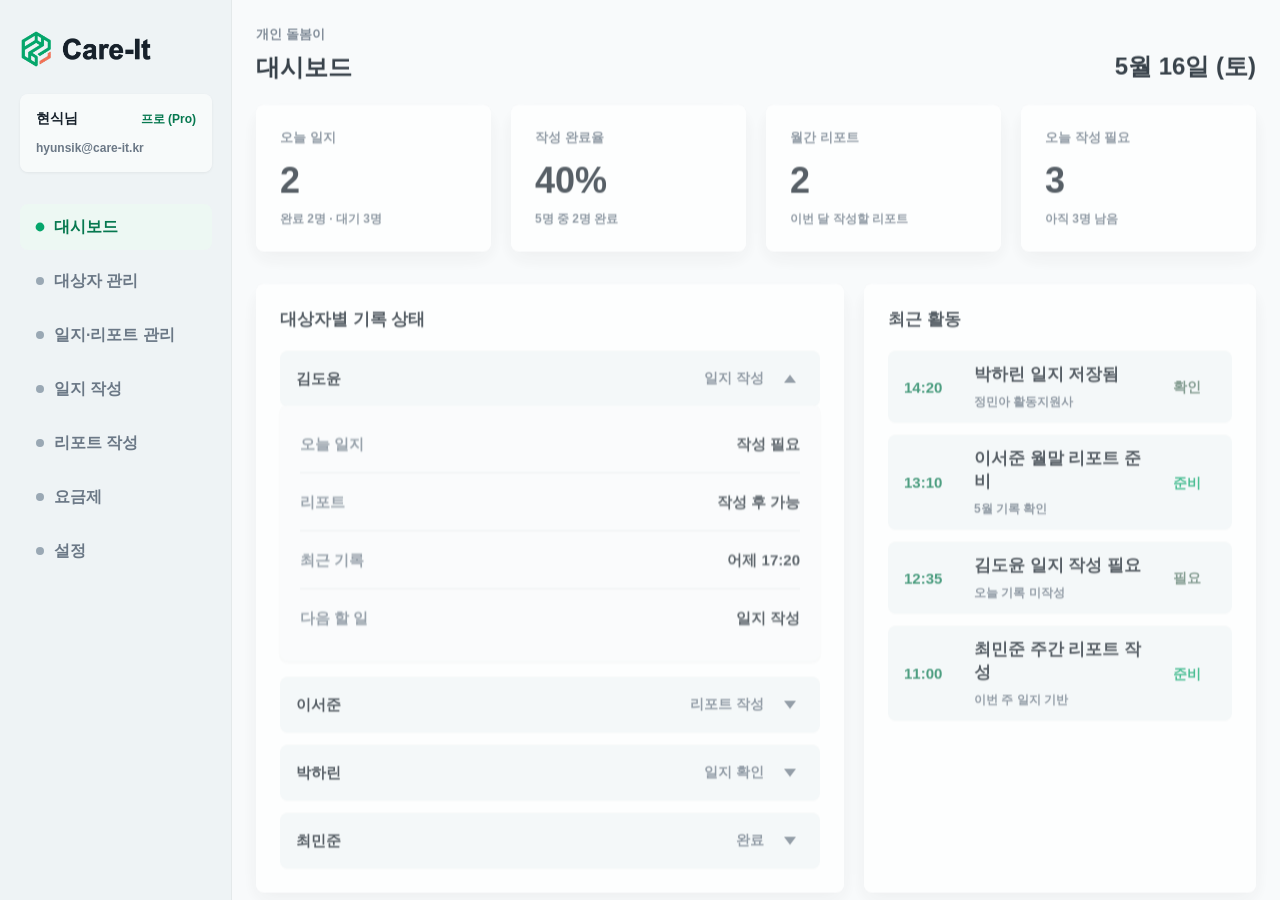
<file: index.html>
<!doctype html>
<html lang="ko">
  <head>
    <meta charset="UTF-8" />
    <meta http-equiv="refresh" content="0; url=care-it-ui-mockup.html" />
    <meta name="viewport" content="width=device-width, initial-scale=1.0" />
    <title>Care-it UI Mockup</title>
  </head>
  <body>
    <p><a href="care-it-ui-mockup.html">Care-it UI Mockup 열기</a></p>
  </body>
</html>
</file>
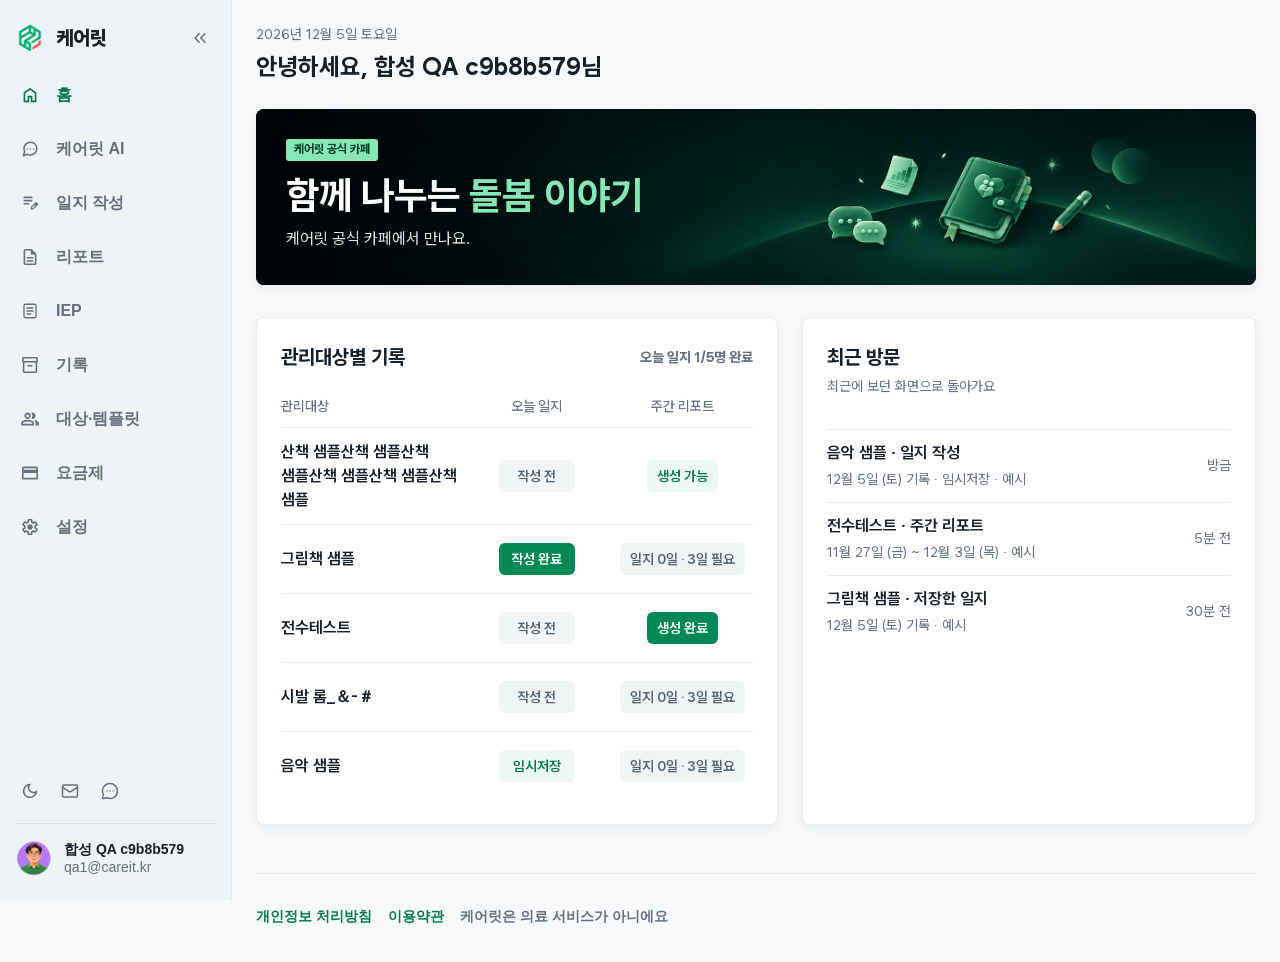
<file: careit-local-mockup/index.html>
<!doctype html>
<html lang="ko" style="--native-text-scale:1">
<head>
  <meta charset="UTF-8">
  <script>document.documentElement.dataset.scalePreview = new URLSearchParams(location.search).get('scale') || ''; document.documentElement.dataset.aiEmbed = new URLSearchParams(location.search).get('aiEmbed') || '';</script>
  <meta name="viewport" content="width=device-width,initial-scale=1">
  <meta name="referrer" content="no-referrer">
  <meta http-equiv="Content-Security-Policy" content="default-src 'self' data: blob:; script-src 'self' 'unsafe-inline'; style-src 'self' 'unsafe-inline'; font-src 'self' data:; img-src 'self' data: blob:; connect-src 'self'; form-action 'none'; object-src 'none'; base-uri 'none'">
  <title>케어릿 · 로컬 UI/UX 목업</title>
  <link rel="icon" href="assets/logo.webp">
  <link rel="stylesheet" href="assets/original.css">
  <link rel="stylesheet" href="mockup.css">
  <link rel="stylesheet" href="assets/live.css">
  <link rel="stylesheet" href="iep.css">
  <link rel="stylesheet" href="quick-check.css">
  <link rel="stylesheet" href="motion.css">
  <!-- 디자인 수정은 이 CSS 또는 mockup.css에서 합니다. 원본 CSS는 보존합니다. -->
  <style id="design-overrides"></style>
</head>
<body data-theme="light">
  <div id="root">
    <div class="app-layout">
      <a class="skip-link" href="#main-content">본문으로 건너뛰기</a>
      <aside class="sidebar" id="app-sidebar">
        <a class="brand" href="#/" data-route="/" aria-label="케어릿 홈"><img class="brand-mark" width="28" height="28" alt="" src="assets/logo.webp"><div><strong>케어릿</strong></div></a>
        <nav aria-label="주요 메뉴">
          <a href="#/" data-route="/" class="active" aria-current="page"><svg viewBox="30 -930 900 900" fill="currentColor" aria-hidden="true"><path d="M240-200h120v-240h240v240h120v-360L480-740 240-560v360Zm-80 80v-480l320-240 320 240v480H520v-240h-80v240H160Zm320-350Z"/></svg><span>홈</span></a>
          <a href="#/ai-chat" data-route="/ai-chat" data-action="ai-toggle" aria-controls="ai-dock" aria-expanded="false"><svg viewBox="0 0 24 24" fill="none" stroke="currentColor" stroke-width="2" stroke-linecap="round" stroke-linejoin="round" aria-hidden="true"><path d="M21 11.5a8.5 8.5 0 0 1-8.5 8.5 9 9 0 0 1-4-.9L3 21l1.9-5.5a9 9 0 0 1-.9-4A8.5 8.5 0 0 1 12.5 3h.5a8.5 8.5 0 0 1 8 8v.5Z"/><path d="M8 12h.01M12.5 12h.01M17 12h.01"/></svg><span>케어릿 AI</span></a>
          <a href="#/journals/new" data-route="/journals/new"><svg viewBox="30 -930 900 900" fill="currentColor" aria-hidden="true"><path d="M160-400v-80h280v80H160Zm0-160v-80h440v80H160Zm0-160v-80h440v80H160Zm360 560v-123l221-220q9-9 20-13t22-4q12 0 23 4.5t20 13.5l37 37q8 9 12.5 20t4.5 22q0 11-4 22.5T863-380L643-160H520Zm300-263-37-37 37 37ZM580-220h38l121-122-18-19-19-18-122 121v38Zm141-141-19-18 37 37-18-19Z"/></svg><span>일지 작성</span></a>
          <a href="#/reports" data-route="/reports"><svg viewBox="30 -930 900 900" fill="currentColor" aria-hidden="true"><path d="M320-240h320v-80H320v80Zm0-160h320v-80H320v80ZM240-80q-33 0-56.5-23.5T160-160v-640q0-33 23.5-56.5T240-880h320l240 240v480q0 33-23.5 56.5T720-80H240Zm280-520v-200H240v640h480v-440H520ZM240-800v200-200 640-640Z"/></svg><span>리포트</span></a>
          <a href="#/iep" data-route="/iep"><svg viewBox="0 0 24 24" fill="none" stroke="currentColor" stroke-width="1.8" stroke-linecap="round" stroke-linejoin="round" aria-hidden="true"><rect x="4" y="3" width="16" height="18" rx="2"/><path d="M8 8h8M8 12h8M8 16h5"/></svg><span>IEP</span></a>
          <a href="#/records" data-route="/records"><svg viewBox="30 -930 900 900" fill="currentColor" aria-hidden="true"><path d="M200-80q-33 0-56.5-23.5T120-160v-451q-18-11-29-28.5T80-680v-120q0-33 23.5-56.5T160-880h640q33 0 56.5 23.5T880-800v120q0 23-11 40.5T840-611v451q0 33-23.5 56.5T760-80H200Zm0-520v440h560v-440H200Zm-40-80h640v-120H160v120Zm200 280h240v-80H360v80Zm120 20Z"/></svg><span>기록</span></a>
          <a href="#/recipients" data-route="/recipients"><svg viewBox="30 -930 900 900" fill="currentColor" aria-hidden="true"><path d="M40-160v-112q0-34 17.5-62.5T104-378q62-31 126-46.5T360-440q66 0 130 15.5T616-378q29 15 46.5 43.5T680-272v112H40Zm720 0v-120q0-44-24.5-84.5T666-434q51 6 96 20.5t84 35.5q36 20 55 44.5t19 53.5v120H760ZM360-480q-66 0-113-47t-47-113q0-66 47-113t113-47q66 0 113 47t47 113q0 66-47 113t-113 47Zm400-160q0 66-47 113t-113 47q-11 0-28-2.5t-28-5.5q27-32 41.5-71t14.5-81q0-42-14.5-81T544-792q14-5 28-6.5t28-1.5q66 0 113 47t47 113ZM120-240h480v-32q0-11-5.5-20T580-306q-54-27-109-40.5T360-360q-56 0-111 13.5T140-306q-9 5-14.5 14t-5.5 20v32Zm240-320q33 0 56.5-23.5T440-640q0-33-23.5-56.5T360-720q-33 0-56.5 23.5T280-640q0 33 23.5 56.5T360-560Zm0 320Zm0-400Z"/></svg><span>대상·템플릿</span></a>
          <a href="#/plans" data-route="/plans"><svg viewBox="30 -930 900 900" fill="currentColor" aria-hidden="true"><path d="M880-720v480q0 33-23.5 56.5T800-160H160q-33 0-56.5-23.5T80-240v-480q0-33 23.5-56.5T160-800h640q33 0 56.5 23.5T880-720Zm-720 80h640v-80H160v80Zm0 160v240h640v-240H160Zm0 240v-480 480Z"/></svg><span>요금제</span></a>
          <a href="#/settings" data-route="/settings"><svg viewBox="30 -930 900 900" fill="currentColor" aria-hidden="true"><path d="m370-80-16-128q-13-5-24.5-12T307-235l-119 50L78-375l103-78q-1-7-1-13.5v-27q0-6.5 1-13.5L78-585l110-190 119 50q11-8 23-15t24-12l16-128h220l16 128q13 5 24.5 12t22.5 15l119-50 110 190-103 78q1 7 1 13.5v27q0 6.5-2 13.5l103 78-110 190-118-50q-11 8-23 15t-24 12L590-80H370Zm70-80h79l14-106q31-8 57.5-23.5T639-327l99 41 39-68-86-65q5-14 7-29.5t2-31.5q0-16-2-31.5t-7-29.5l86-65-39-68-99 42q-22-23-48.5-38.5T533-694l-13-106h-79l-14 106q-31 8-57.5 23.5T321-633l-99-41-39 68 86 64q-5 15-7 30t-2 32q0 16 2 31t7 30l-86 65 39 68 99-42q22 23 48.5 38.5T427-266l13 106Zm42-180q58 0 99-41t41-99q0-58-41-99t-99-41q-59 0-99.5 41T342-480q0 58 40.5 99t99.5 41Zm-2-140Z"/></svg><span>설정</span></a>
        </nav>
        <div class="sidebar-tools"><button class="icon-button" aria-label="다크 모드로 변경" data-tooltip="다크 모드로 변경" data-action="theme"><svg viewBox="30 -930 900 900" fill="currentColor" aria-hidden="true"><path d="M480-120q-150 0-255-105T120-480q0-150 105-255t255-105q14 0 27.5 1t26.5 3q-41 29-65.5 75.5T444-660q0 90 63 153t153 63q55 0 101-24.5t75-65.5q2 13 3 26.5t1 27.5q0 150-105 255T480-120Zm0-80q88 0 158-48.5T740-375q-20 5-40 8t-40 3q-123 0-209.5-86.5T364-660q0-20 3-40t8-40q-78 32-126.5 102T200-480q0 116 82 198t198 82Zm-10-270Z"/></svg></button><a aria-label="쿠폰함" data-tooltip="쿠폰함" class="icon-button" href="#/coupons" data-route="/coupons"><svg xmlns="http://www.w3.org/2000/svg" viewBox="0 0 24 24" fill="none" stroke="currentColor" stroke-width="2" stroke-linecap="round" stroke-linejoin="round" aria-hidden="true"><rect width="20" height="16" x="2" y="4" rx="2"/><path d="m22 7-8.97 5.7a1.94 1.94 0 0 1-2.06 0L2 7"/></svg></a><a aria-label="케어릿 공식 카페 (새 창)" data-tooltip="케어릿 공식 카페" class="icon-button" href="https://cafe.naver.com/careitofficial" target="_blank" rel="noopener noreferrer"><svg xmlns="http://www.w3.org/2000/svg" viewBox="0 0 24 24" fill="none" stroke="currentColor" stroke-width="2" stroke-linecap="round" stroke-linejoin="round" aria-hidden="true"><path d="M2.992 16.342a2 2 0 0 1 .094 1.167l-1.065 3.29a1 1 0 0 0 1.236 1.168l3.413-.998a2 2 0 0 1 1.099.092 10 10 0 1 0-4.777-4.719"/><path d="M8 12h.01"/><path d="M12 12h.01"/><path d="M16 12h.01"/></svg></a></div>
        <a class="account-summary" href="#/settings" data-route="/settings" aria-label="계정 설정, 합성 QA c9b8b579"><span class="avatar" aria-hidden="true">합</span><div><strong>합성 QA c9b8b579</strong><span>qa1@careit.kr</span></div></a>
      </aside>
      <a class="brand mobile-header-brand" href="#/" data-route="/"><img class="brand-mark" width="28" height="28" alt="" src="assets/logo.webp"><div><strong>케어릿</strong></div></a>
      <button class="nav-handle" aria-label="메뉴 접기" title="메뉴 접기" aria-controls="app-sidebar" aria-expanded="true" data-action="sidebar"><svg class="nav-handle-chevron" viewBox="0 0 24 24" fill="none" stroke="currentColor" stroke-width="1.8" stroke-linecap="round" stroke-linejoin="round" aria-hidden="true"><path d="m11 17-5-5 5-5m7 10-5-5 5-5"/></svg><svg class="nav-handle-hamburger" viewBox="0 0 24 24" fill="none" stroke="currentColor" stroke-width="1.8" stroke-linecap="round" aria-hidden="true"><path d="M4 6h16M4 12h16M4 18h16"/></svg></button>
      <aside id="ai-dock" aria-label="케어릿 AI 대화" hidden><header class="ai-dock-header"><strong>케어릿 AI</strong><button type="button" data-action="ai-close" aria-label="케어릿 AI 닫기"><svg viewBox="0 0 24 24" fill="none" stroke="currentColor" stroke-width="2" stroke-linecap="round" aria-hidden="true"><path d="M18 6 6 18M6 6l12 12"/></svg></button></header><div id="ai-dock-content"></div></aside>
      <div class="ai-dock-resizer" data-ai-resize role="separator" aria-label="대화창 너비 조절" aria-orientation="vertical" aria-controls="ai-dock" aria-valuemin="320" tabindex="0" hidden></div>
      <button class="ai-dock-launcher" type="button" data-action="ai-toggle" aria-controls="ai-dock" aria-expanded="false" aria-label="케어릿 AI 열기"><svg viewBox="0 0 24 24" fill="none" stroke="currentColor" stroke-width="2" stroke-linecap="round" stroke-linejoin="round" aria-hidden="true"><path d="M21 11.5a8.5 8.5 0 0 1-8.5 8.5 9 9 0 0 1-4-.9L3 21l1.9-5.5a9 9 0 0 1-.9-4A8.5 8.5 0 0 1 12.5 3h.5a8.5 8.5 0 0 1 8 8v.5Z"/><path d="M8 12h.01M12.5 12h.01M17 12h.01"/></svg></button>
      <main id="main-content" tabindex="-1"><div class="app-content"><div id="screen"></div>
        <footer class="site-footer"><div class="site-footer-row"><a href="#/privacy">개인정보 처리방침</a><a href="#/terms">이용약관</a><a href="#/settings/licenses" data-settings-license hidden>오픈소스 라이선스</a><a href="https://app.careit.kr/billing-guide" data-billing-guide hidden>결제·환불 안내</a><span>케어릿은 의료 서비스가 아니에요</span></div><address id="site-footer-business" class="site-footer-business" hidden><span>케어릿 · 공동대표 김현식 · 김도윤 · 사업자등록번호 447-29-02187 · 통신판매업 신고 2026-수원영통-1232(경기도 수원시 영통구) · <a href="https://www.ftc.go.kr/bizCommPop.do?wrkr_no=4472902187" target="_blank" rel="noreferrer">사업자정보 확인</a></span><span>경기도 수원시 영통구 광교마을로 156, 4007동 1404호(하동, 광교 더 포레스트) · <a href="tel:01056509628">010-5650-9628</a> · <a href="mailto:support@careit.kr" aria-label="문의 이메일 support@careit.kr">support@careit.kr</a></span></address></footer>
      </div></main>
    </div>
  </div>

  <!-- Lucide Pencil · ISC License · assets/LUCIDE-LICENSE.txt -->
  <template id="journal-title-edit-icon">
<svg aria-hidden="true" focusable="false"
  xmlns="http://www.w3.org/2000/svg"
  width="24"
  height="24"
  viewBox="0 0 24 24"
  fill="none"
  stroke="currentColor"
  stroke-width="2"
  stroke-linecap="round"
  stroke-linejoin="round"
>
  <path d="M21.174 6.812a1 1 0 0 0-3.986-3.987L3.842 16.174a2 2 0 0 0-.5.83l-1.321 4.352a.5.5 0 0 0 .623.622l4.353-1.32a2 2 0 0 0 .83-.497z" />
  <path d="m15 5 4 4" />
</svg>
  </template>

  <!-- 화면별 HTML: 아래 template 안의 문구와 구조를 직접 수정할 수 있습니다. -->
  <template id="page-ai-chat" data-path="/ai-chat">
    <section class="page ai-chat-page">
      <div class="ai-chat-workspace">
        <div class="ai-chat-main" id="ai-chat-main">
          <div class="ai-local-controls" data-ai-local-controls hidden></div>
          <div class="ai-chat-conversation" data-ai-chat-content></div>
          <form class="ai-chat-composer" id="ai-chat-form"><div class="ai-chat-attachments" data-ai-attachments hidden></div><div class="ai-chat-input-row"><input id="ai-chat-files" type="file" multiple hidden><button class="ai-chat-attach" type="button" data-action="ai-chat-menu" aria-label="첨부 및 사용량" aria-haspopup="dialog" aria-expanded="false"><svg viewBox="0 0 24 24" fill="none" stroke="currentColor" stroke-width="2" stroke-linecap="round" aria-hidden="true"><path d="M12 5v14M5 12h14"/></svg></button><label class="sr-only" for="ai-chat-input">메시지</label><textarea id="ai-chat-input" rows="1" maxlength="2000" placeholder="무엇이든 물어보세요"></textarea><button class="ai-chat-send" type="submit" aria-label="메시지 보내기"><svg viewBox="0 0 24 24" fill="none" stroke="currentColor" stroke-width="2" stroke-linecap="round" stroke-linejoin="round" aria-hidden="true"><path d="M12 19V5m-6 6 6-6 6 6"/></svg></button></div></form>
        </div>
        <div class="ai-chat-resizer" data-ai-resize role="separator" aria-label="대화창 너비 조절" aria-orientation="vertical" aria-controls="ai-chat-main" aria-valuemin="320" tabindex="0" hidden></div>
        <aside class="ai-chat-preview" aria-label="작업 미리보기" hidden></aside>
      </div>
    </section>
  </template>
  <template id="page-iep" data-path="/iep"><section class="page iep-page" aria-label="IEP 월간 실행 계획"></section></template>
  <template id="page-home" data-path="/">
    <section class="page home-page">
      <header class="page-header home-header"><div><p class="page-kicker">2026년 11월 8일 일요일</p><h1>안녕하세요, 합성 QA c9b8b579님</h1></div></header>
      <section class="home-announcement" aria-labelledby="home-announcement-title">
        <a class="home-announcement-link" href="https://cafe.naver.com/careitofficial" target="_blank" rel="noopener noreferrer" aria-label="케어릿 공식 카페에서 만나요. 새 창 열림">
          <picture class="home-announcement-background" aria-hidden="true">
            <source media="(max-width: 700px)" srcset="assets/careit-home-banner-muted-mobile.png">
            <img src="assets/careit-home-banner-muted.png" alt="">
          </picture>
          <div class="home-announcement-copy">
            <span class="home-announcement-kicker">케어릿 공식 카페</span>
            <h2 id="home-announcement-title">함께 나누는 <span>돌봄 이야기</span></h2>
            <p>케어릿 공식 카페에서 만나요.</p>
          </div>
        </a>
      </section>
      <div class="home-workspace-grid">
        <section class="home-widget home-today" aria-labelledby="home-today-title">
          <header class="home-widget-header"><h2 id="home-today-title">관리대상별 기록</h2><p data-home-today-summary></p></header>
          <div class="home-today-list" data-home-today-list></div>
        </section>
        <section class="home-widget home-reports" aria-labelledby="home-reports-title">
          <header class="home-widget-header"><div><h2 id="home-reports-title">최근 방문</h2><p>최근에 보던 화면으로 돌아가요</p></div></header>
          <div class="home-report-list" data-home-reports></div>
        </section>
      </div>
    </section>
  </template>

  <template id="page-journal" data-path="/journals/new">
    <section class="page journal-page"><header class="page-header"><div><h1>오늘의 일지 작성</h1></div></header>
      <section class="journal-toolbar" aria-label="일지 대상과 기록 선택">
        <label class="field"><span>관리대상</span><div class="dropdown"><button type="button" class="dropdown-trigger" aria-haspopup="listbox" aria-expanded="false" aria-label="관리대상" data-options="recipients"><span>산책 샘플</span></button></div></label>
        <label class="field"><span>템플릿</span><div class="dropdown"><button type="button" class="dropdown-trigger" aria-haspopup="listbox" aria-expanded="false" aria-label="템플릿" data-options="journal-templates"><span>일지 템플릿 1</span></button></div></label>
        <label class="field"><span>작성 날짜</span><div class="datefield"><button type="button" class="datefield-trigger" aria-haspopup="dialog" aria-expanded="false" aria-label="작성 날짜" data-action="date"><span>2026년 11월 8일</span><svg viewBox="30 -930 900 900" fill="currentColor" aria-hidden="true"><path d="M200-80q-33 0-56.5-23.5T120-160v-560q0-33 23.5-56.5T200-800h40v-80h80v80h320v-80h80v80h40q33 0 56.5 23.5T840-720v560q0 33-23.5 56.5T760-80H200Zm0-80h560v-400H200v400Zm0-480h560v-80H200v80Zm0 0v-80 80Z"/></svg></button></div></label>
      </section>
      <section class="journal-card journal-quick-check-card" aria-labelledby="quick-check-title"><div class="journal-quick-check-heading"><div><h2 id="quick-check-title" tabindex="-1">퀵체크</h2></div></div><fieldset class="journal-quick-checks" data-quick-checks></fieldset></section>
      <section class="journal-card journal-memo-card" aria-labelledby="journal-memo-title"><div class="journal-quick-check-heading"><h2 id="journal-memo-title">일지 기록</h2></div><div class="journal-memo-fields">
        <div class="field"><input type="hidden" id="journal-field-label-memo" class="journal-inline-title-input" value="자유 메모"><div class="field-heading"><label for="journal-raw">자유 메모</label><small class="field-limit" id="journal-raw-limit">0/1,000자</small></div><textarea id="journal-raw" rows="4" maxlength="1000" aria-describedby="journal-raw-limit"></textarea></div>
        <div class="field"><input type="hidden" id="journal-field-label-socialEmotional" class="journal-inline-title-input" value="사회 · 정서"><div class="field-heading"><label for="journal-finalSocialEmotional">사회 · 정서</label><small class="field-limit" id="journal-finalSocialEmotional-limit">0/500자</small></div><textarea id="journal-finalSocialEmotional" rows="4" maxlength="500" aria-describedby="journal-finalSocialEmotional-limit"></textarea></div>
        <div class="field"><input type="hidden" id="journal-field-label-learningActivity" class="journal-inline-title-input" value="학습 · 활동"><div class="field-heading"><label for="journal-finalLearningActivity">학습 · 활동</label><small class="field-limit" id="journal-finalLearningActivity-limit">0/500자</small></div><textarea id="journal-finalLearningActivity" rows="4" maxlength="500" aria-describedby="journal-finalLearningActivity-limit"></textarea></div>
        <div class="field"><input type="hidden" id="journal-field-label-healthSafety" class="journal-inline-title-input" value="건강 · 안전"><div class="field-heading"><label for="journal-finalHealthSafety">건강 · 안전</label><small class="field-limit" id="journal-finalHealthSafety-limit">0/500자</small></div><textarea id="journal-finalHealthSafety" rows="4" maxlength="500" aria-describedby="journal-finalHealthSafety-limit"></textarea></div>
        <div class="field"><input type="hidden" id="journal-field-label-specialNotes" class="journal-inline-title-input" value="특이사항"><div class="field-heading"><label for="journal-finalSpecialNotes">특이사항</label><small class="field-limit" id="journal-finalSpecialNotes-limit">0/500자</small></div><textarea id="journal-finalSpecialNotes" rows="4" maxlength="500" aria-describedby="journal-finalSpecialNotes-limit"></textarea></div>
      </div></section>
      <div class="journal-actions"><div class="journal-save-info"><strong data-journal-save-title>일지 저장 전</strong><span data-draft-status role="status" aria-live="polite">작성 내용은 이 브라우저에 자동 보관돼요.</span></div><div><button class="button primary" type="button" data-action="save-journal">일지 저장</button></div></div>
    </section>
  </template>

  <template id="page-reports" data-path="/reports">
    <section class="page reports-page"><header class="page-header"><div><h1>리포트</h1></div></header><section class="report-generation-card" aria-labelledby="report-generation-title"><div class="report-generation-fields"><div class="report-generation-field report-recipient-info"><h2 id="report-recipient-title">관리대상</h2><div class="dropdown"><button type="button" class="dropdown-trigger" aria-haspopup="listbox" aria-expanded="false" aria-label="관리대상" data-options="recipients"><span>산책 샘플</span></button></div></div><div class="report-generation-field"><div class="report-template-heading"><h2 id="report-generation-title">리포트 채점 기준</h2><p class="report-template-summary" data-report-template-summary>영역 5개 · 문항 59개</p></div><div class="dropdown"><button type="button" class="dropdown-trigger" aria-haspopup="listbox" aria-expanded="false" aria-label="리포트 채점 템플릿" data-options="report-templates"><span>누리과정</span></button></div></div><div class="report-generation-field"><div class="report-template-heading report-period-heading"><h2>리포트 기간</h2></div><div class="datefield"><button type="button" class="datefield-trigger" aria-haspopup="dialog" aria-expanded="false" aria-label="생성 기간" data-action="date" data-date-range="report"><span>날짜 선택</span><svg viewBox="30 -930 900 900" fill="currentColor" aria-hidden="true"><path d="M200-80q-33 0-56.5-23.5T120-160v-560q0-33 23.5-56.5T200-800h40v-80h80v80h320v-80h80v80h40q33 0 56.5 23.5T840-720v560q0 33-23.5 56.5T760-80H200Zm0-80h560v-400H200v400Zm0-480h560v-80H200v80Zm0 0v-80 80Z"/></svg></button></div></div></div></section><section class="stored-reports" aria-label="저장된 리포트"><div class="reports-layout"><section class="empty-state"><h2>선택한 기간의 리포트가 없어요</h2><p>다른 기간을 선택하거나 새 리포트를 생성해 주세요.</p></section></div></section><div class="report-recipient-change"><button class="button primary" type="button" aria-busy="false" data-action="generate-report" disabled>리포트 생성</button></div></section>
  </template>

  <template id="page-records" data-path="/records">
    <section class="page records-page"><header class="page-header records-header"><div><h1>기록</h1></div></header>
      <section class="records-date-filter" aria-label="기록 필터">
        <div class="records-date-filter-fields">
          <div class="records-date-filter-field"><span>관리대상</span><div class="dropdown"><button type="button" class="dropdown-trigger" aria-haspopup="listbox" aria-expanded="false" aria-label="관리대상" data-options="recipients"><span>산책 샘플</span></button></div></div>
          <div class="records-date-filter-field"><div class="records-filter-heading"><span>기록 종류</span></div><div class="dropdown"><button type="button" class="dropdown-trigger" aria-haspopup="listbox" aria-expanded="false" aria-label="기록 종류" data-options="record-types"><span>일지</span></button></div></div>
          <div class="records-date-filter-field"><div class="records-filter-heading"><span>기간</span><button type="button" class="button tertiary" data-action="reset-record-dates" aria-label="기록 기간 초기화" hidden>초기화</button></div><div class="datefield"><button type="button" class="datefield-trigger" aria-haspopup="dialog" aria-expanded="false" aria-label="기간" data-action="date" data-date-range><span>날짜 선택</span><svg viewBox="30 -930 900 900" fill="currentColor" aria-hidden="true"><path d="M200-80q-33 0-56.5-23.5T120-160v-560q0-33 23.5-56.5T200-800h40v-80h80v80h320v-80h80v80h40q33 0 56.5 23.5T840-720v560q0 33-23.5 56.5T760-80H200Zm0-80h560v-400H200v400Zm0-480h560v-80H200v80Zm0 0v-80 80Z"/></svg></button></div></div>
        </div>
      </section>
      <div class="record-list" aria-label="일지 목록" data-record-list></div>
    </section>
  </template>

  <template id="page-recipients" data-path="/recipients">
    <section class="page recipients-page"><header class="page-header recipients-page-header"><div><h1>대상·템플릿</h1></div></header>
      <div class="record-tabs" aria-label="대상·템플릿 구분"><button type="button" aria-pressed="true" data-recipient-tab="recipients">관리대상</button><button type="button" aria-pressed="false" data-recipient-tab="journal">일지 템플릿</button><button type="button" aria-pressed="false" data-recipient-tab="report">리포트 템플릿</button></div>
      <dialog class="recipient-detail-dialog recipient-form-dialog" aria-labelledby="recipient-form-title">
        <div class="recipient-detail-header"><h2 id="recipient-form-title">관리대상 추가하기</h2><button class="recipient-form-close" type="button" data-action="cancel-recipient" aria-label="닫기" title="닫기"><svg viewBox="0 0 24 24" fill="none" stroke="currentColor" stroke-width="2" stroke-linecap="round" aria-hidden="true"><path d="M18 6 6 18M6 6l12 12"/></svg></button></div>
        <form id="recipient-form" class="recipient-detail-form" novalidate><div class="recipient-detail-body"><div class="recipient-detail-content"><div class="recipient-form-grid">
          <div class="field"><span class="field-heading"><label for="recipient-name">별명</label><small class="field-limit" id="recipient-name-limit">0/20자</small></span><input id="recipient-name" required maxlength="20" autocomplete="off" aria-describedby="recipient-name-limit" placeholder="이름 대신 별명을 사용하는 것을 더 추천해요"></div></div>
          <div class="recipient-detail-templates"><label class="field"><span>일지 템플릿</span><div class="dropdown"><button id="recipient-journal-template" class="dropdown-trigger" type="button" data-options="recipient-form-journal" data-value="0" aria-haspopup="listbox" aria-expanded="false" aria-label="새 대상 일지 템플릿"><span></span></button></div></label><label class="field"><span>리포트 템플릿</span><div class="dropdown"><button id="recipient-report-template" class="dropdown-trigger" type="button" data-options="recipient-form-report" data-value="누리과정" aria-haspopup="listbox" aria-expanded="false" aria-label="새 대상 리포트 템플릿"><span>누리과정</span></button></div></label></div>
        </div></div><footer class="recipient-detail-footer"><button class="button secondary" type="button" data-action="cancel-recipient" data-recipient-cancel>취소</button><div class="recipient-manage-actions"><button class="button tertiary" type="button" data-action="form-toggle-recipient" hidden>비활성화</button><button class="button danger" type="button" data-action="delete-recipient" hidden>삭제</button></div><div class="recipient-detail-save"><button class="button primary" type="submit">추가하기</button></div></footer></form>
      </dialog>
      <section data-recipient-content></section>
      <nav class="recipient-common-actions" aria-labelledby="recipient-common-heading" hidden>
        <h2 id="recipient-common-heading">공통 템플릿</h2>
        <button type="button" data-action="common-edit" data-kind="journal" aria-labelledby="common-journal-title" aria-describedby="common-journal-description">
          <span><span class="recipient-common-title" id="common-journal-title">일지 공통 템플릿</span><span class="recipient-common-description" id="common-journal-description">공통으로 사용할 일지 양식을 만들고 편집해요.</span></span>
          <svg viewBox="0 0 24 24" fill="none" stroke="currentColor" stroke-width="2" stroke-linecap="round" stroke-linejoin="round" aria-hidden="true"><path d="m9 5 7 7-7 7"/></svg>
        </button>
        <button type="button" data-action="common-edit" data-kind="report" aria-labelledby="common-report-title" aria-describedby="common-report-description">
          <span><span class="recipient-common-title" id="common-report-title">리포트 공통 템플릿</span><span class="recipient-common-description" id="common-report-description">공통으로 사용할 관찰 영역과 문항을 편집해요.</span></span>
          <svg viewBox="0 0 24 24" fill="none" stroke="currentColor" stroke-width="2" stroke-linecap="round" stroke-linejoin="round" aria-hidden="true"><path d="m9 5 7 7-7 7"/></svg>
        </button>
      </nav>
      <dialog class="recipient-detail-dialog" id="recipient-dialog" aria-labelledby="recipient-detail-title"><div class="recipient-detail-header"><h2 id="recipient-detail-title">산책 샘플 상세</h2><button class="recipient-form-close" type="button" data-action="close-recipient" aria-label="닫기" title="닫기"><svg viewBox="0 0 24 24" fill="none" stroke="currentColor" stroke-width="2" stroke-linecap="round" aria-hidden="true"><path d="M18 6 6 18M6 6l12 12"/></svg></button></div><div class="recipient-detail-body"><section class="recipient-detail-overview" aria-label="기록 현황"><div class="recipient-detail-overview-summary"><dl class="recipient-detail-overview-stats"><div><dt>저장한 일지</dt><dd data-detail-count>11건</dd></div><div><dt>퀵체크</dt><dd>6개</dd></div></dl><p>저장한 일지와 퀵체크 수를 확인해요.</p></div><div class="recipient-detail-overview-actions"><a class="button tertiary" href="#/settings/configuration">일지 편집</a><button class="button tertiary" type="button" data-action="edit-recipient">정보 수정</button></div></section><div class="recipient-detail-content"><section class="recipient-detail-report-scoring" aria-labelledby="recipient-report-scoring-title"><div><h3 id="recipient-report-scoring-title">리포트 관찰 기준</h3><p id="recipient-report-scoring-description">리포트에 쓰는 영역명과 문항을 대상별로 관리해요.</p></div><button class="button tertiary" type="button" data-action="scoring" aria-describedby="recipient-report-scoring-description">관찰 문항 관리</button></section><dl class="recipient-detail-list"><div><dt>연령대</dt><dd data-detail-age>미설정</dd></div><div><dt>활성 상태</dt><dd data-detail-active>활성화</dd></div></dl><section class="recipient-detail-activity" aria-label="비활성화"><p>홈과 기록 작성 목록에서 제외돼요. 기존 일지와 리포트는 보관되며, 여기에서 다시 활성화할 수 있어요.</p><button id="recipient-detail-activity-toggle" class="button tertiary" type="button" data-action="toggle-recipient">비활성화</button></section></div></div></dialog>
    </section>
  </template>

  <template id="checkout-policy-template">
    <h3>환불 기준</h3>
    <p>결제 후 7일 이내에 유료 기능을 사용하지 않았다면 전액 환불해요. 유료 기능을 사용했거나 7일이 지난 경우에는 단순 변심에 따른 중도 환불을 제공하지 않는 기준이에요.</p>
    <p>다만 중복 결제, 표시·광고 또는 계약과 다른 제공, 회사의 귀책사유와 관계 법령에 따른 환불은 별도로 처리해요. 이 안내가 법령상 청약철회·해지·환불 권리를 제한하지는 않아요.</p>
    <p>환불은 원 결제수단으로 진행하며 완료 시점은 결제수단에 따라 달라요. 일반적인 환불 판단에는 최소한의 결제·기능 사용 기록만 확인하고 일지·리포트 본문은 열람하지 않아요.</p>
    <p>팀은 결제자가 요청하며, 환불이 완료되면 결제자와 팀원의 유료 기능이 종료돼요. 자동갱신 해지만 신청하면 이미 결제한 이용기간까지 계속 이용할 수 있어요.</p>
    <h3>환불 문의</h3><p><a href="mailto:support@careit.kr">support@careit.kr</a>로 문의해 주세요. 카드번호·일지·진단서 등은 보내지 않아도 돼요.</p>
    <details class="checkout-full-terms"><summary>이용약관 전문</summary><h3>제1조 목적</h3>
<p>이 약관은 케어릿(이하 "회사")이 제공하는 케어릿 서비스의 이용 조건과 회사 및 이용자의 권리·의무를 정합니다.</p>
<h3>제2조 서비스</h3>
<p>케어릿은 관리대상별 돌봄 기록 작성·조회, 요약, 리포트 및 이에 부수하는 기능을 제공합니다. 회사는 서비스 화면이나 별도 안내를 통해 기능별 이용 조건을 알릴 수 있습니다.</p>
<h3>제3조 비의료 서비스와 AI 기능</h3>
<p>케어릿은 의료기관이 아니며 의료적 진단, 처방, 치료 판단 또는 공식 의료기록을 제공하거나 대신하지 않습니다. AI 기능은 이용자가 작성한 기록을 정리하거나 요약하는 보조 기능입니다. 이용자는 AI 결과를 의료적 판단의 근거로 사용해서는 안 되며, 저장하거나 활용하기 전에 원문과 함께 확인해야 합니다.</p>
<h3>제4조 계정과 관리대상 정보</h3>
<p>이용자는 자신의 계정을 안전하게 관리하고, 정확한 정보를 제공해야 합니다. 계정의 공유·양도, 타인의 계정 사용, 서비스 운영 방해 행위는 금지됩니다.</p>
<p>이용자는 관리대상에 관한 정보를 입력하기 전에 그 정보를 입력할 정당한 권한 또는 필요한 동의를 갖추어야 합니다. 회사는 법령 위반, 권리 침해 또는 보안 문제가 합리적으로 의심되는 경우 필요한 설명을 요청하거나 해당 정보·계정의 이용을 제한할 수 있습니다.</p>
<p>이 조항은 회사에 적용되는 개인정보 보호 관련 법령상 의무를 제한하지 않습니다.</p>
<h3>제5조 요금제와 팀 플랜</h3>
<p>현재 케어릿은 무료 요금제만 제공합니다. 플러스와 팀 플랜의 신청과 결제는 준비 중이며, 유료 서비스 개시일은 서비스 안에서 별도로 안내합니다. 아래 유료 요금제의 기능과 가격은 개시 후 적용될 예정인 기준으로, 현재는 신청하거나 결제할 수 없습니다.</p>
<p>유료 서비스 개시 후 팀 플랜의 결제자는 최대 2명을 팀원으로 초대할 수 있습니다. 팀원은 각자 자신의 관리대상·일지·리포트를 이용하며, 팀원끼리는 서로의 기록을 볼 수 없습니다. 결제자는 팀 운영에 필요한 범위에서 팀원의 이름과 이메일 주소를 볼 수 있습니다.</p>
<p>유료 서비스 개시 후 회사는 요금제의 기능·이용 한도·가격을 변경할 수 있습니다. 정기결제 금액이 오르거나 무상 이용을 유료 정기결제로 전환하는 경우에는 관계 법령에 따라 필요한 사전 고지와 동의를 받습니다.</p>
<h3>제6조 결제와 자동갱신</h3>
<p>현재 유료 요금제의 신청·결제 및 자동갱신은 제공하지 않습니다. 유료 서비스 개시 후 플러스와 팀 플랜은 월 정기결제 방식으로 제공되며, 이용자는 결제 전에 요금제, 부가가치세를 포함한 결제금액, 다음 결제 예정일, 자동갱신 조건, 해지 방법 및 환불 기준을 확인할 수 있습니다.</p>
<p>유료 서비스 개시 후 유료 플랜은 첫 결제일을 기준으로 매월 같은 날짜에 자동 결제됩니다. 해당 날짜가 없는 달에는 그 달의 마지막 날에 결제될 수 있습니다.</p>
<p>유료 서비스 개시 후 이용자는 서비스에서 제공하는 결제 관리 절차 또는 고객센터를 통해 언제든 다음 결제일부터 자동갱신을 해지할 수 있습니다. 자동갱신을 해지해도 이미 결제한 이용기간의 마지막 날까지 유료 기능을 이용할 수 있습니다. 팀 플랜은 결제자가 해지하면 이용기간 종료일에 결제자와 팀원 모두 무료 요금제로 전환됩니다.</p>
<p>유료 서비스 개시 후 결제수단의 한도 초과, 잔액 부족 또는 이용자 귀책사유로 정기결제가 되지 않은 경우 회사는 결제 전에 안내한 범위에서 재결제를 시도할 수 있습니다. 최종 결제가 되지 않으면 유료 플랜은 종료되고 무료 요금제로 전환될 수 있습니다.</p>
<h3>제7조 청약철회와 환불</h3>
<p>유료 서비스 개시 후 이용자의 청약철회와 환불은 관계 법령 및 결제 전에 안내한 기준에 따릅니다. 현재 유료 결제를 제공하지 않으므로 유료 결제에 따른 청약철회 또는 환불 대상은 없습니다.</p>
<p>유료 서비스 개시 후 회사는 결제 후 7일 이내에 유료 기능을 사용하지 않은 이용자에게 전액을 환불합니다. 유료 기능을 사용했거나 결제 후 7일이 지난 경우에는 단순 변심에 따른 중도 환불을 제공하지 않습니다. 다만, 이용자는 언제든 다음 결제일부터 자동갱신을 해지할 수 있으며, 이미 결제한 이용기간의 마지막 날까지 유료 기능을 이용할 수 있습니다.</p>
<p>유료 기능 사용 여부는 유료 플랜에서만 가능한 기능의 실제 이용 기록으로 판단합니다. 회사는 환불 판단에 필요한 최소한의 결제·기능 사용 기록만 확인하며, 통상적인 환불 판단을 위해 일지나 리포트 내용을 열람하지 않습니다.</p>
<p>중복 결제, 표시·광고 또는 계약 내용과 다르게 제공된 경우, 회사의 귀책사유가 있는 경우 및 관계 법령에 따라 환불 의무가 발생하는 경우에는 법령과 결제수단별 절차에 따라 처리합니다. 환불이 필요한 경우 회사는 관계 법령에서 정한 기간 안에 원 결제수단에 대한 결제 취소 또는 환급 절차를 진행합니다.</p>
<p>유료 서비스 개시 후 팀 플랜의 결제·자동갱신 해지·환불 요청은 결제자만 할 수 있습니다. 팀원은 팀 플랜의 결제 계약 당사자가 아니며, 결제자의 자동갱신 해지 또는 이용기간 종료에 따라 무료 요금제로 전환됩니다. 팀 플랜 환불이 완료되면 결제자와 팀원의 유료 기능은 즉시 종료됩니다.</p>
<h3>제8조 계정 탈퇴와 기록 삭제</h3>
<p>이용자는 서비스에서 제공하는 절차 또는 고객센터를 통해 계정 탈퇴를 신청할 수 있습니다. 유료 서비스 개시 후 유료 플랜을 이용 중인 회원이 탈퇴를 신청하면 다음 결제일부터 자동갱신이 해지되며, 진행 중인 유료 이용기간과 환불은 제7조에 따릅니다.</p>
<p>개인정보의 보관·삭제와 이용자의 권리 행사는 개인정보 처리방침에 따릅니다.</p>
<h3>제9조 이용 제한과 서비스 변경</h3>
<p>회사는 다음 사유가 있는 경우 필요한 범위에서 서비스 이용을 제한하거나 이용계약을 종료할 수 있습니다.</p>
<p>결제수단 도용, 부정결제 또는 요금제 이용 조건 우회가 확인되거나 합리적으로 의심되는 경우</p>
<p>타인의 개인정보 또는 민감정보를 권한 없이 입력·공개하거나 권리 침해 신고가 있는 경우</p>
<p>서비스의 안정성·보안을 해치거나 법령 또는 이 약관을 위반한 경우</p>
<p>시정할 수 있는 사유에는 원칙적으로 사전 안내와 합리적인 시정 기회를 제공합니다. 다만 보안상 긴급하거나 개인정보 침해, 부정결제, 계정 도용이 의심되는 경우에는 필요한 조치를 먼저 하고 이후 안내할 수 있습니다.</p>
<p>회사는 점검, 장애 대응, 보안 조치 또는 운영상 필요에 따라 서비스를 일시 중단하거나 일부 기능을 변경할 수 있습니다. 이용자에게 중요한 영향을 주는 예정된 변경은 사전에 안내합니다. 다만 긴급한 보안 조치나 예측하기 어려운 장애는 사후에 알릴 수 있습니다.</p>
<h3>제10조 책임의 범위</h3>
<p>회사는 관계 법령이 허용하는 범위에서 이용자의 귀책사유, 이용자의 기기·통신 환경, 제3자의 행위 또는 천재지변 등 불가항력으로 발생한 손해에 책임을 지지 않습니다.</p>
<p>무료 서비스는 법령에 별도 규정이 있거나 회사의 고의 또는 중대한 과실이 있는 경우를 제외하고 보상 대상이 아닙니다. 이 조항은 관계 법령상 제한할 수 없는 회사의 책임을 제한하지 않습니다.</p>
<h3>제11조 약관의 변경</h3>
<p>회사가 약관을 변경하는 경우 시행일과 변경 사유를 서비스 안에 알리고, 원칙적으로 시행일 7일 전부터 게시합니다. 이용자에게 불리하거나 중요한 변경은 시행일 30일 전부터 공지와 개별 통지 등 합리적인 방법으로 알립니다.</p>
<p>이용자는 변경 약관에 동의하지 않는 경우 이용계약을 해지할 수 있습니다.</p>
<h3>제12조 문의</h3>
<p>서비스, 결제 및 환불에 관한 문의는 support@careit.kr로 보내시기 바랍니다.</p><p>유료 서비스 개시 후 플러스는 월 14,900원, 팀은 월 39,900원이며 부가가치세가 포함된 금액입니다.</p></details>
  </template>
  <template id="page-plans" data-path="/plans">
    <section class="page pricing-page"><header class="page-header"><div><h1>요금제</h1></div></header><div class="pricing-audience" role="group" aria-label="요금제 종류"><button type="button" class="is-selected" aria-pressed="true">개인</button><button type="button" aria-pressed="false" disabled>비즈니스<span class="pricing-soon">준비 중</span></button></div><ul class="pricing-grid">
      <li class="pricing-card"><div class="pricing-head"><h2>무료</h2><p class="pricing-audience-note">한 명의 돌봄을 기록하는 분</p></div><div class="pricing-price-block"><p class="pricing-price">0원</p><p class="pricing-price-note">모든 사용자 무료</p></div><button type="button" class="button secondary" disabled>무료 요금제</button><ul class="pricing-features"><li><span>돌봄 일지와 퀵체크</span></li><li><span>관리대상 1명</span></li><li><span>하루 일지 1개</span></li><li><span>자유 메모 1,000자 · 영역별 500자</span></li></ul></li>
      <li class="pricing-card"><div class="pricing-head"><h2>플러스</h2><p class="pricing-audience-note">일지와 리포트를 함께 관리하는 분</p></div><div class="pricing-price-block"><p class="pricing-price">월 14,900원</p><p class="pricing-price-note">(VAT 포함 금액)</p></div><a class="button pricing-button--soft" href="#/plans?plan=starter" data-action="plan" data-plan="starter">플러스 선택</a><ul class="pricing-features"><li><span>무료의 모든 기능</span></li><li><span>AI 다듬기 · 대상별 하루 1회</span></li><li><span>주간 리포트와 PDF·Word 내려받기</span></li><li><span>리포트 생성 알림</span></li><li><span>일지 및 리포트 채점 문항 직접 만들기</span></li></ul></li>
      <li class="pricing-card"><div class="pricing-head"><h2>팀</h2><p class="pricing-audience-note">각자의 기록을 따로 관리하는 팀</p></div><div class="pricing-price-block"><p class="pricing-price">월 39,900원</p><p class="pricing-price-note">(VAT 포함 금액)</p></div><a class="button pricing-button--soft" href="#/plans?plan=team" data-action="plan" data-plan="team">팀 선택</a><ul class="pricing-features"><li><span>플러스의 모든 기능을 3명이 각자</span></li><li><span>결제는 1명, 최대 2명 초대</span></li><li><span>관리대상 1인당 최대 5명</span></li><li><span>각자 계정으로 기록은 따로</span></li></ul></li>
    </ul></section>
  </template>

  <template id="page-settings" data-path="/settings">
    <section class="page settings-page"><header class="page-header"><div><h1>설정</h1></div></header><div class="settings-stack"><section class="settings-card settings-account"><h2>계정</h2><dl><div class="account-profile-row"><dt>이름</dt><dd class="account-value"><span data-account-name>합성 QA c9b8b579</span><button class="button tertiary" type="button" data-action="edit-account-name">수정</button></dd></div><div class="account-profile-row"><dt>이메일</dt><dd class="account-value">qa1@careit.kr</dd></div><div><dt>요금제</dt><dd class="account-value" data-account-plan>팀</dd></div><div class="account-invite-row"><dt><label for="account-invite-url">초대 링크</label></dt><dd class="account-value account-invite-value"><div class="account-invite-controls"><input id="account-invite-url" type="text" readonly><button class="button secondary" type="button" data-action="copy-account-invite">복사</button></div></dd></div></dl><div class="account-actions"><div class="account-main-actions"><button class="button secondary" type="button" data-action="account-preview">로그아웃</button></div></div><p role="status"></p><p role="status"></p></section>
      <section class="settings-card settings-security" aria-labelledby="sessions-title"><h2 id="sessions-title">로그인 및 보안</h2><div class="settings-security-row"><div><strong>비밀번호</strong></div><button class="button tertiary" type="button" data-action="password-preview">비밀번호 변경</button><button class="settings-password-mobile" type="button" data-action="password-preview">비밀번호 변경</button></div>
      <section class="social-login-settings" aria-labelledby="social-login-title"><h3 id="social-login-title">간편 로그인</h3><p>연결한 계정으로 케어릿에 로그인할 수 있어요.</p>
        <div class="social-login-row"><div class="social-login-identity"><span class="social-login-icon" aria-hidden="true"><svg viewBox="0 0 24 24"><path fill="#4285F4" d="M23.5 12.3c0-.8-.1-1.6-.2-2.3H12v4.5h6.5a5.6 5.6 0 0 1-2.4 3.6v3h3.9c2.3-2.1 3.5-5.2 3.5-8.8Z"/><path fill="#34A853" d="M12 24c3.2 0 5.9-1.1 7.9-2.9l-3.9-3c-1 .7-2.4 1.1-4 1.1-3.1 0-5.7-2.1-6.6-4.9H1.4v3.1A12 12 0 0 0 12 24Z"/><path fill="#FBBC05" d="M5.4 14.3a7.2 7.2 0 0 1 0-4.6V6.6H1.4a12 12 0 0 0 0 10.8l4-3.1Z"/><path fill="#EA4335" d="M12 4.8c1.8 0 3.4.6 4.6 1.8l3.4-3.4A12 12 0 0 0 1.4 6.6l4 3.1C6.3 6.9 8.9 4.8 12 4.8Z"/></svg></span><div><strong>Google</strong><span data-social-status="google">연결됨</span></div></div><button class="button secondary social-login-action" type="button" data-action="social-link" data-provider="google">연결 해제</button></div>
        <div class="social-login-row"><div class="social-login-identity"><span class="social-login-icon kakao" aria-hidden="true"><svg viewBox="0 0 24 24"><path fill="#000" d="M12 3C6.8 3 2.6 6.3 2.6 10.4c0 2.6 1.7 4.9 4.3 6.2l-1.1 4c-.1.4.3.7.6.5l4.7-3.1c.3 0 .6.1.9.1 5.2 0 9.4-3.3 9.4-7.7S17.2 3 12 3Z"/></svg></span><div><strong>카카오</strong><span data-social-status="kakao">연결되지 않음</span></div></div><button class="button secondary social-login-action" type="button" data-action="social-link" data-provider="kakao">연결</button></div>
      </section><details class="session-details"><summary><span>로그인한 기기 <span data-session-count>5개</span></span></summary><p>최대 5개 기기에서 동시에 로그인할 수 있어요. 5개를 넘으면 가장 오래 쓰지 않은 기기의 로그인이 자동으로 해제돼요.</p><ul class="session-list">
        <li data-session-id="windows-current"><div class="session-info"><div><strong>Chrome · Windows</strong><span class="session-badge">현재 브라우저</span></div><span>로그인 <time>11월 2일 오후 8:06</time></span></div><button class="button secondary" type="button" aria-label="Chrome · Windows 현재 세션 로그아웃" data-action="account-preview">로그아웃</button></li>
        <li data-session-id="mac-1106"><div class="session-info"><div><strong>Chrome · macOS</strong></div><span>로그인 <time>11월 6일 오후 3:01</time></span></div><button class="button secondary" type="button" aria-label="Chrome · macOS 세션 로그아웃" data-action="account-preview">로그아웃</button></li>
        <li data-session-id="android-1103"><div class="session-info"><div><strong>Chrome · Android</strong></div><span>로그인 <time>11월 3일 오후 3:17</time></span></div><button class="button secondary" type="button" aria-label="Chrome · Android 세션 로그아웃" data-action="account-preview">로그아웃</button></li>
        <li data-session-id="mac-1102"><div class="session-info"><div><strong>Chrome · macOS</strong></div><span>로그인 <time>11월 2일 오후 10:56</time></span></div><button class="button secondary" type="button" aria-label="Chrome · macOS 세션 로그아웃" data-action="account-preview">로그아웃</button></li>
        <li data-session-id="windows-1101"><div class="session-info"><div><strong>Chrome · Windows</strong></div><span>로그인 <time>11월 1일 오후 1:56</time></span></div><button class="button secondary" type="button" aria-label="Chrome · Windows 세션 로그아웃" data-action="account-preview">로그아웃</button></li>
      </ul><button class="button secondary" type="button" data-action="account-preview">다른 기기 모두 로그아웃</button></details></section>
      <section class="settings-card settings-consents" aria-labelledby="consent-title">
        <h2 id="consent-title">동의 관리</h2>
        <div class="consent-row">
          <div class="consent-row-heading"><div><h3>마케팅 정보 수신</h3><span class="settings-consent-status" data-marketing-status aria-live="polite">수신 동의하지 않음</span></div><button class="button tertiary" type="button" data-action="marketing-consent" aria-label="마케팅 정보 수신 동의하기">동의하기</button></div>
          <details class="settings-consent-details"><summary>자세히 보기</summary>
            <div class="settings-consent-terms">
              <h4>회원가입용 이메일 마케팅 정보 수신 동의</h4>
              <dl class="settings-terms-list"><div><dt>수집·이용 항목</dt><dd>이메일 주소</dd></div><div><dt>이용 목적</dt><dd>서비스, 요금제, 기능 업데이트, 혜택 및 이벤트 관련 광고성 정보 전송</dd></div><div><dt>보유·이용 기간</dt><dd>마케팅 정보 수신 동의 철회 또는 회원 탈퇴 시까지</dd></div></dl>
              <p>동의를 거부할 권리가 있으며, 동의하지 않아도 서비스 이용에 제한이 없습니다.</p>
              <p>수신 동의는 언제든 이메일 하단의 수신거부 링크 또는 서비스 설정에서 철회할 수 있습니다.</p>
              <p>이메일로 서비스·요금제·혜택·이벤트 등 광고성 정보를 받겠습니다. (선택)</p>
            </div>
          </details>
        </div>
        <div class="consent-row">
          <div class="consent-row-heading"><div><h3>AI 기능 동의</h3><span class="settings-consent-status" data-ai-consent-status aria-live="polite">동의함</span></div><button class="button danger" type="button" data-action="ai-consent" aria-label="AI 기능 철회하기">철회하기</button></div>
          <details class="settings-consent-details"><summary>자세히 보기</summary>
            <div class="settings-consent-terms">
              <h4>AI 기능 이용 동의</h4>
              <p>이 동의는 회원이 AI로 다듬기 또는 주간 리포트 생성을 직접 요청할 때에만 적용됩니다. AI 기능은 돌봄 기록을 보조적으로 정리·요약하는 기능이며, 의료적 진단이나 치료를 위한 기능이 아닙니다. 아래 두 동의 항목은 각각 분리하여 받습니다.</p>
              <h5>1. AI 기능을 위한 민감정보 건강정보 수집 이용 동의</h5>
              <p>동의를 거부할 권리가 있습니다. 동의하지 않아도 직접 일지를 작성·저장하고 퀵체크를 기록할 수 있으나, AI로 다듬기와 AI 기반 주간 리포트 생성 기능은 이용할 수 없습니다.</p>
              <p>회원이 본인이 아닌 관리대상의 기록을 AI 기능에 사용하려는 경우에는, 해당 정보의 AI 처리에 관한 정당한 권한 또는 필요한 동의를 갖추어야 합니다. 관리대상이 만 14세 미만인 경우에는 법정대리인의 동의가 필요합니다.</p>
              <p>AI 기능을 위한 민감정보(건강정보) 수집·이용에 동의합니다. (AI 기능 이용 시 필수)</p>
              <h5>2. AI 기능을 위한 개인정보 국외 이전 동의</h5>
              <p>AI 기능을 위한 개인정보 국외 이전에 동의합니다. (AI 기능 이용 시 필수)</p>
              <dl class="settings-terms-list">
                <div><dt>처리 목적</dt><dd>회원이 요청한 AI 문장 다듬기, 주간 리포트의 문항별 채점 및 기록 변화 요약 생성</dd></div>
                <div><dt>처리 항목</dt><dd>AI로 다듬기에는 회원이 선택한 일지 본문을 사용합니다. 주간 리포트에는 해당 주에 저장된 일지 본문을 사용합니다. 기록 변화 요약에는 해당 주와 바로 이전 주에 저장된 일지 본문을 사용합니다.</dd></div>
                <div><dt>처리 시점</dt><dd>회원이 AI로 다듬기 또는 주간 리포트 생성 버튼을 누른 때</dd></div>
                <div><dt>회사 보유</dt><dd>회사는 AI로 다듬기 요청의 전송 입력 사본, AI가 반환한 결과 및 회원이 저장한 결과를 해당 일지의 AI 다듬기 기록으로 보관합니다. 주간 리포트의 AI 요약·근거 인용은 리포트에 보관합니다. 호출 기록에는 모델명, 토큰 수, 결과 상태, 대상 주·관리대상 정보만 보관하며 일지 본문과 인용문은 저장하지 않습니다. 관련 일지 또는 리포트의 보유·파기 기준은 개인정보처리방침에 따릅니다.</dd></div>
                <div><dt>이전받는 자</dt><dd>Google LLC</dd></div>
                <div><dt>연락처</dt><dd>googlekrsupport@google.com 및 케어릿 고객지원 support@careit.kr</dd></div>
                <div><dt>이전 국가</dt><dd>미국</dd></div>
                <div><dt>이전 시기와 방법</dt><dd>회원이 AI로 다듬기 또는 주간 리포트 생성을 요청한 때, 암호화된 통신을 통해 전송</dd></div>
                <div><dt>이전 항목</dt><dd>위 1항의 AI 기능 처리 항목과 같은 범위의 일지 관련 정보 및 AI가 생성한 결과</dd></div>
                <div><dt>이전 목적</dt><dd>AI 문장 다듬기, 주간 리포트의 문항별 채점 및 기록 변화 요약 생성</dd></div>
                <div><dt>보유·이용 기간</dt><dd>Google Gemini API의 적용 약관과 운영정책에 따라, 전송된 프롬프트·맥락 정보·출력은 서비스 안전성, 오남용 확인 및 법적·규제상 의무 이행을 위해 최대 55일간 보관될 수 있습니다. 케어릿이 보관하는 AI 입력 사본·결과와 리포트는 위 회사 보유 기준과 개인정보처리방침에 따릅니다.</dd></div>
                <div><dt>거부·철회 방법과 영향</dt><dd>동의하지 않으면 AI로 다듬기와 AI 기반 주간 리포트 생성 기능을 이용할 수 없습니다. 이미 동의한 이용자는 support@careit.kr로 철회를 요청할 수 있으며, 철회 후에는 새로운 국외 이전이 중단됩니다. 이미 전송된 정보는 Google의 보유 기간이 끝나기 전에는 즉시 회수 또는 삭제되지 않을 수 있습니다.</dd></div>
              </dl>
            </div>
            <dl data-ai-consent-details><div><dt>동의 상태</dt><dd>동의함</dd></div><div><dt>동의한 시각</dt><dd>11월 1일 오후 2:18</dd></div><div><dt>안내 문구 버전</dt><dd>2026-10-13-ai-consent-3</dd></div></dl>
          </details>
        </div>
      </section>
      <section class="settings-card settings-links" aria-label="안내 및 혜택"><a href="#/notices"><span><strong>공지사항</strong><small>케어릿 소식과 안내를 확인할 수 있어요</small></span></a><a href="#/coupons"><span><strong>쿠폰함</strong><small>받은 쿠폰을 확인하고 사용할 수 있어요</small></span></a></section>
      <section class="settings-card inactive-recipients-card" aria-labelledby="inactive-title" hidden><h2 id="inactive-title" tabindex="-1">비활성화된 관리대상 삭제</h2><p>비활성화된 관리대상만 완전삭제할 수 있어요. 활성 관리대상은 먼저 관리대상 화면에서 비활성화해 주세요.</p><ul class="inactive-recipient-list"><li><strong>이지훈</strong><div class="inactive-recipient-actions"><button class="button primary" type="button" data-action="reactivate">활성화</button><button class="button danger-soft" type="button" data-action="account-preview">완전삭제</button></div></li></ul></section>
      <section class="settings-card" aria-labelledby="account-deletion-title"><h2 id="account-deletion-title">계정 탈퇴</h2><p>탈퇴를 신청하면 모든 기기의 로그인이 즉시 해제돼요. 일지와 리포트는 30일간 휴지통에 보관된 뒤 관리대상과 계정과 함께 완전히 삭제돼요.</p><button class="button danger-soft" type="button" data-action="account-preview">계정 탈퇴</button></section>
    </div></section>
  </template>

  <template id="page-licenses" data-path="/settings/licenses">
    <section class="page licenses-page">
      <a class="back-link" href="#/settings">‹ 설정</a>
      <header class="page-header"><div><h1>오픈소스 라이선스</h1><p>사용한 오픈소스와 라이선스 전문을 확인할 수 있어요.</p></div></header>
      <div class="licenses-list">
        <article class="license-item"><h2>Material Symbols</h2><p>아이콘 · Apache License 2.0 · Google LLC</p><a href="https://github.com/google/material-design-icons" target="_blank" rel="noopener noreferrer">프로젝트 보기</a><details><summary>라이선스 전문 보기</summary><pre data-license-text="material"><a href="assets/MATERIAL-SYMBOLS-LICENSE.txt">라이선스 전문 파일 보기</a></pre></details></article>
        <article class="license-item"><h2>Pretendard</h2><p>글꼴 · SIL Open Font License 1.1 · Kil Hyung-jin 외</p><a href="https://github.com/orioncactus/pretendard" target="_blank" rel="noopener noreferrer">프로젝트 보기</a><details><summary>라이선스 전문 보기</summary><pre data-license-text="pretendard"><a href="assets/Pretendard-OFL.txt">라이선스 전문 파일 보기</a></pre></details></article>
        <article class="license-item"><h2>Wanted Sans</h2><p>글꼴 · SIL Open Font License 1.1 · Wanted Sans Project Authors</p><a href="https://github.com/wanteddev/wanted-sans" target="_blank" rel="noopener noreferrer">프로젝트 보기</a><details><summary>라이선스 전문 보기</summary><pre data-license-text="wanted"><a href="assets/WantedSans-OFL.txt">라이선스 전문 파일 보기</a></pre></details></article>
        <article class="license-item"><h2>Lucide Icons</h2><p>아이콘 · ISC License 및 일부 Feather 아이콘 MIT License</p><a href="https://lucide.dev/license" target="_blank" rel="noopener noreferrer">프로젝트 보기</a><details><summary>라이선스 전문 보기</summary><pre data-license-text="lucide"><a href="assets/LUCIDE-LICENSE.txt">라이선스 전문 파일 보기</a></pre></details></article>
      </div>
      <p class="licenses-live-link">운영 서비스의 웹 라이브러리와 패키지는 <a href="https://app.careit.kr/licenses" target="_blank" rel="noopener noreferrer">케어릿 라이선스 화면</a>에서 확인할 수 있어요.</p>
    </section>
  </template>

  <template id="page-privacy" data-path="/privacy"><section class="page policy-page"><a class="policy-back" href="#/settings">‹ 설정</a><article class="policy-article" data-policy-content="privacy"><a href="https://app.careit.kr/privacy">개인정보처리방침 전문 보기</a></article></section></template>
  <template id="page-terms" data-path="/terms"><section class="page policy-page"><a class="policy-back" href="#/settings">‹ 설정</a><article class="policy-article" data-policy-content="terms"><a href="https://app.careit.kr/terms">이용약관 전문 보기</a></article></section></template>

  <template id="page-invite" data-path="/invite"><section class="page"><header class="page-header"><div><h1>친구 초대</h1></div></header><section class="settings-card"><h2>케어릿에 초대받았어요</h2><p>목업의 초대 링크 예시예요. 실제 가입이나 쿠폰 지급은 진행되지 않아요.</p><a class="button secondary" href="#/settings">설정으로 돌아가기</a></section></section></template>

  <template id="page-coupons" data-path="/coupons">
    <section class="page coupons-page"><header class="page-header"><div><h1>쿠폰함</h1></div></header>
      <div class="record-tabs coupon-tabs" role="group" aria-label="쿠폰 목록"><button type="button" data-action="coupon-tab" data-tab="available" aria-pressed="true">사용 가능</button><button type="button" data-action="coupon-tab" data-tab="history" aria-pressed="false">기간 만료</button></div>
      <div class="coupon-panel" data-coupon-panel="available"><div class="coupon-grid">
        <article class="coupon-card"><div class="coupon-card-main"><h2>케어릿 초대 이벤트 1차 쿠폰</h2><p>플러스 7일 이용권</p></div><div class="coupon-card-meta"><span>사용 기한: 발급일로부터 3개월</span><button type="button" class="button tertiary" data-action="coupon-preview" data-coupon="초대한 분 보상 · 플러스 7일 이용권">사용하기</button></div></article>
        <article class="coupon-card"><div class="coupon-card-main"><h2>케어릿 초대 이벤트 2차 쿠폰</h2><p>플러스 7일 이용권</p></div><div class="coupon-card-meta"><span>사용 기한: 발급일로부터 3개월</span><button type="button" class="button tertiary" data-action="coupon-preview" data-coupon="초대한 분 보상 · 플러스 7일 이용권">사용하기</button></div></article>
        <article class="coupon-card"><div class="coupon-card-main"><h2>케어릿 초대 이벤트 3차 쿠폰</h2><p>플러스 14일 이용권</p></div><div class="coupon-card-meta"><span>사용 기한: 발급일로부터 3개월</span><button type="button" class="button tertiary" data-action="coupon-preview" data-coupon="초대한 분 보상 · 플러스 14일 이용권">사용하기</button></div></article>
        <article class="coupon-card"><div class="coupon-card-main"><h2>플러스 7일 이용권</h2><p>초대받은 분께 드리는 혜택</p></div><div class="coupon-card-meta"><span>사용 기한: 발급일로부터 3개월</span><button type="button" class="button tertiary" data-action="coupon-preview" data-coupon="초대받은 분 보상 · 플러스 7일 이용권">사용하기</button></div></article>
      </div></div>
      <div class="coupon-panel" data-coupon-panel="history" hidden><div class="coupon-grid">
        <article class="coupon-card coupon-card--past"><div class="coupon-card-main"><span class="coupon-status">기간 만료</span><h2>플러스 7일 이용권</h2><p>초대받은 분께 드리는 혜택</p></div><div class="coupon-card-meta"><span>사용 기한: 발급일로부터 3개월</span></div></article>
      </div></div>
    </section>
  </template>

  <template id="page-notifications" data-path="/notifications">
    <section class="page notifications-page"><header class="page-header"><div><h1>알림</h1></div><button class="button secondary" type="button" data-action="read-all" disabled>모두 읽음</button></header><ul class="notification-list">
      <li><div><strong>주간 리포트를 만들 수 있어요.</strong><p>기록이 3일 이상 쌓인 관리대상이 있어요.</p><time>10월 23일 오전 12:05</time></div></li>
      <li><div><strong>주간 리포트가 생성됐어요.</strong><p>새 리포트를 확인해 주세요.</p><time>10월 21일 오후 8:47</time></div><div class="notification-actions"><a class="button tertiary" href="#/reports?recipient=2&amp;report=sample">리포트 보기</a></div></li>
      <li><div><strong>주간 리포트가 생성됐어요.</strong><p>새 리포트를 확인해 주세요.</p><time>10월 4일 오후 7:14</time></div><div class="notification-actions"><a class="button tertiary" href="#/reports?recipient=1&amp;report=sample">리포트 보기</a></div></li>
      <li><div><strong>주간 리포트를 만들 수 있어요.</strong><p>기록이 3일 이상 쌓인 관리대상이 있어요.</p><time>10월 4일 오후 7:05</time></div></li>
      <li><div><strong>주간 리포트가 생성됐어요.</strong><p>새 리포트를 확인해 주세요.</p><time>10월 2일 오후 9:45</time></div><div class="notification-actions"><a class="button tertiary" href="#/reports?recipient=0&amp;report=sample">리포트 보기</a></div></li>
      <li><div><strong>주간 리포트가 생성됐어요.</strong><p>새 리포트를 확인해 주세요.</p><time datetime="2026-09-20T04:53:02.369Z">9월 20일 오후 1:53</time></div><div class="notification-actions"><a class="button tertiary" href="#/reports?report=sample">리포트 보기</a></div></li>
      <li><div><strong>주간 리포트가 생성됐어요.</strong><p>새 리포트를 확인해 주세요.</p><time>9월 13일 오후 9:33</time></div><div class="notification-actions"><a class="button tertiary" href="#/reports?report=sample">리포트 보기</a></div></li>
      <li><div><strong>주간 리포트가 생성됐어요.</strong><p>새 리포트를 확인해 주세요.</p><time>9월 13일 오후 4:13</time></div><div class="notification-actions"><a class="button tertiary" href="#/reports?report=sample">리포트 보기</a></div></li>
      <li><div><strong>주간 리포트가 생성됐어요.</strong><p>새 리포트를 확인해 주세요.</p><time>9월 13일 오후 4:03</time></div><div class="notification-actions"><a class="button tertiary" href="#/reports?report=sample">리포트 보기</a></div></li>
      <li><div><strong>주간 리포트가 생성됐어요.</strong><p>새 리포트를 확인해 주세요.</p><time>9월 13일 오후 2:48</time></div><div class="notification-actions"><a class="button tertiary" href="#/reports?report=sample">리포트 보기</a></div></li>
    </ul></section>
  </template>

  <template id="page-guide" data-path="/guide">
    <section class="page"><header class="page-header"><div><h1>케어릿 이용 방법</h1><p>기록부터 리포트까지 차근차근 시작해 보세요.</p></div></header>
      <article class="notice-example"><ol class="home-guide-steps"><li><strong>관리대상 선택</strong><p>기록할 관리대상과 일지 템플릿을 선택해요.</p></li><li><strong>일지 작성</strong><p>퀵체크와 오늘의 일지를 작성하고 저장해요.</p></li><li><strong>주간 리포트 확인</strong><p>금요일부터 목요일까지 기록한 일지가 3일 이상이면 다음 날부터 리포트를 만들 수 있어요.</p></li></ol></article>
    </section>
  </template>

  <template id="page-notices" data-path="/notices">
    <section class="page notices-page"><header class="page-header"><div><h1>공지사항</h1></div></header><article class="notice-example"><p class="notice-example-label">예시 소식</p><h2 data-notice-title></h2><p data-notice-summary></p><button type="button" class="button secondary" data-action="home-guide">이용 방법 보기</button></article></section>
  </template>

  <template id="page-configuration" data-path="/settings/configuration">
    <section class="page quick-check-page configuration-page"><header class="page-header"><div><h1>일지 편집</h1></div></header><section class="quick-check-recipient configuration-template-card" aria-label="일지 템플릿 선택"><form class="configuration-template-name" id="configuration-template-name"><div class="configuration-template-row"><div class="field"><label for="template-name">템플릿 이름</label><input id="template-name" maxlength="30"></div><button class="button primary configuration-template-save" type="submit" disabled>템플릿 이름 저장</button><div class="configuration-template-picker"><div class="dropdown"><button id="configuration-template-select" type="button" class="dropdown-trigger" aria-haspopup="listbox" aria-expanded="false" aria-label="일지 템플릿 선택" data-options="configuration-templates"><span></span></button></div></div></div></form></section><section class="configuration-quick-check"><header><div><h2>퀵체크</h2><p>일지에 보이는 실제 입력 방식 미리보기예요</p></div></header><div class="configuration-grid" data-config-quick></div></section><section class="configuration-quick-check"><header><div><h2>일지 기록</h2><p>이미 저장된 일지는 그때 이름 그대로 남아요</p></div></header><div class="quick-check-form"><form id="configuration-form"><div class="quick-check-form-grid" data-config-labels></div><div class="quick-check-form-actions"><button class="button primary" type="submit" disabled>일지 기록 항목 저장</button></div></form></div></section></section>
  </template>

  <template data-path="/recipients/scoring"><section class="page score-editor-page" aria-label="리포트 템플릿 편집"></section></template>

  <template id="report-document">
    <article class="report-preview"><section class="configured-report" aria-label="주간 리포트 문서"><header class="configured-report-actions"><div><h2>주간 리포트</h2><p>산책 샘플 · 2026년 8월 28일 ~ 9. 3.</p></div><div class="configured-report-action-controls"><div class="configured-report-file-actions"><button class="button secondary" type="button" data-action="print-report">인쇄</button><button class="button primary" type="button" data-action="print-report">PDF 다운로드</button><button class="button secondary" type="button" data-action="word-report">Word 다운로드</button></div></div></header><p class="configured-report-word-hint">Word는 서식 유지를 위한 이미지 문서예요.</p><p class="configured-report-status" aria-live="polite"></p>
      <div class="configured-report-viewport"><div class="configured-report-pages" style="--configured-report-scale:1">
        <article class="configured-report-page" data-configured-report-page="1" data-report-fixed-page="true" aria-label="리포트 1페이지"><header class="configured-report-page-header"><div><span>CAREIT CARE REPORT</span><h2>주간 케어 리포트</h2><p>2026년 8월 28일 ~ 9. 3.</p></div></header><div class="configured-report-page-body"><div class="configured-report-block"><section class="configured-report-overview is-metadata-grid-v1"><div class="configured-report-overview-copy"><div class="configured-report-overview-metadata"><div><span>대상자</span><strong>산책 샘플</strong></div><div><span>리포트 작성일</span><strong>2026년 9월 20일</strong></div></div></div><dl class="configured-report-stats"><div><dt>작성된 일지</dt><dd>3건</dd></div><div><dt>기록일</dt><dd>3일</dd></div><div><dt>판정 문항</dt><dd>25/25</dd></div><div><dt>근거 있는 문항</dt><dd>8/25</dd></div><div><dt>근거 부족</dt><dd>17문항</dd></div><div><dt>종합 관찰 점수</dt><dd>28점</dd></div></dl></section></div><div class="configured-report-block"><section class="configured-report-graph-section"><header class="configured-report-section-header"><h3>이전 기간과의 변화</h3><span>이전 기간 기록 없음 · 판정 25/25 · 근거 8/25문항</span></header><div class="configured-report-score-layout"><article class="configured-report-overall-score"><div class="configured-report-score-ring" role="img" aria-label="종합 관찰 점수 28점"><svg viewBox="0 0 120 120" aria-hidden="true"><circle class="configured-report-score-track" cx="60" cy="60" r="50"/><circle class="configured-report-score-progress" cx="60" cy="60" r="50" transform="rotate(-90 60 60)" stroke-dasharray="87.9648 314.16"/></svg><div><strong>28</strong><span>관찰 점수</span></div></div><div class="configured-report-overall-copy"><h4>종합 관찰 점수</h4><strong class="configured-report-score-delta">비교하지 않음</strong><p>비교할 이전 주 점수가 없어요.</p></div></article><article class="configured-report-change-panel"><header><strong>영역별 변화</strong><span>이전 기간 → 이번 기간</span></header><div class="configured-report-change-list" data-report-changes></div></article></div></section></div></div><footer class="configured-report-footer">케어릿 · 1 / 2</footer></article>
        <article class="configured-report-page" data-configured-report-page="2" data-report-fixed-page="true" aria-label="리포트 2페이지"><header class="configured-report-page-header is-compact"><div><h2>주간 케어 리포트</h2><p>산책 샘플 · 2026년 8월 28일 ~ 9. 3. · 발행 2026년 9월 20일</p></div></header><div class="configured-report-page-body"><div class="configured-report-block"><section class="configured-report-graph-section is-care-map-fit"><header class="configured-report-section-header"><h3>케어릿 케어지도</h3></header><div class="configured-report-care-map-layout is-fit-2"><div class="configured-report-care-map-top"><div class="configured-report-radar-panel"><svg class="configured-report-radar" viewBox="-20 -40 460 440" role="img" aria-label="영역별 관찰 점수: 국어 15점, 수학 0점, 사회 20점, 과학 35점, 예술·체육 70점" style="--configured-report-radar-type-size:30.8px"><polygon class="configured-report-radar-grid" points="210,20 352.66,123.65 298.17,291.35 121.83,291.35 67.34,123.65"/><polygon class="configured-report-radar-shape" points="210,147.5 210,170 227.63,194.27 179.14,212.47 110.14,137.55"/><line class="configured-report-radar-axis" x1="210" y1="170" x2="210" y2="20"/><line class="configured-report-radar-axis" x1="210" y1="170" x2="352.658" y2="123.647"/><line class="configured-report-radar-axis" x1="210" y1="170" x2="298.168" y2="291.353"/><line class="configured-report-radar-axis" x1="210" y1="170" x2="121.832" y2="291.353"/><line class="configured-report-radar-axis" x1="210" y1="170" x2="67.342" y2="123.647"/><g><circle class="configured-report-radar-dot" cx="210" cy="147.5" r="5"/><text class="configured-report-radar-label" x="210" y="-13.5"><tspan x="210" dy="0">국어</tspan></text><text class="configured-report-radar-value" x="210" y="41">15</text></g><g><circle class="configured-report-radar-dot" cx="210" cy="170" r="5"/><text class="configured-report-radar-label" x="376.91" y="107.768"><tspan x="376.91" dy="0">수학</tspan></text><text class="configured-report-radar-value" x="332.686" y="130.137">0</text></g><g><circle class="configured-report-radar-dot" cx="227.634" cy="194.271" r="5"/><text class="configured-report-radar-label" x="313.156" y="321.982"><tspan x="313.156" dy="0">사회</tspan></text><text class="configured-report-radar-value" x="285.824" y="274.363">20</text></g><g><circle class="configured-report-radar-dot" cx="179.141" cy="212.473" r="5"/><text class="configured-report-radar-label" x="106.844" y="321.982"><tspan x="106.844" dy="0">과학</tspan></text><text class="configured-report-radar-value" x="134.176" y="274.363">35</text></g><g><circle class="configured-report-radar-dot" cx="110.139" cy="137.553" r="5"/><text class="configured-report-radar-label" x="43.09" y="107.768"><tspan x="43.09" dy="0">예술·체육</tspan></text><text class="configured-report-radar-value" x="87.314" y="130.137">70</text></g></svg></div><aside class="configured-report-care-map-score"><span>종합 관찰 점수</span><strong>28점</strong><p>비교하지 않음</p><small>판정 25/25 · 근거 8/25문항</small></aside></div><div class="configured-report-care-map-cards" data-report-care><article class="configured-report-care-card configured-report-care-guide"><span>CARE GUIDE</span><h4>이번 기록을 바탕으로 다음 돌봄에 참고해 주세요.</h4></article></div></div></section></div><div class="configured-report-block"><section class="configured-report-method is-care-map-fit"><h3>기록 안내 · 산출 기준</h3><p>관찰한 사실을 날짜와 함께 기록해 주세요. 기록이 없는 날을 미수행으로 판단하지 않아요.</p><p>저장된 일지 본문을 바탕으로 모든 문항을 0~4점으로 판단하고 사실을 요약해요.</p><p>문항 점수는 최대점의 0·25·50·75·100%예요. 근거가 없거나 명시적으로 미수행한 문항은 0점이에요. 1점은 시도, 2점은 부분 수행, 3점은 한 날짜의 수행, 4점은 서로 다른 기록일 2일 이상에서 반복 수행을 확인한 경우예요. 모든 문항을 포함해 영역 점수를 계산하고, 반올림 전 영역 점수를 같은 비중으로 평균한 뒤 표시할 때 반올림해요.</p><p>점수와 전주 차이는 기록에서 관찰된 문항의 값이에요. 실제 활동량이나 건강 상태의 변화를 뜻하지 않으며, 진단·치료·처방을 대신하지 않아요.</p></section></div></div><footer class="configured-report-footer">케어릿 · 2 / 2</footer></article>
      </div></div><details class="configured-report-question-details"><summary>문항별 판정 보기</summary><div data-report-questions></div></details></section><div class="report-footer"><button class="button danger-soft" type="button" data-action="trash-report">휴지통으로</button></div></article>
  </template>

  <button id="mockup-toggle" class="mockup-toggle" type="button" aria-controls="mockup-panel" aria-expanded="false">목업 편집</button>
  <aside id="mockup-panel" class="mockup-panel" aria-label="목업 편집 도구" hidden>
    <div class="mockup-panel-heading"><strong>UI/UX 목업 편집</strong><button type="button" data-action="close-editor" aria-label="편집 도구 닫기">×</button></div>
    <p>문구를 클릭해 고치고, 수정본을 HTML로 저장하세요.</p>
    <label class="mockup-edit-switch"><input id="mockup-edit-mode" type="checkbox"> 화면 문구 직접 편집</label>
    <label>주요 색상<input id="mockup-color" type="color" value="#05a66b"></label>
    <label>카드 모서리 <output id="mockup-radius-value">8px</output><input id="mockup-radius" type="range" min="0" max="32" value="8"></label>
    <label for="mockup-css">추가 CSS</label><textarea id="mockup-css" rows="5" spellcheck="false" placeholder=".page-header h1 { font-size: 28px; }"></textarea>
    <div class="mockup-panel-actions"><button type="button" data-action="apply-css">CSS 적용</button><button type="button" data-action="export-html">수정본 HTML 저장</button></div>
    <p class="mockup-editor-status" role="status">현재 브라우저에 자동 저장됩니다. 전달할 때는 HTML 저장을 눌러 주세요.</p>
    <button class="mockup-reset" type="button" data-action="reset-payment">결제 시연 초기화</button>
    <button class="mockup-reset" type="button" data-action="reset-design">이 브라우저의 편집 내용 초기화</button>
    <details class="iep-mock-controls"><summary>IEP 이용량 시연</summary><label>요금제<select id="iep-mock-tier"><option value="starter">스타터 · 최대 5회</option><option value="pro">프로 · 최대 15회</option></select></label><label>다음 생성 결과<select id="iep-mock-outcome"><option value="success">성공</option><option value="failure">실패</option></select></label><p id="iep-mock-status" class="iep-help"></p><button type="button" id="iep-mock-cycle">다음 이용기간으로 이동</button></details>
    <small>2026.09.23 화면 기준 · 로컬 목업<br>실제 서버 저장·AI·결제는 연결되지 않습니다.</small>
  </aside>
  <div id="mockup-toast" class="mockup-toast" role="status" hidden></div>
  <dialog id="mockup-dialog" class="confirm-dialog" aria-labelledby="mockup-dialog-title"><button type="button" class="recipient-form-close mockup-info-close" data-action="close-dialog" data-dialog-close aria-label="닫기" title="닫기" hidden><svg viewBox="0 0 24 24" fill="none" stroke="currentColor" stroke-width="2" stroke-linecap="round" aria-hidden="true"><path d="M18 6 6 18M6 6l12 12"/></svg></button><h2 id="mockup-dialog-title"></h2><div id="mockup-dialog-body"></div><div class="dialog-actions"></div></dialog>
  <dialog id="mockup-storage-dialog" class="confirm-dialog" aria-labelledby="mockup-storage-title" aria-describedby="mockup-storage-message mockup-storage-note"><h2 id="mockup-storage-title"></h2><p id="mockup-storage-message"></p><p id="mockup-storage-note">현재 내용을 내려받아 보관할 수 있어요. 최신 내용을 불러오면 이 탭의 미저장 변경은 사라져요.</p><div class="dialog-actions"><button type="button" class="button secondary" data-action="storage-backup">현재 내용 내려받기</button><button type="button" class="button primary" data-action="storage-reload">최신 내용 불러오기</button></div></dialog>
  <script id="saved-design" type="application/json">{}</script>
  <script src="iep.js"></script>
  <script src="observation-templates.js"></script>
  <script src="live-scoring.js"></script>
  <script src="mockup.js"></script>
</body>
</html>
</file>
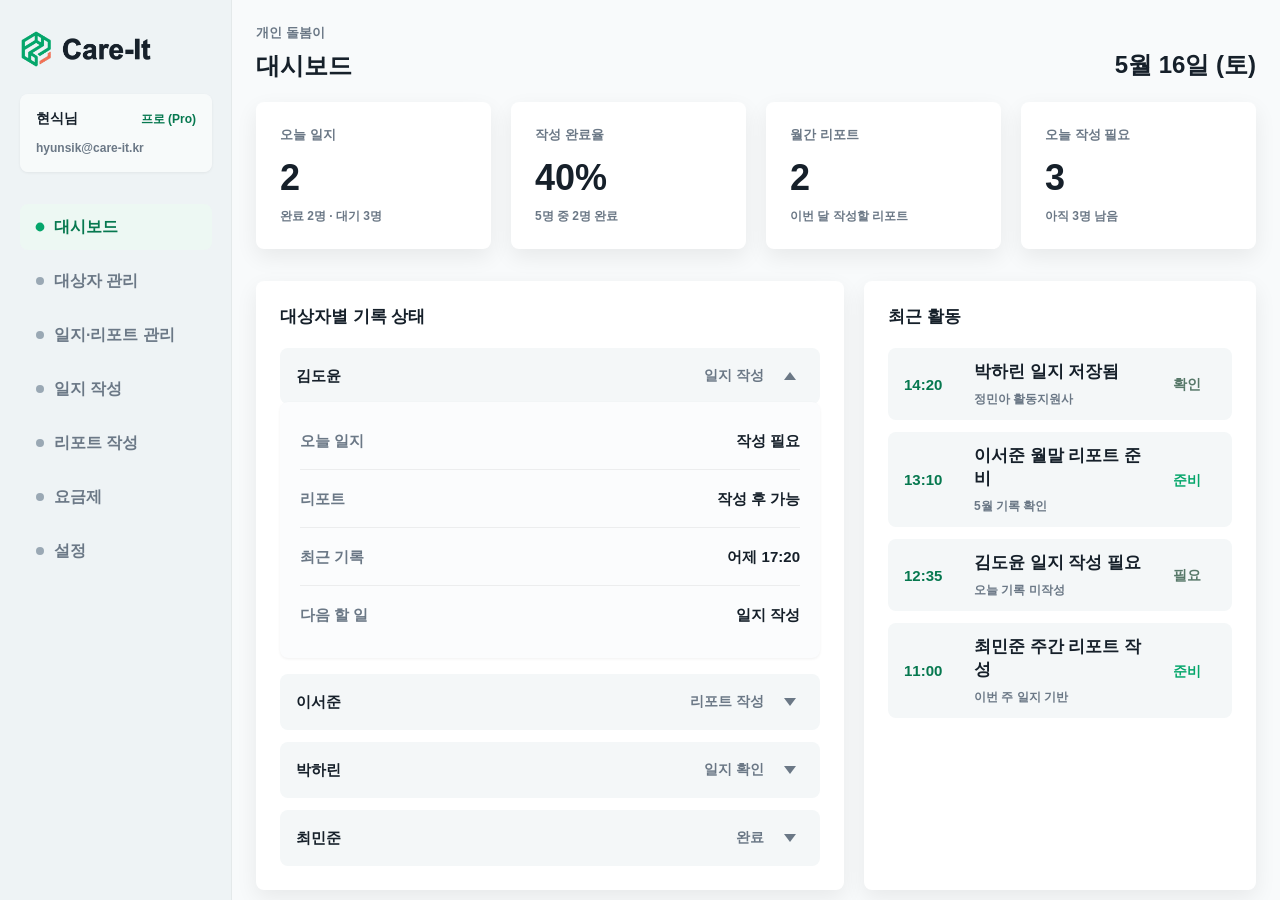
<file: care-it-ui-mockup.html>
<!doctype html>
<html lang="ko">
  <head>
    <meta charset="UTF-8" />
    <meta name="viewport" content="width=device-width, initial-scale=1.0" />
    <title>Care-it UI Mockup</title>
    <style>
      :root {
        /* 6:3:1 color rule: 60% near-white base, 30% neutral gray sections, 10% Care-it green accents. */
        --care-primary: #05a66b;
        --care-primary-dark: #06784f;
        --care-mint-soft: #edf8f3;
        --care-bg: #f6f8fa;
        --care-surface: #ffffff;
        --care-text: #16202a;
        --care-muted: #6b7886;
        --care-primary-muted: #577869;
        --care-neutral: #eef3f5;
        --care-neutral-soft: #f4f7f8;
        --care-surface-soft: #f8fafb;
        --care-surface-raised: #ffffff;
        --care-border: rgba(0, 0, 0, 0.08);

        /* Radius rule: controls/cards/inner containers use 8px; large device shells are the only rounded exception. */
        --radius-sm: 8px;
        --radius-md: 8px;
        --radius-lg: 16px;
        --shadow-soft: 0 18px 50px rgba(0, 0, 0, 0.12);
        --shadow-hairline: 0 1px 3px rgba(0, 0, 0, 0.06);
        --shadow-card: 0 8px 22px rgba(0, 0, 0, 0.07);

        /* Type scale */
        --font-h1-mobile: 26px;
        --font-h1-desktop: 24px;
        --font-h2: 18px;
        --font-h3: 17px;
        --font-body: 15px;
        --font-body-sm: 14px;
        --font-caption: 13px;
        --font-micro: 12px;
        --font-icon: 22px;
        --font-metric: 36px;
        --mobile-title-size: 22px;
        --mobile-subtitle-size: 15px;
        --mobile-content-size: 13px;

        /* Spacing scale */
        --space-1: 4px;
        --space-2: 8px;
        --space-3: 12px;
        --space-4: 16px;
        --space-5: 20px;
        --space-6: 24px;
        --space-7: 32px;
        --space-8: 40px;
        --space-9: 48px;
        --mobile-screen-gutter: 18px;
        --mobile-frame-padding: 20px;
        --mobile-page-top: 22px;
        --mobile-header-gap: 18px;
        --mobile-section-gap: var(--space-5);
        --mobile-block-gap: var(--space-3);
        --mobile-card-padding: var(--space-4);
        --mobile-card-padding-compact: 14px;
        --mobile-list-row-y: 14px;
        --mobile-list-row-x: var(--space-4);
        --mobile-row-gap: var(--space-3);
        --mobile-chip-gap: 6px;
        --mobile-control-padding-y: 10px;
        --mobile-control-padding-x: var(--space-3);
        --mobile-tab-padding-y: var(--space-3);
        --mobile-tab-padding-bottom: var(--space-4);

        /* Motion */
        --motion-fast: 150ms;
        --motion-base: 220ms;
        --motion-slow: 320ms;
        --motion-chart: 720ms;
        --motion-ease: cubic-bezier(0.22, 1, 0.36, 1);
      }

      * {
        box-sizing: border-box;
      }

      body {
        margin: 0;
        min-height: 100vh;
        background: var(--care-bg);
        color: var(--care-text);
        font-family:
          Inter,
          Pretendard,
          -apple-system,
          BlinkMacSystemFont,
          "Segoe UI",
          sans-serif;
      }

      @keyframes page-rise {
        from {
          opacity: 0;
          transform: translateY(10px);
        }
        to {
          opacity: 1;
          transform: translateY(0);
        }
      }

      @keyframes content-rise {
        from {
          opacity: 0;
          transform: translateY(8px);
        }
        to {
          opacity: 1;
          transform: translateY(0);
        }
      }

      @keyframes modal-in {
        from {
          opacity: 0;
          transform: translateY(10px) scale(0.98);
        }
        to {
          opacity: 1;
          transform: translateY(0) scale(1);
        }
      }

      @keyframes bar-grow {
        from {
          transform: scaleX(0);
        }
        to {
          transform: scaleX(1);
        }
      }

      @keyframes soft-pop {
        from {
          opacity: 0;
          transform: translateY(4px) scale(0.98);
        }
        to {
          opacity: 1;
          transform: translateY(0) scale(1);
        }
      }

      @keyframes month-picker-pop {
        from {
          opacity: 0;
          transform: translateX(-50%) translateY(4px) scale(0.98);
        }
        to {
          opacity: 1;
          transform: translateX(-50%) translateY(0) scale(1);
        }
      }

      .design-board {
        display: grid;
        grid-template-columns: 1fr;
        gap: var(--space-8);
        align-items: start;
        padding: var(--space-8);
      }

      .mobile-section {
        display: none;
      }

      .mobile-section {
        width: 420px;
      }

      .desktop-section {
        width: min(100%, 1800px);
      }

      .section-title {
        margin: 0 0 16px;
        font-size: 16px;
        font-weight: 700;
      }

      .section-head {
        display: flex;
        align-items: center;
        justify-content: space-between;
        gap: var(--space-4);
        margin-bottom: 16px;
      }

      .section-head .section-title {
        margin: 0;
      }

      .fullscreen-toggle {
        display: inline-flex;
        align-items: center;
        justify-content: center;
        gap: var(--space-2);
        height: 36px;
        padding: 0 var(--space-4);
        border: 0;
        border-radius: var(--radius-sm);
        background: var(--care-neutral);
        color: var(--care-primary-dark);
        font-family: inherit;
        font-size: var(--font-caption);
        font-weight: 700;
        cursor: pointer;
        transition:
          background-color var(--motion-base) var(--motion-ease),
          transform var(--motion-fast) var(--motion-ease);
      }

      .fullscreen-toggle:hover {
        background: var(--care-mint-soft);
        transform: translateY(-1px);
      }

      .mobile-frame {
        width: 390px;
        height: 844px;
        padding: var(--mobile-frame-padding) var(--mobile-screen-gutter) var(--mobile-screen-gutter);
        border-radius: 38px;
        background: linear-gradient(180deg, #ffffff 0%, #f7fafb 100%);
        box-shadow: var(--shadow-soft);
      }

      body.mobile-fullscreen-active {
        overflow: hidden;
      }

      body.mobile-fullscreen-active::before {
        content: "";
        position: fixed;
        inset: 0;
        z-index: 1090;
        background: rgba(10, 18, 24, 0.42);
        backdrop-filter: blur(8px);
      }

      body.mobile-fullscreen-active [data-mobile-fullscreen-toggle] {
        position: fixed;
        top: 24px;
        right: 24px;
        z-index: 1110;
        background: #ffffff;
        box-shadow: var(--shadow-card);
      }

      .mobile-frame.mobile-fullscreen {
        position: fixed;
        left: 50%;
        top: 50%;
        z-index: 1100;
        width: min(390px, calc(100vw - 32px));
        height: min(844px, calc(100vh - 32px));
        transform: translate(-50%, -50%);
        box-shadow: 0 28px 80px rgba(0, 0, 0, 0.34);
      }

      .mobile-screen {
        position: relative;
        height: 100%;
        overflow: hidden;
        border-radius: 28px;
        background: #f4f7f8;
      }

      .mobile-page {
        display: flex;
        flex-direction: column;
        height: 100%;
        min-height: 0;
        padding: var(--mobile-page-top) var(--mobile-screen-gutter) 0;
      }

      .mobile-topbar {
        display: flex;
        align-items: center;
        justify-content: space-between;
        min-height: 36px;
        margin-bottom: var(--mobile-header-gap);
      }

      .mobile-brand {
        display: flex;
        align-items: center;
        gap: var(--space-2);
        font-size: var(--mobile-subtitle-size);
        font-weight: 700;
      }

      .mobile-brand-mark {
        display: none;
      }

      .mobile-brand-logo {
        display: block;
        width: 108px;
        height: 40px;
        object-fit: contain;
        object-position: left center;
      }

      .avatar {
        display: inline-flex;
        align-items: center;
        justify-content: center;
        width: 34px;
        height: 34px;
        border-radius: 50%;
        background: var(--care-mint-soft);
        color: var(--care-primary-dark);
        font-size: var(--mobile-content-size);
        font-weight: 700;
      }

      .eyebrow {
        margin: 0 0 8px;
        color: var(--care-muted);
        font-size: var(--mobile-content-size);
        font-weight: 700;
      }

      .mobile-title {
        margin: 0;
        font-size: var(--mobile-title-size);
        line-height: 1.24;
        font-weight: 700;
        letter-spacing: 0;
      }

      .mobile-title-row {
        display: flex;
        align-items: flex-end;
        justify-content: space-between;
        gap: var(--mobile-block-gap);
        margin-bottom: var(--mobile-section-gap);
      }

      .mobile-date {
        color: var(--care-text);
        font-size: var(--mobile-content-size);
        font-weight: 700;
        white-space: nowrap;
      }

      .mobile-content {
        display: grid;
        gap: var(--mobile-section-gap);
        align-content: start;
        flex: 1;
        min-height: 0;
        overflow-y: auto;
        overscroll-behavior: contain;
        padding-bottom: var(--mobile-section-gap);
        scrollbar-width: none;
        -ms-overflow-style: none;
      }

      .mobile-content::-webkit-scrollbar {
        display: none;
      }

      .primary-action {
        display: flex;
        align-items: center;
        gap: var(--mobile-row-gap);
        width: 100%;
        height: 56px;
        min-height: 56px;
        margin: 0;
        padding: var(--mobile-control-padding-y) var(--mobile-card-padding-compact);
        border: 0;
        border-radius: var(--radius-sm);
        background: var(--care-primary);
        color: #ffffff;
        text-align: left;
        align-self: start;
        box-shadow: 0 6px 14px rgba(0, 0, 0, 0.1);
        cursor: pointer;
        transition:
          background-color var(--motion-base) var(--motion-ease),
          transform var(--motion-fast) var(--motion-ease),
          box-shadow var(--motion-base) var(--motion-ease);
      }

      .primary-action:hover {
        transform: translateY(-2px);
        background: #049a63;
        box-shadow: 0 8px 18px rgba(0, 0, 0, 0.12);
      }

      .primary-action,
      .mobile-subject-card,
      .mobile-activity-item,
      .tab {
        font-family: inherit;
      }

      .primary-action:active {
        transform: translateY(0) scale(0.985);
      }

      .mic-dot {
        display: inline-flex;
        align-items: center;
        justify-content: center;
        flex: 0 0 auto;
        width: 32px;
        height: 32px;
        border-radius: 50%;
        background: rgba(255, 255, 255, 0.18);
        color: #ffffff;
        font-size: var(--mobile-title-size);
      }

      .button-title {
        display: block;
        font-size: var(--mobile-subtitle-size);
        font-weight: 700;
      }

      .button-sub {
        display: block;
        margin-top: 2px;
        color: rgba(255, 255, 255, 0.84);
        font-size: var(--mobile-content-size);
        font-weight: 700;
      }

      .mobile-parent-summary {
        display: grid;
        gap: var(--space-2);
        padding: var(--mobile-card-padding);
        border-radius: var(--radius-md);
        background: var(--care-surface-raised);
        box-shadow: var(--shadow-hairline);
      }

      .mobile-parent-summary .mobile-kicker {
        color: var(--care-muted);
        font-size: var(--mobile-content-size);
        font-weight: 700;
      }

      .mobile-parent-summary strong {
        color: var(--care-text);
        font-size: var(--mobile-subtitle-size);
        line-height: 1.45;
        font-weight: 700;
      }

      .mobile-parent-summary p {
        margin: 0;
        color: var(--care-muted);
        font-size: var(--mobile-content-size);
        line-height: 1.55;
        font-weight: 700;
      }

      .mobile-summary-meta {
        display: grid;
        grid-template-columns: repeat(2, minmax(0, 1fr));
        gap: var(--space-3);
        margin-top: var(--space-2);
        padding-top: var(--space-3);
        border-top: 1px solid var(--care-border);
      }

      .mobile-summary-stat {
        display: grid;
        gap: var(--space-1);
        background: transparent;
      }

      .mobile-summary-stat span {
        color: var(--care-muted);
        font-size: var(--mobile-content-size);
        font-weight: 700;
      }

      .mobile-summary-stat strong {
        color: var(--care-text);
        font-size: var(--mobile-subtitle-size);
        line-height: 1.25;
        font-weight: 700;
      }

      .content-block {
        display: grid;
        gap: var(--space-3);
      }

      .block-head {
        display: flex;
        align-items: center;
        justify-content: space-between;
      }

      .block-head h3 {
        margin: 0;
        font-size: var(--mobile-subtitle-size);
        font-weight: 700;
      }

      .block-head a {
        color: var(--care-primary-dark);
        font-size: var(--mobile-content-size);
        font-weight: 700;
        text-decoration: none;
      }

      .mobile-text-action {
        border: 0;
        background: transparent;
        color: var(--care-primary-dark);
        font-family: inherit;
        font-size: var(--mobile-content-size);
        font-weight: 700;
        cursor: pointer;
      }

      .mobile-subject-list,
      .mobile-activity-list {
        display: grid;
        gap: var(--space-3);
      }

      .mobile-group-list {
        display: grid;
        gap: 0;
        overflow: hidden;
        border-radius: var(--radius-md);
        background: var(--care-surface-raised);
        box-shadow: var(--shadow-hairline);
      }

      .mobile-group-list .mobile-subject-card,
      .mobile-group-list .mobile-activity-item {
        border-radius: 0;
        background: transparent;
        box-shadow: none;
      }

      .mobile-group-list .mobile-subject-card:not(:last-child),
      .mobile-group-list .mobile-activity-item:not(:last-child) {
        position: relative;
      }

      .mobile-group-list .mobile-subject-card:not(:last-child)::after,
      .mobile-group-list .mobile-activity-item:not(:last-child)::after {
        content: "";
        position: absolute;
        left: 16px;
        right: 16px;
        bottom: 0;
        height: 1px;
        background: rgba(0, 0, 0, 0.06);
      }

      .mobile-subject-card,
      .mobile-activity-item {
        display: grid;
        grid-template-columns: 1fr auto;
        gap: var(--mobile-row-gap);
        align-items: center;
        min-height: 64px;
        padding: var(--mobile-list-row-y) var(--mobile-list-row-x);
        border-radius: var(--radius-md);
        background: var(--care-surface-raised);
        box-shadow: var(--shadow-hairline);
        border: 0;
        text-align: left;
        font-family: inherit;
        cursor: pointer;
        transition:
          background-color var(--motion-base) var(--motion-ease),
          transform var(--motion-fast) var(--motion-ease);
      }

      .mobile-subject-card:hover,
      .mobile-activity-item:hover {
        background: #eef3f5;
        transform: translateY(-1px);
      }

      .mobile-setting-card {
        display: grid;
        grid-template-columns: minmax(0, 1fr) auto;
        gap: var(--mobile-row-gap);
        align-items: center;
        min-height: 64px;
        padding: var(--mobile-list-row-y) var(--mobile-list-row-x);
        color: var(--care-text);
        text-align: left;
        font-family: inherit;
      }

      .mobile-setting-card[data-mobile-view] {
        cursor: pointer;
        transition:
          background-color var(--motion-base) var(--motion-ease),
          transform var(--motion-fast) var(--motion-ease);
      }

      .mobile-setting-card[data-mobile-view]:hover {
        background: #eef3f5;
        transform: translateY(-1px);
      }

      .mobile-create-card {
        grid-template-columns: 32px minmax(0, 1fr) auto;
        gap: var(--space-3);
        background: var(--care-primary);
        box-shadow: 0 10px 18px rgba(5, 166, 107, 0.24);
      }

      .mobile-group-list .mobile-create-card {
        border-radius: var(--radius-md);
        background: var(--care-primary);
        box-shadow: 0 10px 18px rgba(5, 166, 107, 0.24);
      }

      .mobile-create-card:hover {
        background: var(--care-primary-dark);
      }

      .mobile-create-symbol {
        display: inline-flex;
        align-items: center;
        justify-content: center;
        width: 32px;
        height: 32px;
        border-radius: 50%;
        background: rgba(255, 255, 255, 0.18);
        color: #ffffff;
        font-size: var(--mobile-subtitle-size);
        font-weight: 700;
        line-height: 1;
      }

      .mobile-create-card .mobile-subject-title strong {
        color: #ffffff;
      }

      .mobile-create-card .mobile-subject-title span {
        color: rgba(255, 255, 255, 0.82);
      }

      .mobile-create-card .mobile-action-label {
        color: #ffffff;
        font-weight: 700;
      }

      .mobile-activity-item {
        grid-template-columns: 54px minmax(0, 1fr);
      }

      .mobile-subject-title,
      .mobile-activity-title {
        display: grid;
        gap: var(--space-1);
      }

      .mobile-subject-title strong,
      .mobile-activity-title strong {
        font-size: var(--mobile-subtitle-size);
        font-weight: 700;
      }

      .mobile-subject-title span,
      .mobile-activity-title span {
        color: var(--care-muted);
        font-size: var(--mobile-content-size);
        line-height: 1.45;
        font-weight: 700;
      }

      .mobile-action-label {
        color: var(--care-primary-muted);
        font-size: var(--mobile-content-size);
        font-weight: 700;
        white-space: nowrap;
      }

      .mobile-action-row {
        display: grid;
        grid-template-columns: repeat(2, minmax(0, 1fr));
        gap: var(--space-2);
      }

      .mobile-action-row.single {
        grid-template-columns: minmax(0, 1fr);
      }

      .mobile-secondary-action,
      .mobile-primary-action {
        min-height: 42px;
        border: 0;
        border-radius: var(--radius-sm);
        font-family: inherit;
        font-size: var(--mobile-content-size);
        font-weight: 700;
        cursor: pointer;
        transition:
          background-color var(--motion-base) var(--motion-ease),
          transform var(--motion-fast) var(--motion-ease);
      }

      .mobile-secondary-action {
        background: var(--care-neutral);
        color: var(--care-primary-dark);
      }

      .mobile-primary-action {
        background: var(--care-primary);
        color: #ffffff;
      }

      .mobile-secondary-action:hover,
      .mobile-primary-action:hover {
        transform: translateY(-1px);
      }

      .mobile-form-card {
        display: grid;
        gap: var(--mobile-block-gap);
        padding: var(--mobile-card-padding);
        border-radius: var(--radius-md);
        background: var(--care-surface-raised);
        box-shadow: var(--shadow-hairline);
      }

      .mobile-form-card .mobile-subject-list,
      .mobile-form-card .mobile-activity-list {
        gap: var(--space-2);
      }

      .mobile-form-card .mobile-group-list {
        background: #f8fafb;
        box-shadow: none;
      }

      .mobile-form-card .mobile-subject-card,
      .mobile-form-card .mobile-activity-item {
        min-height: 58px;
        background: #f8fafb;
        box-shadow: none;
      }

      .mobile-form-card h4 {
        margin: 0;
        font-size: var(--mobile-subtitle-size);
        font-weight: 700;
      }

      .mobile-step-card {
        display: grid;
        gap: var(--mobile-block-gap);
        padding: var(--mobile-card-padding);
        border-radius: var(--radius-md);
        background: var(--care-surface-raised);
        box-shadow: var(--shadow-hairline);
      }

      details.mobile-step-card,
      details.mobile-collapsible-card {
        overflow: hidden;
      }

      details.mobile-step-card:not([open]),
      details.mobile-collapsible-card:not([open]) {
        gap: 0;
      }

      details.mobile-step-card summary,
      details.mobile-collapsible-card summary {
        list-style: none;
        cursor: pointer;
      }

      details.mobile-step-card summary::-webkit-details-marker,
      details.mobile-collapsible-card summary::-webkit-details-marker {
        display: none;
      }

      .mobile-step-head {
        display: grid;
        grid-template-columns: auto minmax(0, 1fr);
        gap: var(--space-2);
        align-items: flex-start;
        position: relative;
        padding-right: 22px;
      }

      details.mobile-step-card .mobile-step-head::after,
      details.mobile-collapsible-card .block-head::after {
        content: "";
        position: absolute;
        right: 2px;
        top: 8px;
        width: 8px;
        height: 8px;
        border-right: 2px solid var(--care-muted);
        border-bottom: 2px solid var(--care-muted);
        transform: rotate(45deg);
      }

      details.mobile-step-card[open] .mobile-step-head::after,
      details.mobile-collapsible-card[open] .block-head::after {
        top: 12px;
        transform: rotate(225deg);
      }

      details.mobile-collapsible-card .block-head {
        position: relative;
        margin: 0;
        padding-right: 22px;
      }

      .mobile-step-number {
        display: inline-flex;
        align-items: center;
        justify-content: center;
        width: 28px;
        height: 28px;
        border-radius: var(--radius-sm);
        background: var(--care-mint-soft);
        color: var(--care-primary-dark);
        font-size: var(--mobile-content-size);
        font-weight: 700;
      }

      .mobile-step-copy {
        display: grid;
        gap: 2px;
        min-width: 0;
      }

      .mobile-step-copy strong {
        color: var(--care-text);
        font-size: var(--mobile-subtitle-size);
        font-weight: 700;
      }

      .mobile-step-copy span {
        color: var(--care-muted);
        font-size: var(--mobile-content-size);
        line-height: 1.45;
        font-weight: 700;
      }

      .mobile-step-card .mobile-form-card {
        background: #f8fafb;
        box-shadow: none;
      }

      .mobile-chip-row {
        display: flex;
        flex-wrap: wrap;
        gap: var(--mobile-chip-gap);
      }

      .mobile-chip {
        min-height: 32px;
        padding: 0 var(--space-3);
        border: 0;
        border-radius: var(--radius-sm);
        background: #edf2f4;
        color: var(--care-text);
        font-family: inherit;
        font-size: var(--mobile-content-size);
        font-weight: 700;
      }

      .mobile-chip.active {
        background: var(--care-mint-soft);
        color: var(--care-primary-dark);
      }

      .mobile-report-mode-row {
        display: grid;
        grid-template-columns: repeat(2, minmax(0, 1fr));
        gap: var(--mobile-chip-gap);
      }

      .mobile-report-mode-row .mobile-chip {
        width: 100%;
        min-height: 38px;
      }

      .mobile-field-list {
        display: grid;
        gap: var(--space-3);
      }

      .mobile-field {
        display: grid;
        gap: var(--space-2);
      }

      .mobile-field label {
        color: var(--care-text);
        font-size: var(--mobile-content-size);
        font-weight: 700;
      }

      .mobile-readable-field {
        display: grid;
        gap: var(--space-2);
        padding: var(--space-3);
        border-radius: var(--radius-md);
        background: var(--care-surface-raised);
        box-shadow: var(--shadow-hairline);
      }

      .mobile-readable-field label {
        display: grid;
        gap: 2px;
      }

      .mobile-readable-field label strong {
        color: var(--care-text);
        font-size: var(--mobile-subtitle-size);
        font-weight: 700;
      }

      .mobile-readable-field label span {
        color: var(--care-muted);
        font-size: var(--mobile-content-size);
        line-height: 1.45;
        font-weight: 700;
      }

      .mobile-readable-field .mobile-textarea {
        min-height: 104px;
        background: #f8fafb;
      }

      .mobile-textarea {
        width: 100%;
        min-height: 88px;
        resize: vertical;
        border: 0;
        border-radius: var(--radius-md);
        background: #f4f7f8;
        padding: var(--space-3);
        color: var(--care-text);
        font-family: inherit;
        font-size: var(--mobile-content-size);
        line-height: 1.55;
        font-weight: 700;
      }

      .mobile-text-input {
        width: 100%;
        min-height: 42px;
        border: 0;
        border-radius: var(--radius-md);
        background: #f4f7f8;
        padding: 0 var(--space-3);
        color: var(--care-text);
        font-family: inherit;
        font-size: var(--mobile-content-size);
        font-weight: 700;
      }

      .mobile-preview-card {
        display: grid;
        gap: var(--space-2);
        padding: var(--mobile-card-padding);
        border-radius: var(--radius-md);
        background: #f4f7f8;
      }

      .mobile-preview-card h4 {
        margin: 0;
        font-size: var(--mobile-subtitle-size);
        font-weight: 700;
      }

      .mobile-preview-card p {
        margin: 0;
        color: var(--care-muted);
        font-size: var(--mobile-content-size);
        line-height: 1.6;
        font-weight: 700;
      }

      .mobile-section-head,
      .mobile-card-head {
        display: flex;
        align-items: flex-start;
        justify-content: space-between;
        gap: var(--space-3);
      }

      .mobile-section-head h4,
      .mobile-card-head h4 {
        margin: 0;
        color: var(--care-text);
        font-size: var(--mobile-subtitle-size);
        font-weight: 700;
      }

      .mobile-section-head span,
      .mobile-card-head span {
        color: var(--care-muted);
        font-size: var(--mobile-content-size);
        font-weight: 700;
        white-space: nowrap;
      }

      .mobile-quick-block {
        display: grid;
        gap: var(--space-3);
      }

      .mobile-quick-row {
        display: grid;
        grid-template-columns: 50px minmax(0, 1fr);
        gap: var(--space-2);
        align-items: center;
        padding: var(--mobile-control-padding-y) var(--mobile-control-padding-x);
        border-radius: var(--radius-md);
        background: #f8fafb;
      }

      .mobile-quick-row.meal-row .mobile-chip-row {
        flex-wrap: nowrap;
        justify-content: flex-end;
        gap: var(--mobile-chip-gap);
        min-width: 0;
      }

      .mobile-quick-row.meal-row .mobile-chip {
        min-height: 30px;
        padding: 0 8px;
        font-size: var(--mobile-content-size);
        white-space: nowrap;
      }

      .mobile-quick-row:not(.meal-row) .mobile-chip-row {
        display: grid;
        grid-template-columns: repeat(2, minmax(0, 1fr));
        gap: var(--mobile-chip-gap);
      }

      .mobile-quick-row:not(.meal-row) {
        grid-template-columns: minmax(0, 1fr);
        align-items: stretch;
        gap: var(--space-2);
      }

      .mobile-quick-row:not(.meal-row) .mobile-quick-title {
        display: flex;
        align-items: baseline;
        justify-content: space-between;
        gap: var(--space-2);
      }

      .mobile-quick-row:not(.meal-row) .mobile-quick-title strong,
      .mobile-quick-row:not(.meal-row) .mobile-quick-title span {
        white-space: nowrap;
      }

      .mobile-quick-row:not(.meal-row) .mobile-chip {
        width: 100%;
        min-height: 30px;
        padding: 0 6px;
        font-size: var(--mobile-content-size);
        white-space: nowrap;
      }

      .mobile-quick-title {
        display: grid;
        gap: 2px;
        min-width: 0;
      }

      .mobile-quick-title strong {
        color: var(--care-text);
        font-size: var(--mobile-subtitle-size);
        font-weight: 700;
      }

      .mobile-quick-title span {
        color: var(--care-muted);
        font-size: var(--mobile-content-size);
        font-weight: 700;
      }

      .mobile-summary-grid,
      .mobile-report-meta,
      .mobile-check-list {
        display: grid;
        gap: 0;
        overflow: hidden;
        border-radius: var(--radius-md);
        background: #f8fafb;
      }

      .mobile-summary-grid {
        grid-template-columns: 1fr;
      }

      .mobile-summary-item,
      .mobile-check-row {
        display: grid;
        grid-template-columns: minmax(0, 1fr) auto;
        gap: var(--space-2);
        align-items: center;
        padding: var(--mobile-list-row-y) var(--mobile-list-row-x);
        border-radius: 0;
        background: transparent;
      }

      .mobile-summary-item:not(:last-child),
      .mobile-check-row:not(:last-child),
      .mobile-report-meta div:not(:last-child) {
        position: relative;
      }

      .mobile-summary-item:not(:last-child)::after,
      .mobile-check-row:not(:last-child)::after,
      .mobile-report-meta div:not(:last-child)::after {
        content: "";
        position: absolute;
        left: var(--mobile-list-row-x);
        right: var(--mobile-list-row-x);
        bottom: 0;
        height: 1px;
        background: rgba(0, 0, 0, 0.06);
      }

      .mobile-summary-item span,
      .mobile-check-row span:first-child {
        color: var(--care-muted);
        font-size: var(--mobile-content-size);
        font-weight: 700;
      }

      .mobile-summary-item strong,
      .mobile-check-row strong {
        color: var(--care-text);
        font-size: var(--mobile-subtitle-size);
        font-weight: 700;
      }

      .mobile-report-title {
        display: grid;
        gap: var(--space-1);
      }

      .mobile-report-title span {
        color: var(--care-muted);
        font-size: var(--mobile-content-size);
        font-weight: 700;
      }

      .mobile-report-title strong {
        color: var(--care-text);
        font-size: var(--mobile-subtitle-size);
        font-weight: 700;
      }

      .mobile-report-meta {
        grid-template-columns: 1fr;
      }

      .mobile-report-meta div {
        display: grid;
        grid-template-columns: minmax(0, 1fr) auto;
        gap: var(--space-2);
        align-items: center;
        padding: var(--mobile-list-row-y) var(--mobile-list-row-x);
        border-radius: 0;
        background: transparent;
      }

      .mobile-report-meta span {
        color: var(--care-muted);
        font-size: var(--mobile-content-size);
        font-weight: 700;
      }

      .mobile-report-meta strong {
        color: var(--care-text);
        font-size: var(--mobile-content-size);
        font-weight: 700;
      }

      .mobile-report-visuals,
      .mobile-reference-list,
      .mobile-reference-flow {
        display: grid;
        gap: var(--space-3);
      }

      .mobile-reference-card {
        display: grid;
        gap: var(--space-2);
        padding: var(--space-3);
        border-radius: var(--radius-md);
        background: #f8fafb;
        box-shadow: var(--shadow-hairline);
      }

      .mobile-reference-card span {
        color: var(--care-primary);
        font-size: var(--mobile-content-size);
        font-weight: 700;
      }

      .mobile-reference-card strong {
        color: var(--care-text);
        font-size: var(--mobile-subtitle-size);
        font-weight: 700;
      }

      .mobile-reference-card p {
        margin: 0;
        color: var(--care-muted);
        font-size: var(--mobile-content-size);
        line-height: 1.55;
        font-weight: 700;
      }

      .mobile-reference-flow {
        grid-template-columns: 1fr;
        gap: 0;
        border-top: 1px solid var(--care-border);
        border-bottom: 1px solid var(--care-border);
      }

      .mobile-reference-flow span {
        display: flex;
        align-items: center;
        min-height: 36px;
        background: transparent;
        color: var(--care-muted);
        font-size: var(--mobile-content-size);
        font-weight: 700;
        text-align: left;
      }

      .mobile-reference-flow span:not(:last-child) {
        border-bottom: 1px solid var(--care-border);
      }

      .mobile-reference-flow span::before {
        content: "";
        flex: 0 0 6px;
        width: 6px;
        height: 6px;
        margin-right: var(--space-2);
        border-radius: 999px;
        background: var(--care-primary);
        opacity: 0.72;
      }

      .mobile-note {
        padding: var(--space-3);
        border-radius: var(--radius-md);
        background: var(--care-mint-soft);
        color: var(--care-muted);
        font-size: var(--mobile-content-size);
        line-height: 1.6;
        font-weight: 700;
      }

      .time {
        color: var(--care-primary-dark);
        font-size: var(--mobile-content-size);
        font-weight: 700;
      }

      .item-title {
        display: block;
        font-size: var(--mobile-subtitle-size);
        font-weight: 700;
      }

      .item-meta {
        display: block;
        margin-top: 4px;
        color: var(--care-muted);
        font-size: var(--mobile-content-size);
        font-weight: 700;
      }

      .badge {
        display: inline-flex;
        align-items: center;
        justify-content: center;
        align-self: center;
        justify-self: center;
        min-width: 58px;
        height: 28px;
        padding: 0;
        font-size: var(--mobile-content-size);
        line-height: 1;
        font-weight: 700;
        background: transparent;
      }

      .badge.done {
        color: var(--care-primary);
      }

      .badge.pending {
        color: var(--care-primary-muted);
      }

      .bottom-tabs {
        display: grid;
        grid-template-columns: repeat(5, 1fr);
        gap: var(--mobile-chip-gap);
        margin: auto calc(var(--mobile-screen-gutter) * -1) 0;
        padding: var(--mobile-tab-padding-y) var(--mobile-screen-gutter) var(--mobile-tab-padding-bottom);
        border-radius: 0 0 28px 28px;
        background: #ffffff;
        box-shadow: 0 -4px 14px rgba(0, 0, 0, 0.055);
      }

      .tab {
        appearance: none;
        display: grid;
        gap: 6px;
        justify-items: center;
        align-content: center;
        min-height: 54px;
        padding: 6px 0;
        color: var(--care-muted);
        border: 0;
        background: transparent;
        font-family: inherit;
        font-size: var(--mobile-content-size);
        font-weight: 700;
        cursor: pointer;
        transition:
          color var(--motion-base) var(--motion-ease),
          transform var(--motion-fast) var(--motion-ease);
      }

      .tab.active {
        color: var(--care-primary-dark);
      }

      .tab-icon {
        position: relative;
        display: block;
        width: 22px;
        height: 22px;
        color: currentColor;
        transition: transform var(--motion-base) var(--motion-ease);
      }

      .tab.active .tab-icon {
        transform: translateY(-1px) scale(1.04);
      }

      .tab-icon::before,
      .tab-icon::after {
        content: "";
        position: absolute;
        display: block;
      }

      .tab-icon.home::before {
        left: 3px;
        top: 8px;
        width: 14px;
        height: 10px;
        border: 2px solid currentColor;
        border-top: 0;
        border-radius: 2px;
      }

      .tab-icon.home::after {
        left: 4px;
        top: 3px;
        width: 11px;
        height: 11px;
        border-left: 2px solid currentColor;
        border-top: 2px solid currentColor;
        transform: rotate(45deg);
        border-radius: 2px 0 0 0;
      }

      .tab-icon.journal::before {
        left: 4px;
        top: 3px;
        width: 12px;
        height: 16px;
        border: 2px solid currentColor;
        border-radius: 3px;
      }

      .tab-icon.journal::after {
        left: 8px;
        top: 8px;
        width: 7px;
        height: 2px;
        background: currentColor;
        box-shadow: 0 5px 0 currentColor;
      }

      .tab-icon.report::before {
        left: 3px;
        top: 4px;
        width: 14px;
        height: 15px;
        border: 2px solid currentColor;
        border-radius: 3px;
      }

      .tab-icon.report::after {
        left: 6px;
        bottom: 5px;
        width: 3px;
        height: 6px;
        background: currentColor;
        box-shadow:
          5px -4px 0 currentColor,
          10px -1px 0 currentColor;
        border-radius: 2px 2px 0 0;
      }

      .tab-icon.manage::before {
        left: 4px;
        top: 3px;
        width: 13px;
        height: 16px;
        border: 2px solid currentColor;
        border-radius: 3px;
      }

      .tab-icon.manage::after {
        left: 8px;
        top: 8px;
        width: 7px;
        height: 2px;
        background: currentColor;
        box-shadow: 0 5px 0 currentColor;
      }

      .tab-icon.settings::before {
        left: 4px;
        top: 5px;
        width: 12px;
        height: 12px;
        border: 2px solid currentColor;
        border-radius: 50%;
        box-shadow:
          0 -5px 0 -3px currentColor,
          0 5px 0 -3px currentColor,
          5px 0 0 -3px currentColor,
          -5px 0 0 -3px currentColor;
      }

      .tab-icon.settings::after {
        left: 8px;
        top: 9px;
        width: 4px;
        height: 4px;
        border-radius: 50%;
        background: currentColor;
      }

      .dashboard-frame {
        height: min(900px, calc(100vh - 64px));
        min-height: 680px;
        overflow: hidden;
        border-radius: var(--radius-lg);
        background: #f8fafb;
        box-shadow: var(--shadow-soft);
      }

      body.desktop-fullscreen-active {
        overflow: hidden;
      }

      .dashboard-frame.desktop-fullscreen {
        position: fixed;
        inset: 0;
        z-index: 1000;
        width: 100vw;
        height: 100vh;
        min-height: 0;
        border-radius: 0;
        box-shadow: none;
      }

      .dashboard-shell {
        display: grid;
        grid-template-columns: 280px 1fr;
        height: 100%;
        min-height: 0;
      }

      .sidebar {
        min-height: 0;
        overflow: hidden;
        padding: var(--space-7) var(--space-6);
        background: #eef3f5;
        box-shadow: inset -1px 0 0 rgba(0, 0, 0, 0.045);
      }

      .brand {
        display: flex;
        align-items: center;
        gap: var(--space-3);
        margin-bottom: var(--space-5);
        font-size: var(--font-h2);
        font-weight: 700;
      }

      .brand-mark {
        display: none;
      }

      .brand-logo {
        display: block;
        width: 132px;
        height: 50px;
        object-fit: contain;
        object-position: left center;
      }

      .account-card {
        margin-bottom: var(--space-7);
        padding: var(--space-4);
        border-radius: var(--radius-md);
        background: rgba(255, 255, 255, 0.58);
        box-shadow: var(--shadow-hairline);
      }

      .account-head {
        display: flex;
        align-items: center;
        justify-content: space-between;
        gap: var(--space-3);
        margin-bottom: var(--space-3);
      }

      .account-name {
        font-size: var(--font-body-sm);
        font-weight: 700;
      }

      .plan-badge {
        color: var(--care-primary-dark);
        font-size: var(--font-micro);
        font-weight: 700;
      }

      .account-meta {
        display: grid;
        gap: var(--space-1);
        color: var(--care-muted);
        font-size: var(--font-micro);
        font-weight: 700;
        line-height: 1.35;
      }

      .nav {
        display: grid;
        gap: var(--space-2);
      }

      .menu-toggle {
        display: none;
        place-items: center;
        width: 40px;
        height: 40px;
        padding: 0;
        border: 0;
        border-radius: var(--radius-sm);
        background: transparent;
        color: var(--care-text);
        cursor: pointer;
      }

      .menu-toggle__lines,
      .menu-toggle__lines::before,
      .menu-toggle__lines::after {
        display: block;
        width: 18px;
        height: 2px;
        border-radius: 999px;
        background: currentColor;
      }

      .menu-toggle__lines {
        position: relative;
      }

      .menu-toggle__lines::before,
      .menu-toggle__lines::after {
        position: absolute;
        left: 0;
        content: "";
      }

      .menu-toggle__lines::before {
        top: -6px;
      }

      .menu-toggle__lines::after {
        top: 6px;
      }

      .nav-item {
        display: flex;
        align-items: center;
        gap: 10px;
        width: 100%;
        min-height: 46px;
        padding: 0 var(--space-4);
        border: 0;
        border-radius: var(--radius-sm);
        background: transparent;
        color: var(--care-muted);
        font-size: 16px;
        font-weight: 700;
        font-family: inherit;
        text-align: left;
        cursor: pointer;
        transition:
          background-color var(--motion-base) var(--motion-ease),
          color var(--motion-base) var(--motion-ease),
          transform var(--motion-fast) var(--motion-ease);
      }

      .nav-item:hover {
        transform: translateX(2px);
      }

      .nav-dot {
        display: inline-block;
        flex: 0 0 auto;
        width: 8px;
        height: 8px;
        border-radius: 50%;
        background: #9aa8b4;
        transition:
          background-color var(--motion-base) var(--motion-ease),
          transform var(--motion-base) var(--motion-ease);
      }

      .nav-item.active {
        background: var(--care-mint-soft);
        color: var(--care-primary-dark);
      }

      .nav-item.active .nav-dot {
        background: var(--care-primary);
        transform: scale(1.1);
      }

      .main {
        min-height: 0;
        overflow-x: hidden;
        overflow-y: auto;
        overscroll-behavior: contain;
        padding: var(--space-8) var(--space-9) var(--space-9);
        background: #f8fafb;
        -ms-overflow-style: none;
        scrollbar-width: none;
      }

      .main::-webkit-scrollbar {
        display: none;
      }

      .main::-webkit-scrollbar-track {
        background: transparent;
      }

      .main::-webkit-scrollbar-thumb {
        border-radius: 999px;
        background: rgba(100, 116, 139, 0.24);
      }

      .main::-webkit-scrollbar-thumb:hover {
        background: rgba(100, 116, 139, 0.36);
      }

      .desktop-page {
        display: none;
      }

      .desktop-page.active {
        display: flex;
        flex-direction: column;
        min-height: 100%;
        animation: page-rise var(--motion-slow) var(--motion-ease) both;
      }

      .desktop-page[data-page="reports"].active,
      .desktop-page[data-page="report-archive"].active,
      .desktop-page[data-page="report-result"].active {
        height: 100%;
        min-height: 0;
      }

      .desktop-topbar {
        display: flex;
        align-items: flex-end;
        justify-content: space-between;
        margin-bottom: var(--space-7);
      }

      .desktop-topbar h1 {
        margin: 0;
        font-size: var(--font-h1-desktop);
        font-weight: 700;
      }

      .desktop-actions {
        display: flex;
        align-items: center;
        gap: var(--space-3);
      }

      .management-switch {
        display: grid;
        grid-template-columns: repeat(2, minmax(0, 1fr));
        gap: var(--space-1);
        min-width: 236px;
        padding: var(--space-1);
        border-radius: var(--radius-md);
        background: #eef3f5;
      }

      .management-switch-button {
        min-height: 38px;
        padding: 0 var(--space-3);
        border: 0;
        border-radius: var(--radius-sm);
        background: transparent;
        color: var(--care-muted);
        font-family: inherit;
        font-size: var(--font-body-sm);
        font-weight: 700;
        white-space: nowrap;
        cursor: pointer;
        transition:
          background-color var(--motion-base) var(--motion-ease),
          color var(--motion-base) var(--motion-ease),
          box-shadow var(--motion-base) var(--motion-ease),
          transform var(--motion-fast) var(--motion-ease);
      }

      .management-switch-button:hover {
        transform: translateY(-1px);
      }

      .management-switch-button.active {
        background: var(--care-mint-soft);
        color: var(--care-primary-dark);
        box-shadow: var(--shadow-hairline);
      }

      .dashboard-date {
        text-align: right;
        padding-bottom: 1px;
      }

      .dashboard-date strong {
        display: block;
        font-size: var(--font-h1-desktop);
        font-weight: 700;
      }

      .outline-button,
      .solid-button {
        min-height: 38px;
        padding: 0 var(--space-4);
        border-radius: var(--radius-sm);
        font-size: var(--font-caption);
        font-weight: 700;
        transition:
          background-color var(--motion-base) var(--motion-ease),
          color var(--motion-base) var(--motion-ease),
          box-shadow var(--motion-base) var(--motion-ease),
          transform var(--motion-fast) var(--motion-ease);
      }

      .outline-button:hover,
      .solid-button:hover,
      .soft-danger-button:hover,
      .danger-button:hover {
        transform: translateY(-1px);
      }

      .outline-button:active,
      .solid-button:active,
      .soft-danger-button:active,
      .danger-button:active,
      .nav-item:active,
      .management-switch-button:active {
        transform: translateY(0) scale(0.985);
      }

      .outline-button {
        border: 0;
        background: var(--care-neutral);
        color: var(--care-primary-dark);
        box-shadow: var(--shadow-hairline);
      }

      .solid-button {
        border: 0;
        background: var(--care-primary);
        color: #ffffff;
        box-shadow: 0 8px 18px rgba(0, 0, 0, 0.1);
      }

      .soft-danger-button,
      .danger-button {
        min-height: 38px;
        padding: 0 var(--space-4);
        border: 0;
        border-radius: var(--radius-sm);
        font-family: inherit;
        font-size: var(--font-caption);
        font-weight: 700;
        transition:
          background-color var(--motion-base) var(--motion-ease),
          color var(--motion-base) var(--motion-ease),
          box-shadow var(--motion-base) var(--motion-ease),
          transform var(--motion-fast) var(--motion-ease);
      }

      .soft-danger-button {
        background: #f4f7f8;
        color: var(--care-muted);
        box-shadow: var(--shadow-hairline);
      }

      .danger-button {
        background: #fff1ef;
        color: #b42318;
      }

      .mock-toast {
        position: fixed;
        right: 28px;
        bottom: 28px;
        z-index: 40;
        max-width: min(360px, calc(100vw - 32px));
        padding: 14px 16px;
        border-radius: var(--radius-sm);
        background: var(--care-text);
        color: #ffffff;
        font-size: var(--font-caption);
        font-weight: 700;
        line-height: 1.45;
        box-shadow: 0 18px 44px rgba(0, 0, 0, 0.18);
        opacity: 0;
        pointer-events: none;
        transform: translateY(10px);
        transition:
          opacity var(--motion-base) var(--motion-ease),
          transform var(--motion-base) var(--motion-ease);
      }

      .mock-toast.active {
        opacity: 1;
        transform: translateY(0);
      }

      .modal-backdrop {
        position: fixed;
        inset: 0;
        z-index: 20;
        display: none;
        align-items: center;
        justify-content: center;
        padding: var(--space-6);
        background: rgba(15, 23, 42, 0.18);
      }

      .modal-backdrop.active {
        display: flex;
        animation: content-rise var(--motion-base) var(--motion-ease) both;
      }

      .profile-edit-modal {
        width: min(520px, 100%);
        padding: var(--space-6);
        border-radius: var(--radius-md);
        background: var(--care-surface-raised);
        box-shadow: 0 24px 60px rgba(0, 0, 0, 0.16);
      }

      .modal-backdrop.active .profile-edit-modal {
        animation: modal-in var(--motion-slow) var(--motion-ease) both;
      }

      .modal-head {
        display: flex;
        align-items: flex-start;
        justify-content: space-between;
        gap: var(--space-4);
        margin-bottom: var(--space-6);
      }

      .modal-head h2 {
        margin: 0;
        font-size: var(--font-h2);
        font-weight: 700;
      }

      .modal-head p {
        margin: var(--space-2) 0 0;
        color: var(--care-muted);
        font-size: var(--font-body-sm);
        font-weight: 700;
      }

      .modal-close {
        width: 34px;
        height: 34px;
        padding: 0;
        border: 0;
        border-radius: 50%;
        background: #f4f7f8;
        color: var(--care-muted);
        font-family: inherit;
        font-size: 18px;
        line-height: 1;
        font-weight: 700;
        cursor: pointer;
        transition:
          background-color var(--motion-base) var(--motion-ease),
          color var(--motion-base) var(--motion-ease),
          transform var(--motion-fast) var(--motion-ease);
      }

      .modal-close:hover {
        transform: translateY(-1px);
      }

      .edit-form {
        display: grid;
        gap: var(--space-4);
      }

      .edit-field {
        display: grid;
        gap: var(--space-2);
      }

      .edit-field label {
        color: var(--care-muted);
        font-size: var(--font-caption);
        font-weight: 700;
      }

      .edit-input {
        min-height: 46px;
        padding: 0 var(--space-4);
        border: 0;
        border-radius: var(--radius-sm);
        background: #f4f7f8;
        color: var(--care-text);
        font-family: inherit;
        font-size: var(--font-body-sm);
        font-weight: 700;
        transition:
          background-color var(--motion-base) var(--motion-ease),
          transform var(--motion-fast) var(--motion-ease);
      }

      .edit-input:focus {
        outline: none;
        background: #eef3f5;
      }

      .modal-actions {
        display: flex;
        justify-content: flex-end;
        gap: var(--space-2);
        margin-top: var(--space-6);
      }

      .deactivate-zone {
        display: flex;
        align-items: flex-start;
        justify-content: space-between;
        gap: var(--space-4);
        margin-top: var(--space-6);
        padding-top: var(--space-5);
        border-top: 1px solid rgba(0, 0, 0, 0.06);
      }

      .deactivate-zone p {
        flex: 1;
        max-width: 340px;
        margin: 0;
        color: var(--care-muted);
        font-size: var(--font-caption);
        line-height: 1.55;
        font-weight: 700;
        text-wrap: pretty;
      }

      .deactivate-zone .soft-danger-button {
        flex: 0 0 auto;
        min-width: 88px;
        white-space: nowrap;
      }

      .report-criteria-setting {
        display: flex;
        align-items: center;
        justify-content: space-between;
        gap: var(--space-4);
        margin-top: var(--space-6);
        padding-top: var(--space-5);
        border-top: 1px solid rgba(0, 0, 0, 0.06);
      }

      .report-criteria-setting strong,
      .report-criteria-setting p {
        display: block;
      }

      .report-criteria-setting strong {
        font-size: var(--font-body-sm);
        font-weight: 700;
      }

      .report-criteria-setting p {
        max-width: 300px;
        margin: var(--space-1) 0 0;
        color: var(--care-muted);
        font-size: var(--font-caption);
        font-weight: 400;
        line-height: 1.5;
      }

      .report-criteria-setting .outline-button {
        flex: 0 0 auto;
        white-space: nowrap;
      }

      .score-criteria-modal {
        width: min(1120px, 100%);
        max-height: min(820px, calc(100vh - 48px));
        padding: var(--space-6);
        overflow: auto;
        border-radius: var(--radius-md);
        background: var(--care-surface-raised);
        box-shadow: 0 24px 60px rgba(0, 0, 0, 0.16);
      }

      .modal-backdrop.active .score-criteria-modal {
        animation: modal-in var(--motion-slow) var(--motion-ease) both;
      }

      .score-criteria-summary {
        display: flex;
        align-items: center;
        justify-content: space-between;
        gap: var(--space-4);
        margin: 0 0 var(--space-5);
        padding: var(--space-4);
        border-radius: var(--radius-sm);
        background: var(--care-neutral-soft);
      }

      .score-criteria-summary strong,
      .score-criteria-summary span {
        font-size: var(--font-body-sm);
        font-weight: 700;
      }

      .score-criteria-summary span {
        color: var(--care-primary-dark);
      }

      .score-criteria-list {
        display: grid;
        grid-template-columns: repeat(2, minmax(0, 1fr));
        gap: var(--space-4);
      }

      .score-domain-card {
        min-width: 0;
        padding: var(--space-4);
        border: 1px solid var(--care-border);
        border-radius: var(--radius-sm);
        background: var(--care-surface);
      }

      .score-domain-card:last-child:nth-child(odd) {
        grid-column: span 2;
      }

      .score-domain-head {
        display: flex;
        align-items: center;
        gap: var(--space-3);
        margin-bottom: var(--space-4);
      }

      .score-domain-title {
        flex: 1;
        min-width: 0;
        height: 40px;
        padding: 0 var(--space-3);
        border: 1px solid transparent;
        border-radius: var(--radius-sm);
        background: var(--care-neutral-soft);
        color: var(--care-text);
        font: inherit;
        font-size: var(--font-body);
        font-weight: 700;
      }

      .score-domain-title:focus,
      .score-question-input:focus {
        outline: none;
        border-color: rgba(5, 166, 107, 0.36);
        background: var(--care-surface);
      }

      .score-domain-count {
        flex: 0 0 auto;
        color: var(--care-primary-dark);
        font-size: var(--font-caption);
        font-weight: 700;
        white-space: nowrap;
      }

      .score-question-list {
        display: grid;
        gap: var(--space-2);
      }

      .score-question-row {
        display: grid;
        grid-template-columns: 24px minmax(0, 1fr) auto;
        align-items: start;
        gap: var(--space-2);
      }

      .score-question-number {
        padding-top: 10px;
        color: var(--care-muted);
        font-size: var(--font-caption);
        font-weight: 700;
        text-align: center;
      }

      .score-question-input {
        width: 100%;
        min-height: 40px;
        padding: 9px var(--space-3);
        resize: vertical;
        border: 1px solid transparent;
        border-radius: var(--radius-sm);
        background: var(--care-neutral-soft);
        color: var(--care-text);
        font: inherit;
        font-size: var(--font-body-sm);
        font-weight: 400;
        line-height: 1.5;
      }

      .score-question-remove {
        min-width: 50px;
        height: 40px;
        padding: 0 var(--space-2);
        border: 0;
        border-radius: var(--radius-sm);
        background: transparent;
        color: var(--care-muted);
        font: inherit;
        font-size: var(--font-caption);
        font-weight: 700;
        cursor: pointer;
      }

      .score-question-remove:hover {
        background: var(--care-neutral-soft);
        color: var(--care-text);
      }

      .score-question-add {
        width: 100%;
        min-height: 40px;
        margin-top: var(--space-3);
        border: 1px dashed rgba(5, 166, 107, 0.32);
        border-radius: var(--radius-sm);
        background: transparent;
        color: var(--care-primary-dark);
        font: inherit;
        font-size: var(--font-caption);
        font-weight: 700;
        cursor: pointer;
      }

      .score-question-add:hover {
        background: var(--care-mint-soft);
      }

      .score-question-add:disabled {
        border-color: var(--care-border);
        background: var(--care-neutral-soft);
        color: var(--care-muted);
        cursor: not-allowed;
      }

      .score-criteria-modal .modal-actions {
        position: sticky;
        bottom: calc(var(--space-6) * -1);
        margin: var(--space-6) calc(var(--space-6) * -1) calc(var(--space-6) * -1);
        padding: var(--space-4) var(--space-6);
        border-top: 1px solid var(--care-border);
        background: var(--care-surface-raised);
      }

      .score-template-control {
        display: flex;
        align-items: center;
        gap: var(--space-2);
        margin-right: auto;
      }

      .score-template-control label {
        color: var(--care-muted);
        font-size: var(--font-caption);
        font-weight: 700;
        white-space: nowrap;
      }

      .score-template-select {
        min-height: 40px;
        padding: 0 34px 0 var(--space-3);
        border: 0;
        border-radius: var(--radius-sm);
        background: var(--care-neutral-soft);
        color: var(--care-text);
        font: inherit;
        font-size: var(--font-caption);
        font-weight: 700;
      }

      .score-template-select:focus {
        outline: none;
        box-shadow: 0 0 0 2px rgba(5, 166, 107, 0.2);
      }

      @media (max-width: 720px) {
        .modal-backdrop {
          align-items: stretch;
          padding: 0;
        }

        .score-criteria-modal {
          max-height: none;
          padding: var(--space-5) var(--space-4);
          border-radius: 0;
        }

        .score-criteria-list {
          grid-template-columns: minmax(0, 1fr);
        }

        .score-domain-card:last-child:nth-child(odd) {
          grid-column: auto;
        }

        .score-domain-head,
        .score-criteria-summary {
          align-items: flex-start;
          flex-direction: column;
        }

        .score-domain-title {
          width: 100%;
        }

        .score-question-row {
          grid-template-columns: 20px minmax(0, 1fr);
        }

        .score-question-remove {
          grid-column: 2;
          justify-self: start;
          height: 30px;
        }

        .report-criteria-setting {
          align-items: flex-start;
          flex-direction: column;
        }

        .report-create-panel {
          grid-template-columns: minmax(0, 1fr);
        }

        .report-create-panel .solid-button {
          grid-column: auto;
        }

        .score-criteria-modal .modal-actions {
          bottom: calc(var(--space-5) * -1);
          margin: var(--space-5) calc(var(--space-4) * -1) calc(var(--space-5) * -1);
          padding: var(--space-3) var(--space-4);
        }

        .score-template-control {
          width: 100%;
          margin-right: 0;
        }

        .score-template-select {
          flex: 1;
          min-width: 0;
        }
      }

      .metric-grid {
        display: grid;
        grid-template-columns: repeat(4, 1fr);
        gap: var(--space-5);
        margin-bottom: var(--space-7);
      }

      .metric-card,
      .panel {
        border-radius: var(--radius-md);
        background: var(--care-surface-raised);
        box-shadow: var(--shadow-card);
      }

      .metric-card {
        min-height: 132px;
        padding: var(--space-6);
        animation: content-rise var(--motion-slow) var(--motion-ease) both;
      }

      .desktop-page.active .panel {
        animation: content-rise var(--motion-slow) var(--motion-ease) both;
      }

      .metric-label {
        color: var(--care-muted);
        font-size: var(--font-caption);
        font-weight: 700;
      }

      .metric-value {
        margin-top: var(--space-4);
        font-size: var(--font-metric);
        line-height: 1;
        font-weight: 700;
      }

      .metric-note {
        margin-top: var(--space-3);
        color: var(--care-muted);
        font-size: var(--font-micro);
        font-weight: 700;
      }

      .panel-grid {
        display: grid;
        grid-template-columns: 1.35fr 0.9fr;
        gap: var(--space-6);
        flex: 1;
      }

      .panel {
        min-height: 420px;
        padding: var(--space-6);
      }

      .desktop-page[data-page="dashboard"] .panel {
        min-height: 0;
        height: 100%;
      }

      .panel h2 {
        margin: 0 0 var(--space-5);
        font-size: var(--font-h3);
        font-weight: 700;
      }

      .subject-grid {
        display: grid;
        gap: var(--space-3);
      }

      .subject-card {
        display: grid;
        grid-template-columns: 1fr auto 28px;
        gap: var(--space-3);
        align-items: center;
        min-height: 56px;
        padding: 0 var(--space-4);
        border-radius: var(--radius-md);
        background: #f4f7f8;
        cursor: pointer;
        transition:
          background-color var(--motion-base) var(--motion-ease),
          transform var(--motion-fast) var(--motion-ease);
      }

      .subject-card:hover {
        transform: translateY(-1px);
      }

      .subject-name {
        font-size: var(--font-body);
        font-weight: 700;
      }

      .subject-summary {
        color: var(--care-muted);
        font-size: var(--font-body-sm);
        font-weight: 700;
        white-space: nowrap;
      }

      .subject-detail {
        color: var(--care-muted);
        font-size: var(--font-caption);
        font-weight: 700;
        text-align: center;
      }

      .subject-detail strong {
        display: block;
        margin-top: 3px;
        color: var(--care-text);
        font-weight: 700;
      }

      .subject-arrow {
        display: inline-flex;
        align-items: center;
        justify-content: center;
        width: 28px;
        height: 28px;
        border-radius: 50%;
        color: var(--care-muted);
      }

      .subject-arrow::before {
        content: "";
        width: 0;
        height: 0;
        border-left: 6px solid transparent;
        border-right: 6px solid transparent;
        border-top: 8px solid currentColor;
        transition: transform var(--motion-base) var(--motion-ease);
      }

      .subject-row.open .subject-arrow::before {
        transform: rotate(180deg);
      }

      .subject-detail-panel {
        display: none;
        margin: calc(var(--space-1) * -0.5) 0 var(--space-1);
        padding: var(--space-4) var(--space-5) var(--space-5);
        border-radius: var(--radius-md);
        background: #fbfcfd;
        box-shadow: var(--shadow-hairline);
      }

      .subject-row.open .subject-detail-panel {
        display: grid;
        gap: var(--space-3);
        animation: content-rise var(--motion-base) var(--motion-ease) both;
      }

      .subject-detail-grid {
        display: grid;
        gap: var(--space-3);
      }

      .subject-detail-box {
        position: relative;
        display: flex;
        align-items: center;
        justify-content: space-between;
        min-height: 46px;
        padding: var(--space-1) 0;
        color: var(--care-muted);
        font-size: var(--font-body);
        font-weight: 700;
      }

      .subject-detail-box:not(:last-child)::after {
        content: "";
        position: absolute;
        left: 0;
        right: 0;
        bottom: -6px;
        height: 1px;
        background: rgba(0, 0, 0, 0.06);
      }

      .subject-detail-box strong {
        font-size: var(--font-body);
        font-weight: 700;
        color: var(--care-text);
        text-align: right;
      }

      .subject-panel-actions {
        display: flex;
        gap: var(--space-2);
        justify-content: flex-end;
        margin-top: var(--space-1);
      }

      .activity-list {
        display: grid;
        gap: var(--space-3);
      }

      .activity-item {
        display: grid;
        grid-template-columns: 54px 1fr auto;
        gap: var(--space-4);
        align-items: center;
        min-height: 68px;
        padding: var(--space-3) var(--space-4);
        border-radius: var(--radius-sm);
        background: #f4f7f8;
      }

      .activity-time {
        color: var(--care-primary-dark);
        font-size: var(--font-body);
        font-weight: 700;
      }

      .activity-main {
        display: grid;
        gap: var(--space-2);
      }

      .activity-main strong {
        font-size: var(--font-h3);
        font-weight: 700;
      }

      .activity-main span {
        color: var(--care-muted);
        font-size: var(--font-micro);
        font-weight: 700;
      }

      .activity-item .badge {
        font-size: var(--font-body-sm);
      }

      .profile-detail-head {
        display: flex;
        align-items: center;
        justify-content: space-between;
        gap: var(--space-4);
        margin-bottom: var(--space-6);
        padding: var(--space-5);
        border-radius: var(--radius-md);
        background: #f4f7f8;
      }

      .profile-title {
        display: block;
      }

      .profile-title strong {
        display: block;
        font-size: var(--font-h3);
        font-weight: 700;
      }

      .profile-title-text span {
        display: block;
        margin-top: var(--space-1);
        color: var(--care-muted);
        font-size: var(--font-caption);
        font-weight: 700;
      }

      .profile-actions {
        display: flex;
        justify-content: flex-end;
        gap: var(--space-2);
        margin-top: var(--space-6);
      }

      .report-preview-actions {
        padding-top: var(--space-4);
        border-top: 1px solid rgba(0, 0, 0, 0.06);
      }

      .workspace-grid {
        display: grid;
        gap: var(--space-6);
        flex: 1;
      }

      .workspace-grid.profiles {
        grid-template-columns: 1.05fr 1.2fr 0.9fr;
        align-items: start;
      }

      .workspace-grid.journals {
        grid-template-columns: 0.7fr 1.02fr 1.45fr;
      }

      .desktop-page[data-page="report-archive"] .workspace-grid.journals {
        min-height: 0;
      }

      .workspace-grid.journal-write {
        grid-template-columns: minmax(0, 1fr);
        align-items: start;
      }

      .workspace-grid.journal-draft {
        grid-template-columns: minmax(0, 1fr) minmax(0, 1fr);
        align-items: stretch;
      }

      .workspace-grid.journal-write .panel {
        height: auto;
        min-height: 0;
      }

      .workspace-grid.reports {
        grid-template-columns: 0.82fr 1.38fr;
        min-height: 0;
      }

      .desktop-page[data-page="reports"] > .workspace-grid {
        display: none;
      }

      .desktop-page[data-page="reports"] > .desktop-topbar {
        order: 1;
      }

      .report-setup-panel {
        order: 2;
        flex: 0 0 auto;
        min-height: 0;
        height: auto;
        margin-bottom: var(--space-5);
        padding: 0;
        position: relative;
        z-index: 10;
        overflow: visible;
      }

      .report-subject-row {
        display: flex;
        align-items: center;
        justify-content: space-between;
        gap: var(--space-6);
        padding: var(--space-5) var(--space-6);
      }

      .report-setup-divider {
        height: 1px;
        margin: 0 var(--space-6);
        background: var(--care-border);
      }

      .report-create-panel {
        display: grid;
        grid-template-columns: minmax(0, 1fr) minmax(250px, 0.72fr) auto;
        align-items: end;
        gap: var(--space-5);
        padding: var(--space-5) var(--space-6);
      }

      .report-create-copy {
        display: grid;
        gap: var(--space-2);
      }

      .report-create-copy > span,
      .report-week-control > span {
        color: var(--care-muted);
        font-size: var(--font-caption);
        font-weight: 700;
      }

      .report-create-copy strong {
        font-size: var(--font-h2);
        font-weight: 700;
      }

      .report-create-copy p {
        margin: 0;
        color: var(--care-muted);
        font-size: var(--font-body-sm);
        font-weight: 400;
        line-height: 1.5;
      }

      .report-week-control {
        display: grid;
        gap: var(--space-2);
        position: relative;
      }

      .report-week-control::after {
        content: "";
        position: absolute;
        right: var(--space-4);
        bottom: 18px;
        width: 7px;
        height: 7px;
        border-right: 2px solid var(--care-text);
        border-bottom: 2px solid var(--care-text);
        pointer-events: none;
        transform: rotate(45deg);
      }

      .report-week-select {
        width: 100%;
        min-height: 42px;
        appearance: none;
        padding: 0 calc(var(--space-4) + 32px) 0 var(--space-4);
        border: 0;
        border-radius: var(--radius-sm);
        background: var(--care-neutral-soft);
        color: var(--care-text);
        font: inherit;
        font-size: var(--font-body-sm);
        font-weight: 700;
      }

      .report-week-select:focus {
        outline: none;
        box-shadow: 0 0 0 2px rgba(5, 166, 107, 0.2);
      }

      .report-create-panel .solid-button {
        min-width: 132px;
        min-height: 42px;
      }

      .report-create-panel .solid-button:disabled {
        background: var(--care-neutral);
        color: var(--care-muted);
        box-shadow: none;
        cursor: not-allowed;
      }

      .care-report-frame {
        display: block;
        order: 2;
        flex: 0 0 auto;
        width: 100%;
        min-height: 920px;
        border: 0;
        border-radius: 0;
        background: #f8fafb;
      }

      .desktop-page[data-page="report-result"] > .workspace-grid {
        display: none;
      }

      .workspace-grid.report-result {
        grid-template-columns: minmax(0, 1.34fr) 0.72fr;
        align-items: stretch;
        min-height: 0;
      }

      .workspace-grid.billing {
        grid-template-columns: 0.88fr 1.35fr;
        align-items: start;
      }

      .workspace-grid.settings {
        grid-template-columns: repeat(2, minmax(0, 1fr));
        align-items: start;
      }

      .workspace-grid .panel {
        min-height: 0;
      }

      .workspace-grid:is(.journals, .reports, .report-result, .journal-draft) .panel {
        height: 100%;
      }

      .workspace-grid.reports .panel {
        min-height: 0;
      }

      .workspace-grid.reports .panel:nth-child(2) {
        display: flex;
        flex-direction: column;
      }

      .desktop-page[data-page="report-archive"] .panel:nth-child(3) {
        display: flex;
        flex-direction: column;
      }

      .object-list {
        display: grid;
        gap: var(--space-3);
      }

      .calendar-head {
        display: flex;
        align-items: center;
        justify-content: space-between;
        gap: var(--space-3);
        margin-bottom: var(--space-5);
      }

      .calendar-head h2 {
        margin: 0;
      }

      .calendar-toolbar {
        display: grid;
        grid-template-columns: 38px minmax(0, 1fr) 38px;
        gap: var(--space-2);
        align-items: center;
        margin-bottom: var(--space-4);
      }

      .calendar-month-button {
        width: 38px;
        height: 38px;
        border: 0;
        border-radius: var(--radius-sm);
        background: #f4f7f8;
        color: var(--care-text);
        font-family: inherit;
        font-size: 20px;
        font-weight: 700;
        cursor: pointer;
        transition:
          background-color var(--motion-base) var(--motion-ease),
          transform var(--motion-fast) var(--motion-ease);
      }

      .calendar-month-button:hover {
        transform: translateY(-1px);
      }

      .month-picker {
        position: relative;
      }

      .journal-date-panel {
        position: relative;
        z-index: 3;
        overflow: visible;
      }

      .month-picker-button {
        display: flex;
        align-items: center;
        justify-content: center;
        gap: var(--space-2);
        width: 100%;
        min-height: 38px;
        border: 0;
        border-radius: var(--radius-sm);
        background: #f4f7f8;
        color: var(--care-text);
        font-family: inherit;
        font-size: var(--font-body);
        font-weight: 700;
        cursor: pointer;
        transition:
          background-color var(--motion-base) var(--motion-ease),
          transform var(--motion-fast) var(--motion-ease);
      }

      .month-picker-button span {
        white-space: nowrap;
      }

      .month-picker-button:hover {
        transform: translateY(-1px);
      }

      .month-picker-button::after {
        content: "";
        width: 0;
        height: 0;
        border-left: 5px solid transparent;
        border-right: 5px solid transparent;
        border-top: 7px solid var(--care-muted);
        transition: transform var(--motion-base) var(--motion-ease);
      }

      .month-picker.open .month-picker-button::after {
        transform: rotate(180deg);
      }

      .month-picker-panel {
        position: absolute;
        z-index: 80;
        top: calc(100% + var(--space-2));
        left: 50%;
        width: 280px;
        display: none;
        padding: var(--space-4);
        border-radius: var(--radius-sm);
        background: var(--care-surface-raised);
        box-shadow: var(--shadow-card);
        transform: translateX(-50%);
      }

      .month-picker.open .month-picker-panel {
        display: grid;
        gap: var(--space-3);
        animation: month-picker-pop var(--motion-base) var(--motion-ease) both;
      }

      .month-picker-year {
        display: grid;
        grid-template-columns: 40px minmax(0, 1fr) 40px;
        gap: var(--space-2);
        align-items: center;
      }

      .month-picker-year strong {
        text-align: center;
        font-size: var(--font-body);
        font-weight: 700;
        white-space: nowrap;
      }

      .month-picker-year button,
      .month-option {
        min-height: 34px;
        border: 0;
        border-radius: var(--radius-sm);
        background: #f4f7f8;
        color: var(--care-text);
        font-family: inherit;
        font-size: var(--font-caption);
        font-weight: 700;
        white-space: nowrap;
        cursor: pointer;
        transition:
          background-color var(--motion-base) var(--motion-ease),
          color var(--motion-base) var(--motion-ease),
          transform var(--motion-fast) var(--motion-ease);
      }

      .month-picker-year button:hover,
      .month-option:hover {
        transform: translateY(-1px);
      }

      .month-grid {
        display: grid;
        grid-template-columns: repeat(3, minmax(0, 1fr));
        gap: var(--space-3);
      }

      .month-option.active {
        background: var(--care-mint-soft);
        color: var(--care-primary-dark);
      }

      .month-option.has-record {
        color: var(--care-primary-dark);
      }

      .month-option.active.has-record {
        color: var(--care-primary-dark);
      }

      .journal-empty-state {
        display: grid;
        align-content: center;
        min-height: 148px;
        padding: var(--space-5);
        border-radius: var(--radius-md);
        background: #f4f7f8;
        text-align: center;
      }

      .journal-empty-state strong {
        font-size: var(--font-h3);
        font-weight: 700;
      }

      .journal-empty-state span {
        display: block;
        margin-top: var(--space-2);
        color: var(--care-muted);
        font-size: var(--font-caption);
        font-weight: 700;
        line-height: 1.55;
      }

      .calendar-grid {
        display: grid;
        grid-template-columns: repeat(7, minmax(0, 1fr));
        gap: 6px;
      }

      .calendar-weekday {
        display: grid;
        place-items: center;
        min-height: 26px;
        color: var(--care-muted);
        font-size: var(--font-micro);
        font-weight: 700;
      }

      .calendar-day {
        display: grid;
        place-items: center;
        gap: 1px;
        min-height: 45px;
        border: 0;
        border-radius: var(--radius-sm);
        background: #f4f7f8;
        color: var(--care-text);
        font-family: inherit;
        font-size: var(--font-caption);
        font-weight: 700;
        cursor: pointer;
        transition:
          background-color var(--motion-base) var(--motion-ease),
          color var(--motion-base) var(--motion-ease),
          transform var(--motion-fast) var(--motion-ease);
      }

      .calendar-day:hover {
        transform: translateY(-1px);
      }

      .calendar-day.muted {
        opacity: 0.45;
      }

      .calendar-day.has-record {
        background: #e8f1ef;
      }

      .calendar-day.active {
        background: var(--care-mint-soft);
        color: var(--care-primary-dark);
      }

      .calendar-summary {
        display: grid;
        gap: var(--space-2);
        margin-top: var(--space-5);
      }

      .calendar-summary-item {
        display: flex;
        align-items: center;
        justify-content: space-between;
        min-height: 42px;
        padding: 0 var(--space-3);
        border-radius: var(--radius-sm);
        background: #f4f7f8;
        color: var(--care-muted);
        font-size: var(--font-caption);
        font-weight: 700;
      }

      .calendar-summary-item strong {
        color: var(--care-text);
        font-size: var(--font-body-sm);
        font-weight: 700;
      }

      .journal-list-head {
        display: flex;
        align-items: center;
        justify-content: space-between;
        gap: var(--space-4);
        margin-bottom: var(--space-5);
      }

      .journal-list-head h2 {
        margin: 0;
      }

      .journal-count {
        color: var(--care-muted);
        font-size: var(--font-caption);
        font-weight: 700;
      }

      .object-card {
        position: relative;
        padding: var(--space-5);
        padding-right: 96px;
        border-radius: var(--radius-md);
        background: #f4f7f8;
        cursor: pointer;
        transition:
          background-color var(--motion-base) var(--motion-ease),
          transform var(--motion-fast) var(--motion-ease),
          box-shadow var(--motion-base) var(--motion-ease);
      }

      .object-card .badge {
        position: absolute;
        top: 50%;
        right: var(--space-5);
        transform: translateY(-50%);
      }

      .object-card.active {
        background: var(--care-mint-soft);
      }

      .object-card:hover {
        background: #eef3f5;
        transform: translateY(-2px);
        box-shadow: var(--shadow-hairline);
      }

      .object-card.active:hover {
        background: var(--care-mint-soft);
      }

      .desktop-page[data-page="profiles"] .object-card {
        padding-right: var(--space-5);
      }

      .object-card-head {
        display: flex;
        align-items: center;
        justify-content: space-between;
        gap: var(--space-3);
        margin-bottom: var(--space-3);
      }

      .object-title {
        display: grid;
        gap: var(--space-1);
      }

      .object-title strong {
        font-size: var(--font-h3);
        font-weight: 700;
      }

      .object-title span,
      .object-meta {
        color: var(--care-muted);
        font-size: var(--font-caption);
        font-weight: 700;
      }

      .object-meta {
        display: flex;
        gap: var(--space-3);
        flex-wrap: wrap;
      }

      .detail-list {
        display: grid;
        gap: var(--space-3);
      }

      .detail-line {
        position: relative;
        display: flex;
        align-items: center;
        justify-content: space-between;
        min-height: 46px;
        padding: var(--space-1) 0;
        color: var(--care-muted);
        font-size: var(--font-body);
        font-weight: 700;
      }

      .detail-line:not(:last-child)::after {
        content: "";
        position: absolute;
        left: 0;
        right: 0;
        bottom: -6px;
        height: 1px;
        background: rgba(0, 0, 0, 0.06);
      }

      .detail-line strong {
        color: var(--care-text);
        font-size: var(--font-body);
        font-weight: 700;
        text-align: right;
      }

      .mini-metrics {
        display: grid;
        grid-template-columns: repeat(2, minmax(0, 1fr));
        gap: var(--space-3);
        margin-bottom: var(--space-6);
      }

      .mini-card {
        min-height: 86px;
        padding: var(--space-4);
        border-radius: var(--radius-md);
        background: #f4f7f8;
      }

      .mini-card span {
        display: block;
        color: var(--care-muted);
        font-size: var(--font-caption);
        font-weight: 700;
      }

      .mini-card strong {
        display: block;
        margin-top: var(--space-2);
        font-size: 28px;
        line-height: 1;
        font-weight: 700;
      }

      .preview-sheet {
        padding: var(--space-7);
        border-radius: var(--radius-md);
        background: #ffffff;
        box-shadow: inset 0 0 0 1px rgba(0, 0, 0, 0.035);
      }

      .workspace-grid.reports .preview-sheet {
        flex: 1;
        min-height: 0;
        overflow-y: auto;
        overscroll-behavior: contain;
        padding: var(--space-6);
      }

      .report-archive-preview {
        flex: 1;
        min-height: 0;
        overflow-y: auto;
        overscroll-behavior: contain;
      }

      .workspace-grid.reports .preview-sheet::-webkit-scrollbar,
      .report-archive-preview::-webkit-scrollbar,
      .report-document::-webkit-scrollbar {
        width: 8px;
      }

      .workspace-grid.reports .preview-sheet::-webkit-scrollbar-track,
      .report-archive-preview::-webkit-scrollbar-track,
      .report-document::-webkit-scrollbar-track {
        background: transparent;
      }

      .workspace-grid.reports .preview-sheet::-webkit-scrollbar-thumb,
      .report-archive-preview::-webkit-scrollbar-thumb,
      .report-document::-webkit-scrollbar-thumb {
        border-radius: 999px;
        background: rgba(100, 116, 139, 0.24);
      }

      .workspace-grid.reports .preview-title {
        margin-bottom: var(--space-4);
      }

      .workspace-grid.reports .preview-section {
        padding: var(--space-4) 0;
      }

      .preview-title {
        margin-bottom: var(--space-6);
      }

      .preview-title span {
        display: block;
        color: var(--care-muted);
        font-size: var(--font-caption);
        font-weight: 700;
      }

      .preview-title strong {
        display: block;
        margin-top: var(--space-2);
        font-size: var(--font-h2);
        font-weight: 700;
      }

      .preview-section {
        padding: var(--space-5) 0;
        animation: content-rise var(--motion-base) var(--motion-ease) both;
      }

      .preview-section:not(:last-child) {
        border-bottom: 1px solid rgba(0, 0, 0, 0.06);
      }

      .preview-section h3 {
        margin: 0 0 var(--space-3);
        font-size: var(--font-body);
        font-weight: 700;
      }

      .preview-section p {
        margin: 0;
        color: var(--care-muted);
        font-size: var(--font-body-sm);
        line-height: 1.65;
        font-weight: 700;
      }

      .activity-visual {
        display: grid;
        gap: var(--space-4);
      }

      .activity-visual-grid {
        display: grid;
        grid-template-columns: repeat(3, minmax(0, 1fr));
        gap: var(--space-3);
      }

      .activity-visual-card {
        display: grid;
        gap: var(--space-2);
        min-height: 116px;
        padding: var(--space-4);
        border-radius: var(--radius-md);
        background: #f4f7f8;
        box-shadow: 0 2px 8px rgba(0, 0, 0, 0.035);
        transition:
          transform var(--motion-fast) var(--motion-ease),
          box-shadow var(--motion-base) var(--motion-ease);
      }

      .activity-visual-card:hover {
        transform: translateY(-1px);
        box-shadow: 0 4px 10px rgba(0, 0, 0, 0.045);
      }

      .activity-visual-card span {
        color: var(--care-primary);
        font-size: var(--font-caption);
        font-weight: 700;
      }

      .activity-visual-card strong {
        color: var(--care-text);
        font-size: var(--font-body);
        font-weight: 700;
      }

      .activity-visual-card p {
        color: var(--care-muted);
        font-size: var(--font-caption);
        line-height: 1.55;
        font-weight: 700;
      }

      .activity-visual-flow {
        display: grid;
        grid-template-columns: repeat(3, minmax(0, 1fr));
        gap: var(--space-2);
        align-items: center;
      }

      .activity-flow-step {
        display: flex;
        align-items: center;
        justify-content: center;
        min-height: 38px;
        border-radius: var(--radius-md);
        background: var(--care-mint-soft);
        color: var(--care-primary-dark);
        font-size: var(--font-caption);
        font-weight: 700;
        animation: soft-pop var(--motion-base) var(--motion-ease) both;
      }

      .activity-note {
        padding: var(--space-4);
        border-radius: var(--radius-md);
        background: var(--care-neutral-soft);
      }

      .activity-note p {
        margin: 0;
      }

      .report-kind-control {
        display: grid;
        gap: var(--space-3);
        margin-bottom: var(--space-5);
      }

      .report-kind-label {
        display: flex;
        align-items: center;
        justify-content: space-between;
        gap: var(--space-3);
        color: var(--care-muted);
        font-size: var(--font-caption);
        font-weight: 700;
      }

      .report-kind-switch {
        display: grid;
        grid-template-columns: repeat(2, minmax(0, 1fr));
        gap: var(--space-2);
        padding: var(--space-1);
        border-radius: var(--radius-md);
        background: #f4f7f8;
      }

      .report-kind-button {
        min-height: 38px;
        border: 0;
        border-radius: var(--radius-sm);
        background: transparent;
        color: var(--care-muted);
        font-family: inherit;
        font-size: var(--font-body-sm);
        font-weight: 700;
        cursor: pointer;
        transition:
          background-color var(--motion-base) var(--motion-ease),
          color var(--motion-base) var(--motion-ease),
          box-shadow var(--motion-base) var(--motion-ease),
          transform var(--motion-fast) var(--motion-ease);
      }

      .report-kind-button:hover {
        transform: translateY(-1px);
      }

      .report-kind-button.active {
        background: var(--care-mint-soft);
        color: var(--care-primary-dark);
        box-shadow: var(--shadow-hairline);
      }

      .report-period-card {
        display: grid;
        gap: var(--space-1);
        padding: var(--space-4);
        border-radius: var(--radius-md);
        background: #f4f7f8;
      }

      .report-period-card span {
        color: var(--care-muted);
        font-size: var(--font-micro);
        font-weight: 700;
      }

      .report-period-card strong {
        font-size: var(--font-h3);
        font-weight: 700;
      }

      .report-period-card small {
        color: var(--care-muted);
        font-size: var(--font-caption);
        font-weight: 700;
      }

      .report-visuals {
        display: grid;
        gap: var(--space-3);
        margin-bottom: var(--space-3);
      }

      .report-chart-title span {
        display: block;
        color: var(--care-muted);
        font-size: var(--font-micro);
        font-weight: 700;
      }

      .report-chart-grid {
        display: grid;
        grid-template-columns: 1fr 1fr;
        gap: var(--space-3);
      }

      .report-chart-card {
        display: grid;
        gap: var(--space-3);
        padding: var(--space-4);
        border-radius: var(--radius-md);
        background: #f4f7f8;
      }

      .report-chart-title strong {
        display: block;
        margin-top: var(--space-1);
        font-size: var(--font-body-sm);
        font-weight: 700;
      }

      .report-bar-list {
        display: grid;
        gap: var(--space-2);
      }

      .report-bar-row {
        display: grid;
        grid-template-columns: 58px minmax(0, 1fr) 32px;
        gap: var(--space-2);
        align-items: center;
        color: var(--care-muted);
        font-size: var(--font-micro);
        font-weight: 700;
      }

      .report-bar-track {
        height: 10px;
        overflow: hidden;
        border-radius: 999px;
        background: #dde7ec;
      }

      .report-bar-fill {
        display: block;
        height: 100%;
        border-radius: inherit;
        background: var(--care-primary);
        transform-origin: left center;
        animation: bar-grow var(--motion-chart) var(--motion-ease) both;
      }

      .report-bar-row:nth-child(2) .report-bar-fill {
        animation-delay: 70ms;
      }

      .report-bar-row:nth-child(3) .report-bar-fill {
        animation-delay: 140ms;
      }

      .report-bar-row:nth-child(4) .report-bar-fill {
        animation-delay: 210ms;
      }

      .report-flow {
        display: grid;
        grid-template-columns: repeat(auto-fit, minmax(46px, 1fr));
        gap: var(--space-2);
      }

      .report-flow-day {
        display: grid;
        place-items: center;
        min-height: 34px;
        border-radius: var(--radius-sm);
        background: #d7f3e7;
        color: var(--care-primary-dark);
        font-size: var(--font-body-sm);
        font-weight: 700;
        animation: soft-pop var(--motion-base) var(--motion-ease) both;
        transition:
          background-color var(--motion-base) var(--motion-ease),
          color var(--motion-base) var(--motion-ease),
          transform var(--motion-fast) var(--motion-ease);
      }

      .report-flow-day:hover {
        transform: translateY(-1px);
      }

      .report-flow-day.empty {
        background: #eef2f4;
        color: #9aa8b3;
        box-shadow: none;
      }

      .report-flow-day.partial {
        background: #e5edea;
        color: var(--care-primary-muted);
        box-shadow: none;
      }

      .report-document {
        display: grid;
        gap: var(--space-4);
        height: 100%;
        min-height: 0;
        overflow-y: auto;
        overscroll-behavior: contain;
        padding: var(--space-6);
        border-radius: var(--radius-md);
        background: var(--care-surface-raised);
        box-shadow: var(--shadow-card);
      }

      .report-document-head {
        display: flex;
        align-items: flex-start;
        justify-content: space-between;
        gap: var(--space-6);
      }

      .report-document-title span {
        display: block;
        color: var(--care-muted);
        font-size: var(--font-caption);
        font-weight: 700;
      }

      .report-document-title strong {
        display: block;
        margin-top: var(--space-2);
        font-size: 28px;
        line-height: 1.18;
        font-weight: 700;
      }

      .report-document-meta {
        display: grid;
        gap: var(--space-2);
        min-width: 200px;
        padding: var(--space-4);
        border-radius: var(--radius-md);
        background: #f4f7f8;
      }

      .report-document-meta div {
        display: flex;
        justify-content: space-between;
        gap: var(--space-4);
        color: var(--care-muted);
        font-size: var(--font-micro);
        font-weight: 700;
      }

      .report-document-meta strong {
        color: var(--care-text);
        font-weight: 700;
      }

      .report-document .report-visuals {
        margin-bottom: 0;
      }

      .report-document .report-chart-card {
        min-height: 132px;
      }

      .report-final-grid {
        display: grid;
        grid-template-columns: repeat(2, minmax(0, 1fr));
        gap: var(--space-4);
      }

      .report-final-section {
        display: grid;
        gap: var(--space-3);
        padding: var(--space-4);
        border-radius: var(--radius-md);
        background: #f4f7f8;
      }

      .report-final-section.wide {
        grid-column: 1 / -1;
      }

      .report-final-section h3 {
        margin: 0;
        font-size: var(--font-body);
        font-weight: 700;
      }

      .report-final-section p {
        margin: 0;
        color: var(--care-muted);
        font-size: var(--font-body-sm);
        font-weight: 700;
        line-height: 1.5;
      }

      .report-action-panel {
        display: grid;
        gap: var(--space-5);
        height: 100%;
      }

      .report-action-card {
        padding: var(--space-5);
        border-radius: var(--radius-md);
        background: var(--care-surface-raised);
        box-shadow: var(--shadow-card);
      }

      .report-action-card h2 {
        margin: 0 0 var(--space-5);
        font-size: var(--font-h3);
        font-weight: 700;
      }

      .report-action-summary {
        display: grid;
        gap: var(--space-3);
        margin-bottom: var(--space-5);
        padding: var(--space-5);
        border-radius: var(--radius-md);
        background: var(--care-mint-soft);
      }

      .report-action-summary span {
        color: var(--care-primary-dark);
        font-size: var(--font-caption);
        font-weight: 700;
      }

      .report-action-summary strong {
        font-size: var(--font-h2);
        font-weight: 700;
      }

      .report-action-buttons {
        display: grid;
        grid-template-columns: 1fr 1fr;
        gap: var(--space-3);
      }

      .report-action-buttons .solid-button {
        grid-column: 1 / -1;
      }

      .report-action-list {
        display: grid;
        gap: var(--space-3);
      }

      .journal-write-stack {
        display: grid;
        gap: var(--space-5);
        position: relative;
        isolation: isolate;
      }

      .journal-write-panel {
        padding: var(--space-6);
        position: relative;
        z-index: 1;
      }

      .journal-subject-panel {
        display: flex;
        align-items: center;
        justify-content: space-between;
        gap: var(--space-6);
        padding: var(--space-5) var(--space-6);
        position: relative;
        z-index: 10;
        overflow: visible;
      }

      .workspace-grid.journal-draft .journal-subject-panel {
        grid-column: 1 / -1;
      }

      .journal-subject-main {
        display: grid;
        gap: var(--space-2);
        min-width: 220px;
        flex: 1;
      }

      .journal-subject-main > span {
        color: var(--care-muted);
        font-size: var(--font-caption);
        font-weight: 700;
      }

      .journal-subject-main strong {
        color: var(--care-text);
        font-size: 26px;
        line-height: 1;
        font-weight: 700;
      }

      .report-subject-row .journal-subject-main strong {
        font-size: var(--font-h2);
        line-height: normal;
      }

      .journal-subject-main p {
        margin: 0;
        color: var(--care-muted);
        font-size: var(--font-body-sm);
        font-weight: 700;
      }

      .journal-subject-switch {
        position: relative;
        width: min(420px, 100%);
        display: grid;
        gap: var(--space-2);
      }

      .subject-picker-summary {
        display: flex;
        align-items: center;
        justify-content: flex-end;
        gap: var(--space-3);
      }

      .subject-picker-count {
        color: var(--care-muted);
        font-size: var(--font-caption);
        font-weight: 700;
        white-space: nowrap;
      }

      .subject-picker-toggle {
        min-height: 42px;
        border: 0;
        border-radius: var(--radius-md);
        padding: 0 var(--space-4);
        background: var(--care-mint-soft);
        color: var(--care-primary-dark);
        font-family: inherit;
        font-size: var(--font-body-sm);
        font-weight: 700;
        cursor: pointer;
        box-shadow: 0 5px 12px rgba(0, 0, 0, 0.05);
      }

      .subject-picker-popover {
        position: absolute;
        top: calc(100% + var(--space-3));
        right: 0;
        z-index: 100;
        width: min(420px, calc(100vw - 64px));
        padding: var(--space-4);
        border-radius: var(--radius-lg);
        background: var(--care-surface);
        box-shadow: 0 20px 44px rgba(0, 0, 0, 0.14);
      }

      .subject-picker-popover[hidden] {
        display: none;
      }

      .subject-picker-head {
        display: flex;
        align-items: flex-start;
        justify-content: space-between;
        gap: var(--space-3);
        margin-bottom: var(--space-3);
      }

      .subject-picker-head strong,
      .subject-picker-head span {
        display: block;
      }

      .subject-picker-head strong {
        color: var(--care-text);
        font-size: var(--font-body);
        line-height: 1.3;
        font-weight: 700;
      }

      .subject-picker-head span {
        margin-top: 3px;
        color: var(--care-muted);
        font-size: var(--font-caption);
        line-height: 1.35;
        font-weight: 700;
      }

      .subject-picker-list {
        display: grid;
        gap: var(--space-3);
        max-height: 360px;
        overflow-y: auto;
        padding-right: 2px;
      }

      .subject-picker-group {
        display: grid;
        gap: var(--space-2);
      }

      .subject-picker-group-title {
        display: flex;
        align-items: center;
        justify-content: space-between;
        padding: 0 var(--space-1);
        color: var(--care-muted);
        font-size: var(--font-caption);
        line-height: 1.35;
        font-weight: 700;
      }

      .subject-picker-group-title span {
        color: var(--care-primary-dark);
      }

      .subject-select-button {
        width: 100%;
        min-height: 62px;
        border: 0;
        border-radius: var(--radius-md);
        padding: var(--space-3);
        background: #f1f5f6;
        color: var(--care-muted);
        font-family: inherit;
        font-size: var(--font-body-sm);
        font-weight: 700;
        cursor: pointer;
        text-align: left;
        box-shadow: 0 3px 8px rgba(0, 0, 0, 0.035);
        transition:
          background-color var(--motion-base) var(--motion-ease),
          color var(--motion-base) var(--motion-ease),
          box-shadow var(--motion-base) var(--motion-ease),
          transform var(--motion-fast) var(--motion-ease);
      }

      .subject-select-button strong,
      .subject-select-button span,
      .subject-select-button em {
        display: block;
        font-style: normal;
      }

      .subject-select-button strong {
        color: var(--care-text);
        font-size: var(--font-body);
        line-height: 1.2;
        font-weight: 700;
      }

      .subject-select-button span {
        margin-top: 4px;
        color: var(--care-muted);
        font-size: var(--font-caption);
        line-height: 1.35;
        font-weight: 700;
      }

      .subject-select-button em {
        margin-top: 4px;
        color: var(--care-primary-dark);
        font-size: var(--font-caption);
        line-height: 1.3;
        font-weight: 700;
      }

      .subject-select-button:hover {
        transform: translateY(-1px);
        box-shadow: 0 5px 10px rgba(0, 0, 0, 0.045);
      }

      .subject-select-button.active {
        background: var(--care-mint-soft);
        color: var(--care-primary-dark);
      }

      .subject-picker-empty {
        padding: var(--space-4);
        color: var(--care-muted);
        font-size: var(--font-body-sm);
        font-weight: 700;
        text-align: center;
      }

      .write-section-head {
        display: flex;
        align-items: flex-start;
        justify-content: space-between;
        gap: var(--space-4);
        margin-bottom: var(--space-5);
      }

      .write-section-head h2 {
        margin: 0;
      }

      .write-helper {
        color: var(--care-muted);
        font-size: var(--font-caption);
        font-weight: 700;
        white-space: nowrap;
      }

      .journal-label {
        display: flex;
        align-items: baseline;
        gap: var(--space-2);
        color: var(--care-text);
        font-size: var(--font-body);
        font-weight: 700;
      }

      .journal-label span {
        color: var(--care-muted);
        font-size: var(--font-caption);
        font-weight: 700;
      }

      .quick-board {
        display: grid;
        grid-template-columns: 0.92fr 1.08fr;
        gap: var(--space-5);
      }

      .quick-block {
        display: grid;
        align-content: start;
        gap: var(--space-4);
        min-height: 0;
        padding: var(--space-4);
        border-radius: var(--radius-md);
        background: #f1f5f6;
      }

      .quick-block-head {
        display: flex;
        align-items: flex-start;
        justify-content: space-between;
        gap: var(--space-4);
      }

      .quick-block-head > span {
        color: var(--care-muted);
        font-size: var(--font-caption);
        font-weight: 700;
        white-space: nowrap;
      }

      .quick-row-group {
        display: grid;
        border-radius: var(--radius-sm);
        background: #fbfcfc;
        box-shadow: 0 8px 18px rgba(0, 0, 0, 0.035);
        overflow: hidden;
      }

      .quick-row {
        position: relative;
        display: grid;
        grid-template-columns: 88px minmax(0, 1fr);
        align-items: center;
        gap: var(--space-4);
        min-height: 66px;
        padding: var(--space-3) var(--space-4);
      }

      .quick-row.compact-row {
        grid-template-columns: 72px minmax(0, 1fr);
      }

      .quick-row:not(:last-child)::after {
        content: "";
        position: absolute;
        left: var(--space-4);
        right: var(--space-4);
        bottom: 0;
        height: 1px;
        background: rgba(0, 0, 0, 0.055);
      }

      .quick-row-title {
        display: grid;
        gap: var(--space-1);
      }

      .quick-row-title strong {
        font-size: var(--font-body);
        line-height: 1.2;
        font-weight: 700;
      }

      .quick-row-title span {
        color: var(--care-muted);
        font-size: var(--font-micro);
        font-weight: 700;
      }

      .choice-row {
        display: flex;
        flex-wrap: wrap;
        gap: var(--space-2);
      }

      .quick-row .choice-row {
        flex-wrap: nowrap;
        justify-content: flex-end;
      }

      .quick-row.compact-row .choice-row {
        flex-wrap: nowrap;
      }

      .choice-chip {
        min-height: 30px;
        padding: 0 13px;
        border: 0;
        border-radius: var(--radius-sm);
        background: #edf2f4;
        color: var(--care-text);
        box-shadow: 0 3px 8px rgba(0, 0, 0, 0.055);
        font-family: inherit;
        font-size: var(--font-caption);
        font-weight: 700;
        white-space: nowrap;
        cursor: pointer;
        transition:
          background-color var(--motion-base) var(--motion-ease),
          color var(--motion-base) var(--motion-ease),
          box-shadow var(--motion-base) var(--motion-ease),
          transform var(--motion-fast) var(--motion-ease);
      }

      .choice-chip:hover {
        transform: translateY(-1px);
      }

      .choice-chip:active {
        transform: scale(0.98);
      }

      .quick-row.compact-row .choice-chip {
        padding: 0 10px;
      }

      .choice-chip.active {
        background: #cceedd;
        color: var(--care-primary-dark);
        box-shadow: 0 2px 5px rgba(0, 0, 0, 0.035);
        animation: soft-pop var(--motion-fast) var(--motion-ease) both;
      }

      .journal-textarea-grid {
        display: grid;
        grid-template-columns: repeat(2, minmax(0, 1fr));
        gap: var(--space-4);
      }

      .journal-input-block {
        display: grid;
        gap: var(--space-3);
      }

      .journal-input-block label {
        color: var(--care-text);
        font-size: var(--font-body);
        font-weight: 700;
      }

      .journal-input-block label span {
        color: var(--care-muted);
        font-size: var(--font-caption);
        font-weight: 700;
      }

      .journal-textarea {
        width: 100%;
        min-height: 154px;
        resize: vertical;
        padding: var(--space-4);
        border: 0;
        border-radius: var(--radius-md);
        background: #f8fafb;
        color: var(--care-text);
        box-shadow: var(--shadow-hairline);
        font-family: inherit;
        font-size: var(--font-body-sm);
        line-height: 1.6;
        font-weight: 700;
      }

      .journal-textarea::placeholder {
        color: #768491;
      }

      .draft-review-panel {
        display: grid;
        align-content: start;
        min-height: 670px;
        padding: var(--space-6);
      }

      .draft-panel-head {
        display: flex;
        align-items: flex-start;
        justify-content: space-between;
        gap: var(--space-4);
        margin-bottom: var(--space-5);
      }

      .draft-panel-head h2 {
        margin: 0;
        font-size: var(--font-h3);
        font-weight: 700;
      }

      .draft-panel-head span {
        color: var(--care-muted);
        font-size: var(--font-caption);
        font-weight: 700;
      }

      .source-fallback-head {
        display: flex;
        align-items: center;
        justify-content: space-between;
        gap: var(--space-4);
      }

      .source-fallback-head h3 {
        margin: 0;
        color: var(--care-text);
        font-size: var(--font-body);
        font-weight: 700;
      }

      .source-fallback-head span {
        color: var(--care-muted);
        font-size: var(--font-caption);
        font-weight: 700;
      }

      .source-fallback {
        display: grid;
        gap: var(--space-5);
        padding: var(--space-5);
        border-radius: var(--radius-md);
        background: #edf3f4;
        box-shadow: 0 8px 18px rgba(0, 0, 0, 0.035);
      }

      .source-fallback p {
        margin: 0;
        color: var(--care-muted);
        font-size: var(--font-body-sm);
        line-height: 1.6;
        font-weight: 700;
      }

      .source-field-list {
        margin-bottom: var(--space-5);
      }

      .source-input-field {
        gap: var(--space-3);
      }

      .source-input-empty {
        display: grid;
        align-content: center;
        min-height: 72px;
        padding: var(--space-4);
        border-radius: var(--radius-md);
        background: #fbfcfc;
        color: var(--care-muted);
        box-shadow: 0 5px 12px rgba(0, 0, 0, 0.025);
        font-size: var(--font-body-sm);
        line-height: 1.55;
        font-weight: 700;
      }

      .quick-summary {
        display: grid;
        grid-template-columns: repeat(2, minmax(0, 1fr));
        gap: var(--space-3);
        align-content: start;
      }

      .quick-summary-row {
        display: grid;
        gap: var(--space-2);
        min-height: 82px;
        padding: var(--space-4);
        border-radius: var(--radius-sm);
        background: #fbfcfc;
        box-shadow: 0 5px 12px rgba(0, 0, 0, 0.025);
        color: var(--care-muted);
        font-size: var(--font-body-sm);
        font-weight: 700;
      }

      .quick-summary-row span {
        display: block;
      }

      .quick-summary-row strong {
        color: var(--care-text);
        font-size: var(--font-h3);
        font-weight: 700;
      }

      .draft-field-list {
        display: grid;
        gap: var(--space-5);
      }

      .draft-field {
        display: grid;
        gap: var(--space-3);
        padding: var(--space-5);
        border-radius: var(--radius-md);
        background: #f1f5f6;
        box-shadow: 0 8px 18px rgba(0, 0, 0, 0.035);
      }

      .draft-field label {
        color: var(--care-text);
        font-size: var(--font-body);
        font-weight: 700;
      }

      .draft-field label span {
        color: var(--care-muted);
        font-size: var(--font-caption);
        font-weight: 700;
      }

      .draft-textarea {
        width: 100%;
        min-height: 118px;
        resize: vertical;
        padding: var(--space-4);
        border: 0;
        border-radius: var(--radius-md);
        background: #fbfcfc;
        color: var(--care-text);
        box-shadow: 0 5px 12px rgba(0, 0, 0, 0.025);
        font-family: inherit;
        font-size: var(--font-body-sm);
        line-height: 1.65;
        font-weight: 700;
      }

      .check-list {
        display: grid;
        gap: var(--space-3);
      }

      .check-item {
        display: flex;
        align-items: center;
        justify-content: space-between;
        min-height: 54px;
        padding: 0 var(--space-4);
        border-radius: var(--radius-sm);
        background: #f4f7f8;
        font-size: var(--font-body-sm);
        font-weight: 700;
        animation: content-rise var(--motion-base) var(--motion-ease) both;
      }

      .setting-card {
        padding: var(--space-6);
        border-radius: var(--radius-md);
        background: var(--care-surface-raised);
        box-shadow: var(--shadow-card);
        animation: content-rise var(--motion-slow) var(--motion-ease) both;
      }

      .setting-card.profile-archive {
        grid-column: 1 / -1;
      }

      .setting-card h2 {
        margin: 0 0 var(--space-5);
        font-size: var(--font-h3);
        font-weight: 700;
      }

      .setting-group {
        display: grid;
        gap: var(--space-4);
      }

      .setting-field {
        display: grid;
        gap: var(--space-2);
      }

      .setting-field label,
      .toggle-line span {
        color: var(--care-muted);
        font-size: var(--font-caption);
        font-weight: 700;
      }

      .setting-input,
      .setting-select {
        width: 100%;
        min-height: 42px;
        border: 0;
        border-radius: var(--radius-sm);
        background: #f4f7f8;
        color: var(--care-text);
        font-family: inherit;
        font-size: var(--font-body-sm);
        font-weight: 700;
        transition:
          background-color var(--motion-base) var(--motion-ease),
          transform var(--motion-fast) var(--motion-ease);
      }

      .setting-input:focus,
      .setting-select:focus {
        outline: none;
        background: #eef3f5;
      }

      .setting-input {
        padding: 0 var(--space-4);
      }

      .setting-select {
        padding: 0 38px 0 var(--space-4);
        appearance: none;
      }

      .setting-select-wrap {
        position: relative;
      }

      .setting-select-wrap::after {
        content: "";
        position: absolute;
        top: 50%;
        right: var(--space-4);
        width: 0;
        height: 0;
        border-left: 5px solid transparent;
        border-right: 5px solid transparent;
        border-top: 7px solid var(--care-muted);
        transform: translateY(-35%);
        pointer-events: none;
        transition: transform var(--motion-base) var(--motion-ease);
      }

      .toggle-line {
        display: flex;
        align-items: center;
        justify-content: space-between;
        min-height: 46px;
        padding: 0 var(--space-4);
        border-radius: var(--radius-sm);
        background: #f4f7f8;
        transition: background-color var(--motion-base) var(--motion-ease);
      }

      .toggle-line:hover {
        background: #eef3f5;
      }

      .toggle-switch {
        position: relative;
        width: 44px;
        height: 24px;
      }

      .toggle-switch input {
        position: absolute;
        opacity: 0;
      }

      .toggle-slider {
        position: absolute;
        inset: 0;
        border-radius: 999px;
        background: #d9e2e7;
        transition: background-color var(--motion-base) var(--motion-ease);
      }

      .toggle-slider::after {
        content: "";
        position: absolute;
        top: 3px;
        left: 3px;
        width: 18px;
        height: 18px;
        border-radius: 50%;
        background: #ffffff;
        box-shadow: 0 2px 6px rgba(0, 0, 0, 0.14);
        transition: transform var(--motion-base) var(--motion-ease);
      }

      .toggle-switch input:checked + .toggle-slider {
        background: var(--care-primary);
      }

      .toggle-switch input:checked + .toggle-slider::after {
        transform: translateX(20px);
      }

      .setting-actions {
        display: flex;
        gap: var(--space-2);
        flex-wrap: wrap;
      }

      .archive-list {
        display: grid;
        gap: var(--space-3);
      }

      .archive-item {
        display: grid;
        grid-template-columns: minmax(0, 1fr) auto;
        align-items: center;
        gap: var(--space-4);
        min-height: 76px;
        padding: var(--space-4);
        border-radius: var(--radius-md);
        background: #f4f7f8;
        transition:
          background-color var(--motion-base) var(--motion-ease),
          transform var(--motion-fast) var(--motion-ease);
      }

      .archive-item:hover {
        transform: translateY(-1px);
      }

      .archive-title {
        display: grid;
        gap: var(--space-1);
      }

      .archive-title strong {
        font-size: var(--font-body);
        font-weight: 700;
      }

      .archive-title span {
        color: var(--care-muted);
        font-size: var(--font-caption);
        font-weight: 700;
      }

      .archive-actions {
        display: flex;
        gap: var(--space-2);
      }

      .plan-current {
        display: grid;
        gap: var(--space-6);
      }

      .plan-hero {
        padding: var(--space-7);
        border-radius: var(--radius-md);
        background: var(--care-mint-soft);
      }

      .plan-hero span {
        color: var(--care-primary-dark);
        font-size: var(--font-caption);
        font-weight: 700;
      }

      .plan-hero strong {
        display: block;
        margin-top: var(--space-3);
        font-size: 38px;
        line-height: 1;
        font-weight: 700;
      }

      .plan-hero p {
        margin: var(--space-3) 0 0;
        color: var(--care-muted);
        font-size: var(--font-body-sm);
        font-weight: 700;
      }

      .plan-grid {
        display: grid;
        grid-template-columns: repeat(3, minmax(0, 1fr));
        gap: var(--space-5);
      }

      .plan-card {
        min-height: 360px;
        padding: var(--space-6);
        border-radius: var(--radius-md);
        background: var(--care-surface-raised);
        box-shadow: var(--shadow-card);
        cursor: pointer;
        transition:
          background-color var(--motion-base) var(--motion-ease),
          transform var(--motion-fast) var(--motion-ease),
          box-shadow var(--motion-base) var(--motion-ease);
      }

      .plan-card.active {
        background: var(--care-mint-soft);
      }

      .plan-card:hover {
        background: #f4f7f8;
        transform: translateY(-2px);
      }

      .plan-card.active:hover {
        background: var(--care-mint-soft);
      }

      .plan-card-head {
        display: flex;
        align-items: flex-start;
        justify-content: space-between;
        gap: var(--space-4);
        margin-bottom: var(--space-6);
      }

      .plan-name {
        display: grid;
        gap: var(--space-2);
      }

      .plan-name strong {
        font-size: var(--font-h2);
        font-weight: 700;
      }

      .plan-name span {
        color: var(--care-muted);
        font-size: var(--font-caption);
        font-weight: 700;
      }

      .plan-price {
        margin-bottom: var(--space-6);
      }

      .plan-price strong {
        font-size: 30px;
        line-height: 1;
        font-weight: 700;
      }

      .plan-price span {
        color: var(--care-muted);
        font-size: var(--font-caption);
        font-weight: 700;
      }

      .plan-features {
        display: grid;
        gap: var(--space-3);
      }

      .plan-feature {
        display: flex;
        justify-content: space-between;
        gap: var(--space-4);
        color: var(--care-muted);
        font-size: var(--font-body-sm);
        font-weight: 700;
      }

      .plan-feature strong {
        color: var(--care-text);
        font-weight: 700;
        text-align: right;
      }

      @media (max-width: 1500px) {
        .desktop-section {
          width: 100%;
        }

        .dashboard-frame {
          height: min(860px, calc(100vh - 56px));
        }

        .dashboard-shell {
          grid-template-columns: 248px minmax(0, 1fr);
        }

        .sidebar {
          padding: var(--space-6) var(--space-5);
        }

        .main {
          padding: var(--space-7);
        }

        .workspace-grid,
        .panel-grid,
        .quick-board {
          gap: var(--space-5);
        }

        .journal-subject-switch {
          width: min(340px, 100%);
        }
      }

      @media (max-width: 1360px) {
        .dashboard-shell {
          grid-template-columns: 232px minmax(0, 1fr);
        }

        .main {
          padding: var(--space-6);
        }

        .desktop-topbar {
          gap: var(--space-4);
          margin-bottom: var(--space-5);
        }

        .workspace-grid.profiles {
          grid-template-columns: minmax(280px, 0.95fr) minmax(0, 1.1fr);
        }

        .workspace-grid.profiles > .panel:nth-child(3) {
          grid-column: 1 / -1;
        }

        .workspace-grid.journals {
          grid-template-columns: minmax(280px, 0.72fr) minmax(0, 1fr);
        }

        .workspace-grid.journals > .panel:nth-child(3) {
          grid-column: 1 / -1;
        }

        .workspace-grid.report-result {
          grid-template-columns: minmax(0, 1fr);
        }

        .quick-board {
          grid-template-columns: minmax(0, 1fr);
        }

        .quick-row .choice-row,
        .quick-row.compact-row .choice-row {
          flex-wrap: wrap;
          justify-content: flex-end;
        }

        .journal-subject-panel,
        .report-subject-row {
          flex-direction: column;
          align-items: stretch;
        }

        .journal-subject-switch {
          width: 100%;
        }

        .subject-picker-summary {
          justify-content: space-between;
        }

        .subject-picker-popover {
          left: 0;
          right: auto;
          width: min(520px, 100%);
        }
      }

      @media (max-width: 1180px) {
        .design-board {
          padding: var(--space-5);
        }

        .mobile-section {
          width: 100%;
        }

        .desktop-section {
          width: 100%;
        }

        .dashboard-frame {
          height: min(860px, calc(100vh - 40px));
          min-height: 640px;
        }

        .dashboard-shell {
          grid-template-columns: 232px 1fr;
        }

        .sidebar {
          padding: var(--space-6) var(--space-4);
        }

        .account-card {
          padding: var(--space-3);
        }

        .nav-item {
          min-height: 42px;
          padding: 0 var(--space-3);
          font-size: var(--font-body-sm);
        }

        .main {
          padding: var(--space-6);
        }

        .desktop-topbar {
          gap: var(--space-4);
          margin-bottom: var(--space-5);
        }

        .metric-grid {
          grid-template-columns: repeat(2, minmax(0, 1fr));
          gap: var(--space-4);
          margin-bottom: var(--space-5);
        }

        .metric-card,
        .panel {
          padding: var(--space-5);
        }

        .report-setup-panel {
          padding: 0;
        }

        .report-setup-divider {
          margin: 0 var(--space-5);
        }

        .panel-grid {
          grid-template-columns: minmax(0, 1fr);
        }

        .workspace-grid.profiles,
        .workspace-grid.journals,
        .workspace-grid.reports,
        .workspace-grid.report-result,
        .workspace-grid.billing,
        .workspace-grid.settings {
          grid-template-columns: minmax(0, 1fr);
        }

        .workspace-grid.journal-draft,
        .journal-textarea-grid,
        .report-chart-grid,
        .report-final-grid,
        .activity-visual-grid {
          grid-template-columns: minmax(0, 1fr);
        }

        .report-create-panel {
          grid-template-columns: minmax(0, 1fr) minmax(0, 1fr);
          align-items: end;
        }

        .report-create-panel .solid-button {
          grid-column: 1 / -1;
          width: 100%;
        }

        .report-final-section.wide {
          grid-column: auto;
        }

        .quick-board {
          grid-template-columns: minmax(0, 1fr);
        }

        .quick-row,
        .quick-row.compact-row {
          grid-template-columns: 96px minmax(0, 1fr);
        }

        .quick-row .choice-row,
        .quick-row.compact-row .choice-row {
          flex-wrap: wrap;
          justify-content: flex-end;
        }

        .journal-subject-panel,
        .report-subject-row {
          flex-direction: column;
          align-items: stretch;
        }

        .journal-subject-switch {
          width: 100%;
        }

        .subject-picker-summary {
          justify-content: space-between;
        }

        .subject-picker-popover {
          left: 0;
          right: auto;
          width: 100%;
        }

        .profile-detail-head,
        .desktop-topbar {
          align-items: flex-start;
        }
      }

      @media (max-width: 900px) {
        .design-board {
          padding: var(--space-4);
        }

        .section-title {
          display: none;
        }

        .mobile-section {
          display: none;
        }

        .dashboard-frame {
          height: calc(100vh - 32px);
          min-height: 620px;
          border-radius: var(--radius-md);
        }

        .dashboard-shell {
          grid-template-columns: minmax(0, 1fr);
          grid-template-rows: auto minmax(0, 1fr);
        }

        .sidebar {
          display: grid;
          grid-template-columns: minmax(0, 1fr);
          gap: var(--space-4);
          padding: var(--space-4);
          box-shadow: inset 0 -1px 0 rgba(0, 0, 0, 0.045);
        }

        .brand {
          margin-bottom: 0;
        }

        .account-card {
          display: none;
        }

        .nav {
          display: flex;
          gap: var(--space-2);
          overflow-x: auto;
          padding-bottom: var(--space-1);
        }

        .nav-item {
          flex: 0 0 auto;
          min-height: 38px;
          width: auto;
          padding: 0 var(--space-3);
        }

        .nav-item:hover {
          transform: translateY(-1px);
        }

        .nav-dot {
          width: 7px;
          height: 7px;
        }

        .main {
          padding: var(--space-5);
        }

        .desktop-page.active {
          min-height: 0;
        }

        .desktop-topbar {
          flex-direction: column;
        }

        .desktop-actions,
        .management-switch {
          width: 100%;
        }

        .desktop-actions {
          align-items: stretch;
          flex-wrap: wrap;
        }

        .metric-grid,
        .mini-metrics,
        .quick-summary,
        .activity-visual-flow {
          grid-template-columns: minmax(0, 1fr);
        }

        .subject-card {
          grid-template-columns: minmax(0, 1fr) auto 24px;
          padding: 0 var(--space-3);
        }

        .subject-summary {
          font-size: var(--font-caption);
        }

        .activity-item {
          grid-template-columns: 48px minmax(0, 1fr);
        }

        .activity-item .badge {
          grid-column: 2;
          justify-self: start;
        }

        .calendar-grid {
          gap: var(--space-1);
        }

        .calendar-day {
          min-height: 38px;
        }

        .preview-sheet,
        .report-document {
          padding: var(--space-5);
        }

        .report-document-head,
        .report-document-meta div {
          display: grid;
        }

        .report-document-meta {
          min-width: 0;
        }

        .profile-actions,
        .subject-panel-actions,
        .report-action-buttons {
          flex-wrap: wrap;
        }

        .desktop-page[data-page="reports"] .desktop-topbar {
          flex-direction: row;
          align-items: flex-end;
        }

        .desktop-page[data-page="reports"] .desktop-actions {
          width: auto;
        }

        .report-create-panel {
          grid-template-columns: minmax(0, 1fr);
          align-items: stretch;
          gap: var(--space-4);
        }

        .report-create-panel .solid-button {
          grid-column: auto;
          width: 100%;
        }
      }

      .design-board {
        gap: 0;
        padding: 0;
      }

      .desktop-section {
        width: 100%;
      }

      .desktop-section > .section-head {
        display: none;
      }

      .dashboard-frame {
        width: 100%;
        height: 100vh;
        min-height: 100vh;
        border-radius: 0;
        box-shadow: none;
      }

      @media (max-width: 900px) {
        .sidebar {
          position: relative;
          display: flex;
          align-items: center;
          justify-content: space-between;
          gap: var(--space-4);
          overflow: visible;
        }

        .menu-toggle {
          display: grid;
          flex: 0 0 auto;
        }

        .nav {
          position: absolute;
          top: calc(100% - var(--space-3));
          right: var(--space-4);
          z-index: 30;
          display: none;
          width: min(264px, calc(100vw - 32px));
          padding: var(--space-2);
          overflow: visible;
          border-radius: var(--radius-md);
          background: #ffffff;
          box-shadow: var(--shadow-card);
        }

        .nav.is-open {
          display: grid;
        }

        .nav-item {
          width: 100%;
          min-height: 42px;
          padding: 0 var(--space-3);
        }
      }

      @media (max-width: 600px) {
        .desktop-page[data-page="reports"] .desktop-topbar {
          flex-direction: column;
          align-items: flex-start;
        }

        .desktop-page[data-page="reports"] .desktop-actions {
          width: 100%;
        }
      }

      @media (prefers-reduced-motion: reduce) {
        *,
        *::before,
        *::after {
          animation-duration: 1ms !important;
          animation-iteration-count: 1 !important;
          scroll-behavior: auto !important;
          transition-duration: 1ms !important;
        }

        .report-bar-fill {
          animation: none !important;
          transform: none !important;
        }
      }
    </style>
  </head>
  <body>
    <main class="design-board">
      <section class="mobile-section">
        <div class="section-head">
          <h2 class="section-title">Mobile / Parent Daily View</h2>
          <button class="fullscreen-toggle" type="button" data-mobile-fullscreen-toggle aria-pressed="false">
            <span aria-hidden="true">⛶</span>
            <span data-mobile-fullscreen-label>모바일 전체화면</span>
          </button>
        </div>
        <div class="mobile-frame">
          <div class="mobile-screen">
            <div class="mobile-page">
              <div class="mobile-topbar">
                <div class="mobile-brand">
                  <span class="mobile-brand-mark"></span>
                  <img class="mobile-brand-logo" src="output/logo/care-it-logo-c-transparent-bold-wordmark-v2.png" alt="Care-it" />
                </div>
              </div>

              <div class="mobile-title-row">
                <div>
                  <p class="eyebrow" hidden></p>
                  <h1 class="mobile-title">오늘 돌봄</h1>
                </div>
                <span class="mobile-date">5월 16일 (토)</span>
              </div>

              <div class="mobile-content">
                <section class="mobile-parent-summary">
                  <span class="mobile-kicker">김도윤 오늘 요약</span>
                  <strong>점심 완식 · 휴식 후 재참여</strong>
                  <div class="mobile-summary-meta">
                    <span class="mobile-summary-stat"><span>오늘 상태</span><strong>평온</strong></span>
                    <span class="mobile-summary-stat"><span>이번 주 기록</span><strong>3건</strong></span>
                  </div>
                </section>

                <section class="content-block">
                  <div class="block-head">
                    <h3>오늘 한눈에</h3>
                  </div>
                  <div class="mobile-group-list">
                    <div class="mobile-subject-card" data-mobile-view="journal-write">
                      <span class="mobile-subject-title">
                        <strong>식사</strong>
                        <span>점심 완식 · 저녁은 아직 기록 전</span>
                      </span>
                      <span class="mobile-action-label">보기</span>
                    </div>
                    <div class="mobile-subject-card" data-mobile-view="journal-write">
                      <span class="mobile-subject-title">
                        <strong>활동</strong>
                        <span>활동 전 안내 후 참여가 이어짐</span>
                      </span>
                      <span class="mobile-action-label">보기</span>
                    </div>
                    <div class="mobile-subject-card" data-mobile-view="journal-draft">
                      <span class="mobile-subject-title">
                        <strong>확인할 기록</strong>
                        <span>오늘 14:20 기록이 보호자 확인 대기</span>
                      </span>
                      <span class="mobile-action-label">확인</span>
                    </div>
                  </div>
                </section>

                <section class="content-block">
                  <div class="block-head">
                    <h3>이번 주 리포트</h3>
                  </div>
                  <div class="mobile-group-list">
                    <div class="mobile-subject-card" data-mobile-view="report-write">
                      <span class="mobile-subject-title">
                        <strong>5월 2주차 리포트</strong>
                        <span>준비 중 · 기록 5건 중 1건 확인 필요</span>
                      </span>
                      <span class="mobile-action-label">보기</span>
                    </div>
                  </div>
                </section>
              </div>

              <nav class="bottom-tabs" aria-label="모바일 하단 메뉴">
                <button class="tab active" type="button" data-mobile-tab="home"><span class="tab-icon home"></span><span>홈</span></button>
                <button class="tab" type="button" data-mobile-tab="journal"><span class="tab-icon journal"></span><span>기록</span></button>
                <button class="tab" type="button" data-mobile-tab="report"><span class="tab-icon report"></span><span>리포트</span></button>
                <button class="tab" type="button" data-mobile-tab="manage"><span class="tab-icon manage"></span><span>관리</span></button>
                <button class="tab" type="button" data-mobile-tab="settings"><span class="tab-icon settings"></span><span>설정</span></button>
              </nav>
            </div>
          </div>
        </div>
      </section>

      <section class="desktop-section">
        <div class="section-head">
          <h2 class="section-title">PC / Naver Works-like Dashboard</h2>
          <button class="fullscreen-toggle" type="button" data-desktop-fullscreen-toggle aria-pressed="false">
            <span aria-hidden="true">⛶</span>
            <span data-desktop-fullscreen-label>PC 전체화면</span>
          </button>
        </div>
        <div class="dashboard-frame">
          <div class="dashboard-shell">
            <aside class="sidebar">
              <div class="brand">
                <span class="brand-mark"></span>
                <img class="brand-logo" src="output/logo/care-it-logo-c-transparent-bold-wordmark-v2.png" alt="Care-it" />
              </div>
              <button class="menu-toggle" type="button" aria-label="메뉴 열기" aria-expanded="false" aria-controls="primaryNav" data-menu-toggle>
                <span class="menu-toggle__lines" aria-hidden="true"></span>
              </button>
              <div class="account-card">
                <div class="account-head">
                  <span class="account-name">현식님</span>
                  <span class="plan-badge">프로 (Pro)</span>
                </div>
                <div class="account-meta">
                  <span>hyunsik@care-it.kr</span>
                </div>
              </div>
              <nav class="nav" id="primaryNav" aria-label="PC 메뉴">
                <button class="nav-item active" data-page="dashboard"><span class="nav-dot"></span>대시보드</button>
                <button class="nav-item" data-page="profiles"><span class="nav-dot"></span>대상자 관리</button>
                <button class="nav-item" data-page="journals"><span class="nav-dot"></span>일지·리포트 관리</button>
                <button class="nav-item" data-page="journal-write"><span class="nav-dot"></span>일지 작성</button>
                <button class="nav-item" data-page="reports"><span class="nav-dot"></span>리포트 작성</button>
                <button class="nav-item" data-page="billing"><span class="nav-dot"></span>요금제</button>
                <button class="nav-item" data-page="settings"><span class="nav-dot"></span>설정</button>
              </nav>
            </aside>

            <section class="main">
              <div class="desktop-page active" data-page="dashboard">
                <div class="desktop-topbar">
                  <div>
                    <p class="eyebrow">개인 돌봄이</p>
                    <h1>대시보드</h1>
                  </div>
                  <div class="dashboard-date">
                    <strong>5월 16일 (토)</strong>
                  </div>
                </div>

                <div class="metric-grid">
                  <div class="metric-card">
                    <div class="metric-label">오늘 일지</div>
                    <div class="metric-value">2</div>
                    <div class="metric-note">완료 2명 · 대기 3명</div>
                  </div>
                  <div class="metric-card">
                    <div class="metric-label">작성 완료율</div>
                    <div class="metric-value">40%</div>
                    <div class="metric-note">5명 중 2명 완료</div>
                  </div>
                  <div class="metric-card">
                    <div class="metric-label">월간 리포트</div>
                    <div class="metric-value">2</div>
                    <div class="metric-note">이번 달 작성할 리포트</div>
                  </div>
                  <div class="metric-card">
                    <div class="metric-label">오늘 작성 필요</div>
                    <div class="metric-value">3</div>
                    <div class="metric-note">아직 3명 남음</div>
                  </div>
                </div>

                <div class="panel-grid">
                  <section class="panel">
                    <h2>대상자별 기록 상태</h2>
                    <div class="subject-grid">
                      <div class="subject-row open">
                        <div class="subject-card">
                          <span class="subject-name">김도윤</span>
                          <span class="subject-summary">일지 작성</span>
                          <span class="subject-arrow"></span>
                        </div>
                        <div class="subject-detail-panel">
                          <div class="subject-detail-grid">
                            <div class="subject-detail-box"><span>오늘 일지</span><strong>작성 필요</strong></div>
                            <div class="subject-detail-box"><span>리포트</span><strong>작성 후 가능</strong></div>
                            <div class="subject-detail-box"><span>최근 기록</span><strong>어제 17:20</strong></div>
                            <div class="subject-detail-box"><span>다음 할 일</span><strong>일지 작성</strong></div>
                          </div>
                        </div>
                      </div>
                      <div class="subject-row">
                        <div class="subject-card">
                          <span class="subject-name">이서준</span>
                          <span class="subject-summary">리포트 작성</span>
                          <span class="subject-arrow"></span>
                        </div>
                        <div class="subject-detail-panel">
                          <div class="subject-detail-grid">
                            <div class="subject-detail-box"><span>오늘 일지</span><strong>완료</strong></div>
                            <div class="subject-detail-box"><span>리포트</span><strong>작성 필요</strong></div>
                            <div class="subject-detail-box"><span>최근 기록</span><strong>오늘 13:10</strong></div>
                            <div class="subject-detail-box"><span>다음 할 일</span><strong>리포트 작성</strong></div>
                          </div>
                          <div class="subject-panel-actions">
                            <button class="solid-button" data-go-page="reports">리포트 작성</button>
                          </div>
                        </div>
                      </div>
                      <div class="subject-row">
                        <div class="subject-card">
                          <span class="subject-name">박하린</span>
                          <span class="subject-summary">일지 확인</span>
                          <span class="subject-arrow"></span>
                        </div>
                        <div class="subject-detail-panel">
                          <div class="subject-detail-grid">
                            <div class="subject-detail-box"><span>오늘 일지</span><strong>확인 필요</strong></div>
                            <div class="subject-detail-box"><span>리포트</span><strong>확인 후 가능</strong></div>
                            <div class="subject-detail-box"><span>최근 저장</span><strong>오늘 14:20</strong></div>
                            <div class="subject-detail-box"><span>다음 할 일</span><strong>일지 확인</strong></div>
                          </div>
                          <div class="subject-panel-actions">
                            <button class="outline-button" data-go-page="journals">기록 확인</button>
                            <button class="solid-button" data-go-page="journals">일지 확인</button>
                          </div>
                        </div>
                      </div>
                      <div class="subject-row">
                        <div class="subject-card">
                          <span class="subject-name">최민준</span>
                          <span class="subject-summary">완료</span>
                          <span class="subject-arrow"></span>
                        </div>
                        <div class="subject-detail-panel">
                          <div class="subject-detail-grid">
                            <div class="subject-detail-box"><span>오늘 일지</span><strong>완료</strong></div>
                            <div class="subject-detail-box"><span>리포트</span><strong>이번 주 완료</strong></div>
                            <div class="subject-detail-box"><span>최근 처리</span><strong>오늘 11:00</strong></div>
                            <div class="subject-detail-box"><span>다음 할 일</span><strong>없음</strong></div>
                          </div>
                          <div class="subject-panel-actions">
                            <button class="outline-button" data-go-page="journals">일지 보기</button>
                          </div>
                        </div>
                      </div>
                    </div>
                  </section>

                  <section class="panel">
                    <h2>최근 활동</h2>
                    <div class="activity-list">
                      <div class="activity-item">
                        <span class="activity-time">14:20</span>
                        <span class="activity-main">
                          <strong>박하린 일지 저장됨</strong>
                          <span>정민아 활동지원사</span>
                        </span>
                        <span class="badge pending">확인</span>
                      </div>
                      <div class="activity-item">
                        <span class="activity-time">13:10</span>
                        <span class="activity-main">
                          <strong>이서준 월말 리포트 준비</strong>
                          <span>5월 기록 확인</span>
                        </span>
                        <span class="badge done">준비</span>
                      </div>
                      <div class="activity-item">
                        <span class="activity-time">12:35</span>
                        <span class="activity-main">
                          <strong>김도윤 일지 작성 필요</strong>
                          <span>오늘 기록 미작성</span>
                        </span>
                        <span class="badge pending">필요</span>
                      </div>
                      <div class="activity-item">
                        <span class="activity-time">11:00</span>
                        <span class="activity-main">
                          <strong>최민준 주간 리포트 작성</strong>
                          <span>이번 주 일지 기반</span>
                        </span>
                        <span class="badge done">준비</span>
                      </div>
                    </div>
                  </section>
                </div>
              </div>

              <div class="desktop-page" data-page="profiles">
                <div class="desktop-topbar">
                  <div>
                    <p class="eyebrow">개인 돌봄이</p>
                    <h1>대상자 관리</h1>
                  </div>
                  <div class="desktop-actions">
                    <button class="solid-button" data-open-profile-edit data-profile-modal-mode="add">대상자 추가</button>
                  </div>
                </div>

                <div class="workspace-grid profiles">
                  <section class="panel">
                    <h2>대상자 목록</h2>
                    <div class="object-list">
                      <div class="object-card active">
                        <div class="object-card-head">
                          <span class="object-title">
                            <strong>김도윤</strong>
                            <span>정민아 기록 · 일지 작성</span>
                          </span>
                        </div>
                        <div class="object-meta">
                          <span>최근 기록 어제 17:20</span>
                          <span>리포트는 일지 작성 후 가능</span>
                        </div>
                      </div>
                      <div class="object-card">
                        <div class="object-card-head">
                          <span class="object-title">
                            <strong>이서준</strong>
                            <span>한지훈 기록 · 리포트 작성</span>
                          </span>
                        </div>
                        <div class="object-meta">
                          <span>최근 기록 오늘 13:10</span>
                          <span>오늘 일지 완료</span>
                        </div>
                      </div>
                      <div class="object-card">
                        <div class="object-card-head">
                          <span class="object-title">
                            <strong>박하린</strong>
                            <span>정민아 기록 · 일지 확인</span>
                          </span>
                        </div>
                        <div class="object-meta">
                          <span>최근 저장 오늘 14:20</span>
                          <span>확인 후 리포트 가능</span>
                        </div>
                      </div>
                      <div class="object-card">
                        <div class="object-card-head">
                          <span class="object-title">
                            <strong>최민준</strong>
                            <span>한지훈 기록 · 완료</span>
                          </span>
                        </div>
                        <div class="object-meta">
                          <span>최근 기록 오늘 11:00</span>
                          <span>이번 주 리포트 완료</span>
                        </div>
                      </div>
                    </div>
                  </section>

                  <section class="panel">
                    <h2>대상자 상세</h2>
                    <div class="profile-detail-head">
                      <div class="profile-title">
                        <span class="profile-title-text">
                          <strong>김도윤</strong>
                          <span>정민아 활동지원사</span>
                        </span>
                      </div>
                      <span class="badge pending">작성 필요</span>
                    </div>

                    <div class="detail-list">
                      <div class="detail-line"><span>오늘 일지</span><strong>미작성</strong></div>
                      <div class="detail-line"><span>최근 기록</span><strong>어제 17:20</strong></div>
                      <div class="detail-line"><span>이번 주 기록</span><strong>3건</strong></div>
                      <div class="detail-line"><span>오늘 할 일</span><strong>일지 작성</strong></div>
                    </div>

                    <div class="profile-actions">
                      <button class="outline-button" data-open-profile-edit>프로필 수정</button>
                      <button class="solid-button" data-go-page="journal-write" data-journal-subject="0">일지 작성</button>
                    </div>
                  </section>

                  <section class="panel">
                    <h2>기록 모아보기</h2>
                    <div class="mini-metrics">
                      <div class="mini-card">
                        <span>이번 달 일지</span>
                        <strong>12</strong>
                      </div>
                      <div class="mini-card">
                        <span>이번 주 기록</span>
                        <strong>3</strong>
                      </div>
                    </div>
                    <div class="detail-list">
                      <div class="detail-line"><span>월말 리포트</span><strong>월말에 작성</strong></div>
                      <div class="detail-line"><span>주간 리포트</span><strong>필요할 때 작성</strong></div>
                      <div class="detail-line"><span>오늘 할 일</span><strong>일지 작성</strong></div>
                      <div class="detail-line"><span>마지막 기록</span><strong>5월 14일</strong></div>
                    </div>
                    <div class="profile-actions">
                      <button class="outline-button" data-go-page="journals">기록 보기</button>
                      <button class="solid-button" data-go-page="report-archive">리포트 보기</button>
                    </div>
                  </section>
                </div>
              </div>

              <div class="desktop-page" data-page="journals">
                <div class="desktop-topbar">
                  <div>
                    <p class="eyebrow">개인 돌봄이</p>
                    <h1>일지·리포트 관리</h1>
                  </div>
                  <div class="desktop-actions">
                    <div class="management-switch" aria-label="일지와 리포트 관리 화면 선택">
                      <button class="management-switch-button active" type="button" data-go-page="journals">일지 보관함</button>
                      <button class="management-switch-button" type="button" data-go-page="report-archive">리포트 보관함</button>
                    </div>
                  </div>
                </div>

                <div class="workspace-grid journals">
                  <section class="panel journal-date-panel">
                    <div class="calendar-head">
                      <h2>달력</h2>
                    </div>
                    <div class="calendar-toolbar">
                      <button class="calendar-month-button" type="button" data-calendar-prev aria-label="이전 달">‹</button>
                      <div class="month-picker" data-month-picker>
                        <button class="month-picker-button" type="button" data-month-picker-button aria-expanded="false">
                          <span data-calendar-label>2026년 5월</span>
                        </button>
                        <div class="month-picker-panel" data-month-picker-panel>
                          <div class="month-picker-year">
                            <button type="button" data-picker-year-prev aria-label="이전 연도">‹</button>
                            <strong data-picker-year>2026년</strong>
                            <button type="button" data-picker-year-next aria-label="다음 연도">›</button>
                          </div>
                          <div class="month-grid" data-month-grid></div>
                        </div>
                      </div>
                      <button class="calendar-month-button" type="button" data-calendar-next aria-label="다음 달">›</button>
                    </div>
                    <div class="calendar-grid" aria-label="일지 달력"></div>
                    <div class="calendar-summary">
                      <div class="calendar-summary-item">
                        <span>선택한 달</span>
                        <strong class="calendar-month-total">일지 9건</strong>
                      </div>
                    </div>
                  </section>

                  <section class="panel">
                    <div class="journal-list-head">
                      <h2 class="journal-day-title">5월 16일 (토)</h2>
                      <span class="journal-count">일지 3건</span>
                    </div>
                    <div class="object-list journal-entry-list">
                      <div class="object-card active" data-journal-index="0">
                        <div class="object-card-head">
                          <span class="object-title">
                            <strong>박하린 저장한 일지</strong>
                            <span>14:20 · 정민아 활동지원사</span>
                          </span>
                          <span class="badge pending">확인</span>
                        </div>
                        <div class="object-meta">
                          <span>음성으로 저장됨</span>
                          <span>리포트 전 확인</span>
                        </div>
                      </div>
                      <div class="object-card" data-journal-index="1">
                        <div class="object-card-head">
                          <span class="object-title">
                            <strong>김도윤 일지 작성 필요</strong>
                            <span>오늘 기록이 아직 없음</span>
                          </span>
                          <span class="badge pending">작성</span>
                        </div>
                        <div class="object-meta">
                          <span>정민아 활동지원사</span>
                          <span>작성하면 리포트 가능</span>
                        </div>
                      </div>
                      <div class="object-card" data-journal-index="2">
                        <div class="object-card-head">
                          <span class="object-title">
                            <strong>이서준 일지 완료</strong>
                            <span>13:10 · 한지훈 활동지원사</span>
                          </span>
                          <span class="badge done">완료</span>
                        </div>
                        <div class="object-meta">
                          <span>체크로 작성됨</span>
                          <span>5월 리포트 가능</span>
                        </div>
                      </div>
                    </div>
                  </section>

                  <section class="panel">
                    <h2>선택한 일지</h2>
                    <div class="preview-sheet">
                      <div class="preview-title">
                        <span>박하린 · 오늘 14:20</span>
                        <strong>관찰 기록</strong>
                      </div>
                      <div class="preview-section">
                        <h3>관찰 내용</h3>
                        <p>오후 활동 중 집중 시간이 짧아지는 모습이 있었고, 활동이 바뀔 때 안내가 필요했습니다. 이후 짧은 휴식 뒤 활동에 다시 참여했습니다.</p>
                      </div>
                      <div class="preview-section">
                        <h3>선택한 내용</h3>
                        <p>기분 보통 · 참여도 낮음 · 추가 확인 필요</p>
                      </div>
                      <div class="preview-section">
                        <h3>리포트에 쓰일 내용</h3>
                        <p>월말 리포트에 참고할 수 있습니다. 관찰한 사실만 리포트에 넣습니다.</p>
                      </div>
                      <div class="profile-actions">
                        <button class="outline-button" data-go-page="journal-write">다시 수정</button>
                        <button class="solid-button" data-mock-action="confirm-journal">확인 완료</button>
                      </div>
                    </div>
                  </section>
                </div>
              </div>

              <div class="desktop-page" data-page="report-archive">
                <div class="desktop-topbar">
                  <div>
                    <p class="eyebrow">개인 돌봄이</p>
                    <h1>일지·리포트 관리</h1>
                  </div>
                  <div class="desktop-actions">
                    <div class="management-switch" aria-label="일지와 리포트 관리 화면 선택">
                      <button class="management-switch-button" type="button" data-go-page="journals">일지 보관함</button>
                      <button class="management-switch-button active" type="button" data-go-page="report-archive">리포트 보관함</button>
                    </div>
                  </div>
                </div>

                <div class="workspace-grid journals">
                  <section class="panel journal-date-panel">
                    <div class="calendar-head">
                      <h2>달력</h2>
                    </div>
                    <div class="calendar-toolbar">
                      <button class="calendar-month-button" type="button" aria-label="이전 달" data-mock-action="archive-prev-month">‹</button>
                      <div class="month-picker">
                        <button class="month-picker-button" type="button" aria-expanded="false" data-mock-action="archive-month-picker">
                          <span>2026년 5월</span>
                        </button>
                      </div>
                      <button class="calendar-month-button" type="button" aria-label="다음 달" data-mock-action="archive-next-month">›</button>
                    </div>
                    <div class="calendar-grid" aria-label="리포트 달력" data-static-calendar>
                      <span class="calendar-weekday">일</span>
                      <span class="calendar-weekday">월</span>
                      <span class="calendar-weekday">화</span>
                      <span class="calendar-weekday">수</span>
                      <span class="calendar-weekday">목</span>
                      <span class="calendar-weekday">금</span>
                      <span class="calendar-weekday">토</span>
                      <button class="calendar-day muted" type="button">26</button>
                      <button class="calendar-day muted" type="button">27</button>
                      <button class="calendar-day muted" type="button">28</button>
                      <button class="calendar-day muted" type="button">29</button>
                      <button class="calendar-day muted" type="button">30</button>
                      <button class="calendar-day" type="button">1</button>
                      <button class="calendar-day" type="button">2</button>
                      <button class="calendar-day" type="button">3</button>
                      <button class="calendar-day" type="button">4</button>
                      <button class="calendar-day" type="button">5</button>
                      <button class="calendar-day" type="button">6</button>
                      <button class="calendar-day" type="button">7</button>
                      <button class="calendar-day" type="button">8</button>
                      <button class="calendar-day" type="button">9</button>
                      <button class="calendar-day" type="button">10</button>
                      <button class="calendar-day" type="button">11</button>
                      <button class="calendar-day" type="button">12</button>
                      <button class="calendar-day" type="button">13</button>
                      <button class="calendar-day has-record" type="button">14</button>
                      <button class="calendar-day" type="button">15</button>
                      <button class="calendar-day active has-record" type="button">16</button>
                      <button class="calendar-day" type="button">17</button>
                      <button class="calendar-day" type="button">18</button>
                      <button class="calendar-day" type="button">19</button>
                      <button class="calendar-day" type="button">20</button>
                      <button class="calendar-day" type="button">21</button>
                      <button class="calendar-day" type="button">22</button>
                      <button class="calendar-day" type="button">23</button>
                      <button class="calendar-day" type="button">24</button>
                      <button class="calendar-day" type="button">25</button>
                      <button class="calendar-day has-record" type="button">26</button>
                      <button class="calendar-day" type="button">27</button>
                      <button class="calendar-day" type="button">28</button>
                      <button class="calendar-day" type="button">29</button>
                      <button class="calendar-day" type="button">30</button>
                      <button class="calendar-day" type="button">31</button>
                      <button class="calendar-day muted" type="button">1</button>
                      <button class="calendar-day muted" type="button">2</button>
                      <button class="calendar-day muted" type="button">3</button>
                      <button class="calendar-day muted" type="button">4</button>
                      <button class="calendar-day muted" type="button">5</button>
                      <button class="calendar-day muted" type="button">6</button>
                    </div>
                    <div class="calendar-summary">
                      <div class="calendar-summary-item">
                        <span>선택한 달</span>
                        <strong>리포트 3건</strong>
                      </div>
                    </div>
                  </section>

                  <section class="panel">
                    <div class="journal-list-head">
                      <h2>2026년 5월</h2>
                      <span class="journal-count">리포트 3건</span>
                    </div>
                    <div class="object-list report-archive-list">
                      <div class="object-card active" data-report-archive-index="0">
                        <div class="object-card-head">
                          <span class="object-title">
                            <strong>김도윤 주간 리포트</strong>
                            <span>5월 2주차 · 5월 16일 생성</span>
                          </span>
                          <span class="badge pending">확인</span>
                        </div>
                        <div class="object-meta">
                          <span>리포트 점검 1건</span>
                          <span>PDF 미저장</span>
                        </div>
                      </div>
                      <div class="object-card" data-report-archive-index="1">
                        <div class="object-card-head">
                          <span class="object-title">
                            <strong>이서준 월간 리포트</strong>
                            <span>5월 전체 · 5월 26일 저장</span>
                          </span>
                          <span class="badge done">완료</span>
                        </div>
                        <div class="object-meta">
                          <span>PDF 저장 가능</span>
                          <span>PDF 저장됨</span>
                        </div>
                      </div>
                      <div class="object-card" data-report-archive-index="2">
                        <div class="object-card-head">
                          <span class="object-title">
                            <strong>최민준 주간 리포트</strong>
                            <span>5월 2주차 · 5월 14일 초안</span>
                          </span>
                          <span class="badge pending">초안</span>
                        </div>
                        <div class="object-meta">
                          <span>일지 6건 기준</span>
                          <span>작성 화면에서 완성</span>
                        </div>
                      </div>
                    </div>
                  </section>

                  <section class="panel">
                    <h2>선택한 리포트</h2>
                    <div class="preview-sheet report-archive-preview">
                      <div class="preview-title">
                        <span>김도윤 · 2026년 5월 2주차</span>
                        <strong>주간 돌봄 리포트</strong>
                      </div>
                      <div class="report-visuals">
                        <div class="report-chart-grid">
                          <div class="report-chart-card">
                            <div class="report-chart-title">
                              <span>빠른 체크 기록</span>
                              <strong>식사 · 활동 · 컨디션 · 수면/휴식</strong>
                            </div>
                            <div class="report-bar-list">
                              <div class="report-bar-row"><span>식사</span><span class="report-bar-track"><span class="report-bar-fill" style="width: 82%"></span></span><strong>82%</strong></div>
                              <div class="report-bar-row"><span>활동</span><span class="report-bar-track"><span class="report-bar-fill" style="width: 74%"></span></span><strong>74%</strong></div>
                              <div class="report-bar-row"><span>컨디션</span><span class="report-bar-track"><span class="report-bar-fill" style="width: 58%"></span></span><strong>58%</strong></div>
                              <div class="report-bar-row"><span>수면</span><span class="report-bar-track"><span class="report-bar-fill" style="width: 46%"></span></span><strong>46%</strong></div>
                            </div>
                          </div>
                          <div class="report-chart-card">
                            <div class="report-chart-title">
                              <span>작성 흐름</span>
                              <strong>요일별 작성 여부</strong>
                            </div>
                            <div class="report-flow">
                              <span class="report-flow-day">월</span>
                              <span class="report-flow-day">화</span>
                              <span class="report-flow-day">수</span>
                              <span class="report-flow-day">목</span>
                              <span class="report-flow-day empty">금</span>
                              <span class="report-flow-day">토</span>
                            </div>
                          </div>
                        </div>
                      </div>
                      <div class="preview-section">
                        <h3>보관 상태</h3>
                        <p>작성된 리포트 초안입니다. 빠진 기록과 개인정보 표현을 확인하면 PDF로 저장할 수 있습니다.</p>
                      </div>
                      <div class="preview-section">
                        <h3>요약</h3>
                        <p>이번 주에는 활동이 바뀔 때 추가 안내가 필요한 기록이 남았습니다. 휴식 이후 다시 참여한 기록도 함께 확인됩니다.</p>
                      </div>
                      <div class="profile-actions">
                        <button class="outline-button" data-go-page="reports">다시 수정</button>
                        <button class="solid-button" data-go-page="report-result">리포트 보기</button>
                      </div>
                    </div>
                  </section>
                </div>
              </div>

              <div class="desktop-page" data-page="journal-write">
                <div class="desktop-topbar">
                  <div>
                    <p class="eyebrow">개인 돌봄이</p>
                    <h1>일지 작성</h1>
                  </div>
                  <div class="desktop-actions">
                    <button class="outline-button" data-mock-action="save-journal-draft">임시 보관</button>
                    <button class="solid-button" data-go-page="journal-draft">정리된 일지 확인</button>
                  </div>
                </div>

                <div class="workspace-grid journal-write">
                  <div class="journal-write-stack">
                    <section class="panel journal-subject-panel" aria-label="일지 작성 대상">
                      <div class="journal-subject-main">
                        <span>작성 대상</span>
                        <strong data-journal-subject-name>김도윤</strong>
                        <p><span data-journal-subject-owner>정민아 활동지원사</span> · <span data-journal-subject-status>오늘 일지 작성 필요</span></p>
                      </div>
                      <div class="journal-subject-switch" data-subject-picker aria-label="일지 작성 대상 선택">
                        <div class="subject-picker-summary">
                          <span class="subject-picker-count" data-journal-subject-count>전체 5명 중 1명 선택</span>
                          <button type="button" class="subject-picker-toggle" data-subject-picker-toggle aria-expanded="false">대상자 변경</button>
                        </div>
                        <div class="subject-picker-popover" data-subject-picker-popover hidden>
                          <div class="subject-picker-head">
                            <div>
                              <strong>대상자 선택</strong>
                              <span>오늘 할 일 기준으로 정리</span>
                            </div>
                          </div>
                          <div class="subject-picker-list" data-subject-picker-list></div>
                        </div>
                      </div>
                    </section>

                    <section class="panel journal-write-panel">
                      <div class="write-section-head">
                        <h2>1. 빠른 체크</h2>
                        <span class="write-helper">해당되는 것만 선택</span>
                      </div>

                      <div class="quick-board">
                        <div class="quick-block">
                          <div class="quick-block-head">
                            <div class="journal-label">식사 <span>끼니마다 하나만</span></div>
                            <span>아침 · 점심 · 저녁</span>
                          </div>

                          <div class="quick-row-group">
                            <div class="quick-row" data-choice-group data-mode="single">
                              <div class="quick-row-title">
                                <strong>아침</strong>
                                <span>하나만</span>
                              </div>
                              <div class="choice-row">
                                <button type="button" class="choice-chip">완식</button>
                                <button type="button" class="choice-chip">절반</button>
                                <button type="button" class="choice-chip">거부</button>
                                <button type="button" class="choice-chip">기타</button>
                              </div>
                            </div>
                            <div class="quick-row" data-choice-group data-mode="single">
                              <div class="quick-row-title">
                                <strong>점심</strong>
                                <span>하나만</span>
                              </div>
                              <div class="choice-row">
                                <button type="button" class="choice-chip active">완식</button>
                                <button type="button" class="choice-chip">절반</button>
                                <button type="button" class="choice-chip">거부</button>
                                <button type="button" class="choice-chip">기타</button>
                              </div>
                            </div>
                            <div class="quick-row" data-choice-group data-mode="single">
                              <div class="quick-row-title">
                                <strong>저녁</strong>
                                <span>하나만</span>
                              </div>
                              <div class="choice-row">
                                <button type="button" class="choice-chip">완식</button>
                                <button type="button" class="choice-chip">절반</button>
                                <button type="button" class="choice-chip">거부</button>
                                <button type="button" class="choice-chip">기타</button>
                              </div>
                            </div>
                          </div>
                        </div>

                        <div class="quick-block">
                          <div class="quick-block-head">
                            <div class="journal-label">오늘 상태 <span>해당되는 것만</span></div>
                          </div>

                          <div class="quick-row-group">
                            <div class="quick-row compact-row" data-choice-group data-mode="single">
                              <div class="quick-row-title">
                              <strong>수면/휴식</strong>
                              <span>하나만</span>
                            </div>
                            <div class="choice-row">
                                <button type="button" class="choice-chip">충분</button>
                                <button type="button" class="choice-chip active">보통</button>
                                <button type="button" class="choice-chip">짧음</button>
                                <button type="button" class="choice-chip">거의 없음</button>
                            </div>
                          </div>
                          <div class="quick-row" data-choice-group data-mode="multi">
                            <div class="quick-row-title">
                                <strong>기분</strong>
                              <span>여러 개 가능</span>
                            </div>
                              <div class="choice-row">
                                <button type="button" class="choice-chip">매우좋음</button>
                                <button type="button" class="choice-chip active">평온</button>
                                <button type="button" class="choice-chip">불안</button>
                                <button type="button" class="choice-chip">예민/공격성</button>
                              </div>
                            </div>
                            <div class="quick-row" data-choice-group data-mode="single">
                              <div class="quick-row-title">
                                <strong>활동</strong>
                                <span>하나만</span>
                              </div>
                              <div class="choice-row">
                                <button type="button" class="choice-chip">적극참여</button>
                                <button type="button" class="choice-chip active">보통</button>
                                <button type="button" class="choice-chip">관찰 필요</button>
                                <button type="button" class="choice-chip">참여 어려움</button>
                              </div>
                            </div>
                          </div>
                        </div>
                      </div>
                    </section>

                    <section class="panel journal-write-panel">
                      <div class="write-section-head">
                        <h2>2. 오늘 기록 직접 입력</h2>
                      </div>

                      <div class="journal-textarea-grid">
                        <div class="journal-input-block">
                          <label for="journal-emotion">신체·운동 발달 <span>(선택)</span></label>
                          <textarea id="journal-emotion" class="journal-textarea" placeholder="대근육, 소근육, 감각, 건강, 기본생활 움직임"></textarea>
                        </div>
                        <div class="journal-input-block">
                          <label for="journal-program">인지 발달 <span>(선택)</span></label>
                          <textarea id="journal-program" class="journal-textarea" placeholder="탐색, 문제해결, 기억, 분류, 수·공간 개념, 주의집중"></textarea>
                        </div>
                        <div class="journal-input-block">
                          <label for="journal-condition">언어·의사소통 발달 <span>(선택)</span></label>
                          <textarea id="journal-condition" class="journal-textarea" placeholder="듣기, 말하기, 어휘, 문장, 비언어 표현, 상호작용 대화"></textarea>
                        </div>
                        <div class="journal-input-block">
                          <label for="journal-note">사회·정서 발달 <span>(선택)</span></label>
                          <textarea id="journal-note" class="journal-textarea" placeholder="또래관계, 애착, 자기조절, 감정표현, 규칙, 협동"></textarea>
                        </div>
                      </div>
                    </section>
                  </div>

                </div>
              </div>

              <div class="desktop-page" data-page="journal-draft">
                <div class="desktop-topbar">
                  <div>
                    <p class="eyebrow">개인 돌봄이</p>
                    <h1>정리된 일지 확인</h1>
                  </div>
                  <div class="desktop-actions">
                    <button class="outline-button" data-go-page="journal-write">작성으로 돌아가기</button>
                    <button class="solid-button" data-go-page="journals">일지 저장</button>
                  </div>
                </div>

                <div class="workspace-grid journal-draft">
                  <section class="panel journal-subject-panel" aria-label="정리된 일지 대상">
                    <div class="journal-subject-main">
                      <span>확인 대상</span>
                      <strong data-journal-subject-name>김도윤</strong>
                      <p><span data-journal-subject-owner>정민아 활동지원사</span> · <span data-journal-subject-status>오늘 일지 작성 필요</span></p>
                    </div>
                    <div class="journal-subject-switch" data-subject-picker aria-label="정리된 일지 대상 선택">
                      <div class="subject-picker-summary">
                        <span class="subject-picker-count" data-journal-subject-count>전체 5명 중 1명 선택</span>
                        <button type="button" class="subject-picker-toggle" data-subject-picker-toggle aria-expanded="false">대상자 변경</button>
                      </div>
                      <div class="subject-picker-popover" data-subject-picker-popover hidden>
                        <div class="subject-picker-head">
                          <div>
                            <strong>대상자 선택</strong>
                            <span>오늘 할 일 기준으로 정리</span>
                          </div>
                        </div>
                        <div class="subject-picker-list" data-subject-picker-list></div>
                      </div>
                    </div>
                  </section>

                  <section class="panel draft-review-panel">
                    <div class="draft-panel-head">
                      <h2>내가 입력한 내용</h2>
                      <span>아직 없음</span>
                    </div>

                    <div class="draft-field-list source-field-list">
                      <div class="draft-field source-input-field">
                        <label>신체·운동 발달 <span>(입력 없음)</span></label>
                        <div class="source-input-empty">작성 화면에서 입력한 내용이 여기에 표시됩니다.</div>
                      </div>
                      <div class="draft-field source-input-field">
                        <label>인지 발달 <span>(입력 없음)</span></label>
                        <div class="source-input-empty">작성 화면에서 입력한 내용이 여기에 표시됩니다.</div>
                      </div>
                      <div class="draft-field source-input-field">
                        <label>언어·의사소통 발달 <span>(입력 없음)</span></label>
                        <div class="source-input-empty">작성 화면에서 입력한 내용이 여기에 표시됩니다.</div>
                      </div>
                      <div class="draft-field source-input-field">
                        <label>사회·정서 발달 <span>(입력 없음)</span></label>
                        <div class="source-input-empty">작성 화면에서 입력한 내용이 여기에 표시됩니다.</div>
                      </div>
                    </div>

                    <div class="source-fallback">
                      <div class="source-fallback-head">
                        <h3>선택한 내용</h3>
                        <span>선택 내용 반영</span>
                      </div>
                      <p>선택한 내용을 바탕으로 일지 정리</p>
                      <div class="quick-summary">
                        <div class="quick-summary-row"><span>식사</span><strong>점심 완식</strong></div>
                        <div class="quick-summary-row"><span>수면/휴식</span><strong>보통</strong></div>
                        <div class="quick-summary-row"><span>기분</span><strong>평온</strong></div>
                        <div class="quick-summary-row"><span>활동</span><strong>보통</strong></div>
                      </div>
                    </div>
                  </section>

                  <section class="panel draft-review-panel">
                    <div class="draft-panel-head">
                      <h2>정리된 일지</h2>
                      <span>수정 가능</span>
                    </div>

                    <div class="draft-field-list">
                      <div class="draft-field">
                        <label for="draft-emotion">신체·운동 발달 <span>(수정 가능)</span></label>
                        <textarea id="draft-emotion" class="draft-textarea"></textarea>
                      </div>
                      <div class="draft-field">
                        <label for="draft-program">인지 발달 <span>(수정 가능)</span></label>
                        <textarea id="draft-program" class="draft-textarea"></textarea>
                      </div>
                      <div class="draft-field">
                        <label for="draft-condition">언어·의사소통 발달 <span>(수정 가능)</span></label>
                        <textarea id="draft-condition" class="draft-textarea"></textarea>
                      </div>
                      <div class="draft-field">
                        <label for="draft-note">사회·정서 발달 <span>(수정 가능)</span></label>
                        <textarea id="draft-note" class="draft-textarea"></textarea>
                      </div>
                    </div>
                  </section>
                </div>
              </div>

              <div class="desktop-page" data-page="reports">
                <div class="desktop-topbar">
                  <div>
                    <p class="eyebrow">개인 돌봄이</p>
                    <h1>리포트 작성</h1>
                  </div>
                  <div class="desktop-actions">
                    <button class="outline-button" type="button" data-go-page="journal-write">일지 작성</button>
                  </div>
                </div>

                <section class="panel report-setup-panel" aria-label="리포트 작성 설정">
                  <div class="report-subject-row" aria-label="리포트 작성 대상">
                    <div class="journal-subject-main">
                      <span>작성 대상</span>
                      <strong data-journal-subject-name>김도윤</strong>
                      <p><span data-journal-subject-owner>정민아 활동지원사</span> · <span data-journal-subject-status>오늘 일지 작성 필요</span></p>
                    </div>
                    <div class="journal-subject-switch" data-subject-picker aria-label="리포트 작성 대상 선택">
                      <div class="subject-picker-summary">
                        <span class="subject-picker-count" data-journal-subject-count>전체 5명 중 1명 선택</span>
                        <button type="button" class="subject-picker-toggle" data-subject-picker-toggle aria-expanded="false">대상자 변경</button>
                      </div>
                      <div class="subject-picker-popover" data-subject-picker-popover hidden>
                        <div class="subject-picker-head">
                          <div>
                            <strong>대상자 선택</strong>
                            <span>리포트 작성 대상을 선택하세요.</span>
                          </div>
                        </div>
                        <div class="subject-picker-list" data-subject-picker-list></div>
                      </div>
                    </div>
                  </div>

                  <div class="report-setup-divider" aria-hidden="true"></div>

                  <div class="report-create-panel" aria-label="주간 리포트 생성">
                    <div class="report-create-copy">
                      <span>주간 리포트</span>
                      <strong>기록이 쌓인 주를 선택하세요</strong>
                      <p>선택한 대상자의 해당 주 일지를 기준으로 리포트 초안을 만듭니다.</p>
                    </div>
                    <label class="report-week-control" for="report-week-select">
                      <span>리포트 기간</span>
                      <select id="report-week-select" class="report-week-select" data-report-week-select>
                        <option value="2026-05-04">2026년 5월 1주차</option>
                        <option value="2026-05-11" selected>2026년 5월 2주차</option>
                        <option value="2026-05-18">2026년 5월 3주차</option>
                        <option value="2026-05-25">2026년 5월 4주차</option>
                      </select>
                    </label>
                    <button class="solid-button" type="button" data-create-weekly-report>리포트 만들기</button>
                  </div>
                </section>

                <div class="workspace-grid reports">
                  <section class="panel">
                    <h2>리포트 작성 대상</h2>
                    <div class="report-kind-control">
                      <div class="report-kind-label">
                        <span>리포트 종류</span>
                        <span data-report-period-range>5월 11일 - 5월 17일</span>
                      </div>
                      <div class="report-kind-switch" aria-label="리포트 종류 선택">
                        <button class="report-kind-button active" type="button" data-report-mode="weekly">주간 리포트</button>
                        <button class="report-kind-button" type="button" data-report-mode="monthly">월간 리포트</button>
                      </div>
                      <div class="report-period-card">
                        <span>선택 기간</span>
                        <strong data-report-period-summary>2026년 5월 2주차</strong>
                        <small data-report-kind-summary>주간 기록을 기준으로 리포트 초안을 빠르게 만듭니다.</small>
                      </div>
                    </div>
                    <div class="object-list">
                      <div class="object-card active">
                        <div class="object-card-head">
                          <span class="object-title">
                            <strong>김도윤</strong>
                            <span>5월 2주차 · 일지 5건</span>
                          </span>
                          <span class="badge pending">확인</span>
                        </div>
                        <div class="object-meta">
                          <span>확인 1건</span>
                          <span>주간 리포트</span>
                        </div>
                      </div>
                      <div class="object-card">
                        <div class="object-card-head">
                          <span class="object-title">
                            <strong>이서준</strong>
                            <span>5월 2주차 · 일지 7건</span>
                          </span>
                          <span class="badge done">완료</span>
                        </div>
                        <div class="object-meta">
                          <span>모두 확인</span>
                          <span>주간 리포트</span>
                        </div>
                      </div>
                      <div class="object-card">
                        <div class="object-card-head">
                          <span class="object-title">
                            <strong>박하린</strong>
                            <span>5월 2주차 · 일지 4건</span>
                          </span>
                          <span class="badge pending">확인 필요</span>
                        </div>
                        <div class="object-meta">
                          <span>확인할 일지 1건</span>
                          <span>주간 리포트</span>
                        </div>
                      </div>
                    </div>
                  </section>

                  <section class="panel">
                    <h2>리포트 미리보기</h2>
                    <div class="preview-sheet">
                      <div class="preview-title">
                        <span>김도윤 · 2026년 5월 2주차</span>
                        <strong>5월 2주차 돌봄 리포트 미리보기</strong>
                      </div>
                      <div class="report-visuals">
                        <div class="report-chart-grid">
                          <div class="report-chart-card">
                            <div class="report-chart-title">
                              <span>빠른 체크 기록</span>
                              <strong>식사 · 활동 · 컨디션 · 수면/휴식</strong>
                            </div>
                            <div class="report-bar-list">
                              <div class="report-bar-row"><span>식사</span><span class="report-bar-track"><span class="report-bar-fill" style="width: 82%"></span></span><strong>82%</strong></div>
                              <div class="report-bar-row"><span>활동</span><span class="report-bar-track"><span class="report-bar-fill" style="width: 74%"></span></span><strong>74%</strong></div>
                              <div class="report-bar-row"><span>컨디션</span><span class="report-bar-track"><span class="report-bar-fill" style="width: 58%"></span></span><strong>58%</strong></div>
                              <div class="report-bar-row"><span>수면</span><span class="report-bar-track"><span class="report-bar-fill" style="width: 46%"></span></span><strong>46%</strong></div>
                            </div>
                          </div>
                          <div class="report-chart-card">
                            <div class="report-chart-title">
                              <span>작성 흐름</span>
                              <strong>요일별 작성 여부</strong>
                            </div>
                            <div class="report-flow">
                              <span class="report-flow-day">월</span>
                              <span class="report-flow-day">화</span>
                              <span class="report-flow-day">수</span>
                              <span class="report-flow-day">목</span>
                              <span class="report-flow-day empty">금</span>
                              <span class="report-flow-day">토</span>
                            </div>
                          </div>
                        </div>
                      </div>
                      <div class="preview-section">
                        <h3>주간 요약</h3>
                        <p>이번 주 김도윤님은 오후 활동으로 넘어갈 때 한 번 더 안내를 받으면 참여가 이어지는 모습이 여러 차례 기록되었습니다. 활동 중 집중 시간이 짧아지는 장면은 있었지만, 짧은 휴식 뒤 다시 참여한 내용도 함께 남아 있어 안내 방식이 도움이 된 주간으로 볼 수 있습니다.</p>
                      </div>
                      <div class="preview-section">
                        <h3>기록 기반 발달 지원</h3>
                        <div class="activity-visual">
                          <div class="activity-visual-grid">
                            <div class="activity-visual-card"><span>01</span><strong>신체·운동 발달</strong><p>손 조작, 이동, 휴식 후 다시 시작하는 흐름을 함께 봅니다.</p></div>
                            <div class="activity-visual-card"><span>02</span><strong>인지 발달</strong><p>순서표를 보고 다음 행동을 기억하거나 문제를 해결하는 장면을 확인합니다.</p></div>
                            <div class="activity-visual-card"><span>03</span><strong>언어·사회정서</strong><p>안내를 듣고 표현하거나 또래와 상호작용한 내용을 다음 일지에서 이어 봅니다.</p></div>
                          </div>
                          <div class="activity-visual-flow">
                            <span class="activity-flow-step">발달 영역 기록</span>
                            <span class="activity-flow-step">지원 방법 선택</span>
                            <span class="activity-flow-step">다음 일지 확인</span>
                          </div>
                          <div class="activity-note">
                            <p>이번 주 기록에서는 말로만 안내하기보다 그림이나 순서표를 함께 보여줬을 때 활동이 더 잘 이어졌습니다. 다음 주에는 그림 순서표를 보며 집게로 작은 물건 옮기기, 스티커 떼기처럼 보고 손으로 따라 하는 짧은 활동을 참고로 남겨볼 수 있습니다.</p>
                          </div>
                        </div>
                      </div>
                      <div class="profile-actions report-preview-actions">
                        <button class="outline-button" data-mock-action="edit-report-copy">내용 수정</button>
                        <button class="solid-button" data-go-page="report-result">리포트 작성</button>
                      </div>
                    </div>
                  </section>
                </div>
              </div>

              <div class="desktop-page" data-page="report-result">
                <div class="desktop-topbar">
                  <div>
                    <p class="eyebrow">개인 돌봄이</p>
                    <h1>리포트 생성 완료</h1>
                  </div>
                  <div class="desktop-actions">
                    <button class="outline-button" data-go-page="reports">리포트 수정</button>
                    <button class="solid-button" data-mock-action="save-report-pdf">PDF 저장</button>
                  </div>
                </div>

                <iframe
                  class="care-report-frame"
                  src="careit-report.html?embedded=1&v=43b3cc5a"
                  title="케어릿 케어 리포트"
                ></iframe>

                <div class="workspace-grid report-result">
                  <section class="report-document">
                    <div class="report-document-head">
                      <div class="report-document-title">
                        <span>김도윤 · 2026년 5월 2주차</span>
                        <strong>5월 2주차 돌봄 리포트</strong>
                      </div>
                      <div class="report-document-meta">
                        <div><span>종류</span><strong>주간 리포트</strong></div>
                        <div><span>기간</span><strong>5월 11일 - 5월 17일</strong></div>
                      </div>
                    </div>

                    <div class="report-visuals">
                      <div class="report-chart-grid">
                        <div class="report-chart-card">
                          <div class="report-chart-title">
                            <span>빠른 체크 기록</span>
                              <strong>식사 · 활동 · 컨디션 · 수면/휴식</strong>
                          </div>
                          <div class="report-bar-list">
                            <div class="report-bar-row"><span>식사</span><span class="report-bar-track"><span class="report-bar-fill" style="width: 82%"></span></span><strong>82%</strong></div>
                            <div class="report-bar-row"><span>활동</span><span class="report-bar-track"><span class="report-bar-fill" style="width: 74%"></span></span><strong>74%</strong></div>
                            <div class="report-bar-row"><span>컨디션</span><span class="report-bar-track"><span class="report-bar-fill" style="width: 58%"></span></span><strong>58%</strong></div>
                            <div class="report-bar-row"><span>수면</span><span class="report-bar-track"><span class="report-bar-fill" style="width: 46%"></span></span><strong>46%</strong></div>
                          </div>
                        </div>
                        <div class="report-chart-card">
                          <div class="report-chart-title">
                            <span>작성 흐름</span>
                            <strong>요일별 작성 여부</strong>
                          </div>
                          <div class="report-flow">
                            <span class="report-flow-day">월</span>
                            <span class="report-flow-day">화</span>
                            <span class="report-flow-day">수</span>
                            <span class="report-flow-day">목</span>
                            <span class="report-flow-day empty">금</span>
                            <span class="report-flow-day">토</span>
                          </div>
                        </div>
                      </div>
                    </div>

                    <div class="report-final-grid">
                      <div class="report-final-section wide">
                        <h3>주간 요약</h3>
                        <p>이번 주 김도윤님은 오후 활동으로 넘어갈 때 한 번 더 안내를 받으면 참여가 이어지는 모습이 여러 차례 기록되었습니다. 활동 중 집중 시간이 짧아지는 장면은 있었지만, 짧은 휴식 뒤 다시 참여한 내용도 함께 남아 있어 안내 방식이 도움이 된 주간으로 볼 수 있습니다.</p>
                      </div>
                      <div class="report-final-section">
                        <h3>발달 영역별 기록</h3>
                        <p>신체·운동 발달에서는 손 사용과 휴식 후 재참여 흐름이 남았고, 인지 발달에서는 순서 안내를 받은 뒤 다음 활동으로 넘어가는 모습이 확인되었습니다. 언어·의사소통과 사회·정서 발달은 안내를 듣고 표현하거나 함께 참여한 장면 중심으로 기록되었습니다.</p>
                      </div>
                      <div class="report-final-section">
                        <h3>반복 관찰 항목</h3>
                        <p>활동이 바뀌기 전 한 번 더 안내가 필요했던 기록이 2회, 짧은 휴식 후 다시 참여한 기록이 2회 남아 있습니다. 다음 주에도 활동을 시작하기 전 어떤 안내가 있었는지, 휴식 뒤 다시 참여하기까지 시간이 얼마나 걸렸는지 함께 보면 좋겠습니다.</p>
                      </div>
                      <div class="report-final-section wide">
                        <h3>기록 기반 발달 지원</h3>
                        <div class="activity-visual">
                          <div class="activity-visual-grid">
                            <div class="activity-visual-card"><span>01</span><strong>신체·운동 발달</strong><p>손 조작, 이동, 휴식 후 다시 시작하는 흐름을 함께 봅니다.</p></div>
                            <div class="activity-visual-card"><span>02</span><strong>인지 발달</strong><p>순서표를 보고 다음 행동을 기억하거나 문제를 해결하는 장면을 확인합니다.</p></div>
                            <div class="activity-visual-card"><span>03</span><strong>언어·사회정서</strong><p>안내를 듣고 표현하거나 또래와 상호작용한 내용을 다음 일지에서 이어 봅니다.</p></div>
                          </div>
                          <div class="activity-visual-flow">
                            <span class="activity-flow-step">발달 영역 기록</span>
                            <span class="activity-flow-step">지원 방법 선택</span>
                            <span class="activity-flow-step">다음 일지 확인</span>
                          </div>
                          <div class="activity-note">
                            <p>이번 주 기록에서는 말로만 안내하기보다 그림이나 순서표를 함께 보여줬을 때 활동이 더 잘 이어졌습니다. 다음 주에는 그림 순서표를 보며 집게로 작은 물건 옮기기, 스티커 떼기처럼 보고 손으로 따라 하는 짧은 활동을 참고로 남겨볼 수 있습니다.</p>
                          </div>
                        </div>
                      </div>
                    </div>
                  </section>

                  <aside class="report-action-panel">
                    <section class="report-action-card">
                      <h2>다음 작업</h2>
                      <div class="report-action-summary">
                        <span>리포트 초안 생성됨</span>
                        <strong>리포트 점검 1건</strong>
                      </div>
                      <div class="report-action-buttons">
                        <button class="outline-button" data-mock-action="complete-report-check">점검 완료</button>
                        <button class="outline-button" data-go-page="reports">다시 수정</button>
                        <button class="solid-button" data-mock-action="save-report-pdf">PDF 저장</button>
                      </div>
                    </section>

                    <section class="report-action-card">
                      <h2>리포트 점검</h2>
                      <div class="report-action-list">
                        <div class="check-item"><span>정리 내용 확인</span><span class="badge done">완료</span></div>
                        <div class="check-item"><span>개인정보 확인</span><span class="badge done">완료</span></div>
                        <div class="check-item"><span>빠진 일지</span><span class="badge pending">1건</span></div>
                        <div class="check-item"><span>저장 상태</span><span class="badge pending">저장 전</span></div>
                      </div>
                    </section>
                  </aside>
                </div>
              </div>

              <div class="desktop-page" data-page="billing">
                <div class="desktop-topbar">
                  <div>
                    <p class="eyebrow">개인 돌봄이</p>
                    <h1>요금제</h1>
                  </div>
                  <div class="desktop-actions">
                    <button class="outline-button" data-mock-action="view-billing-history">결제 내역</button>
                    <button class="solid-button" data-mock-action="change-plan">요금제 변경</button>
                  </div>
                </div>

                <div class="workspace-grid billing">
                  <section class="panel">
                    <h2>현재 이용 중</h2>
                    <div class="plan-current">
                      <div class="plan-hero">
                        <span>현재 플랜</span>
                        <strong>프로 (Pro)</strong>
                        <p>개인 돌봄이가 여러 대상자의 일지와 주·월간 리포트를 관리합니다.</p>
                      </div>
                      <div class="mini-metrics">
                        <div class="mini-card">
                          <span>프로필</span>
                          <strong>최대 15명</strong>
                        </div>
                        <div class="mini-card">
                          <span>월 요금</span>
                          <strong>5만원</strong>
                        </div>
                      </div>
                      <div class="detail-list">
                        <div class="detail-line"><span>프로필</span><strong>최대 15명</strong></div>
                        <div class="detail-line"><span>일지 작성</span><strong>음성 · 체크 · 텍스트</strong></div>
                        <div class="detail-line"><span>자동 정리</span><strong>포함</strong></div>
                        <div class="detail-line"><span>리포트</span><strong>주·월간 리포트</strong></div>
                      </div>
                    </div>
                  </section>

                  <section>
                    <h2 class="section-title">플랜 비교</h2>
                    <div class="plan-grid">
                      <div class="plan-card">
                        <div class="plan-card-head">
                          <span class="plan-name">
                            <strong>무료 (Free)</strong>
                            <span>가볍게 시작</span>
                          </span>
                        </div>
                        <div class="plan-price">
                          <strong>0원</strong>
                          <span> / 월</span>
                        </div>
                        <div class="plan-features">
                          <div class="plan-feature"><span>프로필</span><strong>1명</strong></div>
                          <div class="plan-feature"><span>일지 작성</span><strong>음성 · 체크 · 텍스트</strong></div>
                          <div class="plan-feature"><span>자동 정리</span><strong>포함</strong></div>
                          <div class="plan-feature"><span>리포트</span><strong>미포함</strong></div>
                        </div>
                      </div>

                      <div class="plan-card">
                        <div class="plan-card-head">
                          <span class="plan-name">
                            <strong>스타터 (Starter)</strong>
                            <span>개인 돌봄 시작</span>
                          </span>
                        </div>
                        <div class="plan-price">
                          <strong>1.5만원</strong>
                          <span> / 월, VAT 포함</span>
                        </div>
                        <div class="plan-features">
                          <div class="plan-feature"><span>프로필</span><strong>최대 5명</strong></div>
                          <div class="plan-feature"><span>일지 작성</span><strong>음성 · 체크 · 텍스트</strong></div>
                          <div class="plan-feature"><span>자동 정리</span><strong>포함</strong></div>
                          <div class="plan-feature"><span>리포트</span><strong>주·월간 리포트</strong></div>
                        </div>
                      </div>

                      <div class="plan-card active">
                        <div class="plan-card-head">
                          <span class="plan-name">
                            <strong>프로 (Pro)</strong>
                            <span>개인 돌봄이</span>
                          </span>
                          <span class="badge done">현재</span>
                        </div>
                        <div class="plan-price">
                          <strong>5만원</strong>
                          <span> / 월, VAT 포함</span>
                        </div>
                        <div class="plan-features">
                          <div class="plan-feature"><span>프로필</span><strong>최대 15명</strong></div>
                          <div class="plan-feature"><span>일지 작성</span><strong>음성 · 체크 · 텍스트</strong></div>
                          <div class="plan-feature"><span>자동 정리</span><strong>포함</strong></div>
                          <div class="plan-feature"><span>리포트</span><strong>주·월간 리포트</strong></div>
                        </div>
                      </div>
                    </div>
                  </section>
                </div>
              </div>

              <div class="desktop-page" data-page="settings">
                <div class="desktop-topbar">
                  <div>
                    <p class="eyebrow">개인 돌봄이</p>
                    <h1>설정</h1>
                  </div>
                  <div class="desktop-actions">
                    <button class="solid-button" data-mock-action="save-settings">변경 저장</button>
                  </div>
                </div>

                <div class="workspace-grid settings">
                  <section class="setting-card">
                    <h2>내 계정</h2>
                    <div class="setting-group">
                      <div class="setting-field">
                        <label for="setting-name">닉네임</label>
                        <input id="setting-name" class="setting-input" value="현식님" />
                      </div>
                      <div class="setting-field">
                        <label for="setting-email">이메일</label>
                        <input id="setting-email" class="setting-input" type="email" value="hyunsik@care-it.kr" />
                      </div>
                      <div class="setting-field">
                        <label for="setting-alert">알림 방식</label>
                        <span class="setting-select-wrap">
                          <select id="setting-alert" class="setting-select">
                            <option>이메일로 받기</option>
                            <option>앱 알림으로 받기</option>
                            <option>받지 않기</option>
                          </select>
                        </span>
                      </div>
                      <div class="setting-actions">
                        <button class="outline-button" data-mock-action="change-password">비밀번호 변경</button>
                        <button class="outline-button" data-go-page="billing">요금제 보기</button>
                      </div>
                    </div>
                  </section>
                  <section class="setting-card">
                    <h2>알림 설정</h2>
                    <div class="setting-group">
                      <div class="setting-field">
                        <label for="setting-daily-alert">오늘 기록 알림</label>
                        <span class="setting-select-wrap">
                          <select id="setting-daily-alert" class="setting-select">
                            <option>오후 8시</option>
                            <option>오후 6시</option>
                            <option>오후 10시</option>
                            <option>받지 않기</option>
                          </select>
                        </span>
                      </div>
                      <div class="setting-field">
                        <label for="setting-weekly-alert">주간 확인 알림</label>
                        <span class="setting-select-wrap">
                          <select id="setting-weekly-alert" class="setting-select">
                            <option>매주 일요일</option>
                            <option>매주 금요일</option>
                            <option>받지 않기</option>
                          </select>
                        </span>
                      </div>
                      <label class="toggle-line">
                        <span>빠진 기록 알려주기</span>
                        <span class="toggle-switch">
                          <input type="checkbox" checked />
                          <span class="toggle-slider"></span>
                        </span>
                      </label>
                      <label class="toggle-line">
                        <span>저장 완료 알림</span>
                        <span class="toggle-switch">
                          <input type="checkbox" checked />
                          <span class="toggle-slider"></span>
                        </span>
                      </label>
                    </div>
                  </section>
                  <section class="setting-card">
                    <h2>화면 설정</h2>
                    <div class="setting-group">
                      <div class="setting-field">
                        <label for="setting-start-page">처음 열 화면</label>
                        <span class="setting-select-wrap">
                          <select id="setting-start-page" class="setting-select">
                            <option>대시보드</option>
                            <option>일지 작성</option>
                            <option>일지·리포트 관리</option>
                          </select>
                        </span>
                      </div>
                      <div class="setting-field">
                        <label for="setting-calendar-view">달력 기본 보기</label>
                        <span class="setting-select-wrap">
                          <select id="setting-calendar-view" class="setting-select">
                            <option>이번 달</option>
                            <option>최근 기록 날짜</option>
                          </select>
                        </span>
                      </div>
                      <div class="setting-field">
                        <label for="setting-font-size">글자 크기</label>
                        <span class="setting-select-wrap">
                          <select id="setting-font-size" class="setting-select">
                            <option>기본</option>
                            <option>크게</option>
                          </select>
                        </span>
                      </div>
                      <div class="setting-field">
                        <label for="setting-density">화면 밀도</label>
                        <span class="setting-select-wrap">
                          <select id="setting-density" class="setting-select">
                            <option>기본</option>
                            <option>넓게 보기</option>
                          </select>
                        </span>
                      </div>
                    </div>
                  </section>
                  <section class="setting-card">
                    <h2>자동 정리 및 개인정보</h2>
                    <div class="setting-group">
                      <label class="toggle-line">
                        <span>자동 정리 사용</span>
                        <span class="toggle-switch">
                          <input type="checkbox" checked />
                          <span class="toggle-slider"></span>
                        </span>
                      </label>
                      <label class="toggle-line">
                        <span>개인정보 포함 전 확인</span>
                        <span class="toggle-switch">
                          <input type="checkbox" checked />
                          <span class="toggle-slider"></span>
                        </span>
                      </label>
                      <div class="setting-actions">
                        <button class="outline-button" data-mock-action="export-data">데이터 내보내기</button>
                        <button class="soft-danger-button" data-mock-action="delete-account">계정 데이터 삭제</button>
                      </div>
                    </div>
                  </section>
                  <section class="setting-card profile-archive">
                    <h2>비활성 프로필 보관함</h2>
                    <div class="archive-list">
                      <div class="archive-item">
                        <span class="archive-title">
                          <strong>오지민</strong>
                          <span>2026년 5월 10일 비활성화 · 기록은 보관 중</span>
                        </span>
                        <span class="archive-actions">
                          <button class="outline-button">복원</button>
                          <button class="danger-button">삭제</button>
                        </span>
                      </div>
                      <div class="archive-item">
                        <span class="archive-title">
                          <strong>강하준</strong>
                          <span>2026년 4월 28일 비활성화 · 기록은 보관 중</span>
                        </span>
                        <span class="archive-actions">
                          <button class="outline-button">복원</button>
                          <button class="danger-button">삭제</button>
                        </span>
                      </div>
                    </div>
                  </section>
                </div>
              </div>
            </section>
          </div>
        </div>
      </section>
    </main>

    <div class="modal-backdrop" data-profile-edit-modal>
      <section class="profile-edit-modal" role="dialog" aria-modal="true" aria-labelledby="profile-edit-title">
        <div class="modal-head">
          <div>
            <h2 id="profile-edit-title">프로필 수정</h2>
            <p><span class="profile-edit-name">김도윤</span> · <span class="profile-edit-owner">정민아 활동지원사</span></p>
          </div>
          <button class="modal-close" type="button" aria-label="닫기" data-close-profile-edit>×</button>
        </div>

        <div class="edit-form">
          <div class="edit-field">
            <label for="edit-profile-name">이름</label>
            <input id="edit-profile-name" class="edit-input" value="김도윤" />
          </div>
          <div class="edit-field">
            <label for="edit-profile-owner">기록자</label>
            <input id="edit-profile-owner" class="edit-input" value="정민아 활동지원사" />
          </div>
          <div class="edit-field">
            <label for="edit-profile-note">참고할 내용</label>
            <input id="edit-profile-note" class="edit-input" value="일지 작성" />
          </div>
        </div>

        <div class="modal-actions">
          <button class="outline-button" type="button" data-close-profile-edit>취소</button>
          <button class="solid-button" type="button" data-save-profile>저장</button>
        </div>

        <div class="report-criteria-setting">
          <div>
            <strong>리포트 채점 기준</strong>
            <p>이 대상자의 누리과정 영역명과 채점 문항을 리포트 작성 전에 관리합니다.</p>
          </div>
          <button class="outline-button" type="button" data-open-score-criteria>채점 문항 관리</button>
        </div>

        <div class="deactivate-zone">
          <p>비활성화하면 대상자 목록에서 숨겨집니다.<br />기록은 설정의 보관함에 남습니다.</p>
          <button class="soft-danger-button" type="button" data-close-profile-edit>비활성화</button>
        </div>
      </section>
    </div>

    <div class="modal-backdrop" data-score-criteria-modal>
      <section class="score-criteria-modal" role="dialog" aria-modal="true" aria-labelledby="score-criteria-title">
        <div class="modal-head">
          <div>
            <h2 id="score-criteria-title">리포트 채점 문항</h2>
            <p>누리과정 5개 영역을 기준으로 문항과 영역명을 기관 기준에 맞게 수정할 수 있습니다.</p>
          </div>
          <button class="modal-close" type="button" aria-label="닫기" data-close-score-criteria>×</button>
        </div>

        <div class="score-criteria-summary">
          <strong>현재 문항 <span data-score-criteria-total>59개</span></strong>
          <span>맞춤 문항 <b data-score-criteria-custom-count>0/15개</b> · 문항당 100자 이내</span>
        </div>

        <div class="score-criteria-list" data-score-criteria-list></div>

        <div class="modal-actions">
          <div class="score-template-control">
            <label for="score-template-select">템플릿 변경</label>
            <select id="score-template-select" class="score-template-select" data-score-template-select>
              <option value="nuri">누리과정 · 3~5세</option>
              <option value="elementary-lower">초등 교육과정 기반 · 1~2학년</option>
              <option value="elementary-upper">초등 교육과정 기반 · 3~6학년</option>
            </select>
          </div>
          <button class="solid-button" type="button" data-save-score-criteria>저장</button>
        </div>
      </section>
    </div>
    <div class="mock-toast" role="status" aria-live="polite" data-mock-toast></div>

    <script>
      const navItems = document.querySelectorAll(".nav-item[data-page]");
      const menuToggle = document.querySelector("[data-menu-toggle]");
      const primaryNav = document.querySelector("#primaryNav");
      const desktopPages = document.querySelectorAll(".desktop-page[data-page]");
      const mobileTabs = document.querySelectorAll("[data-mobile-tab]");
      const mobileTitle = document.querySelector(".mobile-title");
      const mobileEyebrow = document.querySelector(".mobile-title-row .eyebrow");
      const mobileDate = document.querySelector(".mobile-date");
      const mobileContent = document.querySelector(".mobile-content");
      const mobileFrame = document.querySelector(".mobile-frame");
      const mobileFullscreenToggle = document.querySelector("[data-mobile-fullscreen-toggle]");
      const mobileFullscreenLabel = document.querySelector("[data-mobile-fullscreen-label]");
      const desktopFrame = document.querySelector(".dashboard-frame");
      const desktopFullscreenToggle = document.querySelector("[data-desktop-fullscreen-toggle]");
      const desktopFullscreenLabel = document.querySelector("[data-desktop-fullscreen-label]");
      let refreshReportPage = () => {};
      let refreshReportBuilder = () => {};
      let renderGeneratedReport = () => {};
      let sendGeneratedCareReport = () => {};
      let generatedWeeklyReport = null;
      let selectedMobileReportMode = "weekly";

      const closeMenu = () => {
        if (!menuToggle || !primaryNav) return;
        primaryNav.classList.remove("is-open");
        menuToggle.setAttribute("aria-expanded", "false");
        menuToggle.setAttribute("aria-label", "메뉴 열기");
      };

      if (menuToggle && primaryNav) {
        menuToggle.addEventListener("click", () => {
          const isOpen = primaryNav.classList.toggle("is-open");
          menuToggle.setAttribute("aria-expanded", String(isOpen));
          menuToggle.setAttribute("aria-label", isOpen ? "메뉴 닫기" : "메뉴 열기");
        });

        document.addEventListener("click", (event) => {
          if (!primaryNav.classList.contains("is-open")) return;
          if (event.target.closest(".sidebar")) return;
          closeMenu();
        });

        document.addEventListener("keydown", (event) => {
          if (event.key === "Escape") closeMenu();
        });
      }

      if (desktopFrame && desktopFullscreenToggle && desktopFullscreenLabel) {
        const setDesktopFullscreen = (isFullscreen) => {
          desktopFrame.classList.toggle("desktop-fullscreen", isFullscreen);
          document.body.classList.toggle("desktop-fullscreen-active", isFullscreen);
          desktopFullscreenToggle.setAttribute("aria-pressed", String(isFullscreen));
          desktopFullscreenLabel.textContent = isFullscreen ? "전체화면 종료" : "PC 전체화면";
        };

        desktopFullscreenToggle.addEventListener("click", () => {
          const shouldOpen = !desktopFrame.classList.contains("desktop-fullscreen");
          setDesktopFullscreen(shouldOpen);
        });
      }

      if (mobileFrame && mobileFullscreenToggle && mobileFullscreenLabel) {
        const setMobileFullscreen = (isFullscreen) => {
          mobileFrame.classList.toggle("mobile-fullscreen", isFullscreen);
          document.body.classList.toggle("mobile-fullscreen-active", isFullscreen);
          mobileFullscreenToggle.setAttribute("aria-pressed", String(isFullscreen));
          mobileFullscreenLabel.textContent = isFullscreen ? "전체화면 종료" : "모바일 전체화면";
        };

        mobileFullscreenToggle.addEventListener("click", () => {
          const shouldOpen = !mobileFrame.classList.contains("mobile-fullscreen");
          setMobileFullscreen(shouldOpen);
        });
      }

      const pageNavMap = {
        "journal-draft": "journal-write",
        "report-archive": "journals",
        "report-result": "reports",
      };
      let selectedJournalSubjectIndex = 0;
      let setJournalSubject = () => {};
      let selectedProfileIndex = 0;
      let currentProfileModalMode = "edit";
      const mockToast = document.querySelector("[data-mock-toast]");
      let mockToastTimer;

      const showMockToast = (message) => {
        if (!mockToast || !message) return;
        mockToast.textContent = message;
        mockToast.classList.add("active");
        window.clearTimeout(mockToastTimer);
        mockToastTimer = window.setTimeout(() => {
          mockToast.classList.remove("active");
        }, 2200);
      };

      const mockActionMessages = {
        "confirm-journal": "선택한 일지를 확인 완료 상태로 표시했습니다.",
        "save-journal-draft": "작성 중인 일지를 임시 보관했습니다.",
        "edit-report-copy": "리포트 본문을 바로 수정할 수 있는 상태로 열었습니다.",
        "save-report-pdf": "현재 리포트를 PDF 저장 완료 상태로 표시했습니다.",
        "complete-report-check": "리포트 점검 항목을 완료 처리했습니다.",
        "view-billing-history": "최근 결제 내역을 확인했습니다.",
        "change-plan": "선택한 요금제를 변경 예정 상태로 표시했습니다.",
        "save-settings": "설정 변경사항을 저장했습니다.",
        "change-password": "비밀번호 변경 화면을 여는 목업 동작입니다.",
        "export-data": "계정 데이터를 내보내기 파일로 준비했습니다.",
        "delete-account": "계정 데이터 삭제 요청 전 확인 단계입니다.",
        "archive-prev-month": "이전 달 리포트 보관함을 확인하는 목업 동작입니다.",
        "archive-next-month": "다음 달 리포트 보관함을 확인하는 목업 동작입니다.",
        "archive-month-picker": "월 선택 패널을 여는 목업 동작입니다.",
      };

      const markReportReadyForPdf = () => {
        document.querySelectorAll(".report-action-summary").forEach((summary) => {
          summary.querySelector("span").textContent = "리포트 생성 완료";
          summary.querySelector("strong").textContent = "PDF 저장 가능";
        });
        document.querySelectorAll(".report-action-list .badge.pending").forEach((badge) => {
          setBadge(badge, "완료", "done");
        });
      };

      const handleMockAction = (action, trigger) => {
        if (!action) return;

        if (action === "confirm-journal") {
          const preview = trigger.closest(".preview-sheet");
          preview?.querySelectorAll(".badge.pending").forEach((badge) => setBadge(badge, "완료", "done"));
        }

        if (action === "complete-report-check" || action === "save-report-pdf") {
          markReportReadyForPdf();
        }

        if (action === "change-plan") {
          const activePlan = document.querySelector('.desktop-page[data-page="billing"] .plan-card.active .plan-name strong');
          if (activePlan) {
            mockActionMessages[action] = `${activePlan.textContent} 요금제를 변경 예정 상태로 표시했습니다.`;
          }
        }

        showMockToast(mockActionMessages[action]);
      };

      const toggleMobileChip = (chip) => {
        const field = chip.closest(".mobile-field, .content-block, .mobile-preview-card");
        const labelText = field?.querySelector("label, h4")?.textContent || "";
        const allowMultiple = labelText.includes("기분");
        if (allowMultiple) {
          chip.classList.toggle("active");
          return;
        }
        const chipScope = chip.parentElement;
        chipScope?.querySelectorAll(".mobile-chip").forEach((item) => {
          item.classList.toggle("active", item === chip);
        });
      };

      const mobileHomeContent = mobileContent ? mobileContent.innerHTML : "";
      const mobileViews = {
        home: {
          tab: "home",
          eyebrow: "개인 돌봄이",
          title: "대시보드",
          date: "5월 16일 (토)",
          content: mobileHomeContent,
        },
        profiles: {
          tab: "home",
          eyebrow: "대상자",
          title: "대상자 관리",
          date: "4명",
          content: `
            <section class="content-block">
              <div class="block-head">
                <h3>대상자 목록</h3>
              </div>
              <div class="mobile-group-list">
                <div class="mobile-subject-card" data-mobile-view="profile-detail">
                  <span class="mobile-subject-title"><strong>김도윤</strong><span>오늘 일지 작성 필요</span></span>
                  <span class="mobile-action-label">작성 필요</span>
                </div>
                <div class="mobile-subject-card" data-mobile-view="profile-detail">
                  <span class="mobile-subject-title"><strong>이서준</strong><span>오늘 일지 완료 · 리포트 대기</span></span>
                  <span class="mobile-action-label">완료</span>
                </div>
                <div class="mobile-subject-card" data-mobile-view="profile-detail">
                  <span class="mobile-subject-title"><strong>박하린</strong><span>저장한 일지 확인 필요</span></span>
                  <span class="mobile-action-label">확인</span>
                </div>
                <div class="mobile-subject-card" data-mobile-view="profile-detail">
                  <span class="mobile-subject-title"><strong>최민준</strong><span>이번 주 리포트 완료</span></span>
                  <span class="mobile-action-label">완료</span>
                </div>
              </div>
            </section>
            <section class="content-block">
              <div class="block-head"><h3>관리 상태</h3></div>
              <div class="mobile-form-card">
                <div class="mobile-summary-grid">
                  <div class="mobile-summary-item"><span>사용 중</span><strong>4명</strong></div>
                  <div class="mobile-summary-item"><span>작성 필요</span><strong>1명</strong></div>
                  <div class="mobile-summary-item"><span>저장 일지</span><strong>1건</strong></div>
                  <div class="mobile-summary-item"><span>보관함</span><strong>설정</strong></div>
                </div>
              </div>
            </section>
          `,
        },
        "profile-detail": {
          tab: "home",
          eyebrow: "대상자",
          title: "대상자 상세",
          date: "김도윤",
          content: `
            <section class="content-block">
              <div class="block-head"><h3>김도윤</h3></div>
              <div class="mobile-form-card">
                <div class="mobile-card-head"><h4>오늘 일지 작성 필요</h4><span>개인 돌봄</span></div>
                <div class="mobile-check-list">
                  <div class="mobile-check-row"><span>오늘 일지</span><strong>미작성</strong></div>
                  <div class="mobile-check-row"><span>최근 기록</span><strong>어제 17:20</strong></div>
                  <div class="mobile-check-row"><span>이번 주 기록</span><strong>3건</strong></div>
                  <div class="mobile-check-row"><span>리포트</span><strong>일지 작성 후</strong></div>
                </div>
              </div>
            </section>
            <section class="content-block">
              <div class="block-head"><h3>메모</h3></div>
              <div class="mobile-preview-card">
                <h4>참고할 내용</h4>
                <p>오늘 일지 작성이 필요합니다. 기록은 관찰한 사실 중심으로 남깁니다.</p>
              </div>
            </section>
            <div class="mobile-action-row">
              <button class="mobile-secondary-action" type="button" data-mobile-view="profile-edit">프로필 수정</button>
              <button class="mobile-primary-action" type="button" data-mobile-view="journal-write">일지 작성</button>
            </div>
          `,
        },
        "profile-edit": {
          tab: "home",
          eyebrow: "대상자",
          title: "프로필 수정",
          date: "김도윤",
          content: `
            <section class="content-block">
              <div class="block-head"><h3>기본 정보</h3></div>
              <div class="mobile-form-card">
                <div class="mobile-field"><label>이름</label><input class="mobile-text-input" value="김도윤" /></div>
                <div class="mobile-field"><label>참고할 내용</label><input class="mobile-text-input" value="오늘 일지 작성 필요" /></div>
              </div>
            </section>
            <section class="content-block">
              <div class="block-head"><h3>리포트 채점 기준</h3></div>
              <div class="mobile-preview-card">
                <h4>누리과정 5개 영역 · 59문항</h4>
                <p>이 대상자의 영역명과 채점 문항을 리포트 작성 전에 관리합니다.</p>
                <button class="mobile-secondary-action" type="button" data-open-score-criteria>채점 문항 관리</button>
              </div>
            </section>
            <section class="content-block">
              <div class="block-head"><h3>비활성화</h3></div>
              <div class="mobile-preview-card">
                <h4>보관함 이동</h4>
                <p>비활성화하면 대상자 목록에서 숨겨집니다. 기록은 설정의 보관함에 남습니다.</p>
              </div>
            </section>
            <div class="mobile-action-row">
              <button class="mobile-secondary-action" type="button" data-mobile-view="profile-detail">취소</button>
              <button class="mobile-primary-action" type="button" data-mobile-view="profile-detail">저장</button>
            </div>
          `,
        },
        journal: {
          tab: "journal",
          eyebrow: "일지",
          title: "일지 관리",
          date: "오늘 3건",
          content: `
            <button class="primary-action" data-mobile-view="journal-write">
              <span class="mic-dot">＋</span>
              <span>
                <span class="button-title">새 일지 작성</span>
                <span class="button-sub">음성 · 체크 · 텍스트</span>
              </span>
            </button>
            <section class="content-block">
              <div class="block-head"><h3>오늘 일지</h3></div>
              <div class="mobile-group-list">
                <div class="mobile-subject-card" data-mobile-view="journal-draft">
                  <span class="mobile-subject-title"><strong>박하린 저장한 일지</strong><span>오늘 14:20 · 확인 필요</span></span>
                  <span class="mobile-action-label">확인</span>
                </div>
                <div class="mobile-subject-card" data-mobile-view="journal-write">
                  <span class="mobile-subject-title"><strong>김도윤 일지 작성 필요</strong><span>오늘 기록 미작성</span></span>
                  <span class="mobile-action-label">작성</span>
                </div>
                <div class="mobile-subject-card">
                  <span class="mobile-subject-title"><strong>이서준 일지 완료</strong><span>오늘 13:10 · 리포트 반영</span></span>
                  <span class="mobile-action-label">완료</span>
                </div>
              </div>
            </section>
          `,
        },
        "journal-write": {
          tab: "journal",
          eyebrow: "일지",
          title: "일지 작성",
          date: "김도윤",
          content: `
            <section class="content-block">
              <div class="block-head"><h3>작성 대상</h3></div>
              <div class="mobile-group-list">
                <div class="mobile-setting-card">
                  <span class="mobile-subject-title"><strong>김도윤</strong><span>정민아 활동지원사 · 오늘 일지 작성 필요</span></span>
                  <span class="mobile-action-label">작성</span>
                </div>
              </div>
            </section>
            <details class="mobile-step-card" open>
              <summary class="mobile-step-head">
                <span class="mobile-step-number">1</span>
                <span class="mobile-step-copy"><strong>빠른 체크</strong><span>기본 항목을 먼저 선택합니다.</span></span>
              </summary>
              <div class="mobile-form-card">
                <div class="mobile-section-head"><h4>식사 <span>끼니마다 하나만</span></h4><span>아침 · 점심 · 저녁</span></div>
                <div class="mobile-quick-block">
                  <div class="mobile-quick-row meal-row">
                    <span class="mobile-quick-title"><strong>아침</strong><span>하나만</span></span>
                    <span class="mobile-chip-row">
                      <button class="mobile-chip" type="button">완식</button>
                      <button class="mobile-chip" type="button">절반</button>
                      <button class="mobile-chip" type="button">거부</button>
                      <button class="mobile-chip" type="button">기타</button>
                    </span>
                  </div>
                  <div class="mobile-quick-row meal-row">
                    <span class="mobile-quick-title"><strong>점심</strong><span>하나만</span></span>
                    <span class="mobile-chip-row">
                      <button class="mobile-chip active" type="button">완식</button>
                      <button class="mobile-chip" type="button">절반</button>
                      <button class="mobile-chip" type="button">거부</button>
                      <button class="mobile-chip" type="button">기타</button>
                    </span>
                  </div>
                  <div class="mobile-quick-row meal-row">
                    <span class="mobile-quick-title"><strong>저녁</strong><span>하나만</span></span>
                    <span class="mobile-chip-row">
                      <button class="mobile-chip" type="button">완식</button>
                      <button class="mobile-chip" type="button">절반</button>
                      <button class="mobile-chip" type="button">거부</button>
                      <button class="mobile-chip" type="button">기타</button>
                    </span>
                  </div>
                </div>
              </div>
              <div class="mobile-form-card">
                <div class="mobile-section-head"><h4>오늘 상태 <span>해당되는 것만</span></h4></div>
                <div class="mobile-quick-block">
                  <div class="mobile-quick-row">
                    <span class="mobile-quick-title"><strong>수면/휴식</strong><span>하나만</span></span>
                    <span class="mobile-chip-row">
                      <button class="mobile-chip" type="button">충분</button>
                      <button class="mobile-chip active" type="button">보통</button>
                      <button class="mobile-chip" type="button">짧음</button>
                      <button class="mobile-chip" type="button">거의 없음</button>
                    </span>
                  </div>
                  <div class="mobile-quick-row">
                    <span class="mobile-quick-title"><strong>기분</strong><span>여러 개 가능</span></span>
                    <span class="mobile-chip-row">
                      <button class="mobile-chip" type="button">매우좋음</button>
                      <button class="mobile-chip active" type="button">평온</button>
                      <button class="mobile-chip" type="button">불안</button>
                      <button class="mobile-chip" type="button">예민/공격성</button>
                    </span>
                  </div>
                  <div class="mobile-quick-row">
                    <span class="mobile-quick-title"><strong>활동</strong><span>하나만</span></span>
                    <span class="mobile-chip-row">
                      <button class="mobile-chip" type="button">적극참여</button>
                      <button class="mobile-chip active" type="button">보통</button>
                      <button class="mobile-chip" type="button">관찰 필요</button>
                      <button class="mobile-chip" type="button">참여 어려움</button>
                    </span>
                  </div>
                </div>
              </div>
            </details>
            <details class="mobile-step-card">
              <summary class="mobile-step-head">
                <span class="mobile-step-number">2</span>
                <span class="mobile-step-copy"><strong>오늘 기록 직접 입력</strong><span>필요한 발달 영역만 짧게 적어도 됩니다.</span></span>
              </summary>
              <div class="mobile-form-card">
                <div class="mobile-field-list">
                  <div class="mobile-field mobile-readable-field"><label><strong>신체·운동 발달</strong><span>대근육, 소근육, 감각, 건강, 기본생활 움직임</span></label><textarea class="mobile-textarea" placeholder="오늘 관찰한 움직임이나 건강 상태를 입력"></textarea></div>
                  <div class="mobile-field mobile-readable-field"><label><strong>인지 발달</strong><span>탐색, 문제해결, 기억, 분류, 수·공간 개념, 주의집중</span></label><textarea class="mobile-textarea" placeholder="오늘 보인 탐색이나 문제해결 장면을 입력"></textarea></div>
                  <div class="mobile-field mobile-readable-field"><label><strong>언어·의사소통 발달</strong><span>듣기, 말하기, 어휘, 문장, 비언어 표현, 상호작용 대화</span></label><textarea class="mobile-textarea" placeholder="말, 손짓, 대화 흐름을 입력"></textarea></div>
                  <div class="mobile-field mobile-readable-field"><label><strong>사회·정서 발달</strong><span>또래관계, 애착, 자기조절, 감정표현, 규칙, 협동</span></label><textarea class="mobile-textarea" placeholder="감정 표현이나 관계 흐름을 입력"></textarea></div>
                </div>
              </div>
            </details>
            <div class="mobile-action-row">
              <button class="mobile-secondary-action" type="button" data-mobile-view="journal">임시 보관</button>
              <button class="mobile-primary-action" type="button" data-mobile-view="journal-draft">정리된 일지 확인</button>
            </div>
          `,
        },
        "journal-draft": {
          tab: "journal",
          eyebrow: "일지",
          title: "정리된 일지 확인",
          date: "수정 가능",
          content: `
            <section class="content-block">
              <div class="block-head"><h3>확인 대상</h3></div>
              <div class="mobile-group-list">
                <div class="mobile-subject-card">
                  <span class="mobile-subject-title"><strong>김도윤</strong><span>정민아 활동지원사 · 저장 전 확인</span></span>
                  <span class="mobile-action-label">확인</span>
                </div>
              </div>
            </section>
            <section class="content-block">
              <div class="block-head"><h3>내가 입력한 내용</h3></div>
              <div class="mobile-form-card">
                <div class="mobile-card-head"><h4>직접 입력 원문</h4><span>아직 없음</span></div>
                <div class="mobile-preview-card"><h4>신체·운동 발달 <span>(입력 없음)</span></h4><p>작성 화면에서 입력한 내용이 여기에 표시됩니다.</p></div>
                <div class="mobile-preview-card"><h4>인지 발달 <span>(입력 없음)</span></h4><p>작성 화면에서 입력한 내용이 여기에 표시됩니다.</p></div>
                <div class="mobile-preview-card"><h4>언어·의사소통 발달 <span>(입력 없음)</span></h4><p>작성 화면에서 입력한 내용이 여기에 표시됩니다.</p></div>
                <div class="mobile-preview-card"><h4>사회·정서 발달 <span>(입력 없음)</span></h4><p>작성 화면에서 입력한 내용이 여기에 표시됩니다.</p></div>
              </div>
            </section>
            <section class="content-block">
              <div class="block-head"><h3>선택한 내용</h3></div>
              <div class="mobile-form-card">
                <div class="mobile-card-head"><h4>선택한 내용을 바탕으로 일지 정리</h4><span>선택 내용 반영</span></div>
                <div class="mobile-summary-grid">
                  <div class="mobile-summary-item"><span>식사</span><strong>점심 완식</strong></div>
                  <div class="mobile-summary-item"><span>수면/휴식</span><strong>보통</strong></div>
                  <div class="mobile-summary-item"><span>기분</span><strong>평온</strong></div>
                  <div class="mobile-summary-item"><span>활동</span><strong>보통</strong></div>
                </div>
              </div>
            </section>
            <section class="content-block">
              <div class="block-head"><h3>정리된 일지</h3></div>
              <div class="mobile-form-card">
                <div class="mobile-card-head"><h4>수정 가능</h4><span>일지 저장 전 확인</span></div>
                <div class="mobile-field mobile-readable-field"><label><strong>신체·운동 발달</strong><span>수정 가능</span></label><textarea class="mobile-textarea"></textarea></div>
                <div class="mobile-field mobile-readable-field"><label><strong>인지 발달</strong><span>수정 가능</span></label><textarea class="mobile-textarea"></textarea></div>
                <div class="mobile-field mobile-readable-field"><label><strong>언어·의사소통 발달</strong><span>수정 가능</span></label><textarea class="mobile-textarea"></textarea></div>
                <div class="mobile-field mobile-readable-field"><label><strong>사회·정서 발달</strong><span>수정 가능</span></label><textarea class="mobile-textarea"></textarea></div>
              </div>
            </section>
            <div class="mobile-action-row">
              <button class="mobile-secondary-action" type="button" data-mobile-view="journal-write">다시 수정</button>
              <button class="mobile-primary-action" type="button" data-mobile-view="journal">일지 저장</button>
            </div>
          `,
        },
        report: {
          tab: "report",
          eyebrow: "리포트",
          title: "리포트 관리",
          date: "초안 4건",
          content: `
            <section class="content-block">
              <div class="block-head"><h3>리포트 작성 대상</h3></div>
              <div class="mobile-group-list">
                <div class="mobile-subject-card" data-mobile-view="report-write">
                  <span class="mobile-subject-title"><strong>김도윤</strong><span>일지 5건 · 확인할 기록 1건</span></span>
                  <span class="mobile-action-label">확인</span>
                </div>
                <div class="mobile-subject-card" data-mobile-view="report-write">
                  <span class="mobile-subject-title"><strong>이서준</strong><span>일지 7건 · 모두 확인</span></span>
                  <span class="mobile-action-label">완료</span>
                </div>
                <div class="mobile-subject-card" data-mobile-view="report-write">
                  <span class="mobile-subject-title"><strong>박하린</strong><span>일지 4건 · 확인 1건</span></span>
                  <span class="mobile-action-label">확인</span>
                </div>
              </div>
            </section>
            <section class="content-block">
              <div class="block-head"><h3>최근 리포트</h3></div>
              <div class="mobile-group-list">
                <div class="mobile-activity-item" data-mobile-view="report-result">
                  <span class="time">5월</span>
                  <span class="mobile-activity-title"><strong>김도윤 5월 2주차 리포트</strong><span>주간 리포트 · PDF 저장</span></span>
                </div>
              </div>
            </section>
          `,
        },
        "report-write": {
          tab: "report",
          eyebrow: "리포트",
          title: "리포트 작성",
          date: "주간 리포트",
          content: `
            <details class="mobile-step-card" open>
              <summary class="mobile-step-head">
                <span class="mobile-step-number">1</span>
                <span class="mobile-step-copy"><strong>리포트 작성 대상</strong><span>종류와 기간을 고르고 확인할 기록을 봅니다.</span></span>
              </summary>
              <div class="mobile-form-card">
                <div class="mobile-card-head"><h4>리포트 종류</h4><span>5월 11일 - 5월 17일</span></div>
                <div class="mobile-chip-row mobile-report-mode-row">
                  <button class="mobile-chip active" type="button">주간 리포트</button>
                  <button class="mobile-chip" type="button">월간 리포트</button>
                </div>
                <div class="mobile-preview-card">
                  <h4>선택 기간</h4>
                  <p><strong>2026년 5월 2주차</strong><br />주간 기록을 바탕으로 관찰 요약과 그래프를 빠르게 정리합니다.</p>
                </div>
                <div class="mobile-group-list">
                  <div class="mobile-subject-card">
                    <span class="mobile-subject-title"><strong>김도윤</strong><span>일지 5건 · 확인할 기록 1건</span></span>
                    <span class="mobile-action-label">확인</span>
                  </div>
                  <div class="mobile-subject-card">
                    <span class="mobile-subject-title"><strong>이서준</strong><span>일지 7건 · 모두 확인</span></span>
                    <span class="mobile-action-label">완료</span>
                  </div>
                  <div class="mobile-subject-card">
                    <span class="mobile-subject-title"><strong>박하린</strong><span>일지 4건 · 확인 1건</span></span>
                    <span class="mobile-action-label">확인</span>
                  </div>
                </div>
              </div>
            </details>
            <details class="mobile-step-card">
              <summary class="mobile-step-head">
                <span class="mobile-step-number">2</span>
                <span class="mobile-step-copy"><strong>리포트 미리보기</strong><span>작성 전에 요약과 발달 지원 내용을 확인합니다.</span></span>
              </summary>
              <div class="mobile-form-card">
                <div class="mobile-report-title">
                  <span>김도윤 · 2026년 5월 2주차</span>
                  <strong>5월 2주차 돌봄 리포트 미리보기</strong>
                </div>
                <div class="mobile-report-visuals">
                  <div class="report-chart-card">
                    <div class="report-chart-title">
                      <span>빠른 체크 기록</span>
                      <strong>식사 · 활동 · 컨디션 · 수면/휴식</strong>
                    </div>
                    <div class="report-bar-list">
                      <div class="report-bar-row"><span>식사</span><span class="report-bar-track"><span class="report-bar-fill" style="width: 82%"></span></span><strong>82%</strong></div>
                      <div class="report-bar-row"><span>활동</span><span class="report-bar-track"><span class="report-bar-fill" style="width: 74%"></span></span><strong>74%</strong></div>
                      <div class="report-bar-row"><span>컨디션</span><span class="report-bar-track"><span class="report-bar-fill" style="width: 58%"></span></span><strong>58%</strong></div>
                      <div class="report-bar-row"><span>수면</span><span class="report-bar-track"><span class="report-bar-fill" style="width: 46%"></span></span><strong>46%</strong></div>
                    </div>
                  </div>
                  <div class="report-chart-card">
                    <div class="report-chart-title">
                      <span>작성 흐름</span>
                      <strong>요일별 작성 여부</strong>
                    </div>
                    <div class="report-flow">
                      <span class="report-flow-day">월</span>
                      <span class="report-flow-day">화</span>
                      <span class="report-flow-day">수</span>
                      <span class="report-flow-day">목</span>
                      <span class="report-flow-day empty">금</span>
                      <span class="report-flow-day">토</span>
                    </div>
                  </div>
                </div>
                <div class="mobile-preview-card">
                  <h4>주간 요약</h4>
                  <p>이번 주 김도윤님은 오후 활동으로 넘어갈 때 한 번 더 안내를 받으면 참여가 이어지는 모습이 여러 차례 기록되었습니다. 활동 중 집중 시간이 짧아지는 장면은 있었지만, 짧은 휴식 뒤 다시 참여한 내용도 함께 남아 있어 안내 방식이 도움이 된 주간으로 볼 수 있습니다.</p>
                </div>
                <div class="mobile-preview-card">
                  <h4>기록 기반 발달 지원</h4>
                  <div class="mobile-reference-list">
                    <div class="mobile-reference-card"><span>01</span><strong>신체·운동 발달</strong><p>손 조작, 이동, 휴식 후 다시 시작하는 흐름을 함께 봅니다.</p></div>
                    <div class="mobile-reference-card"><span>02</span><strong>인지 발달</strong><p>순서표를 보고 다음 행동을 기억하거나 문제를 해결하는 장면을 확인합니다.</p></div>
                    <div class="mobile-reference-card"><span>03</span><strong>언어·사회정서</strong><p>안내를 듣고 표현하거나 또래와 상호작용한 내용을 다음 일지에서 이어 봅니다.</p></div>
                  </div>
                  <div class="mobile-reference-flow">
                    <span>발달 영역 기록</span>
                    <span>지원 방법 선택</span>
                    <span>다음 일지 확인</span>
                  </div>
                  <p class="mobile-note">이번 주 기록에서는 말로만 안내하기보다 그림이나 순서표를 함께 보여줬을 때 활동이 더 잘 이어졌습니다. 다음 주에는 그림 순서표를 보며 집게로 작은 물건 옮기기, 스티커 떼기처럼 보고 손으로 따라 하는 짧은 활동을 참고로 남겨볼 수 있습니다.</p>
                </div>
              </div>
            </details>
            <div class="mobile-action-row">
              <button class="mobile-secondary-action" type="button" data-mobile-view="report">다시 선택</button>
              <button class="mobile-primary-action" type="button" data-mobile-view="report-result">리포트 작성</button>
            </div>
          `,
        },
        "report-result": {
          tab: "report",
          eyebrow: "리포트",
          title: "리포트 확인",
          date: "PDF 저장",
          content: `
            <section class="content-block">
              <div class="block-head"><h3>리포트 생성 완료</h3></div>
              <div class="mobile-form-card">
                <div class="mobile-report-title">
                  <span>김도윤 · 2026년 5월 2주차</span>
                  <strong>5월 2주차 돌봄 리포트</strong>
                </div>
                <div class="mobile-report-meta">
                  <div><span>종류</span><strong>주간 리포트</strong></div>
                  <div><span>기간</span><strong>5월 11일 - 5월 17일</strong></div>
                </div>
                <div class="mobile-report-visuals">
                  <div class="report-chart-card">
                    <div class="report-chart-title">
                      <span>빠른 체크 기록</span>
                      <strong>식사 · 활동 · 컨디션 · 수면/휴식</strong>
                    </div>
                    <div class="report-bar-list">
                      <div class="report-bar-row"><span>식사</span><span class="report-bar-track"><span class="report-bar-fill" style="width: 82%"></span></span><strong>82%</strong></div>
                      <div class="report-bar-row"><span>활동</span><span class="report-bar-track"><span class="report-bar-fill" style="width: 74%"></span></span><strong>74%</strong></div>
                      <div class="report-bar-row"><span>컨디션</span><span class="report-bar-track"><span class="report-bar-fill" style="width: 58%"></span></span><strong>58%</strong></div>
                      <div class="report-bar-row"><span>수면</span><span class="report-bar-track"><span class="report-bar-fill" style="width: 46%"></span></span><strong>46%</strong></div>
                    </div>
                  </div>
                  <div class="report-chart-card">
                    <div class="report-chart-title">
                      <span>작성 흐름</span>
                      <strong>요일별 작성 여부</strong>
                    </div>
                    <div class="report-flow">
                      <span class="report-flow-day">월</span>
                      <span class="report-flow-day">화</span>
                      <span class="report-flow-day">수</span>
                      <span class="report-flow-day">목</span>
                      <span class="report-flow-day empty">금</span>
                      <span class="report-flow-day">토</span>
                    </div>
                  </div>
                </div>
                <div class="mobile-preview-card">
                  <h4>주간 요약</h4>
                  <p>이번 주 김도윤님은 오후 활동으로 넘어갈 때 한 번 더 안내를 받으면 참여가 이어지는 모습이 여러 차례 기록되었습니다. 활동 중 집중 시간이 짧아지는 장면은 있었지만, 짧은 휴식 뒤 다시 참여한 내용도 함께 남아 있어 안내 방식이 도움이 된 주간으로 볼 수 있습니다.</p>
                </div>
                <div class="mobile-preview-card">
                  <h4>발달 영역별 기록</h4>
                  <p>신체·운동 발달에서는 손 사용과 휴식 후 재참여 흐름이 남았고, 인지 발달에서는 순서 안내를 받은 뒤 다음 활동으로 넘어가는 모습이 확인되었습니다. 언어·의사소통과 사회·정서 발달은 안내를 듣고 표현하거나 함께 참여한 장면 중심으로 기록되었습니다.</p>
                </div>
                <div class="mobile-preview-card">
                  <h4>반복 관찰 항목</h4>
                  <p>활동이 바뀌기 전 한 번 더 안내가 필요했던 기록이 2회, 짧은 휴식 후 다시 참여한 기록이 2회 남아 있습니다. 다음 주에도 활동을 시작하기 전 어떤 안내가 있었는지, 휴식 뒤 다시 참여하기까지 시간이 얼마나 걸렸는지 함께 보면 좋겠습니다.</p>
                </div>
                <div class="mobile-preview-card">
                  <h4>기록 기반 발달 지원</h4>
                  <div class="mobile-reference-list">
                    <div class="mobile-reference-card"><span>01</span><strong>신체·운동 발달</strong><p>손 조작, 이동, 휴식 후 다시 시작하는 흐름을 함께 봅니다.</p></div>
                    <div class="mobile-reference-card"><span>02</span><strong>인지 발달</strong><p>순서표를 보고 다음 행동을 기억하거나 문제를 해결하는 장면을 확인합니다.</p></div>
                    <div class="mobile-reference-card"><span>03</span><strong>언어·사회정서</strong><p>안내를 듣고 표현하거나 또래와 상호작용한 내용을 다음 일지에서 이어 봅니다.</p></div>
                  </div>
                  <div class="mobile-reference-flow">
                    <span>발달 영역 기록</span>
                    <span>지원 방법 선택</span>
                    <span>다음 일지 확인</span>
                  </div>
                  <p class="mobile-note">이번 주 기록에서는 말로만 안내하기보다 그림이나 순서표를 함께 보여줬을 때 활동이 더 잘 이어졌습니다. 다음 주에는 그림 순서표를 보며 집게로 작은 물건 옮기기, 스티커 떼기처럼 보고 손으로 따라 하는 짧은 활동을 참고로 남겨볼 수 있습니다.</p>
                </div>
              </div>
            </section>
            <section class="content-block">
              <div class="block-head"><h3>리포트 점검</h3></div>
              <div class="mobile-form-card">
                <div class="mobile-check-list">
                  <div class="mobile-check-row"><span>정리 내용 확인</span><strong>완료</strong></div>
                  <div class="mobile-check-row"><span>개인정보 확인</span><strong>완료</strong></div>
                  <div class="mobile-check-row"><span>빠진 일지</span><strong>1건</strong></div>
                  <div class="mobile-check-row"><span>저장 상태</span><strong>저장 전</strong></div>
                </div>
              </div>
            </section>
            <div class="mobile-action-row">
              <button class="mobile-secondary-action" type="button" data-mobile-view="report-write">다시 수정</button>
              <button class="mobile-primary-action" type="button" data-mobile-view="report">PDF 저장</button>
            </div>
          `,
        },
        billing: {
          tab: "settings",
          eyebrow: "설정",
          title: "요금제",
          date: "프로 (Pro)",
          content: `
            <section class="content-block">
              <div class="block-head"><h3>현재 이용 중</h3></div>
              <div class="mobile-form-card">
                <div class="mobile-report-title">
                  <span>현재 플랜</span>
                  <strong>프로 (Pro)</strong>
                </div>
                <div class="mobile-preview-card">
                  <h4>개인 돌봄이</h4>
                  <p>여러 대상자의 일지와 주·월간 리포트를 관리하는 플랜입니다.</p>
                </div>
                <div class="mobile-summary-grid">
                  <div class="mobile-summary-item"><span>프로필</span><strong>최대 15명</strong></div>
                  <div class="mobile-summary-item"><span>월 요금</span><strong>5만원</strong></div>
                </div>
                <div class="mobile-check-list">
                  <div class="mobile-check-row"><span>일지 작성</span><strong>음성 · 체크 · 텍스트</strong></div>
                  <div class="mobile-check-row"><span>자동 정리</span><strong>포함</strong></div>
                  <div class="mobile-check-row"><span>리포트</span><strong>주·월간 리포트</strong></div>
                </div>
              </div>
            </section>
            <section class="content-block">
              <div class="block-head"><h3>플랜 비교</h3></div>
              <div class="mobile-group-list">
                <div class="mobile-subject-card">
                  <span class="mobile-subject-title"><strong>무료 (Free)</strong><span>1명 · 리포트 미포함</span></span>
                  <span class="mobile-action-label">0원</span>
                </div>
                <div class="mobile-subject-card">
                  <span class="mobile-subject-title"><strong>스타터 (Starter)</strong><span>최대 5명 · 주·월간 리포트</span></span>
                  <span class="mobile-action-label">1.5만원</span>
                </div>
                <div class="mobile-subject-card">
                  <span class="mobile-subject-title"><strong>프로 (Pro)</strong><span>최대 15명 · 주·월간 리포트</span></span>
                  <span class="mobile-action-label">현재</span>
                </div>
              </div>
            </section>
            <div class="mobile-action-row single">
              <button class="mobile-secondary-action" type="button" data-mobile-view="settings">설정으로 돌아가기</button>
            </div>
          `,
        },
        settings: {
          tab: "settings",
          eyebrow: "설정",
          title: "내 설정",
          date: "프로 (Pro)",
          content: `
            <section class="content-block">
              <div class="block-head"><h3>계정</h3></div>
              <div class="mobile-group-list">
                <div class="mobile-subject-card">
                  <span class="mobile-subject-title"><strong>현식님</strong><span>hyunsik@care-it.kr</span></span>
                  <span class="mobile-action-label">프로</span>
                </div>
              </div>
            </section>
            <section class="content-block">
              <div class="block-head"><h3>요금제</h3></div>
              <div class="mobile-group-list">
                <div class="mobile-subject-card" data-mobile-view="billing">
                  <span class="mobile-subject-title"><strong>프로 (Pro)</strong><span>최대 15명 · 월 5만원</span></span>
                  <span class="mobile-action-label">보기</span>
                </div>
              </div>
            </section>
            <section class="content-block">
              <div class="block-head"><h3>관리</h3></div>
              <div class="mobile-group-list">
                <div class="mobile-subject-card">
                  <span class="mobile-subject-title"><strong>비활성 프로필 보관함</strong><span>기록 보관 및 복원</span></span>
                  <span class="mobile-action-label">보기</span>
                </div>
                <div class="mobile-subject-card">
                  <span class="mobile-subject-title"><strong>알림 설정</strong><span>일지 마감 · 리포트 확인</span></span>
                  <span class="mobile-action-label">설정</span>
                </div>
              </div>
            </section>
          `,
        },
      };

      const mobileParentViews = {
        home: {
          tab: "home",
          eyebrow: "",
          title: "오늘 돌봄",
          date: "5월 16일 (토)",
          content: mobileHomeContent,
        },
        profiles: {
          tab: "home",
          eyebrow: "보호자 공유",
          title: "아이 기록",
          date: "김도윤",
          content: `
            <section class="mobile-parent-summary">
              <span class="mobile-kicker">김도윤 · 오늘 요약</span>
              <strong>점심은 잘 먹었고, 활동 전 짧은 안내가 도움이 됐어요.</strong>
              <p>가정에서 이어볼 내용은 리포트에서 한 번 더 정리됩니다.</p>
            </section>
            <section class="content-block">
              <div class="block-head"><h3>이번 주 기록</h3></div>
              <div class="mobile-group-list">
                <div class="mobile-subject-card" data-mobile-view="journal-write">
                  <span class="mobile-subject-title"><strong>월요일</strong><span>활동 전 안내 후 참여</span></span>
                  <span class="mobile-action-label">보기</span>
                </div>
                <div class="mobile-subject-card" data-mobile-view="journal-draft">
                  <span class="mobile-subject-title"><strong>오늘</strong><span>14:20 기록 확인 대기</span></span>
                  <span class="mobile-action-label">확인</span>
                </div>
                <div class="mobile-subject-card" data-mobile-view="report-write">
                  <span class="mobile-subject-title"><strong>주간 리포트</strong><span>기록 5건 · 확인할 기록 1건</span></span>
                  <span class="mobile-action-label">보기</span>
                </div>
              </div>
            </section>
          `,
        },
        "profile-detail": {
          tab: "home",
          eyebrow: "보호자 공유",
          title: "오늘 기록",
          date: "김도윤",
          content: `
            <section class="mobile-parent-summary">
              <span class="mobile-kicker">오늘 14:20</span>
              <strong>오후 활동 중 집중이 짧아졌지만, 쉬고 나서 다시 참여했어요.</strong>
              <p>관찰한 사실 중심으로 정리된 기록입니다.</p>
            </section>
            <section class="content-block">
              <div class="block-head"><h3>상태 요약</h3></div>
              <div class="mobile-form-card">
                <div class="mobile-check-list">
                  <div class="mobile-check-row"><span>식사</span><strong>점심 완식</strong></div>
                  <div class="mobile-check-row"><span>활동</span><strong>보통</strong></div>
                  <div class="mobile-check-row"><span>수면/휴식</span><strong>보통</strong></div>
                  <div class="mobile-check-row"><span>기분</span><strong>평온</strong></div>
                </div>
              </div>
            </section>
            <div class="mobile-action-row">
              <button class="mobile-secondary-action" type="button" data-mobile-view="profile-edit">가정 메모 남기기</button>
              <button class="mobile-primary-action" type="button" data-mobile-view="report-write">리포트 보기</button>
            </div>
          `,
        },
        "profile-edit": {
          tab: "home",
          eyebrow: "보호자 공유",
          title: "가정 메모",
          date: "선택 입력",
          content: `
            <section class="content-block">
              <div class="block-head"><h3>가정에서 남길 내용</h3></div>
              <div class="mobile-form-card">
                <div class="mobile-field">
                  <label>전달 메모</label>
                  <textarea class="mobile-textarea" placeholder="집에서 이어서 본 모습이나 선생님께 전할 내용을 짧게 남깁니다."></textarea>
                </div>
              </div>
            </section>
            <section class="content-block">
              <div class="block-head"><h3>예시</h3></div>
              <div class="mobile-preview-card">
                <h4>가정 관찰</h4>
                <p>저녁에는 피곤해 보여서 활동 시간을 줄였습니다. 내일은 짧은 활동부터 시작하면 좋겠습니다.</p>
              </div>
            </section>
            <div class="mobile-action-row">
              <button class="mobile-secondary-action" type="button" data-mobile-view="profile-detail">취소</button>
              <button class="mobile-primary-action" type="button" data-mobile-view="profile-detail">메모 저장</button>
            </div>
          `,
        },
        journal: {
          tab: "journal",
          eyebrow: "기록",
          title: "기록 모아보기",
          date: "최근 7일",
          content: `
            <section class="mobile-parent-summary">
              <span class="mobile-kicker">이번 주 흐름</span>
              <strong>기록 5건 중 1건은 보호자 확인이 필요합니다.</strong>
            </section>
            <section class="content-block">
              <div class="block-head"><h3>작성</h3></div>
              <div class="mobile-group-list">
                <div class="mobile-subject-card mobile-create-card" data-mobile-view="journal-write">
                  <span class="mobile-create-symbol" aria-hidden="true">+</span>
                  <span class="mobile-subject-title"><strong>일지 작성</strong><span>빠른 체크 · 직접 입력</span></span>
                  <span class="mobile-action-label">시작</span>
                </div>
              </div>
            </section>
            <section class="content-block">
              <div class="block-head"><h3>최근 기록</h3></div>
              <div class="mobile-group-list">
                <div class="mobile-subject-card" data-mobile-view="journal-draft">
                  <span class="mobile-subject-title"><strong>오늘 14:20</strong><span>휴식 뒤 활동 재참여</span></span>
                  <span class="mobile-action-label">확인</span>
                </div>
                <div class="mobile-subject-card" data-mobile-view="journal-detail">
                  <span class="mobile-subject-title"><strong>어제 17:20</strong><span>활동 전 안내가 도움이 됨</span></span>
                  <span class="mobile-action-label">보기</span>
                </div>
                <div class="mobile-subject-card" data-mobile-view="report-write">
                  <span class="mobile-subject-title"><strong>이번 주 요약</strong><span>주간 리포트 준비 중</span></span>
                  <span class="mobile-action-label">보기</span>
                </div>
              </div>
            </section>
          `,
        },
        "journal-write": {
          tab: "journal",
          eyebrow: "기록",
          title: "일지 작성",
          date: "김도윤",
          content: `
            <section class="content-block">
              <div class="block-head"><h3>작성 대상</h3></div>
              <div class="mobile-group-list">
                <div class="mobile-setting-card">
                  <span class="mobile-subject-title"><strong>김도윤</strong><span>정민아 활동지원사 · 오늘 일지 작성 필요</span></span>
                  <span class="mobile-action-label">작성</span>
                </div>
              </div>
            </section>
            <details class="mobile-step-card" open>
              <summary class="mobile-step-head">
                <span class="mobile-step-number">1</span>
                <span class="mobile-step-copy"><strong>빠른 체크</strong><span>기본 항목을 먼저 선택합니다.</span></span>
              </summary>
              <div class="mobile-form-card">
                <div class="mobile-section-head"><h4>식사 <span>끼니마다 하나만</span></h4><span>아침 · 점심 · 저녁</span></div>
                <div class="mobile-quick-block">
                  <div class="mobile-quick-row meal-row">
                    <span class="mobile-quick-title"><strong>아침</strong><span>하나만</span></span>
                    <span class="mobile-chip-row">
                      <button class="mobile-chip" type="button">완식</button>
                      <button class="mobile-chip" type="button">절반</button>
                      <button class="mobile-chip" type="button">거부</button>
                      <button class="mobile-chip" type="button">기타</button>
                    </span>
                  </div>
                  <div class="mobile-quick-row meal-row">
                    <span class="mobile-quick-title"><strong>점심</strong><span>하나만</span></span>
                    <span class="mobile-chip-row">
                      <button class="mobile-chip active" type="button">완식</button>
                      <button class="mobile-chip" type="button">절반</button>
                      <button class="mobile-chip" type="button">거부</button>
                      <button class="mobile-chip" type="button">기타</button>
                    </span>
                  </div>
                  <div class="mobile-quick-row meal-row">
                    <span class="mobile-quick-title"><strong>저녁</strong><span>하나만</span></span>
                    <span class="mobile-chip-row">
                      <button class="mobile-chip" type="button">완식</button>
                      <button class="mobile-chip" type="button">절반</button>
                      <button class="mobile-chip" type="button">거부</button>
                      <button class="mobile-chip" type="button">기타</button>
                    </span>
                  </div>
                </div>
              </div>
              <div class="mobile-form-card">
                <div class="mobile-section-head"><h4>오늘 상태 <span>해당되는 것만</span></h4></div>
                <div class="mobile-quick-block">
                  <div class="mobile-quick-row">
                    <span class="mobile-quick-title"><strong>수면/휴식</strong><span>하나만</span></span>
                    <span class="mobile-chip-row">
                      <button class="mobile-chip" type="button">충분</button>
                      <button class="mobile-chip active" type="button">보통</button>
                      <button class="mobile-chip" type="button">짧음</button>
                      <button class="mobile-chip" type="button">거의 없음</button>
                    </span>
                  </div>
                  <div class="mobile-quick-row">
                    <span class="mobile-quick-title"><strong>기분</strong><span>여러 개 가능</span></span>
                    <span class="mobile-chip-row">
                      <button class="mobile-chip" type="button">매우좋음</button>
                      <button class="mobile-chip active" type="button">평온</button>
                      <button class="mobile-chip" type="button">불안</button>
                      <button class="mobile-chip" type="button">예민/공격성</button>
                    </span>
                  </div>
                  <div class="mobile-quick-row">
                    <span class="mobile-quick-title"><strong>활동</strong><span>하나만</span></span>
                    <span class="mobile-chip-row">
                      <button class="mobile-chip" type="button">적극참여</button>
                      <button class="mobile-chip active" type="button">보통</button>
                      <button class="mobile-chip" type="button">관찰 필요</button>
                      <button class="mobile-chip" type="button">참여 어려움</button>
                    </span>
                  </div>
                </div>
              </div>
            </details>
            <details class="mobile-step-card">
              <summary class="mobile-step-head">
                <span class="mobile-step-number">2</span>
                <span class="mobile-step-copy"><strong>오늘 기록 직접 입력</strong><span>필요한 발달 영역만 짧게 적어도 됩니다.</span></span>
              </summary>
              <div class="mobile-form-card">
                <div class="mobile-field mobile-readable-field">
                  <label><strong>신체·운동 발달</strong><span>대근육, 소근육, 감각, 건강, 기본생활 움직임</span></label>
                  <textarea class="mobile-textarea" placeholder="오늘 관찰한 움직임이나 건강 상태를 입력"></textarea>
                </div>
                <div class="mobile-field mobile-readable-field">
                  <label><strong>인지 발달</strong><span>탐색, 문제해결, 기억, 분류, 수·공간 개념, 주의집중</span></label>
                  <textarea class="mobile-textarea" placeholder="오늘 보인 탐색이나 문제해결 장면을 입력"></textarea>
                </div>
                <div class="mobile-field mobile-readable-field">
                  <label><strong>언어·의사소통 발달</strong><span>듣기, 말하기, 어휘, 문장, 비언어 표현, 상호작용 대화</span></label>
                  <textarea class="mobile-textarea" placeholder="말, 손짓, 대화 흐름을 입력"></textarea>
                </div>
                <div class="mobile-field mobile-readable-field">
                  <label><strong>사회·정서 발달</strong><span>또래관계, 애착, 자기조절, 감정표현, 규칙, 협동</span></label>
                  <textarea class="mobile-textarea" placeholder="감정 표현이나 관계 흐름을 입력"></textarea>
                </div>
              </div>
            </details>
            <div class="mobile-action-row">
              <button class="mobile-secondary-action" type="button" data-mobile-view="journal">임시 보관</button>
              <button class="mobile-primary-action" type="button" data-mobile-view="journal-draft">정리된 일지 확인</button>
            </div>
          `,
        },
        "journal-detail": {
          tab: "journal",
          eyebrow: "기록",
          title: "기록 상세",
          date: "어제 17:20",
          content: `
            <section class="mobile-parent-summary">
              <span class="mobile-kicker">어제 기록</span>
              <strong>활동이 바뀔 때 한 번 더 안내를 받으면 참여가 이어졌어요.</strong>
              <p>가정에서는 시작 전 순서를 짧게 알려주면 도움이 될 수 있습니다.</p>
            </section>
            <section class="content-block">
              <div class="block-head"><h3>발달 영역</h3></div>
              <div class="mobile-form-card">
                <div class="mobile-preview-card"><h4>신체·운동 발달</h4><p>작은 물건을 집어 옮기는 활동에 짧게 참여했습니다.</p></div>
                <div class="mobile-preview-card"><h4>인지 발달</h4><p>순서 안내를 보고 다음 활동으로 넘어갔습니다.</p></div>
                <div class="mobile-preview-card"><h4>언어·의사소통 발달</h4><p>짧은 말과 손짓으로 원하는 활동을 표현했습니다.</p></div>
                <div class="mobile-preview-card"><h4>사회·정서 발달</h4><p>휴식 뒤 감정이 안정되며 다시 참여했습니다.</p></div>
              </div>
            </section>
            <div class="mobile-action-row single">
              <button class="mobile-secondary-action" type="button" data-mobile-view="journal">목록으로</button>
            </div>
          `,
        },
        "journal-draft": {
          tab: "journal",
          eyebrow: "기록",
          title: "정리된 일지 확인",
          date: "수정 가능",
          content: `
            <section class="content-block">
              <div class="block-head"><h3>확인 대상</h3></div>
              <div class="mobile-group-list">
                <div class="mobile-setting-card">
                  <span class="mobile-subject-title"><strong>김도윤</strong><span>정민아 활동지원사 · 저장 전 확인</span></span>
                  <span class="mobile-action-label">확인</span>
                </div>
              </div>
            </section>
            <section class="content-block">
              <div class="block-head"><h3>내가 입력한 내용</h3></div>
              <div class="mobile-form-card">
                <div class="mobile-card-head"><h4>직접 입력 원문</h4><span>아직 없음</span></div>
                <div class="mobile-preview-card"><h4>신체·운동 발달 <span>(입력 없음)</span></h4><p>작성 화면에서 입력한 내용이 여기에 표시됩니다.</p></div>
                <div class="mobile-preview-card"><h4>인지 발달 <span>(입력 없음)</span></h4><p>작성 화면에서 입력한 내용이 여기에 표시됩니다.</p></div>
                <div class="mobile-preview-card"><h4>언어·의사소통 발달 <span>(입력 없음)</span></h4><p>작성 화면에서 입력한 내용이 여기에 표시됩니다.</p></div>
                <div class="mobile-preview-card"><h4>사회·정서 발달 <span>(입력 없음)</span></h4><p>작성 화면에서 입력한 내용이 여기에 표시됩니다.</p></div>
              </div>
            </section>
            <section class="content-block">
              <div class="block-head"><h3>선택한 내용</h3></div>
              <div class="mobile-form-card">
                <div class="mobile-card-head"><h4>선택한 내용을 바탕으로 일지 정리</h4><span>선택 내용 반영</span></div>
                <div class="mobile-summary-grid">
                  <div class="mobile-summary-item"><span>식사</span><strong>점심 완식</strong></div>
                  <div class="mobile-summary-item"><span>수면/휴식</span><strong>보통</strong></div>
                  <div class="mobile-summary-item"><span>기분</span><strong>평온</strong></div>
                  <div class="mobile-summary-item"><span>활동</span><strong>보통</strong></div>
                </div>
              </div>
            </section>
            <section class="content-block">
              <div class="block-head"><h3>정리된 일지</h3></div>
              <div class="mobile-form-card">
                <div class="mobile-card-head"><h4>수정 가능</h4><span>일지 저장 전 확인</span></div>
                <div class="mobile-field mobile-readable-field"><label><strong>신체·운동 발달</strong><span>수정 가능</span></label><textarea class="mobile-textarea"></textarea></div>
                <div class="mobile-field mobile-readable-field"><label><strong>인지 발달</strong><span>수정 가능</span></label><textarea class="mobile-textarea"></textarea></div>
                <div class="mobile-field mobile-readable-field"><label><strong>언어·의사소통 발달</strong><span>수정 가능</span></label><textarea class="mobile-textarea"></textarea></div>
                <div class="mobile-field mobile-readable-field"><label><strong>사회·정서 발달</strong><span>수정 가능</span></label><textarea class="mobile-textarea"></textarea></div>
              </div>
            </section>
            <div class="mobile-action-row">
              <button class="mobile-secondary-action" type="button" data-mobile-view="journal-write">다시 수정</button>
              <button class="mobile-primary-action" type="button" data-mobile-view="journal">일지 저장</button>
            </div>
          `,
        },
        report: {
          tab: "report",
          eyebrow: "리포트",
          title: "리포트",
          date: "이번 주",
          content: `
            <section class="mobile-parent-summary">
              <span class="mobile-kicker">5월 2주차</span>
              <strong>이번 주는 안내 후 참여가 이어진 기록이 반복되었습니다.</strong>
            </section>
            <section class="content-block">
              <div class="block-head"><h3>작성</h3></div>
              <div class="mobile-group-list">
                <div class="mobile-subject-card mobile-create-card" data-mobile-view="report-write">
                  <span class="mobile-create-symbol" aria-hidden="true">+</span>
                  <span class="mobile-subject-title"><strong>리포트 작성</strong><span>대상 선택 · 미리보기</span></span>
                  <span class="mobile-action-label">시작</span>
                </div>
              </div>
            </section>
            <section class="content-block">
              <div class="block-head"><h3>리포트 목록</h3></div>
              <div class="mobile-group-list">
                <div class="mobile-subject-card" data-mobile-view="report-write">
                  <span class="mobile-subject-title"><strong>5월 2주차 리포트</strong><span>기록 5건 · 확인할 기록 1건</span></span>
                  <span class="mobile-action-label">미리보기</span>
                </div>
                <div class="mobile-subject-card" data-mobile-view="report-result">
                  <span class="mobile-subject-title"><strong>5월 1주차 리포트</strong><span>저장 완료</span></span>
                  <span class="mobile-action-label">보기</span>
                </div>
              </div>
            </section>
          `,
        },
        "report-write": {
          tab: "report",
          eyebrow: "리포트",
          title: "리포트 작성",
          date: "주간 리포트",
          content: `
            <details class="mobile-step-card" open>
              <summary class="mobile-step-head">
                <span class="mobile-step-number">1</span>
                <span class="mobile-step-copy"><strong>리포트 작성 대상</strong><span>종류와 기간을 고르고 확인할 기록을 봅니다.</span></span>
              </summary>
              <div class="mobile-form-card">
                <div class="mobile-card-head"><h4>리포트 종류</h4><span data-mobile-report-range>5월 11일 - 5월 17일</span></div>
                <div class="mobile-chip-row mobile-report-mode-row">
                  <button class="mobile-chip active" type="button" data-mobile-report-mode="weekly">주간 리포트</button>
                  <button class="mobile-chip" type="button" data-mobile-report-mode="monthly">월간 리포트</button>
                </div>
                <div class="mobile-preview-card">
                  <h4>선택 기간</h4>
                  <p><strong data-mobile-report-period>2026년 5월 2주차</strong><br /><span data-mobile-report-note>주간 기록을 바탕으로 관찰 요약과 그래프를 빠르게 정리합니다.</span></p>
                </div>
                <div class="mobile-group-list">
                  <div class="mobile-setting-card" data-mobile-report-card>
                    <span class="mobile-subject-title"><strong>김도윤</strong><span>일지 5건 · 확인할 기록 1건</span></span>
                    <span class="mobile-action-label">확인</span>
                  </div>
                  <div class="mobile-setting-card" data-mobile-report-card>
                    <span class="mobile-subject-title"><strong>이서준</strong><span>일지 7건 · 모두 확인</span></span>
                    <span class="mobile-action-label">완료</span>
                  </div>
                  <div class="mobile-setting-card" data-mobile-report-card>
                    <span class="mobile-subject-title"><strong>박하린</strong><span>일지 4건 · 확인 1건</span></span>
                    <span class="mobile-action-label">확인</span>
                  </div>
                </div>
              </div>
            </details>
            <details class="mobile-step-card">
              <summary class="mobile-step-head">
                <span class="mobile-step-number">2</span>
                <span class="mobile-step-copy"><strong>리포트 미리보기</strong><span>작성 전에 요약과 발달 지원 내용을 확인합니다.</span></span>
              </summary>
              <div class="mobile-form-card">
                <div class="mobile-report-title">
                  <span data-mobile-report-meta>김도윤 · 2026년 5월 2주차</span>
                  <strong data-mobile-report-title>5월 2주차 돌봄 리포트 미리보기</strong>
                </div>
                <div class="mobile-report-visuals">
                  <div class="report-chart-card">
                    <div class="report-chart-title">
                      <span>빠른 체크 기록</span>
                      <strong>식사 · 활동 · 컨디션 · 수면/휴식</strong>
                    </div>
                    <div class="report-bar-list" data-mobile-report-bars>
                      <div class="report-bar-row"><span>식사</span><span class="report-bar-track"><span class="report-bar-fill" style="width: 82%"></span></span><strong>82%</strong></div>
                      <div class="report-bar-row"><span>활동</span><span class="report-bar-track"><span class="report-bar-fill" style="width: 74%"></span></span><strong>74%</strong></div>
                      <div class="report-bar-row"><span>컨디션</span><span class="report-bar-track"><span class="report-bar-fill" style="width: 58%"></span></span><strong>58%</strong></div>
                      <div class="report-bar-row"><span>수면</span><span class="report-bar-track"><span class="report-bar-fill" style="width: 46%"></span></span><strong>46%</strong></div>
                    </div>
                  </div>
                  <div class="report-chart-card">
                    <div class="report-chart-title">
                      <span data-mobile-report-flow-label>작성 흐름</span>
                      <strong data-mobile-report-flow-title>요일별 작성 여부</strong>
                    </div>
                    <div class="report-flow" data-mobile-report-flow>
                      <span class="report-flow-day">월</span>
                      <span class="report-flow-day">화</span>
                      <span class="report-flow-day">수</span>
                      <span class="report-flow-day">목</span>
                      <span class="report-flow-day empty">금</span>
                      <span class="report-flow-day">토</span>
                    </div>
                  </div>
                </div>
                <div class="mobile-preview-card">
                  <h4 data-mobile-report-summary-heading>주간 요약</h4>
                  <p data-mobile-report-summary>이번 주 김도윤님은 오후 활동으로 넘어갈 때 한 번 더 안내를 받으면 참여가 이어지는 모습이 여러 차례 기록되었습니다. 활동 중 집중 시간이 짧아지는 장면은 있었지만, 짧은 휴식 뒤 다시 참여한 내용도 함께 남아 있어 안내 방식이 도움이 된 주간으로 볼 수 있습니다.</p>
                </div>
                <div class="mobile-preview-card">
                  <h4>기록 기반 발달 지원</h4>
                  <div class="mobile-reference-list">
                    <div class="mobile-reference-card"><span>01</span><strong>신체·운동 발달</strong><p>손 조작, 이동, 휴식 후 다시 시작하는 흐름을 함께 봅니다.</p></div>
                    <div class="mobile-reference-card"><span>02</span><strong>인지 발달</strong><p>순서표를 보고 다음 행동을 기억하거나 문제를 해결하는 장면을 확인합니다.</p></div>
                    <div class="mobile-reference-card"><span>03</span><strong>언어·사회정서</strong><p>안내를 듣고 표현하거나 또래와 상호작용한 내용을 다음 일지에서 이어 봅니다.</p></div>
                  </div>
                  <div class="mobile-reference-flow">
                    <span>발달 영역 기록</span>
                    <span>지원 방법 선택</span>
                    <span>다음 일지 확인</span>
                  </div>
                  <p class="mobile-note">이번 주 기록에서는 말로만 안내하기보다 그림이나 순서표를 함께 보여줬을 때 활동이 더 잘 이어졌습니다. 다음 주에는 그림 순서표를 보며 집게로 작은 물건 옮기기, 스티커 떼기처럼 보고 손으로 따라 하는 짧은 활동을 참고로 남겨볼 수 있습니다.</p>
                </div>
              </div>
            </details>
            <div class="mobile-action-row">
              <button class="mobile-secondary-action" type="button" data-mobile-view="report">다시 선택</button>
              <button class="mobile-primary-action" type="button" data-mobile-view="report-result">리포트 작성</button>
            </div>
          `,
        },
        "report-result": {
          tab: "report",
          eyebrow: "리포트",
          title: "리포트 확인",
          date: "공유 완료",
          content: `
            <section class="mobile-parent-summary">
              <span class="mobile-kicker">5월 2주차 리포트</span>
              <strong>이번 주 지원 포인트는 활동 전 안내와 휴식 뒤 재참여입니다.</strong>
              <p>가정에서도 짧은 순서 안내를 먼저 보여주는 방식이 도움이 될 수 있습니다.</p>
            </section>
            <details class="content-block mobile-collapsible-card">
              <summary class="block-head"><h3>발달 영역별 기록</h3></summary>
              <div class="mobile-form-card">
                <div class="mobile-preview-card"><h4>신체·운동 발달</h4><p>손 조작과 이동 활동은 짧은 휴식 뒤 다시 이어졌습니다.</p></div>
                <div class="mobile-preview-card"><h4>인지 발달</h4><p>순서표를 보면 다음 활동을 더 쉽게 기억했습니다.</p></div>
                <div class="mobile-preview-card"><h4>언어·의사소통 발달</h4><p>말과 손짓으로 원하는 활동을 표현했습니다.</p></div>
                <div class="mobile-preview-card"><h4>사회·정서 발달</h4><p>감정이 올라온 뒤 쉬고 다시 참여하는 흐름이 보였습니다.</p></div>
              </div>
            </details>
            <details class="content-block mobile-collapsible-card">
              <summary class="block-head"><h3>다음에 보면 좋은 것</h3></summary>
              <div class="mobile-preview-card">
                <h4>가정 연계</h4>
                <p>활동을 시작하기 전에 그림이나 순서를 먼저 보여주고, 쉬는 시간이 끝난 뒤 다시 참여하기까지 걸리는 시간을 함께 봅니다.</p>
              </div>
            </details>
            <div class="mobile-action-row">
              <button class="mobile-secondary-action" type="button" data-mobile-view="report">목록으로</button>
              <button class="mobile-primary-action" type="button" data-mobile-view="profile-edit">가정 메모 남기기</button>
            </div>
          `,
        },
        manage: {
          tab: "manage",
          eyebrow: "관리",
          title: "관리",
          date: "일지·리포트",
          content: `
            <section class="content-block">
              <div class="block-head"><h3>모아보기</h3></div>
              <div class="mobile-group-list">
                <div class="mobile-subject-card" data-mobile-view="journal">
                  <span class="mobile-subject-title"><strong>일지 관리</strong><span>작성·확인</span></span>
                  <span class="mobile-action-label">보기</span>
                </div>
                <div class="mobile-subject-card" data-mobile-view="report">
                  <span class="mobile-subject-title"><strong>리포트 관리</strong><span>작성·보기</span></span>
                  <span class="mobile-action-label">보기</span>
                </div>
              </div>
            </section>
          `,
        },
        billing: {
          tab: "settings",
          eyebrow: "설정",
          title: "서비스 정보",
          date: "보호자",
          content: `
            <section class="content-block">
              <div class="block-head"><h3>공유 범위</h3></div>
              <div class="mobile-form-card">
                <div class="mobile-check-list">
                  <div class="mobile-check-row"><span>오늘 기록</span><strong>보기 가능</strong></div>
                  <div class="mobile-check-row"><span>주간 리포트</span><strong>보기 가능</strong></div>
                  <div class="mobile-check-row"><span>가정 메모</span><strong>남기기 가능</strong></div>
                </div>
              </div>
            </section>
            <div class="mobile-action-row single">
              <button class="mobile-secondary-action" type="button" data-mobile-view="settings">설정으로</button>
            </div>
          `,
        },
        settings: {
          tab: "settings",
          eyebrow: "설정",
          title: "내 설정",
          date: "보호자",
          content: `
            <section class="content-block">
              <div class="block-head"><h3>계정</h3></div>
              <div class="mobile-group-list">
                <div class="mobile-setting-card">
                  <span class="mobile-subject-title"><strong>보호자</strong><span>김도윤 보호자</span></span>
                </div>
              </div>
            </section>
            <section class="content-block">
              <div class="block-head"><h3>알림</h3></div>
              <div class="mobile-group-list">
                <div class="mobile-setting-card">
                  <span class="mobile-subject-title"><strong>오늘 기록 알림</strong><span>켜짐</span></span>
                </div>
              </div>
            </section>
            <section class="content-block">
              <div class="block-head"><h3>공유</h3></div>
              <div class="mobile-group-list">
                <div class="mobile-setting-card" data-mobile-view="billing">
                  <span class="mobile-subject-title"><strong>공유 범위</strong><span>기록과 리포트 보기 권한</span></span>
                  <span class="mobile-action-label">보기</span>
                </div>
              </div>
            </section>
          `,
        },
      };

      const renderMobileReportState = (modeKey = selectedMobileReportMode) => {
        if (!mobileContent?.querySelector("[data-mobile-report-mode]")) return;
        selectedMobileReportMode = reportData[modeKey] ? modeKey : "weekly";
        const mode = reportModes[selectedMobileReportMode];
        const entries = reportData[selectedMobileReportMode];
        const entry = entries?.[0];
        if (!mode || !entry) return;

        mobileContent.querySelectorAll("[data-mobile-report-mode]").forEach((button) => {
          button.classList.toggle("active", button.dataset.mobileReportMode === selectedMobileReportMode);
        });

        if (mobileDate) mobileDate.textContent = mode.label;

        const range = mobileContent.querySelector("[data-mobile-report-range]");
        const period = mobileContent.querySelector("[data-mobile-report-period]");
        const note = mobileContent.querySelector("[data-mobile-report-note]");
        const meta = mobileContent.querySelector("[data-mobile-report-meta]");
        const title = mobileContent.querySelector("[data-mobile-report-title]");
        const summaryHeading = mobileContent.querySelector("[data-mobile-report-summary-heading]");
        const summary = mobileContent.querySelector("[data-mobile-report-summary]");
        const flowLabel = mobileContent.querySelector("[data-mobile-report-flow-label]");
        const flowTitle = mobileContent.querySelector("[data-mobile-report-flow-title]");
        const barList = mobileContent.querySelector("[data-mobile-report-bars]");
        const flow = mobileContent.querySelector("[data-mobile-report-flow]");

        if (range) range.textContent = mode.range;
        if (period) period.textContent = mode.period;
        if (note) note.textContent = mode.note;
        if (meta) meta.textContent = entry.meta;
        if (title) title.textContent = entry.title;
        if (summaryHeading) summaryHeading.textContent = selectedMobileReportMode === "monthly" ? "월간 요약" : "주간 요약";
        if (summary) {
          const summarySection = entry.sections.find(([heading]) => heading === "주간 요약" || heading === "월간 요약");
          summary.textContent = summarySection?.[1] || "";
        }
        if (flowLabel) flowLabel.textContent = entry.visuals.flowLabel;
        if (flowTitle) flowTitle.textContent = entry.visuals.flowTitle;
        if (barList) {
          barList.innerHTML = entry.visuals.bars
            .map(
              ([label, value]) => `
                <div class="report-bar-row"><span>${label}</span><span class="report-bar-track"><span class="report-bar-fill" style="width: ${value}%"></span></span><strong>${value}%</strong></div>
              `
            )
            .join("");
        }
        if (flow) {
          flow.innerHTML = entry.visuals.flow
            .map(([label, status]) => `<span class="report-flow-day ${getFlowClass(status)}">${label}</span>`)
            .join("");
        }

        mobileContent.querySelectorAll("[data-mobile-report-card]").forEach((card, index) => {
          const cardEntry = entries[index];
          if (!cardEntry) return;
          const name = card.querySelector(".mobile-subject-title strong");
          const detail = card.querySelector(".mobile-subject-title span");
          const action = card.querySelector(".mobile-action-label");
          if (name) name.textContent = cardEntry.meta.split(" · ")[0];
          if (detail) detail.textContent = cardEntry.cardMeta;
          if (action) action.textContent = cardEntry.cardBadge;
        });
      };

      Object.assign(mobileViews, mobileParentViews);

      const activateMobileTab = (targetTab) => {
        const view = mobileViews[targetTab];
        if (!view || !mobileContent) return;
        const activeTab = view.tab || targetTab;

        mobileTabs.forEach((tab) => {
          tab.classList.toggle("active", tab.dataset.mobileTab === activeTab);
        });
        if (mobileEyebrow) {
          mobileEyebrow.textContent = view.eyebrow;
          mobileEyebrow.hidden = !view.eyebrow;
        }
        if (mobileTitle) mobileTitle.textContent = view.title;
        if (mobileDate) mobileDate.textContent = view.date;
        mobileContent.innerHTML = view.content;
        mobileContent.scrollTop = 0;
        if (targetTab === "report-write") renderMobileReportState(selectedMobileReportMode);
      };

      mobileTabs.forEach((tab) => {
        tab.addEventListener("click", () => {
          activateMobileTab(tab.dataset.mobileTab);
        });
      });

      if (mobileContent) {
        mobileContent.addEventListener("click", (event) => {
          const mobileReportModeButton = event.target.closest("[data-mobile-report-mode]");
          if (mobileReportModeButton) {
            renderMobileReportState(mobileReportModeButton.dataset.mobileReportMode);
            return;
          }

          const scoreCriteriaButton = event.target.closest("[data-open-score-criteria]");
          if (scoreCriteriaButton) {
            openScoreCriteria();
            return;
          }

          const mobileChip = event.target.closest(".mobile-chip");
          if (mobileChip) {
            toggleMobileChip(mobileChip);
          }

          const openViewButton = event.target.closest("[data-mobile-view]");
          if (openViewButton) activateMobileTab(openViewButton.dataset.mobileView);
        });
      }

      const activateDesktopPage = (targetPage) => {
        const navPage = pageNavMap[targetPage] || targetPage;

        navItems.forEach((navItem) => {
          navItem.classList.toggle("active", navItem.dataset.page === navPage);
        });

        desktopPages.forEach((page) => {
          page.classList.toggle("active", page.dataset.page === targetPage);
        });

        if (targetPage === "reports") {
          refreshReportPage();
          refreshReportBuilder();
          scoreAnimationShown = false;
          careMapAnimationShown = false;
          requestAnimationFrame(triggerReportGraphAnimations);
        }

        if (targetPage === "report-result") {
          requestAnimationFrame(sendGeneratedCareReport);
        }
      };

      navItems.forEach((item) => {
        item.addEventListener("click", () => {
          activateDesktopPage(item.dataset.page);
          closeMenu();
        });
      });

      document.querySelectorAll("[data-go-page]").forEach((button) => {
        button.addEventListener("click", () => {
          if (button.dataset.journalSubject !== undefined) {
            setJournalSubject(button.dataset.journalSubject);
          }
          activateDesktopPage(button.dataset.goPage);
        });
      });

      const careReportFrame = document.querySelector(".care-report-frame");
      const reportMain = document.querySelector(".main");
      let scoreAnimationShown = false;
      let careMapAnimationShown = false;
      let reportGraphTargets = null;

      const isReportSectionVisible = (targetTop) => {
        if (!reportMain || !careReportFrame || !Number.isFinite(targetTop)) return false;

        const frameTop = careReportFrame.getBoundingClientRect().top;
        const sectionTop = frameTop + targetTop;
        const viewport = reportMain.getBoundingClientRect();

        return sectionTop >= viewport.top + 72 && sectionTop < viewport.bottom - 72;
      };

      const triggerReportGraphAnimations = () => {
        if (!document.querySelector('.desktop-page[data-page="reports"]')?.classList.contains("active")) return;

        if (!scoreAnimationShown && isReportSectionVisible(reportGraphTargets?.scoreTop)) {
          scoreAnimationShown = true;
          careReportFrame.contentWindow?.postMessage({ type: "care-report-score-visible" }, "*");
        }

        if (!careMapAnimationShown && isReportSectionVisible(reportGraphTargets?.radarTop)) {
          careMapAnimationShown = true;
          careReportFrame.contentWindow?.postMessage({ type: "care-report-radar-visible" }, "*");
        }
      };

      reportMain?.addEventListener("scroll", triggerReportGraphAnimations, { passive: true });

      const syncCareReportHeight = () => {
        careReportFrame?.contentWindow?.postMessage({ type: "care-report-height-request" }, "*");
      };

      sendGeneratedCareReport = () => {
        if (!generatedWeeklyReport?.careMap || !careReportFrame?.contentWindow) return;
        careReportFrame.contentWindow.postMessage(
          {
            type: "care-report-generated",
            report: generatedWeeklyReport.careMap,
            subject: { name: generatedWeeklyReport.subjectName, owner: generatedWeeklyReport.subjectOwner },
          },
          "*",
        );
      };

      careReportFrame?.addEventListener("load", () => {
        syncCareReportHeight();
        sendGeneratedCareReport();
        careReportFrame.contentWindow?.postMessage({ type: "care-report-height-request" }, "*");
        requestAnimationFrame(triggerReportGraphAnimations);
      });

      window.addEventListener("message", (event) => {
        if (event.data?.type === "care-report-subject-request") {
          setJournalSubject(selectedJournalSubjectIndex);
          return;
        }
        if (event.data?.type === "care-report-graph-targets") {
          reportGraphTargets = event.data.targets;
          requestAnimationFrame(triggerReportGraphAnimations);
          return;
        }
        if (event.data?.type !== "care-report-height" || !Number.isFinite(event.data.height)) return;
        if (careReportFrame) careReportFrame.style.height = `${event.data.height}px`;
        requestAnimationFrame(triggerReportGraphAnimations);
      });

      document.querySelector("[data-print-report]")?.addEventListener("click", () => {
        careReportFrame?.contentWindow?.print();
      });

      syncCareReportHeight();

      const requestedPage = new URLSearchParams(window.location.search).get("view");
      if (requestedPage && document.querySelector(`.desktop-page[data-page="${requestedPage}"]`)) {
        activateDesktopPage(requestedPage);
      }

      document.addEventListener("click", (event) => {
        const actionButton = event.target.closest("[data-mock-action]");
        if (actionButton) {
          handleMockAction(actionButton.dataset.mockAction, actionButton);
        }

        const calendarDay = event.target.closest("[data-static-calendar] .calendar-day");
        if (calendarDay) {
          const calendar = calendarDay.closest("[data-static-calendar]");
          calendar.querySelectorAll(".calendar-day").forEach((day) => day.classList.toggle("active", day === calendarDay));
          showMockToast(`${calendarDay.textContent.trim()}일 기록을 선택했습니다.`);
        }
      });

      document.querySelectorAll(".choice-chip").forEach((chip) => {
        chip.addEventListener("click", () => {
          const group = chip.closest("[data-choice-group]");
          if (!group) return;

          if (group.dataset.mode === "multi") {
            chip.classList.toggle("active");
            return;
          }

          group.querySelectorAll(".choice-chip").forEach((item) => {
            item.classList.toggle("active", item === chip);
          });
        });
      });

      document.querySelectorAll(".archive-actions button").forEach((button) => {
        button.addEventListener("click", () => {
          const item = button.closest(".archive-item");
          if (item) item.remove();
          showMockToast(`${button.textContent.trim()} 처리했습니다.`);
        });
      });

      const profileEditModal = document.querySelector("[data-profile-edit-modal]");
      const profileModalModes = {
        edit: {
          title: "프로필 수정",
          namePlaceholder: "이름",
          ownerPlaceholder: "기록자",
          notePlaceholder: "참고할 내용",
        },
        add: {
          title: "대상자 추가",
          name: "",
          owner: "",
          note: "",
          summaryName: "새 대상자",
          summaryOwner: "기록자 지정",
          namePlaceholder: "예: 김도윤",
          ownerPlaceholder: "예: 정민아 활동지원사",
          notePlaceholder: "초기 참고 내용을 입력",
        },
      };
      const setProfileModalMode = (mode = "edit") => {
        currentProfileModalMode = mode;
        const config = profileModalModes[mode] || profileModalModes.edit;
        const title = document.querySelector("#profile-edit-title");
        const nameSummary = document.querySelector(".profile-edit-name");
        const ownerSummary = document.querySelector(".profile-edit-owner");
        const nameInput = document.querySelector("#edit-profile-name");
        const ownerInput = document.querySelector("#edit-profile-owner");
        const noteInput = document.querySelector("#edit-profile-note");

        if (title) title.textContent = config.title;

        if (mode === "add") {
          if (nameSummary) nameSummary.textContent = config.summaryName;
          if (ownerSummary) ownerSummary.textContent = config.summaryOwner;
          if (nameInput) nameInput.value = config.name;
          if (ownerInput) ownerInput.value = config.owner;
          if (noteInput) noteInput.value = config.note;
        } else {
          const selectedProfile = profileData[selectedProfileIndex] || profileData[0];
          if (nameSummary) nameSummary.textContent = selectedProfile.name;
          if (ownerSummary) ownerSummary.textContent = selectedProfile.owner;
          if (nameInput) nameInput.value = selectedProfile.name;
          if (ownerInput) ownerInput.value = selectedProfile.owner;
          if (noteInput) noteInput.value = selectedProfile.note;
        }

        if (nameInput) nameInput.placeholder = config.namePlaceholder;
        if (ownerInput) ownerInput.placeholder = config.ownerPlaceholder;
        if (noteInput) noteInput.placeholder = config.notePlaceholder;
      };
      const openProfileEdit = (trigger) => {
        setProfileModalMode(trigger?.dataset.profileModalMode || "edit");
        if (profileEditModal) profileEditModal.classList.add("active");
      };
      const closeProfileEdit = () => {
        if (profileEditModal) profileEditModal.classList.remove("active");
      };

      document.querySelectorAll("[data-open-profile-edit]").forEach((button) => {
        button.addEventListener("click", () => openProfileEdit(button));
      });

      document.querySelectorAll("[data-close-profile-edit]").forEach((button) => {
        button.addEventListener("click", closeProfileEdit);
      });

      if (profileEditModal) {
        profileEditModal.addEventListener("click", (event) => {
          if (event.target === profileEditModal) closeProfileEdit();
        });
      }

      const scoreCriteriaDefaults = [
        {
          id: "physical",
          title: "신체운동·건강",
          questions: [
            "몸을 움직이는 놀이와 활동에 즐겁게 참여한다.",
            "이동할 때 몸의 균형과 방향을 상황에 맞게 조절한다.",
            "공과 도구를 손과 눈을 함께 사용해 조작한다.",
            "손가락과 손을 사용하는 놀이에 지속해서 참여한다.",
            "식사와 간식 시간에 건강한 생활 습관을 실천한다.",
            "휴식이 필요할 때 쉬거나 몸의 상태를 표현한다.",
            "손 씻기 등 기본 위생 일과에 참여한다.",
            "안전한 놀이 방법과 생활 약속을 이해하고 따른다.",
            "위험할 수 있는 장소나 물건을 알아차리고 조심한다.",
            "교통과 이동 상황에서 필요한 안전 행동을 시도한다.",
            "아프거나 다쳤을 때 도움을 요청하거나 성인 안내를 따른다.",
            "실내외에서 자신과 다른 사람의 몸을 안전하게 조절한다.",
          ],
        },
        {
          id: "communication",
          title: "의사소통",
          questions: [
            "상대의 말과 소리에 관심을 보이며 듣는다.",
            "일상적인 안내를 이해하고 자신의 방식으로 반응한다.",
            "자신의 생각, 느낌, 요구를 말·몸짓·그림 등으로 표현한다.",
            "상대와 말이나 비언어 표현을 주고받는다.",
            "놀이와 대화에서 차례를 지키며 말한다.",
            "상대에게 부탁하거나 거절할 때 적절한 표현을 사용한다.",
            "그림, 기호, 표식에서 의미를 찾아본다.",
            "자신의 이름이나 익숙한 글자에 관심을 보인다.",
            "그림책과 이야기 자료를 보고 내용을 이해하려 한다.",
            "이야기의 다음 장면이나 결말을 생각해 본다.",
            "그리기, 끄적이기, 표시하기 등 쓰기 활동을 즐긴다.",
            "책과 이야기, 노래말을 일상 놀이에 활용한다.",
          ],
        },
        {
          id: "social",
          title: "사회관계",
          questions: [
            "자신의 이름, 좋아하는 것, 할 수 있는 일을 알아차리고 표현한다.",
            "자신의 감정과 필요를 알아차리고 표현한다.",
            "놀이와 생활에서 스스로 선택하고 시도한다.",
            "가족과 익숙한 사람에게 관심과 애정을 표현한다.",
            "또래에게 관심을 보이고 함께 놀이하려 한다.",
            "다른 사람과 놀잇감, 공간, 차례를 나눈다.",
            "공동생활에 필요한 약속과 규칙을 이해하고 지킨다.",
            "자신과 다른 사람의 생각과 모습을 존중한다.",
            "갈등 상황에서 말하거나 성인의 도움을 받아 해결을 시도한다.",
            "소집단과 전체 활동에서 자신의 역할로 참여한다.",
            "우리 주변의 사람과 직업, 기관에 관심을 보인다.",
            "공동체의 구성원으로서 배려와 책임을 실천한다.",
          ],
        },
        {
          id: "art",
          title: "예술경험",
          questions: [
            "자연과 생활 속 색, 소리, 모양의 아름다움에 관심을 보인다.",
            "감각으로 느낀 차이와 변화를 표현한다.",
            "노래, 리듬, 움직임을 즐기며 표현한다.",
            "그리기와 만들기 재료를 탐색하며 표현한다.",
            "여러 재료와 도구를 자신의 생각에 맞게 사용한다.",
            "상상한 장면이나 경험을 놀이와 작품으로 나타낸다.",
            "음악, 미술, 움직임 활동에서 자기만의 방법을 시도한다.",
            "다른 사람의 작품과 표현을 보고 관심을 보인다.",
            "예술 작품이나 공연을 보고 느낀 점을 표현한다.",
            "자신과 친구의 표현을 함께 즐기고 나눈다.",
          ],
        },
        {
          id: "nature",
          title: "자연탐구",
          questions: [
            "주변의 사물과 현상에 호기심을 보인다.",
            "감각과 도구를 사용해 사물과 재료를 탐색한다.",
            "사물의 같음과 다름을 비교한다.",
            "공통점에 따라 사물과 그림을 분류한다.",
            "반복되는 모양, 소리, 움직임의 규칙을 찾아본다.",
            "생활 속 수량과 수를 세고 비교한다.",
            "위치와 공간 관계를 이해하며 표현한다.",
            "길이, 무게, 크기 등 속성을 비교해 본다.",
            "물체와 재료의 변화, 움직임, 원인을 관찰한다.",
            "식물과 동물, 계절과 날씨의 변화에 관심을 보인다.",
            "생명과 자연을 돌보고 존중하는 행동을 실천한다.",
            "문제가 생기면 여러 방법으로 해결을 시도한다.",
            "탐색한 결과를 말, 그림, 몸짓 등으로 기록하거나 나눈다.",
          ],
        },
      ];

      const elementaryLowerCriteria = [
        { id: "korean", title: "국어", questions: ["말하는 이를 바라보며 핵심 내용을 듣는다.", "자신의 경험과 생각을 문장으로 표현한다.", "글과 그림 자료에서 필요한 정보를 찾는다.", "읽은 내용과 자신의 경험을 연결해 말한다.", "목적에 맞게 짧은 글이나 그림으로 표현한다."] },
        { id: "math", title: "수학", questions: ["생활 속 수량을 세고 비교한다.", "규칙을 찾아 다음 모양이나 수를 예상한다.", "여러 방법으로 덧셈과 뺄셈 상황을 해결한다.", "위치와 방향을 이해하고 표현한다.", "길이와 들이, 무게를 비교해 본다."] },
        { id: "right-life", title: "바른 생활", questions: ["일과에 필요한 약속과 규칙을 지킨다.", "자신과 다른 사람의 기분을 살피고 배려한다.", "맡은 일을 끝까지 해 보려 한다.", "안전한 생활 습관을 실천한다."] },
        { id: "wise-life", title: "슬기로운 생활", questions: ["주변 사람과 장소, 일에 관심을 보인다.", "계절과 날씨의 변화를 관찰한다.", "관찰한 내용을 기준에 따라 분류한다.", "궁금한 점을 탐색하며 해결 방법을 찾는다."] },
        { id: "joyful-life", title: "즐거운 생활", questions: ["노래와 움직임을 즐기며 표현한다.", "미술 재료와 도구를 탐색해 표현한다.", "놀이에 자신의 생각을 더해 참여한다.", "친구의 표현을 보고 함께 즐긴다."] },
      ];
      const elementaryUpperCriteria = [
        { id: "korean", title: "국어", questions: ["글의 중심 내용을 파악한다.", "근거를 들어 자신의 의견을 말하거나 쓴다.", "상대와 목적에 맞게 대화한다.", "다양한 글과 매체를 비판적으로 이해한다.", "읽은 내용을 요약하고 자신의 생각을 표현한다."] },
        { id: "math", title: "수학", questions: ["문제 상황에 맞는 계산 방법을 선택한다.", "규칙과 관계를 식이나 표로 표현한다.", "자료를 수집하고 표와 그래프로 나타낸다.", "도형의 성질을 활용해 문제를 해결한다.", "해결 과정을 설명하고 다른 방법을 비교한다."] },
        { id: "social", title: "사회", questions: ["공동체에서 지켜야 할 규칙과 책임을 이해한다.", "사회 현상을 다양한 관점에서 살펴본다.", "자료를 바탕으로 자신의 의견을 근거 있게 표현한다.", "지역사회와 세계의 변화에 관심을 보인다.", "협력하여 공동의 문제 해결에 참여한다."] },
        { id: "science", title: "과학", questions: ["자연 현상에 대해 질문하고 관찰한다.", "예상과 실험을 통해 탐구한다.", "탐구 결과를 자료로 정리하고 설명한다.", "과학 원리를 생활 문제에 적용한다.", "환경과 생명을 존중하는 태도를 실천한다."] },
        { id: "arts-pe", title: "예술·체육", questions: ["음악과 미술, 움직임으로 생각과 느낌을 표현한다.", "다양한 표현 방식을 감상하고 의견을 나눈다.", "신체 활동에 꾸준히 참여하며 안전을 지킨다.", "협력과 규칙이 필요한 활동에 참여한다.", "건강한 생활 습관을 스스로 실천한다."] },
      ];
      const scoreCriteriaTemplates = {
        nuri: { label: "누리과정 · 3~5세", domains: scoreCriteriaDefaults },
        "elementary-lower": { label: "초등 교육과정 기반 · 1~2학년", domains: elementaryLowerCriteria },
        "elementary-upper": { label: "초등 교육과정 기반 · 3~6학년", domains: elementaryUpperCriteria },
      };
      const scoreCriteriaStorageKey = "careit-score-criteria-v1";
      const maxCustomScoreQuestions = 15;
      const maxScoreQuestionLength = 100;
      const getScoreCriteriaTemplate = (templateId) => scoreCriteriaTemplates[templateId] || scoreCriteriaTemplates.nuri;
      const createScoreCriteria = (templateId = "nuri") => getScoreCriteriaTemplate(templateId).domains.map((domain) => ({
        id: domain.id,
        title: domain.title,
        questions: [...domain.questions],
        customQuestionCount: 0,
      }));
      const normalizeScoreCriteria = (criteria, templateId = "nuri") => {
        const template = getScoreCriteriaTemplate(templateId);
        if (!Array.isArray(criteria)) return createScoreCriteria(templateId);

        let remainingCustomQuestions = maxCustomScoreQuestions;
        return template.domains.map((defaultDomain) => {
          const savedDomain = criteria.find((domain) => domain?.id === defaultDomain.id);
          const title = typeof savedDomain?.title === "string" && savedDomain.title.trim()
            ? savedDomain.title.trim()
            : defaultDomain.title;
          const questions = Array.isArray(savedDomain?.questions)
            ? savedDomain.questions
              .filter((question) => typeof question === "string" && question.trim())
              .map((question) => question.trim().slice(0, maxScoreQuestionLength))
            : [...defaultDomain.questions];
          const legacyCustomCount = Math.max(0, questions.length - defaultDomain.questions.length);
          const requestedCustomQuestionCount = Math.min(
            Math.max(0, Number(savedDomain?.customQuestionCount) || legacyCustomCount),
            questions.length,
          );
          const customQuestionCount = Math.min(requestedCustomQuestionCount, remainingCustomQuestions);
          remainingCustomQuestions -= customQuestionCount;
          const removedCustomQuestionCount = requestedCustomQuestionCount - customQuestionCount;

          return {
            id: defaultDomain.id,
            title,
            questions: removedCustomQuestionCount ? questions.slice(0, -removedCustomQuestionCount) : questions,
            customQuestionCount,
          };
        });
      };
      const loadScoreCriteria = () => {
        try {
          const saved = JSON.parse(window.localStorage.getItem(scoreCriteriaStorageKey));
          const templateId = saved?.templateId && scoreCriteriaTemplates[saved.templateId] ? saved.templateId : "nuri";
          const criteria = Array.isArray(saved) ? saved : saved?.criteria;
          return { templateId, criteria: normalizeScoreCriteria(criteria, templateId) };
        } catch {
          return { templateId: "nuri", criteria: createScoreCriteria() };
        }
      };
      const escapeScoreCriteriaHtml = (value) => String(value)
        .replaceAll("&", "&amp;")
        .replaceAll("<", "&lt;")
        .replaceAll(">", "&gt;")
        .replaceAll('"', "&quot;");

      const savedScoreCriteria = loadScoreCriteria();
      let activeScoreCriteriaTemplateId = savedScoreCriteria.templateId;
      let scoreCriteria = savedScoreCriteria.criteria;
      const scoreCriteriaModal = document.querySelector("[data-score-criteria-modal]");
      const scoreCriteriaList = document.querySelector("[data-score-criteria-list]");
      const scoreCriteriaTotal = document.querySelector("[data-score-criteria-total]");
      const scoreCriteriaCustomCount = document.querySelector("[data-score-criteria-custom-count]");
      const scoreCriteriaTemplateSelect = document.querySelector("[data-score-template-select]");
      const getScoreCriteriaTotal = () => scoreCriteria.reduce((total, domain) => total + domain.questions.length, 0);
      const getCustomScoreQuestionTotal = () => scoreCriteria.reduce((total, domain) => total + domain.customQuestionCount, 0);

      const renderScoreCriteria = () => {
        if (!scoreCriteriaList) return;

        if (scoreCriteriaTotal) scoreCriteriaTotal.textContent = `${getScoreCriteriaTotal()}개`;
        if (scoreCriteriaCustomCount) scoreCriteriaCustomCount.textContent = `${getCustomScoreQuestionTotal()}/${maxCustomScoreQuestions}개`;
        if (scoreCriteriaTemplateSelect) scoreCriteriaTemplateSelect.value = activeScoreCriteriaTemplateId;
        const canAddCustomQuestion = getCustomScoreQuestionTotal() < maxCustomScoreQuestions;
        scoreCriteriaList.innerHTML = scoreCriteria
          .map((domain) => `
            <article class="score-domain-card" data-score-domain="${domain.id}">
              <div class="score-domain-head">
                <input class="score-domain-title" type="text" aria-label="영역명" data-score-domain-title value="${escapeScoreCriteriaHtml(domain.title)}" />
                <span class="score-domain-count">${domain.questions.length}문항</span>
              </div>
              <div class="score-question-list">
                ${domain.questions
                  .map((question, index) => `
                    <div class="score-question-row">
                      <span class="score-question-number">${index + 1}</span>
                      <textarea class="score-question-input" rows="2" maxlength="${maxScoreQuestionLength}" aria-label="${escapeScoreCriteriaHtml(domain.title)} ${index + 1}번 문항" data-score-question-index="${index}">${escapeScoreCriteriaHtml(question)}</textarea>
                      <button class="score-question-remove" type="button" data-remove-score-question="${index}">삭제</button>
                    </div>
                  `)
                  .join("")}
              </div>
              <button class="score-question-add" type="button" data-add-score-question ${canAddCustomQuestion ? "" : "disabled"}>+ 맞춤 문항 추가 (${getCustomScoreQuestionTotal()}/${maxCustomScoreQuestions})</button>
            </article>
          `)
          .join("");
      };

      const getScoreCriteriaDomain = (id) => scoreCriteria.find((domain) => domain.id === id);
      const openScoreCriteria = () => {
        renderScoreCriteria();
        scoreCriteriaModal?.classList.add("active");
      };
      const closeScoreCriteria = () => scoreCriteriaModal?.classList.remove("active");

      document.querySelectorAll("[data-open-score-criteria]").forEach((button) => {
        button.addEventListener("click", openScoreCriteria);
      });
      document.querySelectorAll("[data-close-score-criteria]").forEach((button) => {
        button.addEventListener("click", closeScoreCriteria);
      });

      scoreCriteriaTemplateSelect?.addEventListener("change", () => {
        activeScoreCriteriaTemplateId = scoreCriteriaTemplateSelect.value;
        scoreCriteria = createScoreCriteria(activeScoreCriteriaTemplateId);
        renderScoreCriteria();
        showMockToast(`${getScoreCriteriaTemplate(activeScoreCriteriaTemplateId).label} 템플릿으로 변경했습니다.`);
      });

      scoreCriteriaModal?.addEventListener("click", (event) => {
        if (event.target === scoreCriteriaModal) closeScoreCriteria();

        const domainCard = event.target.closest("[data-score-domain]");
        const domain = getScoreCriteriaDomain(domainCard?.dataset.scoreDomain);
        if (!domain) return;

        if (event.target.closest("[data-add-score-question]")) {
          if (getCustomScoreQuestionTotal() >= maxCustomScoreQuestions) {
            showMockToast(`맞춤 문항은 전체 영역에서 최대 ${maxCustomScoreQuestions}개까지 추가할 수 있습니다.`);
            return;
          }
          domain.questions.push("새 맞춤 문항을 입력하세요.");
          domain.customQuestionCount += 1;
          renderScoreCriteria();
          const inputs = scoreCriteriaList?.querySelector(`[data-score-domain="${domain.id}"]`)?.querySelectorAll(".score-question-input");
          inputs?.[inputs.length - 1]?.focus();
          return;
        }

        const removeButton = event.target.closest("[data-remove-score-question]");
        if (removeButton) {
          const questionIndex = Number(removeButton.dataset.removeScoreQuestion);
          const firstCustomQuestionIndex = domain.questions.length - domain.customQuestionCount;
          if (questionIndex >= firstCustomQuestionIndex) domain.customQuestionCount -= 1;
          domain.questions.splice(questionIndex, 1);
          renderScoreCriteria();
        }
      });

      scoreCriteriaModal?.addEventListener("input", (event) => {
        const domainCard = event.target.closest("[data-score-domain]");
        const domain = getScoreCriteriaDomain(domainCard?.dataset.scoreDomain);
        if (!domain) return;

        if (event.target.matches("[data-score-domain-title]")) {
          domain.title = event.target.value;
          return;
        }

        if (event.target.matches("[data-score-question-index]")) {
          domain.questions[Number(event.target.dataset.scoreQuestionIndex)] = event.target.value.slice(0, maxScoreQuestionLength);
        }
      });

      document.querySelector("[data-save-score-criteria]")?.addEventListener("click", () => {
        scoreCriteria = normalizeScoreCriteria(scoreCriteria, activeScoreCriteriaTemplateId);
        try {
          window.localStorage.setItem(
            scoreCriteriaStorageKey,
            JSON.stringify({ templateId: activeScoreCriteriaTemplateId, criteria: scoreCriteria }),
          );
        } catch {
          // Local file previews may block storage; the current screen still keeps the edited criteria.
        }
        renderScoreCriteria();
        showMockToast(`채점 기준 ${getScoreCriteriaTotal()}문항과 맞춤 문항 ${getCustomScoreQuestionTotal()}개를 저장했습니다.`);
      });

      document.addEventListener("keydown", (event) => {
        if (event.key === "Escape" && scoreCriteriaModal?.classList.contains("active")) closeScoreCriteria();
      });

      document.querySelectorAll(".subject-card").forEach((card) => {
        card.addEventListener("click", () => {
          const row = card.closest(".subject-row");
          row.classList.toggle("open");
        });
      });

      const setBadge = (badge, text, tone = "pending") => {
        if (!badge) return;
        badge.textContent = text;
        badge.classList.toggle("done", tone === "done");
        badge.classList.toggle("pending", tone !== "done");
      };

      const setActive = (items, selectedItem) => {
        items.forEach((item) => item.classList.toggle("active", item === selectedItem));
      };

      const renderDetailList = (container, rows) => {
        if (!container) return;
        container.innerHTML = rows
          .map(([label, value]) => `<div class="detail-line"><span>${label}</span><strong>${value}</strong></div>`)
          .join("");
      };

      const reportHiddenSections = new Set(["내부 메모", "생성 전 점검", "리포트 점검"]);
      const reportDraftPreviewSections = new Set(["주간 요약", "월간 요약", "기록 기반 발달 지원"]);
      const getFlowClass = (status) => {
        if (status === false) return "empty";
        if (status === "partial") return "partial";
        return "";
      };

      const renderActivityVisual = (text) => `
        <div class="activity-visual">
          <div class="activity-visual-grid">
            <div class="activity-visual-card"><span>01</span><strong>신체·운동 발달</strong><p>손 조작, 이동, 휴식 후 다시 시작하는 흐름을 함께 봅니다.</p></div>
            <div class="activity-visual-card"><span>02</span><strong>인지 발달</strong><p>순서표를 보고 다음 행동을 기억하거나 문제를 해결하는 장면을 확인합니다.</p></div>
            <div class="activity-visual-card"><span>03</span><strong>언어·사회정서</strong><p>안내를 듣고 표현하거나 또래와 상호작용한 내용을 다음 일지에서 이어 봅니다.</p></div>
          </div>
          <div class="activity-visual-flow">
            <span class="activity-flow-step">발달 영역 기록</span>
            <span class="activity-flow-step">지원 방법 선택</span>
            <span class="activity-flow-step">다음 일지 확인</span>
          </div>
          <div class="activity-note"><p>${text}</p></div>
        </div>
      `;

      const renderPreview = (page, data) => {
        const previewSheet = page.querySelector(".preview-sheet");
        const titleMeta = page.querySelector(".preview-title span");
        const title = page.querySelector(".preview-title strong");

        if (titleMeta) titleMeta.textContent = data.meta;
        if (title) title.textContent = data.title;

        if (!previewSheet || !data.sections) return;

        const actions = previewSheet.querySelector(".profile-actions");
        previewSheet.querySelectorAll(".preview-section").forEach((section) => section.remove());

        const isReportDraftPreview = page.dataset.page === "reports";
        const sectionMarkup = data.sections
          .filter(([heading]) => !reportHiddenSections.has(heading))
          .filter(([heading]) => !isReportDraftPreview || reportDraftPreviewSections.has(heading))
          .map(
            ([heading, text]) => `
              <div class="preview-section">
                <h3>${heading}</h3>
                ${heading === "기록 기반 발달 지원" ? renderActivityVisual(text) : `<p>${text}</p>`}
              </div>
            `
          )
          .join("");

        if (actions) {
          actions.insertAdjacentHTML("beforebegin", sectionMarkup);
        } else {
          previewSheet.insertAdjacentHTML("beforeend", sectionMarkup);
        }
      };

      const profileData = [
        {
          name: "김도윤",
          owner: "정민아 활동지원사",
          badge: "일지 작성",
          tone: "pending",
          note: "일지 작성",
          details: [
            ["오늘 일지", "작성 필요"],
            ["리포트", "작성 후 가능"],
            ["최근 기록", "어제 17:20"],
            ["다음 할 일", "일지 작성"],
          ],
          metrics: [
            ["이번 달 일지", "12"],
            ["이번 주 기록", "3"],
          ],
          flow: [
            ["오늘 일지", "작성 필요"],
            ["리포트", "작성 후 가능"],
            ["다음 할 일", "일지 작성"],
            ["마지막 기록", "5월 14일"],
          ],
        },
        {
          name: "이서준",
          owner: "한지훈 활동지원사",
          badge: "리포트 작성",
          tone: "pending",
          note: "리포트 작성",
          details: [
            ["오늘 일지", "완료"],
            ["리포트", "작성 필요"],
            ["최근 기록", "오늘 13:10"],
            ["다음 할 일", "리포트 작성"],
          ],
          metrics: [
            ["이번 달 일지", "15"],
            ["이번 주 기록", "4"],
          ],
          flow: [
            ["오늘 일지", "완료"],
            ["리포트", "작성 필요"],
            ["다음 할 일", "리포트 작성"],
            ["마지막 기록", "오늘 13:10"],
          ],
        },
        {
          name: "박하린",
          owner: "정민아 활동지원사",
          badge: "일지 확인",
          tone: "pending",
          note: "일지 확인",
          details: [
            ["오늘 일지", "확인 필요"],
            ["리포트", "확인 후 가능"],
            ["최근 저장", "오늘 14:20"],
            ["다음 할 일", "일지 확인"],
          ],
          metrics: [
            ["이번 달 일지", "9"],
            ["이번 주 기록", "2"],
          ],
          flow: [
            ["오늘 일지", "확인 필요"],
            ["리포트", "확인 후 가능"],
            ["다음 할 일", "일지 확인"],
            ["마지막 기록", "오늘 14:20"],
          ],
        },
        {
          name: "최민준",
          owner: "한지훈 활동지원사",
          badge: "완료",
          tone: "done",
          note: "완료",
          details: [
            ["오늘 일지", "완료"],
            ["리포트", "이번 주 완료"],
            ["최근 처리", "오늘 11:00"],
            ["다음 할 일", "없음"],
          ],
          metrics: [
            ["이번 달 일지", "11"],
            ["이번 주 기록", "3"],
          ],
          flow: [
            ["오늘 일지", "완료"],
            ["리포트", "이번 주 완료"],
            ["다음 할 일", "없음"],
            ["마지막 기록", "오늘 11:00"],
          ],
        },
        {
          name: "윤서아",
          owner: "정민아 활동지원사",
          badge: "일지 작성",
          tone: "pending",
          note: "일지 작성",
          details: [
            ["오늘 일지", "작성 필요"],
            ["리포트", "작성 후 가능"],
            ["최근 기록", "어제 16:40"],
            ["다음 할 일", "일지 작성"],
          ],
          metrics: [["이번 달 일지", "8"], ["이번 주 기록", "2"]],
          flow: [["오늘 일지", "작성 필요"], ["리포트", "작성 후 가능"], ["다음 할 일", "일지 작성"], ["마지막 기록", "어제 16:40"]],
        },
      ];

      const syncCareReportSubject = () => {
        const subject = profileData[selectedJournalSubjectIndex];
        if (!subject) return;
        careReportFrame?.contentWindow?.postMessage(
          { type: "care-report-subject", subject: { name: subject.name, owner: subject.owner } },
          "*",
        );
      };

      const getJournalSubjectIndex = (value) => {
        const index = Number(value);
        if (!Number.isInteger(index)) return selectedJournalSubjectIndex;
        return Math.min(Math.max(index, 0), profileData.length - 1);
      };

      const getSubjectIndexFromEntry = (entry) => {
        const source = `${entry?.title || ""} ${entry?.preview?.meta || ""}`;
        const index = profileData.findIndex((profile) => source.includes(profile.name));
        return index >= 0 ? index : selectedJournalSubjectIndex;
      };

      const closeSubjectPickers = () => {
        document.querySelectorAll("[data-subject-picker]").forEach((picker) => {
          picker.classList.remove("open");
          const popover = picker.querySelector("[data-subject-picker-popover]");
          const toggle = picker.querySelector("[data-subject-picker-toggle]");
          if (popover) popover.hidden = true;
          if (toggle) toggle.setAttribute("aria-expanded", "false");
        });
      };

      const getSubjectStatusText = (data) => {
        const todayStatus = data.details.find(([label]) => label === "오늘 일지")?.[1] || data.badge;
        const nextAction = data.details.find(([label]) => label === "다음 할 일")?.[1] || data.note;
        return `${todayStatus} · 다음 할 일 ${nextAction}`;
      };

      const getSubjectGroupKey = (profile) => {
        const todayStatus = profile.details.find(([label]) => label === "오늘 일지")?.[1] || "";
        const nextAction = profile.details.find(([label]) => label === "다음 할 일")?.[1] || profile.note;

        if (profile.tone === "done" || nextAction === "없음" || profile.note === "완료") return "done";
        if (nextAction.includes("일지 작성") || todayStatus.includes("작성 필요")) return "write";
        if (nextAction.includes("일지 확인") || todayStatus.includes("확인 필요") || profile.note.includes("확인")) return "check";
        if (nextAction.includes("리포트") || profile.badge.includes("리포트")) return "report";
        return "write";
      };

      const subjectGroups = [
        ["write", "일지 작성 필요"],
        ["check", "확인 필요"],
        ["report", "리포트 작성 대기"],
        ["done", "완료"],
      ];

      const renderSubjectPickerList = () => {
        document.querySelectorAll("[data-journal-subject-count]").forEach((item) => {
          item.textContent = `전체 ${profileData.length}명 · ${profileData[selectedJournalSubjectIndex].name} 선택`;
        });

        document.querySelectorAll("[data-subject-picker-list]").forEach((list) => {
          list.innerHTML = "";

          subjectGroups.forEach(([groupKey, groupLabel]) => {
            const groupProfiles = profileData
              .map((profile, index) => ({ profile, index }))
              .filter(({ profile }) => getSubjectGroupKey(profile) === groupKey);

            if (!groupProfiles.length) return;

            const group = document.createElement("div");
            group.className = "subject-picker-group";

            const title = document.createElement("div");
            title.className = "subject-picker-group-title";
            title.innerHTML = `<strong>${groupLabel}</strong><span>${groupProfiles.length}명</span>`;
            group.appendChild(title);

            groupProfiles.forEach(({ profile, index }) => {
              const button = document.createElement("button");
              button.type = "button";
              button.className = "subject-select-button";
              button.dataset.journalSubjectSelect = String(index);
              button.classList.toggle("active", index === selectedJournalSubjectIndex);
              button.innerHTML = `
                <strong>${profile.name}</strong>
                <span>${profile.owner}</span>
                <em>${getSubjectStatusText(profile)}</em>
              `;
              button.addEventListener("click", () => {
                setJournalSubject(index);
                closeSubjectPickers();
              });
              group.appendChild(button);
            });

            list.appendChild(group);
          });
        });
      };

      setJournalSubject = (value = selectedJournalSubjectIndex) => {
        selectedJournalSubjectIndex = getJournalSubjectIndex(value);
        const data = profileData[selectedJournalSubjectIndex];
        const statusText = getSubjectStatusText(data);

        document.querySelectorAll("[data-journal-subject-name]").forEach((item) => {
          item.textContent = data.name;
        });
        document.querySelectorAll("[data-journal-subject-owner]").forEach((item) => {
          item.textContent = data.owner;
        });
        document.querySelectorAll("[data-journal-subject-status]").forEach((item) => {
          item.textContent = statusText;
        });
        renderSubjectPickerList();
        syncCareReportSubject();
        refreshReportBuilder();
      };

      document.querySelectorAll("[data-subject-picker-toggle]").forEach((button) => {
        button.addEventListener("click", () => {
          const picker = button.closest("[data-subject-picker]");
          const popover = picker?.querySelector("[data-subject-picker-popover]");
          if (!picker || !popover) return;

          const willOpen = !picker.classList.contains("open");
          closeSubjectPickers();
          picker.classList.toggle("open", willOpen);
          popover.hidden = !willOpen;
          button.setAttribute("aria-expanded", String(willOpen));
          if (willOpen) {
            renderSubjectPickerList();
          }
        });
      });

      document.addEventListener("click", (event) => {
        if (event.target.closest("[data-subject-picker]")) return;
        closeSubjectPickers();
      });

      const profilePage = document.querySelector('.desktop-page[data-page="profiles"]');
      if (profilePage) {
        const profileList = profilePage.querySelector(".object-list");
        let profileCards = Array.from(profilePage.querySelectorAll(".object-card"));
        const detailLists = profilePage.querySelectorAll(".detail-list");
        const miniCards = profilePage.querySelectorAll(".mini-card");
        const profileBadge = profilePage.querySelector(".profile-detail-head .badge");
        const profileWriteButton = profilePage.querySelector('[data-go-page="journal-write"]');
        const profileSaveButton = document.querySelector("[data-save-profile]");
        const editName = document.querySelector(".profile-edit-name");
        const editOwner = document.querySelector(".profile-edit-owner");
        const editNameInput = document.querySelector("#edit-profile-name");
        const editOwnerInput = document.querySelector("#edit-profile-owner");
        const editNoteInput = document.querySelector("#edit-profile-note");

        const getProfileDetail = (profile, label, fallback = "") => {
          return profile.details.find(([detailLabel]) => detailLabel === label)?.[1] || fallback;
        };

        const renderProfileCards = () => {
          if (!profileList) return;
          profileList.innerHTML = profileData
            .map((profile, index) => {
              const recentText =
                getProfileDetail(profile, "최근 기록") ||
                getProfileDetail(profile, "최근 저장") ||
                getProfileDetail(profile, "최근 처리") ||
                "최근 기록 없음";
              const reportText = getProfileDetail(profile, "리포트", "리포트는 일지 작성 후 가능");
              return `
                <div class="object-card ${index === selectedProfileIndex ? "active" : ""}" data-profile-index="${index}">
                  <div class="object-card-head">
                    <span class="object-title">
                      <strong>${profile.name}</strong>
                      <span>${profile.owner.replace(" 활동지원사", "")} 기록 · ${profile.note}</span>
                    </span>
                  </div>
                  <div class="object-meta">
                    <span>${recentText}</span>
                    <span>${reportText}</span>
                  </div>
                </div>
              `;
            })
            .join("");

          profileCards = Array.from(profileList.querySelectorAll(".object-card"));
          profileCards.forEach((card, index) => {
            card.addEventListener("click", () => {
              setActive(profileCards, card);
              renderProfile(index);
            });
          });
        };

        const renderProfile = (index) => {
          selectedProfileIndex = index;
          const data = profileData[index];
          profilePage.querySelector(".profile-title-text strong").textContent = data.name;
          profilePage.querySelector(".profile-title-text span").textContent = data.owner;
          setBadge(profileBadge, data.badge, data.tone);
          renderDetailList(detailLists[0], data.details);
          renderDetailList(detailLists[1], data.flow);
          if (editName) editName.textContent = data.name;
          if (editOwner) editOwner.textContent = data.owner;
          if (editNameInput) editNameInput.value = data.name;
          if (editOwnerInput) editOwnerInput.value = data.owner;
          if (editNoteInput) editNoteInput.value = data.note;
          if (profileWriteButton) profileWriteButton.dataset.journalSubject = String(index);
          setJournalSubject(index);

          miniCards.forEach((card, metricIndex) => {
            const metric = data.metrics[metricIndex];
            if (!metric) return;
            card.querySelector("span").textContent = metric[0];
            card.querySelector("strong").textContent = metric[1];
          });
        };

        const createProfileFromModal = () => {
          const name = editNameInput?.value.trim() || "새 대상자";
          const owner = editOwnerInput?.value.trim() || "미지정 활동지원사";
          const note = editNoteInput?.value.trim() || "일지 작성";
          return {
            name,
            owner,
            badge: "일지 작성",
            tone: "pending",
            note,
            details: [
              ["오늘 일지", "작성 필요"],
              ["리포트", "작성 후 가능"],
              ["최근 기록", "아직 없음"],
              ["다음 할 일", "일지 작성"],
            ],
            metrics: [
              ["이번 달 일지", "0"],
              ["이번 주 기록", "0"],
            ],
            flow: [
              ["오늘 일지", "작성 필요"],
              ["리포트", "작성 후 가능"],
              ["다음 할 일", "일지 작성"],
              ["마지막 기록", "아직 없음"],
            ],
          };
        };

        const saveProfileFromModal = () => {
          const profile = createProfileFromModal();

          if (currentProfileModalMode === "add") {
            profileData.push(profile);
            selectedProfileIndex = profileData.length - 1;
            renderProfileCards();
            renderProfile(selectedProfileIndex);
            setJournalSubject(selectedProfileIndex);
            showMockToast(`${profile.name} 대상자를 추가했습니다.`);
          } else {
            const currentProfile = profileData[selectedProfileIndex];
            currentProfile.name = profile.name;
            currentProfile.owner = profile.owner;
            currentProfile.note = profile.note;
            renderProfileCards();
            renderProfile(selectedProfileIndex);
            setJournalSubject(selectedProfileIndex);
            showMockToast(`${profile.name} 프로필을 저장했습니다.`);
          }

          closeProfileEdit();
        };

        profileSaveButton?.addEventListener("click", saveProfileFromModal);
        renderProfileCards();
        renderProfile(0);
      }

      const journalDates = [
        {
          dateKey: "2026-05-16",
          date: "5월 16일 (토)",
          count: "일지 3건",
          entries: [
            {
              title: "박하린 저장한 일지",
              subjectIndex: 2,
              meta: "14:20 · 정민아 활동지원사",
              badge: "확인",
              tone: "pending",
              notes: ["음성으로 저장됨", "리포트 전 확인"],
              preview: {
                meta: "박하린 · 5월 16일 14:20",
                title: "관찰 기록",
                sections: [
                  ["관찰 내용", "오후 활동 중 집중 시간이 짧아지는 모습이 있었고, 활동이 바뀔 때 안내가 필요했습니다. 이후 짧은 휴식 뒤 활동에 다시 참여했습니다."],
                  ["선택한 내용", "기분 평온 · 활동 보통 · 수면 낮잠"],
                  ["리포트에 쓰일 내용", "월말 리포트에 참고할 수 있습니다. 관찰한 사실만 리포트에 넣습니다."],
                ],
              },
            },
            {
              title: "김도윤 일지 작성 필요",
              subjectIndex: 0,
              meta: "오늘 기록이 아직 없음",
              badge: "작성",
              tone: "pending",
              notes: ["정민아 활동지원사", "작성하면 리포트 가능"],
              preview: {
                meta: "김도윤 · 5월 16일",
                title: "아직 작성되지 않은 일지",
                sections: [
                  ["현재 상태", "오늘 기록이 아직 작성되지 않았습니다. 일지 작성 화면에서 기록을 시작할 수 있습니다."],
                  ["필요한 내용", "오늘 관찰한 내용을 4가지 발달 영역에 맞춰 남기면 됩니다."],
                  ["리포트에 쓰일 내용", "일지를 작성하면 주간 또는 월간 리포트에 참고할 수 있습니다."],
                ],
              },
            },
            {
              title: "이서준 일지 완료",
              subjectIndex: 1,
              meta: "13:10 · 한지훈 활동지원사",
              badge: "완료",
              tone: "done",
              notes: ["체크로 작성됨", "5월 리포트 가능"],
              preview: {
                meta: "이서준 · 5월 16일 13:10",
                title: "작성 완료 일지",
                sections: [
                  ["관찰 내용", "오전 활동 참여가 안정적으로 이루어졌고, 활동이 바뀔 때 추가 안내 없이 다음 활동으로 이동했습니다."],
                  ["선택한 내용", "기분 좋음 · 활동 보통 · 추가 확인 없음"],
                  ["리포트에 쓰일 내용", "5월 리포트에 참고할 기록으로 저장되었습니다."],
                ],
              },
            },
          ],
        },
        {
          dateKey: "2026-05-15",
          date: "5월 15일 (금)",
          count: "일지 4건",
          entries: [
            {
              title: "김도윤 일지 완료",
              meta: "17:20 · 정민아 활동지원사",
              badge: "완료",
              tone: "done",
              notes: ["텍스트로 작성됨", "주간 리포트 가능"],
              preview: {
                meta: "김도윤 · 5월 15일 17:20",
                title: "오후 활동 기록",
                sections: [
                  ["관찰 내용", "오후 프로그램에서 안내를 받은 뒤 활동을 이어갔고, 짧은 휴식 후 다시 참여했습니다."],
                  ["선택한 내용", "기분 평온 · 활동 보통 · 식사 점심 완식"],
                  ["리포트에 쓰일 내용", "활동 참여 흐름을 보여주는 참고 기록으로 사용할 수 있습니다."],
                ],
              },
            },
            {
              title: "박하린 일지 완료",
              meta: "15:40 · 정민아 활동지원사",
              badge: "완료",
              tone: "done",
              notes: ["음성으로 작성됨", "확인 완료"],
              preview: {
                meta: "박하린 · 5월 15일 15:40",
                title: "활동 참여 기록",
                sections: [
                  ["관찰 내용", "소그룹 활동에서 짧은 안내를 듣고 순서를 기다렸으며, 마무리 정리에도 참여했습니다."],
                  ["선택한 내용", "활동 적극참여 · 기분 평온"],
                  ["리포트에 쓰일 내용", "주간 리포트에 활동 참여 사례로 참고할 수 있습니다."],
                ],
              },
            },
            {
              title: "이서준 일지 완료",
              meta: "13:30 · 한지훈 활동지원사",
              badge: "완료",
              tone: "done",
              notes: ["체크로 작성됨", "리포트 가능"],
              preview: {
                meta: "이서준 · 5월 15일 13:30",
                title: "오전 프로그램 기록",
                sections: [
                  ["관찰 내용", "쓰기 활동을 중간 휴식 후 이어서 진행했고, 활동 종료 안내에 맞춰 정리했습니다."],
                  ["선택한 내용", "식사 점심 완식 · 활동 보통"],
                  ["리포트에 쓰일 내용", "월간 리포트의 프로그램 참여 기록으로 사용할 수 있습니다."],
                ],
              },
            },
            {
              title: "최민준 일지 완료",
              meta: "11:10 · 한지훈 활동지원사",
              badge: "완료",
              tone: "done",
              notes: ["텍스트로 작성됨", "리포트 가능"],
              preview: {
                meta: "최민준 · 5월 15일 11:10",
                title: "오전 돌봄 기록",
                sections: [
                  ["관찰 내용", "등원 후 일정 안내를 확인했고, 오전 활동을 예정된 순서대로 진행했습니다."],
                  ["선택한 내용", "기분 좋음 · 활동 적극참여"],
                  ["리포트에 쓰일 내용", "이번 주 리포트에 안정적인 참여 기록으로 참고할 수 있습니다."],
                ],
              },
            },
          ],
        },
        {
          dateKey: "2026-05-14",
          date: "5월 14일 (목)",
          count: "일지 2건",
          entries: [
            {
              title: "김도윤 일지 완료",
              meta: "16:50 · 정민아 활동지원사",
              badge: "완료",
              tone: "done",
              notes: ["음성으로 작성됨", "리포트 가능"],
              preview: {
                meta: "김도윤 · 5월 14일 16:50",
                title: "활동 변경 안내 기록",
                sections: [
                  ["관찰 내용", "활동이 바뀌기 전에 한 번 더 안내했을 때 다음 활동으로 이동했습니다. 이후 활동 참여는 안정적으로 이어졌습니다."],
                  ["선택한 내용", "활동 관찰 필요 · 기분 평온"],
                  ["리포트에 쓰일 내용", "활동이 바뀔 때 안내가 도움이 되었던 사례로 참고할 수 있습니다."],
                ],
              },
            },
            {
              title: "박하린 일지 완료",
              meta: "14:00 · 정민아 활동지원사",
              badge: "완료",
              tone: "done",
              notes: ["체크로 작성됨", "리포트 가능"],
              preview: {
                meta: "박하린 · 5월 14일 14:00",
                title: "점심 이후 기록",
                sections: [
                  ["관찰 내용", "점심 이후 휴식 시간을 가진 뒤 오후 활동에 참여했습니다. 활동 중 불편을 표현하는 모습은 없었습니다."],
                  ["선택한 내용", "식사 점심 완식 · 수면 낮잠"],
                  ["리포트에 쓰일 내용", "생활 흐름 기록으로 월간 리포트에 참고할 수 있습니다."],
                ],
              },
            },
          ],
        },
        {
          dateKey: "2026-04-29",
          date: "4월 29일 (수)",
          count: "일지 2건",
          entries: [
            {
              title: "김도윤 일지 완료",
              meta: "16:30 · 정민아 활동지원사",
              badge: "완료",
              tone: "done",
              notes: ["텍스트로 작성됨", "월간 리포트 가능"],
              preview: {
                meta: "김도윤 · 4월 29일 16:30",
                title: "오후 활동 기록",
                sections: [
                  ["관찰 내용", "오후 활동 전 안내를 들은 뒤 순서대로 준비했고, 활동 중간에 짧은 휴식을 요청했습니다."],
                  ["선택한 내용", "활동 보통 · 기분 평온"],
                  ["리포트에 쓰일 내용", "4월 리포트에 활동 참여 흐름으로 참고할 수 있습니다."],
                ],
              },
            },
            {
              title: "이서준 일지 완료",
              meta: "13:20 · 한지훈 활동지원사",
              badge: "완료",
              tone: "done",
              notes: ["체크로 작성됨", "리포트 가능"],
              preview: {
                meta: "이서준 · 4월 29일 13:20",
                title: "점심 이후 기록",
                sections: [
                  ["관찰 내용", "점심 이후 휴식 시간을 가진 뒤 프로그램에 참여했고, 활동 종료 후 자리 정리에 함께했습니다."],
                  ["선택한 내용", "식사 점심 완식 · 활동 보통"],
                  ["리포트에 쓰일 내용", "생활 흐름과 프로그램 참여 기록으로 사용할 수 있습니다."],
                ],
              },
            },
          ],
        },
        {
          dateKey: "2026-04-18",
          date: "4월 18일 (토)",
          count: "일지 3건",
          entries: [
            {
              title: "박하린 일지 완료",
              meta: "15:00 · 정민아 활동지원사",
              badge: "완료",
              tone: "done",
              notes: ["음성으로 작성됨", "확인 완료"],
              preview: {
                meta: "박하린 · 4월 18일 15:00",
                title: "소그룹 활동 기록",
                sections: [
                  ["관찰 내용", "소그룹 활동에서 차례를 기다렸고, 짧은 안내 후 다음 순서에 참여했습니다."],
                  ["선택한 내용", "활동 보통 · 기분 평온"],
                  ["리포트에 쓰일 내용", "4월 리포트에 활동 참여 사례로 참고할 수 있습니다."],
                ],
              },
            },
            {
              title: "김도윤 일지 완료",
              meta: "11:40 · 정민아 활동지원사",
              badge: "완료",
              tone: "done",
              notes: ["체크로 작성됨", "리포트 가능"],
              preview: {
                meta: "김도윤 · 4월 18일 11:40",
                title: "오전 돌봄 기록",
                sections: [
                  ["관찰 내용", "오전 활동 시작 전 준비 시간이 필요했고, 안내 이후 활동에 참여했습니다."],
                  ["선택한 내용", "활동 관찰 필요 · 식사 점심 완식"],
                  ["리포트에 쓰일 내용", "활동 시작 전 준비 흐름을 참고할 수 있습니다."],
                ],
              },
            },
            {
              title: "최민준 일지 완료",
              meta: "10:20 · 한지훈 활동지원사",
              badge: "완료",
              tone: "done",
              notes: ["텍스트로 작성됨", "리포트 가능"],
              preview: {
                meta: "최민준 · 4월 18일 10:20",
                title: "오전 프로그램 기록",
                sections: [
                  ["관찰 내용", "등원 후 일정표를 확인했고, 오전 프로그램에서 활동 순서를 지키며 참여했습니다."],
                  ["선택한 내용", "기분 좋음 · 활동 적극참여"],
                  ["리포트에 쓰일 내용", "주간 리포트에 안정적인 참여 기록으로 사용할 수 있습니다."],
                ],
              },
            },
          ],
        },
        {
          dateKey: "2026-03-27",
          date: "3월 27일 (금)",
          count: "일지 1건",
          entries: [
            {
              title: "이서준 일지 완료",
              meta: "14:10 · 한지훈 활동지원사",
              badge: "완료",
              tone: "done",
              notes: ["텍스트로 작성됨", "3월 리포트 가능"],
              preview: {
                meta: "이서준 · 3월 27일 14:10",
                title: "오후 프로그램 기록",
                sections: [
                  ["관찰 내용", "오후 프로그램 중 안내를 듣고 다음 활동으로 이동했으며, 활동 마무리까지 참여했습니다."],
                  ["선택한 내용", "활동 보통 · 기분 평온"],
                  ["리포트에 쓰일 내용", "3월 리포트에 프로그램 참여 기록으로 참고할 수 있습니다."],
                ],
              },
            },
          ],
        },
      ];

      const journalRecords = new Map(journalDates.map((date) => [date.dateKey, date]));
      const pad2 = (value) => String(value).padStart(2, "0");
      const formatDateKey = (year, monthIndex, day) => `${year}-${pad2(monthIndex + 1)}-${pad2(day)}`;
      const formatMonthLabel = (year, monthIndex) => `${year}년 ${monthIndex + 1}월`;
      const formatDateLabel = (dateKey) => {
        const [year, month, day] = dateKey.split("-").map(Number);
        const weekday = ["일", "월", "화", "수", "목", "금", "토"][new Date(year, month - 1, day).getDay()];
        return `${month}월 ${day}일 (${weekday})`;
      };

      const getMonthRecordTotal = (year, monthIndex) => {
        const monthPrefix = `${year}-${pad2(monthIndex + 1)}-`;
        const total = journalDates
          .filter((date) => date.dateKey.startsWith(monthPrefix))
          .reduce((sum, date) => sum + date.entries.length, 0);
        return total ? `일지 ${total}건` : "일지 없음";
      };

      const hasMonthRecord = (year, monthIndex) => {
        const monthPrefix = `${year}-${pad2(monthIndex + 1)}-`;
        return journalDates.some((date) => date.dateKey.startsWith(monthPrefix));
      };

      const getDefaultDateForMonth = (year, monthIndex) => {
        const monthPrefix = `${year}-${pad2(monthIndex + 1)}-`;
        const record = [...journalRecords.keys()]
          .filter((dateKey) => dateKey.startsWith(monthPrefix))
          .sort()
          .at(-1);
        return record || formatDateKey(year, monthIndex, 1);
      };

      const buildCalendarDays = (year, monthIndex) => {
        const days = [];
        const firstDay = new Date(year, monthIndex, 1).getDay();
        const leadingCount = (firstDay + 6) % 7;
        const daysInMonth = new Date(year, monthIndex + 1, 0).getDate();
        const prevMonthDays = new Date(year, monthIndex, 0).getDate();

        for (let index = leadingCount - 1; index >= 0; index -= 1) {
          const date = new Date(year, monthIndex - 1, prevMonthDays - index);
          days.push({
            dateKey: formatDateKey(date.getFullYear(), date.getMonth(), date.getDate()),
            label: String(date.getDate()),
            muted: true,
          });
        }

        for (let day = 1; day <= daysInMonth; day += 1) {
          days.push({
            dateKey: formatDateKey(year, monthIndex, day),
            label: String(day),
            muted: false,
          });
        }

        const trailingCount = (7 - (days.length % 7)) % 7;
        for (let day = 1; day <= trailingCount; day += 1) {
          const date = new Date(year, monthIndex + 1, day);
          days.push({
            dateKey: formatDateKey(date.getFullYear(), date.getMonth(), date.getDate()),
            label: String(date.getDate()),
            muted: true,
          });
        }

        return days;
      };

      const journalPage = document.querySelector('.desktop-page[data-page="journals"]');
      if (journalPage) {
        const calendarGrid = journalPage.querySelector(".calendar-grid");
        const monthPicker = journalPage.querySelector("[data-month-picker]");
        const monthPickerButton = journalPage.querySelector("[data-month-picker-button]");
        const calendarLabel = journalPage.querySelector("[data-calendar-label]");
        const pickerYearLabel = journalPage.querySelector("[data-picker-year]");
        const pickerYearPrev = journalPage.querySelector("[data-picker-year-prev]");
        const pickerYearNext = journalPage.querySelector("[data-picker-year-next]");
        const monthGrid = journalPage.querySelector("[data-month-grid]");
        const calendarMonthTotal = journalPage.querySelector(".calendar-month-total");
        const calendarPrev = journalPage.querySelector("[data-calendar-prev]");
        const calendarNext = journalPage.querySelector("[data-calendar-next]");
        const journalEntryList = journalPage.querySelector(".journal-entry-list");
        const journalDayTitle = journalPage.querySelector(".journal-day-title");
        const journalCount = journalPage.querySelector(".journal-count");
        const weekdays = ["월", "화", "수", "목", "금", "토", "일"];
        let currentYear = 2026;
        let currentMonthIndex = 4;
        let pickerYear = currentYear;
        let selectedDateKey = "2026-05-16";

        const renderJournalEntries = (entries) => {
          journalEntryList.innerHTML = entries
            .map(
              (entry, index) => `
                <div class="object-card ${index === 0 ? "active" : ""}" data-journal-index="${index}">
                  <div class="object-card-head">
                    <span class="object-title">
                      <strong>${entry.title}</strong>
                      <span>${entry.meta}</span>
                    </span>
                    <span class="badge ${entry.tone === "done" ? "done" : "pending"}">${entry.badge}</span>
                  </div>
                  <div class="object-meta">
                    ${entry.notes.map((note) => `<span>${note}</span>`).join("")}
                  </div>
                </div>
              `
            )
            .join("");

          const journalCards = Array.from(journalEntryList.querySelectorAll(".object-card"));
          journalCards.forEach((card, index) => {
            card.addEventListener("click", () => {
              setActive(journalCards, card);
              setJournalSubject(entries[index].subjectIndex ?? getSubjectIndexFromEntry(entries[index]));
              renderPreview(journalPage, entries[index].preview);
            });
          });

          if (entries[0]) {
            setJournalSubject(entries[0].subjectIndex ?? getSubjectIndexFromEntry(entries[0]));
            renderPreview(journalPage, entries[0].preview);
          }
        };

        const renderJournalDate = (dateKey) => {
          const dateData = journalRecords.get(dateKey);
          if (dateData) {
            journalDayTitle.textContent = dateData.date;
            journalCount.textContent = dateData.count;
            renderJournalEntries(dateData.entries);
            return;
          }

          journalDayTitle.textContent = formatDateLabel(dateKey);
          journalCount.textContent = "일지 없음";
          journalEntryList.innerHTML = `
            <div class="journal-empty-state">
              <strong>저장된 일지 없음</strong>
              <span>이 날짜에는 아직 작성된 일지가 없습니다.</span>
            </div>
          `;
          renderPreview(journalPage, {
            meta: formatDateLabel(dateKey),
            title: "일지 없음",
            sections: [
              ["기록 상태", "선택한 날짜에 저장된 일지가 없습니다."],
              ["확인할 내용", "다른 날짜를 선택하거나 새 일지를 작성할 수 있습니다."],
              ["리포트에 쓰일 내용", "이 날짜는 리포트에 포함할 일지가 없습니다."],
            ],
          });
        };

        const closeMonthPicker = () => {
          monthPicker.classList.remove("open");
          monthPickerButton.setAttribute("aria-expanded", "false");
        };

        const selectDate = (dateKey) => {
          selectedDateKey = dateKey;
          const [year, month] = dateKey.split("-").map(Number);
          currentYear = year;
          currentMonthIndex = month - 1;
          pickerYear = currentYear;
          renderCalendar();
          renderJournalDate(selectedDateKey);
        };

        const selectMonth = (year, monthIndex) => {
          currentYear = year;
          currentMonthIndex = monthIndex;
          pickerYear = currentYear;
          selectedDateKey = getDefaultDateForMonth(currentYear, currentMonthIndex);
          closeMonthPicker();
          renderCalendar();
          renderJournalDate(selectedDateKey);
        };

        const renderMonthPicker = () => {
          pickerYearLabel.textContent = `${pickerYear}년`;
          monthGrid.innerHTML = Array.from({ length: 12 }, (_, index) => {
            const active = pickerYear === currentYear && index === currentMonthIndex;
            const hasRecord = hasMonthRecord(pickerYear, index);
            return `
              <button
                class="month-option ${active ? "active" : ""} ${hasRecord ? "has-record" : ""}"
                type="button"
                data-picker-month="${index}"
              >
                ${index + 1}월
              </button>
            `;
          }).join("");

          monthGrid.querySelectorAll("[data-picker-month]").forEach((button) => {
            button.addEventListener("click", () => {
              selectMonth(pickerYear, Number(button.dataset.pickerMonth));
            });
          });
        };

        const renderCalendar = () => {
          const days = buildCalendarDays(currentYear, currentMonthIndex);
          calendarLabel.textContent = formatMonthLabel(currentYear, currentMonthIndex);
          calendarMonthTotal.textContent = getMonthRecordTotal(currentYear, currentMonthIndex);
          calendarGrid.innerHTML = [
            ...weekdays.map((day) => `<span class="calendar-weekday">${day}</span>`),
            ...days.map((day) => {
              const hasRecord = journalRecords.has(day.dateKey);
              const isActive = day.dateKey === selectedDateKey;
              return `
                <button
                  class="calendar-day ${day.muted ? "muted" : ""} ${hasRecord ? "has-record" : ""} ${isActive ? "active" : ""}"
                  type="button"
                  data-date-key="${day.dateKey}"
                >
                  <span>${day.label}</span>
                </button>
              `;
            }),
          ].join("");

          calendarGrid.querySelectorAll(".calendar-day[data-date-key]").forEach((dayButton) => {
            dayButton.addEventListener("click", () => {
              selectDate(dayButton.dataset.dateKey);
            });
          });
          renderMonthPicker();
        };

        monthPickerButton.addEventListener("click", () => {
          const isOpen = monthPicker.classList.toggle("open");
          pickerYear = currentYear;
          monthPickerButton.setAttribute("aria-expanded", String(isOpen));
          renderMonthPicker();
        });

        calendarPrev.addEventListener("click", () => {
          const date = new Date(currentYear, currentMonthIndex - 1, 1);
          selectMonth(date.getFullYear(), date.getMonth());
        });

        calendarNext.addEventListener("click", () => {
          const date = new Date(currentYear, currentMonthIndex + 1, 1);
          selectMonth(date.getFullYear(), date.getMonth());
        });

        pickerYearPrev.addEventListener("click", () => {
          pickerYear -= 1;
          renderMonthPicker();
        });

        pickerYearNext.addEventListener("click", () => {
          pickerYear += 1;
          renderMonthPicker();
        });

        document.addEventListener("click", (event) => {
          if (!monthPicker.contains(event.target)) {
            closeMonthPicker();
          }
        });

        renderCalendar();
        renderJournalDate(selectedDateKey);
      }

      const reportModes = {
        weekly: {
          label: "주간 리포트",
          period: "2026년 5월 2주차",
          range: "5월 11일 - 5월 17일",
          note: "주간 기록을 바탕으로 관찰 요약과 그래프를 빠르게 정리합니다.",
        },
        monthly: {
          label: "월간 리포트",
          period: "2026년 5월",
          range: "5월 1일 - 5월 31일",
          note: "월간 흐름과 반복 기록을 그래프와 함께 정리합니다.",
        },
      };

      const reportData = {
        weekly: [
          {
            meta: "김도윤 · 2026년 5월 2주차",
            title: "5월 2주차 돌봄 리포트 미리보기",
            reportKind: "주간 리포트",
            periodRange: "5월 11일 - 5월 17일",
            cardMeta: "5월 2주차 · 일지 5건",
            cardBadge: "확인",
            cardTone: "pending",
            cardNotes: ["확인 1건", "주간 리포트"],
            visuals: {
              stats: [
                ["작성된 일지", "5건"],
                ["빠른 체크 기록", "11회"],
                ["확인 필요", "1건"],
              ],
              bars: [
                ["식사", 82],
                ["활동", 74],
                ["컨디션", 58],
                ["수면", 46],
              ],
              flow: [
                ["월", true],
                ["화", true],
                ["수", true],
                ["목", true],
                ["금", false],
                ["토", true],
              ],
              flowLabel: "작성 흐름",
              flowTitle: "요일별 작성 여부",
            },
            sections: [
              ["리포트 기준", "2026년 5월 11일부터 5월 17일까지 작성된 김도윤님의 돌봄 일지 5건과 빠른 체크 기록을 바탕으로 정리했습니다. 금요일 기록은 비어 있어 해당 날짜의 활동 흐름은 확인된 내용에 넣지 않았습니다."],
              ["주간 요약", "이번 주 김도윤님은 오후 활동으로 넘어갈 때 한 번 더 안내를 받으면 참여가 이어지는 모습이 여러 차례 기록되었습니다. 활동 중 집중 시간이 짧아지는 장면은 있었지만, 짧은 휴식 뒤 다시 참여한 내용도 함께 남아 있어 안내 방식이 도움이 된 주간으로 볼 수 있습니다."],
              ["발달 영역별 기록", "신체·운동 발달에서는 손 사용과 휴식 후 재참여 흐름이 남았고, 인지 발달에서는 순서 안내를 받은 뒤 다음 활동으로 넘어가는 모습이 확인되었습니다. 언어·의사소통과 사회·정서 발달은 안내를 듣고 표현하거나 함께 참여한 장면 중심으로 기록되었습니다."],
              ["반복 관찰 항목", "활동이 바뀌기 전 한 번 더 안내가 필요했던 기록이 2회, 짧은 휴식 후 다시 참여한 기록이 2회 남아 있습니다. 다음 주에도 활동을 시작하기 전 어떤 안내가 있었는지, 휴식 뒤 다시 참여하기까지 시간이 얼마나 걸렸는지 함께 보면 좋겠습니다."],
              ["기록 기반 발달 지원", "이번 주 기록에서는 말로만 안내하기보다 그림이나 순서표를 함께 보여줬을 때 참여가 더 잘 이어졌습니다. 다음 주에는 신체·운동 발달을 위한 짧은 손 사용 활동, 인지 발달을 위한 순서 기억 활동, 언어·사회정서 발달을 위한 표현과 상호작용 장면을 함께 남겨볼 수 있습니다."],
            ],
            checks: [
              ["정리 내용 확인", "확인", "done"],
              ["빠진 일지 확인", "1건", "pending"],
              ["개인정보 확인", "확인", "done"],
              ["문장 확인", "필요", "pending"],
            ],
          },
          {
            meta: "이서준 · 2026년 5월 2주차",
            title: "5월 2주차 돌봄 리포트",
            reportKind: "주간 리포트",
            periodRange: "5월 11일 - 5월 17일",
            cardMeta: "5월 2주차 · 일지 7건",
            cardBadge: "완료",
            cardTone: "done",
            cardNotes: ["모두 확인", "주간 리포트"],
            visuals: {
              stats: [
                ["작성된 일지", "7건"],
                ["빠른 체크 기록", "16회"],
                ["확인 필요", "0건"],
              ],
              bars: [
                ["식사", 88],
                ["활동", 84],
                ["컨디션", 72],
                ["수면", 55],
              ],
              flow: [
                ["월", true],
                ["화", true],
                ["수", true],
                ["목", true],
                ["금", true],
                ["토", true],
              ],
              flowLabel: "작성 흐름",
              flowTitle: "요일별 작성 여부",
            },
            sections: [
              ["리포트 기준", "2026년 5월 11일부터 5월 17일까지 이서준님의 일지 7건이 모두 작성되어, 비어 있는 날짜 없이 주간 흐름을 확인할 수 있었습니다."],
              ["주간 요약", "이서준님은 이번 주 전반적으로 예정된 활동에 안정적으로 참여한 기록이 많았습니다. 활동 시작 전 짧은 안내가 제공되었을 때 다음 순서로 이동하는 흐름이 반복되어, 현재의 안내 방식이 일상 활동을 이어가는 데 도움이 된 것으로 보입니다."],
              ["발달 영역별 기록", "신체·운동 발달 기록은 손 사용과 정리 흐름에서 구체적으로 남았고, 인지 발달 기록은 순서 기억과 문제해결 장면에서 확인됩니다. 언어·의사소통과 사회·정서 발달은 안내를 듣고 표현하거나 소그룹 안에서 협동한 내용이 중심입니다."],
              ["반복 관찰 항목", "활동 시작 전 준비 안내가 반복적으로 남아 있으며, 안내 이후 참여가 이어진 기록이 다수 확인됩니다. 다음 주에는 안내를 줄였을 때도 같은 흐름이 유지되는지 살펴보면 좋겠습니다."],
              ["기록 기반 발달 지원", "현재 기록 흐름상 생활과 연결된 짧은 반복 과제를 이어가기에 무리가 없어 보입니다. 단추 끼우기, 큰 구슬 끼우기, 집게로 물건 옮기기처럼 신체·운동과 인지 발달을 함께 쓰는 과제를 쉬운 단계부터 시작하고, 언어 표현과 협동 장면도 함께 기록해볼 수 있습니다."],
            ],
            checks: [
              ["정리 내용 확인", "확인", "done"],
              ["빠진 일지 확인", "완료", "done"],
              ["개인정보 확인", "확인", "done"],
              ["문장 확인", "완료", "done"],
            ],
          },
          {
            meta: "박하린 · 2026년 5월 2주차",
            title: "5월 2주차 돌봄 리포트 확인 필요",
            reportKind: "주간 리포트",
            periodRange: "5월 11일 - 5월 17일",
            cardMeta: "5월 2주차 · 일지 4건",
            cardBadge: "확인 필요",
            cardTone: "pending",
            cardNotes: ["확인 1건", "주간 리포트"],
            visuals: {
              stats: [
                ["작성된 일지", "4건"],
                ["빠른 체크 기록", "8회"],
                ["확인 필요", "1건"],
              ],
              bars: [
                ["식사", 70],
                ["활동", 64],
                ["컨디션", 54],
                ["수면", 42],
              ],
              flow: [
                ["월", true],
                ["화", true],
                ["수", false],
                ["목", true],
                ["금", false],
                ["토", true],
              ],
              flowLabel: "작성 흐름",
              flowTitle: "요일별 작성 여부",
            },
            sections: [
              ["리포트 기준", "2026년 5월 11일부터 5월 17일까지 박하린님의 일지 4건을 기준으로 작성했습니다. 일부 기록은 확인이 필요해, 확인된 내용만 본문에 반영했습니다."],
              ["주간 요약", "박하린님은 활동 중간에 쉬는 시간이 필요했던 기록이 있었고, 휴식 뒤 다시 참여한 내용도 함께 남아 있습니다. 활동을 길게 이어가기보다 짧게 나누어 진행했을 때 마무리까지 이어지는 흐름을 볼 수 있었습니다."],
              ["발달 영역별 기록", "신체·운동 발달 기록은 짧은 참여와 휴식 후 재시작 장면이 함께 남아 있습니다. 인지 발달은 분류나 순서 기억처럼 짧고 끝이 분명한 과제에서 확인하기 좋고, 언어·사회정서 발달은 도움 요청과 다시 참여한 표현을 함께 볼 필요가 있습니다."],
              ["반복 관찰 항목", "휴식이 필요한 상황과 활동으로 다시 돌아온 상황이 반복적으로 기록되었습니다. 쉬는 시간이 끝난 뒤 어떤 안내를 받았을 때 다시 참여했는지 함께 남기면 이후 리포트에서 흐름을 더 선명하게 볼 수 있습니다."],
              ["기록 기반 발달 지원", "이번 주에는 긴 과제보다 5-10분 단위의 짧은 발달 지원 과제가 더 적합해 보입니다. 스티커 떼기·붙이기, 종이 접기, 큰 블록 끼우기처럼 신체·운동과 인지를 함께 쓰는 과제를 짧게 시도하고, 말로 표현한 내용과 정서 반응을 함께 남기면 좋겠습니다."],
            ],
            checks: [
              ["정리 내용 확인", "확인", "done"],
              ["빠진 일지 확인", "확인", "pending"],
              ["개인정보 확인", "남음", "pending"],
              ["문장 확인", "필요", "pending"],
            ],
          },
        ],
        monthly: [
          {
            meta: "김도윤 · 2026년 5월",
            title: "5월 돌봄 리포트 미리보기",
            reportKind: "월간 리포트",
            periodRange: "5월 1일 - 5월 31일",
            cardMeta: "5월 전체 · 일지 12건",
            cardBadge: "확인",
            cardTone: "pending",
            cardNotes: ["확인 1건", "월간 리포트"],
            visuals: {
              stats: [
                ["작성된 일지", "12건"],
                ["빠른 체크 기록", "28회"],
                ["확인 필요", "1건"],
              ],
              bars: [
                ["식사", 80],
                ["활동", 76],
                ["컨디션", 62],
                ["수면", 48],
              ],
              flow: [
                ["1주", true],
                ["2주", true],
                ["3주", "partial"],
                ["4주", true],
                ["5주", true],
              ],
              flowLabel: "작성 흐름",
              flowTitle: "주차별 작성 상태",
            },
            sections: [
              ["리포트 기준", "본 월간 리포트는 2026년 5월 한 달 동안 작성된 김도윤님의 일지 12건과 빠른 체크 기록 28회를 기준으로 작성했습니다. 3주차 일부 날짜는 기록이 비어 있어, 월간 흐름을 볼 때 해당 구간은 확인 필요 항목으로 분리했습니다."],
              ["월간 요약", "5월 기록 전반에서 김도윤님은 활동이 바뀔 때 추가 안내가 있으면 다음 활동으로 이어지는 모습이 반복적으로 보였습니다. 집중 시간이 짧아지는 장면도 있었지만, 짧은 휴식 후 다시 참여한 기록이 함께 남아 있어 활동을 완전히 중단하기보다 쉬고 다시 시작하는 흐름이 형성되고 있습니다."],
              ["그래프 읽기", "빠른 체크 그래프에서는 식사 기록이 가장 안정적으로 남아 있고, 활동 기록도 월 중 꾸준히 확인됩니다. 컨디션과 수면 기록은 상대적으로 낮게 나타나므로, 다음 달에는 활동 전후 컨디션과 휴식 여부를 함께 남기면 월간 변화가 더 분명하게 보일 수 있습니다."],
              ["주요 관찰 흐름", "반복적으로 나타난 장면은 활동이 바뀌기 전 안내, 짧은 휴식, 휴식 후 재참여입니다. 특히 오후 활동 시간대에 안내가 필요한 기록이 많아, 활동 시작 전 예고와 그림 안내나 순서표가 함께 제공되었는지 계속 살펴볼 필요가 있습니다."],
              ["발달 영역별 기록", "신체·운동 발달에서는 손 사용과 휴식 후 재참여 흐름이 반복적으로 남았고, 인지 발달에서는 그림 순서표와 다음 순서로 이동하는 장면이 확인됩니다. 언어·의사소통과 사회·정서 발달은 안내를 듣고 표현하거나 함께 참여한 장면에서 더 구체적으로 기록되었습니다."],
              ["월간 상세 기록", "1-2주차에는 기록 흐름이 안정적이었고, 3주차에는 일부 날짜가 비어 있어 해당 구간은 확인된 내용만 반영했습니다. 4-5주차에는 휴식 후 다시 참여한 기록이 이어져, 단순한 참여 여부보다 다시 참여하기까지의 과정이 월간 관찰 포인트로 보입니다."],
              ["기록 기반 발달 지원", "이번 달 기록에서는 전환 전 안내가 반복되어, 그림 순서표와 생활 속 손 사용 과제를 함께 남겨보는 것이 좋겠습니다. 예를 들어 그림 순서표를 본 뒤 집게 활동 5분, 단추·지퍼 연습 5분을 진행하고, 말로 표현한 내용과 스스로 마무리했는지를 발달 영역별로 기록합니다."],
              ["주차별 기록 흐름", "1-2주차와 4-5주차에는 기록이 꾸준히 남았고, 3주차는 일부 날짜 확인이 필요합니다. 월간 리포트에서는 이 구간을 결론에 직접 반영하기보다 다음 기록에서 보완할 항목으로 분리했습니다."],
              ["다음 달 관찰 포인트", "다음 달에는 활동이 바뀌기 전후 반응, 휴식 후 다시 참여하기까지 걸린 시간, 손을 쓰는 짧은 활동을 시작하고 마무리하는 과정을 이어서 관찰합니다. 특히 같은 안내 방식이 반복될 때 참여 시간이 유지되는지 확인하면 좋겠습니다."],
              ["다음 발달 관찰 포인트", "다음 달에는 신체·운동, 인지, 언어·의사소통, 사회·정서 발달 영역별로 관찰 사실을 남깁니다. 결론을 내리기보다 어떤 안내가 있었고, 아이가 어떻게 움직이고 기억하고 표현하고 상호작용했는지를 중심으로 기록합니다."],
            ],
            checks: [
              ["정리 내용 확인", "확인", "done"],
              ["빠진 일지 확인", "1건", "pending"],
              ["개인정보 확인", "확인", "done"],
              ["문장 확인", "필요", "pending"],
            ],
          },
          {
            meta: "이서준 · 2026년 5월",
            title: "5월 돌봄 리포트",
            reportKind: "월간 리포트",
            periodRange: "5월 1일 - 5월 31일",
            cardMeta: "5월 전체 · 일지 15건",
            cardBadge: "완료",
            cardTone: "done",
            cardNotes: ["모두 확인", "월간 리포트"],
            visuals: {
              stats: [
                ["작성된 일지", "15건"],
                ["빠른 체크 기록", "34회"],
                ["확인 필요", "0건"],
              ],
              bars: [
                ["식사", 86],
                ["활동", 82],
                ["컨디션", 70],
                ["수면", 56],
              ],
              flow: [
                ["1주", true],
                ["2주", true],
                ["3주", true],
                ["4주", true],
                ["5주", true],
              ],
              flowLabel: "작성 흐름",
              flowTitle: "주차별 작성 상태",
            },
            sections: [
              ["리포트 기준", "본 월간 리포트는 2026년 5월 이서준님의 일지 15건을 기준으로 작성했습니다. 1주차부터 5주차까지 기록이 고르게 남아 있어 월간 흐름을 비교적 안정적으로 확인할 수 있습니다."],
              ["월간 요약", "5월 한 달 동안 이서준님은 예정된 활동에 꾸준히 참여한 기록이 많았고, 빠진 일지 없이 생활 흐름이 이어졌습니다. 활동을 시작하기 전 짧은 안내가 제공되었을 때 준비와 참여가 자연스럽게 이어지는 모습이 반복적으로 남아 있습니다."],
              ["그래프 읽기", "빠른 체크 그래프에서는 식사와 활동 기록 비중이 높게 나타나며, 컨디션과 수면 기록도 주차별로 큰 흔들림 없이 유지되었습니다. 월간 흐름상 특정 주차에만 기록이 몰리지 않아 한 달의 안정적인 패턴을 확인하기 좋습니다."],
              ["주요 관찰 흐름", "활동 참여와 수행 흐름이 꾸준히 기록되었습니다. 특히 안내를 받은 뒤 다음 순서로 이동하거나 정리까지 마무리한 내용이 여러 차례 남아 있어, 현재의 안내 방식이 일상 루틴을 유지하는 데 도움이 된 것으로 보입니다."],
              ["발달 영역별 기록", "신체·운동 발달은 손 사용과 마무리 흐름에서 안정적으로 남았고, 인지 발달은 순서 기억과 난이도 변화에 대한 반응에서 확인됩니다. 언어·의사소통과 사회·정서 발달은 소그룹 활동과 정리 시간의 표현, 협동 장면에서 비교적 구체적으로 기록되었습니다."],
              ["월간 상세 기록", "1주차부터 5주차까지 기록이 고르게 남아 월간 변화 폭이 크지 않습니다. 활동 시작 전 짧은 안내가 도움이 되었던 기록이 반복되어, 다음 달에는 같은 안내 방식을 유지한 상태에서 활동 난이도만 조금씩 조정해볼 수 있습니다."],
              ["기록 기반 발달 지원", "안정적인 참여 흐름이 유지되고 있어 난이도를 한 번에 크게 올리기보다 한 조건씩 바꾸는 방식이 좋아 보입니다. 큰 구슬 끼우기에서 작은 구슬 끼우기, 굵은 집게에서 얇은 집게 사용처럼 신체·운동과 인지 발달을 함께 보는 과제를 나누고, 표현과 협동 장면도 함께 관찰합니다."],
              ["주차별 기록 흐름", "1주차부터 5주차까지 기록이 고르게 남아 월간 흐름을 확인하기 쉽습니다. 특별히 비어 있는 주차가 없어, 다음 리포트에서는 활동 난이도 변화에 따른 반응을 더 자세히 비교할 수 있습니다."],
              ["다음 달 관찰 포인트", "다음 달에는 난이도를 올렸을 때 활동을 시작하는 데 걸리는 시간, 도움 요청 여부, 마무리까지 이어지는 시간을 함께 남기면 좋겠습니다. 안정적인 참여가 유지되는지 확인하는 것이 핵심입니다."],
              ["다음 발달 관찰 포인트", "한 달 동안 안정적으로 유지된 발달 영역별 흐름과 현재 안내 방식이 도움이 되었던 기록을 중심으로 다음 달 기록을 이어갑니다. 과제 난이도 조정에 따른 움직임, 기억, 표현, 협동 반응도 함께 관찰하면 좋겠습니다."],
            ],
            checks: [
              ["정리 내용 확인", "확인", "done"],
              ["빠진 일지 확인", "완료", "done"],
              ["개인정보 확인", "확인", "done"],
              ["문장 확인", "완료", "done"],
            ],
          },
          {
            meta: "박하린 · 2026년 5월",
            title: "5월 돌봄 리포트 확인 필요",
            reportKind: "월간 리포트",
            periodRange: "5월 1일 - 5월 31일",
            cardMeta: "5월 전체 · 일지 9건",
            cardBadge: "확인 필요",
            cardTone: "pending",
            cardNotes: ["확인 1건", "월간 리포트"],
            visuals: {
              stats: [
                ["작성된 일지", "9건"],
                ["빠른 체크 기록", "21회"],
                ["확인 필요", "1건"],
              ],
              bars: [
                ["식사", 72],
                ["활동", 68],
                ["컨디션", 58],
                ["수면", 44],
              ],
              flow: [
                ["1주", true],
                ["2주", true],
                ["3주", "partial"],
                ["4주", true],
                ["5주", true],
              ],
              flowLabel: "작성 흐름",
              flowTitle: "주차별 작성 상태",
            },
            sections: [
              ["리포트 기준", "본 월간 리포트는 2026년 5월 박하린님의 일지 9건을 기준으로 작성했습니다. 3주차 일부 기록은 확인이 필요해, 확인된 기록만 반영했습니다."],
              ["월간 요약", "박하린님은 활동에 참여한 기록과 휴식 후 다시 참여한 기록이 함께 남아 있습니다. 활동을 길게 이어가기보다는 짧게 나누어 진행했을 때 다시 시작하는 흐름이 보였고, 컨디션에 따라 참여 정도가 달라지는 모습도 확인됩니다."],
              ["그래프 읽기", "빠른 체크 그래프에서는 식사 기록은 비교적 안정적으로 남았지만, 컨디션과 수면 기록은 주차별 차이가 있습니다. 활동 기록은 일정하게 남아 있으나 일부 날짜가 비어 있어 월간 변화는 확인된 내용만 반영했습니다."],
              ["주요 관찰 흐름", "저장한 일지를 확인한 뒤 리포트에 넣을 내용을 확정해야 합니다. 현재 확인된 기록만 보면, 휴식 이후 다시 참여한 장면과 활동 시작 전 안내가 필요한 장면이 반복적으로 남아 있습니다."],
              ["발달 영역별 기록", "신체·운동 발달은 짧은 참여와 휴식 후 다시 시작한 흐름에서 확인됩니다. 인지 발달은 색깔별 분류나 순서 기억처럼 짧은 과제에서 보기 좋고, 언어·의사소통과 사회·정서 발달은 도움 요청, 감정표현, 다시 참여한 장면을 함께 남기는 것이 도움이 됩니다."],
              ["월간 상세 기록", "1-2주차에는 기록 흐름이 유지되었고, 3주차는 일부 날짜가 비어 있습니다. 4-5주차에는 휴식 후 다시 참여한 기록이 이어져, 월간 리포트에서는 단순 참여 여부보다 쉬고 다시 시작하는 과정을 따로 보는 것이 좋겠습니다."],
              ["기록 기반 발달 지원", "확인되지 않은 기록이 있어 강한 권장보다는 참고 지원으로 남기는 편이 안전합니다. 휴식 후 다시 시작하기 쉬운 스티커 붙이기, 색깔별 블록 분류, 큰 집게로 물건 옮기기처럼 짧고 끝이 분명한 과제를 시도하고, 시작 전 안내와 완료 여부, 표현과 정서 반응을 함께 기록하면 좋겠습니다."],
              ["주차별 기록 흐름", "3주차 기록 일부가 비어 있어 해당 주차의 일지를 먼저 확인해야 합니다. 확인 전까지는 3주차 변화가 실제 변화인지 기록 누락인지 구분하지 않고, 리포트에서는 확인 필요 상태로 남깁니다."],
              ["다음 달 관찰 포인트", "다음 달에는 활동 시작 전 필요한 안내 횟수, 쉬고 난 뒤 다시 참여하는 데 걸리는 시간, 짧은 손 사용 활동을 끝까지 마무리하는지를 이어서 봅니다. 특히 휴식 후 다시 참여하는 흐름이 안정적으로 반복되는지 확인하는 것이 중요합니다."],
              ["다음 발달 관찰 포인트", "확인되지 않은 일지를 먼저 점검한 뒤, 발달 영역별로 움직임, 탐색과 문제해결, 표현, 감정조절과 협동 흐름을 이어서 봅니다. 날마다 상태 차이가 있는 경우에는 과제 전후 반응을 함께 남기면 다음 리포트가 더 정확해집니다."],
            ],
            checks: [
              ["정리 내용 확인", "확인", "done"],
              ["빠진 일지 확인", "확인", "pending"],
              ["개인정보 확인", "남음", "pending"],
              ["문장 확인", "필요", "pending"],
            ],
          },
        ],
      };

      const weeklyReportPeriods = [
        { id: "2026-05-04", label: "2026년 5월 1주차", range: "5월 4일 - 5월 10일", fullRange: "2026년 5월 4일 - 5월 10일" },
        { id: "2026-05-11", label: "2026년 5월 2주차", range: "5월 11일 - 5월 17일", fullRange: "2026년 5월 11일 - 5월 17일" },
        { id: "2026-05-18", label: "2026년 5월 3주차", range: "5월 18일 - 5월 24일", fullRange: "2026년 5월 18일 - 5월 24일" },
        { id: "2026-05-25", label: "2026년 5월 4주차", range: "5월 25일 - 5월 31일", fullRange: "2026년 5월 25일 - 5월 31일" },
      ];
      const weeklyDiaryCounts = [
        [4, 5, 3, 5],
        [5, 5, 5, 4],
        [3, 4, 1, 2],
        [5, 3, 4, 5],
        [2, 3, 2, 1],
      ];
      let selectedWeeklyReportPeriodId = "2026-05-11";
      const getSelectedWeeklyReportPeriod = () => weeklyReportPeriods.find((period) => period.id === selectedWeeklyReportPeriodId) || weeklyReportPeriods[1];
      const getSelectedWeeklyDiaryCount = () => {
        const periodIndex = weeklyReportPeriods.findIndex((period) => period.id === selectedWeeklyReportPeriodId);
        return weeklyDiaryCounts[selectedJournalSubjectIndex]?.[periodIndex] ?? 0;
      };
      const weeklyReportFocuses = [
        {
          focus: "일과 전환 전 안내와 활동 시작",
          observation: "활동이 바뀌기 전 어떤 안내가 있었고, 안내 뒤 참여가 어떻게 이어졌는지를 확인할 수 있습니다.",
          next: "활동 시작 전의 안내 방식과 참여까지 걸린 시간을 이어서 남겨보세요.",
        },
        {
          focus: "놀이와 일상 활동의 참여 흐름",
          observation: "선호한 놀이·일상 활동에서 참여가 이어진 장면과 잠시 멈춘 장면을 확인할 수 있습니다.",
          next: "참여가 잘 이어진 활동의 조건을 다음 일지에도 함께 남겨보세요.",
        },
        {
          focus: "도움 요청과 다시 참여하는 과정",
          observation: "도움이 필요했던 순간과 쉬고 난 뒤 다시 참여한 과정을 확인할 수 있습니다.",
          next: "도움 요청 뒤 어떤 지원이 있었는지와 다시 시작한 장면을 이어서 기록해 보세요.",
        },
        {
          focus: "일과 마무리와 다음 활동 준비",
          observation: "정리·마무리와 다음 활동으로 넘어가는 과정에서 보인 반응을 확인할 수 있습니다.",
          next: "마무리 안내 뒤 스스로 한 부분과 추가 도움이 필요했던 부분을 남겨보세요.",
        },
      ];
      const careMapDomains = [
        ["physical", "신체·활동", "일상 활동에서 움직임과 참여가 이어진 장면을 확인합니다.", "짧은 신체 활동을 일과 안에서 자연스럽게 이어가 주세요."],
        ["social", "사회·관계", "성인·또래와 함께한 활동에서 보인 반응을 정리합니다.", "한 사람과 함께 시작하는 짧은 공동 활동을 시도해 보세요."],
        ["emotion", "정서·회복", "불편함을 표현하고 다시 참여한 과정을 확인합니다.", "감정을 표현한 뒤 잠시 쉬고 다시 시작하는 흐름을 지지해 주세요."],
        ["cognitive", "인지·학습", "놀이와 일상에서 집중·탐색·순서 이해가 남은 장면을 봅니다.", "끝이 분명한 탐색 활동을 현재처럼 이어가 주세요."],
        ["adaptation", "적응·생활", "반복되는 생활 루틴과 전환 과정의 참여를 확인합니다.", "정리와 다음 활동 준비를 순서대로 함께 이어가 주세요."],
      ];
      const buildCareMapReport = ({ period, subject, diaryCount, missingCount, periodIndex, focus }) => {
        const scoreOffset = selectedJournalSubjectIndex * 3 + periodIndex * 2;
        const baseScores = [66, 58, 62, 69, 60];
        const domains = Object.fromEntries(
          careMapDomains.map(([key, label, summary, guidance], index) => {
            const value = Math.min(92, baseScores[index] + scoreOffset + diaryCount * (index % 2 ? 3 : 4));
            const previous = Math.max(0, value - [3, 2, 4, 2, 3][index]);
            return [key, { label, value, previous, summary, guidanceType: value >= 72 ? "maintain" : "activity", guidance }];
          }),
        );
        const overall = Math.round(Object.values(domains).reduce((sum, domain) => sum + domain.value, 0) / careMapDomains.length);
        const previousOverall = Math.max(0, overall - 3);
        const recordSummary = missingCount ? `기록이 비어 있는 ${missingCount}일은 확인된 내용만 반영했습니다.` : "선택 기간의 기록이 고르게 남아 주간 흐름을 확인할 수 있습니다.";

        return {
          title: "주간 케어 리포트",
          periodControl: period.fullRange,
          periodText: period.fullRange,
          previousLabel: "지난주",
          basis: `일지 ${diaryCount}건 · 빠른 체크 ${diaryCount * 2 + 1}개 기준`,
          sourceLabel: `이번 기간 일지 ${diaryCount}건 기준`,
          headline: `${subject.name}님의 ${focus.focus} 흐름을 이번 주 기록으로 정리했어요.`,
          headlineDetail: `${recordSummary} 일지에 남은 사실을 바탕으로 다음 기록에서 이어 볼 활동 장면을 안내합니다.`,
          stats: [["작성된 일지", `${diaryCount}건`], ["확인 필요", `${missingCount}건`], ["기록 기준", "주간"]],
          overall,
          previousOverall,
          overallCopy: `${focus.focus}를 중심으로 기록을 살폈습니다. 점수는 능력 평가가 아니라, 선택 기간에 남은 활동 경험의 흐름을 요약한 참고값입니다.`,
          changeOverview: `${period.range}에 남은 기록을 지난주 흐름과 비교해 정리했습니다. ${recordSummary}`,
          guideTitle: `${focus.next}`,
          domains,
          diary: careMapDomains.map(([, label, summary]) => ({ title: label, change: `${summary} ${recordSummary}` })),
        };
      };
      const buildWeeklyReport = () => {
        const period = getSelectedWeeklyReportPeriod();
        const subject = profileData[selectedJournalSubjectIndex];
        const diaryCount = getSelectedWeeklyDiaryCount();
        const missingCount = Math.max(0, 5 - diaryCount);
        const periodIndex = weeklyReportPeriods.indexOf(period);
        const focus = weeklyReportFocuses[periodIndex];
        const scoreOffset = selectedJournalSubjectIndex * 3 + periodIndex * 2;
        const recordState = subject.details.find(([label]) => label === "오늘 일지")?.[1] || "기록 확인";
        const recordSummary = missingCount
          ? `${missingCount}일은 기록이 비어 있어 확인된 내용만 반영했습니다.`
          : "선택 기간의 기록이 고르게 남아 주간 흐름을 확인할 수 있습니다.";
        const careMap = buildCareMapReport({ period, subject, diaryCount, missingCount, periodIndex, focus });

        return {
          meta: `${subject.name} · ${period.label}`,
          subjectName: subject.name,
          subjectOwner: subject.owner,
          careMap,
          title: `${period.label.replace("2026년 ", "")} 돌봄 리포트`,
          reportKind: "주간 리포트",
          periodRange: period.range,
          cardMeta: `${period.label.replace("2026년 ", "")} · 일지 ${diaryCount}건`,
          cardBadge: missingCount ? "확인 필요" : "생성 완료",
          cardTone: missingCount ? "pending" : "done",
          cardNotes: [missingCount ? `확인 필요 ${missingCount}건` : "기록 확인 완료", "주간 리포트"],
          visuals: {
            stats: [
              ["작성된 일지", `${diaryCount}건`],
              ["빠른 체크 기록", `${Math.max(diaryCount * 2, 0) + 1}회`],
              ["확인 필요", `${missingCount}건`],
            ],
            bars: [
              ["일과 참여", Math.min(94, 64 + scoreOffset + diaryCount * 3)],
              ["활동 지속", Math.min(94, 58 + scoreOffset + diaryCount * 4)],
              ["표현·소통", Math.min(94, 54 + scoreOffset + diaryCount * 3)],
              ["휴식·전환", Math.min(94, 50 + scoreOffset + diaryCount * 4)],
            ],
            flow: ["월", "화", "수", "목", "금"].map((day, index) => [day, index < diaryCount]),
            flowLabel: "작성 흐름",
            flowTitle: "요일별 기록 여부",
          },
          sections: [
            ["리포트 기준", `${period.fullRange}에 작성된 ${subject.name}님의 일지 ${diaryCount}건을 바탕으로 정리했습니다. ${recordSummary}`],
            ["주간 요약", `${subject.name}님은 이번 주 ${focus.focus}에 관한 기록이 ${diaryCount}건 남아 있습니다. 현재 기록 상태는 ${recordState}이며, 일지에 남은 사실을 중심으로 주간 흐름을 정리했습니다.`],
            ["교육 경험 흐름", `${focus.observation} 기록이 있는 날에는 활동의 시작·진행·마무리 중 어떤 장면이 남았는지 살펴보면 다음 주 비교에 도움이 됩니다.`],
            ["다음 기록 방향", focus.next],
          ],
          checks: [
            ["정리 내용 확인", "확인", "done"],
            ["빠진 일지 확인", missingCount ? `${missingCount}건` : "완료", missingCount ? "pending" : "done"],
            ["개인정보 확인", "확인", "done"],
            ["문장 확인", missingCount ? "필요" : "완료", missingCount ? "pending" : "done"],
          ],
        };
      };

      const reportBuilder = document.querySelector(".report-create-panel");
      if (reportBuilder) {
        const weekSelect = reportBuilder.querySelector("[data-report-week-select]");
        const createButton = reportBuilder.querySelector("[data-create-weekly-report]");

        const renderReportBuilder = () => {
          const period = getSelectedWeeklyReportPeriod();
          const diaryCount = getSelectedWeeklyDiaryCount();
          const canCreate = diaryCount >= 2;

          if (weekSelect) weekSelect.value = period.id;
          if (createButton) createButton.disabled = !canCreate;
        };

        refreshReportBuilder = renderReportBuilder;
        weekSelect?.addEventListener("change", () => {
          selectedWeeklyReportPeriodId = weekSelect.value;
          renderReportBuilder();
        });
        createButton?.addEventListener("click", () => {
          if (createButton.disabled) return;
          generatedWeeklyReport = buildWeeklyReport();
          activateDesktopPage("report-result");
          showMockToast(`${generatedWeeklyReport.meta} 리포트 초안을 만들었습니다.`);
        });

        renderReportBuilder();
      }

      let selectedReportMode = "weekly";
      let selectedReportIndex = 0;
      const getCurrentReportEntries = () => reportData[selectedReportMode];

      const reportArchiveData = [
        {
          ...reportData.weekly[0],
          sourceMode: "weekly",
          sourceIndex: 0,
          title: "주간 돌봄 리포트",
          sections: [
            ["보관 상태", "작성된 리포트 초안입니다. 빠진 기록과 개인정보 표현을 확인하면 PDF로 저장할 수 있습니다."],
            ...reportData.weekly[0].sections.slice(1, 5),
          ],
        },
        {
          ...reportData.monthly[1],
          sourceMode: "monthly",
          sourceIndex: 1,
          title: "월간 돌봄 리포트",
          sections: [
            ["보관 상태", "저장된 월간 리포트입니다. PDF 저장이 완료되어 보관함에서 다시 열 수 있습니다."],
            ...reportData.monthly[1].sections.slice(1, 6),
          ],
        },
        {
          ...reportData.weekly[1],
          sourceMode: "weekly",
          sourceIndex: 1,
          meta: "최민준 · 2026년 5월 2주차",
          title: "주간 리포트 초안",
          visuals: {
            ...reportData.weekly[1].visuals,
            stats: [
              ["작성된 일지", "6건"],
              ["빠른 체크 기록", "13회"],
              ["확인 필요", "1건"],
            ],
          },
          checks: [
            ["정리 내용 확인", "확인", "done"],
            ["빠진 일지 확인", "완료", "done"],
            ["개인정보 확인", "남음", "pending"],
            ["문장 확인", "필요", "pending"],
          ],
          sections: [
            ["보관 상태", "작성 가능한 리포트 초안입니다. 개인정보 확인을 마치면 리포트 작성 화면에서 완성할 수 있습니다."],
            ...reportData.weekly[1].sections.slice(1, 5),
          ],
        },
      ];

      const reportArchivePage = document.querySelector('.desktop-page[data-page="report-archive"]');
      if (reportArchivePage) {
        const archiveCards = Array.from(reportArchivePage.querySelectorAll(".object-card"));
        const archiveChartTitles = Array.from(reportArchivePage.querySelectorAll(".report-chart-title"));
        const archiveBarList = reportArchivePage.querySelector(".report-bar-list");
        const archiveFlow = reportArchivePage.querySelector(".report-flow");

        const renderArchiveVisuals = (visuals) => {
          const flowTitle = archiveChartTitles[1];
          if (flowTitle) {
            flowTitle.querySelector("span").textContent = visuals.flowLabel;
            flowTitle.querySelector("strong").textContent = visuals.flowTitle;
          }

          archiveBarList.innerHTML = visuals.bars
            .map(
              ([label, value]) => `
                <div class="report-bar-row">
                  <span>${label}</span>
                  <span class="report-bar-track"><span class="report-bar-fill" style="width: ${value}%"></span></span>
                  <strong>${value}%</strong>
                </div>
              `
            )
            .join("");

          archiveFlow.innerHTML = visuals.flow
            .map(([label, status]) => `<span class="report-flow-day ${getFlowClass(status)}">${label}</span>`)
            .join("");
        };

        const renderArchiveReport = (index) => {
          const entry = reportArchiveData[index];
          selectedReportMode = entry.sourceMode;
          selectedReportIndex = entry.sourceIndex;
          setActive(archiveCards, archiveCards[index]);
          renderPreview(reportArchivePage, entry);
          renderArchiveVisuals(entry.visuals);
        };

        archiveCards.forEach((card, index) => {
          card.addEventListener("click", () => {
            renderArchiveReport(index);
          });
        });

        renderArchiveReport(0);
      }

      const reportPage = document.querySelector('.desktop-page[data-page="reports"]');
      if (reportPage) {
        const modeButtons = Array.from(reportPage.querySelectorAll(".report-kind-button"));
        const periodRange = reportPage.querySelector("[data-report-period-range]");
        const periodSummary = reportPage.querySelector("[data-report-period-summary]");
        const kindSummary = reportPage.querySelector("[data-report-kind-summary]");
        const reportCards = Array.from(reportPage.querySelectorAll(".object-card"));
        const checkList = reportPage.querySelector(".check-list");
        const chartTitles = Array.from(reportPage.querySelectorAll(".report-chart-title"));
        const barList = reportPage.querySelector(".report-bar-list");
        const reportFlow = reportPage.querySelector(".report-flow");

        const renderReportCards = (entries) => {
          reportCards.forEach((card, index) => {
            const entry = entries[index];
            if (!entry) return;
            card.querySelector(".object-title span").textContent = entry.cardMeta;

            const badge = card.querySelector(".badge");
            badge.textContent = entry.cardBadge;
            badge.classList.toggle("done", entry.cardTone === "done");
            badge.classList.toggle("pending", entry.cardTone !== "done");

            card.querySelector(".object-meta").innerHTML = entry.cardNotes.map((note) => `<span>${note}</span>`).join("");
          });
        };

        const renderChecks = (checks) => {
          if (!checkList) return;
          checkList.innerHTML = checks
            .map(([label, status, tone]) => `<div class="check-item"><span>${label}</span><span class="badge ${tone === "done" ? "done" : "pending"}">${status}</span></div>`)
            .join("");
        };

        const renderReportVisuals = (visuals) => {
          const flowTitle = chartTitles[1];
          if (flowTitle) {
            flowTitle.querySelector("span").textContent = visuals.flowLabel;
            flowTitle.querySelector("strong").textContent = visuals.flowTitle;
          }

          barList.innerHTML = visuals.bars
            .map(
              ([label, value]) => `
                <div class="report-bar-row">
                  <span>${label}</span>
                  <span class="report-bar-track"><span class="report-bar-fill" style="width: ${value}%"></span></span>
                  <strong>${value}%</strong>
                </div>
              `
            )
            .join("");

          reportFlow.innerHTML = visuals.flow
            .map(([label, status]) => `<span class="report-flow-day ${getFlowClass(status)}">${label}</span>`)
            .join("");
        };

        const renderReportState = () => {
          const mode = reportModes[selectedReportMode];
          const entries = getCurrentReportEntries();
          selectedReportIndex = Math.min(selectedReportIndex, entries.length - 1);

          modeButtons.forEach((button) => {
            button.classList.toggle("active", button.dataset.reportMode === selectedReportMode);
          });
          periodRange.textContent = mode.range;
          periodSummary.textContent = mode.period;
          kindSummary.textContent = mode.note;

          renderReportCards(entries);
          setActive(reportCards, reportCards[selectedReportIndex]);
          renderPreview(reportPage, entries[selectedReportIndex]);
          renderReportVisuals(entries[selectedReportIndex].visuals);
          renderChecks(entries[selectedReportIndex].checks);
        };
        refreshReportPage = renderReportState;

        modeButtons.forEach((button) => {
          button.addEventListener("click", () => {
            selectedReportMode = button.dataset.reportMode;
            selectedReportIndex = 0;
            renderReportState();
          });
        });

        reportCards.forEach((card, index) => {
          card.addEventListener("click", () => {
            selectedReportIndex = index;
            renderReportState();
          });
        });

        renderReportState();
      }

      const reportResultPage = document.querySelector('.desktop-page[data-page="report-result"]');
      if (reportResultPage) {
        const resultMeta = reportResultPage.querySelector(".report-document-title span");
        const resultTitle = reportResultPage.querySelector(".report-document-title strong");
        const resultMetaBox = reportResultPage.querySelector(".report-document-meta");
        const resultChartTitles = Array.from(reportResultPage.querySelectorAll(".report-chart-title"));
        const resultBarList = reportResultPage.querySelector(".report-bar-list");
        const resultFlow = reportResultPage.querySelector(".report-flow");
        const resultFinalGrid = reportResultPage.querySelector(".report-final-grid");
        const resultSummary = reportResultPage.querySelector(".report-action-summary");
        const resultActionList = reportResultPage.querySelector(".report-action-list");

        const renderReportResult = (entry) => {
          const [subjectName] = entry.meta.split(" · ");
          const finalTitle = entry.title.replace(" 미리보기", "").replace(" 확인 필요", "");
          const pendingChecks = entry.checks.filter(([, , tone]) => tone !== "done");

          resultMeta.textContent = entry.meta;
          resultTitle.textContent = finalTitle;
          resultMetaBox.innerHTML = `
            <div><span>대상</span><strong>${subjectName}</strong></div>
            <div><span>종류</span><strong>${entry.reportKind}</strong></div>
            <div><span>기간</span><strong>${entry.periodRange}</strong></div>
          `;

          const flowTitle = resultChartTitles[1];
          if (flowTitle) {
            flowTitle.querySelector("span").textContent = entry.visuals.flowLabel;
            flowTitle.querySelector("strong").textContent = entry.visuals.flowTitle;
          }

          resultBarList.innerHTML = entry.visuals.bars
            .map(
              ([label, value]) => `
                <div class="report-bar-row">
                  <span>${label}</span>
                  <span class="report-bar-track"><span class="report-bar-fill" style="width: ${value}%"></span></span>
                  <strong>${value}%</strong>
                </div>
              `
            )
            .join("");

          resultFlow.innerHTML = entry.visuals.flow
            .map(([label, status]) => `<span class="report-flow-day ${getFlowClass(status)}">${label}</span>`)
            .join("");

          const finalSections = entry.sections
            .filter(([heading]) => heading !== "리포트 기준" && !reportHiddenSections.has(heading));

          resultFinalGrid.innerHTML = finalSections
            .map(
              ([heading, text], index) => `
                <div class="report-final-section ${index === 0 || heading === "기록 기반 발달 지원" ? "wide" : ""}">
                  <h3>${heading}</h3>
                  ${heading === "기록 기반 발달 지원" ? renderActivityVisual(text) : `<p>${text}</p>`}
                </div>
              `
            )
            .join("");

          resultSummary.querySelector("span").textContent = pendingChecks.length ? "리포트 초안 생성됨" : "리포트 생성 완료";
          resultSummary.querySelector("strong").textContent = pendingChecks.length ? `리포트 점검 ${pendingChecks.length}건` : "PDF 저장 가능";

          resultActionList.innerHTML = entry.checks
            .map(([label, status, tone]) => `<div class="check-item"><span>${label}</span><span class="badge ${tone === "done" ? "done" : "pending"}">${status}</span></div>`)
            .join("");
        };

        renderGeneratedReport = renderReportResult;

        document.querySelectorAll('[data-go-page="report-result"]').forEach((button) => {
          button.addEventListener("click", () => {
            renderReportResult(generatedWeeklyReport || getCurrentReportEntries()[selectedReportIndex]);
          });
        });

        renderReportResult(generatedWeeklyReport || getCurrentReportEntries()[selectedReportIndex]);
      }

      const planData = [
        {
          name: "Free",
          displayName: "무료 (Free)",
          description: "프로필 1개로 일지 작성 흐름을 가볍게 시작합니다.",
          usage: "최대 1명",
          price: "0원",
          details: [
            ["프로필", "1명"],
            ["일지 작성", "음성 · 체크 · 텍스트"],
            ["자동 정리", "포함"],
            ["리포트", "미포함"],
          ],
        },
        {
          name: "Starter",
          displayName: "스타터 (Starter)",
          description: "개인 돌봄이가 여러 대상자의 일지와 주·월간 리포트를 관리합니다.",
          usage: "최대 5명",
          price: "1.5만원",
          details: [
            ["프로필", "최대 5명"],
            ["일지 작성", "음성 · 체크 · 텍스트"],
            ["자동 정리", "포함"],
            ["리포트", "주·월간 리포트"],
          ],
        },
        {
          name: "Pro",
          displayName: "프로 (Pro)",
          description: "개인 돌봄이가 여러 대상자의 일지와 주·월간 리포트를 관리합니다.",
          usage: "최대 15명",
          price: "5만원",
          details: [
            ["프로필", "최대 15명"],
            ["일지 작성", "음성 · 체크 · 텍스트"],
            ["자동 정리", "포함"],
            ["리포트", "주·월간 리포트"],
          ],
        },
      ];

      const billingPage = document.querySelector('.desktop-page[data-page="billing"]');
      if (billingPage) {
        const planCards = Array.from(billingPage.querySelectorAll(".plan-card"));
        const heroLabel = billingPage.querySelector(".plan-hero span");
        const heroName = billingPage.querySelector(".plan-hero strong");
        const heroDescription = billingPage.querySelector(".plan-hero p");
        const billingMiniCards = billingPage.querySelectorAll(".mini-card");
        const billingDetails = billingPage.querySelector(".detail-list");

        const renderPlan = (index) => {
          const data = planData[index];
          heroLabel.textContent = data.name === "Pro" ? "현재 플랜" : "선택 플랜";
          heroName.textContent = data.displayName || data.name;
          heroDescription.textContent = data.description;
          billingMiniCards[0].querySelector("strong").textContent = data.usage;
          billingMiniCards[1].querySelector("strong").textContent = data.price;
          renderDetailList(billingDetails, data.details);
        };

        planCards.forEach((card, index) => {
          card.addEventListener("click", () => {
            setActive(planCards, card);
            renderPlan(index);
          });
        });
      }
    </script>
  </body>
</html>
</file>
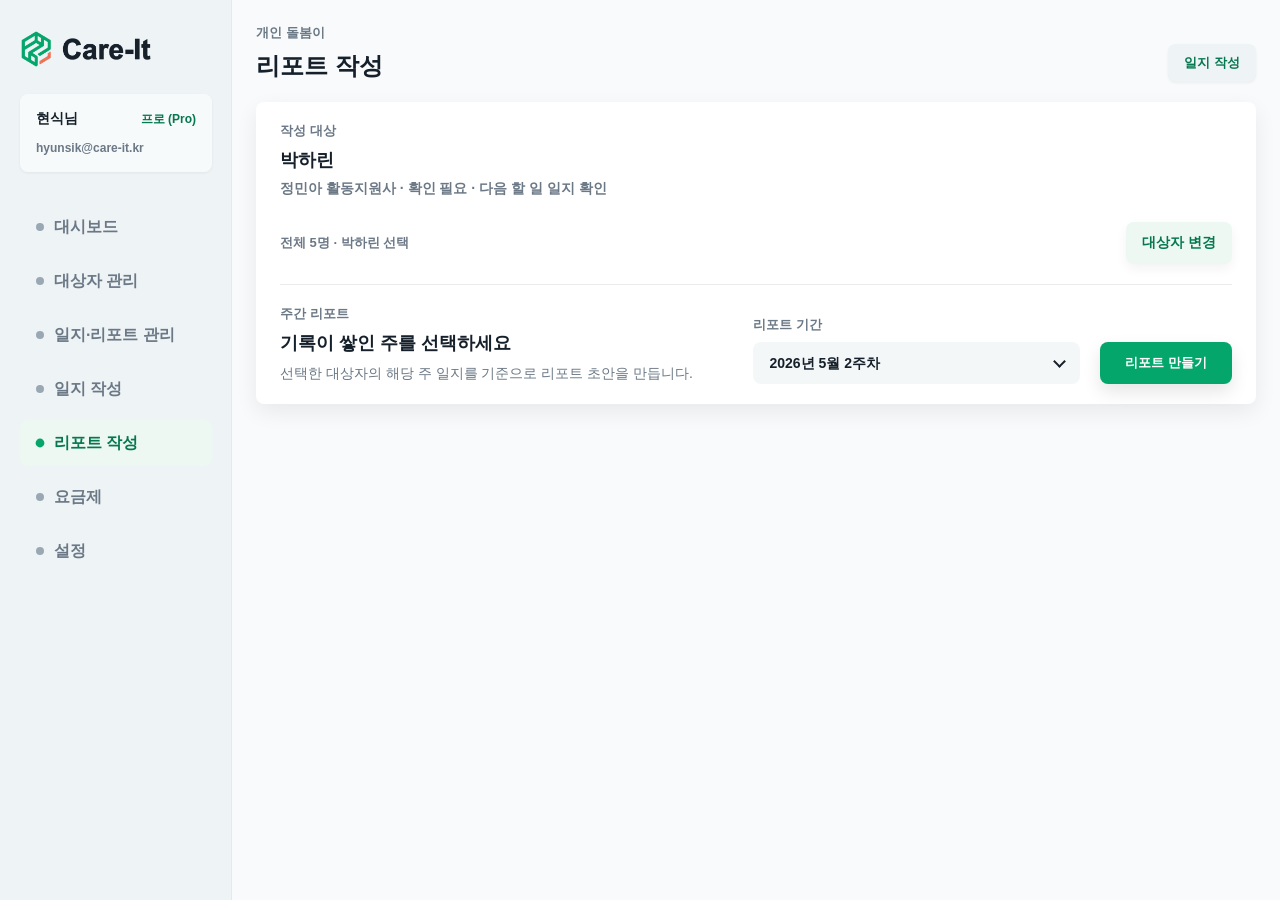
<file: careit-report.html>
<!doctype html>
<html lang="ko">
  <head>
    <meta charset="UTF-8" />
    <meta name="viewport" content="width=device-width, initial-scale=1.0" />
    <meta
      name="description"
      content="케어릿 일지 데이터를 바탕으로 만든 주간·월간 케어 리포트 로컬 HTML 시안"
    />
    <link rel="icon" href="data:," />
    <title>케어릿 케어 리포트</title>
    <script>
      if (window.top === window.self && !new URLSearchParams(window.location.search).has("embedded")) {
        window.location.replace("care-it-ui-mockup.html?view=reports");
      }
    </script>
    <style>
      :root {
        /* Shared Care-it app tokens. */
        --dark-green: #06784f;
        --green: #05a66b;
        --white: #ffffff;
        --black: #16202a;
        --light-gray: #eef3f5;
        --mint-soft: #edf8f3;
        --muted: #6b7886;
        --surface-soft: #f8fafb;
        --green-700: var(--dark-green);
        --green-600: var(--dark-green);
        --green-500: #05a66b;
        --green-100: var(--light-gray);
        --green-050: var(--light-gray);
        --ink-950: var(--black);
        --ink-800: var(--black);
        --ink-600: var(--black);
        --ink-500: var(--black);
        --line: rgba(0, 0, 0, 0.08);
        --line-strong: rgba(0, 0, 0, 0.08);
        --canvas: var(--surface-soft);
        --field: var(--light-gray);
        --surface: var(--white);
        --physical: var(--green);
        --social: var(--dark-green);
        --emotion: var(--green);
        --cognitive: var(--dark-green);
        --adaptation: var(--green);
        --font-caption: 14px;
        --font-body: 14px;
        --font-section: 16px;
        --font-section-heading: 24px;
        --font-display: 30px;
        --radius: 8px;
        --radius-inner: 8px;
        --card-shadow: 0 8px 22px rgba(0, 0, 0, 0.07);
      }

      * {
        box-sizing: border-box;
      }

      html {
        scroll-behavior: smooth;
        -ms-overflow-style: none;
        scrollbar-width: none;
      }

      html::-webkit-scrollbar {
        display: none;
      }

      body {
        margin: 0;
        min-width: 320px;
        min-height: 100vh;
        background: var(--canvas);
        color: var(--ink-950);
        font-family:
          Inter,
          Pretendard,
          "Noto Sans KR",
          -apple-system,
          BlinkMacSystemFont,
          "Segoe UI",
          sans-serif;
        font-size: var(--font-body);
        font-weight: 400;
        line-height: 1.7;
        word-break: keep-all;
        -ms-overflow-style: none;
        scrollbar-width: none;
      }

      body::-webkit-scrollbar {
        display: none;
      }

      h1,
      h2,
      h3,
      strong,
      b {
        font-weight: 700;
      }

      button,
      select {
        font: inherit;
      }

      button {
        border: 0;
      }

      button:focus-visible,
      select:focus-visible {
        outline: 3px solid var(--green);
        outline-offset: 2px;
      }

      .page {
        display: grid;
        gap: 20px;
        width: min(1180px, calc(100% - 40px));
        margin: 0 auto;
        padding: 28px 0 72px;
      }

      body.embedded .page {
        gap: 24px;
        width: 100%;
        margin: 0;
        padding: 0 0 24px;
      }

      .card {
        border-radius: var(--radius);
        background: var(--surface);
        box-shadow: var(--card-shadow);
      }

      .toolbar {
        display: grid;
        grid-template-columns: minmax(280px, 1.35fr) minmax(240px, 1fr);
        gap: 16px;
        align-items: end;
        padding: 24px;
      }

      .control {
        display: grid;
        gap: 7px;
      }

      .control label,
      .control__label {
        color: var(--ink-800);
        font-size: var(--font-caption);
        font-weight: 700;
      }

      .select-wrap {
        position: relative;
      }

      select {
        width: 100%;
        height: 40px;
        appearance: none;
        padding: 0 44px 0 16px;
        border: 0;
        border-radius: 8px;
        background: var(--field);
        color: var(--ink-950);
        cursor: pointer;
      }

      .select-wrap::after {
        content: "⌄";
        position: absolute;
        top: 50%;
        right: 16px;
        color: var(--ink-600);
        pointer-events: none;
        transform: translateY(-55%);
      }

      .segmented {
        display: grid;
        grid-template-columns: repeat(2, minmax(0, 1fr));
        gap: 4px;
        min-height: 48px;
        padding: 4px;
        border-radius: 8px;
        background: var(--field);
      }

      .segmented button {
        border-radius: 8px;
        background: none;
        color: var(--ink-600);
        font-weight: 700;
        cursor: pointer;
        transition: 160ms ease;
      }

      .segmented button:hover {
        color: var(--green-700);
      }

      .segmented button.active {
        background: var(--white);
        color: var(--green-700);
      }

      .period-box {
        display: flex;
        align-items: center;
        min-height: 40px;
        padding: 0 15px;
        border-radius: 8px;
        background: var(--field);
        color: var(--ink-800);
        font-weight: 700;
        white-space: nowrap;
      }

      .print-button {
        display: inline-flex;
        align-items: center;
        justify-content: center;
        gap: 8px;
        min-width: 114px;
        height: 40px;
        padding: 0 18px;
        border-radius: 8px;
        background: var(--green-600);
        color: var(--white);
        font-weight: 700;
        cursor: pointer;
        transition: 160ms ease;
      }

      .print-button:hover {
        background: var(--green-700);
        transform: translateY(-1px);
      }

      .print-button svg {
        width: 18px;
        height: 18px;
      }

      .report-head {
        padding: 30px;
      }

      .report-head__top {
        display: flex;
        align-items: flex-start;
        justify-content: space-between;
        gap: 24px;
      }

      .eyebrow {
        margin: 0 0 5px;
        color: var(--green-700);
        font-size: var(--font-caption);
        font-weight: 700;
        letter-spacing: 0.04em;
      }

      h1,
      h2,
      h3,
      p {
        margin-top: 0;
      }

      h1 {
        margin-bottom: 8px;
        font-size: var(--font-display);
        line-height: 1.2;
        letter-spacing: -0.03em;
      }

      .report-period {
        margin: 0;
        color: var(--ink-600);
        font-size: var(--font-body);
        font-weight: 700;
      }

      .status-chip {
        display: inline-flex;
        align-items: center;
        gap: 7px;
        flex: 0 0 auto;
        padding: 8px 12px;
        border-radius: 999px;
        background: var(--green-100);
        color: var(--green-700);
        font-size: var(--font-caption);
        font-weight: 700;
      }

      .status-chip::before {
        content: "";
        width: 7px;
        height: 7px;
        border-radius: 50%;
        background: var(--green-500);
      }

      .subject-strip {
        display: grid;
        grid-template-columns: 1.4fr repeat(3, 1fr);
        gap: 1px;
        overflow: hidden;
        margin-top: 26px;
        border-radius: 8px;
        background: var(--line);
      }

      .subject-cell {
        display: grid;
        gap: 3px;
        min-height: 76px;
        align-content: center;
        padding: 14px 17px;
        background: var(--white);
      }

      .subject-cell:first-child {
        grid-template-columns: 44px minmax(0, 1fr);
        column-gap: 12px;
        align-items: center;
      }

      .subject-avatar {
        display: inline-flex;
        align-items: center;
        justify-content: center;
        width: 44px;
        height: 44px;
        border-radius: 50%;
        background: var(--green-100);
        color: var(--green-700);
        font-weight: 700;
      }

      .subject-cell span {
        color: var(--ink-500);
        font-size: var(--font-caption);
        font-weight: 700;
      }

      .subject-cell strong {
        color: var(--ink-950);
        font-size: var(--font-body);
        font-weight: 700;
      }

      .hero-summary {
        display: grid;
        grid-template-columns: minmax(0, 1.65fr) minmax(330px, 1fr);
        gap: 16px;
        margin-top: 16px;
      }

      .summary-message {
        min-height: 154px;
        padding: 23px 24px;
        border-radius: var(--radius-inner);
        background: var(--green-050);
      }

      .summary-message span {
        display: inline-flex;
        align-items: center;
        gap: 7px;
        margin-bottom: 9px;
        color: var(--green-700);
        font-size: var(--font-caption);
        font-weight: 700;
      }

      .summary-message span::before {
        content: "";
        width: 8px;
        height: 8px;
        border-radius: 50%;
        background: var(--green-500);
      }

      .summary-message strong {
        display: block;
        margin-bottom: 7px;
        font-size: var(--font-section);
        line-height: 1.45;
        letter-spacing: -0.025em;
      }

      .summary-message p {
        margin: 0;
        color: var(--ink-600);
      }

      .summary-stats {
        display: grid;
        grid-template-columns: repeat(2, minmax(0, 1fr));
        gap: 1px;
        overflow: hidden;
        border-radius: var(--radius-inner);
        background: var(--line);
      }

      .summary-stat {
        display: grid;
        align-content: center;
        min-height: 72px;
        padding: 14px;
        border-radius: 0;
        background: var(--white);
      }

      .summary-stat span {
        color: var(--ink-500);
        font-size: var(--font-caption);
        font-weight: 700;
      }

      .summary-stat strong {
        margin-top: 2px;
        font-size: var(--font-section);
        letter-spacing: -0.02em;
      }

      .section-card {
        padding: 28px;
      }

      .end-section {
        display: grid;
        gap: 18px;
        padding: 28px;
      }

      .section-header {
        display: flex;
        align-items: flex-start;
        justify-content: space-between;
        gap: 20px;
        margin-bottom: 22px;
      }

      .section-header h2 {
        margin-bottom: 5px;
        font-size: var(--font-section-heading);
        line-height: 1.3;
        letter-spacing: -0.02em;
      }

      .section-header p {
        margin: 0;
        color: var(--ink-600);
        font-size: var(--font-body);
      }

      .data-badge {
        flex: 0 0 auto;
        padding: 0;
        color: var(--ink-600);
        font-size: var(--font-caption);
        font-weight: 700;
      }

      .score-layout {
        display: grid;
        grid-template-columns: 0.82fr 1.35fr;
        gap: 18px;
      }

      .overall-score,
      .change-panel {
        min-width: 0;
        border-radius: var(--radius-inner);
      }

      .overall-score {
        display: grid;
        grid-template-columns: 152px minmax(0, 1fr);
        gap: 20px;
        align-items: center;
        padding: 24px;
        background: var(--light-gray);
      }

      .score-ring {
        --score: 72;
        position: relative;
        display: grid;
        place-items: center;
        width: 146px;
        height: 146px;
        border-radius: 50%;
        background: conic-gradient(var(--green) calc(var(--score) * 1%), var(--white) 0);
      }

      .score-ring::before {
        content: "";
        position: absolute;
        inset: 12px;
        border-radius: inherit;
        background: var(--white);
      }

      .score-ring__content {
        position: relative;
        z-index: 1;
        display: grid;
        line-height: 1;
        text-align: center;
      }

      .score-ring__content strong {
        font-size: var(--font-display);
        letter-spacing: -0.055em;
      }

      .score-ring__content span {
        margin-top: 6px;
        color: var(--ink-500);
        font-size: var(--font-caption);
        font-weight: 700;
      }

      .overall-score__copy h3 {
        margin-bottom: 6px;
        font-size: var(--font-section);
      }

      .score-delta {
        display: inline-flex;
        align-items: center;
        gap: 5px;
        margin-bottom: 10px;
        color: var(--green-700);
        font-weight: 700;
      }

      .score-delta::before {
        content: "↗";
      }

      .overall-score__copy p {
        margin: 0;
        color: var(--ink-600);
        font-size: var(--font-body);
      }

      .change-panel {
        padding: 20px;
        background: var(--light-gray);
      }

      .change-panel__head {
        display: flex;
        align-items: center;
        justify-content: space-between;
        gap: 12px;
        margin-bottom: 12px;
      }

      .change-panel__head strong {
        font-size: var(--font-section);
      }

      .change-panel__head span {
        color: var(--ink-600);
        font-size: var(--font-caption);
        font-weight: 700;
      }

      .change-list {
        display: grid;
        grid-template-columns: repeat(2, minmax(0, 1fr));
        gap: 1px;
        overflow: hidden;
        border-radius: 8px;
        background: transparent;
      }

      .change-card {
        display: grid;
        grid-template-columns: minmax(0, 1fr) auto;
        gap: 6px 12px;
        min-height: 72px;
        padding: 12px 14px;
        border-radius: 0;
        background: transparent;
      }

      .change-card:nth-child(-n + 4) {
        border-bottom: 1px solid var(--line);
      }

      .change-card:nth-child(odd):not(:last-child) {
        border-right: 1px solid var(--line);
      }

      .change-card__label {
        color: var(--ink-800);
        font-size: var(--font-caption);
        font-weight: 700;
      }

      .change-card__delta {
        align-self: start;
        color: var(--green-700);
        font-size: var(--font-caption);
        font-style: normal;
        font-weight: 700;
      }

      .change-card__scores {
        display: flex;
        grid-column: 1 / -1;
        align-items: baseline;
        gap: 7px;
        color: var(--ink-600);
        font-size: var(--font-caption);
      }

      .change-card__scores b {
        color: var(--ink-950);
        font-size: var(--font-body);
        font-weight: 700;
      }

      .change-card__scores i {
        color: var(--green-700);
        font-size: var(--font-body);
        font-style: normal;
        font-weight: 700;
      }

      .change-card__scores .current b {
        color: var(--green-700);
        font-size: var(--font-section);
      }

      .period-summary-grid {
        display: grid;
        grid-template-columns: repeat(2, minmax(0, 1fr));
        gap: 12px;
        margin-bottom: 12px;
      }

      .period-summary {
        min-height: 148px;
        padding: 19px;
        border-radius: 8px;
        background: var(--light-gray);
      }

      .period-summary.current {
        background: var(--green-050);
      }

      .period-summary__head {
        display: flex;
        align-items: baseline;
        justify-content: space-between;
        gap: 12px;
        margin-bottom: 10px;
      }

      .period-summary h3 {
        margin: 0;
        font-size: var(--font-section);
      }

      .period-summary__date {
        color: var(--ink-600);
        font-size: var(--font-caption);
      }

      .period-summary p {
        margin: 0;
        color: var(--ink-600);
        font-size: var(--font-body);
        line-height: 1.7;
      }

      .diary-grid {
        display: grid;
        grid-template-columns: repeat(2, minmax(0, 1fr));
        gap: 1px;
        overflow: hidden;
        border-radius: var(--radius-inner);
        background: var(--line);
      }

      .diary-item {
        min-height: 142px;
        padding: 19px;
        border-radius: 0;
        background: var(--white);
      }

      .diary-item:last-child {
        grid-column: 1 / -1;
      }

      .diary-item__title {
        display: flex;
        align-items: center;
        margin-bottom: 9px;
      }

      .diary-item h3 {
        margin: 0;
        font-size: var(--font-section);
      }

      .diary-item p {
        margin: 0;
        color: var(--ink-600);
        font-size: var(--font-body);
      }

      .change-overview {
        margin-bottom: 12px;
        padding: 18px;
        border-radius: 8px;
        background: var(--green-050);
        font-size: var(--font-body);
        line-height: 1.7;
      }

      .diary-change {
        font-size: var(--font-body) !important;
        line-height: 1.7;
      }

      .comparison-note {
        margin: 14px 0 0;
        padding: 13px 15px;
        border-radius: 8px;
        background: var(--light-gray);
        color: var(--ink-600);
        font-size: var(--font-caption);
        line-height: 1.6;
      }

      .care-map-layout {
        display: grid;
        grid-template-columns: minmax(380px, 0.9fr) minmax(0, 1.25fr);
        gap: 18px;
      }

      .radar-panel,
      .care-guide {
        border-radius: var(--radius-inner);
        background: var(--light-gray);
      }

      .radar-panel {
        display: grid;
        grid-template-rows: minmax(0, 1fr) auto;
        justify-items: center;
        min-height: 380px;
        padding: 16px 24px 20px;
      }

      .radar {
        display: block;
        align-self: center;
        width: min(100%, 430px);
        height: auto;
        overflow: visible;
      }

      .radar-balance {
        display: flex;
        align-items: end;
        justify-content: space-between;
        width: 100%;
        margin-top: 0;
        padding-top: 16px;
        border-top: 1px solid var(--line);
      }

      .radar-balance span {
        display: block;
        margin-bottom: 3px;
        font-size: var(--font-caption);
        font-weight: 700;
      }

      .radar-balance strong {
        color: var(--green-700);
        font-size: var(--font-display);
        letter-spacing: -0.04em;
      }

      .radar-balance p {
        margin: 0 0 4px;
        color: var(--green-700);
        font-size: var(--font-body);
        font-weight: 700;
      }

      .radar-grid {
        display: none;
        fill: none;
        stroke: var(--white);
        stroke-width: 1;
      }

      .radar-grid:nth-of-type(5) {
        display: block;
      }

      .radar-axis {
        stroke: var(--white);
        stroke-width: 1;
      }

      .radar-shape {
        fill: var(--green);
        fill-opacity: 0.18;
        stroke: var(--green);
        stroke-width: 3;
        stroke-linejoin: round;
        transition: 480ms ease;
      }

      .radar-dot {
        fill: var(--white);
        stroke: var(--dark-green);
        stroke-width: 3;
        transition: 480ms ease;
      }

      .radar.is-animating .radar-shape,
      .radar.is-animating .radar-dot {
        transition: none;
      }

      .radar-label {
        fill: var(--ink-800);
        font-family: inherit;
        font-size: var(--font-caption);
        font-weight: 700;
      }

      .radar-value {
        fill: var(--green-700);
        font-family: inherit;
        font-size: var(--font-caption);
        font-weight: 700;
      }

      .care-guide {
        padding: 23px;
        background: var(--light-gray);
      }

      .guide-overview {
        padding-bottom: 19px;
      }

      .guide-overview span {
        color: var(--green-700);
        font-size: var(--font-caption);
        font-weight: 700;
      }

      .guide-overview strong {
        display: block;
        margin: 5px 0 7px;
        font-size: var(--font-section);
        line-height: 1.45;
        letter-spacing: -0.025em;
      }

      .guide-overview p {
        margin: 0;
        color: var(--ink-600);
        font-size: var(--font-body);
      }

      .care-map-list {
        display: grid;
        margin-top: 19px;
      }

      .care-map-item {
        padding: 13px 0;
      }

      .care-map-item + .care-map-item {
        border-top: 1px solid var(--line);
      }

      .care-map-item__head {
        display: flex;
        align-items: baseline;
        justify-content: space-between;
        gap: 12px;
        margin-bottom: 5px;
      }

      .care-map-item__head strong {
        font-size: var(--font-section);
      }

      .care-map-item__score {
        color: var(--green-700);
        font-size: var(--font-section);
        font-weight: 700;
      }

      .care-map-item p {
        margin: 0;
        color: var(--ink-600);
        font-size: var(--font-body);
        line-height: 1.65;
      }

      .care-map-item__guidance {
        margin-top: 5px !important;
      }

      .care-map-item__guidance span {
        margin-right: 6px;
        color: var(--green-700);
        font-weight: 700;
      }

      .guide-list {
        display: grid;
        gap: 15px;
        margin-top: 19px;
      }

      .guide-item {
        display: grid;
        grid-template-columns: 44px minmax(0, 1fr);
        gap: 13px;
        align-items: start;
      }

      .guide-item__number {
        display: grid;
        place-items: center;
        width: 44px;
        height: 44px;
        border-radius: 8px;
        background: var(--green-100);
        color: var(--green-700);
        font-weight: 700;
      }

      .guide-item strong {
        display: block;
        margin-bottom: 2px;
        font-size: var(--font-section);
      }

      .guide-item p {
        margin: 0;
        color: var(--ink-600);
        font-size: var(--font-caption);
      }

      .domain-grid {
        display: grid;
        grid-template-columns: repeat(5, minmax(0, 1fr));
        gap: 1px;
        margin-top: 16px;
        overflow: hidden;
        border-radius: var(--radius-inner);
        background: var(--line);
      }

      .domain-card {
        position: relative;
        overflow: hidden;
        display: flex;
        flex-direction: column;
        min-height: 164px;
        padding: 19px;
        border-radius: 0;
        background: var(--white);
      }

      .domain-card::before {
        display: none;
      }

      .domain-card.physical {
        --domain-color: var(--physical);
      }

      .domain-card.social {
        --domain-color: var(--social);
      }

      .domain-card.emotion {
        --domain-color: var(--emotion);
      }

      .domain-card.cognitive {
        --domain-color: var(--cognitive);
      }

      .domain-card.adaptation {
        --domain-color: var(--adaptation);
      }

      .domain-card__head {
        display: flex;
        align-items: center;
        justify-content: space-between;
        gap: 10px;
        margin-bottom: 11px;
      }

      .domain-card__head h3 {
        margin: 0;
        font-size: var(--font-section);
      }

      .domain-score {
        display: inline-flex;
        align-items: baseline;
        gap: 2px;
        color: var(--domain-color);
        font-size: var(--font-section);
        font-weight: 700;
      }

      .domain-score small {
        font-size: var(--font-caption);
        font-weight: 700;
      }

      .domain-card p {
        min-height: 0;
        margin-bottom: 0;
        color: var(--ink-600);
        font-size: var(--font-body);
        line-height: 1.62;
      }

      .care-action-panel {
        margin-top: 16px;
        padding: 0;
      }

      .care-action-panel__head {
        margin-bottom: 12px;
      }

      .care-action-panel__head h3 {
        margin: 0;
        font-size: var(--font-section);
      }

      .care-action-list {
        display: grid;
        gap: 1px;
        overflow: hidden;
        border-radius: 8px;
        background: var(--line);
      }

      .care-action-item {
        display: grid;
        grid-template-columns: minmax(130px, 0.7fr) 150px minmax(0, 2fr);
        gap: 14px;
        align-items: center;
        padding: 14px 16px;
        background: var(--white);
      }

      .care-action-item__domain {
        font-size: var(--font-section);
        font-weight: 700;
      }

      .care-action-item__label {
        color: var(--green-700);
        font-size: var(--font-body);
        font-weight: 700;
      }

      .care-action-item p {
        margin: 0;
        color: var(--ink-600);
        font-size: var(--font-body);
        line-height: 1.55;
      }

      .method-note {
        display: grid;
        grid-template-columns: minmax(0, 1fr);
        align-items: start;
        padding: 18px 20px;
        border-radius: 8px;
        background: var(--light-gray);
      }

      .method-note__icon {
        display: grid;
        place-items: center;
        width: 34px;
        height: 34px;
        border-radius: 50%;
        background: var(--green-100);
        color: var(--green-700);
        font-weight: 700;
      }

      .method-note strong {
        display: block;
        margin-bottom: 3px;
        font-size: var(--font-body);
      }

      .method-note p {
        margin: 0;
        color: var(--ink-600);
        font-size: var(--font-caption);
      }

      .report-footer {
        display: flex;
        align-items: center;
        justify-content: space-between;
        gap: 20px;
        padding: 3px 4px 0;
        color: var(--ink-500);
        font-size: var(--font-caption);
      }

      .report-footer strong {
        color: var(--green-700);
      }

      @media (max-width: 1040px) {
        .toolbar {
          grid-template-columns: repeat(2, minmax(0, 1fr));
        }

        .domain-grid {
          grid-template-columns: repeat(2, minmax(0, 1fr));
        }

        .care-action-item {
          grid-template-columns: minmax(120px, 0.7fr) 130px minmax(0, 2fr);
        }
      }

      @media (min-width: 601px) and (max-width: 1040px) {
        .page {
          width: min(100% - 48px, 1180px);
          gap: 18px;
          padding: 24px 0 56px;
        }

        body.embedded .page {
          width: 100%;
          padding: 0 0 24px;
        }

        .toolbar,
        .report-head,
        .section-card,
        .end-section {
          padding: 24px;
        }

        .toolbar {
          gap: 12px;
        }

        .data-badge,
        .status-chip,
        .report-period,
        .period-box,
        .change-panel__head span,
        .change-card__scores {
          white-space: nowrap;
        }

        .subject-cell span,
        .subject-cell strong {
          overflow: hidden;
          text-overflow: ellipsis;
          white-space: nowrap;
        }
      }

      @media (max-width: 900px) {
        .hero-summary,
        .score-layout,
        .care-map-layout {
          grid-template-columns: 1fr;
        }
      }

      @media (max-width: 600px) {
        body {
          background: var(--white);
          font-size: var(--font-body);
          word-break: normal;
        }

        .page {
          width: min(100% - 24px, 1180px);
        }

        .page {
          gap: 14px;
          padding-top: 14px;
        }

        .toolbar,
        .report-head,
        .section-card,
        .end-section {
          padding: 18px;
        }

        .toolbar {
          grid-template-columns: 1fr;
          gap: 12px;
        }

        .report-head__top,
        .section-header {
          display: grid;
          gap: 12px;
        }

        .status-chip,
        .data-badge {
          width: fit-content;
        }

        .subject-strip {
          grid-template-columns: repeat(2, minmax(0, 1fr));
        }

        .subject-cell:first-child {
          grid-column: 1 / -1;
        }

        .subject-cell:last-child {
          grid-column: 1 / -1;
        }

        .hero-summary,
        .period-summary-grid,
        .diary-grid,
        .domain-grid {
          grid-template-columns: 1fr;
        }

        .overall-score {
          grid-template-columns: 1fr;
          justify-items: center;
          text-align: center;
        }

        .change-list {
          grid-template-columns: 1fr;
        }

        .change-card:nth-child(n) {
          border-right: 0;
        }

        .change-card:not(:last-child) {
          border-bottom: 1px solid var(--line);
        }

        .care-action-item {
          grid-template-columns: 1fr;
          gap: 4px;
        }

        .care-map-layout {
          display: block;
        }

        .radar-panel {
          grid-template-rows: auto auto;
          min-height: 0;
          margin-bottom: 12px;
          padding: 12px 6px 16px;
        }

        .radar {
          display: block;
          width: 100%;
        }

        .radar-balance {
          padding: 16px 17px 0;
        }

        .report-footer {
          display: grid;
          text-align: center;
        }
      }

      @media print {
        @page {
          size: A4 landscape;
          margin: 10mm;
        }

        body {
          background: var(--white);
          color-adjust: exact;
          -webkit-print-color-adjust: exact;
        }

        .toolbar {
          display: none !important;
        }

        .page {
          display: block;
          width: 100%;
          max-width: none;
          padding: 0;
        }

        .page > * + * {
          margin-top: 6mm;
        }

        .report-head,
        .section-card,
        .end-section,
        .method-note,
        .report-footer,
        .score-layout,
        .diary-grid,
        .care-map-layout {
          break-inside: avoid;
          page-break-inside: avoid;
        }

        .diary-section,
        .care-map-section {
          break-before: page;
          page-break-before: always;
        }

        .report-head,
        .section-card,
        .end-section {
          padding: 16px;
        }

        .subject-strip {
          margin-top: 16px;
        }

        .hero-summary,
        .score-layout,
        .care-map-layout {
          gap: 12px;
        }

        .overall-score {
          grid-template-columns: 124px minmax(0, 1fr);
          gap: 14px;
          padding: 16px;
        }

        .score-ring {
          width: 120px;
          height: 120px;
        }

        .score-ring::before {
          inset: 10px;
        }

        .change-panel {
          padding: 12px;
        }

        .change-card {
          min-height: 54px;
          padding: 8px 10px;
        }

        .change-overview {
          margin-bottom: 8px;
          padding: 14px;
        }

        .diary-item {
          min-height: 96px;
          padding: 14px;
        }

        .care-guide {
          padding: 16px;
        }

        .guide-overview {
          padding-bottom: 10px;
        }

        .care-map-list {
          margin-top: 10px;
        }

        .care-map-item {
          padding: 8px 0;
        }

        .radar-panel {
          min-height: 0;
          padding: 12px 16px 16px;
        }

        .radar-balance {
          padding-top: 10px;
        }
      }
    </style>
  </head>
  <body>
    <main class="page">
      <section class="toolbar card" aria-label="리포트 조회 조건">
        <div class="control">
          <span class="control__label">리포트 종류</span>
          <div class="segmented" role="tablist" aria-label="리포트 종류">
            <button class="active" type="button" role="tab" aria-selected="true" data-mode="weekly">
              주간 리포트
            </button>
          </div>
        </div>

        <div class="control">
          <span class="control__label">리포트 기간</span>
          <div class="period-box" data-period>2026-08-17 - 2026-08-23</div>
        </div>
      </section>

      <section class="report-head card">
        <div class="report-head__top">
          <div>
            <p class="eyebrow">CAREIT CARE REPORT</p>
            <h1 data-report-title>주간 케어 리포트</h1>
            <p class="report-period" data-report-period>2026년 8월 17일 - 8월 23일</p>
          </div>
        </div>

        <div class="subject-strip" aria-label="대상자 정보">
          <div class="subject-cell">
            <span class="subject-avatar" aria-hidden="true" data-report-subject-initial>김</span>
            <div>
              <span>대상자</span>
              <strong data-report-subject-name>김하늘 (예시)</strong>
            </div>
          </div>
          <div class="subject-cell">
            <span>생년월일</span>
            <strong>2019-04-12</strong>
          </div>
          <div class="subject-cell">
            <span>담당 케어자</span>
            <strong data-report-subject-owner>박지영</strong>
          </div>
          <div class="subject-cell">
            <span>리포트 작성일</span>
            <strong>2026-08-24</strong>
          </div>
        </div>

        <div class="hero-summary">
          <div class="summary-message">
            <span>이번 기간 한눈에</span>
            <strong data-headline>혼자 집중하는 활동은 안정적이었고, 관계 활동은 조금 더 기회가 필요했어요.</strong>
            <p data-headline-detail>
              블록과 모래놀이에서 긴 집중이 관찰됐습니다. 불편감을 표현한 뒤 활동으로 돌아오는 흐름도 지난주보다 자연스러워졌습니다.
            </p>
          </div>
          <div class="summary-stats" data-summary-stats></div>
        </div>
      </section>

      <section class="section-card card change-section">
        <div class="section-header">
          <div>
            <h2>이전 기간과의 변화</h2>
          </div>
          <span class="data-badge" data-data-basis>일지 7건 · 빠른 체크 22개 기준</span>
        </div>

        <div class="score-layout">
          <article class="overall-score">
            <div class="score-ring" data-score-ring role="img" aria-label="케어릿 활동 균형지수 72점">
              <div class="score-ring__content">
                <strong data-overall-score>72</strong>
                <span>활동 균형지수</span>
              </div>
            </div>
            <div class="overall-score__copy">
              <h3>케어릿 활동 균형</h3>
              <div class="score-delta" data-overall-delta>지난주보다 4점</div>
              <p data-overall-copy>
                네 영역이 대체로 고르게 기록됐습니다. 사회 영역의 활동 기회를 보완하면 균형이 더 좋아집니다.
              </p>
            </div>
          </article>

          <article class="change-panel">
            <div class="change-panel__head">
              <strong>영역별 변화</strong>
              <span data-previous-label>지난주 → 이번 기간</span>
            </div>
            <div class="change-list" data-change-list></div>
          </article>
        </div>
      </section>

      <section class="section-card card diary-section">
        <div class="section-header">
          <div>
            <h2>기록 변화 요약</h2>
          </div>
          <span class="data-badge" data-diary-source>이번 기간 기록 기준</span>
        </div>

        <p class="change-overview" data-change-overview></p>

        <div class="diary-grid" data-diary-grid></div>
      </section>

      <section class="section-card card care-map-section">
        <div class="section-header">
          <div>
            <h2>케어릿 케어지도</h2>
          </div>
        </div>

        <div class="care-map-layout">
          <div class="radar-panel">
            <svg class="radar" viewBox="0 0 420 360" role="img" aria-labelledby="radarTitle radarDesc">
              <title id="radarTitle">케어릿 5영역 케어지도</title>
              <desc id="radarDesc">신체, 사회, 정서, 인지, 적응 영역의 활동 기반 지수를 나타냅니다.</desc>

              <polygon class="radar-grid" points="210,138.75 239.73,160.34 228.37,195.28 191.63,195.28 180.27,160.34" />
              <polygon class="radar-grid" points="210,107.5 269.45,150.68 246.74,220.57 173.26,220.57 150.55,150.68" />
              <polygon class="radar-grid" points="210,76.25 299.18,141.02 265.1,245.85 154.9,245.85 120.82,141.02" />
              <polygon class="radar-grid" points="210,45 328.9,131.36 283.47,271.13 136.53,271.13 91.1,131.36" />
              <polygon class="radar-grid" points="210,20 352.68,123.5 298.16,291.58 121.84,291.58 67.32,123.5" />

              <line class="radar-axis" x1="210" y1="170" x2="210" y2="20" />
              <line class="radar-axis" x1="210" y1="170" x2="352.68" y2="123.5" />
              <line class="radar-axis" x1="210" y1="170" x2="298.16" y2="291.58" />
              <line class="radar-axis" x1="210" y1="170" x2="121.84" y2="291.58" />
              <line class="radar-axis" x1="210" y1="170" x2="67.32" y2="123.5" />

              <polygon class="radar-shape" data-radar-shape points="210,82.5 263.49,152.62 256.3,233.72 157.1,242.81 141.03,147.59" />

              <circle class="radar-dot" data-radar-dot="physical" cx="210" cy="82.5" r="5" />
              <circle class="radar-dot" data-radar-dot="social" cx="263.49" cy="152.62" r="5" />
              <circle class="radar-dot" data-radar-dot="emotion" cx="256.3" cy="233.72" r="5" />
              <circle class="radar-dot" data-radar-dot="cognitive" cx="157.1" cy="242.81" r="5" />
              <circle class="radar-dot" data-radar-dot="adaptation" cx="141.03" cy="147.59" r="5" />

              <text class="radar-label" x="210" y="10" text-anchor="middle">신체·활동</text>
              <text class="radar-value" data-radar-value="physical" x="210" y="45" text-anchor="middle">70</text>
              <text class="radar-label" x="375" y="111" text-anchor="middle">사회·관계</text>
              <text class="radar-value" data-radar-value="social" x="338" y="128" text-anchor="middle">45</text>
              <text class="radar-label" x="335" y="316" text-anchor="middle">정서·회복</text>
              <text class="radar-value" data-radar-value="emotion" x="294" y="280" text-anchor="middle">63</text>
              <text class="radar-label" x="85" y="316" text-anchor="middle">인지·학습</text>
              <text class="radar-value" data-radar-value="cognitive" x="126" y="280" text-anchor="middle">72</text>
              <text class="radar-label" x="45" y="111" text-anchor="middle">적응·생활</text>
              <text class="radar-value" data-radar-value="adaptation" x="82" y="128" text-anchor="middle">67</text>
            </svg>
            <div class="radar-balance">
              <div>
                <span>활동 균형 점수</span>
                <strong data-radar-balance>72점</strong>
              </div>
              <p data-radar-balance-delta>지난주 대비 +4점</p>
            </div>
          </div>

          <div class="care-guide">
            <div class="guide-overview">
              <span>CARE GUIDE</span>
              <strong data-guide-title>혼자 하는 집중을 관계 활동으로 자연스럽게 연결해 주세요.</strong>
            </div>
            <div class="care-map-list" data-care-map-list></div>
          </div>
        </div>
      </section>

      <section class="end-section card">
        <aside class="method-note" aria-label="점수 산출 안내">
          <div>
            <strong>점수는 능력이나 건강 상태를 평가하지 않습니다.</strong>
            <p>
              케어릿 활동 균형지수는 선택된 기간의 일지와 빠른 체크에 기록된 활동 기회·참여도·지속성을 요약한 참고지표입니다. 질병의 진단·치료 또는 건강 위험 예측을 위한 정보가 아니며, 기록이 부족한 경우 점수 대신 ‘기록 부족’으로 표시하는 것을 원칙으로 합니다.
            </p>
          </div>
        </aside>

        <footer class="report-footer">
          <span><strong>케어릿</strong> · 기록이 쌓이면 돌봄의 흐름이 보입니다.</span>
          <span>예시 데이터로 제작된 로컬 리포트 시안입니다.</span>
        </footer>
      </section>
    </main>

    <script>
      if (new URLSearchParams(window.location.search).has("embedded")) {
        document.body.classList.add("embedded");
      }

      const sampleWeeklyDiaries = {
        previous: {
          date: "2026-08-15",
          label: "지난주 일지",
          freeMemo:
            "오전에는 블록을 30분 정도 쌓고 놀이를 멈췄습니다. 놀이터에서는 모래놀이를 10분 했고, 다른 아이가 다가오자 보호자 곁으로 왔습니다. 점심은 절반 먹고 낮잠은 30분 잤습니다. 식사 전 손 씻기는 안내 후 함께 했고, 대변 활동은 기록되지 않았습니다. 저녁 영상통화에서는 화면을 보다가 자리를 옮겼습니다.",
          socialEmotion:
            "또래가 다가오자 보호자 곁으로 왔고, 인사에는 바로 반응하지 않았습니다. 영상통화에서는 화면을 보다가 자리를 옮겼습니다.",
          learningActivity:
            "블록을 30분 정도 쌓았지만 무너진 뒤에는 다시 시작하지 않았습니다.",
          healthSafety:
            "점심은 절반, 저녁은 완식했습니다. 낮잠은 30분 잤고 안전 관련 사고는 없었습니다.",
          adaptation:
            "식사 전 손 씻기는 말로 안내하자 함께 했습니다. 대변 활동은 별도 기록이 없었습니다.",
          notes: "모래놀이를 잠시 하고 그네 주변을 살폈습니다.",
          quickChecks: {
            breakfast: "완식",
            lunch: "절반",
            dinner: "완식",
            medication: "해당없음",
            mood: "평온",
            activity: "보통",
          },
          scores: { balance: 68, physical: 66, social: 42, emotion: 55, cognitive: 70, adaptation: 54 },
        },
        current: {
          date: "2026-08-22",
          label: "이번 주 일지",
          freeMemo:
            "주말이라 하늘이랑 집에 있었습니다. 오전에 블록을 한 시간 넘게 혼자 쌓았습니다. 무너지니까 짜증을 한 번 냈는데 다시 쌓았습니다. 점심 먹고 놀이터에 갔습니다. 미끄럼틀은 안 타고 모래만 계속 만졌습니다. 다른 아이가 다가왔을 때 뒤로 왔습니다. 외출 후에는 손을 씻었고, 대변 활동 뒤 정리와 손 씻기는 보호자 안내로 마무리했습니다. 저녁 영상통화에서는 처음엔 화면만 보다가 나중에 손을 흔들었습니다. 낮잠은 잠들지 못했고, 저녁을 조금 먹은 뒤 늦게 배고픔을 표현해 우유를 줬습니다.",
          socialEmotion:
            "놀이터에서 다른 아이가 오니까 바로 보호자 뒤로 왔습니다. 저녁 영상통화에서는 처음에는 화면만 보고 말은 하지 않다가 나중에 손을 흔들었습니다.",
          learningActivity:
            "오전에 블록을 한 시간 넘게 혼자 쌓았습니다. 무너지니까 짜증을 한 번 냈는데 다시 쌓았습니다.",
          healthSafety:
            "손을 씻기고 낮잠을 재우려 했는데 잠들지 못했습니다. 점심은 적게 먹었고, 저녁 늦게 배고픔을 표현해 우유를 제공했습니다.",
          adaptation:
            "외출 후 손 씻기는 안내 없이 진행했습니다. 대변 활동 뒤 정리와 손 씻기는 보호자 안내로 마무리했습니다.",
          notes:
            "놀이터에서 미끄럼틀은 타지 않고 모래만 계속 만졌습니다. 20분쯤 있다가 집에 왔습니다.",
          quickChecks: {
            breakfast: "완식",
            lunch: "절반",
            dinner: "절반",
            medication: "해당없음",
            mood: "평온",
            activity: "적극 참여",
          },
          scores: { balance: 72, physical: 70, social: 45, emotion: 63, cognitive: 72, adaptation: 67 },
        },
      };

      const reportData = {
        weekly: {
          title: "주간 케어 리포트",
          periodControl: "2026-08-17 - 2026-08-23",
          periodText: "2026년 8월 17일 - 8월 23일",
          previousLabel: "지난주",
          changeCaption: "지난주와 비교한 활동 기록의 변화입니다.",
          basis: "일지 7건 · 빠른 체크 22개 기준",
          headline: "혼자 집중하는 활동은 안정적이었고, 관계 활동은 조금 더 기회가 필요했어요.",
          headlineDetail:
            "블록과 모래놀이에서 긴 집중이 관찰됐습니다. 불편감을 표현한 뒤 활동으로 돌아오는 흐름도 지난주보다 자연스러워졌습니다.",
          changeOverview:
            "지난주에는 블록 놀이가 중간에 멈추고 또래가 가까워지면 보호자 곁으로 이동하는 모습이 있었어요. 이번 주에는 블록이 무너진 뒤 다시 시작하고, 영상통화 말미에 손을 흔드는 등 집중·회복과 익숙한 관계 안에서의 반응에 작은 변화가 보였어요.",
          stats: [
            ["작성된 일지", "7건"],
            ["빠른 체크", "22개"],
            ["적극 참여", "5회"],
            ["확인 필요", "1건"],
          ],
          overall: 72,
          previousOverall: 68,
          overallCopy:
            "다섯 영역이 대체로 고르게 기록됐습니다. 사회 영역의 활동 기회를 보완하면 균형이 더 좋아집니다.",
          domains: {
            physical: {
              label: "신체·활동",
              value: 70,
              previous: 66,
              state: "꾸준히 참여",
              summary: "모래놀이와 생활 움직임이 꾸준히 기록됐고, 피로로 중단한 장면은 없었습니다.",
              guidanceType: "maintain",
              guidance: "모래놀이와 생활 움직임을 현재처럼 꾸준히 이어가 주세요.",
            },
            social: {
              label: "사회·관계",
              value: 45,
              previous: 42,
              state: "활동 기회 보완",
              summary: "또래의 접근에는 짧게 반응했고, 익숙한 보호자와의 인사에는 자연스럽게 반응했습니다.",
              guidanceType: "activity",
              guidance: "블록 한 개씩 주고받기 · 가족 안부 통화",
            },
            emotion: {
              label: "정서·회복",
              value: 63,
              previous: 55,
              state: "회복 흐름 증가",
              summary: "짜증을 표현한 뒤 도움 없이 다시 활동으로 돌아온 장면이 지난주보다 늘었습니다.",
              guidanceType: "activity",
              guidance: "감정카드 고르기 · 시작 전 순서 예고",
            },
            cognitive: {
              label: "인지·학습",
              value: 72,
              previous: 70,
              state: "집중 유지",
              summary: "블록 쌓기와 모래 탐색처럼 결과가 분명한 활동에 긴 시간 집중했습니다.",
              guidanceType: "maintain",
              guidance: "블록 쌓기와 모래 탐색처럼 집중이 이어지는 활동을 현재처럼 유지해 주세요.",
            },
            adaptation: {
              label: "적응·생활",
              value: 67,
              previous: 54,
              state: "생활 루틴 기록 증가",
              summary: "손 씻기와 정리 같은 일상 루틴을 안내에 따라 이어간 장면이 기록됐습니다.",
              guidanceType: "activity",
              guidance: "손 씻기 순서 카드 · 정리 루틴 함께 보기",
            },
          },
          diaryLead:
            "오전에는 블록을 오래 쌓으며 혼자 놀이에 집중했고, 무너졌을 때 불편감을 표현한 뒤 다시 쌓았습니다. 또래와의 상호작용은 짧았지만 보호자와의 인사에는 반응했습니다. 식사량은 적었고 낮잠은 시도했으나 잠들지 않았습니다.",
          diary: [
            { title: "사회·정서", change: "지난주에는 또래가 가까워지면 보호자 곁으로 이동하는 모습이 주로 보였는데, 이번 주에는 영상통화 말미에 손을 흔들며 익숙한 관계 안에서 반응을 보였어요." },
            { title: "학습·활동", change: "지난주에는 블록이 무너지면 놀이를 멈추기도 했는데, 이번 주에는 다시 쌓아 활동을 이어갔어요. 집중과 회복의 흐름이 조금 더 안정적으로 보였어요." },
            { title: "건강·안전", change: "지난주에 비해 식사와 수면의 편차는 이어졌지만, 야외활동을 포함해 안전 관련 특이사항 없이 지냈어요. 하루 단위의 차이보다 반복되는 흐름을 살펴보면 좋아요." },
            { title: "적응·생활", change: "지난주에는 손 씻기와 정리에 안내가 필요했는데, 이번 주에는 외출 후 손 씻기를 스스로 시작했어요. 생활 루틴을 이어 가는 장면이 늘었어요." },
            { title: "특이사항", change: "지난주부터 모래와 블록처럼 손으로 탐색하는 활동을 선호했는데, 이번 주에는 선택한 활동을 더 오래 이어갔어요." },
          ],
          guideTitle: "혼자 하는 집중을 관계 활동으로 자연스럽게 연결해 주세요.",
          guideCopy:
            "가장 낮은 영역을 문제로 판단하지 않고, 다음 기간에 더 제공해 볼 활동 기회로 안내합니다.",
          guides: [
            ["01", "익숙한 놀이에 한 사람만 참여하기", "블록을 한 개씩 주고받으며 완성하는 방식으로 관계 활동의 부담을 낮춥니다."],
            ["02", "감정 표현 뒤 돌아온 순간을 기록하기", "짜증의 유무보다 활동으로 다시 돌아오는 데 필요한 도움과 시간을 관찰합니다."],
            ["03", "식사와 수면은 한 주 더 같은 기준으로 보기", "한 번의 적은 식사량을 상태 판단에 사용하지 않고 반복 여부를 확인합니다."],
          ],
        },
        monthly: {
          title: "월간 케어 리포트",
          periodControl: "2026-07-01 - 2026-07-31",
          periodText: "2026년 7월 1일 - 7월 31일",
          previousLabel: "지난달",
          currentLabel: "이번 달",
          changeCaption: "지난달과 비교한 활동 기록의 변화입니다.",
          basis: "일지 24건 · 빠른 체크 81개 기준",
          headline: "집중 활동과 정서 회복 흐름이 좋아졌고, 사회 활동은 천천히 넓어지고 있어요.",
          headlineDetail:
            "혼자 시작한 놀이를 케어자와 함께 이어가는 장면이 늘었습니다. 식사와 수면은 주차별 차이가 있어 다음 달에도 같은 기준으로 관찰합니다.",
          changeOverview:
            "지난달에는 혼자 하는 놀이와 익숙한 케어자와의 활동이 중심이었다면, 이번 달에는 함께 만든 활동을 이어 가고 불편감을 표현한 뒤 다시 참여하는 장면이 더 자주 보였어요. 사회·정서와 생활 루틴에서의 긍정적인 흐름을 다음 달에도 이어서 살펴보면 좋아요.",
          stats: [
            ["작성된 일지", "24건"],
            ["빠른 체크", "81개"],
            ["적극 참여", "18회"],
            ["확인 필요", "3건"],
          ],
          overall: 76,
          previousOverall: 69,
          overallCopy:
            "정서와 사회 영역이 지난달보다 좋아졌습니다. 신체활동은 기록 편차가 있어 다음 달에 기회를 일정하게 제공해 보는 것이 좋습니다.",
          domains: {
            physical: {
              label: "신체·활동",
              value: 68,
              previous: 70,
              state: "기록 기회 유지",
              summary: "실내 활동은 꾸준했지만 야외 신체활동은 날씨에 따라 주차별 편차가 있었습니다.",
              guidanceType: "activity",
              guidance: "실내 장애물 걷기 · 공 주고받기",
            },
            social: {
              label: "사회·관계",
              value: 61,
              previous: 49,
              state: "참여 흐름 증가",
              summary: "익숙한 사람과의 공동 활동이 늘었고 또래의 접근에도 짧게 반응하는 장면이 반복됐습니다.",
              guidanceType: "activity",
              guidance: "역할 나누어 만들기 · 인사 루틴",
            },
            emotion: {
              label: "정서·회복",
              value: 74,
              previous: 62,
              state: "회복 흐름 안정",
              summary: "불편감을 표현한 뒤 안내를 받고 활동으로 돌아오는 과정이 월 후반에 더 자연스러워졌습니다.",
              guidanceType: "maintain",
              guidance: "불편감을 표현한 뒤 다시 참여하는 흐름을 현재처럼 지지해 주세요.",
            },
            cognitive: {
              label: "인지·학습",
              value: 78,
              previous: 75,
              state: "집중 유지",
              summary: "블록, 분류, 순서 맞추기처럼 끝이 분명한 활동에서 집중 시간이 안정적으로 유지됐습니다.",
              guidanceType: "maintain",
              guidance: "블록과 분류 활동에서 보이는 안정적인 집중 흐름을 현재처럼 이어가 주세요.",
            },
            adaptation: {
              label: "적응·생활",
              value: 69,
              previous: 58,
              state: "생활 루틴 안정",
              summary: "손 씻기와 정리처럼 반복되는 일상 루틴에 참여하는 장면이 월 후반에 더 자주 기록됐습니다.",
              guidanceType: "activity",
              guidance: "손 씻기 순서 그림 · 정리 마무리 노래",
            },
          },
          periodSummaries: [
            {
              label: "지난달 요약",
              date: "2026년 6월",
              text: "혼자 하는 블록·분류 활동은 꾸준했지만, 또래가 다가오면 보호자 곁으로 오는 장면이 많았습니다. 야외활동과 식사·수면은 주차별 차이가 있었습니다.",
            },
            {
              label: "이번 달 요약",
              date: "2026년 7월",
              text: "혼자 시작한 놀이를 케어자와 함께 이어가는 장면이 늘었고, 감정을 표현한 뒤 다시 참여하는 흐름도 월 후반에 더 안정적이었습니다.",
            },
          ],
          diary: [
            { title: "사회·정서", change: "지난달에는 익숙한 케어자와의 활동이 중심이었는데, 이번 달에는 공동 활동이 늘고 또래의 접근에 고개를 돌리거나 손을 흔드는 반응도 반복됐어요." },
            { title: "학습·활동", change: "지난달부터 선호하던 블록과 분류 활동에서, 이번 달에는 집중 시간이 더 안정적으로 유지됐어요. 스스로 시작한 활동을 함께 이어 가는 장면도 늘었어요." },
            { title: "건강·안전", change: "식사와 수면은 지난달과 마찬가지로 주차별 편차가 있었지만, 이번 달에도 야외활동을 포함해 안전 관련 사고는 기록되지 않았어요." },
            { title: "적응·생활", change: "지난달에는 손 씻기와 정리를 마치는 데 도움이 필요했는데, 이번 달에는 순서를 스스로 시작하는 장면이 늘고 대변 활동 뒤 정리도 안내에 따라 마무리했어요." },
            { title: "특이사항", change: "지난달부터 모래와 블록처럼 손으로 탐색하는 활동을 선호했고, 이번 달에는 같은 활동을 끝까지 이어 가는 장면이 더 자주 보였어요." },
          ],
          guideTitle: "좋아진 회복 흐름을 공동 활동으로 한 단계 넓혀보세요.",
          guideCopy:
            "지난달보다 증가한 사회·정서 참여를 유지하면서 신체활동 기회를 주차별로 고르게 배치합니다.",
          guides: [
            ["01", "주 2회 공동 완성 활동 배치하기", "한 사람이 시작하고 다른 사람이 마무리하는 방식으로 함께하는 시간을 자연스럽게 늘립니다."],
            ["02", "실내 신체활동을 대체 일정으로 준비하기", "야외활동이 어려운 날에도 공 굴리기나 선 따라 걷기로 활동 기회를 유지합니다."],
            ["03", "월간 변화는 반복된 장면으로 확인하기", "식사나 수면의 단일 기록보다 같은 변화가 2주 이상 이어지는지 다음 달에도 확인합니다."],
          ],
        },
      };

      function buildWeeklyReport() {
        const base = reportData.weekly;

        return {
          ...base,
          currentLabel: "이번 주",
          sourceLabel: "이번 주 일지 7건 · 빠른 체크 22개 기준",
        };
      }

      const domainOrder = ["physical", "social", "emotion", "cognitive", "adaptation"];
      const domainClass = {
        physical: "physical",
        social: "social",
        emotion: "emotion",
        cognitive: "cognitive",
        adaptation: "adaptation",
      };

      const elements = {
        modeButtons: [...document.querySelectorAll("[data-mode]")],
        period: document.querySelector("[data-period]"),
        reportTitle: document.querySelector("[data-report-title]"),
        reportPeriod: document.querySelector("[data-report-period]"),
        headline: document.querySelector("[data-headline]"),
        headlineDetail: document.querySelector("[data-headline-detail]"),
        summaryStats: document.querySelector("[data-summary-stats]"),
        basis: document.querySelector("[data-data-basis]"),
        scoreRing: document.querySelector("[data-score-ring]"),
        overallScore: document.querySelector("[data-overall-score]"),
        overallDelta: document.querySelector("[data-overall-delta]"),
        overallCopy: document.querySelector("[data-overall-copy]"),
        previousLabel: document.querySelector("[data-previous-label]"),
        changeList: document.querySelector("[data-change-list]"),
        changeOverview: document.querySelector("[data-change-overview]"),
        diaryGrid: document.querySelector("[data-diary-grid]"),
        diarySource: document.querySelector("[data-diary-source]"),
        guideTitle: document.querySelector("[data-guide-title]"),
        careMapList: document.querySelector("[data-care-map-list]"),
        radarShape: document.querySelector("[data-radar-shape]"),
        radarBalance: document.querySelector("[data-radar-balance]"),
        radarBalanceDelta: document.querySelector("[data-radar-balance-delta]"),
      };

      function deltaText(value, previous) {
        const delta = value - previous;
        if (delta > 0) return `+${delta}`;
        if (delta < 0) return `${delta}`;
        return "유지";
      }

      let activeMode = "weekly";
      let graphAnimationFrame = 0;
      let generatedWeeklyReport = null;

      function renderScore(score, progress = 1) {
        const displayedScore = Math.round(score * progress);
        elements.overallScore.textContent = displayedScore;
        elements.radarBalance.textContent = `${displayedScore}점`;
        elements.scoreRing.style.setProperty("--score", displayedScore);
      }

      function renderRadar(domains, progress = 1) {
        const centerX = 210;
        const centerY = 170;
        const radius = 150;
        const values = domainOrder.map((key) => domains[key].value * progress);
        const angles = [-90, -18, 54, 126, 198];
        const points = values.map((value, index) => {
          const angle = (angles[index] * Math.PI) / 180;
          const distance = (value / 100) * radius;
          return [centerX + Math.cos(angle) * distance, centerY + Math.sin(angle) * distance];
        });

        elements.radarShape.setAttribute("points", points.map((point) => point.join(",")).join(" "));

        domainOrder.forEach((key, index) => {
          const dot = document.querySelector(`[data-radar-dot="${key}"]`);
          const value = document.querySelector(`[data-radar-value="${key}"]`);
          dot.setAttribute("cx", points[index][0]);
          dot.setAttribute("cy", points[index][1]);
          value.textContent = Math.round(values[index]);
        });
      }

      function animateGraphs(data, { score = true, radar: shouldAnimateRadar = true } = {}) {
        cancelAnimationFrame(graphAnimationFrame);

        if (window.matchMedia("(prefers-reduced-motion: reduce)").matches) {
          if (score) renderScore(data.overall);
          if (shouldAnimateRadar) renderRadar(data.domains);
          return;
        }

        const radar = document.querySelector(".radar");
        const startedAt = performance.now();
        const duration = 1600;
        if (shouldAnimateRadar) radar.classList.add("is-animating");

        const draw = (now) => {
          const progress = Math.min((now - startedAt) / duration, 1);
          const eased = 1 - (1 - progress) ** 3;
          if (score) renderScore(data.overall, eased);
          if (shouldAnimateRadar) renderRadar(data.domains, eased);

          if (progress < 1) {
            graphAnimationFrame = requestAnimationFrame(draw);
            return;
          }

          if (shouldAnimateRadar) radar.classList.remove("is-animating");
        };

        graphAnimationFrame = requestAnimationFrame(draw);
      }

      function renderReportSubject(subject) {
        if (!subject?.name) return;

        document.querySelector("[data-report-subject-initial]").textContent = subject.name.trim().charAt(0);
        document.querySelector("[data-report-subject-name]").textContent = subject.name;
        document.querySelector("[data-report-subject-owner]").textContent = subject.owner || "담당 케어자";
      }

      function notifyParentGraphTargets() {
        if (window.parent === window) return;

        const score = document.querySelector(".score-layout");
        const radar = document.querySelector(".care-map-section");
        if (!score || !radar) return;

        window.parent.postMessage(
          {
            type: "care-report-graph-targets",
            targets: {
              scoreTop: score.getBoundingClientRect().top,
              radarTop: radar.getBoundingClientRect().top,
            },
          },
          "*",
        );
      }

      function render(mode, animation) {
        activeMode = mode;
        const data = mode === "weekly" ? generatedWeeklyReport || buildWeeklyReport() : reportData[mode];

        elements.modeButtons.forEach((button) => {
          const active = button.dataset.mode === mode;
          button.classList.toggle("active", active);
          button.setAttribute("aria-selected", active ? "true" : "false");
        });

        elements.period.textContent = data.periodControl;
        elements.reportTitle.textContent = data.title;
        elements.reportPeriod.textContent = data.periodText;
        elements.headline.textContent = data.headline;
        elements.headlineDetail.textContent = data.headlineDetail;
        elements.basis.textContent = data.basis;
        renderScore(data.overall);
        elements.scoreRing.setAttribute("aria-label", `케어릿 활동 균형지수 ${data.overall}점`);
        elements.overallDelta.textContent = `${data.previousLabel}보다 ${Math.abs(data.overall - data.previousOverall)}점`;
        elements.radarBalanceDelta.textContent = `${data.previousLabel} 대비 ${deltaText(data.overall, data.previousOverall)}점`;
        elements.overallCopy.textContent = data.overallCopy;
        elements.previousLabel.textContent = `${data.previousLabel} → 이번 기간`;
        elements.diarySource.textContent = data.sourceLabel || data.basis;
        elements.changeOverview.textContent = data.changeOverview;
        elements.guideTitle.textContent = data.guideTitle;

        elements.summaryStats.innerHTML = data.stats
          .map(
            ([label, value]) => `
              <div class="summary-stat">
                <span>${label}</span>
                <strong>${value}</strong>
              </div>
            `,
          )
          .join("");

        elements.changeList.innerHTML = domainOrder
          .map((key) => {
            const domain = data.domains[key];
            return `
              <article class="change-card" aria-label="${domain.label}: ${data.previousLabel} ${domain.previous}점에서 이번 기간 ${domain.value}점으로 ${deltaText(domain.value, domain.previous)} 변화">
                <span class="change-card__label">${domain.label}</span>
                <em class="change-card__delta">${deltaText(domain.value, domain.previous)}</em>
                <div class="change-card__scores">
                  <span>${data.previousLabel} <b>${domain.previous}</b></span>
                  <i aria-hidden="true">→</i>
                  <span class="current">이번 <b>${domain.value}</b></span>
                </div>
              </article>
            `;
          })
          .join("");

        elements.diaryGrid.innerHTML = data.diary
          .map(
            (entry) => `
              <article class="diary-item">
                <div class="diary-item__title">
                  <h3>${entry.title}</h3>
                </div>
                <p class="diary-change">${entry.change}</p>
              </article>
            `,
          )
          .join("");

        elements.careMapList.innerHTML = domainOrder
          .map((key) => {
            const domain = data.domains[key];
            const isMaintain = domain.guidanceType === "maintain";
            return `
              <article class="care-map-item">
                <div class="care-map-item__head">
                  <strong>${domain.label}</strong>
                  <span class="care-map-item__score">${domain.value}점</span>
                </div>
                <p>${domain.summary}</p>
                <p class="care-map-item__guidance"><span>${isMaintain ? "현재 흐름 유지" : "추천 활동"}</span>${domain.guidance}</p>
              </article>
            `;
          })
          .join("");

        renderRadar(data.domains);
        if (animation) animateGraphs(data, animation);
        requestAnimationFrame(notifyParentGraphTargets);
      }

      elements.modeButtons.forEach((button) => {
        button.addEventListener("click", () => render(button.dataset.mode, { score: true, radar: true }));
      });

      render("weekly");

      if (window.parent !== window) {
        const notifyParentHeight = () => {
          window.parent.postMessage(
            { type: "care-report-height", height: document.documentElement.scrollHeight },
            "*",
          );
        };

        new ResizeObserver(notifyParentHeight).observe(document.body);
        window.addEventListener("message", (event) => {
          if (event.data?.type === "care-report-height-request") notifyParentHeight();
          if (event.data?.type === "care-report-subject") renderReportSubject(event.data.subject);
          if (event.data?.type === "care-report-generated") {
            generatedWeeklyReport = event.data.report;
            renderReportSubject(event.data.subject);
            render("weekly", { score: true, radar: true });
          }
          if (event.data?.type === "care-report-score-visible") render(activeMode, { score: true, radar: false });
          if (event.data?.type === "care-report-radar-visible") render(activeMode, { score: false, radar: true });
        });
        window.parent.postMessage({ type: "care-report-subject-request" }, "*");
        notifyParentHeight();
      }
    </script>
  </body>
</html>
</file>
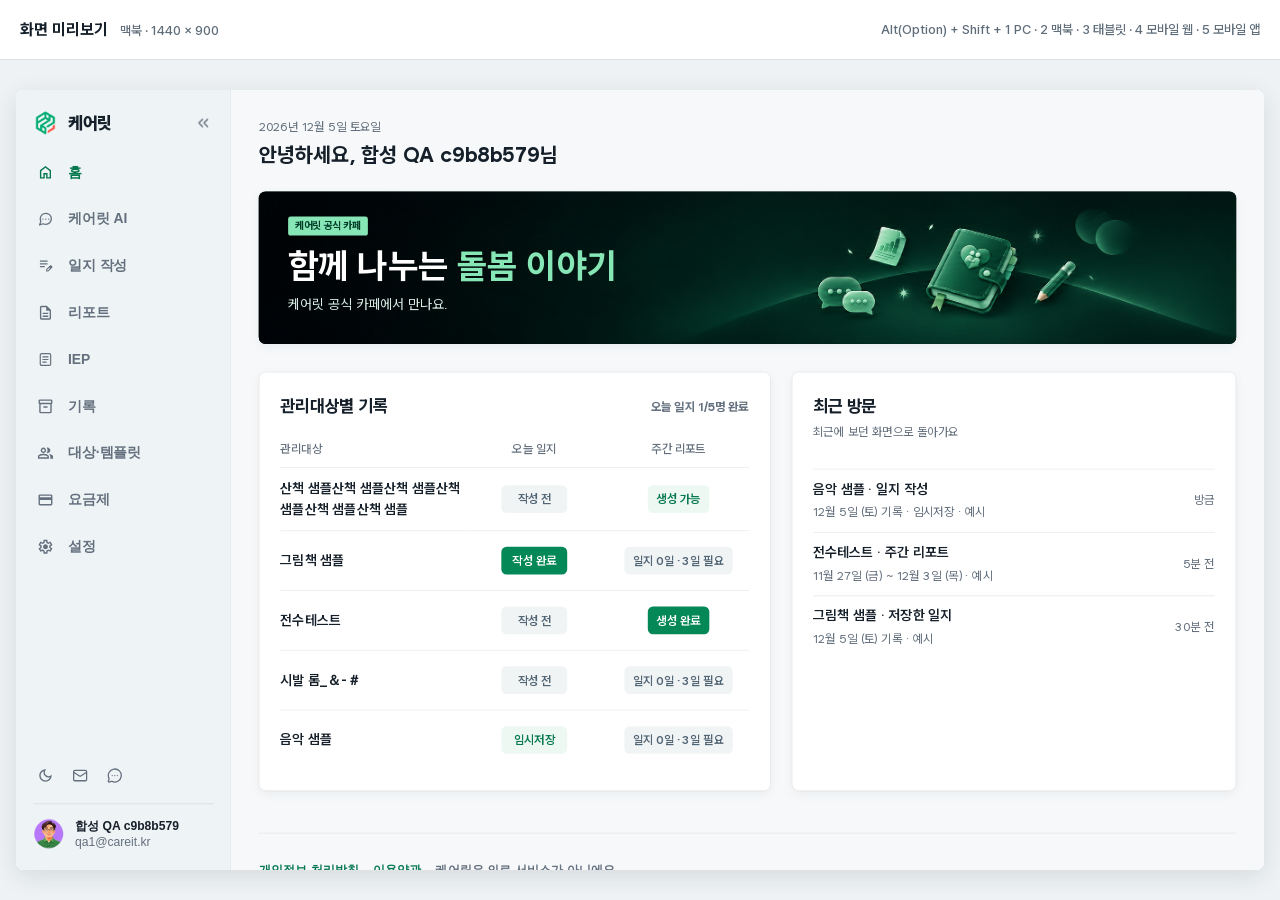
<file: careit-local-mockup/device-preview.html>
<!doctype html>
<html lang="ko">
<head>
  <meta charset="utf-8">
  <meta name="viewport" content="width=device-width,initial-scale=1">
  <title>화면 미리보기 · 케어릿</title>
  <style>
    @font-face{font-family:Pretendard;src:url('assets/PretendardVariable.woff2') format('woff2');font-weight:100 900;font-display:swap}
    *{box-sizing:border-box}
    html,body{height:100%;margin:0}
    body{display:flex;flex-direction:column;background:#eef2f4;color:#16202a;font:500 14px/1.5 Pretendard,'Malgun Gothic',sans-serif}
    .preview-header{min-height:60px;display:flex;align-items:center;justify-content:space-between;gap:16px;padding:8px 20px;background:#fff;border-bottom:1px solid #dce3e6}
    .preview-heading{display:flex;align-items:baseline;gap:12px;min-width:0}
    .preview-heading strong{font-size:16px;white-space:nowrap}
    .preview-size{color:#5f6d7a;font-size:13px;white-space:nowrap}
    .preview-shortcuts{color:#5f6d7a;font-size:13px;text-align:right}
    .preview-stage{flex:1;min-height:0;display:grid;place-items:center;overflow:hidden;padding:16px}
    .preview-frame-wrap{overflow:hidden;border-radius:8px;background:#fff;box-shadow:0 6px 24px #16202a1c;flex:none}
    iframe{display:block;border:0;transform-origin:top left;background:#fff}
    @media(max-width:600px){.preview-header{align-items:flex-start;flex-direction:column;gap:6px;padding:8px 12px}.preview-stage{padding:8px}.preview-shortcuts{text-align:left}}
  </style>
</head>
<body>
  <header class="preview-header">
    <div class="preview-heading"><strong>화면 미리보기</strong><span class="preview-size" id="preview-size"></span></div>
    <div class="preview-shortcuts">Alt(Option) + Shift + 1 PC · 2 맥북 · 3 태블릿 · 4 모바일 웹 · 5 모바일 앱</div>
  </header>
  <main class="preview-stage" id="preview-stage">
    <div class="preview-frame-wrap" id="preview-frame-wrap"><iframe id="preview-frame" title="케어릿 목업 화면"></iframe></div>
  </main>
  <script>
    const sizes={mac:{label:'맥북',width:1440,height:900},tablet:{label:'태블릿',width:1024,height:768},phone:{label:'모바일 웹',width:390,height:844},app:{label:'모바일 앱',width:390,height:844}};
    const stage=document.getElementById('preview-stage'),wrap=document.getElementById('preview-frame-wrap'),frame=document.getElementById('preview-frame'),sizeLabel=document.getElementById('preview-size');
    let device=new URLSearchParams(location.search).get('device');if(!sizes[device])device='mac';
    let currentHash=location.hash||'#/';
    function loadFrame(){const source=new URL('careit-mockup.html',location.href);source.searchParams.set('devicePreview','1');source.searchParams.set('previewVersion',Date.now());if(device==='app')source.searchParams.set('previewMode','app');source.hash=currentHash;frame.src=source.href;}
    loadFrame();
    function layout(){
      const {width,height,label}=sizes[device],style=getComputedStyle(stage);
      const availableWidth=stage.clientWidth-parseFloat(style.paddingLeft)-parseFloat(style.paddingRight),availableHeight=stage.clientHeight-parseFloat(style.paddingTop)-parseFloat(style.paddingBottom);
      const mobile=device==='phone'||device==='app';
      const scale=Math.max(0,Math.min(1,availableWidth/width,...(mobile?[]:[availableHeight/height])));
      const viewportHeight=mobile&&scale>0?Math.min(height,Math.floor(availableHeight/scale)):height;
      wrap.style.width=`${width*scale}px`;wrap.style.height=`${viewportHeight*scale}px`;
      frame.style.width=`${width}px`;frame.style.height=`${viewportHeight}px`;frame.style.transform=`scale(${scale})`;
      sizeLabel.textContent=`${label} · ${width} × ${viewportHeight}`;
    }
    function selectDevice(choice){
      try{currentHash=frame.contentWindow.location.hash||currentHash;}catch{}
      if(choice==='pc'){const url=new URL('careit-mockup.html',location.href);url.hash=currentHash;location.assign(url.href);return;}
      if(!sizes[choice]||choice===device)return;
      const appModeChanged=(device==='app')!==(choice==='app');
      device=choice;const url=new URL(location.href);url.searchParams.set('device',device);url.hash=currentHash;history.replaceState(null,'',url);if(appModeChanged)loadFrame();layout();
    }
    document.addEventListener('keydown',event=>{
      if(!event.altKey||!event.shiftKey||event.ctrlKey||event.metaKey||event.isComposing)return;
      const choice={Digit1:'pc',Digit2:'mac',Digit3:'tablet',Digit4:'phone',Digit5:'app'}[event.code];
      if(choice){event.preventDefault();selectDevice(choice);}
    });
    window.addEventListener('message',event=>{
      if(event.source!==frame.contentWindow)return;
      if(event.data?.type==='careit-device-select'){selectDevice(event.data.device);return;}
      if(event.data?.type!=='careit-device-route'||typeof event.data.hash!=='string')return;
      currentHash=event.data.hash||'#/';const url=new URL(location.href);url.hash=currentHash;history.replaceState(null,'',url);
    });
    new ResizeObserver(layout).observe(stage);layout();
  </script>
</body>
</html>
</file>
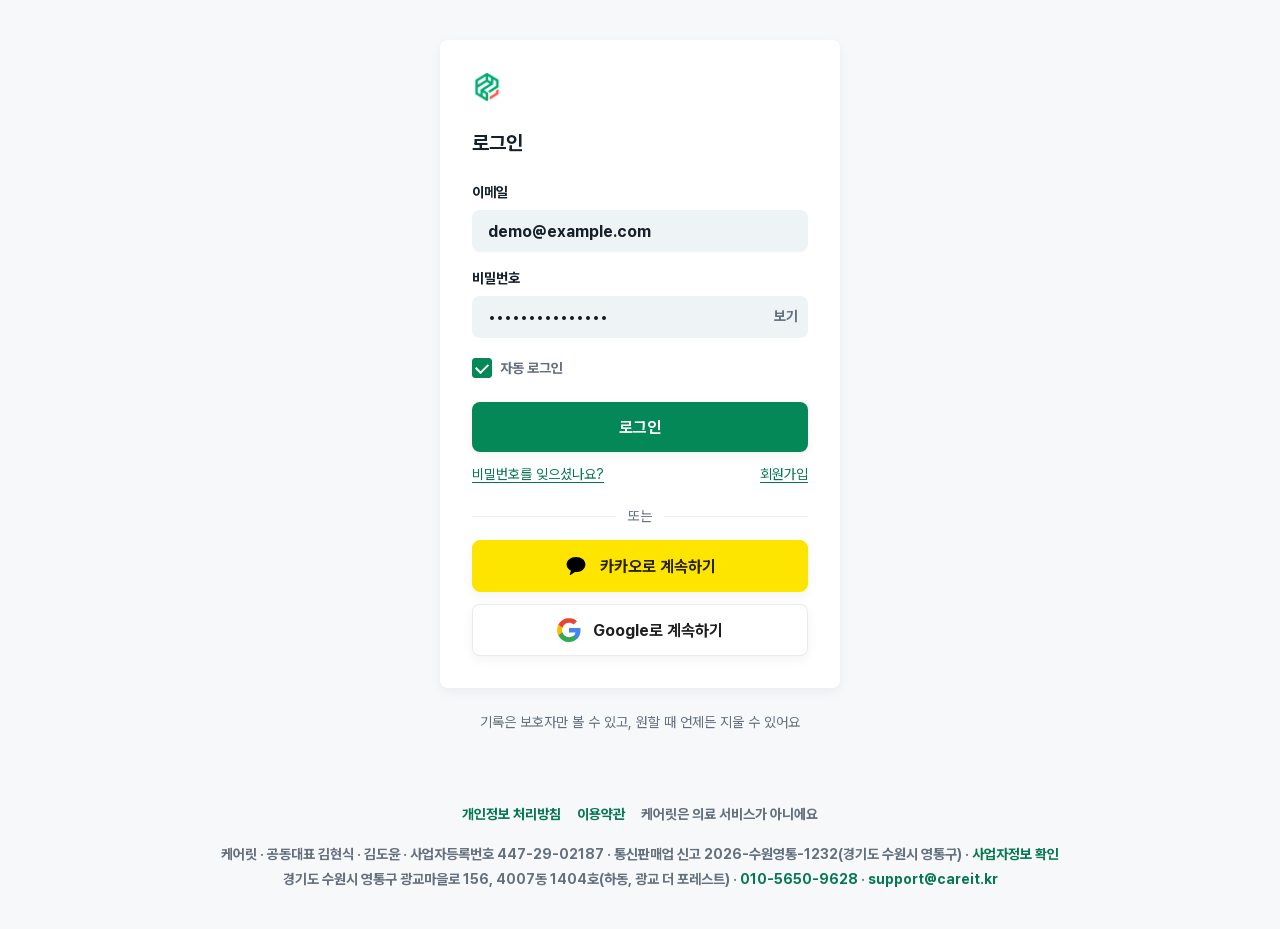
<file: careit-local-mockup/login.html>
<!doctype html>
<html lang="ko">
<head>
  <meta charset="utf-8">
  <meta name="viewport" content="width=device-width,initial-scale=1">
  <meta name="referrer" content="no-referrer">
  <meta http-equiv="Content-Security-Policy" content="default-src 'self' data:; script-src 'self'; style-src 'self'; img-src 'self' data:; connect-src 'none'; form-action 'none'; object-src 'none'; base-uri 'none'">
  <title>로그인 · 케어릿</title>
  <link rel="icon" href="assets/logo.webp">
  <link rel="stylesheet" href="assets/original.css">
  <link rel="stylesheet" href="assets/live.css">
  <link rel="stylesheet" href="login.css">
  <script src="login.js" defer></script>
</head>
<body>
<div class="login-screen">
  <main class="login-main">
    <section class="login-card" aria-labelledby="login-title">
      <img class="brand-mark" width="30" height="30" alt="케어릿" src="assets/logo.webp">
      <h1 id="login-title">로그인</h1>
      <form id="login-form" novalidate>
        <div class="field"><label for="login-email">이메일</label><input id="login-email" type="email" autocomplete="username" placeholder="you@example.com" value="demo@example.com" required></div>
        <div class="field"><label for="login-password">비밀번호</label><div class="password-field"><input id="login-password" type="password" autocomplete="current-password" placeholder="비밀번호를 입력해 주세요" value="careit-demo-123" required><button type="button" id="show-password" aria-label="비밀번호 보기">보기</button></div></div>
        <label class="login-remember"><input type="checkbox" id="remember-login" checked>자동 로그인</label>
        <p class="field-error" id="login-error" role="alert" hidden></p>
        <button class="button primary login-button" type="submit">로그인</button>
      </form>
      <p class="field-help login-links"><a href="#/password-reset">비밀번호를 잊으셨나요?</a><a class="login-signup" href="#/signup/email">회원가입</a></p>
      <div class="social-sign-in"><p class="social-sign-in-divider"><span>또는</span></p><div class="social-sign-in-buttons">
        <button type="button" class="social-sign-in-button kakao" data-social="카카오"><svg viewBox="0 0 24 24" width="24" height="24" aria-hidden="true"><path fill="#000" d="M12 3C6.8 3 2.6 6.3 2.6 10.4c0 2.6 1.7 4.9 4.3 6.2l-1.1 4c-.1.4.3.7.6.5l4.7-3.1c.3 0 .6.1.9.1 5.2 0 9.4-3.3 9.4-7.7S17.2 3 12 3Z"/></svg><span>카카오로 계속하기</span></button>
        <button type="button" class="social-sign-in-button google" data-social="Google"><svg viewBox="0 0 24 24" width="24" height="24" aria-hidden="true"><path fill="#4285F4" d="M23.5 12.3c0-.8-.1-1.6-.2-2.3H12v4.5h6.5a5.6 5.6 0 0 1-2.4 3.6v3h3.9c2.3-2.1 3.5-5.2 3.5-8.8Z"/><path fill="#34A853" d="M12 24c3.2 0 5.9-1.1 7.9-2.9l-3.9-3c-1 .7-2.4 1.1-4 1.1-3.1 0-5.7-2.1-6.6-4.9H1.4v3.1A12 12 0 0 0 12 24Z"/><path fill="#FBBC05" d="M5.4 14.3a7.2 7.2 0 0 1 0-4.6V6.6H1.4a12 12 0 0 0 0 10.8l4-3.1Z"/><path fill="#EA4335" d="M12 4.8c1.8 0 3.4.6 4.6 1.8l3.4-3.4A12 12 0 0 0 1.4 6.6l4 3.1C6.3 6.9 8.9 4.8 12 4.8Z"/></svg><span>Google로 계속하기</span></button>
      </div></div>
      <p class="login-message" id="social-message" role="status" hidden></p>
    </section>
    <p class="login-reassurance">기록은 보호자만 볼 수 있고, 원할 때 언제든 지울 수 있어요</p>
  </main>
  <footer class="site-footer"><div class="site-footer-row"><a href="careit-mockup.html#/privacy">개인정보 처리방침</a><a href="careit-mockup.html#/terms">이용약관</a><span>케어릿은 의료 서비스가 아니에요</span></div><address class="site-footer-business"><span>케어릿 · 공동대표 김현식 · 김도윤 · 사업자등록번호 447-29-02187 · 통신판매업 신고 2026-수원영통-1232(경기도 수원시 영통구) · <a href="https://www.ftc.go.kr/bizCommPop.do?wrkr_no=4472902187" target="_blank" rel="noreferrer">사업자정보 확인</a></span><span>경기도 수원시 영통구 광교마을로 156, 4007동 1404호(하동, 광교 더 포레스트) · <a href="tel:01056509628">010-5650-9628</a> · <a href="mailto:support@careit.kr">support@careit.kr</a></span></address></footer>
</div>
</body>
</html>
</file>
<file: careit-local-mockup/assets/original.css>
.card{border-radius:var(--radius-card);background:var(--surface);box-shadow:var(--shadow-card)}.page-kicker{font-weight:700;margin:0 0 var(--space-1)!important;font-size:var(--fs-caption)!important}.add-recipient-button{align-items:center;gap:var(--space-2);white-space:nowrap;display:inline-flex}.add-recipient-button svg{width:16px;height:16px}.week-chart{padding:var(--space-6);margin-bottom:var(--space-7);box-shadow:var(--shadow-card)}.section-heading,.home-list-heading{justify-content:space-between;align-items:baseline;gap:var(--space-4);flex-wrap:wrap;display:flex}.section-heading h2,.home-list-heading h2{font:var(--type-card-title);margin:0}.section-heading span,.home-list-heading span{color:var(--muted);font-size:var(--fs-caption)}.section-heading strong{color:var(--primary-dark)}.chart-bars{gap:var(--space-3);min-height:116px;margin-top:var(--space-4);grid-template-columns:repeat(7,minmax(0,1fr));display:grid}.chart-day{color:var(--primary-dark);font-size:var(--fs-caption);grid-template-rows:20px 58px 18px;place-items:end center;font-weight:700;display:grid}.chart-day small{color:var(--muted);font-size:var(--fs-caption);font-weight:600}.chart-track{justify-content:center;align-items:end;width:100%;height:58px;display:flex}.chart-track i{border-radius:var(--radius-control);background:var(--chart-bar);width:min(28px,70%);min-height:2px}.chart-day:not(:nth-child(4)) i{background:color-mix(in srgb, var(--primary) 42%, var(--chart-bar))}.chart-day:nth-child(4) i{background:var(--primary)}.home-list-heading{margin:0 0 var(--space-4)}.recipient-home-grid,.recipient-grid{gap:var(--space-5);grid-template-columns:1fr;display:grid}.home-recipient-card{border-radius:var(--radius-card);background:var(--surface);box-shadow:var(--shadow-card);transition:background-color var(--motion-hover) var(--ease), box-shadow var(--motion-hover) var(--ease), transform var(--motion-hover) var(--ease)}.home-recipient-card:hover,.home-recipient-card:focus-within{background:var(--surface-soft);box-shadow:var(--shadow-hairline);transform:translateY(-2px)}.home-recipient-link{box-sizing:border-box;height:100%;padding:var(--space-5) var(--space-6);border-radius:inherit;color:inherit;text-decoration:none;display:block}.home-recipient-heading{align-items:center;gap:var(--space-3);min-height:40px;display:flex}.home-header>div{min-width:0}.home-recipient-name{gap:var(--space-1);flex:1;min-width:0;display:grid}.home-header h1,.home-recipient-name strong{text-overflow:ellipsis;white-space:nowrap;overflow:hidden}.home-recipient-name strong{font-size:var(--fs-body)}.workflow-badge{padding:var(--space-1) var(--space-2);font-size:var(--fs-caption);border-radius:999px;flex:none;font-weight:700}.recipient-done{background:var(--badge-done-bg);width:28px;height:28px;color:var(--badge-done-fg);border-radius:50%;flex:none;place-items:center;display:grid}.recipient-done svg{width:18px;height:18px}.workflow-badge.draft_review{background:var(--badge-draft-bg);color:var(--badge-draft-fg)}.latest-journal-copy{min-height:52px;margin:var(--space-4) 0 0;color:var(--muted);font-size:var(--fs-body-sm);white-space:pre-wrap;overflow-wrap:anywhere;font-weight:650;line-height:1.65}.recipient-form-card{margin:calc(-1 * var(--space-2)) 0 var(--space-6);padding:var(--space-6)}.recipient-form-card h2{margin:0 0 var(--space-4);font:var(--type-card-title)}.recipient-form-grid{gap:0 var(--space-4);grid-template-columns:1fr;display:grid}#recipient-memo{height:calc(5lh + 5 * var(--space-3))}.field label span{color:var(--muted);font-weight:600}.form-actions{justify-content:flex-end;gap:var(--space-2);flex-wrap:wrap;display:flex}.recipient-card.is-inactive{background:var(--surface-soft)}.recipient-card header{align-items:center;gap:var(--space-3);display:flex}.recipient-card header>div{min-width:0}.recipient-card h2{text-overflow:ellipsis;white-space:nowrap;font:var(--type-card-title);margin:0;overflow:hidden}.recipient-card.is-inactive h2,.recipient-card.is-inactive dd{color:var(--muted)}.recipient-card-status{padding:var(--space-1) var(--space-2);background:var(--neutral);color:var(--muted);font-size:var(--fs-caption);border-radius:999px;flex:none;font-weight:700}.recipient-card dl{margin:var(--space-5) 0;gap:var(--space-3);grid-template-columns:repeat(2,minmax(0,1fr));display:grid}.recipient-card dl div:last-child{grid-column:1/-1}.recipient-card dt{color:var(--muted);font-size:var(--fs-caption);font-weight:650}.recipient-card dd{margin:var(--space-1) 0 0;color:var(--text);font-size:var(--fs-caption);font-weight:700}@media (width<768px){.chart-bars{gap:var(--space-1)}.recipient-form-grid{grid-template-columns:1fr}.add-recipient-button{justify-content:center}}.recipient-card{gap:var(--space-4) var(--space-5);padding:var(--space-6);border:1px solid var(--line);box-shadow:var(--shadow-card);cursor:pointer;transition:background-color var(--motion-hover) var(--ease), box-shadow var(--motion-hover) var(--ease), transform var(--motion-hover) var(--ease);grid-template-columns:minmax(0,1fr) auto;display:grid}@media (hover:hover) and (pointer:fine){.recipient-card:hover{box-shadow:var(--shadow-hairline);transform:translateY(-2px)}}.recipient-card header{align-items:flex-start;gap:var(--space-3);min-width:0;display:flex}.recipient-card header>div{flex:1;min-width:0}.recipient-card>dl{gap:var(--space-2);grid-column:1/-1;grid-template-columns:repeat(3,minmax(0,1fr));margin:0}.recipient-card>dl div:last-child{grid-column:auto}.recipient-card>.recipient-detail-button{align-self:start}.recipient-detail-dialog[open]{width:min(680px,calc(100vw - 2 * var(--space-4)));max-height:min(760px,calc(100vh - 2 * var(--space-4)));border-radius:var(--radius-dialog);background:var(--surface);color:var(--text);box-shadow:var(--shadow-dialog);border:0;flex-direction:column;padding:0;display:flex;overflow:hidden}.recipient-detail-dialog::backdrop{background:color-mix(in srgb,var(--text) 35%,transparent)}.recipient-detail-header{justify-content:space-between;align-items:flex-start;gap:var(--space-4);padding:var(--space-7) var(--space-7) var(--space-5);border-bottom:1px solid var(--line);flex:none;display:flex}.recipient-detail-body{min-height:0;padding:0 var(--space-7) var(--space-7);overflow:auto}.recipient-detail-header h2{min-width:0;font:var(--type-dialog-title);margin:0}.recipient-detail-header .button{flex:none}.recipient-detail-overview{justify-content:space-between;align-items:center;gap:var(--space-6);margin-top:var(--space-5);padding:var(--space-5);display:flex}.recipient-detail-overview-summary{gap:var(--space-2);flex-direction:column;display:flex}.recipient-detail-overview-stats{gap:var(--space-6);margin:0;display:flex}.recipient-detail-overview-stats dt,.recipient-detail-list dt,.recipient-detail-notes dt,.recipient-detail-report-scoring h3{color:var(--muted);font:700 var(--fs-body)/normal var(--font-sans)}.recipient-detail-overview-stats dd{margin:var(--space-1) 0 0;font:var(--type-card-title)}.recipient-detail-overview-summary p{color:var(--muted);font:400 var(--fs-caption)/1.5 var(--font-sans);margin:0}.recipient-detail-overview-actions{align-items:flex-end;gap:var(--space-2);flex-direction:column;display:flex}.recipient-detail-content{margin:0 var(--space-5)}.recipient-detail-list,.recipient-detail-notes{margin:0 calc(-1 * var(--space-5));grid-template-columns:1fr;display:grid}.recipient-detail-notes{margin-top:0}.recipient-detail-list>div{align-items:baseline;gap:var(--space-4);padding:var(--space-5);border-top:1px solid var(--line);grid-template-columns:minmax(0,auto) minmax(0,1fr);display:grid}.recipient-detail-list dd{text-align:right;font:700 var(--fs-body)/normal var(--font-sans);overflow-wrap:anywhere;justify-self:end;margin:0}.recipient-detail-notes>div{padding:var(--space-5);border-top:1px solid var(--line)}.recipient-detail-notes dd{font:var(--type-card-body);margin:var(--space-2) 0 0;white-space:pre-wrap;overflow-wrap:anywhere}.recipient-detail-report-scoring{justify-content:space-between;align-items:center;gap:var(--space-4);margin:var(--space-5) calc(-1 * var(--space-5)) 0;padding:var(--space-5);border-top:1px solid var(--line);display:flex}.recipient-detail-report-scoring h3{margin:0}.recipient-detail-report-scoring p{margin:var(--space-2) 0 0;color:var(--muted);font:400 var(--fs-caption)/1.5 var(--font-sans)}.recipient-detail-activity{justify-content:space-between;align-items:center;gap:var(--space-4);margin:0 calc(-1 * var(--space-5));padding:var(--space-5);border-top:1px solid var(--line);display:flex}.recipient-detail-activity p{color:var(--muted);font:700 var(--fs-caption)/1.55 var(--font-sans);margin:0}.recipient-detail-activity .button{flex:none}@media (width<768px){.recipient-detail-dialog[open]{border-radius:0;width:100vw;max-width:100vw;height:100dvh;max-height:100dvh}.home-recipient-link,.recipient-card{padding:var(--space-4)}.recipient-card{grid-template-columns:1fr}.recipient-card>dl{grid-template-columns:repeat(2,minmax(0,1fr))}.recipient-card>dl div:last-child{grid-column:1/-1}.recipient-card>.recipient-detail-button{grid-row:3;width:100%}.recipient-detail-header,.recipient-detail-body{padding-left:var(--space-5);padding-right:var(--space-5)}.recipient-detail-header{padding-top:max(var(--space-5), env(safe-area-inset-top))}.recipient-detail-header .button{min-width:44px;min-height:44px}.recipient-detail-overview{flex-direction:column;align-items:stretch}.recipient-detail-overview-actions{flex-basis:auto;width:100%}.recipient-detail-report-scoring,.recipient-detail-activity{flex-direction:column;align-items:stretch}.recipient-detail-activity .button{width:100%}}@media (width>=768px){.recipient-card>.recipient-detail-button{grid-area:1/2;width:auto}.recipient-home-grid,.recipient-form-grid{grid-template-columns:repeat(2,minmax(0,1fr))}}@media (width>=1024px){.recipient-grid{grid-template-columns:repeat(2,minmax(0,1fr))}}@media (width>=1440px){.recipient-home-grid,.recipient-grid{grid-template-columns:repeat(3,minmax(0,1fr))}}.score-criteria-dialog[open]{width:min(1120px,calc(100vw - 2 * var(--space-4)));max-height:min(820px,calc(100vh - 2 * var(--space-4)));border-radius:var(--radius-dialog);background:var(--surface);color:var(--text);box-shadow:var(--shadow-dialog);border:0;flex-direction:column;padding:0;display:flex;overflow:hidden}.score-criteria-dialog::backdrop{background:color-mix(in srgb,var(--text) 35%,transparent)}.score-criteria-dialog-header,.score-criteria-summary,.score-criteria-dialog-footer{flex:none}.score-criteria-dialog-header{justify-content:space-between;align-items:flex-start;gap:var(--space-4);padding:var(--space-7) var(--space-7) var(--space-5);display:flex}.score-criteria-dialog-header>div{flex:1;min-width:0}.score-criteria-dialog-header h2{font:var(--type-dialog-title);margin:0}.score-criteria-dialog-header>.button{white-space:nowrap;flex:none}.score-criteria-dialog-header p{margin:var(--space-2) 0 0;color:var(--muted);font:var(--type-caption)}.score-criteria-summary{justify-content:space-between;align-items:center;gap:var(--space-4);margin:0 var(--space-7);padding:var(--space-4);border-radius:var(--radius-card);background:var(--screen);font:var(--type-caption);display:flex}.score-criteria-summary strong,.score-criteria-summary span{font-weight:700}.score-criteria-summary>span{color:var(--primary-dark)}.score-criteria-summary>strong{white-space:nowrap;flex:none;margin-left:auto}.score-template-title-field{align-items:center;gap:var(--space-2) var(--space-3);flex-wrap:wrap;flex:0 400px;min-width:0;display:flex}.score-template-title-field input{box-sizing:border-box;min-width:0;min-height:42px;padding:0 var(--space-4);border-radius:var(--radius-form-control);background:var(--neutral);color:var(--text);font:700 var(--fs-body-sm)/normal var(--font-sans);border:0;flex:1 1 0}.score-template-title-field .score-input-limit{visibility:hidden;flex:none;display:block}.score-template-title-field:focus-within .score-input-limit{visibility:visible}.score-template-title-field .form-error{flex-basis:100%;margin:0}@media (width<768px){.score-template-title-field{flex:none;width:100%}.score-criteria-summary>strong{margin-left:0}}.score-criteria-body{min-height:0;padding:var(--space-5) var(--space-7);flex:auto;overflow:auto}.score-criteria-state{padding:var(--space-7);margin:0}.score-criteria-error{justify-content:space-between;align-items:center;gap:var(--space-3);margin-bottom:var(--space-4);display:flex}.score-criteria-error .form-error{margin:0}.score-criteria-list{align-items:start;gap:var(--space-4);grid-template-columns:1fr;display:grid}.score-domain-column{align-content:start;gap:var(--space-4);min-width:0;display:grid}.score-domain-card{min-width:0;padding:var(--space-4);border:1px solid var(--line);border-radius:var(--radius-card);background:var(--surface)}.score-domain-head{align-items:start;gap:var(--space-3);margin-bottom:var(--space-4);grid-template-columns:minmax(0,1fr) auto 56px;display:grid}.score-criteria-help{flex:none;position:relative}.score-criteria-help>button{width:44px;min-height:44px;color:var(--primary-dark);cursor:pointer;background:0 0;border:0;border-radius:50%;place-items:center;display:grid}.score-criteria-help>button:hover,.score-criteria-help>button:focus-visible{background:var(--mint-soft)}.score-criteria-help svg{width:18px;height:18px}.score-criteria-help>p{z-index:2;top:calc(100% + var(--space-2));width:min(280px,calc(100vw - var(--space-8)));padding:var(--space-3);border-radius:var(--radius-control);background:var(--text);color:var(--surface);font:var(--type-caption);box-shadow:var(--shadow-card);visibility:hidden;opacity:0;transition:opacity var(--motion-hover) var(--ease);margin:0;position:absolute;right:0}@media (hover:hover){.score-criteria-help:not(.is-dismissed):hover>p,.score-criteria-help:not(.is-dismissed):focus-within>p{visibility:visible;opacity:1}}.score-criteria-help.is-open>p{visibility:visible;opacity:1}.score-domain-delete.icon-button{width:44px;height:44px;min-height:0;margin-top:calc(-1 * var(--space-sr-only-offset));color:var(--primary-dark);box-shadow:none;background:0 0;border-radius:0;place-self:start center}.score-domain-delete.icon-button:disabled{color:var(--muted)}.score-domain-delete svg{width:18px;height:18px}.score-domain-field{flex:1;min-width:0}.score-domain-field input,.score-question-list textarea{box-sizing:border-box;border-radius:var(--radius-form-control);background:var(--neutral-soft);width:100%;color:var(--text);font:700 var(--fs-body-sm)/normal var(--font-sans);border:0}.score-domain-field input{min-height:42px;padding:0 var(--space-4);font-weight:700}.score-question-list textarea{min-height:44px;padding:var(--space-3) var(--space-4)}.score-input-limit{display:none}.score-question-list li:focus-within .score-input-limit{display:block}.score-domain-limit{align-items:center;min-height:42px;display:flex}.score-question-list{gap:var(--space-2);margin:0;padding:0;list-style:none;display:grid}.score-question-list li{align-items:start;gap:var(--space-2);grid-template-columns:24px minmax(0,1fr) 56px;display:grid}.score-question-list li>div{min-width:0}.score-question-list li>span{padding-top:var(--space-3);color:var(--muted);font:var(--type-caption);text-align:center;font-weight:700}.score-question-list textarea{resize:vertical}.score-question-list .button{width:56px;min-width:0;padding-inline:var(--space-2)}.score-domain-details>summary{min-height:44px;color:var(--primary-dark);font:700 var(--fs-body-sm)/normal var(--font-sans);grid-template-columns:minmax(0,1fr) 56px;display:grid}.score-domain-details>summary:after{justify-self:center;margin-left:0}.score-domain-details>summary>span{color:var(--muted);font:var(--type-caption)}.score-question-add{width:100%;min-height:40px;margin-top:var(--space-3);border:1px dashed color-mix(in srgb,var(--primary) 36%,transparent);border-radius:var(--radius-control);color:var(--primary-dark);font:var(--type-caption);cursor:pointer;background:0 0;font-weight:700}.score-question-add:hover:not(:disabled){background:var(--mint-soft)}.score-question-add:disabled{border-color:var(--line);background:var(--neutral-soft);color:var(--muted);cursor:not-allowed}.score-domain-add{width:100%;min-height:44px;margin-top:var(--space-4);border:1px dashed color-mix(in srgb,var(--primary) 36%,transparent);border-radius:var(--radius-control);color:var(--primary-dark);font:700 var(--fs-body-sm)/normal var(--font-sans);cursor:pointer;background:0 0}.score-domain-add:hover:not(:disabled){background:var(--mint-soft)}.score-criteria-dialog-footer{justify-content:space-between;align-items:end;gap:var(--space-4);padding:var(--space-4) var(--space-7) var(--space-7);border-top:1px solid var(--line);background:var(--surface);display:flex}.score-template-actions{align-items:end;gap:var(--space-3);min-width:min(100%,400px);display:flex}.score-template-control{flex:1;min-width:0}.score-template-control>label{margin-bottom:var(--space-2);color:var(--muted);font:var(--type-caption);font-weight:700;display:block}.score-template-control .dropdown,.score-template-control .dropdown-trigger{width:100%}.score-template-control .dropdown-list{top:auto;bottom:calc(100% + var(--space-2));z-index:40}@media (width<768px){.score-criteria-dialog[open]{border-radius:0;width:100vw;max-width:100vw;height:100dvh;max-height:100dvh;margin:0}.score-criteria-dialog-header,.score-criteria-body,.score-criteria-dialog-footer{padding-left:var(--space-5);padding-right:var(--space-5)}.score-criteria-summary{margin:0 var(--space-5);grid-template-columns:minmax(0,1fr) auto;align-items:center;display:grid}.score-template-title-field{grid-column:1/-1}.score-criteria-help{align-self:center}.score-question-list li{grid-template-columns:20px minmax(0,1fr)}.score-question-list .button{grid-column:2;justify-self:end}.score-criteria-dialog-footer,.score-template-actions{flex-direction:column;align-items:stretch}.score-template-actions{min-width:0}.score-template-actions>.button{width:100%}.score-criteria-error{flex-direction:column;align-items:stretch}.score-criteria-list{grid-template-columns:1fr}}@media (width>=1024px){.score-criteria-list{grid-template-columns:repeat(2,minmax(0,1fr))}}@media (height<=520px){.score-criteria-dialog-header{padding:var(--space-4) var(--space-5)}.score-criteria-dialog-header p,.score-criteria-summary{display:none}.score-criteria-dialog-footer{padding:var(--space-3) var(--space-5);flex-direction:row;align-items:center}.score-template-actions{flex:1;min-width:0}.score-template-control>label.score-template-label{width:1px;height:1px;margin:calc(-1 * var(--space-sr-only-offset));clip:rect(0,0,0,0);white-space:nowrap;border:0;position:absolute;overflow:hidden}.score-template-actions>.button{flex:none;width:auto}}.score-criteria-save{justify-content:flex-end;align-items:center;gap:var(--space-3);min-width:0;display:flex}.score-criteria-save-status{min-height:20px;color:var(--primary-dark);font:700 var(--fs-body-sm)/normal var(--font-sans);white-space:nowrap;align-items:center;margin:0;display:flex}.score-criteria-save>.button{flex:none}@media (width<768px){.score-criteria-save{width:100%}.score-criteria-save>.button{flex:1}}@media (height<=520px){.score-criteria-save{flex:none;width:auto}.score-criteria-save>.button{flex:none}}.journal-page{max-width:980px;padding-bottom:var(--space-journal-actions-clearance)}.journal-toolbar{align-items:flex-end;gap:var(--space-9);margin-bottom:var(--space-4);padding:var(--space-6);border-radius:var(--radius-card);background:var(--surface);box-shadow:var(--shadow-card);flex-wrap:wrap;display:flex}.journal-toolbar>.field{flex:160px;min-width:160px;margin:0}.journal-toolbar .field>span{font:var(--type-card-title)}.journal-toolbar-actions{align-items:flex-end;gap:var(--space-9);flex-wrap:wrap;display:flex}.journal-toolbar-actions .field{flex:0 144px;min-width:0;margin:0}.journal-saved-selector{width:144px;min-width:0}.journal-saved-selector summary{min-height:44px;color:var(--text);cursor:pointer;font:var(--type-card-title);justify-content:space-between;align-items:center;display:flex}.journal-notice,.journal-warning{justify-content:space-between;align-items:center;gap:var(--space-4);margin-bottom:var(--space-4);padding:var(--space-4);border-radius:var(--radius-card);background:var(--mint-soft);color:var(--primary-dark);box-shadow:var(--shadow-card);display:flex}.journal-notice div,.journal-warning{gap:var(--space-1);display:grid}.journal-notice .journal-notice-actions{gap:var(--space-2);flex-wrap:wrap;display:flex}.journal-notice.journal-polishing{justify-content:flex-start}.journal-notice span,.journal-warning span,.journal-warning label{font-size:var(--fs-caption);line-height:1.5}.journal-warning{background:var(--badge-todo-bg);color:var(--badge-todo-fg)}.journal-warning.hard{background:var(--danger-soft);color:var(--danger)}.journal-warning label{align-items:flex-start;gap:var(--space-2);margin-top:var(--space-2);color:var(--text);display:flex}.journal-warning input{width:18px;height:18px;accent-color:var(--primary)}.journal-card{margin-bottom:var(--space-5);padding:var(--space-6);border-radius:var(--radius-card);background:var(--surface);box-shadow:var(--shadow-card)}.journal-card h2{margin:0 0 var(--space-4);font:var(--type-card-title)}.journal-quick-check-card>summary{align-items:flex-start}.journal-quick-check-card>summary h2{margin-bottom:var(--space-1)}.journal-quick-check-card>summary p{margin:0 0 var(--space-4);color:var(--muted);font-size:var(--fs-caption);line-height:1.5}.journal-section-heading{justify-content:space-between;gap:var(--space-4);margin-bottom:var(--space-4);display:flex}.journal-section-heading h2{margin-bottom:var(--space-1)}.journal-section-heading p,.journal-muted{color:var(--muted);font-size:var(--fs-caption);margin:0;line-height:1.5}.journal-narrative-grid{gap:0 var(--space-4);grid-template-columns:1fr;display:grid}.journal-narrative-grid textarea{height:auto;min-height:154px}.journal-quick-checks{gap:var(--space-4);border:0;grid-template-columns:1fr;min-inline-size:0;margin:0;padding:0;display:grid}.quick-check-field{background:0 0;border:0;border-radius:0;min-width:0;margin:0;padding:0}.quick-check-field>label,.quick-check-field>.field-heading{margin-bottom:var(--space-2)}.quick-check-field legend{float:left;justify-content:space-between;align-items:baseline;gap:var(--space-2);width:100%;margin-bottom:var(--space-2);font-size:var(--fs-caption);padding:0;font-weight:700;display:flex}.quick-check-field legend>span:first-child{text-overflow:ellipsis;white-space:nowrap;min-width:0;overflow:hidden}.quick-check-field>:not(legend){clear:both}.quick-check-field>input,.quick-check-field>textarea{min-height:44px;padding-block:var(--space-2);resize:vertical}.journal-choice-chips{grid-template-columns:repeat(var(--chip-cols,1),minmax(0,1fr));gap:var(--space-chip-gap);background:0 0;border-radius:0;padding:0;display:grid}.journal-choice-chips label{min-width:0;min-height:44px;padding:0 var(--space-chip-padding-x);border-radius:var(--radius-control);background:var(--chip-bg);color:var(--text);box-shadow:var(--shadow-chip);cursor:pointer;font-size:var(--fs-caption);overflow-wrap:anywhere;word-break:keep-all;transition:background-color var(--motion-hover) var(--ease), color var(--motion-hover) var(--ease), box-shadow var(--motion-hover) var(--ease), transform var(--motion-hover) var(--ease);border:0;flex:auto;align-items:center;font-weight:700;line-height:1.4;display:flex;position:relative}.journal-choice-chips input{appearance:none}.journal-choice-chips label:has(input:not(:disabled)):hover{transform:translateY(-1px)}.journal-choice-chips label:has(input:checked){background:var(--mint-selected);color:var(--primary-dark);box-shadow:var(--shadow-hairline)}.journal-choice-chips label:has(input:focus-visible){outline:2px solid var(--primary);outline-offset:2px}.quick-check-number{align-items:center;gap:var(--space-2);display:flex}.quick-check-number input{width:min(100%,140px);min-height:44px}.quick-check-number span{color:var(--muted);font-size:var(--fs-caption)}.quick-check-hint.is-invalid{color:var(--danger);font-weight:700}.quick-check-number input[aria-invalid=true]{outline:2px solid var(--danger);outline-offset:-2px;background:var(--danger-soft)}.quick-check-scale{gap:var(--space-chip-gap);background:0 0;border-radius:0;flex-wrap:wrap;padding:0;display:flex}.quick-check-scale button{border-radius:var(--radius-control);background:var(--chip-bg);width:auto;height:44px;color:var(--text);box-shadow:var(--shadow-chip);cursor:pointer;transition:background-color var(--motion-hover) var(--ease), color var(--motion-hover) var(--ease), box-shadow var(--motion-hover) var(--ease), transform var(--motion-hover) var(--ease);border:0;flex:44px;font-weight:700}.quick-check-scale button:not(:disabled):hover{transform:translateY(-1px)}.quick-check-scale button.selected{background:var(--mint-selected);color:var(--primary-dark);box-shadow:var(--shadow-hairline)}.quick-check-scale button:disabled{opacity:.55;box-shadow:none;cursor:not-allowed}.journal-choice-chips label:has(input:disabled){opacity:.55;box-shadow:none;cursor:not-allowed}.journal-page:not(.ai-confirm-page) .journal-card>.field textarea,.journal-page:not(.ai-confirm-page) .journal-narrative-grid textarea{padding:var(--space-4);border-radius:var(--radius-control);background:var(--neutral-soft);box-shadow:var(--shadow-hairline);color:var(--text);font:650 var(--fs-body)/1.6 var(--font-sans);border:0}.journal-page:not(.ai-confirm-page) .journal-card textarea:focus{background:var(--neutral)}.journal-actions{justify-content:space-between;align-items:center;gap:var(--space-4);padding:var(--space-4);border:1px solid var(--line);border-radius:var(--radius-card);background:var(--surface);box-shadow:var(--shadow-card);display:flex}.journal-actions>div:first-child{gap:var(--space-1);display:grid}.journal-actions strong{font-size:var(--fs-caption)}.journal-actions span{color:var(--muted);font-size:var(--fs-caption)}.journal-actions>div:last-child{gap:var(--space-2);display:flex}.back-link{min-height:44px;margin:calc(-1 * var(--space-2)) 0 var(--space-1);color:var(--muted);font-size:var(--fs-caption);transition:color var(--motion-hover) var(--ease);align-items:center;font-weight:700;display:inline-flex}.back-link:hover{color:var(--primary-dark)}.ai-confirm-field{padding-bottom:var(--space-4);border-bottom:1px solid var(--line)}.ai-confirm-field:last-child{border-bottom:0;margin-bottom:0}.quick-check-summary{gap:var(--space-2);margin:0 0 var(--space-3);flex-wrap:wrap;padding:0;list-style:none;display:flex}.quick-check-summary li{align-items:center;gap:var(--space-2);min-height:36px;padding:var(--space-2);border-radius:var(--radius-control);background:var(--surface-soft);font-size:var(--fs-caption);white-space:nowrap;max-width:100%;display:inline-flex;overflow:hidden}.quick-check-summary span,.quick-check-summary strong{text-overflow:ellipsis;white-space:nowrap;overflow:hidden}.quick-check-summary span{color:var(--muted)}@media (width<768px){.journal-toolbar,.journal-toolbar-actions,.journal-notice,.journal-actions{flex-direction:column;align-items:stretch}.journal-toolbar{gap:var(--space-4);padding:var(--space-4)}.journal-toolbar>.field,.journal-toolbar-actions .field{flex:none;width:100%}.journal-toolbar-actions{align-items:stretch;gap:var(--space-2)}.journal-saved-selector{width:auto;min-width:0}.journal-saved-selector summary{min-height:44px;color:var(--text);cursor:pointer;font:var(--type-card-title);justify-content:space-between;align-items:center;display:flex}.journal-narrative-grid,.journal-quick-checks{grid-template-columns:1fr}.journal-narrative-grid textarea{min-height:104px}.journal-card{padding:var(--space-4)}.journal-actions>div:last-child{grid-template-columns:1fr 1fr;display:grid}.journal-actions .button{text-align:center;place-items:center;display:grid}}@media (width>=1024px){.journal-narrative-grid,.journal-quick-checks{grid-template-columns:repeat(2,minmax(0,1fr))}}.journal-card>.journal-section-heading{justify-content:space-between;align-items:center;gap:var(--space-3);display:flex}.journal-inline-title-heading{align-items:center;gap:var(--space-2);margin-bottom:var(--space-2);display:flex}.journal-inline-title-field{min-width:0;max-width:20rem;padding-top:var(--space-6);flex:auto;position:relative}.journal-inline-title-heading .journal-inline-title-input{width:100%;min-width:0;min-height:42px;padding:0 var(--space-4);border-radius:var(--radius-form-control);background:var(--neutral-soft);color:var(--text);font-weight:700;font-size:var(--fs-body-sm);border:0}.journal-inline-title-heading>.field-limit{padding-top:var(--space-6);flex-shrink:0;margin-left:auto}.journal-inline-title-field .journal-title-limit{visibility:hidden;position:absolute;top:0;right:0}.journal-inline-title-field:focus-within .journal-title-limit{visibility:visible}.journal-field-label-actions{justify-content:flex-end;gap:var(--space-2);display:flex}.journal-label-hint{margin:calc(-1 * var(--space-2)) 0 var(--space-4);color:var(--muted);font-size:var(--fs-caption)}.journal-section-heading p,.journal-muted{font-size:var(--fs-body-sm);font-weight:650;line-height:1.65}.report-toolbar{justify-content:space-between;align-items:end;gap:var(--space-3);margin-bottom:var(--space-5);display:flex}.report-toolbar label,.report-create label{gap:var(--space-2);font-size:var(--fs-caption);font-weight:700;display:grid}.report-create input{min-height:44px;padding:0 var(--space-3);border-radius:var(--radius-card);background:var(--neutral);color:var(--text);border:2px solid #0000}.report-create,.settings-card{margin-bottom:var(--space-5);padding:var(--space-5) var(--space-6);border-radius:var(--radius-card);background:var(--surface);box-shadow:var(--shadow-card)}.report-create h2,.settings-card h2{margin:0 0 var(--space-4);font:var(--type-card-title)}.report-create>div{gap:var(--space-3);margin-bottom:var(--space-2);display:flex}.report-create p,.settings-card p{margin:0 0 var(--space-4);color:var(--muted);font-size:var(--fs-body-sm);font-weight:650;line-height:1.65}.reports-page .reports-layout{gap:var(--space-6);grid-template-columns:minmax(0,1fr);align-items:start;display:grid}.reports-page .stored-reports{margin-top:var(--space-6)}.report-preview{min-height:560px;padding:var(--space-7);border-radius:var(--radius-card);background:var(--surface);box-shadow:var(--shadow-card)}.report-preview>header{justify-content:space-between;gap:var(--space-4);padding-bottom:var(--space-4);border-bottom:1px solid var(--line);display:flex}.report-preview>header h2{font:var(--type-card-title);margin:0}.report-preview>header p{margin:var(--space-1) 0 0;color:var(--muted);font-size:var(--fs-body-sm);font-weight:650;line-height:1.65}.report-actions,.report-footer{gap:var(--space-2);flex-wrap:wrap;display:flex}.report-retention-expired{width:100%;color:var(--muted);font:var(--type-caption);margin:0}.report-markdown{padding:var(--space-6) 0;line-height:1.5}.report-markdown h2,.report-markdown h3{margin:var(--space-5) 0 var(--space-2)}.report-markdown p{margin:0 0 var(--space-3);white-space:pre-wrap}.report-editor{width:100%;min-height:360px;margin:var(--space-6) 0 var(--space-3);padding:var(--space-4);border-radius:var(--radius-card);background:var(--neutral);color:var(--text);resize:vertical;border:2px solid #0000;line-height:1.5}.report-editor:focus{border-color:var(--primary);background:var(--surface);outline:0}.report-save{justify-content:flex-end;display:flex}.report-footer{padding-top:var(--space-4);border-top:1px solid var(--line);justify-content:flex-end}.notification-list{gap:var(--space-5);margin:0;padding:0;list-style:none;display:grid}.notification-list li{justify-content:space-between;align-items:flex-start;gap:var(--space-4);padding:var(--space-4) var(--space-5);border-radius:var(--radius-card);background:var(--surface);box-shadow:var(--shadow-card);transition:background-color var(--motion-hover) var(--ease), color var(--motion-hover) var(--ease), box-shadow var(--motion-hover) var(--ease), transform var(--motion-hover) var(--ease);flex-direction:column;display:flex}.notification-list li.unread{border-left:4px solid var(--primary);border-top-left-radius:0;border-bottom-left-radius:0}.notification-list strong{font-size:var(--fs-caption)}.notification-list p{margin:var(--space-2) 0;color:var(--muted);font-size:var(--fs-body-sm);font-weight:650;line-height:1.65}.notification-list time{color:var(--muted);font-size:var(--fs-caption)}.notification-actions{gap:var(--space-2);width:100%;display:flex}.notification-actions .button{flex:1}.notification-limit-notice{margin:var(--space-4) 0 0;color:var(--muted);font-size:var(--fs-caption);text-align:center}.page.settings-page{max-width:680px}.session-details>summary{min-height:44px;margin-bottom:var(--space-3);color:var(--primary-dark);cursor:pointer;font-size:var(--fs-caption);align-items:center;font-weight:700;display:flex}.session-details:not([open])>summary{margin-bottom:0}.settings-card dl{margin:0 0 var(--space-4)}.settings-card dl div{gap:var(--space-3);padding:var(--space-3) 0;border-top:1px solid var(--line);grid-template-columns:100px 1fr;display:grid}.settings-card dt{color:var(--muted);font-size:var(--fs-caption)}.settings-card dd{font-size:var(--fs-caption);word-break:break-all;margin:0}.settings-card dd.account-value{text-overflow:ellipsis;white-space:nowrap;overflow:hidden}.session-list{margin:0 0 var(--space-4);border-bottom:1px solid var(--line);gap:0;padding:0;list-style:none;display:grid}.session-list li{justify-content:space-between;align-items:flex-start;gap:var(--space-4);padding:var(--space-4) 0;border-top:1px solid var(--line);flex-direction:column;display:flex}.session-info{gap:var(--space-1);min-width:0;display:grid}.session-info>div{align-items:center;gap:var(--space-2);flex-wrap:wrap;display:flex}.session-info strong{font-size:var(--fs-caption);word-break:break-word}.session-info>span{color:var(--muted);font-size:var(--fs-caption)}.session-badge{padding:var(--space-1) var(--space-2);background:var(--mint-soft);color:var(--primary-dark);font-size:var(--fs-caption);white-space:nowrap;border-radius:999px;font-weight:700}.session-password-form{margin-top:var(--space-4);padding:var(--space-4);border-radius:var(--radius-card);background:var(--surface-soft)}.session-password-form .field{margin-bottom:var(--space-3)}.session-password-form>div:last-child{justify-content:flex-end;gap:var(--space-2);display:flex}.inactive-recipient-list{margin:var(--space-4) 0 0;border-bottom:1px solid var(--line);gap:0;padding:0;list-style:none;display:grid}.inactive-recipient-list li{justify-content:space-between;align-items:flex-start;gap:var(--space-4);padding:var(--space-4) 0;border-top:1px solid var(--line);flex-direction:column;display:flex}.inactive-recipient-list strong{overflow-wrap:anywhere;min-width:0;font-size:var(--fs-caption)}.inactive-recipient-actions{justify-content:flex-end;gap:var(--space-2);flex-wrap:wrap;width:100%;display:flex}.inactive-recipient-actions .button{flex:1}.inactive-recipient-capacity{margin:var(--space-3) 0 0;color:var(--muted);font:var(--type-caption)}@media print{.sidebar,.nav-open-button,.page-header,.report-toolbar,.report-create,.report-list,.report-actions,.report-footer,.toast{display:none!important}.app-layout main{padding:0!important}.report-preview{min-height:0;box-shadow:none;padding:0}}@media (width>=1024px){.notification-list li,.session-list li,.inactive-recipient-list li{flex-direction:row;align-items:center}.notification-actions,.inactive-recipient-actions{width:auto}.notification-actions .button,.inactive-recipient-actions .button{flex:none}}.reports-page .report-recipient-card{padding:var(--space-5) var(--space-6);border-radius:var(--radius-card);background:var(--surface);box-shadow:var(--shadow-card);justify-content:space-between;align-items:center;gap:var(--space-6);margin-bottom:var(--space-6);display:flex}.reports-page .report-recipient-info{min-width:0}.reports-page .report-recipient-info h2{margin:0 0 var(--space-1);color:var(--muted);font-size:var(--fs-caption);font-weight:700}.reports-page .report-recipient-name{font:var(--type-section-title);overflow-wrap:anywhere;margin:0}.reports-page .report-recipient-meta{margin:var(--space-1) 0 0;color:var(--muted);font:650 var(--fs-body-sm)/1.65 var(--font-sans);overflow-wrap:anywhere}.reports-page .report-recipient-change{justify-content:flex-end;align-items:center;gap:var(--space-3);min-width:0;display:flex}.reports-page .report-recipient-change>.dropdown{flex:none}.reports-page .report-feature-notice{margin:-var(--space-4) 0 var(--space-6);color:var(--muted);font:var(--type-caption)}.reports-page .report-generation-card{gap:var(--space-5);margin-bottom:var(--space-6);padding:var(--space-5) var(--space-6);border-radius:var(--radius-card);background:var(--surface);box-shadow:var(--shadow-card);display:grid}.reports-page .report-generation-fields{align-items:stretch;gap:var(--space-5);grid-template-columns:1fr;display:grid}.reports-page .report-generation-field{grid-template-rows:auto 1fr;min-width:0;display:grid}.reports-page .report-generation-card h2{margin:0 0 var(--space-1);font:var(--type-card-title)}.reports-page .report-generation-card p{color:var(--muted);font:var(--type-caption);margin:0}.reports-page .report-generation-card .report-generation-retention{margin-top:var(--space-2)}.reports-page .report-generation-field .dropdown{width:100%;display:flex}.reports-page .report-generation-field .dropdown-trigger{height:100%}.reports-page .report-generation-field>p{align-items:center;min-height:42px;display:flex}.reports-page .report-generation-status-loading{align-items:center;gap:var(--space-2);display:flex}@media (width<768px){.reports-page .report-recipient-card{align-items:stretch;gap:var(--space-4);padding:var(--space-4);flex-direction:column}.reports-page .report-recipient-change{flex-wrap:wrap;justify-content:stretch;width:100%}.reports-page .report-recipient-change>.dropdown,.reports-page .dropdown-recipient-panel{width:100%}.reports-page .report-generation-card{gap:var(--space-4);padding:var(--space-4)}.reports-page .report-generation-fields{gap:var(--space-4);grid-template-columns:1fr}}@media (width>=1024px){.reports-page .report-generation-fields{grid-template-columns:minmax(0,1fr) minmax(280px,1.4fr)}}@media print{.reports-page .report-recipient-card,.reports-page .report-generation-card{display:none!important}}.reports-page .report-summary{margin-bottom:var(--space-7);padding-bottom:var(--space-7);border-bottom:1px solid var(--line)}.reports-page .report-summary header>.report-summary-kicker{margin:0 0 var(--space-2);color:var(--primary-dark);font-weight:700}.reports-page .report-summary h2{font:var(--type-section-title)}.reports-page .report-summary-meta{gap:var(--space-8);margin:var(--space-6) 0;flex-wrap:wrap;display:flex}.reports-page .report-summary dt{color:var(--muted);font:var(--type-caption)}.reports-page .report-summary dd{margin:var(--space-1) 0 0;overflow-wrap:anywhere;font-weight:700}.reports-page .report-summary-overview{gap:var(--space-5);grid-template-columns:1fr;display:grid}.reports-page .report-summary-caption{padding:var(--space-6);border-radius:var(--radius-control);background:var(--neutral)}.reports-page .report-summary-caption h3{margin:0 0 var(--space-3);color:var(--primary-dark);font-size:var(--fs-caption)}.reports-page .report-summary-caption p{font:var(--type-card-body);margin:0}.reports-page .report-summary-caption p+p{margin-top:var(--space-2);color:var(--muted);font:var(--type-caption)}.reports-page .report-summary-stats{gap:var(--space-4);grid-template-columns:repeat(2,minmax(0,1fr));margin:0;display:grid}.reports-page .report-summary-stats>div{padding:var(--space-3) var(--space-4);border-left:1px solid var(--line)}.reports-page .report-summary-stats dd{font:var(--type-card-title)}@media (width>=1024px){.reports-page .report-summary-overview{grid-template-columns:minmax(0,3fr) minmax(0,2fr)}}@media print{.reports-page .report-summary{display:none!important}}.notification-list li:hover{box-shadow:var(--shadow-hairline);transform:translateY(-1px)}.report-header-actions{gap:var(--space-2);flex-wrap:wrap;display:flex}.quick-check-page{max-width:980px}.quick-check-recipient{align-items:center;gap:var(--space-3);margin:0 0 var(--space-6);padding:var(--space-4);border-radius:var(--radius-card);background:var(--surface);box-shadow:var(--shadow-card);display:flex}.quick-check-recipient>div{gap:var(--space-1);min-width:0;display:grid}.quick-check-recipient strong{font-size:var(--fs-caption);text-overflow:ellipsis;white-space:nowrap;overflow:hidden}.quick-check-recipient span{color:var(--muted);font-size:var(--fs-micro);font-weight:650}.recipient-select{width:min(100%,210px);margin-left:auto}.quick-check-view{margin-top:var(--space-5)}.quick-check-view>h2,.quick-check-detail-header h2,.quick-check-form h2{margin:var(--space-2) 0 0;font:var(--type-card-title)}.quick-check-detail-header p{margin:var(--space-2) 0 var(--space-4);color:var(--muted);font-size:var(--fs-body-sm);font-weight:650;line-height:1.65}.quick-check-detail-header{margin:var(--space-3) 0 var(--space-4)}.quick-check-type{color:var(--primary-dark);font-size:var(--fs-caption);font-weight:700}.quick-check-form{margin-top:var(--space-5);padding:var(--space-5);border-radius:var(--radius-control);background:var(--surface);box-shadow:var(--shadow-card)}.quick-check-form>h2{margin:0 0 var(--space-4);font-size:var(--fs-section)}.quick-check-form-grid{gap:0 var(--space-4);grid-template-columns:1fr;display:grid}.choice-mode{min-height:48px;margin:0 0 var(--space-4);align-items:center;gap:var(--space-4);border:0;padding:0;display:flex}.choice-mode legend{width:100%;margin-bottom:var(--space-2);font-size:var(--fs-caption);font-weight:700}.choice-mode label{align-items:center;gap:var(--space-2);min-height:32px;font-size:var(--fs-caption);display:inline-flex}.choice-mode input{width:18px;height:18px;accent-color:var(--primary)}.config-fields{padding-top:var(--space-1)}.quick-check-form-actions{justify-content:flex-end;gap:var(--space-2);display:flex}.quick-check-options{margin-top:var(--space-5);padding-top:var(--space-4);border-top:1px solid var(--line)}.quick-check-options h3{margin:0 0 var(--space-2);font-size:var(--fs-caption)}.quick-check-options ul{margin:0;padding:0;list-style:none}.quick-check-options li{align-items:center;gap:var(--space-3);border-top:1px solid var(--line);min-height:48px;display:flex}.quick-check-options li>span{min-width:0;font-size:var(--fs-caption);text-overflow:ellipsis;white-space:nowrap;flex:1;overflow:hidden}.quick-check-options li>small{color:var(--primary-dark);font-size:var(--fs-caption);font-weight:700}.quick-check-options li.is-inactive>span,.quick-check-options li.is-inactive>small{color:var(--muted)}.quick-check-options li>div{gap:var(--space-1);display:flex}.inline-button{min-height:44px;padding:0 var(--space-2);color:var(--primary-dark);cursor:pointer;font-size:var(--fs-caption);background:0 0;border:0;font-weight:700}.option-add{gap:var(--space-2);margin-top:var(--space-4);grid-template-columns:minmax(0,1fr) auto auto;display:grid}.option-add>label,.option-add .field-heading{grid-column:1/-1}.option-add label{font-size:var(--fs-caption);font-weight:700}.option-add input,.option-edit input{min-height:44px}.option-edit{align-items:center;gap:var(--space-2);flex-wrap:wrap;width:100%;display:flex}.option-edit .field-heading{width:100%}.option-edit input{flex:1;min-width:0}@media (width<768px){.quick-check-form{padding:var(--space-4)}.quick-check-form-grid{grid-template-columns:1fr}.quick-check-recipient{flex-wrap:wrap;align-items:flex-start}.recipient-select{width:100%;margin-left:0}.quick-check-options li{padding:var(--space-2) 0;flex-wrap:wrap;align-items:flex-start}.quick-check-options li>div{margin-left:auto}.option-add{grid-template-columns:1fr 1fr}.option-add input{grid-column:1/-1}}.quick-check-option-warning{margin:0 0 var(--space-3);padding:var(--space-3) var(--space-4);border-radius:var(--radius-control);background:var(--badge-todo-bg);color:var(--badge-todo-fg);font-size:var(--fs-caption);font-weight:600}.quick-check-plan-note{padding:var(--space-3) var(--space-4);border-radius:var(--radius-control);background:var(--mint-soft);color:var(--primary-dark);font-size:var(--fs-caption);margin:0;line-height:1.5}.configuration-quick-check{margin-top:var(--space-6)}.configuration-quick-check>header{margin-bottom:var(--space-4)}.configuration-quick-check h2,.configuration-quick-check p{margin:0}.configuration-quick-check>header>div>h2{font:var(--type-card-title)}.configuration-quick-check p{color:var(--muted);font-size:var(--fs-body-sm);font-weight:650;line-height:1.65}.configuration-grid{gap:var(--space-4);grid-template-columns:1fr;display:grid}.configuration-card{min-width:0;padding:var(--space-6);border-radius:var(--radius-card);background:var(--surface);box-shadow:var(--shadow-card);transition:background-color var(--motion-hover) var(--ease), box-shadow var(--motion-hover) var(--ease), transform var(--motion-hover) var(--ease)}.configuration-card:hover{box-shadow:var(--shadow-hairline);transform:translateY(-1px)}.configuration-card.is-inactive{background:var(--surface-soft)}.configuration-card>header,.configuration-dialog-header{justify-content:space-between;gap:var(--space-3);align-items:center;display:flex}.configuration-card header div{gap:var(--space-1);display:grid}.configuration-card header span{color:var(--muted);font-size:var(--fs-caption)}.configuration-preview{min-width:0;margin:var(--space-4) 0 0;border:0;padding:0;display:block}.configuration-preview .quick-check-field>legend{width:1px;height:1px;margin:calc(var(--space-1) * -1);clip:rect(0 0 0 0);white-space:nowrap;position:absolute;overflow:hidden}.configuration-dialog{border-radius:var(--radius-card);background:var(--surface);width:min(760px,100vw - 32px);max-height:min(820px,100vh - 32px);color:var(--text);box-shadow:var(--shadow-card);border:0;flex-direction:column;padding:0;display:none;overflow:hidden}.configuration-dialog[open]{display:flex}.configuration-dialog-header{padding:var(--space-5) var(--space-5) var(--space-3);flex:none}.configuration-dialog-body{min-height:0;padding:0 var(--space-5) var(--space-5);overflow:auto}.configuration-dialog::backdrop{background:color-mix(in srgb, var(--text) 35%, transparent)}.configuration-dialog .quick-check-view{margin-top:var(--space-4)}@media (width<768px){.configuration-card{padding:var(--space-4)}.configuration-dialog-header{padding:var(--space-4) var(--space-4) var(--space-3)}.configuration-dialog-body{padding:0 var(--space-4) var(--space-4)}}@media (width>=768px){.quick-check-form-grid,.configuration-grid{grid-template-columns:repeat(2,minmax(0,1fr))}}.configuration-dialog-header h2{font:var(--type-dialog-title);margin:0}.records-header{align-items:center}.records-header-actions{align-items:center;gap:var(--space-2);flex-wrap:wrap;justify-content:flex-end;display:flex}.recipient-select-label{align-items:center;gap:var(--space-2);color:var(--muted);font-size:var(--fs-caption);font-weight:700;display:flex}.recipient-select-label>span{white-space:nowrap}.recipient-select-label .dropdown{min-width:160px}.records-tabs-row{justify-content:space-between;align-items:center;gap:var(--space-3);margin-bottom:var(--space-6);display:flex}.record-tabs{gap:var(--space-1);width:fit-content;max-width:100%;padding:var(--space-1);border-radius:var(--radius-control);background:var(--neutral);box-shadow:var(--shadow-hairline);display:flex;overflow-x:auto}.record-tabs button{min-height:38px;padding:0 var(--space-3);border-radius:var(--radius-control);color:var(--muted);font-size:var(--fs-body-sm);white-space:nowrap;cursor:pointer;transition:background-color var(--motion-hover) var(--ease), color var(--motion-hover) var(--ease), box-shadow var(--motion-hover) var(--ease), transform var(--motion-hover) var(--ease);background:0 0;border:0;font-weight:700}.record-tabs button[aria-pressed=true]{background:var(--mint-soft);color:var(--primary-dark);box-shadow:var(--shadow-hairline)}@media (width<768px),(pointer:coarse){.record-tabs button{min-height:48px}}.native-app-layout .record-tabs button{min-height:48px}.records-date-filter{align-items:end;gap:var(--space-3);margin-bottom:var(--space-5);padding:var(--space-4);border-radius:var(--radius-card);background:var(--surface);box-shadow:var(--shadow-card);flex-wrap:wrap;display:flex}.records-date-filter details{flex:1;min-width:0}.records-date-filter summary{justify-content:space-between;align-items:center;gap:var(--space-3);min-height:44px;color:var(--text);cursor:pointer;font-size:var(--fs-caption);font-weight:700;display:flex}.records-date-filter summary span{color:var(--muted)}.records-date-filter summary strong{text-align:right;text-overflow:ellipsis;white-space:nowrap;min-width:0;margin-left:auto;overflow:hidden}.records-date-filter-fields{align-items:end;gap:var(--space-3);padding-top:var(--space-3);flex-wrap:wrap;display:flex}.records-date-filter-field{gap:var(--space-2);min-width:160px;color:var(--muted);font-size:var(--fs-caption);font-weight:700;display:grid}.records-recipient-filter-field .dropdown{min-width:160px}.records-date-filter .button{margin-left:auto}.records-date-filter-error{margin:calc(-1 * var(--space-3)) 0 var(--space-4);color:var(--danger);font-size:var(--fs-caption);font-weight:700}.editor-draft-load-error{align-items:center;gap:var(--space-2);margin:0 0 var(--space-3);color:var(--muted);font-size:var(--fs-caption);flex-wrap:wrap;font-weight:700;display:flex}.record-list{border-radius:var(--radius-card);background:var(--surface);box-shadow:var(--shadow-card);overflow:hidden}.record-row{align-items:center;gap:var(--space-4);min-height:76px;padding:var(--space-4);border-bottom:1px solid var(--line);grid-template-columns:132px minmax(0,1fr) auto;display:grid}.record-row:last-child{border-bottom:0}.journal-row{color:inherit;transition:background-color var(--motion-hover) var(--ease), transform var(--motion-hover) var(--ease);grid-template-columns:132px minmax(0,1fr);text-decoration:none}.editor-draft-row{background:var(--surface-soft);grid-template-columns:132px minmax(0,1fr) auto}@media (hover:hover) and (pointer:fine){.journal-row:hover{background:var(--surface-soft);transform:translateY(-1px)}}.journal-row:active{background:var(--surface-soft)}.journal-row:focus-visible{outline:2px solid var(--primary);outline-offset:-2px}.record-row time{color:var(--muted);font-size:var(--fs-caption);font-weight:700}.record-row strong{color:var(--text);font-size:var(--fs-caption)}.record-row p{margin:var(--space-1) 0 0;color:var(--muted);font-size:var(--fs-caption);-webkit-line-clamp:2;-webkit-box-orient:vertical;line-height:1.5;display:-webkit-box;overflow:hidden}.record-status{padding:var(--space-1) var(--space-2);background:var(--badge-draft-bg);color:var(--badge-draft-fg);font-size:var(--fs-caption);white-space:nowrap;border-radius:999px;font-weight:700}.record-status.saved{background:var(--badge-done-bg);color:var(--badge-done-fg)}.record-status.pending_ai_confirmation{background:var(--badge-todo-bg);color:var(--badge-todo-fg)}.trash-panel{gap:var(--space-4);display:grid}.trash-notice{padding:var(--space-4);border-radius:var(--radius-control);background:var(--mint-soft);color:var(--primary-dark);font-size:var(--fs-caption);margin:0;line-height:1.5}.trash-actions{gap:var(--space-2);flex-wrap:wrap;justify-content:flex-end;display:flex}@media (width<768px){.records-tabs-row{flex-direction:column;align-items:stretch}.records-header{align-items:stretch}.records-header-actions{justify-content:flex-start}.recipient-select-label{width:fit-content}.records-date-filter{align-items:stretch}.records-date-filter details{width:100%}.records-date-filter-field,.records-date-filter .button{width:100%;margin-left:0}.record-row{gap:var(--space-2) var(--space-3);grid-template-columns:1fr auto}.record-row time{grid-column:1/-1}.journal-row{grid-template-columns:1fr}.journal-row time{grid-column:auto}.editor-draft-row{grid-template-columns:1fr auto}.editor-draft-row time{grid-column:1/-1}}.record-tabs button:hover:not([aria-pressed=true]){background:var(--surface-soft);color:var(--text)}.record-row time{font-size:var(--fs-caption);font-weight:650}.record-row p{font-size:var(--fs-body-sm);font-weight:650;line-height:1.65}.deterministic-report-document{gap:var(--space-3);display:grid}.deterministic-report-toolbar{justify-content:space-between;align-items:center;gap:var(--space-3);flex-wrap:wrap;display:flex}.deterministic-report-pagination,.deterministic-report-actions{align-items:center;gap:var(--space-2);flex-wrap:wrap;display:flex}.deterministic-report-pagination output{min-width:92px;color:var(--muted);font-size:var(--fs-caption);text-align:center;font-weight:700}.deterministic-report-zoom{align-items:center;gap:var(--space-2);color:var(--muted);font-size:var(--report-fs-body);font-weight:700;display:flex}.deterministic-report-status{min-height:19px;color:var(--muted);font-size:var(--fs-caption);margin:0}.deterministic-report-word-hint{color:var(--muted);font:var(--type-caption);margin:0}.deterministic-report-canvas{padding:var(--space-7);background:var(--screen);border-radius:8px;overflow:auto}.deterministic-report-pages{justify-content:start;gap:var(--space-7);display:grid}.deterministic-report-page{--ls:-.02em;box-sizing:border-box;width:794px;min-height:1123px;padding:var(--space-10);color:#16202a;transform:scale(var(--report-document-zoom));transform-origin:top;margin-bottom:calc((var(--report-document-zoom) - 1) * var(--report-page-height));background:#fff;border:1px solid #16202a1a}.deterministic-report-page.is-current{outline:4px solid var(--primary-dark);outline-offset:0}.deterministic-report-page-header{justify-content:space-between;align-items:flex-start;gap:var(--space-4);padding-bottom:var(--space-6);border-bottom:1px solid #16202a14;display:flex}.deterministic-report-kicker{margin-bottom:var(--space-2);color:#06784f;font-size:var(--report-fs-body);font-weight:700;display:block}.deterministic-report-page h2{font:700 var(--report-fs-page)/1.5 var(--font-sans);margin:0}.deterministic-report-page-header p{margin:var(--space-2) 0 0;color:#5f6d7a;font-size:var(--report-fs-body)}.deterministic-report-page-number{color:#06784f;width:42px;height:42px;font-size:var(--report-fs-section);background:#edf8f3;border-radius:50%;place-items:center;font-weight:700;display:grid}.deterministic-report-body{gap:var(--space-7);padding-top:var(--space-7);display:grid}.deterministic-report-body section{min-width:0}.deterministic-report-body h3,.deterministic-report-journal h4,.deterministic-report-journal h5{color:#06784f;margin:0}.deterministic-report-body h3{margin-bottom:var(--space-3);font-size:var(--report-fs-section)}.deterministic-report-week-list{gap:var(--space-2);margin:0;padding:0;list-style:none;display:grid}.deterministic-report-week-list li{justify-content:space-between;gap:var(--space-3);padding:var(--space-3) var(--space-4);font-size:var(--report-fs-body);background:#f8fafb;border-radius:8px;display:flex}.deterministic-report-week-list span{color:#5f6d7a}.deterministic-report-chart{align-items:flex-end;gap:var(--space-2);min-height:150px;padding:var(--space-4) var(--space-4) var(--space-3);background:#f8fafb;border-radius:8px;display:flex}.deterministic-report-bar{align-items:end;gap:var(--space-1);text-align:center;flex:1;min-width:22px;height:120px;display:grid}.deterministic-report-bar span,.deterministic-report-bar small{font-size:var(--report-fs-body)}.deterministic-report-bar span{color:#06784f;font-weight:700}.deterministic-report-bar i{background:#8fd4b8;border-radius:5px 5px 2px 2px;width:100%}.deterministic-report-bar small{color:#5f6d7a;white-space:nowrap}.deterministic-report-table{border-collapse:collapse;width:100%;font-size:var(--report-fs-body)}.deterministic-report-table th,.deterministic-report-table td{padding:var(--space-2) var(--space-2);text-align:left;border-bottom:1px solid #16202a14}.deterministic-report-table th:first-child,.deterministic-report-table td:first-child{text-overflow:ellipsis;white-space:nowrap;max-width:0;overflow:hidden}.deterministic-report-table th:last-child,.deterministic-report-table td:last-child{text-align:right}.deterministic-report-journal{gap:var(--space-3);padding:var(--space-4);background:#f8fafb;border-radius:8px;display:grid}.deterministic-report-journal h4{font-size:var(--report-fs-section)}.deterministic-report-journal h5{font-size:var(--report-fs-body)}.deterministic-report-journal ul{padding-left:var(--space-5);margin:0}.deterministic-report-journal li,.deterministic-report-field{font:400 var(--report-fs-body)/1.5 var(--font-sans)}.deterministic-report-journal li{text-overflow:ellipsis;white-space:nowrap;overflow:hidden}.deterministic-report-field{white-space:pre-wrap;margin:0}.deterministic-report-empty{color:#5f6d7a;font-size:var(--report-fs-body);margin:0}.deterministic-report-footer{margin-top:var(--space-7);padding-top:var(--space-4);color:#5f6d7a;font-size:var(--report-fs-body);border-top:1px solid #16202a14}@media (width<1024px){.deterministic-report-canvas{padding:var(--space-4)}.deterministic-report-page{transform-origin:0 0}}@media (width<768px){.deterministic-report-toolbar{flex-direction:column;align-items:stretch}.deterministic-report-pagination,.deterministic-report-actions{justify-content:space-between}}.deterministic-report-scorecard-caption,.deterministic-report-scorecard-meta{margin:var(--space-3) 0 0;color:#5f6d7a;font-size:var(--report-fs-body);line-height:1.5}.deterministic-report-scorecard-meta{margin-top:var(--space-1)}@media print{@page{size:A4;margin:12mm}.deterministic-report-toolbar,.deterministic-report-status,.deterministic-report-word-hint{display:none!important}.deterministic-report-document{gap:0;display:block}.deterministic-report-canvas{background:0 0;border-radius:0;padding:0;overflow:visible}.deterministic-report-pages{gap:0;display:block}.deterministic-report-page,.deterministic-report-page.is-current{width:auto;min-height:0;box-shadow:none;break-after:page;background:0 0;border:0;outline:0;margin:0;padding:0;transform:none}.deterministic-report-page:last-child{break-after:auto}.deterministic-report-week-list li,.deterministic-report-chart,.deterministic-report-journal{background:0 0}.deterministic-report-journal{break-inside:avoid}.deterministic-report-bar i,.deterministic-report-page-number{-webkit-print-color-adjust:exact;print-color-adjust:exact}body[data-report-print-scope] .app-layout{display:block}body[data-report-print-scope] .app-layout main{width:100%;margin:0;padding:0!important}body[data-report-print-scope] .app-content{width:100%;container-type:normal}body[data-report-print-scope] .site-footer,body[data-report-print-scope] .skip-link,body[data-report-print-scope] .stored-reports>summary{display:none!important}}.configured-report{gap:var(--space-3);display:grid}.configured-report-actions{justify-content:space-between;align-items:end;gap:var(--space-4);display:flex}.configured-report-actions h2,.configured-report-actions p{margin:0}.configured-report-actions h2{font:var(--type-card-title)}.configured-report-actions p,.configured-report-status{color:var(--muted);font:var(--type-caption)}.configured-report-actions>div:last-child{gap:var(--space-2);flex-wrap:wrap;display:flex}.configured-report-status{min-height:19px;margin:0}.configured-report-viewport{padding:var(--space-6);border-radius:var(--radius-card);background:var(--screen);overflow:hidden}.configured-report-pages{width:calc(794px * var(--configured-report-scale));gap:28px;margin:auto;display:grid}.configured-report-page{box-sizing:border-box;color:#16202a;width:794px;min-height:1122px;transform:scale(var(--configured-report-scale));transform-origin:0 0;margin-bottom:calc((var(--configured-report-scale) - 1) * 1122px);font-family:var(--font-sans);background:#fff;border:1px solid #16202a1a;flex-direction:column;gap:22px;padding:50px;font-size:14px;line-height:1.55;display:flex}.configured-report-page h2,.configured-report-page h3,.configured-report-page p{margin:0}.configured-report-page h3{font-size:18px;font-weight:700}.configured-report-page-header{border-bottom:2px solid #06784f;justify-content:space-between;align-items:start;padding-bottom:18px;display:flex}.configured-report-page-header h2{letter-spacing:-.03em;font-size:24px}.configured-report-page-header p{color:#5f6d7a;margin-top:6px;font-size:14px;font-weight:700}.configured-report-page-header>span{color:#06784f;font-size:14px;font-weight:700}.configured-report-stats{grid-template-columns:repeat(3,minmax(0,1fr));gap:12px;margin:12px 0 0;display:grid}.configured-report-stats>div{background:#edf8f3;padding:14px}.configured-report-stats dt{color:#5f6d7a;font-size:14px}.configured-report-stats dd{overflow-wrap:anywhere;margin:5px 0 0;font-weight:700}.configured-report-scores,.configured-report-summary,.configured-report-excerpts{gap:10px;margin:12px 0 0;padding:0;list-style:none;display:grid}.configured-report-scores li,.configured-report-excerpts li{border-bottom:1px solid #d9e1e5;justify-content:space-between;gap:18px;padding-bottom:10px;display:flex}.configured-report-scores span,.configured-report-excerpts span{color:#5f6d7a;text-align:right}.configured-report-summary{counter-reset:item}.configured-report-summary li{background:#f5f7f8;padding:12px 14px}.configured-report-summary li small{color:#5f6d7a;margin-top:7px;font-size:14px;font-weight:400;display:block}.configured-report-method{color:#5f6d7a;border-top:1px solid #d9e1e5;margin-top:auto;padding-top:16px;font-size:14px}.configured-report-method p+p{margin-top:8px}.configured-report-comparison,.configured-report-empty{color:#5f6d7a}.configured-report-footer{color:#5f6d7a;text-align:right;border-top:1px solid #d9e1e5;margin-top:auto;padding-top:14px;font-size:14px}@media (width<768px){.configured-report-actions{flex-direction:column;align-items:stretch}.configured-report-actions>div:last-child{justify-content:space-between}.configured-report-viewport{padding:var(--space-3)}}@media print{@page configured-v2-report{size:A4;margin:0}body[data-report-print-scope=configured-v2] .reports-page>:not(.stored-reports),body[data-report-print-scope=configured-v2] .stored-reports>summary,body[data-report-print-scope=configured-v2] .report-period-card,body[data-report-print-scope=configured-v2] .report-footer,body[data-report-print-scope=configured-v2] .site-footer,body[data-report-print-scope=configured-v2] .configured-report-actions,body[data-report-print-scope=configured-v2] .configured-report-status,body[data-report-print-scope=configured-v2] .configured-report-word-hint{display:none!important}body[data-report-print-scope=configured-v2] .report-preview{box-shadow:none;padding:0}.configured-report-viewport{background:0 0;padding:0;overflow:visible}.configured-report-pages{width:auto;display:block}.configured-report-page{break-after:page;page:configured-v2-report;border:0;width:210mm;min-height:297mm;margin:0;transform:none!important}.configured-report-page:last-child{break-after:auto}}.configured-report-viewport{position:relative}.configured-report-question-details{border:1px solid var(--line);border-radius:var(--radius-card);background:var(--surface);color:var(--text);margin:0;overflow:hidden}.configured-report-question-details summary{padding:var(--space-4);color:var(--text);font:var(--type-card-title);cursor:pointer}.configured-report-question-details>div{gap:var(--space-5);padding:0 var(--space-4) var(--space-4);display:grid}.configured-report-question-details section+section{padding-top:var(--space-5);border-top:1px solid var(--line)}.configured-report-question-details h3{margin:0 0 var(--space-3);font:var(--type-card-title)}.configured-report-question-details ol{background:var(--line);gap:1px;margin:0;padding:0;list-style:none;display:grid}.configured-report-question-details li{justify-content:space-between;gap:var(--space-4);padding:var(--space-3) var(--space-4);background:var(--surface-soft);display:flex}.configured-report-question-details p{font:400 var(--fs-body-sm)/1.5 var(--font-sans);margin:0}.configured-report-question-details li>span{color:var(--muted);font:700 var(--fs-body-sm)/1.45 var(--font-sans);text-align:right;flex-shrink:0}.configured-report-page{overflow-wrap:anywhere;height:1122px;min-height:1122px}.configured-report-page>*{flex-shrink:0}.configured-report-page-body{flex-direction:column;flex:1;gap:22px;display:flex}.configured-report-block{margin:0}.configured-report-page-body>.configured-report-block:has(.configured-report-method){margin-top:auto}.configured-report-area{border-bottom:1px solid #d9e1e5;justify-content:space-between;align-items:start;gap:18px;padding:8px 0;display:flex}.configured-report-area>strong{max-width:58%}.configured-report-area>span{color:#5f6d7a;flex-shrink:0}.configured-report-excerpt{grid-template-columns:75px 1fr;gap:14px;margin-top:8px;display:grid}.configured-report-method{margin-top:0}.configured-report-method h3{font-size:16px}.configured-report-method p{font-size:14px}.configured-report-page-header{border-bottom:1px solid #00000014;padding-bottom:16px}.configured-report-page-header>div:first-child>span{color:#06784f;letter-spacing:.08em;font-size:14px;font-weight:400}.configured-report-page-header h2{letter-spacing:-.04em;margin-top:4px;font-size:28px;font-weight:700}.configured-report-page-header>div:first-child>p{color:#16202a;margin-top:5px;font-size:14px;font-weight:700}.configured-report-page-header.is-compact{border-bottom:2px solid #06784f;padding-bottom:12px;display:flex}.configured-report-page-header.is-compact h2{letter-spacing:-.03em;margin-top:0;font-size:18px;font-weight:700}.configured-report-page-header.is-compact p{color:#5f6d7a;margin-top:2px;font-size:14px;line-height:1.35}.configured-report-overview{grid-template-columns:1.35fr .8fr;gap:16px;display:grid}.configured-report-overview-copy{background:#eef3f5;border-radius:8px;padding:18px 20px}.configured-report-overview-meta{color:#16202a;flex-wrap:wrap;justify-content:space-between;gap:12px;margin-bottom:10px;font-size:14px;font-weight:700;display:flex}.configured-report-overview-copy>span{color:#06784f;margin-bottom:9px;font-size:14px;font-weight:700;display:block}.configured-report-overview-copy>strong{font-size:14px;font-weight:700;line-height:1.5;display:block}.configured-report-overview-copy>p{color:#16202a;margin-top:8px;font-size:14px;font-weight:400;line-height:1.55}.configured-report-overview .configured-report-stats{background:#00000014;border-radius:8px;grid-template-columns:repeat(2,minmax(0,1fr));gap:1px;margin:0;overflow:hidden}.configured-report-overview .configured-report-stats>div{background:#fff;padding:14px}.configured-report-overview .configured-report-stats dt{color:#16202a;font-size:14px;font-weight:400}.configured-report-overview .configured-report-stats dd{margin:5px 0 0;font-size:14px;font-weight:700}.configured-report-overview.is-metadata-grid-v1{grid-template-columns:minmax(0,1fr) minmax(0,2fr)}.configured-report-overview.is-metadata-grid-v1 .configured-report-overview-copy{background:0 0;border-radius:0;align-items:center;min-width:0;padding:0;display:flex}.configured-report-overview-metadata{gap:18px;min-width:0;display:grid}.configured-report-overview-metadata>div{gap:4px;min-width:0;display:grid}.configured-report-overview-metadata span{color:#5f6d7a;font-size:14px}.configured-report-overview-metadata strong{color:#16202a;overflow-wrap:anywhere;font-size:14px;font-weight:700;line-height:1.5}.configured-report-overview.is-metadata-grid-v1 .configured-report-stats{grid-template-rows:repeat(2,minmax(0,1fr));grid-template-columns:repeat(3,minmax(0,1fr))}.configured-report-change-summary{gap:12px;display:grid}.configured-report-change-summary-overview,.configured-report-change-summary-areas{background:#00000014;border-radius:8px;gap:1px;display:grid;overflow:hidden}.configured-report-change-summary-overview{grid-template-columns:minmax(0,1fr)}.configured-report-change-summary-overview>p{color:#16202a;overflow-wrap:anywhere;background:#eef3f5;margin:0;padding:16px;font-size:14px;font-weight:400;line-height:1.55}.configured-report-change-summary-areas{grid-template-columns:repeat(2,minmax(0,1fr))}.configured-report-change-summary-areas>article{background:#fff;min-width:0;padding:12px}.configured-report-change-summary-areas>article:last-child:nth-child(odd){grid-column:1/-1}.configured-report-change-summary-areas h4{margin:0 0 8px;font-size:16px;font-weight:700}.configured-report-change-summary-areas article>p{color:#16202a;overflow-wrap:anywhere;margin:0;font-size:14px;font-weight:400;line-height:1.55}.configured-report-graph-section{border-top:1px solid #00000014;padding-top:32px}.configured-report-page .configured-report-graph-section:has(.configured-report-care-map-layout){border-top:0}.configured-report-section-header{justify-content:space-between;align-items:flex-start;gap:12px;margin-bottom:24px;display:flex}.configured-report-section-header span{color:#16202a;font-size:14px;font-weight:400}.configured-report-score-layout{grid-template-columns:.95fr 1.25fr;gap:18px;display:grid}.configured-report-overall-score,.configured-report-change-panel,.configured-report-radar-panel{background:#eef3f5;border-radius:8px;min-width:0}.configured-report-overall-score{grid-template-rows:repeat(2,minmax(0,1fr));grid-template-columns:minmax(0,1fr);justify-items:center;min-height:460px;padding:16px;display:grid}.configured-report-overall-copy{text-align:center;align-self:center;width:100%}.configured-report-score-ring{align-self:center;place-items:center;width:141.75px;height:141.75px;display:grid;position:relative}.configured-report-score-ring svg{width:100%;height:100%;position:absolute;inset:0}.configured-report-score-ring circle{fill:none;stroke-width:10px}.configured-report-score-ring .configured-report-score-track{fill:#fff;stroke:#fff}.configured-report-score-progress{stroke:#05a66b}.configured-report-score-ring>div{z-index:1;text-align:center;line-height:1;display:grid;position:relative}.configured-report-score-ring strong{letter-spacing:-.04em;font-size:30px;font-weight:800}.configured-report-score-ring span{color:#16202a;margin-top:6px;font-size:14px;font-weight:700}.configured-report-overall-copy h4{margin:0 0 6px;font-size:16px;font-weight:700}.configured-report-score-delta{color:#06784f;margin-bottom:10px;font-size:14px;font-weight:700;display:block}.configured-report-overall-copy p{color:#16202a;font-size:14px;font-weight:400}.configured-report-change-panel{min-height:460px;padding:20px}.configured-report-change-panel>header{justify-content:space-between;align-items:center;gap:12px;margin-bottom:12px;display:flex}.configured-report-change-panel>header strong{font-size:16px;font-weight:700}.configured-report-change-panel>header span{color:#16202a;font-size:14px;font-weight:400}.configured-report-change-list{grid-template-columns:repeat(2,minmax(0,1fr));display:grid}.configured-report-change-card{grid-template-columns:minmax(0,1fr) auto;gap:6px 12px;min-height:72px;padding:12px 14px;display:grid}.configured-report-change-card:nth-child(-n+4){border-bottom:1px solid #00000014}.configured-report-change-card:nth-child(odd):not(:last-child){border-right:1px solid #00000014}.configured-report-change-card:last-child:nth-child(odd){grid-column:1/-1}.configured-report-change-card>strong{color:#16202a;font-size:14px;font-weight:700}.configured-report-change-card>em{color:#06784f;align-self:start;font-size:14px;font-style:normal;font-weight:700}.configured-report-change-card>div{color:#16202a;grid-column:1/-1;align-items:baseline;gap:7px;font-size:14px;font-weight:400;display:flex}.configured-report-change-card>div span{color:#16202a}.configured-report-change-card>div b{color:#16202a;font-weight:700}.configured-report-change-card>div i{font-style:normal}.configured-report-change-card small{color:#5f6d7a;grid-column:1/-1;font-size:14px;font-weight:400;line-height:1.45}.configured-report-care-map-layout{gap:24px;display:grid}.configured-report-care-map-top{grid-template-columns:minmax(0,1.1fr) minmax(0,1.29fr);gap:16px;display:grid}.configured-report-care-map-top .configured-report-radar-panel{background:0 0;min-height:250px;padding:12px}.configured-report-care-map-score{background:0 0;border-radius:8px;grid-template-rows:auto auto;grid-template-columns:max-content max-content;place-content:center;align-items:center;gap:6px 24px;padding:23px;display:grid;position:relative;left:-16px}.configured-report-care-map-score>span{color:#16202a;grid-area:1/1;font-size:14px;font-weight:400}.configured-report-care-map-score>strong{color:#06784f;letter-spacing:-.04em;grid-area:2/1;font-size:30px;font-weight:800}.configured-report-care-map-score>p{color:#06784f;grid-area:1/2;margin:0;font-size:14px;font-weight:700}.configured-report-care-map-score>small{color:#5f6d7a;grid-area:2/2;margin:0;font-size:14px;font-weight:400}.configured-report-care-map-cards{background:#00000014;border-radius:8px;grid-template-columns:repeat(2,minmax(0,1fr));gap:1px;display:grid;overflow:hidden}.configured-report-care-card{background:#fff;min-width:0;min-height:108px;padding:13px 16px}.configured-report-care-card>div{justify-content:space-between;align-items:baseline;gap:12px;margin-bottom:5px;display:flex}.configured-report-care-card strong,.configured-report-care-card b{font-size:14px;font-weight:700}.configured-report-care-card b,.configured-report-care-card em{color:#06784f}.configured-report-care-card b{white-space:nowrap;flex-shrink:0}.configured-report-care-card em{font-size:14px;font-style:normal;font-weight:700;display:block}.configured-report-care-card p{color:#16202a;margin:4px 0 0;font-size:14px;font-weight:400;line-height:1.55}.configured-report-care-card.configured-report-care-guide{padding:18px 16px;display:block}.configured-report-care-card.configured-report-care-guide>span{color:#06784f;font-size:14px;font-weight:400}.configured-report-care-card.configured-report-care-guide h4{letter-spacing:-.025em;margin:5px 0 0;font-size:16px;font-weight:700;line-height:1.45}.configured-report-care-map-layout.is-long-label .configured-report-care-card{min-height:0;padding-top:11px;padding-bottom:11px}.configured-report-radar-panel{grid-template-rows:minmax(0,1fr) auto;justify-items:center;min-height:380px;padding:16px 12px 20px;display:grid}.configured-report-radar{align-self:center;width:min(100%,430px);height:auto;display:block;overflow:visible}.configured-report-radar-grid{fill:#eef3f5;stroke:#fff;stroke-width:2px}.configured-report-radar-axis{stroke:#fff;stroke-width:2px}.configured-report-radar-shape{fill:#05a66b;fill-opacity:.18;stroke:#05a66b;stroke-width:3px;stroke-linejoin:round}.configured-report-radar-dot{fill:#fff;stroke:#06784f;stroke-width:3px}.configured-report-radar-label,.configured-report-radar-value{font-family:inherit;font-size:var(--configured-report-radar-type-size,23px);text-anchor:middle;font-weight:700}.configured-report-radar-label{fill:#16202a}.configured-report-radar-value{fill:#06784f}.configured-report-radar-panel>footer{border-top:1px solid #00000014;justify-content:space-between;align-items:end;width:100%;padding-top:16px;display:flex}.configured-report-radar-panel>footer span{color:#16202a;margin-bottom:3px;font-size:14px;font-weight:400;display:block}.configured-report-radar-panel>footer strong{color:#06784f;letter-spacing:-.04em;font-size:30px;font-weight:800}.configured-report-radar-panel>footer p{color:#06784f;margin:0 0 4px;font-size:14px;font-weight:700}.configured-report-care-guide{padding:23px}.configured-report-care-guide>header{padding-bottom:19px}.configured-report-care-guide>header span{color:#06784f;font-size:14px;font-weight:400}.configured-report-care-guide h4{letter-spacing:-.025em;margin:5px 0 0;font-size:16px;font-weight:700;line-height:1.45}.configured-report-care-guide>div{margin-top:19px;display:grid}.configured-report-care-guide article{padding:13px 0}.configured-report-care-guide article+article{border-top:1px solid #00000014}.configured-report-care-guide article>div{justify-content:space-between;align-items:baseline;gap:12px;margin-bottom:5px;display:flex}.configured-report-care-guide article strong,.configured-report-care-guide article b{font-size:14px;font-weight:700}.configured-report-care-guide article b,.configured-report-care-guide article em{color:#06784f}.configured-report-care-guide article b{white-space:nowrap;flex-shrink:0}.configured-report-care-guide article em{font-size:14px;font-style:normal;font-weight:700;display:block}.configured-report-care-guide article p{color:#16202a;font-size:14px;font-weight:400;line-height:1.65}.configured-report-care-map-layout.is-long-label .configured-report-care-guide>header{padding-bottom:12px}.configured-report-care-map-layout.is-long-label .configured-report-care-guide>div{margin-top:12px}.configured-report-care-map-layout.is-long-label .configured-report-care-guide article{padding:11px 0}.configured-report-measure{visibility:hidden;pointer-events:none;margin:0;position:absolute;top:0;left:0;transform:none}.configured-report-measure-compact-header{visibility:hidden;position:absolute;left:50px;right:50px}.configured-report-measure .configured-report-footer{margin-top:0}.configured-report-action-controls{justify-content:flex-end;align-items:center;gap:var(--space-2);flex-wrap:wrap;display:flex}.configured-report-mode{min-width:0;padding:var(--space-1);border:1px solid var(--line);border-radius:var(--radius-control);margin:0;display:flex}.configured-report-mode label{min-height:42px;padding:0 var(--space-4);border-radius:var(--radius-control);color:var(--muted);font:700 var(--fs-body-sm)/normal var(--font-sans);cursor:pointer;transition:background-color var(--motion-hover) var(--ease), color var(--motion-hover) var(--ease);flex:1;justify-content:center;align-items:center;display:flex;position:relative}.configured-report-mode label.is-selected{background:var(--primary-dark);color:var(--surface)}.configured-report-mode label:hover:not(.is-selected){background:var(--surface-soft);color:var(--text)}.configured-report-mode input{opacity:0;width:1px;height:1px;position:absolute}.configured-report-mode label:focus-within{outline:2px solid var(--primary-dark);outline-offset:2px}.configured-report-file-actions{gap:var(--space-2);flex-wrap:wrap;display:flex}.configured-report-reading{gap:var(--space-6);padding:var(--space-6);border-radius:var(--radius-card);background:var(--surface);color:var(--text);box-shadow:var(--shadow-card);font:400 var(--fs-body)/1.5 var(--font-sans);overflow-wrap:anywhere;display:grid}.configured-report-reading>header{padding-bottom:var(--space-4);border-bottom:1px solid var(--line)}.configured-report-reading>header>span{color:var(--primary-dark);font:700 var(--fs-body-sm)/1.45 var(--font-sans);letter-spacing:.08em}.configured-report-reading>header h2{margin:var(--space-1) 0 0;font:var(--type-section-title)}.configured-report-reading>header p{margin:var(--space-2) 0 0;color:var(--muted);font:400 var(--fs-body-sm)/1.5 var(--font-sans)}.configured-report-reading-section{min-width:0}.configured-report-reading .configured-report-graph-section{padding-top:var(--space-5);border-color:var(--line)}.configured-report-reading .configured-report-section-header{margin-bottom:var(--space-4);align-items:baseline}.configured-report-reading .configured-report-section-header h3,.configured-report-reading .configured-report-method h3,.configured-report-reading-evidence h3{color:var(--text);font:var(--type-card-title)}.configured-report-reading .configured-report-section-header span{color:var(--muted);font:700 var(--fs-body-sm)/1.45 var(--font-sans);text-align:right}.configured-report-reading .configured-report-overview{grid-template-columns:1fr}.configured-report-reading .configured-report-overview.is-metadata-grid-v1{grid-template-columns:minmax(0,1fr) minmax(0,2fr)}.configured-report-reading .configured-report-overview-meta{display:none}.configured-report-reading .configured-report-overview-copy,.configured-report-reading .configured-report-overall-score,.configured-report-reading .configured-report-change-panel,.configured-report-reading .configured-report-radar-panel,.configured-report-reading .configured-report-change-summary-overview>p{background:var(--neutral)}.configured-report-reading .configured-report-overview.is-metadata-grid-v1 .configured-report-overview-copy{background:0 0}.configured-report-reading .configured-report-overview-copy>strong,.configured-report-reading .configured-report-overview-copy>p,.configured-report-reading .configured-report-change-summary-overview>p,.configured-report-reading .configured-report-change-summary-areas article>p,.configured-report-reading .configured-report-care-card p,.configured-report-reading .configured-report-overall-copy p,.configured-report-reading .configured-report-change-card>div,.configured-report-reading .configured-report-change-card small{color:var(--text)}.configured-report-reading .configured-report-overview .configured-report-stats>div,.configured-report-reading .configured-report-change-summary-areas>article,.configured-report-reading .configured-report-care-card{background:var(--surface-soft)}.configured-report-reading .configured-report-score-layout,.configured-report-reading .configured-report-care-map-top{grid-template-columns:1fr}.configured-report-reading .configured-report-care-map-score{left:0}.configured-report-reading .configured-report-radar-panel{min-height:300px}.configured-report-reading .configured-report-method{color:var(--muted);border-color:var(--line);margin-top:0}.configured-report-reading-evidence{padding-top:var(--space-5);border-top:1px solid var(--line)}.configured-report-reading-evidence h3{margin:0 0 var(--space-3)}.configured-report-reading-evidence ol{gap:var(--space-3);margin:0;padding:0;list-style:none;display:grid}.configured-report-reading-evidence li{padding:var(--space-4);border-radius:var(--radius-card);background:var(--surface-soft)}.configured-report-reading-evidence strong{color:var(--primary-dark);font:700 var(--fs-body-sm)/1.45 var(--font-sans)}.configured-report-reading-evidence p{margin:var(--space-2) 0 0;white-space:pre-wrap}.configured-report.is-reading .configured-report-viewport{visibility:hidden;pointer-events:none;width:794px;height:1px;position:fixed;top:0;left:-10000px;overflow:hidden}body[data-report-capture-scope=configured-v2] .configured-report.is-reading .configured-report-viewport{visibility:visible}.configured-report-reading .configured-report-overview-copy>span,.configured-report-reading .configured-report-overview-copy>p,.configured-report-reading .configured-report-stats dt,.configured-report-reading .configured-report-section-header span,.configured-report-reading .configured-report-change-card small,.configured-report-reading .configured-report-care-map-score>span,.configured-report-reading .configured-report-care-map-score>small,.configured-report-reading .configured-report-overview-copy>strong,.configured-report-reading .configured-report-stats dd,.configured-report-reading .configured-report-change-panel>header strong,.configured-report-reading .configured-report-change-card>strong,.configured-report-reading .configured-report-change-card>em,.configured-report-reading .configured-report-change-card>div,.configured-report-reading .configured-report-care-card strong,.configured-report-reading .configured-report-care-card b,.configured-report-reading .configured-report-care-card em,.configured-report-reading .configured-report-overall-copy h4{font-size:var(--fs-body-sm)}.configured-report-reading .configured-report-overall-copy p,.configured-report-reading .configured-report-change-summary-overview>p,.configured-report-reading .configured-report-change-summary-areas article>p,.configured-report-reading .configured-report-care-card p,.configured-report-reading .configured-report-method,.configured-report-reading .configured-report-method p{font-size:var(--fs-body);line-height:1.65}.configured-report-reading .configured-report-overall-score,.configured-report-reading .configured-report-change-panel{min-height:0}.configured-report-reading .configured-report-score-ring strong,.configured-report-reading .configured-report-care-map-score>strong,.configured-report-reading .configured-report-radar-panel>footer strong{font-size:var(--fs-metric)}@media (width<768px){.configured-report-action-controls{grid-template-columns:1fr;align-items:stretch;width:100%;display:grid}.configured-report-mode{width:100%}.configured-report-mode label{flex:1}.configured-report-file-actions{grid-template-columns:repeat(2,minmax(0,1fr));display:grid}.configured-report-file-actions .button{width:100%}.configured-report-reading{padding:var(--space-5)}.configured-report-reading .configured-report-section-header{flex-direction:column;align-items:flex-start}.configured-report-reading .configured-report-care-map-score{grid-template-columns:minmax(0,1fr);justify-content:stretch;width:100%}.configured-report-reading .configured-report-care-map-score>*{grid-area:auto/1!important}.configured-report-reading .configured-report-section-header span{text-align:left}.configured-report-reading .configured-report-change-list,.configured-report-reading .configured-report-care-map-cards{grid-template-columns:1fr}.configured-report-reading .configured-report-change-card:nth-child(odd):not(:last-child){border-right:0}.configured-report-reading .configured-report-change-card:nth-child(-n+4){border-bottom:1px solid var(--line)}.configured-report-question-details li{flex-direction:column;align-items:flex-start}.configured-report-question-details p{overflow-wrap:anywhere;min-width:0}.configured-report-question-details li>span{text-align:left}}@media print{.configured-report-reading,.configured-report-question-details{display:none!important}.configured-report.is-reading .configured-report-viewport{visibility:visible;pointer-events:auto;width:auto;height:auto;position:static;overflow:visible}.configured-report-measure{display:none!important}.configured-report-page{width:794px;height:1122px;min-height:1122px}body[data-report-print-scope=configured-v2] .reports-page,body[data-report-print-scope=configured-v2] .stored-reports,body[data-report-print-scope=configured-v2] .reports-layout,body[data-report-print-scope=configured-v2] .configured-report{border:0;margin:0;padding:0;display:block}.configured-report-page{break-inside:avoid-page}}.configured-report-overview-copy{padding:12px 14px}.configured-report-page .configured-report-overview-copy{flex-direction:column;justify-content:center;gap:8px;display:flex}.configured-report-page .configured-report-overview-copy>*{margin:0}.configured-report-overview .configured-report-stats>div{padding:10px}.configured-report-graph-section{padding-top:20px}.configured-report-section-header{margin-bottom:12px}.configured-report-score-layout{grid-template-columns:180px minmax(0,1fr)}.configured-report-overall-score,.configured-report-change-panel{min-height:0}.configured-report-overall-score{padding:10px}.configured-report-score-ring{width:128px;height:128px}.configured-report-score-ring strong{font-size:28px}.configured-report-overall-copy h4{font-size:14px}.configured-report-overall-copy p{font-size:14px;line-height:1.45}.configured-report-change-panel{padding:16px}.configured-report-change-card{min-height:62px;padding:10px 12px}.configured-report-change-overview{background:#fff;border-radius:6px;margin:0 0 6px;padding:5px 8px}.configured-report-change-overview>span{color:#06784f;font-size:14px;font-weight:700}.configured-report-change-overview>p{color:#16202a;overflow-wrap:anywhere;margin:1px 0 0;font-size:14px;line-height:1.35}.configured-report-change-card dl{grid-column:1/-1;grid-template-columns:repeat(2,minmax(0,1fr));gap:6px;margin:2px 0 0;padding-top:6px;display:grid}.configured-report-change-card dl>div{display:block}.configured-report-change-card dt{color:#5f6d7a;font-size:14px;font-weight:700}.configured-report-change-card dd{color:#16202a;overflow-wrap:anywhere;margin:1px 0 0;font-size:14px;font-weight:400;line-height:1.35}.configured-report-change-evidence-overview,.configured-report-change-evidence-notice{background:#eef3f5;border-radius:8px;padding:14px 16px}.configured-report-change-evidence-overview>span{color:#06784f;font-size:14px;font-weight:700}.configured-report-change-evidence-overview>p,.configured-report-change-evidence-notice>p{color:#16202a;overflow-wrap:anywhere;margin:5px 0 0;font-size:14px;line-height:1.55}.configured-report-change-evidence-areas{background:#00000014;border-radius:8px;grid-template-columns:repeat(2,minmax(0,1fr));gap:1px;display:grid;overflow:hidden}.configured-report-change-evidence-areas>article{background:#fff;min-width:0;padding:12px}.configured-report-change-evidence-areas>article:only-child{grid-column:1/-1}.configured-report-change-evidence-areas h4{margin:0 0 8px;font-size:14px;font-weight:700}.configured-report-change-evidence-areas dl{gap:8px;margin:0;display:grid}.configured-report-change-evidence-areas dt{color:#5f6d7a;font-size:14px;font-weight:700}.configured-report-change-evidence-areas dd{color:#16202a;overflow-wrap:anywhere;margin:2px 0 0;font-size:14px;line-height:1.5}.configured-report-reading .configured-report-change-evidence-overview,.configured-report-reading .configured-report-change-evidence-notice,.configured-report-reading .configured-report-change-evidence-areas>article{background:var(--surface-soft)}.configured-report-reading .configured-report-change-evidence-overview>p,.configured-report-reading .configured-report-change-evidence-notice>p,.configured-report-reading .configured-report-change-evidence-areas dd{color:var(--text);font-size:var(--fs-body);line-height:1.65}.configured-report-reading .configured-report-change-evidence-areas dt{color:var(--muted);font-size:var(--fs-body-sm)}.configured-report-reading .configured-report-change-card dd{color:var(--text);font-size:var(--fs-body);line-height:1.65}.configured-report-reading .configured-report-change-card dt{color:var(--muted);font-size:var(--fs-body-sm)}.configured-report-reading .configured-report-change-overview{background:var(--surface)}.configured-report-reading .configured-report-change-overview>p{color:var(--text);font-size:var(--fs-body);line-height:1.65}.configured-report-care-map-layout .configured-report-radar{height:250px}.configured-report-care-map-layout{gap:16px}.configured-report-care-map-top .configured-report-radar-panel{min-height:220px;padding:8px}.configured-report-care-card{min-height:88px;padding:10px 14px}.configured-report-graph-section.is-care-map-fit{padding-top:4px}.configured-report-graph-section.is-care-map-fit .configured-report-section-header{margin-bottom:4px}.configured-report-care-map-layout:is(.is-fit-1,.is-fit-2),.configured-report-care-map-layout:is(.is-fit-1,.is-fit-2) .configured-report-care-map-top{gap:6px}.configured-report-care-map-layout:is(.is-fit-1,.is-fit-2) .configured-report-care-map-score{padding:12px}.configured-report-care-map-layout:is(.is-fit-1,.is-fit-2) .configured-report-care-card{min-height:0;padding:4px 14px}.configured-report-care-map-layout:is(.is-fit-1,.is-fit-2) .configured-report-care-card.configured-report-care-guide{padding:6px 14px}.configured-report-care-map-layout:is(.is-fit-1,.is-fit-2) .configured-report-care-card>div{margin-bottom:3px}.configured-report-care-map-layout:is(.is-fit-1,.is-fit-2) .configured-report-care-card p,.configured-report-care-map-layout:is(.is-fit-1,.is-fit-2) .configured-report-care-card.configured-report-care-guide h4{margin-top:2px}.configured-report-method.is-care-map-fit{padding-top:2px}.configured-report-method.is-care-map-fit p+p{margin-top:2px}.configured-report-care-map-layout.is-fit-2 .configured-report-radar{height:200px}.configured-report-care-map-layout.is-fit-2 .configured-report-radar-panel{min-height:0;padding:0}.configured-report-care-map-layout.is-fit-2 .configured-report-care-map-score{padding:8px}.configured-report-care-map-layout.is-fit-2 .configured-report-care-card{padding-left:10px;padding-right:10px}@media (width<768px){.configured-report-reading .configured-report-change-evidence-areas{grid-template-columns:1fr}.configured-report-actions>div.configured-report-action-controls{grid-template-columns:repeat(2,minmax(0,1fr));display:grid}.configured-report-mode{flex-direction:column}.configured-report-mode label{width:100%;min-width:0}.configured-report-file-actions{flex-direction:column;display:flex}}.configured-report-word-hint{color:var(--muted);font:var(--type-caption);margin:0}.pricing-audience{gap:var(--space-1);margin-bottom:var(--space-7);padding:var(--space-1);border-radius:var(--radius-control);background:var(--neutral);box-shadow:var(--shadow-hairline);display:inline-flex}.pricing-audience button{align-items:center;gap:var(--space-2);min-height:38px;padding:0 var(--space-3);border-radius:var(--radius-control);color:var(--muted);font-size:var(--fs-body-sm);cursor:pointer;background:0 0;border:0;font-weight:700;display:inline-flex}.pricing-audience button.is-selected{background:var(--mint-soft);color:var(--primary-dark);box-shadow:var(--shadow-hairline)}.pricing-audience button:disabled{cursor:not-allowed;opacity:.6}.pricing-soon{padding:var(--space-1) var(--space-2);border-radius:var(--radius-control);background:var(--badge-todo-bg);color:var(--badge-todo-fg);font-size:var(--fs-caption);font-weight:700}.pricing-grid{gap:var(--space-4);margin:0 0 var(--space-7);grid-template-columns:1fr;padding:0;list-style:none;display:grid}.pricing-card{gap:var(--space-3);min-height:360px;padding:var(--space-6);border-radius:var(--radius-card);background:var(--surface);box-shadow:var(--shadow-card);cursor:pointer;transition:background-color var(--motion-hover) var(--ease), color var(--motion-hover) var(--ease), box-shadow var(--motion-hover) var(--ease), transform var(--motion-hover) var(--ease);border:0;flex-direction:column;display:flex}.pricing-card.is-current{background:var(--mint-soft)}.pricing-card.is-selected{outline:2px solid var(--primary-action);outline-offset:2px}.pricing-head{gap:var(--space-1);display:grid}.pricing-card h2{align-items:center;gap:var(--space-2);font:var(--type-card-title);flex-wrap:wrap;margin:0;display:flex}.pricing-badge{padding:var(--space-1) var(--space-2);border-radius:var(--radius-control);background:var(--badge-share-bg);color:var(--badge-share-fg);font-size:var(--fs-caption);font-weight:700}.pricing-audience-note{color:var(--muted);font:650 var(--fs-body-sm)/1.65 var(--font-sans);margin:0}.pricing-price{margin:var(--space-3) 0 0;font:700 var(--fs-metric)/1 var(--font-sans)}.pricing-price-note{margin:0 0 var(--space-2);color:var(--muted);font:650 var(--fs-body-sm)/1.65 var(--font-sans)}.pricing-card>.button{width:100%}.pricing-features{gap:var(--space-3);margin:var(--space-2) 0 0;padding:0;list-style:none;display:grid}.pricing-features li{align-items:flex-start;gap:var(--space-2);font:var(--type-card-body);display:flex}.pricing-features svg{width:18px;height:18px;margin-top:var(--space-1);color:var(--primary);flex:none}.pricing-unavailable{margin:var(--space-2) 0 0;color:var(--muted);font:650 var(--fs-body-sm)/1.65 var(--font-sans)}.pricing-notes{gap:var(--space-2);color:var(--muted);font:650 var(--fs-body-sm)/1.65 var(--font-sans);margin:0;padding:0;list-style:none;display:grid}@media (width<768px){.pricing-audience{width:100%;display:flex}.pricing-audience button{padding:0 var(--space-3);flex:1;justify-content:center}.pricing-card{padding:var(--space-4)}}@media (width>=768px){.pricing-grid{grid-template-columns:repeat(2,minmax(0,1fr))}}@media (width>=1440px){.pricing-grid{grid-template-columns:repeat(3,minmax(0,1fr))}}.pricing-audience button{transition:background-color var(--motion-hover) var(--ease), color var(--motion-hover) var(--ease), box-shadow var(--motion-hover) var(--ease), transform var(--motion-hover) var(--ease)}.pricing-card:hover{background:var(--surface-soft);box-shadow:var(--shadow-hairline);transform:translateY(-2px)}.pricing-card.is-current:hover{background:var(--mint-soft)}@font-face{font-family:Pretendard Variable;font-style:normal;font-weight:45 920;font-display:swap;src:url(./PretendardVariable.woff2)format("woff2-variations")}:root{--font-sans:Inter, Pretendard, -apple-system, BlinkMacSystemFont, "Segoe UI", sans-serif;--font-brand:"Pretendard Variable", Pretendard, "Apple SD Gothic Neo", sans-serif;--ls:normal;--fs-root:calc(14px * var(--native-text-scale,1));--fs-page:calc(24px * var(--native-text-scale,1));--fs-section:calc(18px * var(--native-text-scale,1));--fs-card-title:calc(18px * var(--native-text-scale,1));--fs-body:calc(16px * var(--native-text-scale,1));--fs-body-sm:calc(14px * var(--native-text-scale,1));--fs-button:calc(14px * var(--native-text-scale,1));--fs-caption:calc(14px * var(--native-text-scale,1));--fs-micro:calc(14px * var(--native-text-scale,1));--fs-brand-tagline:calc(12px * var(--native-text-scale,1));--fs-metric:calc(36px * var(--native-text-scale,1));--fs-nav:calc(16px * var(--native-text-scale,1));--type-section-title:700 var(--fs-page)/normal var(--font-sans);--type-card-title:700 var(--fs-card-title)/normal var(--font-sans);--type-dialog-title:700 var(--fs-section)/normal var(--font-sans);--type-card-body:400 var(--fs-body)/1.5 var(--font-sans);--type-caption:700 var(--fs-caption)/1.45 var(--font-sans);--type-display:700 56px/74px var(--font-sans);--type-section-lg:700 40px/54px var(--font-sans);--band-dark-bg:#16202a;--band-dark-fg:#ecf1f4;--band-dark-muted:#8faa9d;--report-fs-page:24px;--report-fs-section:16px;--report-fs-body:14px;--report-fs-caption:11px;--space-1:4px;--space-2:8px;--space-3:12px;--space-4:16px;--space-5:20px;--space-6:24px;--space-7:32px;--space-8:40px;--space-9:48px;--space-10:64px;--space-11:80px;--space-nav-gap:10px;--space-mobile-gutter:18px;--space-chip-gap:6px;--space-chip-padding-x:13px;--space-toast-y:14px;--space-password-toggle-clearance:58px;--space-sr-only-offset:1px;--space-journal-actions-clearance:120px;--report-page-height:1123px;--radius-card:8px;--radius-control:8px;--radius-form-control:8px;--radius-dialog:16px;--motion:.3s;--motion-hover:.3s;--motion-popup-backdrop:.22s;--motion-popup:.32s;--ease:cubic-bezier(.22, 1, .36, 1);--primary:#05a66b;--primary-dark:#06784f;--primary-action:#048857;--primary-muted:#557567;--mint-soft:#edf8f3;--screen:#f6f8fa;--surface:#fff;--surface-soft:var(--screen);--neutral:#eef3f5;--neutral-soft:var(--neutral);--chip-bg:var(--neutral);--mint-selected:#d1f0e0;--text:#16202a;--muted:#64707e;--line:#00000014;--danger:#b42318;--danger-soft:#fff1ef;--chart-bar:#8fd4b8;--badge-todo-bg:#fff6e9;--badge-todo-fg:#875a14;--badge-draft-bg:#eef2fb;--badge-draft-fg:#3d5a9e;--badge-share-bg:#edf8f3;--badge-share-fg:#06784f;--badge-done-bg:var(--primary-action);--badge-done-fg:#fff;--shadow-hairline:0 1px 3px #0000000f;--shadow-chip:0 3px 8px #0000000e;--shadow-card:0 8px 22px #00000012;--shadow-soft:0 18px 50px #0000001f;--shadow-primary:0 8px 18px #0000001a;--shadow-dialog:0 20px 44px #00000024;--shadow-toast:0 18px 44px #0000002e;--shadow-sidebar:inset -1px 0 0 #0000000b}body[data-theme=dark]{--primary:#2fbe8a;--primary-dark:#7ed9b8;--primary-action:#16865f;--primary-muted:#8faa9d;--mint-soft:#1d2e27;--screen:#0f141a;--surface:#161c22;--surface-soft:var(--screen);--neutral:#222b33;--neutral-soft:var(--neutral);--chip-bg:var(--neutral);--mint-selected:#234936;--text:#ecf1f4;--muted:#94a2af;--line:#ecf1f41a;--shadow-sidebar:inset -1px 0 0 #ecf1f414;--danger:#ff8a80;--danger-soft:#3a1f22;--chart-bar:#2f6b54;--badge-todo-bg:#33291a;--badge-todo-fg:#e4b36a;--badge-draft-bg:#1e2634;--badge-draft-fg:#93aee0;--badge-share-bg:#1d2e27;--badge-share-fg:#7ed9b8}*{box-sizing:border-box}html{--lightningcss-light:initial;--lightningcss-dark: ;color-scheme:light;overflow-y:scroll}body[data-theme=dark]{--lightningcss-light: ;--lightningcss-dark:initial;color-scheme:dark}body{background:var(--screen);min-height:100vh;color:var(--text);font:400 var(--fs-root)/normal var(--font-sans);word-break:keep-all;overflow-wrap:anywhere;margin:0}*,:before,:after{letter-spacing:var(--ls)}button,input,textarea,select{font:inherit}input::placeholder,textarea::placeholder{color:var(--muted);opacity:1}button,a{-webkit-tap-highlight-color:transparent}button{color:inherit}a{color:var(--primary-dark);text-decoration:none}details>summary{align-items:center;gap:var(--space-3);cursor:pointer;list-style:none;display:flex}details>summary::-webkit-details-marker{display:none}details>summary:after,.dropdown-trigger:after{background:var(--muted);clip-path:polygon(0 0,100% 0,50% 100%);content:"";width:10px;height:8px;transition:transform var(--motion-hover) var(--ease);flex:none;margin-left:auto}details[open]>summary:after{transform:rotate(180deg)}@media (forced-colors:active){details>summary:after,.dropdown-trigger:after{forced-color-adjust:none;background:canvastext}}p a:not(.button){text-underline-offset:3px;text-decoration:underline}:focus-visible{outline:3px solid var(--primary-dark);outline-offset:2px}button:focus:not(:focus-visible),a:focus:not(:focus-visible),input[type=checkbox]:focus:not(:focus-visible){outline:none}.skip-link{left:var(--space-4);top:calc(-1 * var(--space-11));z-index:100;min-height:44px;padding:var(--space-3) var(--space-4);background:var(--text);color:var(--surface);border-radius:var(--radius-control);align-items:center;display:flex;position:fixed}.skip-link:focus{top:var(--space-4)}.sr-only{width:1px;height:1px;margin:calc(-1 * var(--space-sr-only-offset));clip:rect(0, 0, 0, 0);white-space:nowrap;border:0;padding:0;position:absolute;overflow:hidden}.app-layout{min-height:100vh;display:flex}.sidebar{width:232px;height:100vh;padding:var(--space-6) var(--space-4);background:var(--neutral);box-shadow:var(--shadow-sidebar);z-index:10;border:0;flex-direction:column;flex:none;display:flex;position:sticky;top:0}@media (width>=1024px){.sidebar{animation:sidebar-in var(--motion) var(--ease) backwards}.sidebar.is-closing{animation:sidebar-out var(--motion) var(--ease) forwards}}.brand{align-items:center;gap:var(--space-3);padding:0 0 var(--space-5);color:var(--text);display:flex}.brand-mark{flex:none}.brand div{display:grid}.brand strong{font:850 var(--fs-section)/normal var(--font-brand)}.brand span{color:var(--muted);font:680 var(--fs-brand-tagline)/1.35 var(--font-brand)}.sidebar nav{gap:var(--space-2);display:grid}.sidebar nav a{min-height:46px;padding:0 var(--space-4);border-radius:var(--radius-control);align-items:center;gap:var(--space-nav-gap);color:var(--muted);font:700 var(--fs-nav)/normal var(--font-sans);transition:background-color var(--motion-hover) var(--ease), color var(--motion-hover) var(--ease), transform var(--motion-hover) var(--ease);display:flex}.sidebar nav a:hover{transform:translate(2px)}.sidebar nav a.active{background:var(--mint-soft);color:var(--primary-dark)}.sidebar nav svg{width:18px;height:18px}.nav-handle{width:44px;height:44px;padding:var(--space-2);cursor:pointer;background:0 0;border:0;position:absolute;top:50%;right:-22px}.nav-handle svg{width:28px;height:28px;padding:var(--space-2);background:var(--surface);box-shadow:var(--shadow-hairline);border-radius:50%}.nav-open-button{border-radius:var(--radius-control);background:var(--surface);width:44px;height:44px;box-shadow:var(--shadow-hairline);cursor:pointer;transition:background-color var(--motion-hover) var(--ease), transform var(--motion-hover) var(--ease);z-index:20;border:0;position:fixed;top:18px;left:18px}.nav-open-button svg{width:18px}.sidebar-tools{gap:var(--space-2);padding:var(--space-3);margin-top:auto;display:flex}.sidebar-tools .icon-button{width:24px;height:24px;box-shadow:none;background:0 0;border-radius:0;padding:0}.icon-button{border-radius:var(--radius-control);background:var(--surface);width:44px;height:44px;color:var(--muted);box-shadow:var(--shadow-hairline);cursor:pointer;transition:background-color var(--motion-hover) var(--ease), color var(--motion-hover) var(--ease), transform var(--motion-hover) var(--ease);border:0;place-items:center;display:grid}.nav-open-button:hover,.icon-button:hover:not(:disabled){transform:translateY(-1px)}.icon-button:disabled{opacity:.55;box-shadow:none;cursor:not-allowed}.icon-button svg{width:18px}.account-summary{padding:var(--space-4) 0 0;border-top:1px solid var(--line);align-items:center;gap:var(--space-3);min-width:0;display:flex}.avatar{background:var(--neutral);width:36px;height:36px;color:var(--primary-muted);border-radius:50%;flex:none;place-items:center;font-weight:700;display:grid}.account-summary div{min-width:0;display:grid}.account-summary strong{font-size:var(--fs-caption);text-overflow:ellipsis;white-space:nowrap;overflow:hidden}.account-summary div span{color:var(--muted);font-size:var(--fs-caption);text-overflow:ellipsis;white-space:nowrap;overflow:hidden}.app-layout main{min-width:0;padding:calc(var(--space-11) + var(--space-1)) var(--space-mobile-gutter) var(--space-8);background:var(--surface-soft);flex:1}.app-content{min-width:0}.page{max-width:1120px;margin:0 auto}.page-header{justify-content:space-between;align-items:stretch;gap:var(--space-4);margin-bottom:var(--space-7);flex-direction:column;display:flex}.page-header h1{font:700 var(--fs-page)/normal var(--font-sans);margin:0}.page-header p{margin:var(--space-2) 0 0;color:var(--muted);font:var(--type-card-body)}.button{min-height:38px;padding:0 var(--space-4);border-radius:var(--radius-form-control);background:var(--neutral);color:var(--primary-dark);box-shadow:var(--shadow-hairline);cursor:pointer;font:700 var(--fs-button)/normal var(--font-sans);justify-content:center;align-items:center;gap:var(--space-2);text-align:center;transition:background-color var(--motion-hover) var(--ease), color var(--motion-hover) var(--ease), box-shadow var(--motion-hover) var(--ease), transform var(--motion-hover) var(--ease);border:0;display:inline-flex}.button:hover:not(:disabled){transform:translateY(-1px)}.button:active:not(:disabled){transform:translateY(0)scale(.985)}.button:disabled{opacity:.55;box-shadow:none;cursor:not-allowed}.button:focus-visible{outline:2px solid var(--primary-dark);outline-offset:2px}.button.primary{background:var(--primary-action);color:#fff;box-shadow:var(--shadow-primary)}.button.secondary{background:var(--neutral);color:var(--primary-dark)}.button.tertiary{background:var(--mint-soft);color:var(--primary-dark)}.button.danger{background:var(--danger-soft);color:var(--danger)}.button.danger-soft{background:var(--neutral-soft);color:var(--muted);box-shadow:var(--shadow-hairline)}.field{gap:var(--space-2);margin-bottom:var(--space-4);display:grid}.field-heading{justify-content:space-between;align-items:baseline;gap:var(--space-2);min-width:0;display:flex}.field-heading>label{min-width:0;font:700 var(--fs-caption)/normal var(--font-sans);text-overflow:ellipsis;white-space:nowrap;overflow:hidden}.field label{align-items:baseline;gap:var(--space-2);min-width:0;font:700 var(--fs-caption)/normal var(--font-sans);display:flex}.field-limit{color:var(--muted);font:650 var(--fs-caption)/normal var(--font-sans);white-space:nowrap;flex:none}.field input,.field textarea,.field select,.input,.quick-check-field>input,.quick-check-field>textarea,.quick-check-number input,.option-add input,.option-edit input{width:100%;min-height:42px;padding:0 var(--space-4);border-radius:var(--radius-form-control);background:var(--neutral-soft);color:var(--text);font:700 var(--fs-body)/normal var(--font-sans);transition:background-color var(--motion-hover) var(--ease), transform var(--motion-hover) var(--ease);border:0}.field textarea{padding-block:var(--space-3);resize:vertical}.field input:focus,.field textarea:focus,.field select:focus,.input:focus,.quick-check-field>input:focus,.quick-check-field>textarea:focus,.quick-check-number input:focus,.option-add input:focus,.option-edit input:focus{background:var(--neutral)}input:disabled,textarea:disabled,select:disabled{opacity:.55;cursor:not-allowed}.field [aria-invalid=true]{outline:2px solid var(--danger);outline-offset:-2px;background:var(--danger-soft)}.field [aria-invalid=true]:focus-visible,.quick-check-number input[aria-invalid=true]:focus-visible{outline-offset:2px;outline-width:3px}.field-error{color:var(--danger);font:650 var(--fs-caption)/1.45 var(--font-sans)}.form-error{margin:0 0 var(--space-4);padding:var(--space-3) var(--space-4);border-radius:var(--radius-control);background:var(--danger-soft);color:var(--danger);font-size:var(--fs-caption)}.password-field{position:relative}.password-field input{padding-right:var(--space-password-toggle-clearance)}.password-field button{min-width:40px;height:36px;color:var(--muted);cursor:pointer;font-size:var(--fs-caption);background:0 0;border:0;font-weight:700;position:absolute;top:2px;right:2px}.login-screen{min-height:100vh;padding:var(--space-8) var(--space-5);flex-direction:column;justify-content:center;align-items:center;display:flex}.login-main{flex-direction:column;align-items:center;width:100%;display:flex}.login-card{width:100%;max-width:400px;padding:var(--space-7);border-radius:var(--radius-card);background:var(--surface);box-shadow:var(--shadow-card)}.login-card h1{margin:var(--space-6) 0 var(--space-6);font:var(--type-card-title)}.login-remember{min-height:44px;margin:calc(-1 * var(--space-2)) 0 var(--space-2);align-items:center;gap:var(--space-2);color:var(--muted);font:700 var(--fs-caption)/normal var(--font-sans);cursor:pointer;display:inline-flex}.login-remember input{width:18px;height:18px;accent-color:var(--primary-action);margin:0}.login-button{width:100%;min-height:50px;margin-top:var(--space-1);font-size:var(--fs-body)}.login-main>p{max-width:390px;margin:var(--space-6) 0 0;color:var(--muted);font-size:var(--fs-caption);text-align:center}.center-screen{place-items:center;min-height:100vh;display:grid}.async-state,.empty-state,.error-state{justify-content:center;align-items:center;gap:var(--space-2);min-height:180px;color:var(--muted);text-align:center;flex-direction:column;display:flex}.async-state{flex-direction:row}.empty-state h2,.error-state h2{color:var(--text);font:var(--type-card-title);margin:0}.empty-state p,.error-state p{max-width:460px;margin:0;line-height:1.5}:is(.reports-page,.notifications-page) .empty-state :is(h2,p){font-size:var(--fs-caption)}.error-state-actions{justify-content:center;gap:var(--space-3);margin-top:var(--space-2);flex-wrap:wrap;display:flex}.spinner{border:2px solid var(--neutral);border-top-color:var(--primary);width:20px;height:20px;animation:spin var(--motion) linear infinite;border-radius:50%}.toast{z-index:60;max-width:min(90vw,520px);padding:var(--space-toast-y) var(--space-4);border-radius:var(--radius-card);background:var(--text);color:var(--surface);box-shadow:var(--shadow-toast);font-size:var(--fs-caption);font-weight:700;line-height:1.45;position:fixed;bottom:40px;left:50%;transform:translate(-50%)}.toast[hidden]{display:none}.toast:not([hidden]){animation:popup-toast-in var(--motion-popup) var(--ease) backwards}.confirm-dialog{width:min(420px,100vw - 32px);padding:var(--space-7);border-radius:var(--radius-dialog);background:var(--surface);color:var(--text);box-shadow:var(--shadow-dialog);text-align:center;border:0}.confirm-dialog::backdrop{background:#16202a66}.confirm-dialog h2{font:var(--type-dialog-title);margin:0}.confirm-dialog p{margin:var(--space-2) 0 0;color:var(--muted);font-size:var(--fs-caption);line-height:1.5}.dialog-actions{justify-content:center;gap:var(--space-2);margin-top:var(--space-6);display:flex}.consent-dialog{text-align:left;width:min(560px,100vw - 32px);max-height:min(80vh,760px);overflow:auto}.consent-dialog .form-error{margin:var(--space-4) 0 0}.consent-items{margin:var(--space-4) 0 0;gap:var(--space-4);border:0;padding:0;display:grid}.consent-items legend{font-size:var(--fs-caption);padding:0;font-weight:700}.consent-item{gap:var(--space-3);padding:var(--space-4);border-radius:var(--radius-control);background:var(--surface-soft);display:flex}.consent-item input{width:20px;height:20px;margin:var(--space-1) 0 0;accent-color:var(--primary);flex:none}.consent-item label{font-size:var(--fs-caption);font-weight:700}.consent-item p{margin:var(--space-2) 0 0}.consent-version{font-size:var(--fs-caption)}.workflow-badge{border-radius:var(--radius-control);min-width:58px;min-height:28px;font:700 var(--fs-micro)/normal var(--font-sans);white-space:nowrap;background:0 0;justify-content:center;align-items:center;padding:0;display:inline-flex}.workflow-badge.draft_review{color:var(--badge-draft-fg)}.report-markdown h2{margin:0 0 var(--space-4);font:var(--type-card-title);color:var(--primary-dark)}.report-markdown h3{margin:var(--space-6) 0 var(--space-2);font-size:var(--fs-body);color:var(--primary-dark)}.report-markdown p,.report-markdown li{font:var(--type-card-body)}.report-markdown p{margin:0 0 var(--space-4)}.report-markdown ul{margin:0 0 var(--space-4);padding-left:var(--space-6)}.site-footer{max-width:1120px;margin:var(--space-9) auto 0;padding-top:var(--space-5);border-top:1px solid var(--line);align-items:center;gap:var(--space-2) var(--space-4);color:var(--muted);font:var(--type-caption);flex-wrap:wrap;display:flex}.site-footer a{align-items:center;min-height:44px;font-weight:700;display:inline-flex}.site-footer-business{gap:var(--space-1);width:100%;font-style:normal;display:grid}.site-footer-business a{min-height:0}.login-screen .site-footer{margin-top:var(--space-2);border-top:0;justify-content:center}.policy-screen{min-height:100vh;padding:var(--space-6) var(--space-5) var(--space-10)}.policy-masthead{max-width:760px;margin:0 auto var(--space-2);justify-content:space-between;align-items:center;gap:var(--space-4);display:flex}.policy-masthead a{align-items:center;min-height:44px;font-weight:700;display:inline-flex}.policy-body{max-width:760px;margin:0 auto}.policy-body h1{margin:var(--space-4) 0 var(--space-2);font:var(--type-section-title)}.policy-meta{margin:0 0 var(--space-7);color:var(--muted);font-size:var(--fs-caption)}.policy-body h2{margin:0 0 var(--space-3);font:var(--type-card-title);scroll-margin-top:var(--space-6)}.policy-body section{margin:var(--space-7) 0 0}.policy-body p,.policy-body li{font:var(--type-card-body);line-height:1.5}.policy-body section p{margin:0 0 var(--space-3)}.policy-body section ul{padding-left:var(--space-5);gap:var(--space-2);margin:0;display:grid}.policy-toc{padding:var(--space-5) var(--space-6);border-radius:var(--radius-card);background:var(--surface);margin:0}.policy-toc h2{margin:0 0 var(--space-2);font-size:var(--fs-caption)}.policy-toc ol{padding-left:var(--space-5);gap:var(--space-2);font-size:var(--fs-caption);margin:0;display:grid}@keyframes spin{to{transform:rotate(360deg)}}@keyframes popup-panel-in{0%{opacity:0;transform:translateY(10px)scale(.98)}to{opacity:1;transform:none}}@keyframes popup-backdrop-in{0%{opacity:0}to{opacity:1}}@keyframes popup-backdrop-out{0%{opacity:1}to{opacity:0}}@keyframes popup-toast-in{0%{opacity:0;transform:translate(-50%)translateY(10px)scale(.98)}to{opacity:1;transform:translate(-50%)}}@keyframes sidebar-in{0%{opacity:0;transform:translate(-16px)}to{opacity:1;transform:none}}@keyframes sidebar-out{0%{opacity:1;transform:none}to{opacity:0;transform:translate(-16px)}}@keyframes nav-sheet-in{0%{transform:translateY(-100%)}to{transform:none}}.confirm-dialog[open],.recipient-detail-dialog[open],.score-criteria-dialog[open],.configuration-dialog[open]{animation:popup-panel-in var(--motion-popup) var(--ease) backwards}.confirm-dialog::backdrop,.recipient-detail-dialog::backdrop,.score-criteria-dialog::backdrop,.configuration-dialog::backdrop,.mobile-sidebar::backdrop{animation:popup-backdrop-in var(--motion-popup-backdrop) var(--ease) backwards}.recipient-detail-dialog.is-closing::backdrop{animation:popup-backdrop-out var(--motion-popup-backdrop) var(--ease) forwards}@media (prefers-reduced-motion:reduce){*,:before,:after{scroll-behavior:auto!important;transition-duration:0s!important;animation-duration:.01ms!important;animation-iteration-count:1!important}.confirm-dialog::backdrop,.recipient-detail-dialog::backdrop,.score-criteria-dialog::backdrop,.configuration-dialog::backdrop,.mobile-sidebar::backdrop{animation:none!important}}@media (width>=768px){.app-layout main{padding-inline:var(--space-6)}.page-header{flex-direction:row;align-items:flex-start}}@media (width>=1024px){.app-layout main{padding:var(--space-6)}.nav-collapsed main{padding-left:var(--space-11)}.page-header{margin-bottom:var(--space-5)}}@media (width>=1440px){.sidebar{width:248px;padding:var(--space-6) var(--space-5)}.app-layout main{padding:var(--space-7)}.nav-collapsed main{padding-left:var(--space-11)}.page{max-width:1280px}.page.journal-page{max-width:980px}}@media (width<1024px){.sidebar{width:100%;position:fixed;left:0}.mobile-sidebar{width:100%;max-width:none;height:100dvh;max-height:none;padding:var(--space-6) var(--space-5) var(--space-5);color:var(--text);border:0;outline:none;margin:0;inset:0;overflow:auto}.mobile-sidebar:not([open]){display:none}.mobile-sidebar[open]{animation:nav-sheet-in var(--motion-popup) var(--ease) backwards;display:flex}.mobile-sidebar::backdrop{background:#16202a66}.mobile-sidebar .nav-handle{right:var(--space-2);top:var(--space-4)}.mobile-sidebar .nav-handle svg{transform:rotate(90deg)}.mobile-sidebar nav{gap:var(--space-1)}.mobile-sidebar nav a{min-height:52px;font-size:var(--fs-section)}}.native-app-layout main{padding-top:var(--space-4)}@media (width<768px){.page-header h1{line-height:1.24}.login-card{padding:var(--space-7) var(--space-6) var(--space-6)}}.social-sign-in{margin-top:var(--space-6)}.social-sign-in-divider{margin:0 0 var(--space-4);align-items:center;gap:var(--space-3);color:var(--muted);font-size:var(--fs-caption);display:flex}.social-sign-in-divider:before,.social-sign-in-divider:after{background:var(--line);content:"";flex:1;height:1px}.social-sign-in-buttons{justify-content:center;gap:var(--space-4);display:flex}.social-sign-in-button{border:1px solid var(--line);background:var(--surface);width:48px;height:48px;box-shadow:var(--shadow-hairline);transition:background-color var(--motion-hover) var(--ease), box-shadow var(--motion-hover) var(--ease), transform var(--motion-hover) var(--ease);border-radius:50%;place-items:center;display:grid}.social-sign-in-button:hover{transform:translateY(-1px)}.social-sign-in-button.kakao{background:#fee500;border-color:#fee500}.social-sign-in-note{margin:var(--space-3) 0 0;color:var(--muted);font-size:var(--fs-caption);text-align:center}.dropdown,.datefield{position:relative}.dropdown-trigger,.datefield-trigger{width:100%;min-height:42px;padding:0 var(--space-4);justify-content:space-between;align-items:center;gap:var(--space-2);border-radius:var(--radius-form-control);background:var(--neutral-soft);color:var(--text);font:700 var(--fs-body-sm)/normal var(--font-sans);text-align:left;cursor:pointer;transition:background-color var(--motion-hover) var(--ease), color var(--motion-hover) var(--ease), transform var(--motion-hover) var(--ease);border:0;display:flex}.dropdown-trigger:hover:not(:disabled),.datefield-trigger:hover:not(:disabled){transform:translateY(-1px)}.dropdown-trigger:disabled,.datefield-trigger:disabled{opacity:.55;cursor:not-allowed}.dropdown-trigger[aria-expanded=true],.datefield-trigger[aria-expanded=true]{background:var(--neutral)}.dropdown-trigger:focus-visible,.datefield-trigger:focus-visible{outline:2px solid var(--primary-dark);outline-offset:2px}.datefield-trigger svg{width:18px;height:18px;color:var(--muted);flex:none}.dropdown-trigger[aria-expanded=true]:after{transform:rotate(180deg)}.dropdown-placeholder{color:var(--muted)}.dropdown-list{z-index:30;top:calc(100% + var(--space-2));max-height:280px;padding:var(--space-2);border-radius:var(--radius-card);background:var(--surface);box-shadow:var(--shadow-card);border:0;margin:0;list-style:none;position:absolute;left:0;right:0;overflow-y:auto}.dropdown:not(.dropdown--recipient)>.dropdown-list,.dropdown-recipient-panel,.datefield-panel{animation:popup-panel-in var(--motion-popup) var(--ease) backwards}.dropdown-list li{justify-content:space-between;align-items:center;gap:var(--space-2);min-height:44px;padding:var(--space-2) var(--space-3);border-radius:var(--radius-control);cursor:pointer;font:700 var(--fs-body-sm)/normal var(--font-sans);transition:background-color var(--motion-hover) var(--ease), color var(--motion-hover) var(--ease), box-shadow var(--motion-hover) var(--ease), transform var(--motion-hover) var(--ease);display:flex}.dropdown-list li:hover{transform:translateY(-1px)}.dropdown-list li.is-disabled{color:var(--muted);cursor:not-allowed}.dropdown-list li.is-disabled:hover{transform:none}.dropdown-list li small{color:var(--muted);font:var(--type-caption);font-weight:400;display:block}.dropdown-list li.is-active{background:var(--mint-soft);color:var(--primary-dark);box-shadow:var(--shadow-hairline)}.dropdown-list li[aria-selected=true]{font-weight:700}.dropdown-list svg{width:16px;height:16px;color:var(--primary);flex:none}.dropdown--recipient .dropdown-trigger{background:var(--mint-soft);color:var(--primary-dark);font-weight:700}.dropdown-recipient-panel{z-index:30;top:calc(100% + var(--space-2));width:min(360px, calc(100vw - var(--space-8)));padding:var(--space-4);border-radius:var(--radius-dialog);background:var(--surface);box-shadow:var(--shadow-dialog);border:0;position:absolute;right:0}.dropdown-recipient-panel>strong{font:700 var(--fs-body)/normal var(--font-sans)}.dropdown-recipient-panel>p{margin:0 0 var(--space-3);color:var(--muted);font:var(--type-caption)}.dropdown--recipient .dropdown-list{gap:var(--space-2);border:0;border-radius:0;max-height:360px;padding:0;display:grid;position:static}.dropdown--recipient .dropdown-list li{background:var(--neutral);border-radius:var(--radius-form-control);min-height:64px;font-weight:700}.dropdown--recipient .dropdown-list li small{color:var(--muted);font:var(--type-caption);display:block}.dropdown--recipient .dropdown-list li>span{overflow-wrap:anywhere;min-width:0}.dropdown--recipient .dropdown-list li[aria-selected=true],.dropdown--recipient .dropdown-list li.is-active{background:var(--mint-soft);color:var(--primary-dark)}.dropdown--recipient .dropdown-list li.is-active{outline:2px solid var(--primary);outline-offset:-2px}.datefield-panel{z-index:30;top:calc(100% + var(--space-2));width:min(320px,100vw - 32px);padding:var(--space-4);gap:var(--space-3);border-radius:var(--radius-card);background:var(--surface);box-shadow:var(--shadow-card);border:0;display:grid;position:absolute;left:0}.datefield-head{justify-content:space-between;align-items:center;gap:var(--space-2);display:flex}.datefield-head strong{font:700 var(--fs-body)/normal var(--font-sans)}.datefield-head button{border-radius:var(--radius-control);width:40px;height:40px;color:var(--muted);cursor:pointer;transition:background-color var(--motion-hover) var(--ease), color var(--motion-hover) var(--ease), transform var(--motion-hover) var(--ease);background:0 0;border:0;place-items:center;display:grid}.datefield-head button:hover{background:var(--neutral);color:var(--text);transform:translateY(-1px)}.datefield-head svg{width:18px;height:18px}.datefield-grid{gap:var(--space-1);grid-template-columns:repeat(7,1fr);display:grid}.datefield-weekday{height:28px;color:var(--muted);font:600 var(--fs-caption)/1 var(--font-sans);place-items:center;display:grid}.datefield-day{aspect-ratio:1;border-radius:var(--radius-control);color:var(--text);font:700 var(--fs-caption)/normal var(--font-sans);cursor:pointer;transition:background-color var(--motion-hover) var(--ease), color var(--motion-hover) var(--ease), transform var(--motion-hover) var(--ease);background:0 0;border:0;place-items:center;display:grid}.datefield-day:hover{background:var(--neutral);transform:translateY(-1px)}.datefield-day.is-today{color:var(--primary-dark);font-weight:700}.datefield-day.is-picked{background:var(--primary-action);color:#fff;font-weight:700}.datefield-day:disabled,.datefield-head button:disabled{opacity:.35;cursor:not-allowed}.datefield-day:focus-visible{outline:2px solid var(--primary);outline-offset:-2px}.datefield-today{border-radius:var(--radius-control);background:var(--mint-soft);min-height:40px;color:var(--primary-dark);cursor:pointer;font:700 var(--fs-caption)/1 var(--font-sans);transition:background-color var(--motion-hover) var(--ease), color var(--motion-hover) var(--ease);border:0}.datefield-today:hover{background:var(--primary-dark);color:var(--mint-soft)}.route-progress{z-index:40;background:var(--primary);transform-origin:0;height:3px;animation:route-progress var(--motion) var(--ease);position:fixed;inset:0 0 auto}@keyframes route-progress{0%{transform:scaleX(0)}to{transform:scaleX(1)}}.button .spinner{border-width:2px;border-color:currentColor #0000 #0000;width:16px;height:16px}@media (prefers-reduced-motion:reduce){.route-progress{animation:none}}@media (width<768px),(pointer:coarse){.button,.field input,.field select,.input,.dropdown-trigger,.datefield-trigger{min-height:44px}.password-field button{min-width:44px;height:44px;top:0}input,textarea,select{font-size:max(16px, var(--fs-body))!important}}@media (width<768px){.datefield-panel{z-index:70;top:auto;bottom:max(var(--space-4), env(safe-area-inset-bottom));width:calc(100vw - 2 * var(--space-2));max-width:320px;max-height:calc(100dvh - 2 * var(--space-4));padding:var(--space-2);position:fixed;left:50%;overflow:auto;transform:translate(-50%)}.datefield-grid{gap:calc(var(--space-1) / 2);grid-template-columns:repeat(7,minmax(0,1fr))}.datefield-day{white-space:nowrap;min-height:44px;padding-inline:0}.datefield-head button,.datefield-today{min-height:44px}.consent-dialog{width:100vw;max-width:100vw;height:100dvh;max-height:100dvh;padding:var(--space-5);border-radius:0;margin:0}.consent-dialog .dialog-actions{bottom:calc(-1 * var(--space-5));padding:var(--space-3) 0 max(var(--space-3), env(safe-area-inset-bottom));background:var(--surface);position:sticky}}::-webkit-scrollbar{background-color:#0000;width:8px;height:8px}::-webkit-scrollbar-track{background-color:#0000;border-radius:8px}::-webkit-scrollbar-corner{background-color:#0000}::-webkit-scrollbar-thumb{background-color:#c6d0d8;border-radius:8px}::-webkit-scrollbar-thumb:hover{background-color:#8c99a6}body[data-theme=dark]::-webkit-scrollbar-thumb{background-color:#526473}body[data-theme=dark] ::-webkit-scrollbar-thumb{background-color:#526473}html[data-theme=dark]::-webkit-scrollbar-thumb{background-color:#526473}html[data-theme=dark] ::-webkit-scrollbar-thumb{background-color:#526473}body[data-theme=dark]::-webkit-scrollbar-thumb:hover{background-color:#8393a2}body[data-theme=dark] ::-webkit-scrollbar-thumb:hover{background-color:#8393a2}html[data-theme=dark]::-webkit-scrollbar-thumb:hover{background-color:#8393a2}html[data-theme=dark] ::-webkit-scrollbar-thumb:hover{background-color:#8393a2}html:has(>body[data-theme=dark])::-webkit-scrollbar-thumb{background-color:#526473}html:has(>body[data-theme=dark])::-webkit-scrollbar-thumb:hover{background-color:#8393a2}@supports selector(::-webkit-scrollbar){*{scrollbar-width:auto;scrollbar-color:auto}}@supports not selector(::-webkit-scrollbar){*{scrollbar-width:thin;scrollbar-color:#c6d0d8 transparent}body[data-theme=dark],body[data-theme=dark] *,html[data-theme=dark],html[data-theme=dark] *{scrollbar-color:#526473 transparent}html:has(>body[data-theme=dark]){scrollbar-color:#526473 transparent}}@media (forced-colors:active){*{scrollbar-width:auto;scrollbar-color:auto}::-webkit-scrollbar{width:revert!important;height:revert!important;background-color:revert!important}::-webkit-scrollbar-track{forced-color-adjust:auto;background-color:revert!important;border-radius:revert!important}::-webkit-scrollbar-corner{forced-color-adjust:auto;background-color:revert!important;border-radius:revert!important}::-webkit-scrollbar-thumb{forced-color-adjust:auto;background-color:revert!important;border-radius:revert!important}::-webkit-scrollbar-thumb:hover{forced-color-adjust:auto;background-color:revert!important;border-radius:revert!important}}
</file>
<file: careit-local-mockup/mockup.css>
/* 로컬 목업 전용 기능. 서비스 화면 스타일은 assets/original.css를 사용합니다. */
.licenses-page,.policy-page { max-width:900px; margin-left:auto; margin-right:auto; }
.policy-back,.licenses-page .back-link { display:inline-block; margin-bottom:var(--space-5); color:var(--muted); font:600 var(--fs-body-sm)/1.5 var(--font-sans); text-decoration:none; }
.policy-back:hover,.licenses-page .back-link:hover { color:var(--primary-dark); }
.licenses-list,.policy-article { border:1px solid var(--line); border-radius:var(--radius-card); background:var(--surface); box-shadow:var(--shadow-card); }
.license-item { padding:var(--space-6); }
.license-item+.license-item { border-top:1px solid var(--line); }
.license-item h2 { margin:0; color:var(--text); font:var(--type-card-title); }
.license-item p { margin:var(--space-2) 0; color:var(--muted); font:400 var(--fs-body-sm)/1.5 var(--font-sans); }
.license-item>a,.license-item summary,.licenses-live-link a,.policy-article a { color:var(--primary-dark); }
.license-item>a,.license-item summary { font:600 var(--fs-body-sm)/1.5 var(--font-sans); }
.license-item details { margin-top:var(--space-3); }
.license-item summary { cursor:pointer; }
.license-item pre { max-height:360px; margin:var(--space-4) 0 0; padding:var(--space-4); overflow:auto; border-radius:var(--radius-control); background:var(--neutral-soft); color:var(--text); white-space:pre-wrap; overflow-wrap:anywhere; font:400 13px/1.6 monospace; }
.licenses-live-link { margin:var(--space-5) 0 0; color:var(--muted); font:400 var(--fs-body-sm)/1.6 var(--font-sans); }
.policy-article { padding:var(--space-8); color:var(--text); font:400 var(--fs-body)/1.75 var(--font-sans); overflow-wrap:anywhere; }
.policy-article h1 { margin:0 0 var(--space-5); font:700 24px/1.35 var(--font-sans); }
.policy-article h2 { margin:var(--space-8) 0 var(--space-3); font:var(--type-card-title); }
.policy-article p { margin:0 0 var(--space-4); }
.policy-article ul { padding-left:1.4em; margin:0 0 var(--space-4); }
.policy-article .policy-meta { color:var(--muted); font-size:var(--fs-body-sm); }
.policy-table-scroll { max-width:100%; overflow-x:auto; margin:var(--space-4) 0; }
.policy-table-scroll table { width:100%; min-width:520px; border-collapse:collapse; font-size:var(--fs-body-sm); text-align:left; }
.policy-table-scroll th,.policy-table-scroll td { padding:var(--space-3); border:1px solid var(--line); vertical-align:top; }
.policy-table-scroll th { background:var(--neutral-soft); font-weight:700; }
@media (max-width:600px) { .policy-article { padding:var(--space-5); } .license-item { padding:var(--space-5); } }
.home-intro { position:relative; min-height:448px; margin-bottom:var(--space-8); overflow:hidden; }
.home-intro-slide { min-height:448px; padding:var(--space-8); grid-template-columns:minmax(0,42%) minmax(460px,1fr); align-items:center; gap:var(--space-8); display:grid; }
.home-intro-slide>div:first-child { z-index:1; max-width:420px; }
.home-intro-slide p { margin:0 0 var(--space-2); color:var(--primary-dark); font:700 var(--fs-caption)/1.5 var(--font-sans); }
.home-intro-slide h2 { margin:0; color:var(--text); font:700 clamp(34px,3vw,48px)/1.2 var(--font-sans); letter-spacing:-.055em; }
.home-intro-slide>div:first-child>span { max-width:420px; margin-top:var(--space-4); color:var(--muted); font:400 var(--fs-body)/1.65 var(--font-sans); display:block; }
.home-intro-slide .button { width:max-content; margin-top:var(--space-5); }
.home-intro-stage { position:relative; align-self:stretch; min-height:368px; margin:calc(-1 * var(--space-8)) calc(-1 * var(--space-8)) calc(-1 * var(--space-8)) 0; overflow:hidden; background:var(--mint-soft); }
.home-preview-card { position:absolute; min-width:180px; padding:16px 18px; border-radius:10px; background:var(--surface); box-shadow:0 16px 34px rgb(22 32 42 / 12%); color:var(--text); }
.home-preview-card>span { display:block; color:var(--primary-dark); font-size:12px; font-weight:800; }
.home-preview-card>strong { display:block; margin-top:5px; font-size:15px; line-height:1.35; }
.home-preview-card>p { margin:4px 0 12px; color:var(--muted); font:400 12px/1.45 var(--font-sans); }
.home-preview-record { top:48px; left:42px; width:220px; transform:rotate(-4deg); }
.home-preview-row { align-items:center; flex-wrap:wrap; gap:5px; padding-top:9px; border-top:1px solid var(--line); color:var(--muted); font-size:10px; display:flex; }
.home-preview-row+.home-preview-row { margin-top:8px; }
.home-preview-row b { flex-basis:100%; font-weight:700; }
.home-preview-row em { padding:3px 5px; border-radius:999px; background:var(--neutral-soft); color:var(--muted); font-style:normal; font-weight:700; }
.home-preview-row em:first-of-type { background:var(--mint-soft); color:var(--primary-dark); }
.home-preview-ai { z-index:2; top:130px; left:194px; width:258px; }
.home-preview-ai small { margin:10px 0 4px; color:var(--muted); font-size:10px; display:block; }
.home-preview-ai i,.home-preview-ai>b { padding:9px 10px; border-radius:6px; font:400 11px/1.45 var(--font-sans); display:block; }
.home-preview-ai i { background:var(--neutral-soft); color:var(--muted); font-style:normal; }
.home-preview-ai>b { margin-top:7px; background:var(--mint-soft); color:var(--primary-dark); font-weight:600; }
.home-preview-report { right:34px; bottom:43px; width:198px; transform:rotate(3deg); }
.home-preview-report p { margin-bottom:7px; font-size:10px; }
.home-preview-report p b { color:var(--text); }
.home-preview-bars { height:56px; align-items:end; gap:5px; display:flex; }
.home-preview-bars i { flex:1; min-height:8px; border-radius:3px 3px 0 0; background:#bde6d5; }
.home-preview-bars i:nth-child(2),.home-preview-bars i:nth-child(6) { height:44%; }
.home-preview-bars i:nth-child(3) { height:76%; background:var(--primary); }
.home-preview-bars i:nth-child(4) { height:58%; }
.home-preview-bars i:nth-child(5) { height:36%; }
.home-preview-bars i:nth-child(7) { height:66%; }
.home-preview-report small { justify-content:space-between; margin-top:5px; color:var(--muted); font-size:9px; letter-spacing:-.03em; display:flex; }
.home-preview-report>b { display:block; margin-top:10px; color:var(--primary-dark); font-size:11px; }
.home-intro-report { gap:var(--space-3); display:grid; }
.home-intro-report>span { color:var(--muted); font-size:var(--fs-caption); }
.home-intro-report>strong { font-size:var(--fs-section); }
.home-intro-report>div { height:74px; align-items:end; justify-content:space-between; gap:var(--space-2); display:flex; }
.home-intro-report i { width:11%; min-height:10px; border-radius:var(--radius-inset) var(--radius-inset) 0 0; background:var(--chart-bar); }
.home-intro-report i:nth-child(2),.home-intro-report i:nth-child(5){height:42%;}.home-intro-report i:nth-child(3){height:80%;background:var(--primary);}.home-intro-report i:nth-child(6){height:58%;}.home-intro-report b{color:var(--primary-dark);font-size:var(--fs-body-sm)}
.home-intro-controls { position:absolute; left:var(--space-8); bottom:var(--space-7); align-items:center; gap:var(--space-2); display:flex; }
.home-intro-controls button { width:28px; height:28px; border:0; border-radius:50%; color:var(--primary-dark); background:var(--mint-soft); font-size:22px; line-height:1; cursor:pointer; }
.home-intro-controls button:hover { background:var(--mint-soft); }
.home-intro-controls span { min-width:36px; color:var(--muted); font-size:var(--fs-caption); text-align:center; }
.recipients-page-header>div { min-width:0; }
.recipients-page-header p { max-width:760px; margin:var(--space-2) 0 0; color:var(--muted); font:400 var(--fs-body-sm)/1.65 var(--font-sans); }
.recipients-page>.record-tabs { margin-bottom:var(--space-6); }
.recipient-list-heading { display:flex; align-items:center; justify-content:space-between; gap:var(--space-4); min-height:44px; margin:0 0 var(--space-4); }
.recipient-list-heading h2 { margin:0; font:var(--type-card-title); }
.recipient-list-heading h2 span { margin-left:var(--space-2); color:var(--muted); font:500 var(--fs-body-sm)/1.5 var(--font-sans); }
.recipient-list-heading .button { flex:none; }
.recipient-limit-notice { display:flex; align-items:center; justify-content:space-between; gap:var(--space-4); margin-bottom:var(--space-5); padding:var(--space-4); border:1px solid var(--line); border-radius:var(--radius-card); background:var(--surface); }
.recipient-limit-notice p { margin:0; font:400 var(--fs-body-sm)/1.5 var(--font-sans); }
.recipient-limit-notice .button { flex:none; }
.recipient-choose-list { display:grid; gap:var(--space-2); max-height:40vh; overflow:auto; border:0; padding:0; margin:var(--space-4) 0; text-align:left; }
.recipient-choose-list label { display:flex; gap:var(--space-3); align-items:center; padding:var(--space-3); border-radius:var(--radius-control); background:var(--neutral-soft); overflow-wrap:anywhere; }
.recipient-choose-list input { accent-color:var(--primary-action); }
.recipient-choose-count { color:var(--muted); font-size:var(--fs-body-sm); }
.recipient-detail-footer [hidden] { display:none; }
.recipient-memo-grid { grid-template-columns:minmax(0,1fr); min-width:0; }
.recipients-page .recipient-memo-card { min-width:0; min-height:0; padding:var(--space-6); border:1px solid var(--line); border-radius:var(--radius-card); background:var(--surface); box-shadow:var(--shadow-card); flex-direction:column; gap:var(--space-4); display:flex; }
.recipients-page .recipient-memo-card.is-inactive { background:var(--surface-soft); }
.recipients-page .recipient-memo-card-heading { min-width:0; align-items:center; gap:var(--space-3); display:flex; }
.recipients-page .recipient-memo-card-heading h2 { flex:1 1 0; min-width:0; margin:0; overflow:hidden; color:var(--text); font:700 var(--fs-card-title)/1.4 var(--font-sans); text-overflow:ellipsis; white-space:nowrap; }
.recipients-page .recipient-memo-card-heading>.button { flex:none; }
.recipients-page .recipient-memo-card-body { min-width:0; margin:0; overflow:hidden; color:var(--muted); font:400 var(--fs-body-sm)/1.55 var(--font-sans); overflow-wrap:anywhere; white-space:pre-line; display:-webkit-box; -webkit-line-clamp:2; -webkit-box-orient:vertical; }
.recipients-page .recipient-memo-card-info { min-width:0; margin:0; display:grid; gap:var(--space-2); font:400 var(--fs-body-sm)/1.5 var(--font-sans); }
.recipients-page .recipient-memo-card-info div { min-width:0; display:grid; grid-template-columns:100px minmax(0,1fr); gap:var(--space-3); }
.recipients-page .recipient-memo-card-info dt { color:var(--muted); }
.recipients-page .recipient-memo-card-info dd { min-width:0; margin:0; color:var(--text); overflow:hidden; text-overflow:ellipsis; white-space:nowrap; }
.recipients-page .recipient-memo-card-info>*+::before { content:none; }
.recipient-form-dialog[open] { box-sizing:border-box; width:min(680px,calc(100vw - 32px)); max-height:calc(100dvh - 32px); margin:auto; padding:var(--space-7); border:0; border-radius:var(--radius-dialog); overflow:auto; }
.recipient-form-dialog::backdrop { background:color-mix(in srgb,var(--text) 35%,transparent); }
.recipient-form-dialog>header { display:flex; justify-content:space-between; align-items:center; gap:var(--space-4); margin-bottom:var(--space-5); }
.recipient-form-dialog>header h2 { margin:0; font:var(--type-dialog-title); }
.recipient-form-dialog .recipient-form-grid { display:grid; grid-template-columns:1fr; }
.recipient-form-dialog .field select { width:100%; min-height:42px; padding:0 var(--space-4); border:0; border-radius:var(--radius-control); background:var(--neutral-soft); color:var(--text); font:700 var(--fs-body-sm)/normal var(--font-sans); }
.template-library>h2 { display:flex; align-items:center; min-height:44px; margin:0 0 var(--space-4); font:var(--type-card-title); }
.template-library-grid { gap:var(--space-5); grid-template-columns:minmax(0,1fr); display:grid; }
.recipients-page .template-library-card { min-width:0; min-height:156px; padding:var(--space-6); border:1px solid var(--line); box-shadow:var(--shadow-card); align-items:flex-start; justify-content:space-between; gap:var(--space-4); display:flex; }
.recipients-page .template-library-content { min-width:0; flex:1; }
.recipients-page .template-library-card h3 { min-width:0; margin:0 0 var(--space-5); overflow:hidden; color:var(--text); font:var(--type-card-title); text-overflow:ellipsis; white-space:nowrap; }
.recipients-page .template-library-card p { margin:var(--space-1) 0 0; color:var(--muted); font:400 var(--fs-body-sm)/1.5 var(--font-sans); }
.recipients-page .template-library-card>.button { flex:none; white-space:nowrap; }
.configuration-connected { margin:var(--space-4) 0 0; color:var(--muted); font:400 var(--fs-body-sm)/1.5 var(--font-sans); overflow-wrap:anywhere; }
.configuration-page .configuration-template-name { display:grid; gap:var(--space-4); max-width:560px; }
.configuration-page .configuration-template-picker { min-width:0; }
.configuration-page .configuration-template-picker .dropdown,.configuration-page .configuration-template-picker .dropdown-trigger { width:100%; min-width:0; }
.configuration-page .configuration-template-picker .dropdown-trigger>span { min-width:0; overflow:hidden; text-overflow:ellipsis; white-space:nowrap; }
.configuration-page .configuration-template-row { display:flex; flex-direction:row; align-items:flex-end; gap:var(--space-3); }
.configuration-page .configuration-template-row>.field { flex:1; min-width:0; }
.configuration-page .configuration-template-row>.configuration-template-save { flex:none; }
.configuration-connected>strong,.score-connected>strong { color:var(--text); font:650 var(--fs-body-sm)/1.5 var(--font-sans); }
.template-connected-list { display:grid; gap:var(--space-2); list-style:none; padding:0; margin:var(--space-3) 0 0; }
.template-connected-list li { display:flex; justify-content:space-between; align-items:baseline; gap:var(--space-4); font:400 var(--fs-body-sm)/1.5 var(--font-sans); }
.template-connected-list li span:first-child { min-width:0; color:var(--text); overflow-wrap:anywhere; }
.template-connected-list li span:last-child { flex:none; color:var(--muted); text-align:right; }
.template-connected-empty { margin:var(--space-2) 0 0; color:var(--muted); font-size:var(--fs-body-sm); }
.score-connected { margin-bottom:var(--space-4); }
.configuration-back { display:inline-flex; min-height:44px; align-items:center; margin-bottom:var(--space-2); color:var(--muted); font:600 var(--fs-body-sm)/1.5 var(--font-sans); text-decoration:none; }
.configuration-back:hover { color:var(--primary-dark); }
.configuration-page .configuration-mobile-back { display:none; }
.configuration-page .configuration-picker-label,.configuration-page .configuration-mobile-rename { display:none; }
@media (max-width:479px) {
  .recipient-list-heading { flex-wrap:wrap; }
  .configuration-page .configuration-template-row { flex-wrap:wrap; }
  .configuration-page .configuration-template-row>.field { flex-basis:100%; }
}
.report-template-summary { margin:var(--space-2) 0 0; color:var(--muted); font:400 var(--fs-caption)/1.5 var(--font-sans); }
.settings-inline-actions { gap:var(--space-2); flex-wrap:wrap; display:flex; }
.site-footer-business-toggle { min-height:44px; padding:0; border:0; background:transparent; color:var(--muted); font:700 var(--fs-caption)/normal var(--font-sans); cursor:pointer; }
.site-footer-business-toggle:hover,.site-footer-business-toggle:focus-visible { color:var(--primary-dark); }
.site-footer-row { display:flex; align-items:center; flex-wrap:wrap; gap:var(--space-4); }
.site-footer-business { display:grid; gap:var(--space-1); margin-top:var(--space-3); font-style:normal; }
.report-recipient-info { display:flex; align-items:center; gap:var(--space-4); }
.report-recipient-info h2 { margin:0; white-space:nowrap; }
.reports-page .report-recipient-info h2 { color:var(--text); }
.reports-page .report-generation-card,.reports-page .report-preview { border:1px solid var(--line); }
.app-content .reports-page .report-generation-card { margin-bottom:var(--space-4); padding:var(--space-6); }
.reports-page .report-generation-card { container:report-fields / inline-size; }
.reports-page .report-generation-card .report-generation-fields { grid-template-columns:repeat(3,minmax(0,1fr)); gap:var(--space-6); }
.reports-page .report-generation-card .report-generation-field { display:flex; flex-direction:column; min-width:0; }
.reports-page .report-generation-card .report-recipient-info { gap:0; align-items:stretch; }
.reports-page .report-generation-card .report-generation-field>h2 { margin:0 0 var(--space-2); }
.reports-page .report-generation-card .report-generation-field>.dropdown,.reports-page .report-generation-card .report-generation-field>.datefield { flex:none; min-width:0; width:100%; margin-top:auto; }
.reports-page .report-generation-card .report-generation-field :is(.dropdown-trigger,.datefield-trigger) { height:44px; min-height:44px; }
.reports-page .report-generation-card .report-template-heading { min-width:0; display:flex; align-items:baseline; justify-content:space-between; gap:var(--space-2); flex-wrap:wrap; margin-bottom:var(--space-2); }
.reports-page .report-generation-card .report-template-heading h2 { margin:0; }
.reports-page .report-generation-card .report-template-heading :is(.report-template-summary,.report-generation-status) { margin:0; white-space:nowrap; }
.reports-page .report-generation-card .report-generation-field>p { min-height:0; margin-top:var(--space-2); line-height:20px; }
.app-content .reports-page>.report-recipient-change { justify-content:center; margin:var(--space-5) 0 var(--space-6); }
.reports-page>.report-recipient-change[hidden] { display:none; }
.reports-page .stored-reports .empty-state { min-height:0; padding-top:var(--space-8); }
.reports-page .stored-reports .empty-state h2 { font:700 var(--fs-card-title)/1.5 var(--font-sans); }
.reports-page .stored-reports .empty-state p { font:400 var(--fs-body-sm)/1.5 var(--font-sans); }
.reports-page .configured-report .configured-report-actions { align-items:center; }
.reports-page .report-footer { border-top:0; }
@media(max-width:767px) {
  .app-content .reports-page .report-generation-card { padding:var(--space-4); }
  .reports-page>.report-recipient-change .button { width:100%; max-width:320px; }
  .reports-page .configured-report .configured-report-actions { align-items:stretch; }
}
@container report-fields (max-width:70rem) {
  .reports-page .report-generation-card .report-generation-fields { grid-template-columns:repeat(2,minmax(0,1fr)); gap:var(--space-4); }
  .reports-page .report-generation-card .report-generation-field:last-child { grid-column:1 / -1; }
}
@container report-fields (max-width:42rem) {
  .reports-page .report-generation-card .report-generation-fields { grid-template-columns:minmax(0,1fr); }
  .reports-page .report-generation-card .report-generation-field:last-child { grid-column:auto; }
}
@supports not (container-type:inline-size) {
  @media (max-width:1400px) {
    .reports-page .report-generation-card .report-generation-fields { grid-template-columns:repeat(2,minmax(0,1fr)); gap:var(--space-4); }
    .reports-page .report-generation-card .report-generation-field:last-child { grid-column:1 / -1; }
  }
  @media (max-width:900px) {
    .reports-page .report-generation-card .report-generation-fields { grid-template-columns:minmax(0,1fr); }
    .reports-page .report-generation-card .report-generation-field:last-child { grid-column:auto; }
  }
}
@media print { .reports-page .report-preview { border:0; } }
.report-recipient-info .dropdown { width:min(430px,100%); }
.reports-page .report-generation-field .datefield-trigger { height:42px; min-height:42px; }
.report-mobile-period-status,.report-mobile-journal-link,.report-mobile-preview-trigger { display:none; }
.reports-page .report-generation-card .report-mobile-period-status { display:none; }
.report-mobile-preview-wrap { display:contents; }
@media screen and (max-width:767px) {
  body .app-layout #main-content:has(.reports-page) { background:var(--surface); }
  .reports-page .page-header { margin-bottom:20px; }
  .reports-page .page-header h1 { font-size:calc(20px * var(--native-text-scale,1)); }
  body .app-content .reports-page .report-generation-card { padding:0; border:0; border-radius:0; background:transparent; box-shadow:none; }
  .reports-page .report-generation-card .report-generation-fields { gap:16px; }
  .reports-page .report-generation-card .report-generation-field h2 { font-size:calc(16px * var(--native-text-scale,1)); }
  .reports-page .report-period-heading .report-generation-status { display:none; }
  .reports-page .report-mobile-period-status:not([hidden]) { display:block; color:var(--muted); font:500 calc(13px * var(--native-text-scale,1))/1.5 var(--font-sans); }
  .reports-page .stored-reports .empty-state { padding-top:24px; }
  .reports-page .report-mobile-journal-link { display:inline-flex; margin-top:16px; min-height:44px; }
  .reports-page:is(.report-needs-journals,.report-no-period) > .report-recipient-change { display:none; }
  body .reports-page .report-preview { padding:0; border:0; border-radius:0; background:transparent; box-shadow:none; }
  .reports-page .configured-report-action-controls { display:block; width:100%; }
  .reports-page .configured-report-action-controls .configured-report-file-actions { display:grid; grid-column:1/-1; grid-template-columns:repeat(2,minmax(0,1fr)); gap:8px; width:100%; }
  .reports-page .configured-report-file-actions > .button { width:100%; min-width:0; }
  .reports-page .configured-report-file-actions > .button:first-child { grid-column:1/-1; }
  body .reports-page .configured-report-question-details > summary { box-sizing:border-box; min-height:44px; padding:12px 16px; font:700 16px/1.4 var(--font-sans); }
  body .reports-page .configured-report-question-details > div { gap:24px; }
  body .reports-page .configured-report-question-details section h3 { font-size:16px; line-height:1.4; }
  body .reports-page .configured-report-question-details li { display:flex; flex-direction:column; align-items:stretch; gap:4px; padding:14px 0; }
  body .reports-page .configured-report-question-details li p { margin:0; font:400 15px/1.55 var(--font-sans); }
  body .reports-page .configured-report-question-details li > span { font:400 13px/1.5 var(--font-sans); white-space:normal; overflow-wrap:anywhere; }
  .reports-page .report-mobile-preview-wrap { display:block; position:relative; min-width:0; width:100%; }
  .reports-page .report-mobile-preview-trigger { position:absolute; inset:0; z-index:1; display:flex; align-items:flex-start; justify-content:flex-end; width:100%; padding:12px; border:0; background:transparent; cursor:pointer; }
  .reports-page .report-mobile-preview-trigger span { display:flex; align-items:center; min-height:44px; padding:0 8px; color:#06784f; font:700 14px/1.4 var(--font-sans); }
  .reports-page .configured-report-viewport { padding:8px; }
  .report-document-modal { box-sizing:border-box; width:100vw; max-width:none; height:100dvh; max-height:none; margin:0; padding:0; border:0; border-radius:0; background:var(--screen); color:var(--text); overflow:hidden; }
  .report-document-modal[open] { display:flex; flex-direction:column; }
  .report-document-modal::backdrop { background:rgba(0,0,0,.5); }
  .report-document-modal-header { display:flex; align-items:center; justify-content:space-between; gap:16px; min-height:60px; padding:8px 16px; background:var(--surface); border-bottom:1px solid var(--line); }
  .report-document-modal-header strong { font:700 16px/1.4 var(--font-sans); }
  .report-document-modal-header button { display:grid; place-items:center; flex:none; width:44px; height:44px; padding:0; border:0; background:transparent; color:var(--muted); font:400 26px/1 var(--font-sans); cursor:pointer; }
  .report-document-modal-content { box-sizing:border-box; flex:1; min-height:0; padding:12px; overflow:auto; overscroll-behavior:contain; }
  .report-document-modal-content .configured-report-pages { width:calc(794px * var(--configured-report-scale)); margin:0 auto; }
  .report-document-modal-content .configured-report-page { transform:scale(var(--configured-report-scale)); }
  .report-document-modal-controls { display:flex; justify-content:center; align-items:center; gap:8px; padding:8px 16px max(8px,env(safe-area-inset-bottom)); border-top:1px solid var(--line); background:var(--surface); }
  .report-document-modal-controls button { min-width:44px; min-height:44px; padding:0 12px; border:0; border-radius:var(--radius-control); background:var(--neutral-soft); color:var(--text); font:600 15px/1 var(--font-sans); cursor:pointer; }
  .report-document-modal-controls button:disabled { opacity:.45; cursor:default; }
  .report-document-modal-controls output { min-width:48px; text-align:center; color:var(--muted); font:600 14px/1 var(--font-sans); }
}
.settings-card .account-value:has(button) { display:flex; justify-content:space-between; align-items:center; gap:var(--space-4); }
.settings-page #account-name { box-sizing:border-box; flex:1; min-width:0; width:100%; height:38px; padding:0 var(--space-4); border:0; border-radius:var(--radius-form-control); background:var(--neutral-soft); color:var(--text); font:500 var(--fs-body)/1.5 var(--font-sans); }
.settings-page .settings-account .account-profile-row.is-editing>dt { min-height:0; margin-top:0; align-self:center; }
.settings-page .settings-account .button[data-action="cancel-account-name"] { flex:none; background:var(--neutral-soft); color:#526575; }
.settings-page .settings-account .button[data-action="cancel-account-name"]:hover { background:var(--line); color:#526575; }
body[data-theme=dark] .settings-page .settings-account .button[data-action="cancel-account-name"] { color:var(--text); }
.settings-page .account-invite-row { padding:var(--space-3) 0; }
.settings-page .settings-card .account-invite-row > dt { align-self:start; padding-top:12px; }
.settings-page .settings-card .account-invite-value { display:block; min-width:0; width:100%; }
.settings-page .settings-card dl .account-invite-controls { display:flex; align-items:center; gap:var(--space-2); min-width:0; padding:0; border:0; }
.settings-page .account-invite-controls input { box-sizing:border-box; flex:1; min-width:0; width:100%; height:44px; min-height:44px; padding:0 var(--space-4); border:0; border-radius:var(--radius-form-control); background:var(--neutral-soft); color:var(--text); font:500 var(--fs-body)/1.5 var(--font-sans); }
.settings-page .settings-card .account-invite-controls .button { box-sizing:border-box; flex:none; height:44px; background:var(--neutral-soft); color:#526575; }
.settings-page .settings-card .account-invite-controls .button:hover:not(:disabled) { background:var(--line); color:#526575; }
body[data-theme=dark] .settings-page .settings-card .account-invite-controls .button { color:var(--text); }
.settings-page .account-invite-value small { display:block; margin-top:var(--space-1); color:var(--muted); font-size:var(--fs-body-sm); }
.account-password-dialog .password-error { color:#c5382e; }
.account-password-dialog .field .password-field input[aria-invalid="true"],
.account-password-dialog .field .password-field input[aria-invalid="true"]:focus-visible { outline:none; box-shadow:none; border-color:transparent; background:var(--danger-soft); }
.settings-card .settings-inline-actions { justify-content:flex-end; }
.settings-page .settings-card { border:1px solid var(--line); padding:var(--space-6); }
.settings-page .settings-card h2 { margin-bottom:var(--space-5); }
.settings-page .settings-card dl>div { align-items:center; min-height:56px; }
.settings-page .settings-card dt,.settings-page .settings-card dd { font-size:var(--fs-body-sm); }
.settings-page .settings-card p { font-weight:400; }
.settings-page .settings-account .account-actions { justify-content:flex-end; }
.settings-page .settings-security-row { display:flex; justify-content:space-between; align-items:center; gap:var(--space-4); padding:var(--space-4) 0; border-top:1px solid var(--line); }
.settings-page .settings-security-row strong { font-size:var(--fs-body-sm); }
.settings-page .session-details { border-top:1px solid var(--line); }
.settings-page .session-details>summary { min-height:56px; margin:0; justify-content:space-between; color:var(--text); font-size:var(--fs-body-sm); list-style:none; }
.settings-page .session-details>summary::-webkit-details-marker,.settings-page .settings-consent-details>summary::-webkit-details-marker { display:none; }
.settings-page .session-details>summary::after,.settings-page .settings-consent-details>summary::after { content:'▾'; color:var(--muted); margin-left:var(--space-2); }
.settings-page .session-details[open]>summary::after,.settings-page .settings-consent-details[open]>summary::after { content:'▴'; }
.settings-page [data-session-count] { color:var(--muted); font-weight:500; margin-left:var(--space-1); }
.settings-page .session-info strong { font-size:var(--fs-body-sm); }
.settings-page .session-info .session-badge { padding:0; background:transparent; }
.settings-page .consent-row-heading { margin:0; }
.settings-page .consent-row-heading h3 { font-size:var(--fs-body); }
.settings-page .settings-consents .button[data-consent-state="agreed"] { background:var(--neutral-soft); color:var(--muted); }
.settings-consent-status { display:block; margin-top:var(--space-1); color:var(--muted); font-size:var(--fs-body-sm); }
.settings-page .settings-consent-details>summary { display:inline-flex; align-items:center; gap:6px; cursor:pointer; list-style:none; width:fit-content; margin-top:var(--space-3); color:var(--primary-dark); font-size:var(--fs-body-sm); font-weight:650; }
.settings-page .settings-consent-details>summary::after { content:''; margin-left:0; }
.settings-page .settings-consent-details[open]>summary::after { content:''; }
.settings-page .settings-consent-details>p:first-of-type { margin-top:var(--space-4); }
.settings-page .settings-consent-details dl { margin-bottom:0; }
.settings-page .settings-consent-terms { margin-top:var(--space-4); padding:var(--space-5); border-radius:var(--radius-control); background:var(--neutral-soft); color:var(--text); }
.settings-page .settings-consent-terms h4,.settings-page .settings-consent-terms h5 { margin:0 0 var(--space-3); font:700 14px/1.5 var(--font-sans); }
.settings-page .settings-consent-terms h5 { margin-top:var(--space-5); }
.settings-page .settings-consent-terms p { margin:var(--space-3) 0 0; font:400 14px/1.65 var(--font-sans); overflow-wrap:anywhere; }
.settings-page .settings-consent-terms .settings-terms-list { display:grid; gap:var(--space-3); margin:var(--space-4) 0 0; }
.settings-page .settings-card .settings-consent-terms .settings-terms-list>div { display:grid; grid-template-columns:minmax(0,1fr); align-items:start; min-height:0; gap:var(--space-1); padding:0; border:0; }
.settings-page .settings-consent-terms .settings-terms-list dt { color:var(--muted); font:600 13px/1.5 var(--font-sans); }
.settings-page .settings-consent-terms .settings-terms-list dd { margin:0; color:var(--text); font:400 14px/1.65 var(--font-sans); overflow-wrap:anywhere; }
.settings-page .settings-links { padding-top:0; padding-bottom:0; }
.settings-page .settings-links>a { display:flex; justify-content:space-between; align-items:center; gap:var(--space-4); min-height:76px; padding:var(--space-4) 0; color:var(--text); text-decoration:none; }
.settings-page .settings-links>a+a { border-top:1px solid var(--line); }
.settings-page .settings-links>a>span:first-child { display:grid; gap:var(--space-1); }
.settings-page .settings-links strong { font-size:var(--fs-body); }
.settings-page .settings-links small { color:var(--muted); font-size:var(--fs-body-sm); line-height:1.5; }
.settings-page .settings-links>a:hover strong { color:var(--primary-dark); }
@media(max-width:767px) { .settings-page .settings-card { padding:var(--space-5); } .settings-page .settings-links { padding-top:0; padding-bottom:0; } }
.coupons-page>.coupon-tabs { margin-bottom:var(--space-6); }
.coupon-panel[hidden] { display:none; }
.coupon-grid { display:grid; grid-template-columns:repeat(auto-fill,minmax(min(100%,280px),1fr)); gap:var(--space-4); }
.coupons-page .coupon-card { box-sizing:border-box; container-type:inline-size; padding:var(--space-6); border:1px solid var(--line); border-radius:var(--radius-card); background:var(--surface); box-shadow:var(--shadow-card); }
.coupon-card-main h2 { margin:var(--space-4) 0 var(--space-2); overflow:hidden; color:var(--text); font-size:18px; line-height:1.3; font-weight:700; text-overflow:ellipsis; white-space:nowrap; }
@supports (font-size:1cqi) { .coupon-card-main h2 { font-size:clamp(15px,7cqi,18px); } }
.coupon-card-main p { margin:0; color:var(--muted); font-size:var(--fs-body-sm); line-height:1.5; }
.coupon-example { display:inline-block; padding:var(--space-1) var(--space-2); border-radius:var(--radius-control); background:var(--mint-soft); color:var(--primary-dark); font-size:var(--fs-caption); font-weight:700; }
.coupon-status { display:inline-block; padding:var(--space-1) var(--space-2); border-radius:var(--radius-control); background:var(--neutral-soft); color:var(--muted); font-size:var(--fs-caption); font-weight:700; }
.coupon-card--past .coupon-card-main h2 { color:var(--muted); }
.coupon-card-meta { display:flex; justify-content:space-between; align-items:center; gap:var(--space-3); margin-top:var(--space-5); padding-top:var(--space-4); border-top:1px solid var(--line); font-size:var(--fs-body-sm); }
.coupon-card-meta span { color:var(--muted); }
.coupons-page .coupon-card-meta .button:disabled { background:var(--neutral-soft); color:var(--muted); opacity:1; }
.coupon-card-meta strong { font-variant-numeric:tabular-nums; }
.subscription-card [data-action="team-invite"]:disabled { background:var(--neutral); color:var(--muted); opacity:1; }
@media(max-width:767px) { .report-recipient-info { align-items:stretch; flex-direction:column; } }
.journal-page { flex-direction:column; display:flex; }
@media (max-width:767px) {
  .journal-page .page-header { margin-bottom:20px; }
  .journal-page .page-header h1 { font-size:calc(20px * var(--native-text-scale,1)); }
  .journal-page .journal-title-prefix { display:none; }
}
@media (max-width:767px) {
  body .app-layout #main-content:has(.journal-page) { background:var(--surface); }
  body .app-content .journal-page > :is(.journal-toolbar,.journal-card,.journal-actions) { border:0; border-radius:0; background:transparent; box-shadow:none; }
  body .app-content .journal-page > .journal-toolbar { padding:0; margin-bottom:24px; }
  body .app-content .journal-page > .journal-card { padding:24px 0 0; margin-bottom:24px; border-top:1px solid var(--line); }
  body .app-content .journal-page > .journal-actions { padding:20px 0 0; border-top:1px solid var(--line); }
  body .app-content .journal-page > .journal-actions > div:last-child { display:grid; grid-template-columns:repeat(2,minmax(0,1fr)); gap:8px; width:100%; }
  body .app-content .journal-page > .journal-actions > div:last-child > .button { min-width:0; width:100%; grid-column:auto; }
  body .app-content .journal-page > .journal-actions > div:last-child > [data-action="delete-journal"] { grid-column:1/-1; width:auto; justify-self:start; }
  .journal-page .journal-toolbar > .field > span { font-size:calc(16px * var(--native-text-scale,1)); }
  .journal-page .journal-quick-check-heading { margin-bottom:20px; }
  .journal-page .journal-quick-check-heading h2 { font-size:calc(18px * var(--native-text-scale,1)); }
  body .app-content .journal-page .journal-quick-checks,body .app-content .journal-page .journal-memo-fields { row-gap:28px; }
  .journal-page .quick-check-clear { min-width:44px; min-height:44px; }
}
.journal-page>.page-header { order:0; }.journal-page>.journal-toolbar { order:1; }.journal-page>.journal-quick-check-card { order:2; }.journal-page>.journal-memo-card { order:3; }.journal-page>.journal-actions { order:4; }
@media (width>=768px) { .recipient-memo-grid { grid-template-columns:repeat(2,minmax(0,1fr)); } }
@media (width>=1440px) { .recipient-memo-grid { grid-template-columns:repeat(3,minmax(0,1fr)); } }
@media (width>=768px) { .template-library-grid { grid-template-columns:repeat(2,minmax(0,1fr)); } }
@media (width>=1440px) { .template-library-grid { grid-template-columns:repeat(3,minmax(0,1fr)); } }
@media (width<768px) { .recipients-page .template-library-card { min-height:160px; } }
@media (width<400px) {
  .recipients-page .recipient-list-heading { flex-wrap:nowrap; gap:var(--space-2); }
  .recipients-page .recipient-list-heading h2,.recipients-page .template-library>h2 { font-size:18px; }
  .recipients-page .recipient-list-heading h2 { white-space:nowrap; }
  .recipients-page .recipient-list-heading h2 span { margin-left:var(--space-1); font-size:12px; }
  .recipients-page .recipient-list-heading .add-recipient-button { gap:var(--space-1); padding-inline:var(--space-2); }
}
@media (width<900px) { .home-intro { min-height:600px; }.home-intro-slide{min-height:600px;padding:var(--space-6);grid-template-columns:1fr;gap:var(--space-5)}.home-intro-stage{min-height:286px;margin:0 calc(-1 * var(--space-6)) calc(-1 * var(--space-6));}.home-preview-record{top:22px;left:9%;}.home-preview-ai{top:76px;left:34%;}.home-preview-report{right:6%;bottom:20px}.home-intro-controls{left:var(--space-6);bottom:var(--space-5)}.recipient-memo-card,.template-library-card{padding:var(--space-5)}.template-library-card{min-height:132px} }
@media (width<540px) { .home-intro { min-height:572px; }.home-intro-slide { min-height:572px; }.home-preview-card { padding:13px; }.home-preview-record { left:3%; transform:scale(.86) rotate(-4deg); transform-origin:top left; }.home-preview-ai { left:26%; transform:scale(.78); transform-origin:top left; }.home-preview-report { right:-1%; transform:scale(.8) rotate(3deg); transform-origin:bottom right; } }
/* 실제 케어릿 홈 캐러셀과 같은 구조·치수입니다. */
.home-intro-carousel { min-width:0; margin-bottom:var(--space-7); border-radius:var(--radius-dialog); background:var(--surface); box-shadow:var(--shadow-card); touch-action:pan-y; color:var(--text); overflow:hidden; }
.home-intro-track { transition:transform var(--motion) var(--ease); display:flex; }
.home-intro-carousel .home-intro-slide { box-sizing:border-box; gap:var(--space-7); min-width:0; min-height:0; padding:var(--space-6); flex-direction:column; flex:0 0 100%; align-items:stretch; display:flex; }
.home-intro-copy { align-items:flex-start; gap:var(--space-3); overflow-wrap:anywhere; flex-direction:column; min-width:0; display:flex; }
.home-intro-text { gap:var(--space-3); flex-direction:column; min-width:0; display:flex; }
.home-intro-actions { align-items:flex-start; gap:var(--space-3); flex-direction:column; flex:1 1 0; min-width:0; max-width:100%; display:flex; }
.home-intro-copy p,.home-intro-copy h2 { margin:0; }
.home-intro-copy .home-intro-kicker { color:var(--primary-dark); font-size:var(--fs-caption); font-weight:700; }
.home-intro-copy h2 { color:var(--text); font:700 calc(var(--fs-body) * 1.75)/1.35 var(--font-sans); letter-spacing:normal; white-space:pre-line; }
.home-intro-copy .home-intro-body { font-size:var(--fs-body); color:var(--muted); line-height:1.6; }
.home-intro-actions>.button { width:auto; margin-top:var(--space-2); white-space:normal; max-width:100%; }
.home-intro-actions .home-intro-controls { position:static; align-items:center; gap:var(--space-3); padding-top:var(--space-4); color:var(--muted); font-size:var(--fs-caption); margin-top:auto; font-weight:700; display:flex; }
.home-intro-controls button { width:44px; height:44px; border-radius:0; color:var(--text); cursor:pointer; transition:color var(--motion-hover) var(--ease),transform var(--motion-hover) var(--ease); background:transparent; border:0; place-items:center; padding:0; display:grid; }
.home-intro-controls button:hover { transform:translateY(-1px); background:transparent; }
.home-intro-controls span { min-width:auto; text-align:left; }
.home-intro-art { aspect-ratio:690/402; border-radius:var(--space-3); background:var(--mint-soft); width:100%; min-width:0; max-height:402px; position:relative; overflow:hidden; --intro-art-scale:1; font-family:var(--font-sans); font-size:var(--fs-body-sm); line-height:1.5; }
.home-intro-art-report { background:var(--neutral); }
.intro-stage { left:var(--cx); top:var(--cy); transform:translate(-50%,-50%) scale(var(--intro-art-scale)) rotate(var(--rotation)); box-sizing:border-box; width:300px; padding:var(--space-5) var(--space-6) var(--space-6); gap:var(--space-3); border-radius:var(--radius-dialog); background:var(--surface); box-shadow:var(--shadow-card); flex-direction:column; display:flex; position:absolute; }
.intro-stage:first-child { left:24%; top:40%; }
.home-intro-slide .intro-stage p { margin:0; font:400 var(--fs-body-sm)/1.5 var(--font-sans); }
.home-intro-slide .intro-stage .intro-raw { color:var(--muted); }
.home-intro-slide .intro-stage .intro-draft { color:var(--text); }
.intro-stage:nth-child(1){z-index:1}.intro-stage:nth-child(2){z-index:2}.intro-stage:nth-child(3){z-index:3}
.intro-stage header { align-items:center; gap:var(--space-nav-gap); display:flex; }.intro-stage header strong { font-size:var(--fs-body); }.intro-stage header b { padding:var(--space-1) var(--space-2); border-radius:var(--space-chip-gap); background:var(--mint-soft); color:var(--primary-dark); }.intro-stage:nth-child(3) header b { background:var(--primary-action); color:var(--badge-done-fg); }
.intro-stage label,.intro-week-heading { color:var(--muted); font-weight:700; }.intro-stage .intro-accent,.intro-week-heading strong { color:var(--primary-dark); }
.intro-chips { gap:var(--space-chip-gap); grid-template-columns:repeat(2,minmax(0,1fr)); display:grid; }.intro-chips span { padding:var(--space-2) var(--space-nav-gap); border-radius:var(--radius-control); background:var(--neutral); font-weight:700; }.intro-chips span:first-child { background:var(--mint-selected); color:var(--primary-dark); }.intro-sleep { grid-template-columns:repeat(3,minmax(0,1fr)); }
.intro-raw,.intro-draft { padding:var(--space-3); border-radius:var(--radius-control); font-size:var(--fs-body-sm); }.intro-raw { background:var(--neutral); color:var(--muted); }.intro-draft { background:var(--mint-soft); color:var(--text); }
.intro-week-heading,.intro-ready { justify-content:space-between; align-items:center; display:flex; }.intro-week { gap:var(--space-chip-gap); grid-template-columns:repeat(7,minmax(0,1fr)); align-items:end; height:100px; display:grid; }.intro-week>span { align-items:center; gap:var(--space-chip-gap); color:var(--muted); font-size:calc(var(--fs-body-sm) * .86); flex-direction:column; display:flex; }.intro-week i { border-radius:var(--space-chip-gap); background:var(--chart-bar); width:20px; display:block; }.intro-week>span:nth-child(4) i { background:var(--primary); }.intro-week>span:nth-last-child(-n+2) i { background:var(--mint-selected); }.intro-ready { padding:var(--space-nav-gap) var(--space-3); border-radius:var(--radius-control); background:var(--mint-soft); color:var(--primary-dark); font-size:calc(var(--fs-body-sm) * .86); font-weight:700; }
.intro-report { transform:translate(-50%,-50%) scale(.84); width:444px; height:450px; position:absolute; top:50%; left:50%; }.intro-paper-back,.intro-paper { box-sizing:border-box; background:var(--surface); border-radius:var(--space-chip-gap); width:300px; height:424px; box-shadow:var(--shadow-card); position:absolute; }.intro-paper-back { left:70px; top:46px; transform:rotate(-4deg); }.intro-paper { left:190px; top:30px; width:310px; height:438px; padding:var(--space-6); gap:var(--space-3); flex-direction:column; display:flex; }.intro-paper header { justify-content:space-between; align-items:baseline; display:flex; }.intro-paper header strong { font-size:var(--fs-body); }.intro-paper header span,.intro-paper>span { color:var(--muted); font-size:calc(var(--fs-body-sm) * .86); }.intro-domains { gap:var(--space-2); grid-template-columns:repeat(3,minmax(0,1fr)); display:grid; }.intro-domains>div { padding:var(--space-2); border-radius:var(--radius-control); background:var(--mint-soft); color:var(--primary-dark); font-size:calc(var(--fs-body-sm) * .86); font-weight:700; }.intro-domains i { margin-top:var(--space-2); background:var(--chart-bar); border-radius:var(--radius-control); height:6px; display:block; }.intro-text-line { border-radius:var(--radius-control); background:var(--neutral); flex:0 0 auto; height:7px; display:block; }.intro-report-bars { align-items:end; gap:var(--space-nav-gap); flex:0 0 auto; height:70px; display:flex; }.intro-report-bars i { background:var(--chart-bar); border-radius:var(--space-1); flex:1 1 0; }.intro-report-bars i:nth-child(4){background:var(--primary);}
@media (width>=1024px) { .home-intro-carousel .home-intro-slide { flex-direction:row; min-height:450px; }.home-intro-copy { box-sizing:border-box; padding:var(--space-6) 0 var(--space-2) var(--space-4); flex:0 0 300px; }.home-intro-art { aspect-ratio:auto; flex:1 1 0; height:auto; max-height:none; } }
@media (width<1024px) { .home-intro-copy { align-items:stretch; }.home-intro-actions { align-items:center; gap:var(--space-3); flex-flow:wrap; }.home-intro-actions>.button,.home-intro-actions .home-intro-controls { margin-top:0; padding-top:0; } }
.recipient-common-actions { display:grid; grid-template-columns:repeat(2,minmax(0,1fr)); gap:12px 20px; margin-top:40px; }
.recipient-common-actions>h2 { grid-column:1/-1; margin:0; color:var(--muted); font:650 var(--fs-caption)/1.5 var(--font-sans); }
.recipient-common-actions button { display:flex; align-items:center; justify-content:space-between; gap:20px; min-width:0; min-height:112px; padding:24px; border:0; border-radius:var(--radius-card); background:var(--surface); color:var(--text); box-shadow:var(--shadow-card); font:inherit; text-align:left; cursor:pointer; transition:background-color var(--motion-hover) var(--ease); }
.recipient-common-actions button:hover { background:var(--mint-soft); }
.recipient-common-actions button:focus-visible { outline:2px solid var(--primary); outline-offset:2px; }
.recipient-common-title { display:block; font:var(--type-card-title); }
.recipient-common-description { display:block; margin-top:8px; color:var(--muted); font-size:var(--fs-caption); line-height:1.5; }
.recipient-common-actions svg { width:20px; height:20px; flex:none; color:var(--primary-dark); }
.common-edit-save { display:flex; align-items:center; justify-content:space-between; flex-wrap:wrap; gap:16px; margin-top:24px; padding:20px 24px; background:var(--surface); border-radius:var(--radius-card); box-shadow:var(--shadow-card); }
.common-edit-save p { margin:0; color:var(--muted); font-size:var(--fs-caption); }
@media (max-width:767px) {
  .recipient-common-actions { gap:12px 16px; margin-top:32px; }
  .recipient-common-actions button { padding:20px; }
}
@media (max-width:600px) { .recipient-common-actions { grid-template-columns:1fr; } }
/* 결제 팝업은 기존 모달·컨트롤·타이포 토큰을 공유합니다. */
.checkout-dialog {
  width:min(520px,calc(100vw - 32px)); max-height:calc(100dvh - 32px);
  padding:0; border:0; border-radius:var(--radius-dialog);
  background:var(--surface); color:var(--text); box-shadow:var(--shadow-dialog); overflow:auto;
}
.checkout-dialog::backdrop { background:rgb(22 32 42 / 35%); }
.checkout-dialog-header { display:flex; align-items:center; justify-content:space-between; gap:var(--space-4); padding:var(--space-7) var(--space-7) var(--space-6); }
.checkout-dialog-header h2 { margin:0; font:var(--type-dialog-title); }
.checkout-dialog-header .button { flex:none; }
.checkout-body { display:grid; gap:var(--space-6); padding:0 var(--space-7) var(--space-7); }
.checkout-tax,.checkout-consent,.checkout-preview-note { font-size:var(--fs-caption); line-height:1.5; }
.checkout-summary { padding:var(--space-5); border-radius:var(--radius-card); background:var(--neutral-soft); }
.checkout-total { display:flex; flex-wrap:wrap; align-items:center; justify-content:space-between; gap:var(--space-2) var(--space-4); }
.checkout-total h3 { margin:0; font-size:var(--fs-body-sm); font-weight:700; }
.checkout-total>strong { margin-left:auto; white-space:nowrap; font-size:var(--fs-page); line-height:1.4; font-variant-numeric:tabular-nums; }
.checkout-tax { margin:var(--space-1) 0 0; color:var(--muted); text-align:right; }
.checkout-billing { display:grid; gap:var(--space-2); margin:var(--space-4) 0 0; padding-top:var(--space-4); border-top:1px solid var(--line); font-size:var(--fs-body-sm); line-height:1.5; }
.checkout-billing>div { display:flex; justify-content:space-between; gap:var(--space-3); }
.checkout-billing dt { color:var(--muted); }
.checkout-billing dd { margin:0; text-align:right; font-variant-numeric:tabular-nums; }
.checkout-notices { display:grid; gap:var(--space-2); }
.checkout-notices p,.checkout-policy-copy p { margin:0; font-size:var(--fs-body-sm); line-height:1.65; }
.checkout-notices { color:var(--muted); }
.checkout-team-notice { padding:var(--space-3); border-radius:var(--radius-control); background:var(--mint-soft); color:var(--primary-dark); }
.checkout-required { color:var(--muted); white-space:nowrap; }
.checkout-policy-link { margin-left:auto; padding:0; border:0; background:none; font:inherit; color:var(--primary-dark); text-decoration:underline; text-underline-offset:3px; cursor:pointer; flex:none; }
.checkout-policy-copy { display:grid; gap:var(--space-4); }
.checkout-policy-copy h3 { margin:0; font-size:var(--fs-body); font-weight:650; }
.checkout-policy-copy a { color:var(--primary-dark); }
.checkout-full-terms { padding-top:var(--space-4); border-top:1px solid var(--line); font-size:var(--fs-body-sm); }
.checkout-full-terms>summary { cursor:pointer; color:var(--primary-dark); font-weight:650; }
.checkout-full-terms h3 { margin:var(--space-5) 0 var(--space-2); }
.checkout-full-terms p+p { margin-top:var(--space-2); }
.checkout-footer { display:grid; gap:var(--space-4); padding-top:var(--space-5); border-top:1px solid var(--line); }
.checkout-consent { display:flex; align-items:flex-start; gap:var(--space-2); }
.checkout-consent>input { width:18px; height:18px; margin:2px 0 0; flex:none; accent-color:var(--primary-action); }
.checkout-consent>label { cursor:pointer; }
.checkout-submit { width:100%; min-height:44px; }
.checkout-preview-note { margin:calc(-1 * var(--space-2)) 0 0; color:var(--muted); text-align:center; }
.subscription-card { margin-bottom:var(--space-5); padding:var(--space-6); background:var(--surface); border-radius:var(--radius-card); box-shadow:var(--shadow-card); }
.subscription-overview { border:1px solid var(--line); }
.subscription-overview-details { display:grid; grid-template-columns:repeat(3,minmax(0,1fr)); gap:var(--space-6); margin:var(--space-6) 0 0; padding:var(--space-5) 0; border-top:1px solid var(--line); border-bottom:1px solid var(--line); }
.subscription-overview-details dt { color:var(--muted); font-size:var(--fs-body-sm); }
.subscription-overview-details dd { margin:var(--space-2) 0 0; color:var(--text); font-size:var(--fs-body); font-weight:700; font-variant-numeric:tabular-nums; }
.subscription-overview-details p { margin:var(--space-1) 0 0; color:var(--muted); font-size:var(--fs-body-sm); }
.subscription-first-payment dd { font-weight:500; }
.subscription-header,.subscription-heading,.subscription-footer { display:flex; align-items:center; justify-content:space-between; gap:var(--space-4); }
.subscription-header { flex-wrap:wrap; }
.subscription-heading { justify-content:flex-start; gap:var(--space-3); }
.subscription-heading h2 { margin:0; font:var(--type-card-title); }
.subscription-header p,.team-records-note,.team-invite-note { margin:var(--space-2) 0 0; color:var(--muted); font-size:var(--fs-body-sm); line-height:1.65; }
.subscription-badge { display:inline-block; flex:none; padding:4px 8px; border-radius:var(--radius-control); color:var(--primary-dark); background:var(--mint-soft); font-size:var(--fs-body-sm); font-weight:650; line-height:20px; }
.subscription-details { display:grid; grid-template-columns:repeat(2,minmax(0,1fr)); gap:var(--space-6); margin:0; padding:var(--space-5); background:var(--neutral-soft); border-radius:var(--radius-control); }
.subscription-card>.subscription-details { grid-template-columns:repeat(4,minmax(0,1fr)); margin-top:var(--space-6); }
.subscription-details dt { color:var(--muted); font-size:var(--fs-body-sm); }
.subscription-details dd { margin:var(--space-2) 0 0; font-size:var(--fs-body); font-weight:650; font-variant-numeric:tabular-nums; }
.subscription-details small { display:block; margin-top:var(--space-1); font-size:var(--fs-caption); font-weight:400; color:var(--muted); }
.live-plan-details { gap:var(--space-5); margin-top:var(--space-6); grid-template-columns:repeat(2,minmax(0,1fr)); display:grid; }
.live-plan-details>section { padding:var(--space-5); border-radius:var(--radius-control); background:var(--neutral-soft); }
.live-plan-details h3 { margin:0; font:var(--type-card-title); }
.live-plan-details dl { margin:var(--space-4) 0 0; gap:var(--space-4); display:flex; flex-wrap:wrap; }
.live-plan-details dl>div { min-width:84px; }
.live-plan-details dt { color:var(--muted); font-size:var(--fs-caption); }
.live-plan-details dd { margin:var(--space-1) 0 0; color:var(--text); font-size:var(--fs-body-sm); font-weight:700; font-variant-numeric:tabular-nums; }
.payment-demo-button { margin-bottom:var(--space-6); }
.subscription-footer { margin-top:var(--space-5); flex-wrap:wrap; }
.subscription-footer p { margin:0; font-size:var(--fs-caption); color:var(--muted); }
.subscription-actions { display:flex; flex-wrap:wrap; gap:var(--space-3); }
.subscription-management { display:flex; flex-wrap:wrap; gap:var(--space-3); margin-top:var(--space-5); }
.subscription-management .button:is([data-action="cancel-renewal"],[data-action="payment-details"]) { background:var(--neutral-soft); color:#526575; }
.subscription-management .button:is([data-action="cancel-renewal"],[data-action="payment-details"]):hover:not(:disabled) { background:var(--line); color:#526575; }
body[data-theme=dark] .subscription-management .button:is([data-action="cancel-renewal"],[data-action="payment-details"]) { color:var(--text); }
.settings-page .button:is([data-action="edit-account-name"],[data-action="password-preview"]),
.settings-page .account-main-actions .button { background:var(--neutral-soft); color:#526575; }
.settings-page .button:is([data-action="edit-account-name"],[data-action="password-preview"]):hover:not(:disabled),
.settings-page .account-main-actions .button:hover:not(:disabled) { background:var(--line); color:#526575; }
body[data-theme=dark] .settings-page .button:is([data-action="edit-account-name"],[data-action="password-preview"]),
body[data-theme=dark] .settings-page .account-main-actions .button { color:var(--text); }
.settings-page .session-details .session-list .button,.settings-page .session-details > .button { background:var(--neutral-soft); color:#526575; }
.settings-page .session-details .session-list .button:hover:not(:disabled),.settings-page .session-details > .button:hover:not(:disabled) { background:var(--line); color:#526575; }
body[data-theme=dark] .settings-page .session-details .session-list .button,body[data-theme=dark] .settings-page .session-details > .button { color:var(--text); }
:is(.app-layout,.quick-check-type-picker) :is(input,textarea)::placeholder { color:var(--muted); opacity:1; }
.subscription-status { margin:var(--space-4) 0 0; font-size:var(--fs-body-sm); line-height:1.65; color:var(--muted); }
.checkout-dialog.plan-cancel-dialog { width:min(460px,calc(100vw - 32px)); }
.plan-cancel-dialog-header { display:flex; align-items:center; justify-content:space-between; padding:var(--space-6) var(--space-6) 0; }
.plan-cancel-dialog-header h2 { margin:0; font:var(--type-card-title); }
.plan-cancel-body { padding:0 var(--space-6) var(--space-6); }
.plan-cancel-plan { margin:var(--space-2) 0 var(--space-5); color:var(--muted); font-size:var(--fs-body-sm); }
.plan-cancel-dialog .plan-cancel-options { display:grid; gap:var(--space-3); }
.plan-cancel-dialog .plan-cancel-choice { display:flex; align-items:flex-start; gap:var(--space-3); padding:var(--space-4); border:1px solid var(--line); border-radius:var(--radius-control); cursor:pointer; }
.plan-cancel-dialog .plan-cancel-choice:has(input:checked) { border-color:var(--primary); background:var(--mint-soft); }
.plan-cancel-dialog .plan-cancel-choice input { position:absolute; width:1px; height:1px; padding:0; margin:-1px; overflow:hidden; clip:rect(0,0,0,0); white-space:nowrap; border:0; }
.plan-cancel-dialog .plan-cancel-choice strong { color:var(--text); font-size:var(--fs-body); }
.plan-cancel-dialog .plan-cancel-choice small { display:block; margin-top:var(--space-2); color:var(--muted); font-size:var(--fs-body-sm); line-height:1.5; }
.plan-cancel-dialog .plan-cancel-choice.is-unavailable { opacity:.6; cursor:not-allowed; }
.plan-cancel-dialog .plan-cancel-badge { background:var(--neutral-soft); color:var(--muted); }
.plan-cancel-dialog .dialog-actions [data-action="close-modal"] { background:var(--neutral-soft); color:var(--muted); }
.plan-cancel-notice,.plan-cancel-demo { margin:var(--space-4) 0 0; color:var(--muted); font-size:var(--fs-body-sm); line-height:1.6; }
.plan-cancel-notice a,.plan-cancel-notice button { color:inherit; text-decoration:underline; text-underline-offset:2px; }
.plan-cancel-notice button { font:inherit; padding:0; border:0; background:none; cursor:pointer; }
.plan-cancel-demo { font-size:var(--fs-caption); }
.plan-cancel-dialog .dialog-actions { margin-top:var(--space-5); }
.payment-back { justify-self:center; }
.subscription-comparison { margin:var(--space-6) 0; }
.subscription-comparison>summary { width:fit-content; color:var(--primary-dark); cursor:pointer; font-size:var(--fs-body-sm); font-weight:650; }
.subscription-comparison>summary + .pricing-grid { margin-top:var(--space-5); }
.payment-result-heading { display:flex; align-items:center; gap:var(--space-4); }
.payment-success-icon { display:grid; place-items:center; flex:none; width:48px; height:48px; border-radius:50%; background:var(--mint-soft); color:var(--primary-action); }
.payment-success-icon svg { width:28px; height:28px; }
.payment-result-heading h3 { margin:0; font-size:var(--fs-section); line-height:1.5; }
.payment-result-heading p { margin:var(--space-1) 0 0; color:var(--muted); font-size:var(--fs-body-sm); line-height:1.65; }
.payment-result-actions { display:grid; grid-template-columns:repeat(2,minmax(0,1fr)); gap:var(--space-3); }
.payment-result-actions .button { min-width:0; min-height:44px; }
.team-member-list { margin:var(--space-5) 0 0; padding:0; list-style:none; }
.team-member-list li { display:flex; align-items:center; justify-content:space-between; gap:var(--space-4); padding:var(--space-4) 0; border-top:1px solid var(--line); }
.team-member-list li>div { min-width:0; }
.team-member-list strong { display:block; font-size:var(--fs-body); font-weight:650; overflow-wrap:anywhere; }
.team-member-list li>div>span { display:block; margin-top:var(--space-1); font-size:var(--fs-caption); color:var(--muted); }
.team-member-list .button { flex:none; }
.team-invite-note { margin:0; }
.team-invite-error { margin:var(--space-2) 0 0; color:var(--danger,#b42318); font-size:var(--fs-body-sm); }
@media(max-width:767px) {
  .subscription-card { padding:var(--space-5); }
  .subscription-overview-details { grid-template-columns:repeat(2,minmax(0,1fr)); gap:var(--space-5); }
  .subscription-card>.subscription-details { grid-template-columns:repeat(2,minmax(0,1fr)); }
  .live-plan-details { grid-template-columns:1fr; }
}
@media(max-width:359px) {
  .subscription-details { gap:var(--space-4); padding:var(--space-4); }
  .payment-result-actions { grid-template-columns:1fr; }
}
@media(max-width:479px) {
  .checkout-dialog-header { padding:var(--space-6) var(--space-5) var(--space-5); }
  .checkout-body { padding:0 var(--space-5) var(--space-6); gap:var(--space-5); }
  .checkout-summary { padding:var(--space-4); }
}
/* 글자 크기: 작은 안내는 14px, 기존 18px 제목은 20px로 통일합니다. */
:root {
  --fs-brand-tagline:calc(14px * var(--native-text-scale,1));
  --fs-section:calc(20px * var(--native-text-scale,1));
  --fs-card-title:calc(20px * var(--native-text-scale,1));
}
.configured-report-section-header h3,
.configured-report-page-header.is-compact h2 { font-size:20px; }
/* 흰 배경의 리포트 구분선은 기존 상단·본문 구분선과 같은 회색을 사용합니다. */
.configured-report-scores li,
.configured-report-excerpts li,
.configured-report-method,
.configured-report-footer,
.configured-report-area { border-color:#00000014; }
/* 카드·팝업 등 떠 있는 영역의 그림자는 이 값 하나를 사용합니다. */
:root {
  --shadow-ui:0 4px 12px rgba(22,32,42,0.05);
  --shadow-card:var(--shadow-ui);
  --shadow-hairline:var(--shadow-ui);
  --shadow-chip:var(--shadow-ui);
  --shadow-primary:var(--shadow-ui);
  --shadow-soft:var(--shadow-ui);
  --shadow-dialog:var(--shadow-ui);
  --shadow-toast:var(--shadow-ui);
}
/* 초안 배지와 텍스트 선택도 서비스의 초록색 강조 색상을 사용합니다. */
:root,body[data-theme=dark] {
  --badge-draft-bg:var(--mint-soft);
  --badge-draft-fg:var(--primary-dark);
  accent-color:var(--primary-action);
}
::selection { background:var(--mint-selected); color:var(--text); }
/* 짧은 상태 배지의 공통 규칙: 좌우 8px, 위아래 4px, 한 줄 높이 20px. */
:root {
  --badge-padding-inline:8px;
  --badge-padding-block:4px;
  --badge-line-height:20px;
}
.workflow-badge,.record-status,.recipient-card-status,.session-badge,.pricing-badge {
  display:inline-flex;
  align-items:center;
  justify-content:center;
  flex-shrink:0;
  padding:var(--badge-padding-block) var(--badge-padding-inline);
  line-height:var(--badge-line-height);
  min-height:calc(var(--badge-line-height) + 2 * var(--badge-padding-block));
  white-space:nowrap;
}
/* 회색 입력·선택·보조 버튼은 평면으로 표시하며 선택 상태에서도 그림자를 만들지 않습니다. */
input:not([type=checkbox]):not([type=radio]):not([type=range]):not([type=color]):not([type=hidden]):not(.journal-inline-title-input),
textarea,select,.dropdown-trigger,.datefield-trigger,
.button:not(.primary),.journal-choice-chips,.quick-check-scale,
.record-tabs,.pricing-audience,.dropdown-list li {
  --shadow-hairline:none;
  --shadow-chip:none;
  box-shadow:none;
}
/* 흰색 관리대상 카드의 윤곽도 다른 섹션 카드와 맞춥니다. */
.recipient-card { border:0; }
/* 상세 팝업 제목과 닫기를 본문 안쪽 경계에 맞춥니다. */
.recipient-detail-header,.recipient-detail-body { scrollbar-gutter:stable; }
.recipient-detail-header {
  padding-inline:calc(var(--space-7) + var(--space-5));
  border-bottom:1px solid var(--line);
  overflow:hidden;
}
@media(max-width:767px) {
  .recipient-detail-header { padding-inline:calc(2 * var(--space-5)); }
}
.confirm-dialog::backdrop,.recipient-detail-dialog::backdrop,
.score-criteria-dialog::backdrop,.configuration-dialog::backdrop { background:rgb(22 32 42 / 35%); }
/* 일지 선택 도구: 같은 너비의 세 항목, 한 줄 제목, 항상 보이는 기록 선택. */
.home-recipient-card .latest-journal-copy {
  display:-webkit-box;
  -webkit-box-orient:vertical;
  -webkit-line-clamp:5;
  line-clamp:5;
  overflow:hidden;
}
.journal-toolbar { display:grid; grid-template-columns:repeat(3,minmax(0,1fr)); gap:var(--space-6); }
.journal-toolbar > .field { min-width:0; width:100%; }
.journal-toolbar > .field > span { white-space:nowrap; }
.journal-toolbar .dropdown { min-width:0; width:100%; }
.journal-toolbar .dropdown-trigger { min-width:0; max-width:100%; box-sizing:border-box; }
.journal-toolbar .dropdown-trigger > span { flex:1 1 auto; min-width:0; overflow:hidden; text-overflow:ellipsis; white-space:nowrap; }

.journal-actions { border:0; }
/* 본문과 하단 정보는 같은 폭 기준을 사용합니다. 설정은 기존의 좁은 폭을 유지합니다. */
.app-content { --content-max-width:1120px; }
@media(min-width:1440px) { .app-content { --content-max-width:1280px; } }
.app-content:has(.settings-page) { --content-max-width:680px; }
.app-content .page,.app-content .site-footer { max-width:var(--content-max-width); }
@media(max-width:767px) { .journal-toolbar { grid-template-columns:1fr; gap:var(--space-4); } }
/* 기록 필터는 일지 작성과 같은 세 칸 배치를 사용합니다. */
.app-content .records-page .records-date-filter { display:block; padding:var(--space-6); border:1px solid var(--line); }
.records-page .records-date-filter .records-date-filter-fields { display:grid; grid-template-columns:repeat(3,minmax(0,1fr)); gap:var(--space-6); padding:0; }
.records-page .records-date-filter .records-date-filter-field { width:100%; min-width:0; gap:var(--space-2); color:var(--text); }
.records-page .records-date-filter-field>span,.records-page .records-filter-heading>span { font:var(--type-card-title); }
.records-filter-heading { min-width:0; display:flex; align-items:center; justify-content:space-between; gap:var(--space-2); }
.records-page .records-date-filter .records-filter-heading .button { width:auto; min-height:0; margin:0; padding:0; background:transparent; box-shadow:none; }
.records-filter-heading .button[hidden] { display:none; }
.records-page .records-date-filter .dropdown,.records-page .records-date-filter .datefield { width:100%; min-width:0; }
.records-page .records-date-filter .dropdown-trigger,.records-page .records-date-filter .datefield-trigger { width:100%; min-width:0; }
.records-page .records-date-filter .dropdown-trigger>span,.records-page .records-date-filter .datefield-trigger>span { min-width:0; overflow:hidden; text-overflow:ellipsis; white-space:nowrap; }
.records-page .record-list { border:1px solid var(--line); }
.records-page .record-list:has(>.empty-state:only-child),.records-page .record-list:has(>[data-filter-empty]:not([hidden])) { background:transparent; box-shadow:none; overflow:visible; }
.records-page .record-list:has(>.empty-state:only-child),.records-page .record-list:has(>[data-filter-empty]:not([hidden])) { border-color:transparent; }
.records-page .records-pagination[hidden] { display:none; }
.records-page .records-pagination button:disabled { opacity:.4; cursor:default; }
.records-page .records-pagination .pagination-arrow { display:grid; place-items:center; }
.records-page .records-pagination .pagination-arrow svg { width:20px; height:20px; }
.records-mobile-page,.record-mobile-reset,.record-mobile-empty-title,.record-mobile-type,.record-report-date-label { display:none; }
.records-page .record-list .empty-state { min-height:0; padding-top:var(--space-8); }
.records-page .record-list .empty-state[hidden] { display:none; }
.records-page .record-list .empty-state h2 { font:700 var(--fs-card-title)/1.5 var(--font-sans); }
.records-page .record-list .empty-state p { font:400 var(--fs-body-sm)/1.5 var(--font-sans); }
.records-page .record-list .empty-state .button { margin-top:var(--space-3); }
.records-page .record-list-heading,.records-page .record-list .journal-row,.records-page .record-list .record-trash-row { display:grid; grid-template-columns:minmax(0,24%) minmax(0,1fr) 150px; align-items:center; gap:var(--space-5); padding:var(--space-4) var(--space-6); }
.records-page .record-list-heading { color:var(--muted); font:600 var(--fs-body-sm)/1.5 var(--font-sans); border-bottom:1px solid var(--line); }
.records-page .record-list-heading.is-trash,.records-page .record-list .record-trash-row { grid-template-columns:minmax(0,22%) minmax(0,1fr) 150px auto; }
.records-page .record-list-heading[hidden],.records-page .record-row[hidden] { display:none; }
.records-page .record-list .journal-row,.records-page .record-list .record-trash-row { min-height:68px; border-bottom:1px solid var(--line); }
.records-page .record-list .record-row:last-child { border-bottom:0; }
.records-page .record-list .journal-row:hover { transform:none; }
.records-page .record-list .record-name { min-width:0; overflow:hidden; text-overflow:ellipsis; white-space:nowrap; color:var(--text); font:650 var(--fs-body)/1.5 var(--font-sans); }
.records-page .record-list .record-preview { min-width:0; margin:0; display:block; overflow:hidden; text-overflow:ellipsis; white-space:nowrap; color:var(--muted); font:400 var(--fs-body-sm)/1.5 var(--font-sans); }
.records-page .record-list .record-draft-preview { display:flex; align-items:center; min-width:0; gap:8px; }
.records-page .record-list .record-draft-badge { flex:none; padding:4px 8px; border-radius:6px; background:var(--mint-soft); color:var(--primary-dark); font:600 var(--fs-body-sm)/1.45 var(--font-sans); }
.records-page .record-list .record-row time { grid-column:auto; color:var(--muted); white-space:nowrap; font:500 var(--fs-body-sm)/1.5 var(--font-sans); }
/* 리포트도 기록 화면과 같은 기간 달력과 회색 날짜 선택칸을 사용합니다. */
.reports-page .report-generation-field .datefield { width:100%; display:flex; }
.reports-page .report-generation-field .datefield-trigger { height:100%; }
.reports-page .report-generation-card .datefield-trigger>span { min-width:0; overflow:hidden; overflow-wrap:normal; text-overflow:ellipsis; white-space:nowrap; }
@media(max-width:767px) {
  body .app-layout #main-content:has(.records-page) { background:var(--surface); }
  .records-page .page-header { margin-bottom:20px; }
  .records-page .page-header h1 { font-size:calc(20px * var(--native-text-scale,1)); }
  body .app-content .records-page .records-date-filter { padding:0 0 24px; margin-bottom:0; border:0; border-bottom:1px solid var(--line); border-radius:0; background:transparent; box-shadow:none; }
  body .app-content .records-page .record-list { border:0; border-radius:0; background:transparent; box-shadow:none; }
  .records-page .records-date-filter .records-date-filter-fields { grid-template-columns:repeat(2,minmax(0,1fr)); gap:var(--space-4) var(--space-3); }
  .records-page .records-date-filter-field:last-child { grid-column:1/-1; }
  .records-page .records-date-filter-field>span,.records-page .records-filter-heading>span { font:700 calc(16px * var(--native-text-scale,1))/1.4 var(--font-sans); }
  .records-page .records-date-filter .dropdown-trigger,.records-page .records-date-filter .datefield-trigger { min-height:44px; font-size:16px; }
  .records-page .record-list-heading { display:none; }
  .records-page .record-list .journal-row,.records-page .record-list .record-trash-row { grid-template-columns:minmax(0,1fr) auto; gap:var(--space-1) var(--space-3); padding:var(--space-4) 0; }
  .records-page .record-list .record-name { grid-column:1; grid-row:1; font-size:calc(15px * var(--native-text-scale,1)); }
  .records-page .record-list .record-row time { grid-column:2; grid-row:1; font-size:calc(13px * var(--native-text-scale,1)); }
  .records-page .record-list .record-preview { grid-column:1/-1; grid-row:2; font-size:calc(14px * var(--native-text-scale,1)); }
  .records-page .record-list .record-draft-preview { grid-column:1/-1; grid-row:2; }
  .records-page .record-list .empty-state h2 { font-size:calc(18px * var(--native-text-scale,1)); }
  .records-page .record-list .empty-state p { font-size:calc(14px * var(--native-text-scale,1)); }
  .records-page .record-trash-row .mockup-trash-actions { grid-column:1/-1; gap:12px; margin-top:var(--space-2); }
  .records-page .record-trash-row .mockup-trash-actions .button { min-height:44px; }
  .records-page .record-report-date-label,.records-page .record-mobile-type { display:inline; }
  .records-page .record-mobile-empty-title { display:inline; }
  .records-page .record-mobile-empty-title + .record-desktop-empty-title { display:none; }
  .records-page .record-mobile-reset { display:inline-flex; }
  .records-page .empty-state:has(.record-mobile-reset) .record-empty-primary { display:none; }
  .records-page .records-pagination { display:flex; align-items:center; justify-content:center; gap:12px; }
  .records-page .records-pagination .pagination-number:not(.pagination-arrow) { display:none; }
  .records-page .records-pagination .pagination-arrow { min-width:44px; min-height:44px; }
  .records-page .records-pagination .records-mobile-page { display:inline; color:var(--muted); font:600 14px/1.4 var(--font-sans); }
  .records-page .records-pagination[hidden] { display:none; }
}
/* 제목은 카드 위의 텍스트처럼 표시하고 Lucide 연필로 편집 가능함을 알립니다. */
.journal-inline-title-field { display:inline-flex; align-items:center; gap:4px; flex:0 1 auto; max-width:calc(100% - 82px); padding-inline:0; isolation:isolate; }
/* 평소 제목은 메모칸 경계에, 편집 중 글자는 메모칸 안쪽 여백에 맞춥니다. */
.journal-inline-title-field:has(.journal-inline-title-input:focus) { padding-inline:var(--space-4); }
.journal-inline-title-field::before { content:""; position:absolute; inset:var(--space-6) 0 0; z-index:-1; border-radius:var(--radius-control); pointer-events:none; }
.journal-inline-title-field:has(.journal-inline-title-input:focus)::before { background:var(--neutral-soft); box-shadow:none; }
.journal-inline-title-heading .journal-inline-title-input { field-sizing:content; width:auto; flex:0 1 auto; min-width:2ch; max-width:100%; padding:0; border-radius:0; background:transparent; box-shadow:none; }
.journal-inline-title-heading .journal-inline-title-input:focus { background:transparent; outline:none; box-shadow:none; }
.journal-title-edit { display:inline-flex; align-items:center; justify-content:center; flex:none; width:32px; height:42px; padding:0; border:0; border-radius:4px; background:transparent; color:var(--muted); cursor:pointer; }
.journal-inline-title-field:has(.journal-inline-title-input:focus) .journal-title-edit { color:var(--primary-dark); }
/* 첫 제목의 추가 상단 공간을 제거해 메모 카드 아래쪽 여백과 균형을 맞춥니다. */
.journal-memo-card > .field:first-child .journal-inline-title-field,
.journal-memo-card > .field:first-child .journal-inline-title-heading > .field-limit { padding-top:0; }
.journal-memo-card > .field:first-child .journal-inline-title-field::before { top:0; }
.journal-title-edit svg { width:16px; height:16px; flex:none; pointer-events:none; }
.journal-title-edit:focus-visible { outline:2px solid var(--primary-dark); outline-offset:2px; }
@media(pointer:coarse) { .journal-title-edit { width:44px; height:44px; } }
/* 입력칸과 포커스 테두리 사이의 흰 틈을 없애고 기존 두께·색은 유지합니다. */
:is(input,textarea,select):focus-visible,
.field [aria-invalid=true]:focus-visible,
.quick-check-number input[aria-invalid=true]:focus-visible,
.dropdown-trigger:focus-visible,
.datefield-trigger:focus-visible,
.journal-choice-chips label:has(input:focus-visible) { outline-offset:0; }
[hidden] { display: none !important; }
#screen { display: contents; }
.home-page .home-header { margin-bottom:var(--space-6); }
.home-page .home-header h1 { font:700 var(--fs-page)/1.5 var(--font-sans); }
.home-page .home-header .page-kicker { font:400 var(--fs-body-sm)/1.5 var(--font-sans); }
.home-page .home-list-heading h2 { font:700 var(--fs-section)/1.5 var(--font-sans); }
.home-page .home-list-heading span { font:400 var(--fs-body-sm)/1.5 var(--font-sans); }
.home-page .recipient-home-grid { gap:var(--space-6); }
.home-page .home-recipient-name strong { font:600 var(--fs-body)/1.5 var(--font-sans); }
.home-page .latest-journal-copy { font:400 var(--fs-body-sm)/1.7 var(--font-sans); }
.home-workspace-grid { display:grid; grid-template-columns:var(--home-columns); gap:var(--space-6); margin-bottom:0; align-items:stretch; }
.home-widget { min-width:0; padding:var(--space-6); background:var(--surface); border:1px solid var(--line); border-radius:var(--radius-card); box-shadow:var(--shadow-card); }
.home-widget-header { display:flex; justify-content:space-between; align-items:flex-start; gap:var(--space-4); margin-bottom:var(--space-4); }
.home-widget-header h2 { margin:0; font:700 var(--fs-section)/1.5 var(--font-sans); }
.home-widget-header p { margin:var(--space-1) 0 0; color:var(--muted); font:400 var(--fs-body-sm)/1.5 var(--font-sans); }
.home-today .home-widget-header { align-items:center; margin-bottom:var(--space-6); }
.home-reports .home-widget-header { margin-bottom:var(--space-7); }
.home-today .home-widget-header p { margin:0; font-weight:700; text-align:right; }
.home-widget-empty a:hover { text-decoration:underline; }
.home-today-list,.home-report-list { display:grid; }
.home-today-row,.home-report-row { display:flex; align-items:center; gap:var(--space-3); min-width:0; min-height:64px; padding:var(--space-3) 0; border-top:1px solid var(--line); color:var(--text); text-decoration:none; }
.home-today-row:hover,.home-report-row:hover { color:var(--primary-dark); background:var(--mint-soft); }
.home-today-row:focus-visible,.home-report-row:focus-visible { outline:2px solid var(--primary); outline-offset:2px; border-radius:var(--radius-inset); }
.home-today-person,.home-report-copy { display:grid; gap:var(--space-1); flex:1; min-width:0; }
.home-today-person strong,.home-report-copy strong { overflow-wrap:anywhere; white-space:normal; font:600 var(--fs-body)/1.5 var(--font-sans); }
.home-report-row:hover .home-report-copy strong,.home-report-row:focus-visible .home-report-copy strong { color:var(--primary-dark); text-decoration:none; }
.home-today-person small,.home-report-copy small,.home-report-date { color:var(--muted); font:400 var(--fs-body-sm)/1.5 var(--font-sans); }
.home-row-action { flex:none; color:var(--muted); font:600 var(--fs-body-sm)/1.5 var(--font-sans); white-space:nowrap; }
.home-today-row.is-draft .home-today-person small { color:var(--primary-dark); font-weight:600; }
.home-today-row:hover .home-row-action,.home-today-row:focus-visible .home-row-action,.home-report-row:hover .home-row-action,.home-report-row:focus-visible .home-row-action { color:var(--primary-dark); }
.home-report-date { display:block; margin-top:var(--space-1); }
.home-recent-time { flex:none; color:var(--muted); font:400 var(--fs-body-sm)/1.5 var(--font-sans); white-space:nowrap; }
.home-reports { --recent-hover-gutter:var(--space-6); }
.home-reports .home-report-row { position:relative; min-height:68px; margin-inline:calc(-1 * var(--recent-hover-gutter)); padding:var(--space-3) var(--recent-hover-gutter); border-top:0; }
.home-reports .home-report-row::before { content:""; position:absolute; top:0; left:var(--recent-hover-gutter); right:var(--recent-hover-gutter); border-top:1px solid var(--line); pointer-events:none; }
.home-reports .home-report-row:hover,.home-reports .home-report-row:focus-visible { background:transparent; }
@media (max-width:540px) { .home-reports { --recent-hover-gutter:var(--space-5); } }

.home-widget-empty { color:var(--muted); font:400 var(--fs-body-sm)/1.7 var(--font-sans); margin:var(--space-5) 0 var(--space-2); }
.home-widget-empty a { color:var(--primary-dark); font-weight:600; }
.home-page { --font-sans:'Wanted Sans',Pretendard,sans-serif; --home-columns:minmax(0,1.15fr) minmax(0,1fr); font-family:var(--font-sans); display:flex; flex-direction:column; }
.home-today-list { overflow:visible; }
.home-single-person { display:flex; align-items:baseline; gap:var(--space-2); min-width:0; padding-bottom:var(--space-4); }
.home-single-person strong { min-width:0; overflow-wrap:anywhere; font:700 var(--fs-section)/1.45 var(--font-sans); }
.home-single-person span,.home-single-row span { color:var(--muted); font:400 var(--fs-body-sm)/1.5 var(--font-sans); }
.home-single-person span { flex:none; }
.home-single-row { display:flex; align-items:center; justify-content:space-between; gap:var(--space-4); min-height:76px; padding:var(--space-3) 0; border-top:1px solid var(--line); }
.home-single-row>div { display:grid; gap:var(--space-1); min-width:0; }
.home-single-row strong { overflow-wrap:anywhere; font:600 var(--fs-body)/1.5 var(--font-sans); }
.home-single-row .button { flex:none; text-decoration:none; }
.home-single-link { flex:none; color:var(--primary-dark); font:600 var(--fs-body-sm)/1.5 var(--font-sans); text-decoration:none; }
.home-single-link:hover { text-decoration:underline; text-underline-offset:3px; }
@media (max-width:420px) { .home-single-row { gap:var(--space-2); } .home-single-row .button { padding-inline:var(--space-3); } }


/* 상태 열은 제목을 한 번만 보여주고, 각 상태에서 해당 화면으로 이동합니다. */
.home-today-list { display:block; padding-right:0; }
.home-status-table { width:100%; border-collapse:collapse; table-layout:fixed; }
.home-status-table th:first-child { width:40%; }
@media (min-width:960px) and (max-width:1239px) { .home-status-table th:first-child { width:48%; } }
.home-status-table thead th { padding:0 8px 10px 0; color:var(--muted); text-align:left; font:500 var(--fs-body-sm)/1.5 var(--font-sans); }
.home-status-table tbody tr { border-top:1px solid var(--line); }
.home-status-table tbody th,.home-status-table tbody td { padding:12px 8px 12px 0; text-align:left; vertical-align:middle; }
.home-status-table tbody td:nth-child(2),.home-status-table thead th:nth-child(2) { text-align:center; }
.home-status-table tbody td:last-child,.home-status-table thead th:last-child { padding-right:0; text-align:center; }
.home-today-name { overflow-wrap:anywhere; font:600 var(--fs-body)/1.5 var(--font-sans); }
.home-status-label { display:none; }
.home-status-link { display:inline-flex; align-items:center; min-height:44px; max-width:100%; color:var(--text); text-decoration:none; }
.home-status-value { display:inline-block; max-width:100%; box-sizing:border-box; padding:6px 10px; border-radius:6px; background:#f1f4f5; color:#526575; font:600 var(--fs-body-sm)/1.45 var(--font-sans); overflow-wrap:anywhere; }
.home-status-table tbody td:nth-child(2) .home-status-value { width:calc(4em + 20px); text-align:center; }
body[data-theme=dark] .home-status-value:not(.is-ready):not(.is-complete) { background:var(--neutral-soft); color:var(--text); }
.home-status-value.is-ready { background:var(--mint-soft); color:var(--primary-dark); }
.home-status-value.is-complete { background:var(--primary-action); color:#fff; }
.home-status-link:hover .home-status-value:not(.is-ready):not(.is-complete) { background:color-mix(in srgb,#f1f4f5 92%,#526575); }
body[data-theme=dark] .home-status-link:hover .home-status-value:not(.is-ready):not(.is-complete) { background:color-mix(in srgb,var(--neutral-soft) 90%,white); }
.home-status-link:hover .home-status-value.is-ready { background:color-mix(in srgb,var(--mint-soft) 92%,var(--primary-dark)); }
.home-status-link:hover .home-status-value.is-complete { background:color-mix(in srgb,var(--primary-action) 90%,black); }
.home-status-link:focus-visible { outline:2px solid var(--primary); outline-offset:2px; border-radius:6px; }
@media (max-width:420px) {
  .home-today .home-widget-header { gap:4px; }
  .home-today .home-widget-header h2 { font-size:17px; white-space:nowrap; }
  .home-today .home-widget-header p { font-size:12px; white-space:nowrap; }
  .home-status-table thead { display:none; }
  .home-status-table,.home-status-table tbody { display:block; }
  .home-status-table tbody tr { display:grid; grid-template-columns:1fr 1fr; gap:0 var(--space-3); padding:12px 0; }
  .home-status-table tbody tr:last-child { padding-bottom:0; }
  .home-status-table tbody th:first-child { grid-column:1/-1; width:auto; padding:0 0 6px; }
  .home-status-table tbody td { display:block; padding:0; min-width:0; }
  .home-status-table tbody td:nth-child(2) { text-align:left; }
  .home-status-label { display:block; color:var(--muted); font:400 var(--fs-body-sm)/1.5 var(--font-sans); }
}
@media (max-width:767px) {
  .home-workspace-grid > .home-reports { display:none; }
  .home-page .home-today { padding:var(--space-4); }
  .home-today .home-widget-header { margin-bottom:var(--space-4); }
  .home-page .home-header h1 { font-size:calc(22px * var(--native-text-scale,1)); }
  .home-today .home-widget-header h2 { font-size:calc(18px * var(--native-text-scale,1)); }
  .home-today .home-widget-header p { font-size:calc(13px * var(--native-text-scale,1)); }
  .home-today-name { font-size:calc(15px * var(--native-text-scale,1)); }
  .home-status-table thead { display:none; }
  .home-status-table,.home-status-table tbody { display:block; }
  .home-status-table tbody tr { display:grid; grid-template-columns:minmax(0,1fr) minmax(0,1.4fr); gap:4px 8px; padding:15px 0 4px; }
  .home-status-table tbody tr:last-child { padding-bottom:0; }
  .home-status-table tbody th:first-child { grid-column:1/-1; width:auto; padding:0; }
  .home-status-table tbody td,.home-status-table tbody td:nth-child(2),.home-status-table tbody td:last-child { display:block; min-width:0; padding:0; text-align:left; }
  .home-status-table .home-status-link { display:flex; box-sizing:border-box; width:100%; height:100%; min-height:44px; align-items:flex-start; gap:4px; padding:12px 0; border-radius:8px; background:transparent; }
  .home-status-table .home-status-value::after { content:'›'; margin-left:4px; color:var(--muted); font:600 14px/1 var(--font-sans); }
  .home-status-table .home-status-label { display:block; flex:none; color:var(--muted); font:400 calc(14px * var(--native-text-scale,1))/1.45 var(--font-sans); }
  body .home-today .home-status-table .home-status-link .home-status-value { width:auto; padding:0; background:transparent; color:var(--muted); text-align:left; font:600 calc(14px * var(--native-text-scale,1))/1.45 var(--font-sans); }
  body .home-today .home-status-table .home-status-link .home-status-value:is(.is-action,.is-ready) { color:var(--primary-dark); }
}
@media (max-width:365px) {
  .home-status-table .home-status-link { display:grid; grid-template-columns:minmax(0,1fr); grid-template-rows:auto auto; gap:2px; align-content:start; }
  .home-status-table .home-status-label { grid-column:1; grid-row:1; }
  body .home-today .home-status-table .home-status-link .home-status-value { grid-column:1; grid-row:2; overflow-wrap:normal; word-break:keep-all; }
}
.home-announcement { margin-bottom:var(--space-7); border-radius:var(--radius-card); box-shadow:var(--shadow-card); }
.home-announcement-link { position:relative; box-sizing:border-box; min-height:176px; display:flex; align-items:center; padding:var(--space-5) 3%; overflow:hidden; background:#00130d; border-radius:inherit; text-decoration:none; }
.home-announcement-link:focus-visible { outline:2px solid var(--primary); outline-offset:3px; }
.home-announcement-background { position:absolute; inset:0; pointer-events:none; }
.home-announcement-background img { display:block; width:100%; height:100%; object-fit:cover; object-position:center; }
.home-announcement-copy { position:relative; z-index:1; min-width:0; max-width:70%; text-align:left; }
.home-announcement-kicker { display:inline-block; margin-bottom:6px; padding:3px 8px; border-radius:3px; background:#86e6b5; color:#003d28; font:700 12px/1.3 var(--font-sans); transform:translateY(-4px); }
.home-announcement-copy h2 { margin:0; color:#fff; font:700 clamp(24px,3vw,40px)/1.25 var(--font-sans); word-break:keep-all; }
.home-announcement-copy h2 span { color:#86e6b5; }
.home-announcement-copy p { margin:8px 0 0; color:#d7ebe3; font:400 var(--fs-body)/1.5 var(--font-sans); word-break:keep-all; }
.notice-example { max-width:760px; padding:var(--space-6); border:1px solid var(--line); border-radius:var(--radius-card); background:var(--surface); box-shadow:var(--shadow-card); }
.notice-example-label { margin:0 0 var(--space-2); color:var(--primary-dark); font:600 var(--fs-body-sm)/1.5 var(--font-sans); }
.notice-example h2 { margin:0; font:700 var(--fs-section)/1.5 var(--font-sans); }
.notice-example>p:not(.notice-example-label) { margin:var(--space-3) 0 var(--space-5); color:var(--muted); font:400 var(--fs-body)/1.7 var(--font-sans); }
.home-guide-steps { margin:0; padding-left:var(--space-6); }
.home-guide-steps li+li { margin-top:var(--space-4); }
.home-guide-steps strong { font:600 var(--fs-body)/1.5 var(--font-sans); }
.home-guide-steps p { margin:var(--space-1) 0 0; color:var(--muted); font:400 var(--fs-body-sm)/1.7 var(--font-sans); }
.home-intro-disclosure { margin-top:var(--space-7); }
.home-intro-disclosure>summary { display:flex; align-items:center; justify-content:space-between; padding:var(--space-4) 0; border-top:1px solid var(--line); color:var(--muted); font:600 var(--fs-body-sm)/1.5 var(--font-sans); cursor:pointer; list-style:none; }
.home-intro-disclosure>summary::-webkit-details-marker { display:none; }
.home-intro-disclosure[open]>summary span { transform:rotate(180deg); }
@media (max-width:900px) { .home-page .home-header { order:0; } .home-announcement { order:1; margin-bottom:var(--space-5); } .home-workspace-grid { order:2; grid-template-columns:1fr; } }
@media (max-width:700px) { .home-announcement-link { padding:var(--space-4) var(--space-5); } .home-announcement-copy { max-width:70%; } .home-today-list { max-height:none; padding-right:0; overflow:visible; } }
@media (max-width:540px) { .home-widget { padding:var(--space-5); } .home-workspace-grid { gap:var(--space-5); } .home-announcement-copy { max-width:62%; } .home-announcement-copy h2 { font-size:20px; } .home-announcement-copy p { font-size:var(--fs-body-sm); } }

/* 선택 배경만 사이드바 끝까지 확장합니다. */
.sidebar { --sidebar-nav-bleed:var(--space-4); }
.app-layout .sidebar nav a.active { background:transparent; }
.app-layout .sidebar nav a { padding-inline:0; gap:var(--space-3); }
.sidebar nav a svg { width:28px; height:28px; padding:5px; box-sizing:border-box; flex:none; }
.app-layout .sidebar nav a:hover { transform:none; }
.sidebar nav a.active:hover { transform:none; }
@media (min-width:1440px) { .sidebar { --sidebar-nav-bleed:var(--space-5); } }
.sidebar .account-summary { padding:0; border-top:0; }
.sidebar .account-summary>div { line-height:18px; }
.sidebar .account-summary .avatar { width:36px; height:36px; }
.sidebar .account-summary .avatar img { display:block; width:100%; height:100%; object-fit:cover; border-radius:50%; }
.sidebar .sidebar-tools { gap:0; padding-inline:0; }
.sidebar .sidebar-tools .icon-button:first-child { margin-left:-6px; }
.sidebar .sidebar-tools .icon-button { position:relative; display:inline-flex; align-items:center; justify-content:center; width:40px; height:40px; min-height:40px; padding:0; background:transparent; box-shadow:none; color:var(--muted); }
.sidebar .sidebar-tools .icon-button[aria-current="page"] { color:var(--primary-dark); }
.sidebar .sidebar-tools .icon-button[data-tooltip]::after { content:attr(data-tooltip); display:none; position:absolute; z-index:30; left:0; bottom:calc(100% + 6px); width:max-content; max-width:200px; padding:6px 10px; border-radius:var(--radius-control); background:var(--text); color:var(--surface); box-shadow:var(--shadow-card); font:600 var(--fs-caption)/1.4 var(--font-sans); pointer-events:none; }
.sidebar .sidebar-tools .icon-button[data-tooltip]:last-child::after { left:auto; right:0; }
.sidebar .sidebar-tools .icon-button[data-tooltip]:hover::after,.sidebar .sidebar-tools .icon-button[data-tooltip]:focus-visible::after { display:block; }
.recipients-page .recipient-card-status { border-radius:var(--radius-control); background:transparent; }
.app-layout.mockup-nav-collapsed .sidebar { display: none; }
.app-layout > .nav-handle { display:grid; place-items:center; position:fixed; z-index:25; top:50%; left:212px; right:auto; width:40px; height:40px; padding:0; border:0; border-radius:8px; color:var(--muted); background:var(--surface); box-shadow:var(--shadow-hairline); transform:translateY(-50%); }
.app-layout > .nav-handle svg { box-sizing:border-box; width:20px; height:20px; padding:0; border:0; border-radius:0; background:transparent; box-shadow:none; transform:none; }
.app-layout > .nav-handle:hover { color:var(--primary-dark); background:var(--mint-soft); }
.app-layout > .nav-handle:focus-visible { outline:2px solid var(--primary); outline-offset:2px; }
@media(min-width:1440px) { .app-layout > .nav-handle { left:228px; } }
@media(max-width:1023px) { .app-layout > .nav-handle { left:auto; right:12px; } }
.app-layout.mockup-nav-collapsed > .nav-handle { left:var(--space-4); right:auto; }
.app-layout.mockup-nav-collapsed > .nav-handle svg { transform:scaleX(-1); }
.app-layout > .mobile-header-brand,.app-layout > .nav-handle .nav-handle-hamburger,.app-layout > .nav-handle .nav-handle-close { display:none; }
@media (max-width:1239px) {
  .app-layout > .nav-handle { top:16px; left:172px; right:auto; width:44px; height:44px; transform:none; background:transparent; box-shadow:none; }
  .app-layout.mockup-nav-collapsed > .nav-handle { top:10px; left:16px; right:auto; }
  .app-layout.mockup-nav-collapsed::before { content:""; position:fixed; z-index:20; inset:0 0 auto; height:64px; background:var(--surface-soft); border-bottom:1px solid var(--line); }
  .app-layout.mockup-nav-collapsed > main { padding-top:80px; }
}
@media (max-width:1023px) { .app-layout:not(.mockup-nav-collapsed) > .nav-handle { left:auto; right:16px; } }
@media (max-width:767px) {
  .app-layout > .nav-handle,.app-layout.mockup-nav-collapsed > .nav-handle,.app-layout:not(.mockup-nav-collapsed) > .nav-handle { top:10px; left:auto; right:16px; }
  .app-layout > .nav-handle .nav-handle-chevron { display:none; }
  .app-layout > .nav-handle .nav-handle-hamburger { display:block; transform:none; }
  .app-layout:not(.mockup-nav-collapsed) > .nav-handle .nav-handle-hamburger { display:none; }
  .app-layout:not(.mockup-nav-collapsed) > .nav-handle .nav-handle-close { display:block; transform:none; }
  .app-layout:not(.mockup-nav-collapsed) > .sidebar { padding-top:18px; }
  .app-layout.mockup-nav-collapsed > .mobile-header-brand { display:flex; position:fixed; z-index:25; top:18px; left:20px; padding:0; }
}
@media (min-width:1024px) {
  .app-layout > .nav-handle,.app-layout.mockup-nav-collapsed > .nav-handle { top:18px; left:180px; right:auto; width:40px; height:40px; transform:none; background:transparent; box-shadow:none; }
  .app-layout > .nav-handle:hover { background:var(--neutral-soft); }
  .app-layout.mockup-nav-collapsed > .nav-handle { top:60px; left:14px; }
  .app-layout.mockup-nav-collapsed .sidebar { display:flex; width:88px; padding-inline:20px; }
  .app-layout.mockup-nav-collapsed .sidebar nav { margin-top:40px; }
  .app-layout.mockup-nav-collapsed .sidebar .brand>div,.app-layout.mockup-nav-collapsed .sidebar nav a>span,.app-layout.mockup-nav-collapsed .sidebar .account-summary>div { position:absolute; width:1px; height:1px; padding:0; margin:-1px; overflow:hidden; clip-path:inset(50%); white-space:nowrap; }
  .app-layout.mockup-nav-collapsed .sidebar nav a { width:44px; margin-left:-8px; padding-left:8px; }
  .app-layout.mockup-nav-collapsed .sidebar .sidebar-tools { flex-direction:column; align-items:flex-start; }
  .app-layout.mockup-nav-collapsed .sidebar .sidebar-tools .icon-button { width:28px; margin-left:0; }
  .app-layout.mockup-nav-collapsed .sidebar .sidebar-tools .icon-button[data-tooltip]::after { left:calc(100% + 8px); right:auto; top:50%; bottom:auto; transform:translateY(-50%); }
  .app-layout.mockup-nav-collapsed .sidebar .account-summary { margin-left:-4px; }
  body .app-layout.mockup-nav-collapsed:not(.ai-dock-open) .ai-dock-launcher { display:none; }
  .app-layout.mockup-nav-collapsed::before { display:none; }
}
@media (min-width:1024px) and (max-width:1239px) { .app-layout.mockup-nav-collapsed > main { padding-top:var(--space-6); } }
@media (min-width:1440px) { .app-layout:not(.mockup-nav-collapsed) > .nav-handle { left:196px; } }
@media print { .app-layout > .nav-handle { display:none!important; } }
@media print { .app-layout.mockup-nav-collapsed::before,.mobile-header-brand { display:none!important; } }
.mockup-toggle { position: fixed; right: 20px; bottom: 18px; z-index: 80; border: 1px solid #d5dfe1; border-radius: 30px; padding: 10px 16px; background: #fff; color: #30443d; box-shadow: var(--shadow-ui); font: 600 14px/1.3 Pretendard,sans-serif; cursor: pointer; }
.mockup-panel { position: fixed; right: 20px; bottom: 68px; z-index: 81; width: 330px; max-width: calc(100vw - 32px); max-height: calc(100dvh - 100px); overflow-y: auto; padding: 20px; border: 1px solid #d5dfe1; border-radius: 14px; background: #fff; color: #16202a; box-shadow: var(--shadow-ui); font: 14px/1.5 Pretendard,sans-serif; }
.mockup-panel-heading { display:flex; align-items:center; justify-content:space-between; }
.mockup-panel-heading strong { font-size:17px; }
.mockup-panel button { cursor:pointer; border:1px solid #d5dfe1; border-radius:8px; padding:8px 12px; background:#f6f8fa; color:#16202a; font:inherit; }
.mockup-panel-heading button { border:0; background:transparent; font-size:24px; padding:0 4px; }
.mockup-panel p { color:#64707e; font-size:14px; }
.mockup-panel label { display:block; margin:14px 0 6px; font-weight:600; }
.mockup-panel input[type=color] { height:34px; width:100%; margin-top:6px; padding:2px; border:1px solid #d5dfe1; border-radius:6px; cursor:pointer; }
.mockup-panel input[type=range] { display:block; width:100%; margin-top:10px; }
.mockup-panel input[type=checkbox] { accent-color:#05a66b; }
.mockup-panel textarea { display:block; width:100%; background:#f6f8fa; border:1px solid #d5dfe1; border-radius:8px; padding:10px; color:#16202a; font:14px/1.6 Consolas,monospace; resize:vertical; }
.mockup-panel output { float:right; color:#64707e; font-weight:400; }
.mockup-panel-actions { display:flex; gap:6px; margin-top:12px; }
.mockup-panel-actions button:last-child { background:#06784f; color:white; border-color:#06784f; flex:1; }
.mockup-panel .mockup-reset { font-size:14px; border:0; padding:0; background:transparent; text-decoration:underline; color:#64707e; }
.mockup-panel small { display:block; margin-top:14px; padding-top:12px; border-top:1px solid #edf0f1; color:#64707e; font-size:14px; }
.mockup-toast { position:fixed; z-index:150; bottom:24px; left:50%; transform:translateX(-50%); max-width:calc(100% - 40px); border-radius:10px; padding:12px 20px; background:#16202a; color:#fff; box-shadow:var(--shadow-ui); font-size:14px; }
body.mockup-editing [contenteditable=true] { outline:1px dashed #05a66b99; outline-offset:3px; cursor:text; }
body.mockup-editing [contenteditable=true]:focus { outline:2px solid #05a66b; background:#05a66b09; }
.mockup-listbox { position:absolute; z-index:30; inset-inline:0; top:calc(100% + 6px); min-width:180px; max-height:320px; overflow-y:auto; padding:6px; border-radius:8px; box-shadow:var(--shadow-soft); background:var(--surface); border:1px solid var(--line); }
.mockup-listbox button { display:block; width:100%; border:0; border-radius:6px; background:transparent; color:var(--text); padding:11px 12px; text-align:left; cursor:pointer; font:inherit; }
.mockup-listbox button:hover,.mockup-listbox button:focus-visible,.mockup-listbox button[aria-selected=true] { background:var(--mint-soft); color:var(--primary-dark); }
.mockup-date-popup { position:absolute; z-index:30; top:calc(100% + 6px); left:0; padding:14px; border-radius:10px; background:var(--surface); box-shadow:var(--shadow-soft); width:270px; }
.mockup-date-popup label { display:grid; gap:8px; }
.mockup-date-popup input { min-width:0; width:100%; background:var(--neutral); color:var(--text); padding:10px; border:0; border-radius:8px; font:inherit; }
.dropdown,.datefield { position:relative; }
.recipient-minimal-note { color:var(--muted); font-size:14px; line-height:1.6; margin:8px 0 24px; }
.recipient-form-grid { display:grid; grid-template-columns:repeat(2,minmax(0,1fr)); gap:24px; }
.recipient-form-grid .field { min-width:0; }
.recipient-form-grid .dropdown,.recipient-form-grid .dropdown-trigger { width:100%; }
.recipient-form-grid .field>span { font-size:14px; font-weight:600; }
.recipient-form-error { color:var(--danger); font-size:14px; margin:0; }
[data-legacy-memo][hidden] { display:none; }
@media(max-width:767px) { .recipient-form-grid { grid-template-columns:minmax(0,1fr); } }
/* 촘촘한 퀵체크 선택 항목은 그림자 대신 간격으로 경계를 구분합니다. */
.journal-choice-chips { gap:8px; }
.journal-choice-chips label:has(input:checked) { background:var(--mint-selected); color:var(--primary-dark); }
/* 현재 케어릿 일지의 퀵체크 구성: 두 열의 필드와 유형별 입력 형태 */
.journal-quick-check-card { display:block; }
.journal-quick-check-heading { margin-bottom:32px; display:flex; justify-content:space-between; align-items:flex-start; }
.journal-quick-check-heading h2 { margin:0 0 var(--space-1); }
.journal-quick-check-heading p { margin:0; color:var(--muted); font-size:var(--fs-caption); line-height:1.65; }
.journal-quick-checks { grid-template-columns:repeat(2,minmax(0,1fr)); gap:52px 16px; }
.quick-check-field { display:grid; grid-template-columns:minmax(0,1fr) auto; grid-template-rows:auto 1fr; gap:0 8px; }
.quick-check-field legend { grid-column:1/-1; width:100%; margin:0 0 14px; font:700 16px/1.4 var(--font-sans); }
.quick-check-text-field legend { grid-column:1; }
.quick-check-field>.field-heading { justify-content:flex-end; align-items:baseline; margin:0 0 14px; }
.quick-check-field>textarea,.quick-check-field>.journal-choice-chips,.quick-check-field>.quick-check-time,.quick-check-field>.quick-check-duration,.quick-check-field>.quick-check-number,.quick-check-field>.quick-check-slider { grid-column:1/-1; }
.quick-check-field>textarea { resize:none; min-height:96px; }
.quick-check-clear-slot { display:flex; align-items:center; height:0; margin-left:auto; }
.quick-check-icon-button { width:24px; height:24px; padding:0; border:0; background:transparent; color:var(--primary); cursor:pointer; display:flex; align-items:center; justify-content:center; }
.quick-check-icon-button svg { width:24px; height:24px; }
.quick-check-time-toggle[aria-pressed=false] { color:var(--muted); }
.quick-check-time { display:flex; align-items:center; min-height:120px; }
.timefield { position:relative; width:100%; height:120px; }
.timefield-wheels { position:absolute; inset:0; display:grid; grid-template-columns:repeat(3,minmax(0,1fr)); gap:8px; height:120px; border-radius:8px; background:var(--neutral-soft); }
.timefield-selection { position:absolute; inset:40px 8px; border-radius:6px; background:var(--surface); pointer-events:none; }
.timefield-wheel { position:relative; height:120px; overflow:hidden; border-radius:8px; text-align:center; }
.timefield-rows { height:120px; display:grid; grid-template-rows:repeat(3,40px); }
.timefield-cell { width:100%; height:40px; padding:0; border:0; background:transparent; color:var(--muted); font:600 16px/1.4 var(--font-sans); cursor:pointer; }
.timefield-cell.is-selected { color:var(--text); font-weight:700; }
.timefield.is-empty .timefield-cell.is-selected { color:var(--muted); }
.timefield-unit { position:absolute; left:calc(50% + 18px); top:50%; color:var(--muted); font:600 14px/1.4 var(--font-sans); transform:translateY(-50%); pointer-events:none; }
.quick-check-duration-row { display:grid; grid-template-columns:repeat(3,minmax(0,1fr)); gap:8px; }
.quick-check-duration-part { display:flex; align-items:center; position:relative; height:52px; padding:0 8px; border-radius:8px; background:var(--neutral-soft); }
.quick-check-duration-part input[type=number] { width:100%; min-width:0; height:44px; padding:0 16px 0 0; border:0; background:transparent; font:500 16px/1.4 var(--font-sans); text-align:center; }
.quick-check-duration-part span { position:absolute; right:8px; color:var(--muted); font:600 14px/1.4 var(--font-sans); pointer-events:none; }
.quick-check-number,.quick-check-input-row { width:100%; }
.quick-check-number .quick-check-stepper { display:flex; align-items:center; width:100%; height:52px; gap:8px; padding:0 6px 0 16px; box-sizing:border-box; border-radius:8px; background:var(--neutral-soft); }
.quick-check-number-value { display:flex; align-items:center; flex:1; min-width:0; }
.quick-check-number .quick-check-number-value input[type=number] { flex:1; min-width:0; width:100%; height:44px; border:0; background:transparent; font:500 16px/1.4 var(--font-sans); }
.quick-check-unit { color:var(--muted); font-size:14px; }
.quick-check-stepper button { flex:none; width:40px; height:40px; border:0; background:transparent; color:var(--text); font:700 20px/1 var(--font-sans); cursor:pointer; }
.quick-check-slider-track { position:relative; height:44px; display:flex; align-items:center; }
.quick-check-slider-line { position:absolute; right:8px; left:8px; height:4px; border-radius:4px; background:var(--neutral); }
.quick-check-slider input { position:relative; z-index:1; width:100%; margin:0; appearance:none; background:transparent; }
.quick-check-slider input::-webkit-slider-runnable-track { height:6px; border-radius:4px; background:var(--neutral-soft); }
.quick-check-slider input::-webkit-slider-thumb { appearance:none; width:18px; height:18px; margin-top:-6px; border-radius:50%; background:var(--primary); }
.quick-check-slider:not(.is-selected) input::-webkit-slider-thumb { opacity:0; }
.quick-check-slider-ticks { display:grid; grid-template-columns:repeat(var(--tick-count),1fr); height:44px; }
.quick-check-slider-ticks button { border:0; background:transparent; color:var(--muted); font:700 var(--fs-caption)/1 var(--font-sans); cursor:pointer; }
.journal-memo-heading { display:block; }
.journal-memo-card>.field,.journal-narrative-grid>.field { display:grid; gap:14px; margin:0; }
.journal-memo-card>.field { margin-bottom:52px; }
.journal-narrative-grid { grid-template-columns:1fr; gap:52px; }
.journal-memo-card textarea,.journal-narrative-grid textarea { height:154px; min-height:154px; }
.journal-memo-card .journal-inline-title-field { padding:0; }
.journal-memo-card .journal-inline-title-heading .journal-inline-title-input { font:700 14px/20px var(--font-sans); pointer-events:none; }
.journal-memo-fields .field-heading>label { font:700 var(--fs-body)/1.4 var(--font-sans); }
body .app-content .journal-page .journal-memo-fields > .field { row-gap:0; }
.journal-memo-fields .field-heading { box-sizing:border-box; min-height:52px; padding-bottom:8px; align-items:center; }
@media (max-width:767px) {
}
.report-recipient-change .button.primary:disabled { opacity:1; background:#78c8ae; color:#fff; box-shadow:none; cursor:not-allowed; }
/* 라이브 팀 요금제 카드의 현재 목록형 정보 레이아웃 */
.live-plan-card .live-plan-details { gap:48px; margin-top:var(--space-6); }
.live-plan-card .live-plan-details>section { padding:0; border-radius:0; background:transparent; }
.live-plan-card .live-plan-details h3 { margin:0; padding-bottom:var(--space-2); font:var(--type-card-title); }
.live-plan-card .live-plan-details dl { display:block; margin:0; }
.live-plan-card .live-plan-details dl>div { display:flex; align-items:center; justify-content:space-between; gap:var(--space-4); min-width:0; padding:var(--space-3) 0; border-top:1px solid var(--line); }
.live-plan-card .live-plan-details dt { color:var(--muted); font-size:var(--fs-body-sm); }
.live-plan-card .live-plan-details dd { margin:0; text-align:right; font-size:var(--fs-body-sm); }
.payment-demo-button { position:fixed; z-index:20; right:var(--space-6); bottom:var(--space-4); margin:0; }
#mockup-toggle { display:none; }
@media (max-width:767px) { .journal-quick-checks { grid-template-columns:1fr; gap:var(--space-5); } }
.mockup-dialog-fields { display:grid; gap:16px; margin:20px 0; }
.mockup-dialog-fields label { display:grid; gap:8px; }
.mockup-dialog-fields input { border:0; border-radius:8px; background:var(--neutral); color:var(--text); padding:12px; font:inherit; }
.mockup-dialog-fields p { margin:0; }
@media(max-width:600px) { .mockup-toggle { right:12px; bottom:12px; } .mockup-panel { right:12px; bottom:60px; } }
@media(max-width:1023px) { .sidebar { height:100dvh; overflow-y:auto; } .sidebar nav a { min-height:52px; font-size:var(--fs-section); } }
@media print { .mockup-toggle,.mockup-panel,.mockup-toast { display:none!important; } }

/* 팝업은 트리거 폭/카드 overflow에서 분리하고 뷰포트 안에 배치합니다. */
.mockup-popup[popover] { position:fixed; inset:auto; margin:0; transform:none; z-index:100; box-sizing:border-box; border:0; background:var(--surface); color:var(--text); max-width:calc(100vw - 16px); box-shadow:var(--shadow-card); }
.mockup-listbox[popover] { width:max-content; padding:8px; border-radius:var(--radius-card); overflow:auto; overscroll-behavior:contain; }
.mockup-listbox button { display:flex; align-items:center; justify-content:space-between; gap:20px; min-height:44px; padding:10px 12px; font-size:14px; font-weight:700; line-height:1.45; white-space:nowrap; }
.mockup-option-copy { display:grid; gap:4px; min-width:0; }
.mockup-option-copy>span { overflow:hidden; text-overflow:ellipsis; }
.mockup-listbox.is-journal-select button { white-space:normal; }
.mockup-listbox.is-journal-select .mockup-option-copy>span { overflow:visible; overflow-wrap:anywhere; }

.mockup-option-copy small { color:var(--muted); font-size:14px; font-weight:400; }
.mockup-listbox svg,.mockup-check-space { width:18px; height:18px; flex:none; }
.mockup-listbox button:focus-visible { outline:2px solid var(--primary-dark); outline-offset:-2px; }
.mockup-listbox button:disabled { opacity:.45; cursor:not-allowed; }
.mockup-listbox button:disabled:hover { background:transparent; color:var(--text); }
.mockup-popup-empty { margin:8px; color:var(--muted); font-size:14px; }
.mockup-date-popup[popover] { width:320px; padding:16px; border-radius:var(--radius-card); overflow:auto; gap:12px; }
.mockup-date-popup[popover]:popover-open { display:grid; }
.mockup-date-popup .datefield-day { min-height:36px; }
.mockup-date-popup button:disabled { opacity:.32; cursor:not-allowed; }
.date-range-prompt { margin:0; color:var(--text); font-size:14px; font-weight:700; }
.date-range-summary { margin:0; color:var(--muted); font-size:14px; }
.mockup-date-range .datefield-grid { column-gap:0; }
.mockup-date-range .datefield-day.is-in-range { background:var(--mint-soft); border-radius:0; color:var(--primary-dark); }
.mockup-date-range .datefield-day.is-range-start,
.mockup-date-range .datefield-day.is-range-end { background:var(--primary-action); color:#fff; }
.mockup-date-range .datefield-day.is-range-start { border-radius:var(--radius-control) 0 0 var(--radius-control); }
.mockup-date-range .datefield-day.is-range-end { border-radius:0 var(--radius-control) var(--radius-control) 0; }
.mockup-date-range .datefield-day.is-range-start.is-range-end { border-radius:var(--radius-control); }
.mockup-date-range .datefield-day:hover { transform:none; }
.mockup-report-weeks .datefield-day { padding-inline:0; white-space:nowrap; }
.mockup-report-weeks .datefield-day.is-month-boundary { position:relative; }
.mockup-report-weeks .datefield-day.is-month-boundary::before { content:""; position:absolute; left:0; top:25%; height:50%; border-left:1px solid var(--line); pointer-events:none; }
.mockup-report-weeks .datefield-day:not(:disabled) { color:var(--text); }
.mockup-report-weeks .datefield-day:disabled { color:var(--muted); opacity:.55; background:transparent; }
.mockup-report-weeks .datefield-day.is-report-period { color:var(--text); opacity:1; }
.mockup-report-weeks .datefield-day.is-in-range { background:var(--mint-soft); color:var(--text); }
.mockup-report-weeks .datefield-day.is-range-start,
.mockup-report-weeks .datefield-day.is-range-end { background:var(--primary-action); color:#fff; }
.mockup-report-weeks .datefield-day.is-unavailable-week { background:var(--neutral); color:var(--text); border-radius:0; opacity:1; }
.mockup-report-weeks .datefield-day.is-unavailable-start,
.mockup-report-weeks .datefield-day.is-unavailable-end { background:var(--muted); color:#fff; }
.mockup-report-weeks .datefield-day.is-unavailable-start { border-radius:var(--radius-control) 0 0 var(--radius-control); }
.mockup-report-weeks .datefield-day.is-unavailable-end { border-radius:0 var(--radius-control) var(--radius-control) 0; }
.mockup-report-weeks .datefield-day.is-in-range:hover:not(:disabled) { background:var(--mint-soft); }
.mockup-report-weeks .datefield-day:is(.is-range-start,.is-range-end):hover:not(:disabled) { background:var(--primary-action); }
.mockup-report-weeks .datefield-day.is-unavailable-week:hover:not(:disabled) { background:var(--neutral); }
.mockup-report-weeks .datefield-day:is(.is-unavailable-start,.is-unavailable-end):hover:not(:disabled) { background:var(--muted); }
.report-week-notice { box-sizing:border-box; min-height:56px; margin:0; padding:8px 12px; border-radius:var(--radius-control); background:var(--neutral); color:var(--muted); font-size:14px; line-height:20px; white-space:pre-line; }
.report-week-notice.is-available { background:var(--mint-soft); color:var(--primary-dark); }
.dropdown-trigger>span { min-width:0; overflow:hidden; text-overflow:ellipsis; white-space:nowrap; }
.report-recipient-info .dropdown { min-width:180px; }
html:has(dialog[open]) { overflow:hidden; }
@media (min-width:1024px) {
  html:has(dialog[open]) .app-layout:not(.mockup-nav-collapsed) > .sidebar { position:fixed; left:0; top:0; }
  html:has(dialog[open]) .app-layout:not(.mockup-nav-collapsed) > main { margin-left:232px; }
}
@media (min-width:1440px) {
  html:has(dialog[open]) .app-layout:not(.mockup-nav-collapsed) > main { margin-left:248px; }
}
@media (min-width:1024px) {
  html:has(dialog[open]) .app-layout.ai-dock-open:not(.mockup-nav-collapsed) > .sidebar { position:sticky; }
  html:has(dialog[open]) .app-layout.ai-dock-open:not(.mockup-nav-collapsed) > main { margin-left:0; }
}
dialog { color:var(--text); }
.confirm-dialog { max-height:calc(100dvh - 32px); overflow:auto; }
.mockup-modal-form { margin:0; min-height:0; display:flex; flex:1; flex-direction:column; }
.configuration-dialog .quick-check-form { box-shadow:none; }
.configuration-dialog input,.configuration-dialog textarea,.score-criteria-dialog input,.score-criteria-dialog textarea { max-width:100%; }
.mockup-quick-options { display:grid; gap:8px; }
.mockup-option-editor { display:flex; gap:8px; align-items:center; }
.mockup-option-editor input { flex:1; min-width:0; }
.mockup-quick-option-form { display:flex; gap:8px; margin-block:12px; }
.mockup-quick-option-form input { flex:1; min-width:0; }
.mockup-quick-help { color:var(--muted); font-size:14px; }
.mockup-quick-number { display:flex; gap:8px; align-items:center; }
.score-criteria-dialog form { min-height:0; display:flex; flex-direction:column; flex:1; }
.score-criteria-dialog[open],.configuration-dialog[open],.score-criteria-dialog form { overflow:clip; }
.score-criteria-body,.configuration-dialog-body { overscroll-behavior:contain; }
.score-criteria-dialog .score-criteria-summary { flex:none; }
.score-criteria-dialog .score-criteria-body { min-height:0; }
.score-criteria-help { position:relative; }
.score-criteria-help p[role=tooltip] { display:none; }
.score-criteria-help button[aria-expanded=true]+p[role=tooltip] { display:block; z-index:2; }
.mockup-score-add { margin:0 32px 16px; align-self:flex-start; }
.score-template-actions { min-width:0; }
.score-template-control { min-width:0; }
.mockup-trash-actions { display:flex; gap:8px; flex-wrap:wrap; }
.mockup-trash-row { display:flex; justify-content:space-between; gap:16px; padding:20px; background:var(--surface); border-radius:8px; }
.mockup-trash-row p { color:var(--muted); font-size:14px; }
.consent-dialog { width:min(600px,calc(100vw - 32px)); text-align:left; }
.consent-dialog .consent-item label { display:block; }
#consent-dialog[open] { box-sizing:border-box; width:min(560px,calc(100vw - 32px)); max-width:calc(100vw - 32px); height:fit-content; max-height:calc(100dvh - 32px); margin:auto; padding:var(--space-6); border-radius:var(--radius-dialog); overflow:auto; }
#consent-dialog .mockup-consent-header { display:flex; align-items:center; justify-content:space-between; gap:var(--space-4); }
#consent-dialog .mockup-consent-header h2 { margin:0; font:700 20px/1.4 var(--font-sans); }
#consent-dialog .mockup-consent-header .recipient-form-close { flex:none; }
#consent-dialog>p { margin:var(--space-4) 0 0; color:var(--muted); font:400 14px/1.6 var(--font-sans); }
#consent-dialog .consent-terms-toggle { margin-top:var(--space-3); }
#consent-dialog .consent-terms-toggle summary { width:fit-content; color:var(--primary-dark); font:600 14px/1.5 var(--font-sans); cursor:pointer; }
#consent-dialog .settings-consent-terms { max-height:min(40vh,320px); overflow:auto; margin-top:var(--space-3); padding:var(--space-4); border-radius:var(--radius-control); background:var(--neutral-soft); color:var(--text); }
#consent-dialog .settings-consent-terms h4,#consent-dialog .settings-consent-terms h5 { margin:var(--space-4) 0 var(--space-2); font:700 14px/1.5 var(--font-sans); }
#consent-dialog .settings-consent-terms h4:first-child { margin-top:0; }
#consent-dialog .settings-consent-terms p,#consent-dialog .settings-consent-terms dd { margin:var(--space-2) 0 0; color:var(--text); font:400 14px/1.6 var(--font-sans); overflow-wrap:anywhere; }
#consent-dialog .settings-terms-list { display:grid; gap:var(--space-3); margin:var(--space-4) 0 0; }
#consent-dialog .settings-terms-list dt { color:var(--muted); font:600 13px/1.5 var(--font-sans); }
#consent-dialog .consent-items { gap:var(--space-3); margin-top:var(--space-5); }
#consent-dialog .consent-items legend { margin-bottom:var(--space-3); font:700 14px/1.4 var(--font-sans); }
#consent-dialog .consent-item { display:grid; grid-template-columns:20px minmax(0,1fr); align-items:start; gap:var(--space-3); padding:var(--space-4); border:0; border-radius:var(--radius-control); background:var(--neutral-soft); }
#consent-dialog .consent-item input { appearance:none; box-sizing:border-box; display:grid; place-items:center; width:20px; height:20px; margin:1px 0 0; border:1px solid color-mix(in srgb,var(--muted) 38%,var(--surface)); border-radius:3px; background:var(--surface); cursor:pointer; }
#consent-dialog .consent-item input:checked { border-color:var(--primary-action); background:var(--primary-action); }
#consent-dialog .consent-item input:checked::after { content:""; width:6px; height:10px; margin-top:-2px; border:solid #fff; border-width:0 2px 2px 0; transform:rotate(45deg); }
#consent-dialog .consent-item input:focus-visible { outline:2px solid var(--primary); outline-offset:2px; }
#consent-dialog .consent-item label { color:var(--text); font:700 14px/1.5 var(--font-sans); cursor:pointer; }
#consent-dialog .consent-item p { margin:var(--space-1) 0 0; color:var(--muted); font:400 13px/1.5 var(--font-sans); }
#consent-dialog .dialog-actions { position:static; justify-content:flex-end; gap:var(--space-2); margin-top:var(--space-5); padding:0; }
.mockup-preview-note { margin:12px 0; font-size:14px; color:var(--muted); }
@media(max-width:767px) {
  .mockup-date-popup[popover] { padding:12px; }
  .mockup-date-popup .datefield-day { min-height:38px; }
  .configuration-dialog { max-height:calc(100dvh - 16px); }
  .score-criteria-dialog .score-criteria-dialog-header { padding:20px 16px 12px; }
  .score-criteria-dialog .score-criteria-summary { margin-inline:0; padding-inline:16px; flex-wrap:wrap; }
  .score-criteria-dialog .score-criteria-dialog-footer { padding:12px 16px; gap:12px; flex-wrap:wrap; }
  .mockup-score-add { margin-inline:16px; }
  .mockup-trash-row { flex-direction:column; }
  .mockup-quick-option-form,.mockup-option-editor { flex-wrap:wrap; }
}

/* 자체 관찰 기준: 필요한 설명은 안내 버튼 안에 둡니다. */
.observation-legacy-note { color:var(--muted); font-size:14px; margin:0 0 16px; }
@font-face { font-family:'Wanted Sans'; src:url('assets/WantedSansVariable.woff2') format('woff2'); font-style:normal; font-weight:400 900; font-display:swap; }

/* 대상·템플릿 편집의 선택 맥락과 연결 정보를 간결하게 표시합니다. */
.configuration-rename summary,.configuration-connected summary,.score-connected summary { width:fit-content; min-height:36px; display:flex; align-items:center; gap:8px; cursor:pointer; color:var(--muted); font:600 var(--fs-body-sm)/1.5 var(--font-sans); }
.configuration-rename summary::after,.configuration-connected summary::after,.score-connected summary::after { content:'▾'; font-size:12px; }
.configuration-rename[open] summary::after,.configuration-connected details[open] summary::after,.score-connected[open] summary::after { transform:rotate(180deg); }
.configuration-rename .configuration-template-row { margin-top:var(--space-2); }
.configuration-connected { margin-top:var(--space-2); max-width:560px; }
.score-connected { margin-bottom:var(--space-3); }
.score-connected .template-connected-list { max-width:560px; }
.template-invalid { display:inline-block; margin-left:var(--space-1); color:var(--danger); font-weight:600; }
.score-criteria-dialog .score-criteria-summary { gap:var(--space-3); flex-wrap:wrap; }
.score-criteria-dialog .score-template-control { min-width:0; width:min(300px,100%); }
.score-criteria-dialog .score-template-control .dropdown-trigger { width:100%; }
.score-criteria-dialog .score-criteria-dialog-footer .score-template-actions { width:auto; }
.score-question-list .button.danger { color:var(--muted); background:var(--neutral-soft); }
.score-question-list .button.danger:hover,.score-question-list .button.danger:focus-visible { color:var(--danger); background:var(--danger-soft); }
.recipient-detail-footer .recipient-manage-actions { display:flex; align-items:center; gap:var(--space-2); flex-wrap:wrap; }
.recipient-detail-footer .recipient-manage-actions:has(>button:not([hidden])) { margin-right:auto; }
@media (max-width:479px) { .score-criteria-dialog .score-template-control { width:100%; } .template-connected-list li { align-items:flex-start; flex-wrap:wrap; gap:2px 12px; } }


/* 관리대상 편집창: 짧은 제목, 보조 닫기 동작과 일정한 입력 간격 */
.recipient-detail-dialog.recipient-form-dialog[open] { width:min(600px,calc(100vw - 32px)); }
.recipient-form-dialog .recipient-detail-header { padding:var(--space-6); }
.recipient-form-close { display:grid; place-items:center; flex:none; width:44px; height:44px; padding:0; border:0; border-radius:var(--radius-control); background:transparent; color:var(--muted); cursor:pointer; }
.recipient-form-close svg { width:20px; height:20px; }
.recipient-form-close:hover { background:var(--neutral-soft); color:var(--text); }
.recipient-form-close:focus-visible { outline:2px solid var(--primary-dark); outline-offset:2px; }
.recipient-form-dialog .recipient-detail-content { margin:var(--space-6) var(--space-5); }
.recipient-form-dialog .recipient-form-grid .field { margin-bottom:0; }
.recipient-form-dialog .recipient-detail-form .recipient-detail-templates { padding-top:var(--space-6); }
.recipient-form-dialog .recipient-detail-templates .field { margin-bottom:0; }
.recipient-form-dialog .recipient-detail-footer { padding:var(--space-4) var(--space-6); }
@media (max-width:767px) { .recipient-form-dialog .recipient-detail-templates { row-gap:var(--space-6); } }
.recipient-form-dialog .recipient-detail-form .recipient-form-grid>.field { margin-bottom:0; }
@media (max-width:767px) {
 .recipient-detail-dialog.recipient-form-dialog[open] { height:auto; max-height:calc(100dvh - 32px); margin:auto; }
}
@media (max-width:767px) {
 .recipient-detail-dialog.recipient-form-dialog[open] { height:min(520px,calc(100dvh - 32px)); }
}
/* 관리 동작과 저장 상태를 색으로 구분합니다. */
.recipient-form-dialog .recipient-detail-footer [data-action="form-toggle-recipient"] { background:var(--neutral-soft); color:#526575; box-shadow:none; }
.recipient-form-dialog .recipient-detail-footer [data-action="form-toggle-recipient"]:hover { background:var(--line); color:#526575; }
.recipient-form-dialog .recipient-detail-footer [data-recipient-cancel] { color:var(--muted); }
.recipient-form-dialog .recipient-detail-footer [data-recipient-cancel]:hover { color:var(--text); }
body[data-theme=dark] .recipient-form-dialog .recipient-detail-footer [data-action="form-toggle-recipient"] { color:var(--text); }

.reports-page .configured-report-question-details > div { gap:24px; }
.reports-page .configured-report-question-details ol { background:transparent; gap:0; }
.reports-page .configured-report-question-details li { align-items:baseline; padding:12px 0; background:transparent; border-bottom:1px solid var(--line); }
.reports-page .configured-report-question-details li:last-child { border-bottom:0; }
.reports-page .configured-report-question-details p { min-width:0; font:400 15px/1.6 var(--font-sans); overflow-wrap:anywhere; }
.reports-page .configured-report-question-details li > span { color:var(--muted); font:600 14px/1.5 var(--font-sans); }
.configuration-page .configuration-create-card:not(:disabled) { border-color:color-mix(in srgb,var(--primary) 65%,transparent); }

/* 일지 템플릿 이름 편집과 선택을 같은 줄에 배치합니다. */
.configuration-page .configuration-template-name { display:block; width:100%; max-width:none; }
.configuration-page .configuration-template-row { display:flex; align-items:flex-end; gap:var(--space-3); }
.configuration-page .configuration-template-row>.field { flex:1 1 0; min-width:0; margin:0; }
.configuration-page .configuration-template-row>.configuration-template-save { flex:none; white-space:nowrap; }
.configuration-page .configuration-template-row>.configuration-template-picker { flex:0 0 210px; width:210px; margin-left:var(--space-2); }
@media (max-width:700px) {
 .configuration-page .configuration-template-row { align-items:stretch; flex-direction:column; }
 .configuration-page .configuration-template-row>.configuration-template-picker { order:2; flex:auto; width:100%; margin-left:0; }
 .configuration-page .configuration-template-row>.configuration-template-save { order:3; align-self:flex-end; }
}

/* 입력 방식은 편집 맥락을 유지하는 중앙 팝업에서 비교합니다. */
dialog#quick-type-picker[open] { box-sizing:border-box; width:min(1000px,calc(100vw - 48px)); max-width:calc(100vw - 48px); height:fit-content; max-height:min(660px,calc(100dvh - 48px)); margin:auto; border:0; border-radius:var(--radius-card); background:var(--surface); box-shadow:var(--shadow-dialog); overflow:hidden; }
dialog#quick-type-picker::backdrop { background:rgb(22 32 42 / 22%); }
dialog#quick-type-picker .configuration-dialog-header { padding:var(--space-5) var(--space-5) var(--space-3); border-bottom:1px solid var(--line); }
dialog#quick-type-picker .quick-check-type-grid { grid-template-columns:repeat(3,minmax(0,1fr)); align-content:start; padding:var(--space-4) var(--space-5); overscroll-behavior:contain; }
dialog#quick-type-picker .quick-check-type-footer { padding:var(--space-4) var(--space-5); }
@media (max-width:1023px) { dialog#quick-type-picker .quick-check-type-grid { grid-template-columns:repeat(2,minmax(0,1fr)); } }
@media (max-width:700px) {
 dialog#quick-type-picker[open] { width:calc(100vw - 32px); max-width:calc(100vw - 32px); height:fit-content; max-height:min(720px,calc(100dvh - 32px)); }
 dialog#quick-type-picker .configuration-dialog-header { padding:var(--space-5) var(--space-4) var(--space-3); }
 dialog#quick-type-picker .quick-check-type-grid { grid-template-columns:minmax(0,1fr); padding:var(--space-4); }
 dialog#quick-type-picker .quick-check-type-footer { padding:var(--space-3) var(--space-4); padding-bottom:max(var(--space-3),env(safe-area-inset-bottom)); }
}
dialog#quick-type-picker .quick-check-type-card>header { flex-wrap:wrap; }
dialog#quick-type-picker .quick-check-type-card>header label { font:700 16px/1.4 var(--font-sans); }
dialog#quick-type-picker .quick-check-type-description { order:3; flex:1 0 100%; white-space:normal; overflow:visible; }
dialog#quick-type-picker .quick-check-type-current { margin-left:0; padding:0; background:transparent; color:var(--primary-dark); font-weight:600; }
dialog#quick-type-picker .quick-check-type-card>header .quick-check-clear-slot { margin-left:auto; }

/* 안내창의 닫기는 다른 팝업과 같이 오른쪽 상단에 둡니다. */
#mockup-dialog .mockup-info-close { position:absolute; top:var(--space-3); right:var(--space-3); }
#mockup-dialog .mockup-info-close[hidden] { display:none; }
#mockup-dialog:has(.mockup-info-close:not([hidden])) #mockup-dialog-title { padding-inline:44px; }
#mockup-dialog .dialog-actions:empty { display:none; }
#mockup-dialog .dialog-actions [data-action="close-dialog"] { color:#526575; }
body[data-theme=dark] #mockup-dialog .dialog-actions [data-action="close-dialog"] { color:var(--text); }
/* 시각 미리보기의 불필요한 상하 여백을 다른 입력 방식과 맞춥니다. */
.configuration-dialog .quick-check-preview-card:has(.timefield) { padding-block:0; }
/* 퀵체크의 입력 행 사이를 일정하게 구분합니다. */
#quick-edit-form .quick-check-editor-controls>.quick-check-form-grid { row-gap:var(--space-5); }
#quick-edit-form .quick-check-editor-controls>.quick-check-form-grid+.quick-check-form-grid { margin-top:var(--space-5); }
@media (max-width:767px) {
  #quick-edit-form .quick-check-form-grid:has(#quick-min) { grid-template-columns:minmax(0,1fr); }
  #quick-dialog .quick-check-edit-chips { grid-template-columns:repeat(2,minmax(0,1fr)); }
  #quick-dialog .quick-check-edit-chip .button.danger { width:44px; min-width:44px; }
  #quick-edit-form .field-heading>label { white-space:normal; overflow:visible; text-overflow:clip; }
  #quick-edit-form .field-heading .field-limit { flex:none; white-space:nowrap; }
}
#quick-edit-form .quick-scale-error { grid-column:1/-1; margin:0; padding:10px 12px; border-radius:var(--radius-control); background:var(--mint-soft); color:var(--primary-dark); font:500 14px/1.5 var(--font-sans); }
/* 선택된 입력 방식만 체크로 표시하고 실제 라디오 입력은 키보드에서 유지합니다. */
dialog#quick-type-picker .quick-check-type-card { cursor:pointer; }
dialog#quick-type-picker .quick-check-type-preview { pointer-events:none; }
dialog#quick-type-picker .quick-type-check { width:18px; height:18px; flex:none; margin-left:auto; color:var(--primary-dark); visibility:hidden; }
dialog#quick-type-picker .quick-check-type-card.is-selected .quick-type-check { visibility:visible; }
dialog#quick-type-picker label:has(input[name="quick-type-choice"]:focus-visible) { outline:2px solid var(--primary-dark); outline-offset:2px; border-radius:var(--radius-control); }

#mockup-dialog .dialog-actions:has([data-action="quick-discard-close"]),#mockup-dialog .dialog-actions:has([data-action="discard-and-move"]) { flex-wrap:wrap; }
/* 저장된 일지에 대한 안내를 버튼 옆에서도 읽기 쉽게 표시합니다. */
dialog#quick-type-picker .quick-check-type-footer>p { margin:0; color:var(--text); font:600 calc(15px * var(--native-text-scale,1))/1.5 var(--font-sans); }
@media (max-width:767px) { dialog#quick-type-picker .quick-check-type-footer>p { display:none; } }
/* 편집 화면의 섹션 제목은 카드 바깥쪽 선에 맞춥니다. */
.configuration-page .configuration-quick-check>header { padding-inline:0; }

/* 일지 기록 항목 간격과 적용 안내 */
#configuration-form .quick-check-form-grid { row-gap:var(--space-4); }
#configuration-form .quick-check-form-grid>.field { min-width:0; margin-bottom:0; }
#configuration-form .quick-check-form-actions { align-items:center; justify-content:space-between; flex-wrap:wrap; gap:var(--space-3); margin-top:var(--space-5); }
#configuration-form .quick-check-form-actions button { margin-left:auto; }

/* 리포트 템플릿: 영역 탐색과 문항 편집 */
.score-editor-page { min-width:0; }
.score-editor-back { display:inline-block; margin-bottom:16px; color:var(--muted); font:650 var(--fs-body-sm)/1.4 var(--font-sans); text-decoration:none; }
.score-editor-back:hover { color:var(--primary-dark); }
.score-editor-page h1 { margin:0 0 24px; }
.score-editor-top { display:grid; grid-template-columns:minmax(190px,1fr) minmax(220px,1.1fr) auto; align-items:start; gap:24px; padding:24px; }
.score-editor-template,.score-editor-name { min-width:0; }
.score-editor-label,.score-editor-template>label { display:block; margin-bottom:8px; font:700 var(--fs-caption)/1.4 var(--font-sans); }
.score-editor-template .dropdown-trigger { width:100%; }
.score-editor-name .score-title-editor { min-height:42px; }
.score-editor-name .score-title-text,.score-area-heading .score-title-text { padding:0; }
.score-editor-name input,.score-area-heading input { width:100%; min-width:0; min-height:42px; padding:0 12px; border:0; border-radius:var(--radius-form-control); background:var(--neutral-soft); color:var(--text); font:var(--fw-text-input) var(--fs-body)/normal var(--font-sans); }
.score-editor-name .field-limit,.score-area-heading .field-limit { display:none; }
.score-editor-name:focus-within .field-limit,.score-area-heading:focus-within .field-limit { display:block; }
.score-editor-info { color:var(--muted); font:650 var(--fs-caption)/1.5 var(--font-sans); text-align:right; }
.score-editor-info .score-connected { margin:8px 0 0; text-align:left; }
.score-editor-info .score-connected summary { justify-content:flex-end; }
.score-editor-caption { margin:16px 0 20px; color:var(--muted); font:var(--type-caption); }
.score-editor-workspace { display:grid; grid-template-columns:240px minmax(0,1fr); overflow:hidden; }
.score-area-list { padding:24px 16px; border-right:1px solid var(--line); }
.score-area-list-heading { display:flex; align-items:center; justify-content:space-between; gap:8px; padding:0 8px; }
.score-area-list-heading h2 { margin:0; font:var(--type-card-title); }
.score-area-list-heading>span { color:var(--muted); font:var(--type-caption); }
.score-area-options { display:grid; gap:4px; margin-top:16px; }
.score-area-option { display:flex; align-items:center; justify-content:space-between; gap:12px; width:100%; min-height:44px; padding:10px 12px; border:0; border-radius:var(--radius-control); background:transparent; color:var(--text); font:650 var(--fs-body-sm)/1.4 var(--font-sans); text-align:left; cursor:pointer; }
.score-area-option span { min-width:0; overflow-wrap:anywhere; }
.score-area-option small { flex:none; color:var(--muted); font:var(--type-caption); }
.score-area-option[aria-pressed=true] { background:var(--mint-soft); color:var(--primary-dark); }
.score-area-option:hover { background:var(--neutral-soft); }
.score-area-option[aria-pressed=true]:hover { background:var(--mint-soft); }
.score-area-list .score-domain-add { margin-top:16px; }
.score-area-content { min-width:0; padding:24px 28px 28px; }
.score-area-panel[hidden] { display:none; }
.score-area-heading { display:flex; align-items:start; justify-content:space-between; gap:16px; margin-bottom:20px; }
.score-area-heading>div { flex:1; min-width:0; }
.score-area-heading .score-title-editor { width:min(218px,100%); }
.score-title-input { position:relative; flex:1; min-width:0; }
.score-title-input:has(input[hidden]) { display:none; }
.score-editor-page .score-editor-template .score-title-input input,.score-editor-page .score-area-heading .score-title-input input { box-sizing:border-box; width:100%; padding-right:76px; }
.score-editor-page .score-title-input .field-limit { position:absolute; top:50%; right:12px; display:block; transform:translateY(-50%); pointer-events:none; }
.score-title-done[hidden] { display:none; }
.score-area-panel .score-question-list li>div { position:relative; }
.score-area-panel .score-question-list textarea { box-sizing:border-box; padding-right:82px; }
.score-area-panel .score-question-list .score-input-limit { position:absolute; top:14px; right:12px; pointer-events:none; }
.score-area-heading .score-title-text { font:var(--type-card-title); }
.score-area-heading p { margin:4px 0 0; color:var(--muted); font:var(--type-caption); text-align:right; }
.score-area-heading>.button { flex:none; }
.score-area-panel .score-question-list { gap:12px; }
.score-area-panel .score-question-list li { grid-template-columns:28px minmax(0,1fr) 56px; align-items:start; }
.score-area-panel .score-question-list textarea { min-height:52px; line-height:1.5; }
.score-area-empty { color:var(--muted); font:var(--type-caption); }
.score-editor-footer { display:flex; align-items:center; justify-content:space-between; gap:16px; margin-top:20px; }
.score-editor-footer>div:first-child { display:flex; align-items:center; flex-wrap:wrap; gap:12px; }
.score-editor-rule { color:var(--muted); font:var(--type-caption); }
@media (max-width:767px) {
 .score-editor-top { grid-template-columns:1fr; gap:16px; padding:20px; }
 .score-editor-info { text-align:left; }
 .score-editor-info .score-connected summary { justify-content:flex-start; }
 .score-editor-workspace { grid-template-columns:1fr; }
 .score-area-list { padding:20px; border-right:0; border-bottom:1px solid var(--line); }
 .score-area-options { display:flex; overflow-x:auto; padding-bottom:4px; }
 .score-area-option { width:auto; flex:none; white-space:nowrap; }
 .score-area-list .score-domain-add { width:auto; padding-inline:16px; }
 .score-area-content { padding:20px; }
 .score-editor-footer { align-items:flex-end; flex-wrap:wrap; }
 .score-editor-rule { width:100%; }
}

.score-editor-heading { display:flex; align-items:center; justify-content:space-between; gap:16px; margin-bottom:24px; }
.score-editor-page .score-editor-heading h1 { margin:0; }
.score-area-panel .score-question-list textarea { min-height:44px; field-sizing:content; }
@media (max-width:767px) { .score-editor-heading { align-items:flex-start; } .score-editor-heading .score-criteria-save-status { white-space:normal; } }

.score-editor-heading .score-criteria-save { width:auto; flex:none; }
.score-area-list { min-width:0; }
@media (max-width:767px) { .score-editor-workspace { grid-template-columns:minmax(0,1fr); } }

.score-area-panel .score-question-list li>.button { grid-column:3; grid-row:1; }

.score-area-list .score-domain-add:disabled { color:var(--muted); border-color:var(--line); background:var(--neutral-soft); cursor:not-allowed; }

/* 템플릿 선택과 이름 수정을 한 곳에서 처리합니다. */
.score-editor-top { grid-template-columns:minmax(0,1fr) auto; align-items:center; }
.score-editor-template .score-title-editor { max-width:680px; }
.score-editor-template .score-title-text { flex:1; min-width:0; padding:0; }
.score-editor-template .score-title-text[hidden],.score-editor-template input[hidden] { display:none; }
.score-editor-template .score-title-editor input { flex:1; min-width:0; min-height:42px; padding:0 12px; border:0; border-radius:var(--radius-form-control); background:var(--neutral-soft); color:var(--text); font:var(--fw-text-input) var(--fs-body)/normal var(--font-sans); }
.score-editor-template>.field-limit { display:none; }
.score-editor-template:focus-within>.field-limit { display:block; }
.score-editor-info .score-connected { margin:0; }
@media (max-width:767px) { .score-editor-top { grid-template-columns:minmax(0,1fr); } }

/* 문항 입력칸과 삭제 버튼의 높이를 맞춥니다. */
.score-area-panel .score-question-list textarea { min-height:48px; }
.score-area-panel .score-question-list li>.button { min-height:48px; align-self:start; }

.score-editor-heading { position:relative; }
.score-editor-page .score-editor-template .score-title-edit,.score-editor-page .score-editor-actions [data-action="score-reset"] { background:var(--neutral-soft); color:var(--muted); }
.score-editor-page .score-editor-template .score-title-edit:hover,.score-editor-page .score-editor-actions [data-action="score-reset"]:hover { background:var(--line); color:var(--muted); }
.score-editor-heading .score-criteria-save-status { position:absolute; top:100%; right:0; min-height:0; margin-top:4px; }

/* 템플릿 선택과 연결 대상을 같은 높이에 배치합니다. */
.score-editor-top { grid-template-columns:minmax(0,1fr) minmax(200px,.65fr); align-items:start; }
.score-editor-template .score-title-editor { max-width:none; }
.score-editor-template .score-title-edit, .score-area-heading .score-title-edit { display:inline-flex; align-items:center; justify-content:center; width:auto; min-height:42px; padding:0 16px; border:0; border-radius:var(--radius-control); background:var(--neutral-soft); color:var(--primary-dark); font:700 var(--fs-body-sm)/1 var(--font-sans); white-space:nowrap; }
.score-editor-template .score-title-edit[hidden], .score-area-heading .score-title-edit[hidden] { display:none; }
.score-editor-info { min-width:0; text-align:left; }
.score-editor-info .score-editor-label { color:var(--text); }
.score-editor-info .score-connected summary { justify-content:flex-start; min-height:42px; padding:0 12px; border-radius:var(--radius-control); background:var(--neutral-soft); color:var(--text); }
.score-editor-info .score-connected summary:hover { color:var(--primary-dark); }
@media (max-width:767px) { .score-editor-top { grid-template-columns:minmax(0,1fr); } }

/* 리포트 편집 동작을 템플릿 설정에 모읍니다. */
.score-editor-top { grid-template-columns:minmax(0,1fr) minmax(150px,.65fr) auto; }
.score-editor-actions { display:grid; grid-template-columns:auto auto; gap:8px; align-self:start; padding-top:calc(1.4 * var(--fs-caption) + 8px); }
.score-editor-actions>.button { min-height:42px; white-space:nowrap; }
.score-editor-status { grid-column:1/-1; margin:0; color:var(--primary-dark); font:var(--type-caption); text-align:right; }
.score-editor-status:empty { display:none; }
@media (max-width:767px) { .score-editor-top { grid-template-columns:minmax(0,1fr); } .score-editor-actions { justify-self:end; padding-top:0; } }

/* 템플릿과 연결 대상을 펼침 없이 보여줍니다. */
.score-editor-top .score-editor-label { color:var(--text); font:700 16px/1.4 var(--font-sans); }
.score-editor-info .score-editor-label small { color:var(--muted); font:650 var(--fs-caption)/1.4 var(--font-sans); }
.score-editor-info .template-connected-list { gap:6px; margin:0; }
.score-editor-info .template-connected-list li { display:grid; grid-template-columns:minmax(0,1fr) auto; gap:8px; align-items:start; }
.score-editor-info .template-connected-empty { margin:0; }
.score-editor-actions { padding-top:calc(1.4 * 16px + 8px); }
@media (max-width:767px) { .score-editor-actions { padding-top:0; } }

.score-editor-top { grid-template-columns:minmax(0,1fr) auto; }
.score-editor-template .score-title-editor { max-width:680px; }
@media (max-width:767px) { .score-editor-top { grid-template-columns:minmax(0,1fr); } }

/* 기록 화면과 같은 본문 폭과 필터 컨테이너 규격 */
.app-content .score-editor-page .score-editor-top { padding:var(--space-6); border:1px solid var(--line); }
.score-editor-top .score-editor-label { font:var(--type-card-title); }
.score-editor-template .score-title-editor { max-width:500px; }
.score-editor-actions { align-self:end; padding-top:0; }
@media (max-width:767px) { .app-content .score-editor-page .score-editor-top { padding:var(--space-4); } }

.score-editor-page .score-editor-top { margin-bottom:var(--space-5); }

/* 사용 중인 요금제만 초록 테두리로 구분합니다. */
.pricing-page .pricing-card.is-current, .pricing-page .pricing-card.is-current:hover { background:var(--surface); outline:2px solid var(--primary); outline-offset:-2px; }
.pricing-page .pricing-card.is-current > .button { background:var(--neutral-soft); }
.pricing-page .pricing-card:not(.is-current) > .pricing-button--soft { background:var(--neutral-soft); }
.pricing-page .pricing-card:not(.is-current) > .pricing-button--soft:hover:not(:disabled) { background:var(--line); }

/* 요금제 변경 후 관리대상 선택 */
.recipient-limit-notice { padding:20px 24px; }
.recipient-limit-copy { min-width:0; }
.recipient-limit-copy strong { color:var(--text); font:700 var(--fs-body)/1.5 var(--font-sans); }
.recipient-limit-copy p { margin:4px 0 0; color:var(--muted); }
#recipient-choose-dialog[open] { box-sizing:border-box; display:flex; flex-direction:column; width:min(520px,calc(100vw - 32px)); max-height:calc(100dvh - 32px); padding:0; overflow:hidden; text-align:left; }
.recipient-choose-dialog-header { display:flex; justify-content:space-between; align-items:center; gap:16px; padding:20px 24px; border-bottom:1px solid var(--line); }
#recipient-choose-dialog .recipient-choose-dialog-header h2 { font:var(--type-dialog-title); margin:0; }
.recipient-choose-body { display:flex; flex-direction:column; min-height:0; padding:20px 24px 24px; }
#recipient-choose-dialog .recipient-choose-description { margin:0; color:var(--muted); font:400 var(--fs-body-sm)/1.5 var(--font-sans); }
#recipient-choose-dialog .recipient-choose-list { flex:0 1 auto; min-height:0; max-height:none; overflow:auto; margin:16px 0 20px; padding:0; gap:0; }
#recipient-choose-dialog .recipient-choose-list label { box-sizing:border-box; min-width:0; min-height:52px; padding:12px; gap:12px; border-bottom:1px solid var(--line); border-radius:0; background:transparent; cursor:pointer; font:500 var(--fs-body)/1.5 var(--font-sans); }
#recipient-choose-dialog .recipient-choose-list label:has(input:checked) { background:var(--mint-soft); }
#recipient-choose-dialog .recipient-choose-list label:hover { background:var(--neutral-soft); }
#recipient-choose-dialog .recipient-choose-list label:has(input:checked):hover { background:var(--mint-soft); }
#recipient-choose-dialog .recipient-choose-list input { flex:none; width:18px; height:18px; accent-color:var(--primary-action); }
#recipient-choose-dialog .recipient-choose-list label span { min-width:0; overflow-wrap:anywhere; }
.recipient-choose-footer { display:flex; justify-content:space-between; align-items:center; gap:12px; }
#recipient-choose-dialog .recipient-choose-count { margin:0; color:var(--muted); font:650 var(--fs-body-sm)/1.5 var(--font-sans); }
#recipient-choose-dialog .dialog-actions { display:flex; flex:none; gap:8px; margin:0; }
@media (max-width:600px) { .recipient-limit-notice { align-items:flex-start; flex-direction:column; padding:16px; } #recipient-choose-dialog .recipient-choose-dialog-header { padding:16px; } .recipient-choose-body { padding:16px; } }

.score-area-mobile-row,.score-area-mobile-select,.score-mobile-save,.score-mobile-label,.score-area-mobile-reset { display:none; }
.pricing-features-toggle { display:none; }
/* 모바일 쿠폰함 탭 */
@media (max-width:767px) {
  body .app-content .coupons-page>.coupon-tabs { width:100%; margin-bottom:24px; padding:0; gap:0; overflow:hidden; border-radius:0; border-bottom:1px solid var(--line); background:transparent; box-shadow:none; }
  body .app-content .coupons-page>.coupon-tabs button { position:relative; flex:1 1 0; min-width:0; min-height:48px; padding:0 4px; border:0; border-radius:0; background:transparent; box-shadow:none; color:var(--muted); font-size:14px; white-space:nowrap; }
  body .app-content .coupons-page>.coupon-tabs button[aria-pressed="true"] { background:transparent; color:var(--primary-dark); box-shadow:none; }
  body .app-content .coupons-page>.coupon-tabs button[aria-pressed="true"]::after { content:""; position:absolute; left:0; right:0; bottom:0; height:2px; border-radius:2px; background:var(--primary-dark); }
}

/* 모바일 설정 */
@media (max-width:767px) {
  body .app-layout #main-content:has(.settings-page) { background:var(--surface); }
  .settings-page .page-header h1 { font-size:calc(20px * var(--native-text-scale,1)); }
  body .app-content .settings-page .settings-card { margin:0 0 24px; padding:0 0 24px; border:0; border-bottom:1px solid var(--line); border-radius:0; background:transparent; box-shadow:none; }
  .settings-page .settings-card h2 { margin-bottom:16px; font-size:calc(18px * var(--native-text-scale,1)); }
  .settings-page .settings-account dl>div { grid-template-columns:64px minmax(0,1fr); gap:8px; }
  .settings-page .settings-account dl>.account-invite-row { grid-template-columns:64px minmax(0,1fr); gap:8px; padding:12px 0; }
  .settings-page .settings-account #account-name { height:44px; }
  .settings-page .settings-account .account-invite-controls { width:100%; }
  .settings-page .settings-card :is(dt,dd),.settings-page .settings-security-row strong,.settings-page .session-details>summary,.settings-page .session-info strong,.settings-page .settings-consent-status,.settings-page .settings-links small { font-size:calc(14px * var(--native-text-scale,1)); }
  .settings-page .settings-consent-details>summary { min-height:44px; margin-top:4px; }
  body .app-content .settings-page .settings-card:has(+ .settings-links) { margin-bottom:0; }
  body .app-content .settings-page .settings-links { padding-bottom:0; }
  .settings-page .settings-links>a { min-height:72px; }
}

/* 모바일 요금제 */
@media (max-width:767px) {
  body .app-layout #main-content:has(.pricing-page) { background:var(--surface); }
  .pricing-page .page-header h1 { font-size:calc(20px * var(--native-text-scale,1)); }
  body .app-content .pricing-page .subscription-card { margin-bottom:24px; padding:0 0 24px; border:0; border-bottom:1px solid var(--line); border-radius:0; background:transparent; box-shadow:none; }
  .pricing-page .subscription-heading h2 { font-size:calc(18px * var(--native-text-scale,1)); }
  .pricing-page .live-plan-card .live-plan-details { gap:24px; margin-top:24px; }
  .pricing-page .live-plan-card .live-plan-details h3 { font-size:calc(16px * var(--native-text-scale,1)); }
  .pricing-page .live-plan-card .live-plan-details dl>div { min-height:44px; padding:10px 0; }
  .pricing-page .subscription-overview-details { grid-template-columns:1fr; gap:0; margin-top:20px; padding:0; border-bottom:0; }
  .pricing-page .subscription-overview-details>div { display:grid; grid-template-columns:minmax(0,1fr) auto; gap:4px 12px; align-items:baseline; padding:12px 0; border-bottom:1px solid var(--line); }
  .pricing-page .subscription-overview-details dd { margin:0; text-align:right; }
  .pricing-page .subscription-overview-details p { grid-column:1/-1; margin:0; }
  .pricing-page .subscription-management { margin-top:16px; }
  .pricing-page .team-member-list { margin-top:16px; }
  body .app-content .pricing-page .subscription-card:has(.team-member-list) { padding-bottom:16px; }
  .pricing-page .team-member-list li:last-child { padding-bottom:0; }
  .pricing-page .subscription-comparison>summary { min-height:44px; display:flex; align-items:center; }
  .pricing-page .pricing-grid { grid-template-columns:minmax(0,1fr); gap:16px; }
  body .app-content .pricing-page .pricing-card { gap:16px; padding:20px; border:1px solid var(--line); border-radius:var(--radius-card); box-shadow:none; }
  .pricing-page .pricing-card h2 { font-size:calc(18px * var(--native-text-scale,1)); }
  .pricing-page .pricing-price-block { min-height:0; }
  .pricing-page .pricing-price { font-size:calc(28px * var(--native-text-scale,1)); }
  .pricing-page .pricing-features { gap:10px; padding-top:16px; }
  .pricing-page .pricing-features li { font-size:calc(15px * var(--native-text-scale,1)); }
  .pricing-page .pricing-card:not(.features-expanded) .pricing-features li:nth-child(n+4) { display:none; }
  .pricing-page .pricing-features-toggle { display:inline-flex; align-items:center; justify-content:flex-start; min-height:44px; margin:-4px 0 0; padding:0; border:0; background:transparent; color:var(--primary-dark); font:600 calc(14px * var(--native-text-scale,1))/1.4 var(--font-sans); cursor:pointer; }
  .pricing-page .subscription-card [data-action="team-invite"]:disabled { display:none; }
  .pricing-page .subscription-header p,.pricing-page .team-records-note,.pricing-page .subscription-overview-details :is(dt,p),.pricing-page .live-plan-card .live-plan-details :is(dt,dd),.pricing-page .team-member-list li>div>span { font-size:calc(14px * var(--native-text-scale,1)); }
  #screen .qa-billing-toggle { position:static; display:block; min-height:44px; margin:0 0 24px auto; }
  #screen .qa-billing-panel { position:static; width:100%; max-width:100%; max-height:none; margin:0 0 24px; box-sizing:border-box; }

}

/* 모바일 대상·템플릿 목록 */
@media (max-width:767px) {
  body .app-layout #main-content:has(.recipients-page) { background:var(--surface); }
  .recipients-page .page-header { margin-bottom:20px; }
  .recipients-page .page-header h1 { font-size:calc(20px * var(--native-text-scale,1)); }
  body .app-content .recipients-page>.record-tabs { width:100%; margin-bottom:24px; padding:0; gap:0; overflow:hidden; border-radius:0; border-bottom:1px solid var(--line); background:transparent; box-shadow:none; }
  body .app-content .recipients-page>.record-tabs button { position:relative; flex:1 1 0; min-width:0; min-height:48px; padding:0 4px; border:0; border-radius:0; background:transparent; box-shadow:none; color:var(--muted); font-size:14px; white-space:nowrap; }
  body .app-content .recipients-page>.record-tabs button[aria-pressed="true"] { background:transparent; color:var(--primary-dark); box-shadow:none; }
  body .app-content .recipients-page>.record-tabs button[aria-pressed="true"]::after { content:""; position:absolute; left:0; right:0; bottom:0; height:2px; border-radius:2px; background:var(--primary-dark); }
  .recipients-page .recipient-list-heading,.recipients-page .template-library>h2 { margin-bottom:12px; font-size:18px; }
  .recipients-page .recipient-memo-grid,.recipients-page .template-library-grid { gap:0; }
  .recipients-page .recipient-list-heading h2 span { display:inline; margin:0 0 0 8px; font-size:13px; font-weight:500; }
  .recipients-page .recipient-list-heading .add-recipient-button:disabled { display:none; }
  body .app-content .recipients-page :is(.recipient-memo-card,.template-library-card) { position:relative; min-height:0; padding:16px 32px 16px 0; border:0; border-top:1px solid var(--line); border-radius:0; background:transparent; box-shadow:none; }
  .recipients-page .recipient-memo-card { gap:6px; }
  .recipients-page .recipient-memo-card-heading { min-height:0; align-items:center; gap:8px; }
  .recipients-page .recipient-memo-card-heading h2,.recipients-page .template-library-card h3 { overflow:visible; white-space:normal; overflow-wrap:anywhere; font:700 calc(16px * var(--native-text-scale,1))/1.4 var(--font-sans); }
  .recipients-page .recipient-memo-card-heading h2 { min-width:0; overflow:hidden; white-space:nowrap; text-overflow:ellipsis; }
  .recipients-page .template-library-card h3 { margin-bottom:6px; }
  .recipients-page .recipient-memo-card-info,.recipients-page .template-library-card p { font-size:calc(14px * var(--native-text-scale,1)); }
  .recipients-page .recipient-memo-card-info { display:block; line-height:1.5; overflow-wrap:anywhere; }
  .recipients-page .recipient-memo-card-info div,.recipients-page .recipient-memo-card-info dd { display:inline; overflow:visible; white-space:normal; overflow-wrap:anywhere; }
  .recipients-page .recipient-memo-card-info dt { position:absolute; width:1px; height:1px; overflow:hidden; clip-path:inset(50%); white-space:nowrap; }
  .recipients-page .recipient-memo-card-info div+div::before { content:'\00a0·\00a0'; color:var(--muted); }
  body .app-content .recipients-page :is(.recipient-memo-card-heading,.template-library-card)>.button { position:absolute; inset:0; z-index:1; width:100%; height:100%; min-height:44px; padding:0; border:0; background:transparent; box-shadow:none; color:transparent; font-size:0; }
  body .app-content .recipients-page :is(.recipient-memo-card-heading,.template-library-card)>.button::after { content:'›'; position:absolute; right:4px; top:50%; transform:translateY(-50%); color:var(--muted); font:400 24px/1 var(--font-sans); }
  body .app-content .recipients-page :is(.recipient-memo-card-heading,.template-library-card)>.button:hover { background:transparent; box-shadow:none; }
  body .app-content .recipients-page :is(.recipient-memo-card-heading,.template-library-card)>.button:focus-visible { outline:2px solid var(--primary); outline-offset:-2px; }
  body .app-layout #main-content:has(:is(.configuration-page,.score-editor-page)) { background:var(--surface); }
  .configuration-page .page-header h1,.score-editor-page .score-editor-heading h1 { font-size:calc(20px * var(--native-text-scale,1)); }
  .configuration-page .configuration-mobile-back { display:inline-flex; }
  .configuration-page .configuration-template-row { display:flex; flex-direction:column; align-items:stretch; gap:12px; }
  .configuration-page .configuration-template-row>.configuration-template-picker { order:1; flex:auto; width:100%; margin:0; display:grid; grid-template-columns:minmax(0,1fr) auto; align-items:end; gap:8px; }
  body .app-content .configuration-page .configuration-picker-label { display:block; grid-column:1/-1; color:var(--text); font:700 calc(16px * var(--native-text-scale,1))/1.4 var(--font-sans); }
  .configuration-page .configuration-mobile-rename { display:inline-flex; min-height:44px; white-space:nowrap; }
  .configuration-page .configuration-template-picker .dropdown-trigger { min-height:44px; }
  .configuration-page .configuration-template-row>.field { order:2; width:100%; }
  .configuration-page .configuration-template-row>.configuration-template-save { order:3; align-self:flex-end; min-height:44px; }
  .configuration-page .configuration-template-name:not(.is-renaming) .configuration-template-row>.field,.configuration-page .configuration-template-name:not(.is-renaming) .configuration-template-save { display:none; }
  body .app-content .configuration-page .configuration-template-name.is-renaming .configuration-mobile-rename { color:var(--muted); background:var(--neutral-soft); }

  body .app-content .configuration-page .configuration-template-card { padding:0 0 24px; border:0; border-bottom:1px solid var(--line); border-radius:0; background:transparent; box-shadow:none; }
  .configuration-page .configuration-grid { gap:0; }
  body .app-content .configuration-page .configuration-card { padding:20px 0; border:0; border-top:1px solid var(--line); border-radius:0; background:transparent; box-shadow:none; }
  body .app-content .configuration-page .configuration-card:hover { box-shadow:none; transform:none; }
  body .app-content .configuration-page .configuration-quick-check .quick-check-form { padding:0; background:transparent; box-shadow:none; }
  .configuration-page .configuration-quick-check h2,.score-editor-page .score-area-list h2 { font-size:calc(18px * var(--native-text-scale,1)); }
  body .app-content .score-editor-page .score-editor-top { padding:0 0 24px; border:0; border-bottom:1px solid var(--line); border-radius:0; background:transparent; box-shadow:none; }
  .score-editor-page .score-editor-template .dropdown-trigger,
  .score-editor-page .score-editor-template .score-title-edit { height:44px; min-height:44px; box-sizing:border-box; }
  .score-editor-page .score-editor-template .score-title-edit,
  .score-editor-page .score-area-heading .score-title-edit,
  .score-editor-page .score-editor-actions [data-action="score-reset"] { background:var(--neutral-soft); color:var(--muted); }
  body .app-content .score-editor-page .score-editor-workspace { border:0; border-radius:0; background:transparent; box-shadow:none; }
  .score-editor-page .score-area-list { padding:0 0 16px; }
  .score-editor-page .score-area-list-heading { padding:0; }
  .score-editor-page .score-area-mobile-row { display:flex; align-items:stretch; gap:8px; margin-top:12px; }
  .score-editor-page .score-area-mobile-row .score-area-mobile-reset { display:inline-flex; align-items:center; justify-content:center; flex:none; min-height:44px; background:var(--neutral-soft); color:var(--muted); }
  .score-editor-page .score-editor-actions { display:none; }
  .score-editor-page .score-area-content { padding:20px 0 0; }
  .score-editor-page .score-area-options { display:none; }
  .score-editor-page .score-area-mobile-select { display:block; flex:1; min-width:0; }
  .score-editor-page .score-area-mobile-select .dropdown-trigger { width:100%; }
  .score-editor-page .score-editor-actions>button[type="submit"] { display:none; }
  .score-editor-page .score-mobile-save { display:flex; align-items:center; justify-content:flex-end; gap:12px; padding:20px 0 0; }
  .score-editor-page .score-mobile-save .score-editor-status { margin-right:auto; text-align:left; }
  .score-editor-page .score-desktop-label { display:none; }
  .score-editor-page .score-mobile-label { display:inline; }
  .score-editor-page .score-area-panel .score-question-list li { grid-template-columns:minmax(0,1fr) auto; gap:4px 8px; align-items:center; }
  .score-editor-page .score-area-panel .score-question-list li>span { grid-column:1; grid-row:1; justify-self:start; text-align:left; }
  .score-editor-page .score-area-panel .score-question-list li>div { grid-column:1/-1; grid-row:2; min-width:0; }
  .score-editor-page .score-area-panel .score-question-list li>.button { grid-column:2; grid-row:1; min-height:44px; }
}

/* App preview: primary navigation stays within reach. */
.app-bottom-nav { display:none; }
@media (max-width:767px) {
  body.mobile-app-preview .app-layout > main { padding-bottom:calc(98px + env(safe-area-inset-bottom)) !important; }
  body.mobile-app-preview .app-bottom-nav { display:flex; position:fixed; z-index:21; inset:auto 0 0; padding:0; background:var(--surface); border-top:1px solid var(--line); }
  body.mobile-app-preview .app-layout:not(.mockup-nav-collapsed) .app-bottom-nav { display:none; }
  .app-bottom-nav :is(a,button) { box-sizing:border-box; flex:1; min-width:0; min-height:calc(66px + env(safe-area-inset-bottom)); padding:5px 2px calc(5px + env(safe-area-inset-bottom)); display:flex; flex-direction:column; justify-content:center; align-items:center; gap:2px; border:0; border-radius:0; background:transparent; color:var(--muted); font:600 11px/1.25 var(--font-sans); text-decoration:none; }
  .app-bottom-nav svg { width:22px; height:22px; flex:none; }
  .app-bottom-nav :is(a,button).active { color:var(--primary-dark); }
  .app-bottom-nav :is(a,button):active { background:var(--neutral); }
}
@media print { .app-bottom-nav { display:none!important; } }

/* Mobile touch layouts. */
.mobile-menu-scrim,.mobile-report-calendar-close { display:none; }
@media (max-width:767px) {
  .home-status-table .home-status-link:active,.records-page .record-list .journal-row:active { background:var(--neutral); }
  .app-layout:not(.mockup-nav-collapsed) > .mobile-menu-scrim { display:block; position:fixed; z-index:25; inset:0; width:100%; height:100%; border:0; background:rgba(14,24,29,.42); }
  .app-layout:not(.mockup-nav-collapsed) > .sidebar { left:auto; right:0; top:0; width:80%; max-width:360px; height:100dvh; z-index:26; box-sizing:border-box; box-shadow:-8px 0 28px rgba(0,0,0,.12); }
  .app-layout:not(.mockup-nav-collapsed) > .nav-handle { z-index:27; }
  .mockup-report-weeks[popover] { position:fixed; left:0!important; top:auto!important; right:0; bottom:0; width:100%; max-width:none; max-height:calc(100dvh - 24px)!important; padding:20px 20px calc(20px + env(safe-area-inset-bottom)); border-radius:16px 16px 0 0; box-shadow:0 -8px 32px rgba(0,0,0,.18); }
  .mockup-report-weeks .mobile-report-calendar-close { display:grid; place-items:center; position:absolute; right:12px; top:8px; width:44px; height:44px; border:0; background:transparent; color:var(--muted); font-size:24px; }
  .mockup-report-weeks .date-range-prompt { padding-right:44px; }
  .mockup-report-weeks .datefield-day { min-height:44px; }
}
@media print { .mobile-menu-scrim { display:none!important; } }

/* Mobile back links retain their destinations and provide a larger touch target. */
.mobile-back-icon { display:none; }
@media (max-width:767px) {
  .configuration-page .configuration-mobile-back,.score-editor-page .score-editor-back,.policy-page .policy-back,.licenses-page .back-link { display:inline-flex; align-items:center; gap:6px; min-height:44px; margin:0 0 4px; padding:4px 8px 4px 0; color:var(--muted); font:600 15px/1.4 var(--font-sans); text-decoration:none; }
  :is(.configuration-mobile-back,.score-editor-back,.policy-back,.licenses-page .back-link) .mobile-back-icon { display:block; width:20px; height:20px; flex:none; }
  :is(.configuration-mobile-back,.score-editor-back,.policy-back,.licenses-page .back-link) .desktop-back-chevron { display:none; }
  :is(.configuration-mobile-back,.score-editor-back,.policy-back,.licenses-page .back-link):active { color:var(--primary-dark); }
}

@media (max-width:767px) {
  .recipients-page { touch-action:pan-y pinch-zoom; }
}
@media (max-width: 767px) {
  body .app-layout #main-content:has(.home-page) { background: var(--surface); }
  body .app-content .home-page .home-today {
    padding: 0;
    background: transparent;
    border: 0;
    border-radius: 0;
    box-shadow: none;
  }
  .home-page .home-status-table .home-status-link {
    display: grid;
    grid-template-columns: minmax(0, 1fr);
    grid-template-rows: auto auto;
    gap: 3px;
    align-content: start;
    padding: 8px 0 12px;
  }
  .home-page .home-status-table .home-status-label { grid-column: 1; grid-row: 1; font-size: calc(13px * var(--native-text-scale, 1)); }
  body .home-today .home-status-table .home-status-link .home-status-value { grid-column: 1; grid-row: 2; color: var(--text); overflow-wrap: anywhere; }
  body .home-today .home-status-table .home-status-link .home-status-value:is(.is-action, .is-ready) { color: var(--primary-dark); }
}

@media (min-width: 768px) {
  .recipients-page > .record-tabs { width:100%; max-width:none; gap:0; padding:0; overflow:visible; border-bottom:1px solid var(--line); border-radius:0; background:transparent; box-shadow:none; }
  .recipients-page > .record-tabs button { position:relative; min-height:48px; padding:0 20px; border-radius:0; background:transparent; box-shadow:none; color:var(--muted); font-size:15px; }
  .recipients-page > .record-tabs button[aria-pressed="true"] { background:transparent; box-shadow:none; color:var(--primary-dark); }
  .recipients-page > .record-tabs button[aria-pressed="true"]::after { content:""; position:absolute; left:0; right:0; bottom:-1px; height:2px; background:var(--primary-dark); }
  .recipients-page > .record-tabs button:hover { color:var(--primary-dark); }
}

@media (max-width:767px) {
  .app-layout.mockup-nav-collapsed::before { background:var(--surface); border-bottom:0; }
  body[data-mobile-home="false"] .app-layout.mockup-nav-collapsed > .mobile-header-brand { display:none; }
  .mobile-header-brand strong { max-width:calc(100vw - 120px); overflow:hidden; text-overflow:ellipsis; white-space:nowrap; font-weight:650; }
  .app-layout.mockup-nav-collapsed > .mobile-scroll-title:not([hidden]) { display:block; position:fixed; z-index:25; top:32px; left:20px; max-width:calc(100vw - 100px); overflow:hidden; color:var(--text); font:700 calc(20px * var(--native-text-scale,1))/normal var(--font-sans); text-overflow:ellipsis; white-space:nowrap; pointer-events:none; transform:translateY(-50%); }
}
.mobile-scroll-title { display:none; }
.settings-security-heading { display:contents; }
.settings-security-logout { display:none; }
@media (max-width:767px) {
  body.mobile-app-preview .app-layout.mockup-nav-collapsed::before,
  body.mobile-app-preview .app-layout.mockup-nav-collapsed > .mobile-header-brand,
  body.mobile-app-preview .app-layout.mockup-nav-collapsed > .mobile-scroll-title,
  body.mobile-app-preview .app-layout.mockup-nav-collapsed > .nav-handle { display:none; }
  body.mobile-app-preview .app-layout > main { padding-top:calc(32px + env(safe-area-inset-top)); }
  body.mobile-app-preview .site-footer { display:none; }
  body.mobile-app-preview #main-content:has(.settings-page) .site-footer { display:flex; margin-top:0; padding-top:0; border-top:0; }
  body.mobile-app-preview #main-content:has(.settings-page) .site-footer-row { gap:0 12px; }
  body.mobile-app-preview .app-layout > main:has(.settings-page) { padding-bottom:calc(82px + env(safe-area-inset-bottom)) !important; }
  body.mobile-app-preview .site-footer-row { font-size:calc(12px * var(--native-text-scale,1)); }
  body.mobile-app-preview .settings-account .account-actions { display:none; }
  body.mobile-app-preview .settings-account dl dt { font-weight:600; }
  body.mobile-app-preview .settings-page .settings-consents > h2 { margin-bottom:24px; }
  body.mobile-app-preview .settings-page .settings-consents > .consent-row:first-of-type { padding-top:16px; border-top:1px solid var(--line); }
  body.mobile-app-preview .settings-security-heading { display:flex; align-items:center; justify-content:space-between; gap:12px; margin-bottom:24px; }
  body.mobile-app-preview .settings-page .settings-security-heading h2 { margin:0; }
  body.mobile-app-preview .settings-security-logout { display:inline-flex; background:var(--neutral-soft); color:#526575; }
  body.mobile-app-preview[data-theme="dark"] .settings-security-logout { color:var(--text); }
  body.mobile-app-preview .reports-page:has(.reports-layout > .empty-state) { display:flex; flex-direction:column; min-height:calc(100dvh - 98px - env(safe-area-inset-top) - env(safe-area-inset-bottom)); }
  body.mobile-app-preview .reports-page:has(.reports-layout > .empty-state) .stored-reports { margin:auto 0; }
  body.mobile-app-preview .reports-page:not(.report-needs-journals):not(.report-no-period):has(.reports-layout > .empty-state) .stored-reports { margin-bottom:0; }
  body.mobile-app-preview .reports-page:has(.reports-layout > .empty-state) .empty-state { padding-top:0; }
  body.mobile-app-preview .reports-page:has(.reports-layout > .empty-state) > .report-recipient-change { margin:16px 0 auto; }
  body.mobile-app-preview .report-document-modal-controls { display:none; }
  body.mobile-app-preview .report-document-modal-content { touch-action:pan-x pan-y; }
  body.mobile-app-preview #screen :is(.page:not(.home-page) > .page-header h1, .score-editor-page .score-editor-heading h1)::before { content:""; display:inline-block; width:24px; height:24px; margin-right:10px; vertical-align:-5px; background:url("assets/logo.webp") center / contain no-repeat; }
}


/* Settings: linked sign-in methods */
.settings-page .social-login-settings { border-top:1px solid var(--line); padding:var(--space-4) 0; }
.settings-page .social-login-settings h3 { margin:0; font-size:var(--fs-body-sm); font-weight:700; }
.settings-page .social-login-settings > p { margin:4px 0 8px; color:var(--muted); font-size:var(--fs-caption); }
.social-login-row { display:flex; align-items:center; justify-content:space-between; gap:12px; min-height:64px; }
.social-login-identity { display:flex; align-items:center; gap:12px; min-width:0; }
.social-login-identity > div { display:flex; flex-direction:column; gap:4px; min-width:0; }
.social-login-identity strong { font-size:var(--fs-body-sm); }
.social-login-identity [data-social-status] { color:var(--muted); font-size:var(--fs-caption); }
.social-login-icon { width:32px; height:32px; display:grid; place-items:center; flex:none; border-radius:8px; background:var(--neutral-soft); }
.social-login-icon.kakao { background:#fee500; }
.social-login-icon svg { width:20px; height:20px; }
.settings-page .social-login-action { flex:none; background:var(--neutral-soft); color:#526575 !important; }
body[data-theme=dark] .settings-page .social-login-action { color:var(--text) !important; }
.settings-password-mobile { display:none; }
@media (max-width:767px) {
  body .app-content .settings-page .settings-card h2 { font-size:calc(18px * var(--native-text-scale,1)); }
  body .app-content .settings-page :is(.settings-card dt,.settings-card dd,.settings-security-row strong,.session-details>summary,.session-info strong,.consent-row h3,.settings-links strong,.social-login-settings h3,.social-login-identity strong) { font-size:calc(15px * var(--native-text-scale,1)); }
  body .app-content .settings-page :is(.settings-consent-status,.settings-links small,.social-login-settings>p,.social-login-identity [data-social-status],.settings-account small) { font-size:calc(14px * var(--native-text-scale,1)); }
  body .app-content .settings-page .settings-card .button { min-height:44px; padding-inline:12px; }
  body .app-content .settings-page .settings-consents .button { background:var(--neutral-soft) !important; color:#526575 !important; }
  body[data-theme=dark] .app-content .settings-page .settings-consents .button { color:var(--text) !important; }
  body .app-content .settings-page .settings-card .button:not([data-consent-state="not-agreed"]):not([data-connected="false"]) { color:#526575 !important; }
  body[data-theme=dark] .app-content .settings-page .settings-card .button:not([data-consent-state="not-agreed"]):not([data-connected="false"]) { color:var(--text) !important; }
  body .app-content .settings-page .settings-security-row { padding:0; }
  .settings-page .settings-security-row > div,.settings-page .settings-security-row > .button { display:none; }
  .settings-page .settings-security-row .settings-password-mobile { display:flex; align-items:center; justify-content:space-between; width:100%; min-height:56px; padding:12px 0; border:0; background:transparent; color:var(--text); text-align:left; font:600 calc(15px * var(--native-text-scale,1))/1.4 var(--font-sans); cursor:pointer; }
  .settings-password-mobile::after { content:'›'; color:var(--muted); font-size:20px; }
  body .app-content .settings-page .social-login-settings { padding-block:12px; }
  body .app-content .settings-page .social-login-row { min-height:60px; }
  body.mobile-app-preview .settings-security-heading { margin-bottom:16px; }
}
body .app-content .settings-page .settings-consents .button[data-consent-state="not-agreed"] { color:var(--primary-dark) !important; }
body .app-content .settings-page .social-login-action[data-connected="false"] { color:#526575 !important; }
body[data-theme=dark] .app-content .settings-page .settings-consents .button[data-consent-state="not-agreed"] { color:var(--primary-dark) !important; }
body[data-theme=dark] .app-content .settings-page .social-login-action[data-connected="false"] { color:var(--text) !important; }

/* Mobile scoring: show actions only for the question being edited. */
@media (max-width:767px) {
  .score-editor-page .score-area-list { position:relative; }
  .score-editor-page .score-area-list-heading { min-height:44px; padding-right:108px; }
  .score-editor-page .score-area-mobile-row { gap:4px; margin-top:8px; }
  .score-editor-page .score-area-mobile-row .score-area-mobile-reset { position:absolute; top:0; right:0; }
  .score-editor-page .score-area-panel .score-question-list { gap:0; }
  .score-editor-page .score-area-panel .score-question-list li { position:relative; grid-template-columns:minmax(0,1fr); gap:0; align-items:start; padding:12px 0; border-bottom:1px solid var(--line); }
  .score-editor-page .score-area-panel .score-question-list li>span { display:none; }
  .score-editor-page .score-area-panel .score-question-list li>div { grid-column:1; grid-row:1; }
  .score-editor-page .score-area-panel .score-question-list textarea { display:block; min-height:76px; padding:10px 76px 10px 12px; overflow:hidden; resize:none; border-radius:var(--radius-form-control); background:var(--neutral-soft); color:var(--text); font-weight:400; line-height:1.5; }
  .score-editor-page .score-area-panel .score-question-list li>.button { display:none; position:absolute; z-index:1; grid-column:1; grid-row:1; top:30px; right:4px; width:52px; min-height:44px; margin:0; padding:0; border-radius:var(--radius-control); background:color-mix(in srgb,var(--neutral-soft) 92%,var(--text)); color:#23242a; font-family:var(--font-sans); font-size:calc(14px * var(--native-text-scale,1)); font-weight:500; }
  body[data-theme=dark] .score-editor-page .score-area-panel .score-question-list li>.button { color:var(--text); }
  .score-editor-page .score-area-panel .score-question-list li:focus-within>.button { display:inline-flex; }
  .score-editor-page .score-area-panel .score-question-list .score-input-limit { top:12px; right:12px; }
}

.score-mobile-rename,.score-mobile-question-heading { display:none; }
@media (max-width:767px) {
  .score-editor-page .score-area-list-heading { justify-content:flex-start; gap:4px; }
  .score-editor-page .score-area-list-heading h2 { font-size:15px; }
  .score-editor-page .score-area-mobile-row .score-area-mobile-reset { min-height:44px; padding:0; background:transparent; color:var(--muted); }
  .score-editor-page .score-area-content { padding:16px 0 0; }
  .score-editor-page .score-area-heading { display:none; }
  .score-editor-page .score-area-mobile-row .score-title-editor { display:none; flex:1; min-width:0; }
  .score-editor-page .score-area-mobile-row.is-renaming .score-title-editor { display:flex; }
  .score-editor-page .score-area-mobile-row.is-renaming .score-area-mobile-select { display:none; }
  .score-editor-page .score-area-mobile-row .score-title-input input { box-sizing:border-box; width:100%; min-height:44px; padding:0 76px 0 12px; border:0; border-radius:var(--radius-form-control); background:var(--neutral-soft); color:var(--text); font:var(--fw-text-input) var(--fs-body)/normal var(--font-sans); }
  .score-editor-page .score-mobile-rename { display:inline-flex; align-items:center; justify-content:center; flex:none; min-height:44px; padding:0 16px; border:0; border-radius:var(--radius-control); background:var(--neutral-soft); color:var(--muted); font:700 var(--fs-body-sm)/1 var(--font-sans); cursor:pointer; }
  .score-editor-page .score-mobile-question-heading { display:flex; align-items:center; justify-content:space-between; margin-bottom:8px; font:600 15px/1.4 var(--font-sans); }
  .score-editor-page .score-mobile-question-heading span { color:var(--muted); font-size:14px; }
  .score-editor-page .score-area-panel .score-question-list { gap:8px; }
  .score-editor-page .score-area-panel .score-question-list li { grid-template-columns:24px minmax(0,1fr); align-items:start; padding:0; border:0; }
  .score-editor-page .score-area-panel .score-question-list li>span { display:block; grid-column:1; grid-row:1; padding-top:14px; color:var(--muted); font:500 14px/1.4 var(--font-sans); }
  .score-editor-page .score-area-panel .score-question-list li>div { grid-column:2; grid-row:1; }
  .score-editor-page .score-area-panel .score-question-list textarea { min-height:52px; padding:12px 48px 12px 12px; }
  .score-editor-page .score-area-panel .score-question-list li>.button { display:inline-flex; top:4px; right:0; width:44px; min-height:44px; background:transparent; color:var(--muted); font-size:0; }
  .score-editor-page .score-area-panel .score-question-list li>.button::after { content:'×'; font:400 22px/1 var(--font-sans); }
  .score-editor-page .score-area-panel .score-question-list .score-input-limit { display:none; top:12px; right:44px; }
}
.ai-chat-page { display:flex; flex-direction:column; height:calc(100dvh - 76px); min-height:0; }
.ai-chat-workspace { position:relative; flex:1; display:flex; min-height:0; overflow:hidden; }
.ai-chat-main { display:flex; flex:1; flex-direction:column; min-width:0; min-height:0; max-width:760px; margin:0 auto; padding:24px; }
.ai-chat-conversation { display:flex; flex:1; flex-direction:column; min-height:0; overflow-y:scroll; margin-right:calc(-1 * var(--ai-scrollbar-width, 0px)); scrollbar-color:transparent transparent; }
.ai-chat-conversation::-webkit-scrollbar { width:16px; }
.ai-chat-conversation.is-scrolling { scrollbar-color:#c5cfd5 transparent; }
.ai-chat-welcome { width:100%; max-width:520px; margin:auto; text-align:center; }
.ai-chat-mark { display:block; width:40px; height:40px; margin:0 auto 16px; object-fit:contain; }
.ai-chat-welcome h2 { margin:0; font:700 22px/1.4 var(--font-sans); }
.ai-chat-welcome p { margin:8px 0 24px; color:var(--muted); font:400 var(--fs-body-sm)/1.5 var(--font-sans); }
.ai-chat-suggestions { display:grid; gap:8px; text-align:left; }
.ai-chat-suggestions button { display:flex; align-items:center; justify-content:space-between; gap:12px; width:100%; min-height:52px; padding:12px 16px; border:1px solid var(--line); border-radius:var(--radius-control); background:var(--surface); color:var(--text); text-align:left; font:500 var(--fs-body-sm)/1.5 var(--font-sans); cursor:pointer; }
.ai-chat-suggestions button:hover { background:var(--neutral-soft); }
.ai-chat-suggestions button span:last-child { color:var(--muted); font-size:20px; }
.ai-chat-composer { display:flex; flex:none; flex-direction:column; width:100%; margin-top:24px; padding:10px; border:1px solid var(--line); border-radius:9999px; background:var(--surface); box-shadow:0 4px 16px rgba(18,32,42,.06); }
.ai-chat-composer.is-expanded { border-radius:24px; }
.ai-attach-menu[popover] { width:260px; padding:8px; border:1px solid var(--line); border-radius:12px; }
.ai-attach-option { display:flex; align-items:center; gap:10px; width:100%; min-height:44px; padding:10px; border:0; border-radius:8px; background:transparent; color:var(--text); font:600 14px/1.4 var(--font-sans); text-align:left; cursor:pointer; }
.ai-attach-option:hover,.ai-attach-option:focus-visible { background:var(--neutral-soft); }
.ai-attach-option svg { flex:none; width:18px; height:18px; color:var(--muted); }
.ai-weekly-usage { margin:6px 4px 0; padding:12px 6px 6px; border-top:1px solid var(--line); color:var(--text); font:600 13px/1.4 var(--font-sans); }
.ai-weekly-summary { display:flex; align-items:center; justify-content:space-between; gap:12px; }
.ai-weekly-summary strong { color:var(--text); font-weight:700; }
.ai-weekly-usage small { display:block; margin-top:5px; color:var(--muted); font:400 12px/1.4 var(--font-sans); }
.ai-chat-input-row { display:flex; align-items:end; gap:8px; width:100%; }
.ai-chat-composer textarea { box-sizing:border-box; flex:1; min-width:0; max-height:min(180px,30dvh); min-height:44px; padding:11px 0; overflow-y:hidden; resize:none; border:0; outline:0; background:transparent; color:var(--text); font:400 16px/1.4 var(--font-sans); }
.ai-chat-input-row button { display:grid; place-items:center; position:relative; flex:none; width:44px; height:44px; padding:0; border:0; background:transparent; cursor:pointer; }
.ai-chat-input-row button svg { position:relative; width:20px; height:20px; }
.ai-chat-attach { color:var(--muted); border-radius:50%; }
.ai-chat-attach:hover { background:var(--neutral-soft); color:var(--text); }
.ai-chat-input-row .ai-chat-send { color:white; }
.ai-chat-send::before { content:""; position:absolute; width:34px; height:34px; border-radius:50%; background:#06784f; }
.ai-chat-send:hover::before { background:#05a66b; }
.ai-chat-attachments { display:flex; flex-wrap:wrap; gap:8px; max-height:140px; overflow:auto; padding:2px 4px 8px; }
.ai-chat-attachments[hidden] { display:none; }
.ai-chat-attachment,.ai-chat-message-file { display:inline-flex; align-items:center; gap:4px; min-width:0; max-width:100%; padding:4px 4px 4px 10px; border-radius:8px; background:var(--neutral-soft); color:var(--text); font:500 13px/1.4 var(--font-sans); }
.ai-chat-attachment span { overflow:hidden; text-overflow:ellipsis; white-space:nowrap; }
.ai-chat-attachment img { width:32px; height:32px; margin-left:-6px; border-radius:5px; object-fit:cover; }
.ai-chat-attachment button { display:grid; place-items:center; flex:none; width:28px; height:28px; border:0; border-radius:6px; background:transparent; color:var(--muted); font-size:19px; cursor:pointer; }
.ai-chat-message-file { display:flex; width:fit-content; margin-bottom:6px; padding:7px 10px; overflow-wrap:anywhere; }
.ai-chat-message-file img { width:44px; height:44px; margin-right:4px; border-radius:6px; object-fit:cover; }
.ai-chat-composer:focus-within { border-color:var(--primary); }
.ai-chat-messages { display:flex; flex-direction:column; gap:32px; padding:8px 0 24px; }
.ai-chat-message { max-width:85%; color:var(--text); font:400 16px/1.65 var(--font-sans); overflow-wrap:anywhere; }
.ai-chat-message p { margin:0; white-space:pre-wrap; }
.ai-chat-message.user { align-self:flex-end; padding:12px 16px; border-radius:16px 16px 4px 16px; background:#dcefe5; }
body[data-theme="dark"] .ai-chat-message.user { background:#284438; }
.ai-chat-message.assistant { align-self:flex-start; max-width:100%; }
.ai-chat-message.assistant + .ai-chat-message.assistant { margin-top:12px; }
.ai-chat-message.assistant > strong { display:block; margin-bottom:8px; font-size:14px; }
.ai-chat-answer { line-height:1.7; }
.ai-chat-answer p { white-space:normal; }
.ai-chat-message .ai-chat-answer > * + * { margin-top:14px; }
.ai-chat-answer :is(ol,ul) { padding-left:1.5em; margin-bottom:0; }
.ai-chat-answer li + li { margin-top:10px; }
.ai-chat-answer .ai-chat-heading { font-weight:700; }
.ai-chat-loading-text { display:flex; align-items:baseline; gap:6px; }
.ai-loading-dots { display:inline-flex; align-items:center; gap:4px; }
.ai-loading-dots i { width:4px; height:4px; border-radius:50%; background:var(--primary-dark); animation:ai-loading-pulse 1.2s ease-in-out infinite; }
.ai-loading-dots i:nth-child(2) { animation-delay:.15s; }
.ai-loading-dots i:nth-child(3) { animation-delay:.3s; }
@keyframes ai-loading-pulse { 0%,60%,100% { opacity:.3; transform:translateY(0); } 30% { opacity:1; transform:translateY(-3px); } }
@media (prefers-reduced-motion:reduce) { .ai-loading-dots i { animation:none; opacity:.7; } }
.ai-chat-choices { display:grid; gap:8px; margin-top:12px; }
.ai-chat-choice-group { margin-top:8px; color:var(--muted); font:600 13px/1.5 var(--font-sans); }
.ai-chat-choice { display:flex; align-items:center; justify-content:space-between; gap:16px; min-height:42px; padding:10px 14px; border:1px solid var(--line); border-radius:8px; background:var(--surface); color:var(--text); font:600 14px/1.4 var(--font-sans); text-align:left; text-decoration:none; cursor:pointer; }
.ai-chat-choice span { color:var(--muted); font-size:19px; }
.ai-chat-choice:hover:not(:disabled) { background:var(--neutral-soft); }
.ai-chat-choice:disabled { opacity:.55; cursor:default; }
.ai-chat-send:disabled { opacity:.5; cursor:default; }
.ai-local-controls { flex:none; margin:0 0 12px; font-size:13px; color:var(--muted); }
.ai-local-controls[hidden] { display:none!important; }
.ai-local-controls .ai-local-top { display:flex; align-items:center; justify-content:space-between; gap:8px; flex-wrap:wrap; }
.ai-local-controls .ai-local-status { color:var(--text); font-weight:600; overflow-wrap:anywhere; }
.ai-local-controls .ai-local-actions { display:flex; align-items:center; gap:8px; flex-wrap:wrap; }
.ai-local-controls button,.ai-local-controls select { min-height:36px; border:0; border-radius:8px; padding:0 10px; background:var(--neutral-soft); color:var(--text); font:600 13px/1.4 var(--font-sans); cursor:pointer; }
.ai-local-controls button[data-action="ai-local-connect"] { background:var(--text); color:var(--surface); }
.ai-local-controls select { max-width:100%; }
.ai-local-controls p { margin:6px 0 0; line-height:1.5; }
.ai-local-controls a { color:var(--primary-dark); text-decoration:underline; text-underline-offset:2px; }
.ai-chat-open-preview { display:flex; align-items:center; justify-content:space-between; gap:24px; min-width:150px; margin-top:14px; padding:10px 14px; border:1px solid var(--line); border-radius:8px; background:var(--surface); color:var(--text); font:600 14px/1.4 var(--font-sans); cursor:pointer; }
.ai-chat-open-preview svg { flex:none; width:16px; height:16px; color:var(--muted); }
.ai-chat-preview[hidden] { display:none; }
.ai-chat-preview { display:flex; flex-direction:column; flex:0 0 52%; min-width:0; max-height:calc(100dvh - 80px); overflow:hidden; border:1px solid var(--line); border-radius:12px; background:var(--surface); }
.ai-chat-resizer { display:none; }
.ai-preview-header { position:sticky; z-index:1; top:0; display:flex; align-items:center; gap:12px; min-height:60px; padding:8px 20px; border-bottom:1px solid var(--line); background:var(--surface); }
.ai-preview-header button { display:grid; place-items:center; flex:none; width:36px; height:36px; padding:0; border:0; border-radius:8px; background:transparent; color:var(--muted); cursor:pointer; }
.ai-preview-header button svg { width:16px; height:16px; }
.ai-preview-header button:hover { background:var(--neutral-soft); }
.ai-preview-header strong { flex:1; font:700 16px/1.4 var(--font-sans); }
.ai-preview-frames { flex:1; min-height:0; }
.ai-preview-frames iframe { display:block; width:100%; height:100%; border:0; background:var(--surface); }
.ai-preview-frames iframe[hidden] { display:none; }
html[data-ai-embed]:not([data-ai-embed=""]) :is(.sidebar,.nav-handle,.mobile-header-brand,.mobile-scroll-title,.mobile-menu-scrim,.app-bottom-nav,.site-footer,#mockup-toggle,#mockup-panel) { display:none!important; }
html[data-ai-embed]:not([data-ai-embed=""]) .app-layout.mockup-nav-collapsed::before { display:none!important; }
html[data-ai-embed]:not([data-ai-embed=""]) .app-layout > main { width:100%; min-width:0; margin:0!important; padding:24px!important; }
@media(min-width:768px) {
  .app-content:has(.ai-chat-preview:not([hidden])) { --content-max-width:none; }
  .ai-chat-workspace:has(.ai-chat-preview:not([hidden])) .ai-chat-main { flex:0 0 var(--ai-chat-width,48%); min-width:320px; max-width:none; margin:0; padding:24px 0 4px; }
  .ai-chat-workspace:has(.ai-chat-preview:not([hidden])) .ai-chat-preview { flex:1 1 0; min-width:360px; }
  .ai-chat-resizer:not([hidden]) { display:block; position:relative; flex:0 0 16px; cursor:col-resize; touch-action:none; }
  .ai-chat-resizer::before { content:""; position:absolute; top:50%; left:6px; width:4px; height:40px; border-radius:4px; background:var(--line); transform:translateY(-50%); }
  .ai-chat-resizer:hover::before,.ai-chat-resizer:focus-visible::before,.ai-chat-workspace.is-resizing .ai-chat-resizer::before { background:var(--muted); }
  .ai-chat-resizer:focus-visible { outline:2px solid var(--primary); outline-offset:-2px; border-radius:4px; }
  .ai-chat-workspace.is-resizing { cursor:col-resize; user-select:none; }
  .ai-chat-workspace.is-resizing iframe { pointer-events:none; }
}

/* 케어릿 AI는 현재 화면 옆에서 열리는 독립 패널입니다. */
#ai-dock[hidden],.ai-dock-resizer[hidden] { display:none!important; }
#ai-dock { position:sticky; top:0; z-index:12; display:flex; flex:0 0 var(--ai-chat-width,360px); flex-direction:column; width:var(--ai-chat-width,360px); min-width:320px; height:100dvh; background:var(--screen); border-right:1px solid var(--line); }
.ai-dock-header { display:flex; flex:none; align-items:center; justify-content:space-between; min-height:60px; padding:8px 2px 8px 16px; border-bottom:1px solid var(--line); }
.ai-dock-header strong { color:var(--text); font:700 16px/1.4 var(--font-sans); }
.ai-dock-header button { display:grid; place-items:center; width:36px; height:36px; padding:0; border:0; border-radius:8px; background:transparent; color:var(--muted); font:400 24px/1 var(--font-sans); cursor:pointer; }
.ai-dock-header button svg { width:16px; height:16px; }
.ai-dock-header button:hover { background:var(--neutral-soft); }
#ai-dock-content { display:flex; flex:1; min-height:0; }
#ai-dock .ai-chat-page { flex:1; height:auto; min-width:0; min-height:0; }
#ai-dock .ai-chat-workspace { height:100%; }
#ai-dock .ai-chat-main { width:100%; max-width:none; margin:0; padding:20px 16px 24px; }
.ai-dock-resizer { position:sticky; top:0; z-index:13; align-self:flex-start; flex:0 0 16px; height:100dvh; cursor:col-resize; touch-action:none; }
.ai-dock-resizer::after { content:""; position:absolute; top:50%; left:6px; width:4px; height:40px; border-radius:4px; background:var(--line); transform:translateY(-50%); }
.ai-dock-resizer:hover::after,.ai-dock-resizer:focus-visible::after,.app-layout.is-resizing .ai-dock-resizer::after { background:var(--muted); }
.ai-dock-resizer:focus-visible { outline:2px solid var(--primary); outline-offset:-2px; }
.app-layout.is-resizing { cursor:col-resize; user-select:none; }
.app-layout.ai-dock-open>main { flex:1; min-width:0; }
.ai-dock-launcher { display:none; }
@media(min-width:768px) {
  .app-layout.ai-dock-overlay #ai-dock { position:fixed; left:var(--ai-sidebar-width,0px); width:360px; max-width:calc(100vw - var(--ai-sidebar-width,0px)); box-shadow:0 4px 24px rgba(18,32,42,.14); }
}
@media(max-width:767px) {
  #ai-dock { position:fixed; z-index:70; inset:0; width:100%; min-width:0; height:100dvh; padding-top:env(safe-area-inset-top); padding-bottom:env(safe-area-inset-bottom); border:0; }
  .ai-dock-header { padding-right:4px; padding-left:18px; }
  #ai-dock .ai-chat-main { padding:16px 18px 20px; }
  .ai-dock-resizer { display:none!important; }
  .app-layout.mockup-nav-collapsed:not(.ai-dock-open) .ai-dock-launcher { position:fixed; z-index:30; right:18px; bottom:calc(86px + env(safe-area-inset-bottom)); display:grid; place-items:center; width:48px; height:48px; padding:12px; border:0; border-radius:50%; background:var(--primary-action); color:#fff; box-shadow:var(--shadow-ui); }
  .ai-dock-launcher svg { width:24px; height:24px; }
}
@media(min-width:768px) {
  .app-layout.mockup-nav-collapsed:not(.ai-dock-open) .ai-dock-launcher { position:fixed; z-index:25; right:24px; bottom:24px; display:grid; place-items:center; width:48px; height:48px; padding:12px; border:0; border-radius:50%; background:var(--primary-action); color:#fff; box-shadow:var(--shadow-ui); }
  .ai-dock-launcher svg { width:24px; height:24px; }
}
.app-content:has(.ai-chat-page) .site-footer { display:none; }
@media(max-width:767px) {
  .ai-chat-page { height:calc(100dvh - 130px); min-height:0; }
  .ai-chat-workspace { min-height:0; border:0; border-radius:0; }
  .ai-chat-main { padding:0; }
  .ai-chat-welcome h2 { font-size:20px; }
  .ai-chat-welcome p { margin-bottom:20px; }
  .ai-chat-suggestions button { min-height:52px; }
  .ai-chat-composer { margin-top:16px; }
  .ai-chat-preview { position:fixed; z-index:40; inset:0; width:100%; height:100dvh; max-height:none; border:0; border-radius:0; }
  .ai-preview-header { padding-top:calc(8px + env(safe-area-inset-top)); }
  body.mobile-app-preview .ai-chat-page { height:calc(100dvh - 150px - env(safe-area-inset-top) - env(safe-area-inset-bottom)); min-height:0; }
}

.configuration-drag-moving { position:fixed!important; z-index:9999!important; box-sizing:border-box; margin:0!important; pointer-events:none!important; opacity:1; box-shadow:var(--shadow-ui); transition:none!important; }
.configuration-drag-placeholder { min-width:0; }
</file>
